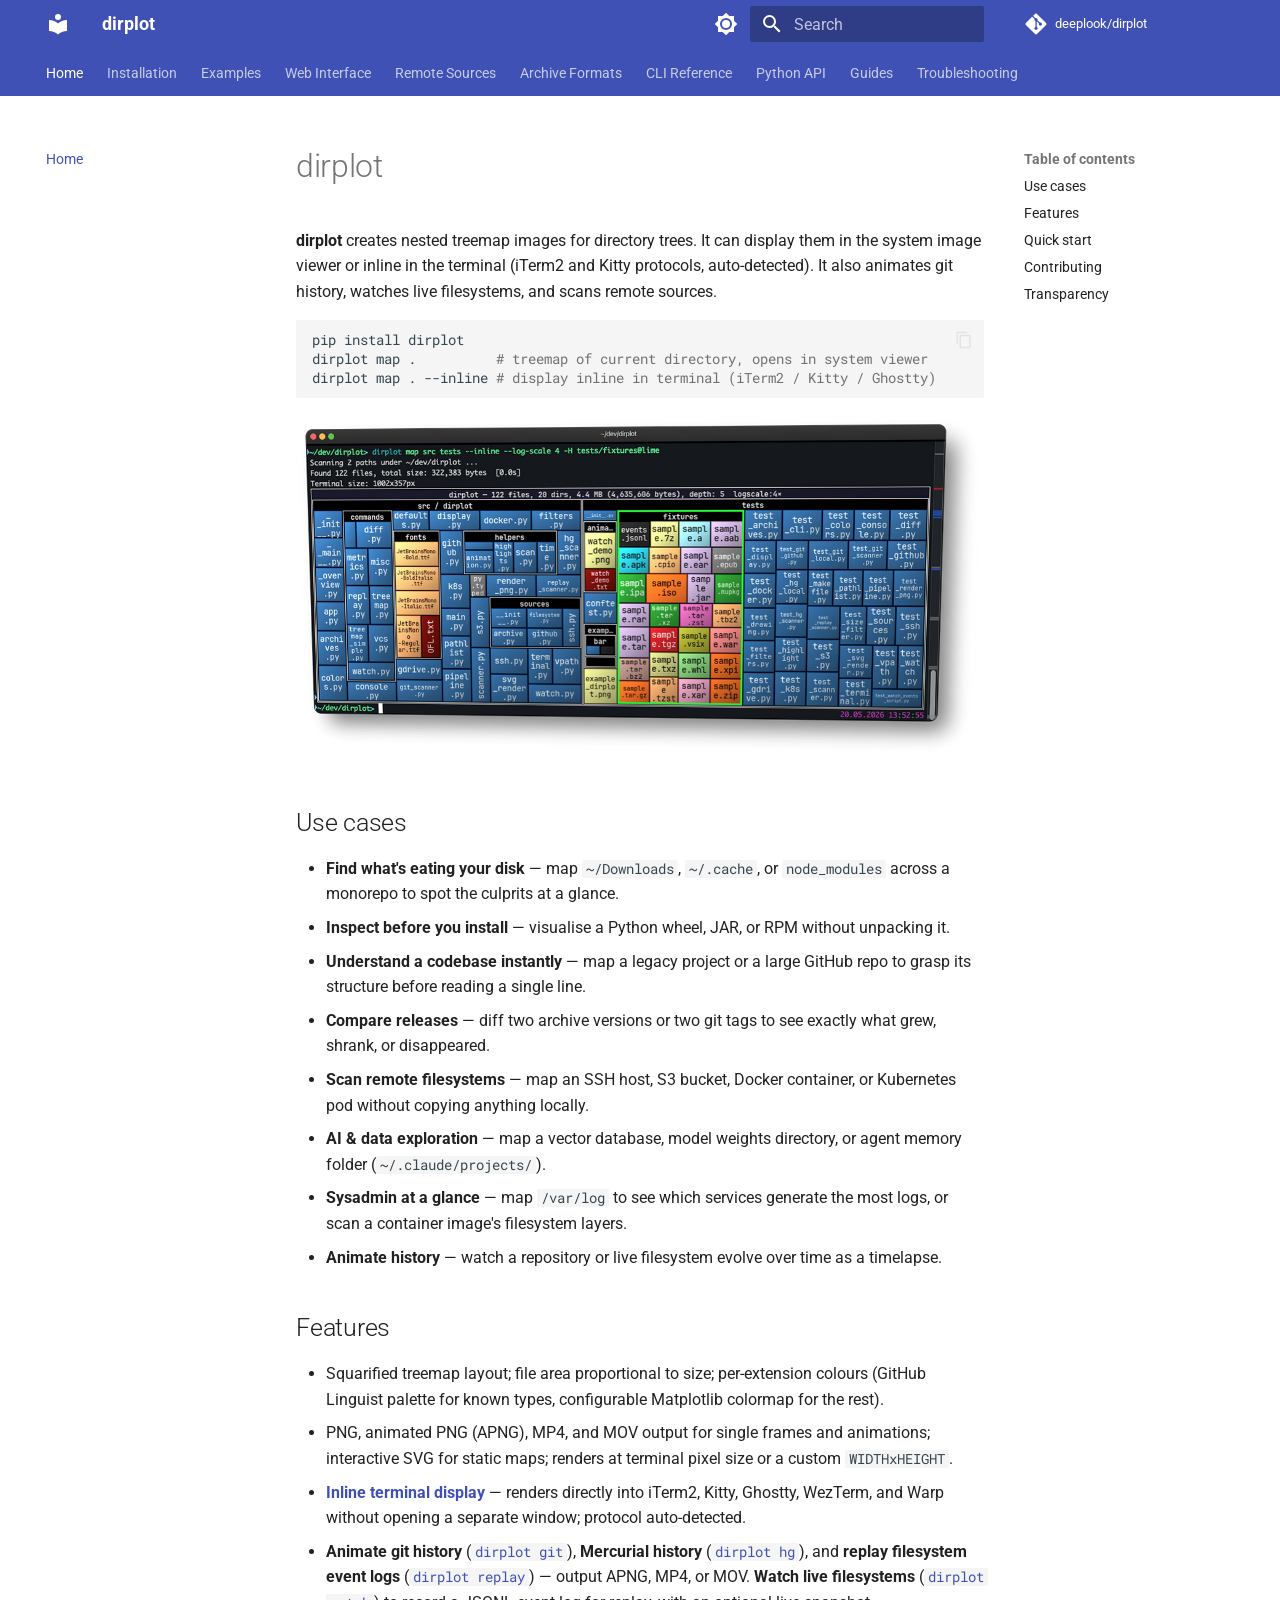
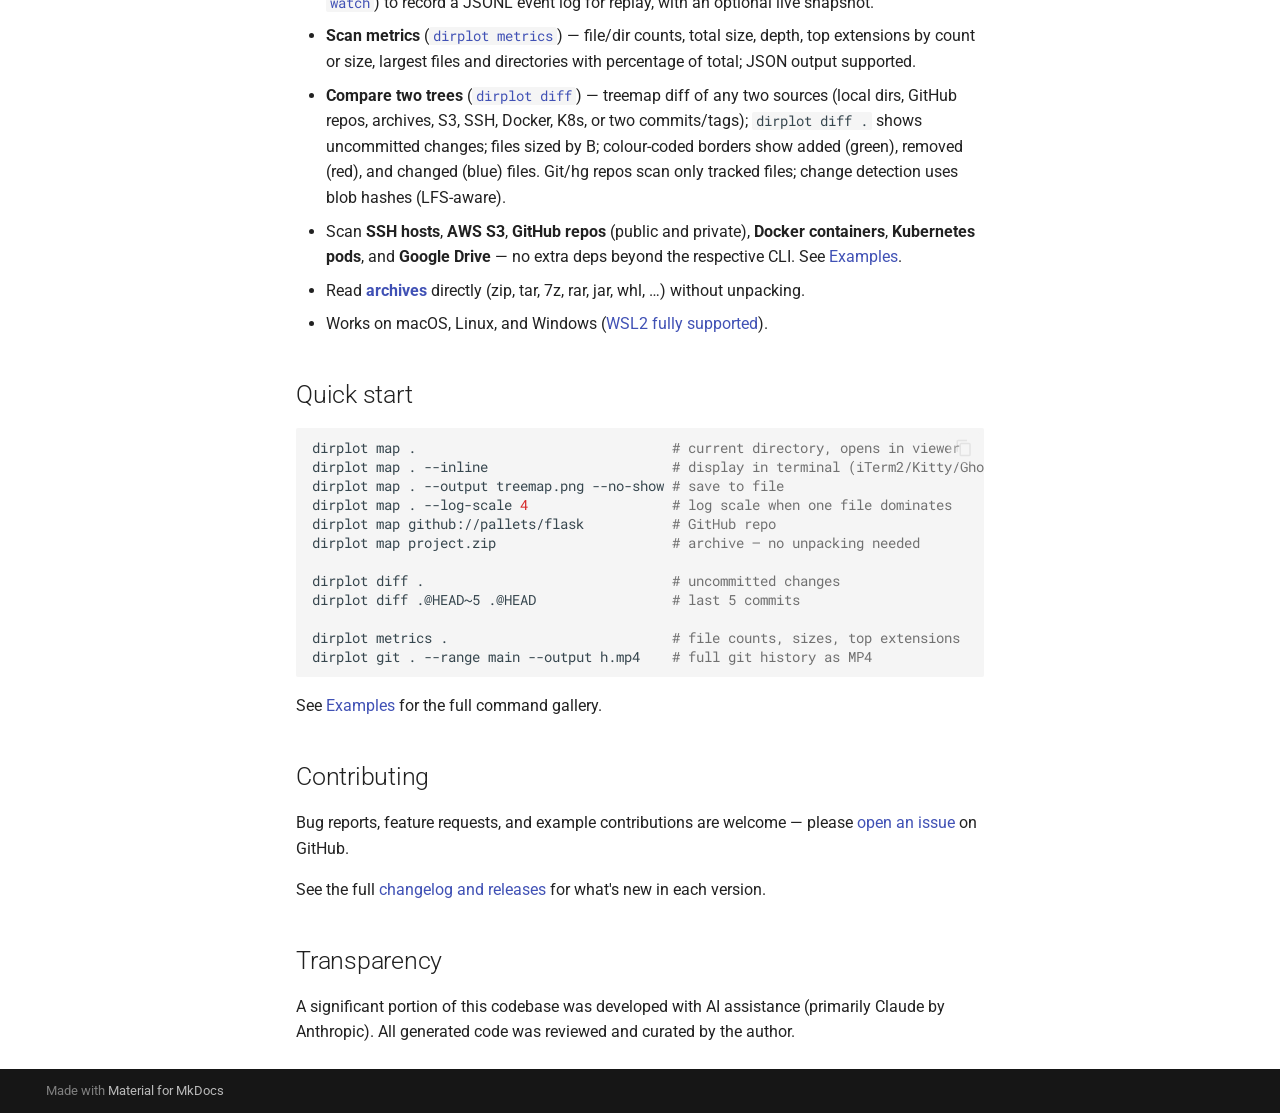
<file: index.html>
<!doctype html>
<html lang="en" class="no-js">
  <head>
    
      <meta charset="utf-8">
      <meta name="viewport" content="width=device-width,initial-scale=1">
      
        <meta name="description" content="Nested treemap visualizations for directory trees and archives">
      
      
      
        <link rel="canonical" href="https://deeplook.github.io/dirplot/">
      
      
      
        <link rel="next" href="installation/">
      
      
        
      
      
      <link rel="icon" href="assets/images/favicon.png">
      <meta name="generator" content="mkdocs-1.6.1, mkdocs-material-9.7.7">
    
    
      
        <title>dirplot</title>
      
    
    
      <link rel="stylesheet" href="assets/stylesheets/main.ec1eaa64.min.css">
      
        
        <link rel="stylesheet" href="assets/stylesheets/palette.ab4e12ef.min.css">
      
      


    
    
      
    
    
      
        
        
        <link rel="preconnect" href="https://fonts.gstatic.com" crossorigin>
        <link rel="stylesheet" href="https://fonts.googleapis.com/css?family=Roboto:300,300i,400,400i,700,700i%7CRoboto+Mono:400,400i,700,700i&display=fallback">
        <style>:root{--md-text-font:"Roboto";--md-code-font:"Roboto Mono"}</style>
      
    
    
    <script>__md_scope=new URL(".",location),__md_hash=e=>[...e].reduce(((e,_)=>(e<<5)-e+_.charCodeAt(0)),0),__md_get=(e,_=localStorage,t=__md_scope)=>JSON.parse(_.getItem(t.pathname+"."+e)),__md_set=(e,_,t=localStorage,a=__md_scope)=>{try{t.setItem(a.pathname+"."+e,JSON.stringify(_))}catch(e){}}</script>
    
      

    
    
  </head>
  
  
    
    
      
    
    
    
    
    <body dir="ltr" data-md-color-scheme="default" data-md-color-primary="indigo" data-md-color-accent="indigo">
  
    
    <input class="md-toggle" data-md-toggle="drawer" type="checkbox" id="__drawer" autocomplete="off">
    <input class="md-toggle" data-md-toggle="search" type="checkbox" id="__search" autocomplete="off">
    <label class="md-overlay" for="__drawer"></label>
    <div data-md-component="skip">
      
        
        <a href="#dirplot" class="md-skip">
          Skip to content
        </a>
      
    </div>
    <div data-md-component="announce">
      
    </div>
    
    
      

<header class="md-header" data-md-component="header">
  <nav class="md-header__inner md-grid" aria-label="Header">
    <a href="." title="dirplot" class="md-header__button md-logo" aria-label="dirplot" data-md-component="logo">
      
  
  <svg xmlns="http://www.w3.org/2000/svg" viewBox="0 0 24 24"><path d="M12 8a3 3 0 0 0 3-3 3 3 0 0 0-3-3 3 3 0 0 0-3 3 3 3 0 0 0 3 3m0 3.54C9.64 9.35 6.5 8 3 8v11c3.5 0 6.64 1.35 9 3.54 2.36-2.19 5.5-3.54 9-3.54V8c-3.5 0-6.64 1.35-9 3.54"/></svg>

    </a>
    <label class="md-header__button md-icon" for="__drawer">
      
      <svg xmlns="http://www.w3.org/2000/svg" viewBox="0 0 24 24"><path d="M3 6h18v2H3zm0 5h18v2H3zm0 5h18v2H3z"/></svg>
    </label>
    <div class="md-header__title" data-md-component="header-title">
      <div class="md-header__ellipsis">
        <div class="md-header__topic">
          <span class="md-ellipsis">
            dirplot
          </span>
        </div>
        <div class="md-header__topic" data-md-component="header-topic">
          <span class="md-ellipsis">
            
              Home
            
          </span>
        </div>
      </div>
    </div>
    
      
        <form class="md-header__option" data-md-component="palette">
  
    
    
    
    <input class="md-option" data-md-color-media="" data-md-color-scheme="default" data-md-color-primary="indigo" data-md-color-accent="indigo"  aria-label="Switch to dark mode"  type="radio" name="__palette" id="__palette_0">
    
      <label class="md-header__button md-icon" title="Switch to dark mode" for="__palette_1" hidden>
        <svg xmlns="http://www.w3.org/2000/svg" viewBox="0 0 24 24"><path d="M12 8a4 4 0 0 0-4 4 4 4 0 0 0 4 4 4 4 0 0 0 4-4 4 4 0 0 0-4-4m0 10a6 6 0 0 1-6-6 6 6 0 0 1 6-6 6 6 0 0 1 6 6 6 6 0 0 1-6 6m8-9.31V4h-4.69L12 .69 8.69 4H4v4.69L.69 12 4 15.31V20h4.69L12 23.31 15.31 20H20v-4.69L23.31 12z"/></svg>
      </label>
    
  
    
    
    
    <input class="md-option" data-md-color-media="" data-md-color-scheme="slate" data-md-color-primary="indigo" data-md-color-accent="indigo"  aria-label="Switch to light mode"  type="radio" name="__palette" id="__palette_1">
    
      <label class="md-header__button md-icon" title="Switch to light mode" for="__palette_0" hidden>
        <svg xmlns="http://www.w3.org/2000/svg" viewBox="0 0 24 24"><path d="M12 18c-.89 0-1.74-.2-2.5-.55C11.56 16.5 13 14.42 13 12s-1.44-4.5-3.5-5.45C10.26 6.2 11.11 6 12 6a6 6 0 0 1 6 6 6 6 0 0 1-6 6m8-9.31V4h-4.69L12 .69 8.69 4H4v4.69L.69 12 4 15.31V20h4.69L12 23.31 15.31 20H20v-4.69L23.31 12z"/></svg>
      </label>
    
  
</form>
      
    
    
      <script>var palette=__md_get("__palette");if(palette&&palette.color){if("(prefers-color-scheme)"===palette.color.media){var media=matchMedia("(prefers-color-scheme: light)"),input=document.querySelector(media.matches?"[data-md-color-media='(prefers-color-scheme: light)']":"[data-md-color-media='(prefers-color-scheme: dark)']");palette.color.media=input.getAttribute("data-md-color-media"),palette.color.scheme=input.getAttribute("data-md-color-scheme"),palette.color.primary=input.getAttribute("data-md-color-primary"),palette.color.accent=input.getAttribute("data-md-color-accent")}for(var[key,value]of Object.entries(palette.color))document.body.setAttribute("data-md-color-"+key,value)}</script>
    
    
    
      
      
        <label class="md-header__button md-icon" for="__search">
          
          <svg xmlns="http://www.w3.org/2000/svg" viewBox="0 0 24 24"><path d="M9.5 3A6.5 6.5 0 0 1 16 9.5c0 1.61-.59 3.09-1.56 4.23l.27.27h.79l5 5-1.5 1.5-5-5v-.79l-.27-.27A6.52 6.52 0 0 1 9.5 16 6.5 6.5 0 0 1 3 9.5 6.5 6.5 0 0 1 9.5 3m0 2C7 5 5 7 5 9.5S7 14 9.5 14 14 12 14 9.5 12 5 9.5 5"/></svg>
        </label>
        <div class="md-search" data-md-component="search" role="dialog">
  <label class="md-search__overlay" for="__search"></label>
  <div class="md-search__inner" role="search">
    <form class="md-search__form" name="search">
      <input type="text" class="md-search__input" name="query" aria-label="Search" placeholder="Search" autocapitalize="off" autocorrect="off" autocomplete="off" spellcheck="false" data-md-component="search-query" required>
      <label class="md-search__icon md-icon" for="__search">
        
        <svg xmlns="http://www.w3.org/2000/svg" viewBox="0 0 24 24"><path d="M9.5 3A6.5 6.5 0 0 1 16 9.5c0 1.61-.59 3.09-1.56 4.23l.27.27h.79l5 5-1.5 1.5-5-5v-.79l-.27-.27A6.52 6.52 0 0 1 9.5 16 6.5 6.5 0 0 1 3 9.5 6.5 6.5 0 0 1 9.5 3m0 2C7 5 5 7 5 9.5S7 14 9.5 14 14 12 14 9.5 12 5 9.5 5"/></svg>
        
        <svg xmlns="http://www.w3.org/2000/svg" viewBox="0 0 24 24"><path d="M20 11v2H8l5.5 5.5-1.42 1.42L4.16 12l7.92-7.92L13.5 5.5 8 11z"/></svg>
      </label>
      <nav class="md-search__options" aria-label="Search">
        
        <button type="reset" class="md-search__icon md-icon" title="Clear" aria-label="Clear" tabindex="-1">
          
          <svg xmlns="http://www.w3.org/2000/svg" viewBox="0 0 24 24"><path d="M19 6.41 17.59 5 12 10.59 6.41 5 5 6.41 10.59 12 5 17.59 6.41 19 12 13.41 17.59 19 19 17.59 13.41 12z"/></svg>
        </button>
      </nav>
      
        <div class="md-search__suggest" data-md-component="search-suggest"></div>
      
    </form>
    <div class="md-search__output">
      <div class="md-search__scrollwrap" tabindex="0" data-md-scrollfix>
        <div class="md-search-result" data-md-component="search-result">
          <div class="md-search-result__meta">
            Initializing search
          </div>
          <ol class="md-search-result__list" role="presentation"></ol>
        </div>
      </div>
    </div>
  </div>
</div>
      
    
    
      <div class="md-header__source">
        <a href="https://github.com/deeplook/dirplot" title="Go to repository" class="md-source" data-md-component="source">
  <div class="md-source__icon md-icon">
    
    <svg xmlns="http://www.w3.org/2000/svg" viewBox="0 0 448 512"><!--! Font Awesome Free 7.1.0 by @fontawesome - https://fontawesome.com License - https://fontawesome.com/license/free (Icons: CC BY 4.0, Fonts: SIL OFL 1.1, Code: MIT License) Copyright 2025 Fonticons, Inc.--><path d="M439.6 236.1 244 40.5c-5.4-5.5-12.8-8.5-20.4-8.5s-15 3-20.4 8.4L162.5 81l51.5 51.5c27.1-9.1 52.7 16.8 43.4 43.7l49.7 49.7c34.2-11.8 61.2 31 35.5 56.7-26.5 26.5-70.2-2.9-56-37.3L240.3 199v121.9c25.3 12.5 22.3 41.8 9.1 55-6.4 6.4-15.2 10.1-24.3 10.1s-17.8-3.6-24.3-10.1c-17.6-17.6-11.1-46.9 11.2-56v-123c-20.8-8.5-24.6-30.7-18.6-45L142.6 101 8.5 235.1C3 240.6 0 247.9 0 255.5s3 15 8.5 20.4l195.6 195.7c5.4 5.4 12.7 8.4 20.4 8.4s15-3 20.4-8.4l194.7-194.7c5.4-5.4 8.4-12.8 8.4-20.4s-3-15-8.4-20.4"/></svg>
  </div>
  <div class="md-source__repository">
    deeplook/dirplot
  </div>
</a>
      </div>
    
  </nav>
  
</header>
    
    <div class="md-container" data-md-component="container">
      
      
        
          
            
<nav class="md-tabs" aria-label="Tabs" data-md-component="tabs">
  <div class="md-grid">
    <ul class="md-tabs__list">
      
        
  
  
  
    
  
  
    <li class="md-tabs__item md-tabs__item--active">
      <a href="." class="md-tabs__link">
        
  
  
    
  
  Home

      </a>
    </li>
  

      
        
  
  
  
  
    <li class="md-tabs__item">
      <a href="installation/" class="md-tabs__link">
        
  
  
    
  
  Installation

      </a>
    </li>
  

      
        
  
  
  
  
    <li class="md-tabs__item">
      <a href="examples/" class="md-tabs__link">
        
  
  
    
  
  Examples

      </a>
    </li>
  

      
        
  
  
  
  
    <li class="md-tabs__item">
      <a href="serve/" class="md-tabs__link">
        
  
  
    
  
  Web Interface

      </a>
    </li>
  

      
        
  
  
  
  
    <li class="md-tabs__item">
      <a href="remote-sources/" class="md-tabs__link">
        
  
  
    
  
  Remote Sources

      </a>
    </li>
  

      
        
  
  
  
  
    <li class="md-tabs__item">
      <a href="archives/" class="md-tabs__link">
        
  
  
    
  
  Archive Formats

      </a>
    </li>
  

      
        
  
  
  
  
    <li class="md-tabs__item">
      <a href="cli/" class="md-tabs__link">
        
  
  
    
  
  CLI Reference

      </a>
    </li>
  

      
        
  
  
  
  
    <li class="md-tabs__item">
      <a href="api/" class="md-tabs__link">
        
  
  
    
  
  Python API

      </a>
    </li>
  

      
        
  
  
  
  
    <li class="md-tabs__item">
      <a href="guides/" class="md-tabs__link">
        
  
  
    
  
  Guides

      </a>
    </li>
  

      
        
  
  
  
  
    <li class="md-tabs__item">
      <a href="troubleshooting/" class="md-tabs__link">
        
  
  
    
  
  Troubleshooting

      </a>
    </li>
  

      
    </ul>
  </div>
</nav>
          
        
      
      <main class="md-main" data-md-component="main">
        <div class="md-main__inner md-grid">
          
            
              
              <div class="md-sidebar md-sidebar--primary" data-md-component="sidebar" data-md-type="navigation" >
                <div class="md-sidebar__scrollwrap">
                  <div class="md-sidebar__inner">
                    


  


<nav class="md-nav md-nav--primary md-nav--lifted" aria-label="Navigation" data-md-level="0">
  <label class="md-nav__title" for="__drawer">
    <a href="." title="dirplot" class="md-nav__button md-logo" aria-label="dirplot" data-md-component="logo">
      
  
  <svg xmlns="http://www.w3.org/2000/svg" viewBox="0 0 24 24"><path d="M12 8a3 3 0 0 0 3-3 3 3 0 0 0-3-3 3 3 0 0 0-3 3 3 3 0 0 0 3 3m0 3.54C9.64 9.35 6.5 8 3 8v11c3.5 0 6.64 1.35 9 3.54 2.36-2.19 5.5-3.54 9-3.54V8c-3.5 0-6.64 1.35-9 3.54"/></svg>

    </a>
    dirplot
  </label>
  
    <div class="md-nav__source">
      <a href="https://github.com/deeplook/dirplot" title="Go to repository" class="md-source" data-md-component="source">
  <div class="md-source__icon md-icon">
    
    <svg xmlns="http://www.w3.org/2000/svg" viewBox="0 0 448 512"><!--! Font Awesome Free 7.1.0 by @fontawesome - https://fontawesome.com License - https://fontawesome.com/license/free (Icons: CC BY 4.0, Fonts: SIL OFL 1.1, Code: MIT License) Copyright 2025 Fonticons, Inc.--><path d="M439.6 236.1 244 40.5c-5.4-5.5-12.8-8.5-20.4-8.5s-15 3-20.4 8.4L162.5 81l51.5 51.5c27.1-9.1 52.7 16.8 43.4 43.7l49.7 49.7c34.2-11.8 61.2 31 35.5 56.7-26.5 26.5-70.2-2.9-56-37.3L240.3 199v121.9c25.3 12.5 22.3 41.8 9.1 55-6.4 6.4-15.2 10.1-24.3 10.1s-17.8-3.6-24.3-10.1c-17.6-17.6-11.1-46.9 11.2-56v-123c-20.8-8.5-24.6-30.7-18.6-45L142.6 101 8.5 235.1C3 240.6 0 247.9 0 255.5s3 15 8.5 20.4l195.6 195.7c5.4 5.4 12.7 8.4 20.4 8.4s15-3 20.4-8.4l194.7-194.7c5.4-5.4 8.4-12.8 8.4-20.4s-3-15-8.4-20.4"/></svg>
  </div>
  <div class="md-source__repository">
    deeplook/dirplot
  </div>
</a>
    </div>
  
  <ul class="md-nav__list" data-md-scrollfix>
    
      
      
  
  
    
  
  
  
    <li class="md-nav__item md-nav__item--active">
      
      <input class="md-nav__toggle md-toggle" type="checkbox" id="__toc">
      
      
        
      
      
        <label class="md-nav__link md-nav__link--active" for="__toc">
          
  
  
  <span class="md-ellipsis">
    
  
    Home
  

    
  </span>
  
  

          <span class="md-nav__icon md-icon"></span>
        </label>
      
      <a href="." class="md-nav__link md-nav__link--active">
        
  
  
  <span class="md-ellipsis">
    
  
    Home
  

    
  </span>
  
  

      </a>
      
        

<nav class="md-nav md-nav--secondary" aria-label="Table of contents">
  
  
  
    
  
  
    <label class="md-nav__title" for="__toc">
      <span class="md-nav__icon md-icon"></span>
      Table of contents
    </label>
    <ul class="md-nav__list" data-md-component="toc" data-md-scrollfix>
      
        <li class="md-nav__item">
  <a href="#use-cases" class="md-nav__link">
    <span class="md-ellipsis">
      
        Use cases
      
    </span>
  </a>
  
</li>
      
        <li class="md-nav__item">
  <a href="#features" class="md-nav__link">
    <span class="md-ellipsis">
      
        Features
      
    </span>
  </a>
  
</li>
      
        <li class="md-nav__item">
  <a href="#quick-start" class="md-nav__link">
    <span class="md-ellipsis">
      
        Quick start
      
    </span>
  </a>
  
</li>
      
        <li class="md-nav__item">
  <a href="#contributing" class="md-nav__link">
    <span class="md-ellipsis">
      
        Contributing
      
    </span>
  </a>
  
</li>
      
        <li class="md-nav__item">
  <a href="#transparency" class="md-nav__link">
    <span class="md-ellipsis">
      
        Transparency
      
    </span>
  </a>
  
</li>
      
    </ul>
  
</nav>
      
    </li>
  

    
      
      
  
  
  
  
    <li class="md-nav__item">
      <a href="installation/" class="md-nav__link">
        
  
  
  <span class="md-ellipsis">
    
  
    Installation
  

    
  </span>
  
  

      </a>
    </li>
  

    
      
      
  
  
  
  
    <li class="md-nav__item">
      <a href="examples/" class="md-nav__link">
        
  
  
  <span class="md-ellipsis">
    
  
    Examples
  

    
  </span>
  
  

      </a>
    </li>
  

    
      
      
  
  
  
  
    <li class="md-nav__item">
      <a href="serve/" class="md-nav__link">
        
  
  
  <span class="md-ellipsis">
    
  
    Web Interface
  

    
  </span>
  
  

      </a>
    </li>
  

    
      
      
  
  
  
  
    <li class="md-nav__item">
      <a href="remote-sources/" class="md-nav__link">
        
  
  
  <span class="md-ellipsis">
    
  
    Remote Sources
  

    
  </span>
  
  

      </a>
    </li>
  

    
      
      
  
  
  
  
    <li class="md-nav__item">
      <a href="archives/" class="md-nav__link">
        
  
  
  <span class="md-ellipsis">
    
  
    Archive Formats
  

    
  </span>
  
  

      </a>
    </li>
  

    
      
      
  
  
  
  
    <li class="md-nav__item">
      <a href="cli/" class="md-nav__link">
        
  
  
  <span class="md-ellipsis">
    
  
    CLI Reference
  

    
  </span>
  
  

      </a>
    </li>
  

    
      
      
  
  
  
  
    <li class="md-nav__item">
      <a href="api/" class="md-nav__link">
        
  
  
  <span class="md-ellipsis">
    
  
    Python API
  

    
  </span>
  
  

      </a>
    </li>
  

    
      
      
  
  
  
  
    <li class="md-nav__item">
      <a href="guides/" class="md-nav__link">
        
  
  
  <span class="md-ellipsis">
    
  
    Guides
  

    
  </span>
  
  

      </a>
    </li>
  

    
      
      
  
  
  
  
    <li class="md-nav__item">
      <a href="troubleshooting/" class="md-nav__link">
        
  
  
  <span class="md-ellipsis">
    
  
    Troubleshooting
  

    
  </span>
  
  

      </a>
    </li>
  

    
  </ul>
</nav>
                  </div>
                </div>
              </div>
            
            
              
              <div class="md-sidebar md-sidebar--secondary" data-md-component="sidebar" data-md-type="toc" >
                <div class="md-sidebar__scrollwrap">
                  <div class="md-sidebar__inner">
                    

<nav class="md-nav md-nav--secondary" aria-label="Table of contents">
  
  
  
    
  
  
    <label class="md-nav__title" for="__toc">
      <span class="md-nav__icon md-icon"></span>
      Table of contents
    </label>
    <ul class="md-nav__list" data-md-component="toc" data-md-scrollfix>
      
        <li class="md-nav__item">
  <a href="#use-cases" class="md-nav__link">
    <span class="md-ellipsis">
      
        Use cases
      
    </span>
  </a>
  
</li>
      
        <li class="md-nav__item">
  <a href="#features" class="md-nav__link">
    <span class="md-ellipsis">
      
        Features
      
    </span>
  </a>
  
</li>
      
        <li class="md-nav__item">
  <a href="#quick-start" class="md-nav__link">
    <span class="md-ellipsis">
      
        Quick start
      
    </span>
  </a>
  
</li>
      
        <li class="md-nav__item">
  <a href="#contributing" class="md-nav__link">
    <span class="md-ellipsis">
      
        Contributing
      
    </span>
  </a>
  
</li>
      
        <li class="md-nav__item">
  <a href="#transparency" class="md-nav__link">
    <span class="md-ellipsis">
      
        Transparency
      
    </span>
  </a>
  
</li>
      
    </ul>
  
</nav>
                  </div>
                </div>
              </div>
            
          
          
            <div class="md-content" data-md-component="content">
              
              <article class="md-content__inner md-typeset">
                
                  


  
  


<h1 id="dirplot">dirplot<a class="headerlink" href="#dirplot" title="Permanent link">&para;</a></h1>
<p><strong>dirplot</strong> creates nested treemap images for directory trees. It can display them in the system image viewer or inline in the terminal (iTerm2 and Kitty protocols, auto-detected). It also animates git history, watches live filesystems, and scans remote sources.</p>
<div class="highlight"><pre><span></span><code><a id="__codelineno-0-1" name="__codelineno-0-1" href="#__codelineno-0-1"></a>pip<span class="w"> </span>install<span class="w"> </span>dirplot
<a id="__codelineno-0-2" name="__codelineno-0-2" href="#__codelineno-0-2"></a>dirplot<span class="w"> </span>map<span class="w"> </span>.<span class="w">          </span><span class="c1"># treemap of current directory, opens in system viewer</span>
<a id="__codelineno-0-3" name="__codelineno-0-3" href="#__codelineno-0-3"></a>dirplot<span class="w"> </span>map<span class="w"> </span>.<span class="w"> </span>--inline<span class="w"> </span><span class="c1"># display inline in terminal (iTerm2 / Kitty / Ghostty)</span>
</code></pre></div>
<p><img alt="dirplot output" src="images/dirplot.png" /></p>
<h2 id="use-cases">Use cases<a class="headerlink" href="#use-cases" title="Permanent link">&para;</a></h2>
<ul>
<li><strong>Find what's eating your disk</strong> — map <code>~/Downloads</code>, <code>~/.cache</code>, or <code>node_modules</code> across a monorepo to spot the culprits at a glance.</li>
<li><strong>Inspect before you install</strong> — visualise a Python wheel, JAR, or RPM without unpacking it.</li>
<li><strong>Understand a codebase instantly</strong> — map a legacy project or a large GitHub repo to grasp its structure before reading a single line.</li>
<li><strong>Compare releases</strong> — diff two archive versions or two git tags to see exactly what grew, shrank, or disappeared.</li>
<li><strong>Scan remote filesystems</strong> — map an SSH host, S3 bucket, Docker container, or Kubernetes pod without copying anything locally.</li>
<li><strong>AI &amp; data exploration</strong> — map a vector database, model weights directory, or agent memory folder (<code>~/.claude/projects/</code>).</li>
<li><strong>Sysadmin at a glance</strong> — map <code>/var/log</code> to see which services generate the most logs, or scan a container image's filesystem layers.</li>
<li><strong>Animate history</strong> — watch a repository or live filesystem evolve over time as a timelapse.</li>
</ul>
<h2 id="features">Features<a class="headerlink" href="#features" title="Permanent link">&para;</a></h2>
<ul>
<li>Squarified treemap layout; file area proportional to size; per-extension colours (GitHub Linguist palette for known types, configurable Matplotlib colormap for the rest).</li>
<li>PNG, animated PNG (APNG), MP4, and MOV output for single frames and animations; interactive SVG for static maps; renders at terminal pixel size or a custom <code>WIDTHxHEIGHT</code>.</li>
<li><strong><a href="guides/#inline-terminal-display">Inline terminal display</a></strong> — renders directly into iTerm2, Kitty, Ghostty, WezTerm, and Warp without opening a separate window; protocol auto-detected.</li>
<li><strong>Animate git history</strong> (<a href="cli/#dirplot-git--git-history-treemap"><code>dirplot git</code></a>), <strong>Mercurial history</strong> (<a href="cli/#dirplot-hg--mercurial-history-treemap"><code>dirplot hg</code></a>), and <strong>replay filesystem event logs</strong> (<a href="cli/#dirplot-replay--event-log-replay"><code>dirplot replay</code></a>) — output APNG, MP4, or MOV. <strong>Watch live filesystems</strong> (<a href="cli/#dirplot-watch--live-watch-mode"><code>dirplot watch</code></a>) to record a JSONL event log for replay, with an optional live snapshot.</li>
<li><strong>Scan metrics</strong> (<a href="cli/#dirplot-metrics--directory-metrics"><code>dirplot metrics</code></a>) — file/dir counts, total size, depth, top extensions by count or size, largest files and directories with percentage of total; JSON output supported.</li>
<li><strong>Compare two trees</strong> (<a href="cli/#dirplot-diff--compare-two-directory-trees"><code>dirplot diff</code></a>) — treemap diff of any two sources (local dirs, GitHub repos, archives, S3, SSH, Docker, K8s, or two commits/tags); <code>dirplot diff .</code> shows uncommitted changes; files sized by B; colour-coded borders show added (green), removed (red), and changed (blue) files. Git/hg repos scan only tracked files; change detection uses blob hashes (LFS-aware).</li>
<li>Scan <strong>SSH hosts</strong>, <strong>AWS S3</strong>, <strong>GitHub repos</strong> (public and private), <strong>Docker containers</strong>, <strong>Kubernetes pods</strong>, and <strong>Google Drive</strong> — no extra deps beyond the respective CLI. See <a href="examples/">Examples</a>.</li>
<li>Read <strong><a href="archives/">archives</a></strong> directly (zip, tar, 7z, rar, jar, whl, …) without unpacking.</li>
<li>Works on macOS, Linux, and Windows (<a href="troubleshooting/#windows--wsl2-notes">WSL2 fully supported</a>).</li>
</ul>
<h2 id="quick-start">Quick start<a class="headerlink" href="#quick-start" title="Permanent link">&para;</a></h2>
<div class="highlight"><pre><span></span><code><a id="__codelineno-1-1" name="__codelineno-1-1" href="#__codelineno-1-1"></a>dirplot<span class="w"> </span>map<span class="w"> </span>.<span class="w">                                </span><span class="c1"># current directory, opens in viewer</span>
<a id="__codelineno-1-2" name="__codelineno-1-2" href="#__codelineno-1-2"></a>dirplot<span class="w"> </span>map<span class="w"> </span>.<span class="w"> </span>--inline<span class="w">                       </span><span class="c1"># display in terminal (iTerm2/Kitty/Ghostty)</span>
<a id="__codelineno-1-3" name="__codelineno-1-3" href="#__codelineno-1-3"></a>dirplot<span class="w"> </span>map<span class="w"> </span>.<span class="w"> </span>--output<span class="w"> </span>treemap.png<span class="w"> </span>--no-show<span class="w"> </span><span class="c1"># save to file</span>
<a id="__codelineno-1-4" name="__codelineno-1-4" href="#__codelineno-1-4"></a>dirplot<span class="w"> </span>map<span class="w"> </span>.<span class="w"> </span>--log-scale<span class="w"> </span><span class="m">4</span><span class="w">                  </span><span class="c1"># log scale when one file dominates</span>
<a id="__codelineno-1-5" name="__codelineno-1-5" href="#__codelineno-1-5"></a>dirplot<span class="w"> </span>map<span class="w"> </span>github://pallets/flask<span class="w">           </span><span class="c1"># GitHub repo</span>
<a id="__codelineno-1-6" name="__codelineno-1-6" href="#__codelineno-1-6"></a>dirplot<span class="w"> </span>map<span class="w"> </span>project.zip<span class="w">                      </span><span class="c1"># archive — no unpacking needed</span>
<a id="__codelineno-1-7" name="__codelineno-1-7" href="#__codelineno-1-7"></a>
<a id="__codelineno-1-8" name="__codelineno-1-8" href="#__codelineno-1-8"></a>dirplot<span class="w"> </span>diff<span class="w"> </span>.<span class="w">                               </span><span class="c1"># uncommitted changes</span>
<a id="__codelineno-1-9" name="__codelineno-1-9" href="#__codelineno-1-9"></a>dirplot<span class="w"> </span>diff<span class="w"> </span>.@HEAD~5<span class="w"> </span>.@HEAD<span class="w">                 </span><span class="c1"># last 5 commits</span>
<a id="__codelineno-1-10" name="__codelineno-1-10" href="#__codelineno-1-10"></a>
<a id="__codelineno-1-11" name="__codelineno-1-11" href="#__codelineno-1-11"></a>dirplot<span class="w"> </span>metrics<span class="w"> </span>.<span class="w">                            </span><span class="c1"># file counts, sizes, top extensions</span>
<a id="__codelineno-1-12" name="__codelineno-1-12" href="#__codelineno-1-12"></a>dirplot<span class="w"> </span>git<span class="w"> </span>.<span class="w"> </span>--range<span class="w"> </span>main<span class="w"> </span>--output<span class="w"> </span>h.mp4<span class="w">    </span><span class="c1"># full git history as MP4</span>
</code></pre></div>
<p>See <a href="examples/">Examples</a> for the full command gallery.</p>
<h2 id="contributing">Contributing<a class="headerlink" href="#contributing" title="Permanent link">&para;</a></h2>
<p>Bug reports, feature requests, and example contributions are welcome — please <a href="https://github.com/deeplook/dirplot/issues">open an issue</a> on GitHub.</p>
<p>See the full <a href="https://github.com/deeplook/dirplot/releases">changelog and releases</a> for what's new in each version.</p>
<h2 id="transparency">Transparency<a class="headerlink" href="#transparency" title="Permanent link">&para;</a></h2>
<p>A significant portion of this codebase was developed with AI assistance (primarily Claude by Anthropic). All generated code was reviewed and curated by the author.</p>












                
              </article>
            </div>
          
          
<script>var target=document.getElementById(location.hash.slice(1));target&&target.name&&(target.checked=target.name.startsWith("__tabbed_"))</script>
        </div>
        
          <button type="button" class="md-top md-icon" data-md-component="top" hidden>
  
  <svg xmlns="http://www.w3.org/2000/svg" viewBox="0 0 24 24"><path d="M13 20h-2V8l-5.5 5.5-1.42-1.42L12 4.16l7.92 7.92-1.42 1.42L13 8z"/></svg>
  Back to top
</button>
        
      </main>
      
        <footer class="md-footer">
  
  <div class="md-footer-meta md-typeset">
    <div class="md-footer-meta__inner md-grid">
      <div class="md-copyright">
  
  
    Made with
    <a href="https://squidfunk.github.io/mkdocs-material/" target="_blank" rel="noopener">
      Material for MkDocs
    </a>
  
</div>
      
    </div>
  </div>
</footer>
      
    </div>
    <div class="md-dialog" data-md-component="dialog">
      <div class="md-dialog__inner md-typeset"></div>
    </div>
    
    
    
      
      
      <script id="__config" type="application/json">{"annotate": null, "base": ".", "features": ["navigation.tabs", "navigation.sections", "navigation.top", "navigation.indexes", "search.highlight", "search.suggest", "content.code.copy"], "search": "assets/javascripts/workers/search.2c215733.min.js", "tags": null, "translations": {"clipboard.copied": "Copied to clipboard", "clipboard.copy": "Copy to clipboard", "search.result.more.one": "1 more on this page", "search.result.more.other": "# more on this page", "search.result.none": "No matching documents", "search.result.one": "1 matching document", "search.result.other": "# matching documents", "search.result.placeholder": "Type to start searching", "search.result.term.missing": "Missing", "select.version": "Select version"}, "version": null}</script>
    
    
      <script src="assets/javascripts/bundle.d7400e89.min.js"></script>
      
    
  </body>
</html>
</file>
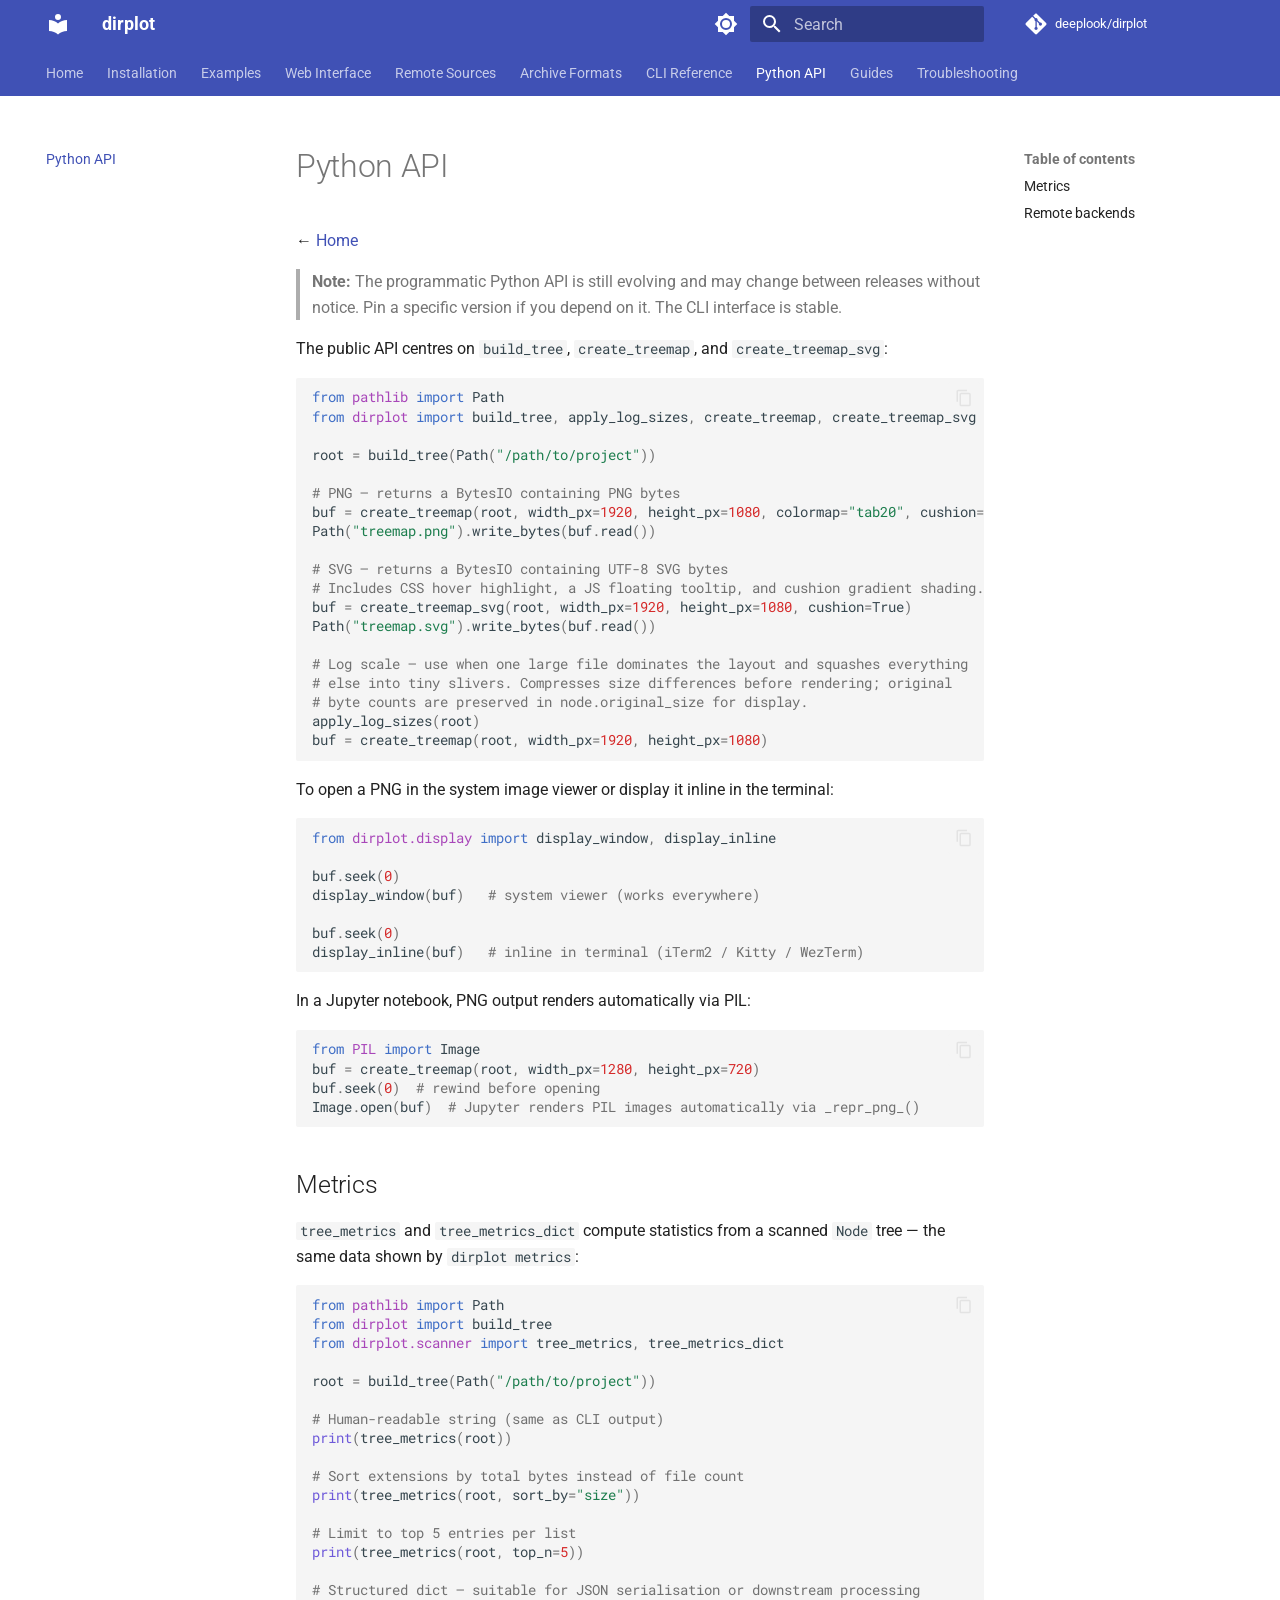
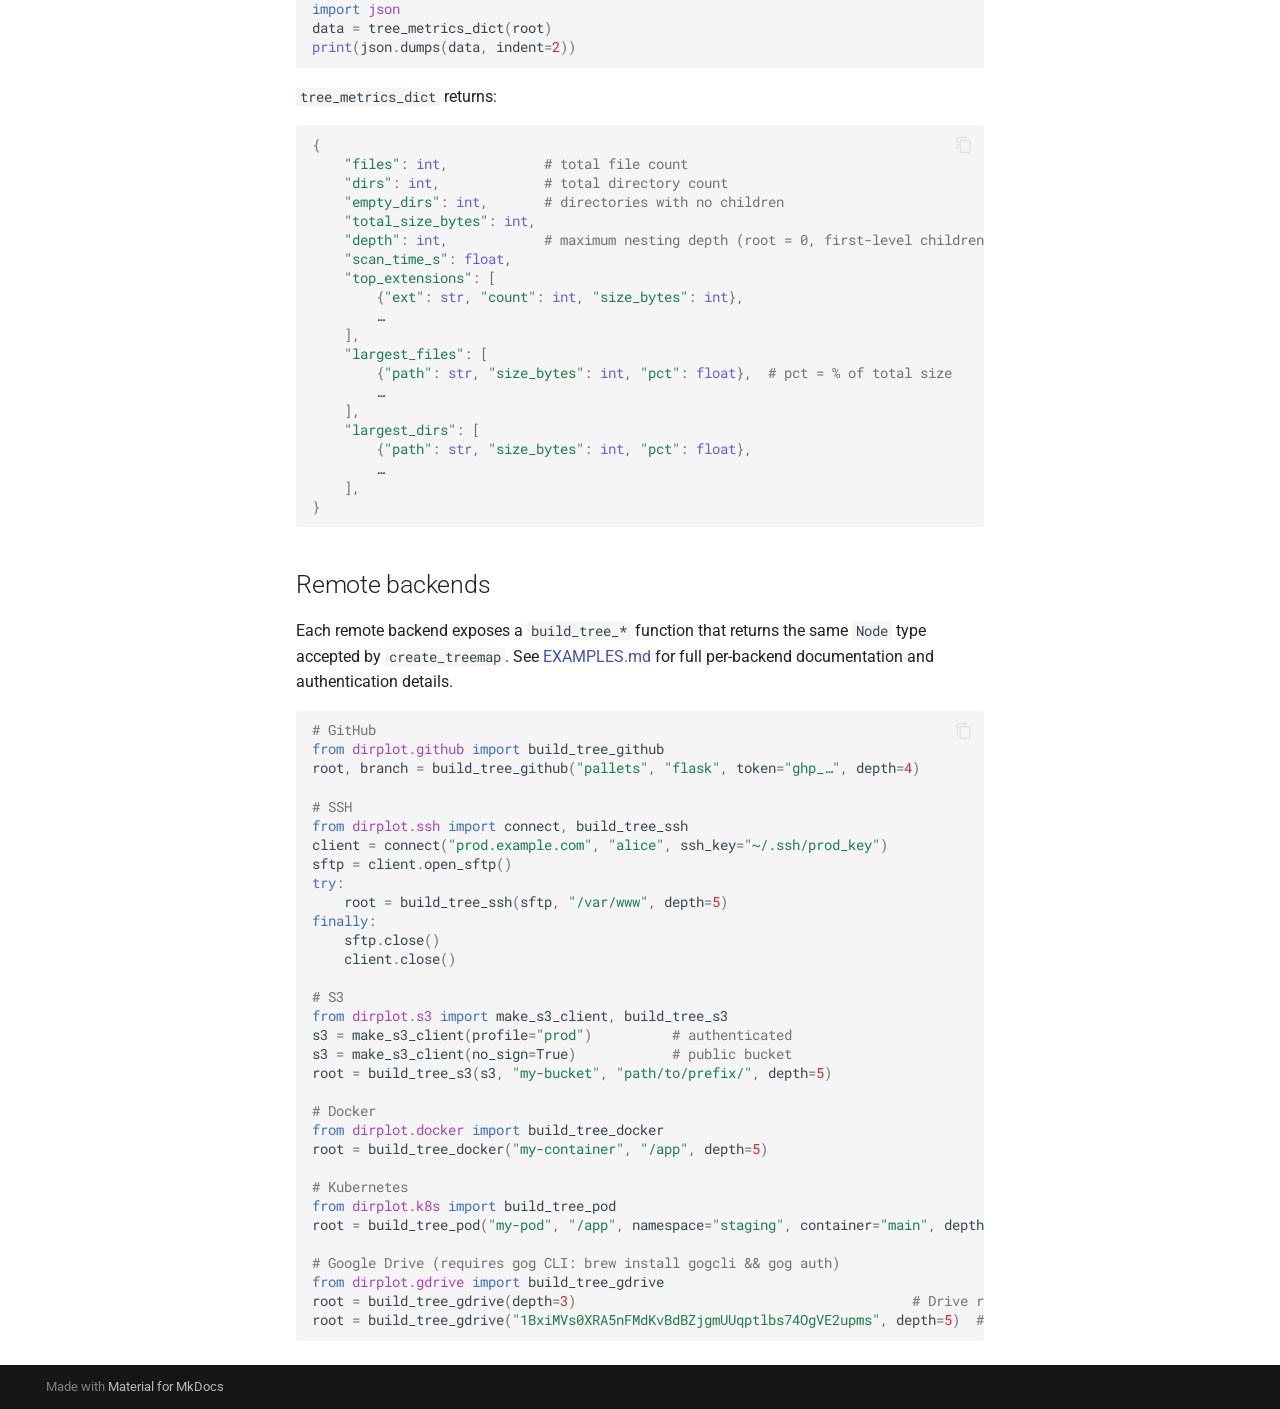
<file: api/index.html>
<!doctype html>
<html lang="en" class="no-js">
  <head>
    
      <meta charset="utf-8">
      <meta name="viewport" content="width=device-width,initial-scale=1">
      
        <meta name="description" content="Nested treemap visualizations for directory trees and archives">
      
      
      
        <link rel="canonical" href="https://deeplook.github.io/dirplot/api/">
      
      
        <link rel="prev" href="../cli/">
      
      
        <link rel="next" href="../guides/">
      
      
        
      
      
      <link rel="icon" href="../assets/images/favicon.png">
      <meta name="generator" content="mkdocs-1.6.1, mkdocs-material-9.7.7">
    
    
      
        <title>Python API - dirplot</title>
      
    
    
      <link rel="stylesheet" href="../assets/stylesheets/main.ec1eaa64.min.css">
      
        
        <link rel="stylesheet" href="../assets/stylesheets/palette.ab4e12ef.min.css">
      
      


    
    
      
    
    
      
        
        
        <link rel="preconnect" href="https://fonts.gstatic.com" crossorigin>
        <link rel="stylesheet" href="https://fonts.googleapis.com/css?family=Roboto:300,300i,400,400i,700,700i%7CRoboto+Mono:400,400i,700,700i&display=fallback">
        <style>:root{--md-text-font:"Roboto";--md-code-font:"Roboto Mono"}</style>
      
    
    
    <script>__md_scope=new URL("..",location),__md_hash=e=>[...e].reduce(((e,_)=>(e<<5)-e+_.charCodeAt(0)),0),__md_get=(e,_=localStorage,t=__md_scope)=>JSON.parse(_.getItem(t.pathname+"."+e)),__md_set=(e,_,t=localStorage,a=__md_scope)=>{try{t.setItem(a.pathname+"."+e,JSON.stringify(_))}catch(e){}}</script>
    
      

    
    
  </head>
  
  
    
    
      
    
    
    
    
    <body dir="ltr" data-md-color-scheme="default" data-md-color-primary="indigo" data-md-color-accent="indigo">
  
    
    <input class="md-toggle" data-md-toggle="drawer" type="checkbox" id="__drawer" autocomplete="off">
    <input class="md-toggle" data-md-toggle="search" type="checkbox" id="__search" autocomplete="off">
    <label class="md-overlay" for="__drawer"></label>
    <div data-md-component="skip">
      
        
        <a href="#python-api" class="md-skip">
          Skip to content
        </a>
      
    </div>
    <div data-md-component="announce">
      
    </div>
    
    
      

<header class="md-header" data-md-component="header">
  <nav class="md-header__inner md-grid" aria-label="Header">
    <a href=".." title="dirplot" class="md-header__button md-logo" aria-label="dirplot" data-md-component="logo">
      
  
  <svg xmlns="http://www.w3.org/2000/svg" viewBox="0 0 24 24"><path d="M12 8a3 3 0 0 0 3-3 3 3 0 0 0-3-3 3 3 0 0 0-3 3 3 3 0 0 0 3 3m0 3.54C9.64 9.35 6.5 8 3 8v11c3.5 0 6.64 1.35 9 3.54 2.36-2.19 5.5-3.54 9-3.54V8c-3.5 0-6.64 1.35-9 3.54"/></svg>

    </a>
    <label class="md-header__button md-icon" for="__drawer">
      
      <svg xmlns="http://www.w3.org/2000/svg" viewBox="0 0 24 24"><path d="M3 6h18v2H3zm0 5h18v2H3zm0 5h18v2H3z"/></svg>
    </label>
    <div class="md-header__title" data-md-component="header-title">
      <div class="md-header__ellipsis">
        <div class="md-header__topic">
          <span class="md-ellipsis">
            dirplot
          </span>
        </div>
        <div class="md-header__topic" data-md-component="header-topic">
          <span class="md-ellipsis">
            
              Python API
            
          </span>
        </div>
      </div>
    </div>
    
      
        <form class="md-header__option" data-md-component="palette">
  
    
    
    
    <input class="md-option" data-md-color-media="" data-md-color-scheme="default" data-md-color-primary="indigo" data-md-color-accent="indigo"  aria-label="Switch to dark mode"  type="radio" name="__palette" id="__palette_0">
    
      <label class="md-header__button md-icon" title="Switch to dark mode" for="__palette_1" hidden>
        <svg xmlns="http://www.w3.org/2000/svg" viewBox="0 0 24 24"><path d="M12 8a4 4 0 0 0-4 4 4 4 0 0 0 4 4 4 4 0 0 0 4-4 4 4 0 0 0-4-4m0 10a6 6 0 0 1-6-6 6 6 0 0 1 6-6 6 6 0 0 1 6 6 6 6 0 0 1-6 6m8-9.31V4h-4.69L12 .69 8.69 4H4v4.69L.69 12 4 15.31V20h4.69L12 23.31 15.31 20H20v-4.69L23.31 12z"/></svg>
      </label>
    
  
    
    
    
    <input class="md-option" data-md-color-media="" data-md-color-scheme="slate" data-md-color-primary="indigo" data-md-color-accent="indigo"  aria-label="Switch to light mode"  type="radio" name="__palette" id="__palette_1">
    
      <label class="md-header__button md-icon" title="Switch to light mode" for="__palette_0" hidden>
        <svg xmlns="http://www.w3.org/2000/svg" viewBox="0 0 24 24"><path d="M12 18c-.89 0-1.74-.2-2.5-.55C11.56 16.5 13 14.42 13 12s-1.44-4.5-3.5-5.45C10.26 6.2 11.11 6 12 6a6 6 0 0 1 6 6 6 6 0 0 1-6 6m8-9.31V4h-4.69L12 .69 8.69 4H4v4.69L.69 12 4 15.31V20h4.69L12 23.31 15.31 20H20v-4.69L23.31 12z"/></svg>
      </label>
    
  
</form>
      
    
    
      <script>var palette=__md_get("__palette");if(palette&&palette.color){if("(prefers-color-scheme)"===palette.color.media){var media=matchMedia("(prefers-color-scheme: light)"),input=document.querySelector(media.matches?"[data-md-color-media='(prefers-color-scheme: light)']":"[data-md-color-media='(prefers-color-scheme: dark)']");palette.color.media=input.getAttribute("data-md-color-media"),palette.color.scheme=input.getAttribute("data-md-color-scheme"),palette.color.primary=input.getAttribute("data-md-color-primary"),palette.color.accent=input.getAttribute("data-md-color-accent")}for(var[key,value]of Object.entries(palette.color))document.body.setAttribute("data-md-color-"+key,value)}</script>
    
    
    
      
      
        <label class="md-header__button md-icon" for="__search">
          
          <svg xmlns="http://www.w3.org/2000/svg" viewBox="0 0 24 24"><path d="M9.5 3A6.5 6.5 0 0 1 16 9.5c0 1.61-.59 3.09-1.56 4.23l.27.27h.79l5 5-1.5 1.5-5-5v-.79l-.27-.27A6.52 6.52 0 0 1 9.5 16 6.5 6.5 0 0 1 3 9.5 6.5 6.5 0 0 1 9.5 3m0 2C7 5 5 7 5 9.5S7 14 9.5 14 14 12 14 9.5 12 5 9.5 5"/></svg>
        </label>
        <div class="md-search" data-md-component="search" role="dialog">
  <label class="md-search__overlay" for="__search"></label>
  <div class="md-search__inner" role="search">
    <form class="md-search__form" name="search">
      <input type="text" class="md-search__input" name="query" aria-label="Search" placeholder="Search" autocapitalize="off" autocorrect="off" autocomplete="off" spellcheck="false" data-md-component="search-query" required>
      <label class="md-search__icon md-icon" for="__search">
        
        <svg xmlns="http://www.w3.org/2000/svg" viewBox="0 0 24 24"><path d="M9.5 3A6.5 6.5 0 0 1 16 9.5c0 1.61-.59 3.09-1.56 4.23l.27.27h.79l5 5-1.5 1.5-5-5v-.79l-.27-.27A6.52 6.52 0 0 1 9.5 16 6.5 6.5 0 0 1 3 9.5 6.5 6.5 0 0 1 9.5 3m0 2C7 5 5 7 5 9.5S7 14 9.5 14 14 12 14 9.5 12 5 9.5 5"/></svg>
        
        <svg xmlns="http://www.w3.org/2000/svg" viewBox="0 0 24 24"><path d="M20 11v2H8l5.5 5.5-1.42 1.42L4.16 12l7.92-7.92L13.5 5.5 8 11z"/></svg>
      </label>
      <nav class="md-search__options" aria-label="Search">
        
        <button type="reset" class="md-search__icon md-icon" title="Clear" aria-label="Clear" tabindex="-1">
          
          <svg xmlns="http://www.w3.org/2000/svg" viewBox="0 0 24 24"><path d="M19 6.41 17.59 5 12 10.59 6.41 5 5 6.41 10.59 12 5 17.59 6.41 19 12 13.41 17.59 19 19 17.59 13.41 12z"/></svg>
        </button>
      </nav>
      
        <div class="md-search__suggest" data-md-component="search-suggest"></div>
      
    </form>
    <div class="md-search__output">
      <div class="md-search__scrollwrap" tabindex="0" data-md-scrollfix>
        <div class="md-search-result" data-md-component="search-result">
          <div class="md-search-result__meta">
            Initializing search
          </div>
          <ol class="md-search-result__list" role="presentation"></ol>
        </div>
      </div>
    </div>
  </div>
</div>
      
    
    
      <div class="md-header__source">
        <a href="https://github.com/deeplook/dirplot" title="Go to repository" class="md-source" data-md-component="source">
  <div class="md-source__icon md-icon">
    
    <svg xmlns="http://www.w3.org/2000/svg" viewBox="0 0 448 512"><!--! Font Awesome Free 7.1.0 by @fontawesome - https://fontawesome.com License - https://fontawesome.com/license/free (Icons: CC BY 4.0, Fonts: SIL OFL 1.1, Code: MIT License) Copyright 2025 Fonticons, Inc.--><path d="M439.6 236.1 244 40.5c-5.4-5.5-12.8-8.5-20.4-8.5s-15 3-20.4 8.4L162.5 81l51.5 51.5c27.1-9.1 52.7 16.8 43.4 43.7l49.7 49.7c34.2-11.8 61.2 31 35.5 56.7-26.5 26.5-70.2-2.9-56-37.3L240.3 199v121.9c25.3 12.5 22.3 41.8 9.1 55-6.4 6.4-15.2 10.1-24.3 10.1s-17.8-3.6-24.3-10.1c-17.6-17.6-11.1-46.9 11.2-56v-123c-20.8-8.5-24.6-30.7-18.6-45L142.6 101 8.5 235.1C3 240.6 0 247.9 0 255.5s3 15 8.5 20.4l195.6 195.7c5.4 5.4 12.7 8.4 20.4 8.4s15-3 20.4-8.4l194.7-194.7c5.4-5.4 8.4-12.8 8.4-20.4s-3-15-8.4-20.4"/></svg>
  </div>
  <div class="md-source__repository">
    deeplook/dirplot
  </div>
</a>
      </div>
    
  </nav>
  
</header>
    
    <div class="md-container" data-md-component="container">
      
      
        
          
            
<nav class="md-tabs" aria-label="Tabs" data-md-component="tabs">
  <div class="md-grid">
    <ul class="md-tabs__list">
      
        
  
  
  
  
    <li class="md-tabs__item">
      <a href=".." class="md-tabs__link">
        
  
  
    
  
  Home

      </a>
    </li>
  

      
        
  
  
  
  
    <li class="md-tabs__item">
      <a href="../installation/" class="md-tabs__link">
        
  
  
    
  
  Installation

      </a>
    </li>
  

      
        
  
  
  
  
    <li class="md-tabs__item">
      <a href="../examples/" class="md-tabs__link">
        
  
  
    
  
  Examples

      </a>
    </li>
  

      
        
  
  
  
  
    <li class="md-tabs__item">
      <a href="../serve/" class="md-tabs__link">
        
  
  
    
  
  Web Interface

      </a>
    </li>
  

      
        
  
  
  
  
    <li class="md-tabs__item">
      <a href="../remote-sources/" class="md-tabs__link">
        
  
  
    
  
  Remote Sources

      </a>
    </li>
  

      
        
  
  
  
  
    <li class="md-tabs__item">
      <a href="../archives/" class="md-tabs__link">
        
  
  
    
  
  Archive Formats

      </a>
    </li>
  

      
        
  
  
  
  
    <li class="md-tabs__item">
      <a href="../cli/" class="md-tabs__link">
        
  
  
    
  
  CLI Reference

      </a>
    </li>
  

      
        
  
  
  
    
  
  
    <li class="md-tabs__item md-tabs__item--active">
      <a href="./" class="md-tabs__link">
        
  
  
    
  
  Python API

      </a>
    </li>
  

      
        
  
  
  
  
    <li class="md-tabs__item">
      <a href="../guides/" class="md-tabs__link">
        
  
  
    
  
  Guides

      </a>
    </li>
  

      
        
  
  
  
  
    <li class="md-tabs__item">
      <a href="../troubleshooting/" class="md-tabs__link">
        
  
  
    
  
  Troubleshooting

      </a>
    </li>
  

      
    </ul>
  </div>
</nav>
          
        
      
      <main class="md-main" data-md-component="main">
        <div class="md-main__inner md-grid">
          
            
              
              <div class="md-sidebar md-sidebar--primary" data-md-component="sidebar" data-md-type="navigation" >
                <div class="md-sidebar__scrollwrap">
                  <div class="md-sidebar__inner">
                    


  


<nav class="md-nav md-nav--primary md-nav--lifted" aria-label="Navigation" data-md-level="0">
  <label class="md-nav__title" for="__drawer">
    <a href=".." title="dirplot" class="md-nav__button md-logo" aria-label="dirplot" data-md-component="logo">
      
  
  <svg xmlns="http://www.w3.org/2000/svg" viewBox="0 0 24 24"><path d="M12 8a3 3 0 0 0 3-3 3 3 0 0 0-3-3 3 3 0 0 0-3 3 3 3 0 0 0 3 3m0 3.54C9.64 9.35 6.5 8 3 8v11c3.5 0 6.64 1.35 9 3.54 2.36-2.19 5.5-3.54 9-3.54V8c-3.5 0-6.64 1.35-9 3.54"/></svg>

    </a>
    dirplot
  </label>
  
    <div class="md-nav__source">
      <a href="https://github.com/deeplook/dirplot" title="Go to repository" class="md-source" data-md-component="source">
  <div class="md-source__icon md-icon">
    
    <svg xmlns="http://www.w3.org/2000/svg" viewBox="0 0 448 512"><!--! Font Awesome Free 7.1.0 by @fontawesome - https://fontawesome.com License - https://fontawesome.com/license/free (Icons: CC BY 4.0, Fonts: SIL OFL 1.1, Code: MIT License) Copyright 2025 Fonticons, Inc.--><path d="M439.6 236.1 244 40.5c-5.4-5.5-12.8-8.5-20.4-8.5s-15 3-20.4 8.4L162.5 81l51.5 51.5c27.1-9.1 52.7 16.8 43.4 43.7l49.7 49.7c34.2-11.8 61.2 31 35.5 56.7-26.5 26.5-70.2-2.9-56-37.3L240.3 199v121.9c25.3 12.5 22.3 41.8 9.1 55-6.4 6.4-15.2 10.1-24.3 10.1s-17.8-3.6-24.3-10.1c-17.6-17.6-11.1-46.9 11.2-56v-123c-20.8-8.5-24.6-30.7-18.6-45L142.6 101 8.5 235.1C3 240.6 0 247.9 0 255.5s3 15 8.5 20.4l195.6 195.7c5.4 5.4 12.7 8.4 20.4 8.4s15-3 20.4-8.4l194.7-194.7c5.4-5.4 8.4-12.8 8.4-20.4s-3-15-8.4-20.4"/></svg>
  </div>
  <div class="md-source__repository">
    deeplook/dirplot
  </div>
</a>
    </div>
  
  <ul class="md-nav__list" data-md-scrollfix>
    
      
      
  
  
  
  
    <li class="md-nav__item">
      <a href=".." class="md-nav__link">
        
  
  
  <span class="md-ellipsis">
    
  
    Home
  

    
  </span>
  
  

      </a>
    </li>
  

    
      
      
  
  
  
  
    <li class="md-nav__item">
      <a href="../installation/" class="md-nav__link">
        
  
  
  <span class="md-ellipsis">
    
  
    Installation
  

    
  </span>
  
  

      </a>
    </li>
  

    
      
      
  
  
  
  
    <li class="md-nav__item">
      <a href="../examples/" class="md-nav__link">
        
  
  
  <span class="md-ellipsis">
    
  
    Examples
  

    
  </span>
  
  

      </a>
    </li>
  

    
      
      
  
  
  
  
    <li class="md-nav__item">
      <a href="../serve/" class="md-nav__link">
        
  
  
  <span class="md-ellipsis">
    
  
    Web Interface
  

    
  </span>
  
  

      </a>
    </li>
  

    
      
      
  
  
  
  
    <li class="md-nav__item">
      <a href="../remote-sources/" class="md-nav__link">
        
  
  
  <span class="md-ellipsis">
    
  
    Remote Sources
  

    
  </span>
  
  

      </a>
    </li>
  

    
      
      
  
  
  
  
    <li class="md-nav__item">
      <a href="../archives/" class="md-nav__link">
        
  
  
  <span class="md-ellipsis">
    
  
    Archive Formats
  

    
  </span>
  
  

      </a>
    </li>
  

    
      
      
  
  
  
  
    <li class="md-nav__item">
      <a href="../cli/" class="md-nav__link">
        
  
  
  <span class="md-ellipsis">
    
  
    CLI Reference
  

    
  </span>
  
  

      </a>
    </li>
  

    
      
      
  
  
    
  
  
  
    <li class="md-nav__item md-nav__item--active">
      
      <input class="md-nav__toggle md-toggle" type="checkbox" id="__toc">
      
      
        
      
      
        <label class="md-nav__link md-nav__link--active" for="__toc">
          
  
  
  <span class="md-ellipsis">
    
  
    Python API
  

    
  </span>
  
  

          <span class="md-nav__icon md-icon"></span>
        </label>
      
      <a href="./" class="md-nav__link md-nav__link--active">
        
  
  
  <span class="md-ellipsis">
    
  
    Python API
  

    
  </span>
  
  

      </a>
      
        

<nav class="md-nav md-nav--secondary" aria-label="Table of contents">
  
  
  
    
  
  
    <label class="md-nav__title" for="__toc">
      <span class="md-nav__icon md-icon"></span>
      Table of contents
    </label>
    <ul class="md-nav__list" data-md-component="toc" data-md-scrollfix>
      
        <li class="md-nav__item">
  <a href="#metrics" class="md-nav__link">
    <span class="md-ellipsis">
      
        Metrics
      
    </span>
  </a>
  
</li>
      
        <li class="md-nav__item">
  <a href="#remote-backends" class="md-nav__link">
    <span class="md-ellipsis">
      
        Remote backends
      
    </span>
  </a>
  
</li>
      
    </ul>
  
</nav>
      
    </li>
  

    
      
      
  
  
  
  
    <li class="md-nav__item">
      <a href="../guides/" class="md-nav__link">
        
  
  
  <span class="md-ellipsis">
    
  
    Guides
  

    
  </span>
  
  

      </a>
    </li>
  

    
      
      
  
  
  
  
    <li class="md-nav__item">
      <a href="../troubleshooting/" class="md-nav__link">
        
  
  
  <span class="md-ellipsis">
    
  
    Troubleshooting
  

    
  </span>
  
  

      </a>
    </li>
  

    
  </ul>
</nav>
                  </div>
                </div>
              </div>
            
            
              
              <div class="md-sidebar md-sidebar--secondary" data-md-component="sidebar" data-md-type="toc" >
                <div class="md-sidebar__scrollwrap">
                  <div class="md-sidebar__inner">
                    

<nav class="md-nav md-nav--secondary" aria-label="Table of contents">
  
  
  
    
  
  
    <label class="md-nav__title" for="__toc">
      <span class="md-nav__icon md-icon"></span>
      Table of contents
    </label>
    <ul class="md-nav__list" data-md-component="toc" data-md-scrollfix>
      
        <li class="md-nav__item">
  <a href="#metrics" class="md-nav__link">
    <span class="md-ellipsis">
      
        Metrics
      
    </span>
  </a>
  
</li>
      
        <li class="md-nav__item">
  <a href="#remote-backends" class="md-nav__link">
    <span class="md-ellipsis">
      
        Remote backends
      
    </span>
  </a>
  
</li>
      
    </ul>
  
</nav>
                  </div>
                </div>
              </div>
            
          
          
            <div class="md-content" data-md-component="content">
              
              <article class="md-content__inner md-typeset">
                
                  


  
  


<h1 id="python-api">Python API<a class="headerlink" href="#python-api" title="Permanent link">&para;</a></h1>
<p>← <a href="../">Home</a></p>
<blockquote>
<p><strong>Note:</strong> The programmatic Python API is still evolving and may change between releases without notice. Pin a specific version if you depend on it. The CLI interface is stable.</p>
</blockquote>
<p>The public API centres on <code>build_tree</code>, <code>create_treemap</code>, and <code>create_treemap_svg</code>:</p>
<div class="highlight"><pre><span></span><code><a id="__codelineno-0-1" name="__codelineno-0-1" href="#__codelineno-0-1"></a><span class="kn">from</span><span class="w"> </span><span class="nn">pathlib</span><span class="w"> </span><span class="kn">import</span> <span class="n">Path</span>
<a id="__codelineno-0-2" name="__codelineno-0-2" href="#__codelineno-0-2"></a><span class="kn">from</span><span class="w"> </span><span class="nn">dirplot</span><span class="w"> </span><span class="kn">import</span> <span class="n">build_tree</span><span class="p">,</span> <span class="n">apply_log_sizes</span><span class="p">,</span> <span class="n">create_treemap</span><span class="p">,</span> <span class="n">create_treemap_svg</span>
<a id="__codelineno-0-3" name="__codelineno-0-3" href="#__codelineno-0-3"></a>
<a id="__codelineno-0-4" name="__codelineno-0-4" href="#__codelineno-0-4"></a><span class="n">root</span> <span class="o">=</span> <span class="n">build_tree</span><span class="p">(</span><span class="n">Path</span><span class="p">(</span><span class="s2">"/path/to/project"</span><span class="p">))</span>
<a id="__codelineno-0-5" name="__codelineno-0-5" href="#__codelineno-0-5"></a>
<a id="__codelineno-0-6" name="__codelineno-0-6" href="#__codelineno-0-6"></a><span class="c1"># PNG — returns a BytesIO containing PNG bytes</span>
<a id="__codelineno-0-7" name="__codelineno-0-7" href="#__codelineno-0-7"></a><span class="n">buf</span> <span class="o">=</span> <span class="n">create_treemap</span><span class="p">(</span><span class="n">root</span><span class="p">,</span> <span class="n">width_px</span><span class="o">=</span><span class="mi">1920</span><span class="p">,</span> <span class="n">height_px</span><span class="o">=</span><span class="mi">1080</span><span class="p">,</span> <span class="n">colormap</span><span class="o">=</span><span class="s2">"tab20"</span><span class="p">,</span> <span class="n">cushion</span><span class="o">=</span><span class="kc">True</span><span class="p">)</span>
<a id="__codelineno-0-8" name="__codelineno-0-8" href="#__codelineno-0-8"></a><span class="n">Path</span><span class="p">(</span><span class="s2">"treemap.png"</span><span class="p">)</span><span class="o">.</span><span class="n">write_bytes</span><span class="p">(</span><span class="n">buf</span><span class="o">.</span><span class="n">read</span><span class="p">())</span>
<a id="__codelineno-0-9" name="__codelineno-0-9" href="#__codelineno-0-9"></a>
<a id="__codelineno-0-10" name="__codelineno-0-10" href="#__codelineno-0-10"></a><span class="c1"># SVG — returns a BytesIO containing UTF-8 SVG bytes</span>
<a id="__codelineno-0-11" name="__codelineno-0-11" href="#__codelineno-0-11"></a><span class="c1"># Includes CSS hover highlight, a JS floating tooltip, and cushion gradient shading.</span>
<a id="__codelineno-0-12" name="__codelineno-0-12" href="#__codelineno-0-12"></a><span class="n">buf</span> <span class="o">=</span> <span class="n">create_treemap_svg</span><span class="p">(</span><span class="n">root</span><span class="p">,</span> <span class="n">width_px</span><span class="o">=</span><span class="mi">1920</span><span class="p">,</span> <span class="n">height_px</span><span class="o">=</span><span class="mi">1080</span><span class="p">,</span> <span class="n">cushion</span><span class="o">=</span><span class="kc">True</span><span class="p">)</span>
<a id="__codelineno-0-13" name="__codelineno-0-13" href="#__codelineno-0-13"></a><span class="n">Path</span><span class="p">(</span><span class="s2">"treemap.svg"</span><span class="p">)</span><span class="o">.</span><span class="n">write_bytes</span><span class="p">(</span><span class="n">buf</span><span class="o">.</span><span class="n">read</span><span class="p">())</span>
<a id="__codelineno-0-14" name="__codelineno-0-14" href="#__codelineno-0-14"></a>
<a id="__codelineno-0-15" name="__codelineno-0-15" href="#__codelineno-0-15"></a><span class="c1"># Log scale — use when one large file dominates the layout and squashes everything</span>
<a id="__codelineno-0-16" name="__codelineno-0-16" href="#__codelineno-0-16"></a><span class="c1"># else into tiny slivers. Compresses size differences before rendering; original</span>
<a id="__codelineno-0-17" name="__codelineno-0-17" href="#__codelineno-0-17"></a><span class="c1"># byte counts are preserved in node.original_size for display.</span>
<a id="__codelineno-0-18" name="__codelineno-0-18" href="#__codelineno-0-18"></a><span class="n">apply_log_sizes</span><span class="p">(</span><span class="n">root</span><span class="p">)</span>
<a id="__codelineno-0-19" name="__codelineno-0-19" href="#__codelineno-0-19"></a><span class="n">buf</span> <span class="o">=</span> <span class="n">create_treemap</span><span class="p">(</span><span class="n">root</span><span class="p">,</span> <span class="n">width_px</span><span class="o">=</span><span class="mi">1920</span><span class="p">,</span> <span class="n">height_px</span><span class="o">=</span><span class="mi">1080</span><span class="p">)</span>
</code></pre></div>
<p>To open a PNG in the system image viewer or display it inline in the terminal:</p>
<div class="highlight"><pre><span></span><code><a id="__codelineno-1-1" name="__codelineno-1-1" href="#__codelineno-1-1"></a><span class="kn">from</span><span class="w"> </span><span class="nn">dirplot.display</span><span class="w"> </span><span class="kn">import</span> <span class="n">display_window</span><span class="p">,</span> <span class="n">display_inline</span>
<a id="__codelineno-1-2" name="__codelineno-1-2" href="#__codelineno-1-2"></a>
<a id="__codelineno-1-3" name="__codelineno-1-3" href="#__codelineno-1-3"></a><span class="n">buf</span><span class="o">.</span><span class="n">seek</span><span class="p">(</span><span class="mi">0</span><span class="p">)</span>
<a id="__codelineno-1-4" name="__codelineno-1-4" href="#__codelineno-1-4"></a><span class="n">display_window</span><span class="p">(</span><span class="n">buf</span><span class="p">)</span>   <span class="c1"># system viewer (works everywhere)</span>
<a id="__codelineno-1-5" name="__codelineno-1-5" href="#__codelineno-1-5"></a>
<a id="__codelineno-1-6" name="__codelineno-1-6" href="#__codelineno-1-6"></a><span class="n">buf</span><span class="o">.</span><span class="n">seek</span><span class="p">(</span><span class="mi">0</span><span class="p">)</span>
<a id="__codelineno-1-7" name="__codelineno-1-7" href="#__codelineno-1-7"></a><span class="n">display_inline</span><span class="p">(</span><span class="n">buf</span><span class="p">)</span>   <span class="c1"># inline in terminal (iTerm2 / Kitty / WezTerm)</span>
</code></pre></div>
<p>In a Jupyter notebook, PNG output renders automatically via PIL:</p>
<div class="highlight"><pre><span></span><code><a id="__codelineno-2-1" name="__codelineno-2-1" href="#__codelineno-2-1"></a><span class="kn">from</span><span class="w"> </span><span class="nn">PIL</span><span class="w"> </span><span class="kn">import</span> <span class="n">Image</span>
<a id="__codelineno-2-2" name="__codelineno-2-2" href="#__codelineno-2-2"></a><span class="n">buf</span> <span class="o">=</span> <span class="n">create_treemap</span><span class="p">(</span><span class="n">root</span><span class="p">,</span> <span class="n">width_px</span><span class="o">=</span><span class="mi">1280</span><span class="p">,</span> <span class="n">height_px</span><span class="o">=</span><span class="mi">720</span><span class="p">)</span>
<a id="__codelineno-2-3" name="__codelineno-2-3" href="#__codelineno-2-3"></a><span class="n">buf</span><span class="o">.</span><span class="n">seek</span><span class="p">(</span><span class="mi">0</span><span class="p">)</span>  <span class="c1"># rewind before opening</span>
<a id="__codelineno-2-4" name="__codelineno-2-4" href="#__codelineno-2-4"></a><span class="n">Image</span><span class="o">.</span><span class="n">open</span><span class="p">(</span><span class="n">buf</span><span class="p">)</span>  <span class="c1"># Jupyter renders PIL images automatically via _repr_png_()</span>
</code></pre></div>
<h2 id="metrics">Metrics<a class="headerlink" href="#metrics" title="Permanent link">&para;</a></h2>
<p><code>tree_metrics</code> and <code>tree_metrics_dict</code> compute statistics from a scanned <code>Node</code> tree — the same data shown by <code>dirplot metrics</code>:</p>
<div class="highlight"><pre><span></span><code><a id="__codelineno-3-1" name="__codelineno-3-1" href="#__codelineno-3-1"></a><span class="kn">from</span><span class="w"> </span><span class="nn">pathlib</span><span class="w"> </span><span class="kn">import</span> <span class="n">Path</span>
<a id="__codelineno-3-2" name="__codelineno-3-2" href="#__codelineno-3-2"></a><span class="kn">from</span><span class="w"> </span><span class="nn">dirplot</span><span class="w"> </span><span class="kn">import</span> <span class="n">build_tree</span>
<a id="__codelineno-3-3" name="__codelineno-3-3" href="#__codelineno-3-3"></a><span class="kn">from</span><span class="w"> </span><span class="nn">dirplot.scanner</span><span class="w"> </span><span class="kn">import</span> <span class="n">tree_metrics</span><span class="p">,</span> <span class="n">tree_metrics_dict</span>
<a id="__codelineno-3-4" name="__codelineno-3-4" href="#__codelineno-3-4"></a>
<a id="__codelineno-3-5" name="__codelineno-3-5" href="#__codelineno-3-5"></a><span class="n">root</span> <span class="o">=</span> <span class="n">build_tree</span><span class="p">(</span><span class="n">Path</span><span class="p">(</span><span class="s2">"/path/to/project"</span><span class="p">))</span>
<a id="__codelineno-3-6" name="__codelineno-3-6" href="#__codelineno-3-6"></a>
<a id="__codelineno-3-7" name="__codelineno-3-7" href="#__codelineno-3-7"></a><span class="c1"># Human-readable string (same as CLI output)</span>
<a id="__codelineno-3-8" name="__codelineno-3-8" href="#__codelineno-3-8"></a><span class="nb">print</span><span class="p">(</span><span class="n">tree_metrics</span><span class="p">(</span><span class="n">root</span><span class="p">))</span>
<a id="__codelineno-3-9" name="__codelineno-3-9" href="#__codelineno-3-9"></a>
<a id="__codelineno-3-10" name="__codelineno-3-10" href="#__codelineno-3-10"></a><span class="c1"># Sort extensions by total bytes instead of file count</span>
<a id="__codelineno-3-11" name="__codelineno-3-11" href="#__codelineno-3-11"></a><span class="nb">print</span><span class="p">(</span><span class="n">tree_metrics</span><span class="p">(</span><span class="n">root</span><span class="p">,</span> <span class="n">sort_by</span><span class="o">=</span><span class="s2">"size"</span><span class="p">))</span>
<a id="__codelineno-3-12" name="__codelineno-3-12" href="#__codelineno-3-12"></a>
<a id="__codelineno-3-13" name="__codelineno-3-13" href="#__codelineno-3-13"></a><span class="c1"># Limit to top 5 entries per list</span>
<a id="__codelineno-3-14" name="__codelineno-3-14" href="#__codelineno-3-14"></a><span class="nb">print</span><span class="p">(</span><span class="n">tree_metrics</span><span class="p">(</span><span class="n">root</span><span class="p">,</span> <span class="n">top_n</span><span class="o">=</span><span class="mi">5</span><span class="p">))</span>
<a id="__codelineno-3-15" name="__codelineno-3-15" href="#__codelineno-3-15"></a>
<a id="__codelineno-3-16" name="__codelineno-3-16" href="#__codelineno-3-16"></a><span class="c1"># Structured dict — suitable for JSON serialisation or downstream processing</span>
<a id="__codelineno-3-17" name="__codelineno-3-17" href="#__codelineno-3-17"></a><span class="kn">import</span><span class="w"> </span><span class="nn">json</span>
<a id="__codelineno-3-18" name="__codelineno-3-18" href="#__codelineno-3-18"></a><span class="n">data</span> <span class="o">=</span> <span class="n">tree_metrics_dict</span><span class="p">(</span><span class="n">root</span><span class="p">)</span>
<a id="__codelineno-3-19" name="__codelineno-3-19" href="#__codelineno-3-19"></a><span class="nb">print</span><span class="p">(</span><span class="n">json</span><span class="o">.</span><span class="n">dumps</span><span class="p">(</span><span class="n">data</span><span class="p">,</span> <span class="n">indent</span><span class="o">=</span><span class="mi">2</span><span class="p">))</span>
</code></pre></div>
<p><code>tree_metrics_dict</code> returns:</p>
<div class="highlight"><pre><span></span><code><a id="__codelineno-4-1" name="__codelineno-4-1" href="#__codelineno-4-1"></a><span class="p">{</span>
<a id="__codelineno-4-2" name="__codelineno-4-2" href="#__codelineno-4-2"></a>    <span class="s2">"files"</span><span class="p">:</span> <span class="nb">int</span><span class="p">,</span>            <span class="c1"># total file count</span>
<a id="__codelineno-4-3" name="__codelineno-4-3" href="#__codelineno-4-3"></a>    <span class="s2">"dirs"</span><span class="p">:</span> <span class="nb">int</span><span class="p">,</span>             <span class="c1"># total directory count</span>
<a id="__codelineno-4-4" name="__codelineno-4-4" href="#__codelineno-4-4"></a>    <span class="s2">"empty_dirs"</span><span class="p">:</span> <span class="nb">int</span><span class="p">,</span>       <span class="c1"># directories with no children</span>
<a id="__codelineno-4-5" name="__codelineno-4-5" href="#__codelineno-4-5"></a>    <span class="s2">"total_size_bytes"</span><span class="p">:</span> <span class="nb">int</span><span class="p">,</span>
<a id="__codelineno-4-6" name="__codelineno-4-6" href="#__codelineno-4-6"></a>    <span class="s2">"depth"</span><span class="p">:</span> <span class="nb">int</span><span class="p">,</span>            <span class="c1"># maximum nesting depth (root = 0, first-level children = 1, …)</span>
<a id="__codelineno-4-7" name="__codelineno-4-7" href="#__codelineno-4-7"></a>    <span class="s2">"scan_time_s"</span><span class="p">:</span> <span class="nb">float</span><span class="p">,</span>
<a id="__codelineno-4-8" name="__codelineno-4-8" href="#__codelineno-4-8"></a>    <span class="s2">"top_extensions"</span><span class="p">:</span> <span class="p">[</span>
<a id="__codelineno-4-9" name="__codelineno-4-9" href="#__codelineno-4-9"></a>        <span class="p">{</span><span class="s2">"ext"</span><span class="p">:</span> <span class="nb">str</span><span class="p">,</span> <span class="s2">"count"</span><span class="p">:</span> <span class="nb">int</span><span class="p">,</span> <span class="s2">"size_bytes"</span><span class="p">:</span> <span class="nb">int</span><span class="p">},</span>
<a id="__codelineno-4-10" name="__codelineno-4-10" href="#__codelineno-4-10"></a>        <span class="err">…</span>
<a id="__codelineno-4-11" name="__codelineno-4-11" href="#__codelineno-4-11"></a>    <span class="p">],</span>
<a id="__codelineno-4-12" name="__codelineno-4-12" href="#__codelineno-4-12"></a>    <span class="s2">"largest_files"</span><span class="p">:</span> <span class="p">[</span>
<a id="__codelineno-4-13" name="__codelineno-4-13" href="#__codelineno-4-13"></a>        <span class="p">{</span><span class="s2">"path"</span><span class="p">:</span> <span class="nb">str</span><span class="p">,</span> <span class="s2">"size_bytes"</span><span class="p">:</span> <span class="nb">int</span><span class="p">,</span> <span class="s2">"pct"</span><span class="p">:</span> <span class="nb">float</span><span class="p">},</span>  <span class="c1"># pct = % of total size</span>
<a id="__codelineno-4-14" name="__codelineno-4-14" href="#__codelineno-4-14"></a>        <span class="err">…</span>
<a id="__codelineno-4-15" name="__codelineno-4-15" href="#__codelineno-4-15"></a>    <span class="p">],</span>
<a id="__codelineno-4-16" name="__codelineno-4-16" href="#__codelineno-4-16"></a>    <span class="s2">"largest_dirs"</span><span class="p">:</span> <span class="p">[</span>
<a id="__codelineno-4-17" name="__codelineno-4-17" href="#__codelineno-4-17"></a>        <span class="p">{</span><span class="s2">"path"</span><span class="p">:</span> <span class="nb">str</span><span class="p">,</span> <span class="s2">"size_bytes"</span><span class="p">:</span> <span class="nb">int</span><span class="p">,</span> <span class="s2">"pct"</span><span class="p">:</span> <span class="nb">float</span><span class="p">},</span>
<a id="__codelineno-4-18" name="__codelineno-4-18" href="#__codelineno-4-18"></a>        <span class="err">…</span>
<a id="__codelineno-4-19" name="__codelineno-4-19" href="#__codelineno-4-19"></a>    <span class="p">],</span>
<a id="__codelineno-4-20" name="__codelineno-4-20" href="#__codelineno-4-20"></a><span class="p">}</span>
</code></pre></div>
<h2 id="remote-backends">Remote backends<a class="headerlink" href="#remote-backends" title="Permanent link">&para;</a></h2>
<p>Each remote backend exposes a <code>build_tree_*</code> function that returns the same <code>Node</code> type accepted by <code>create_treemap</code>. See <a href="../examples/">EXAMPLES.md</a> for full per-backend documentation and authentication details.</p>
<div class="highlight"><pre><span></span><code><a id="__codelineno-5-1" name="__codelineno-5-1" href="#__codelineno-5-1"></a><span class="c1"># GitHub</span>
<a id="__codelineno-5-2" name="__codelineno-5-2" href="#__codelineno-5-2"></a><span class="kn">from</span><span class="w"> </span><span class="nn">dirplot.github</span><span class="w"> </span><span class="kn">import</span> <span class="n">build_tree_github</span>
<a id="__codelineno-5-3" name="__codelineno-5-3" href="#__codelineno-5-3"></a><span class="n">root</span><span class="p">,</span> <span class="n">branch</span> <span class="o">=</span> <span class="n">build_tree_github</span><span class="p">(</span><span class="s2">"pallets"</span><span class="p">,</span> <span class="s2">"flask"</span><span class="p">,</span> <span class="n">token</span><span class="o">=</span><span class="s2">"ghp_…"</span><span class="p">,</span> <span class="n">depth</span><span class="o">=</span><span class="mi">4</span><span class="p">)</span>
<a id="__codelineno-5-4" name="__codelineno-5-4" href="#__codelineno-5-4"></a>
<a id="__codelineno-5-5" name="__codelineno-5-5" href="#__codelineno-5-5"></a><span class="c1"># SSH</span>
<a id="__codelineno-5-6" name="__codelineno-5-6" href="#__codelineno-5-6"></a><span class="kn">from</span><span class="w"> </span><span class="nn">dirplot.ssh</span><span class="w"> </span><span class="kn">import</span> <span class="n">connect</span><span class="p">,</span> <span class="n">build_tree_ssh</span>
<a id="__codelineno-5-7" name="__codelineno-5-7" href="#__codelineno-5-7"></a><span class="n">client</span> <span class="o">=</span> <span class="n">connect</span><span class="p">(</span><span class="s2">"prod.example.com"</span><span class="p">,</span> <span class="s2">"alice"</span><span class="p">,</span> <span class="n">ssh_key</span><span class="o">=</span><span class="s2">"~/.ssh/prod_key"</span><span class="p">)</span>
<a id="__codelineno-5-8" name="__codelineno-5-8" href="#__codelineno-5-8"></a><span class="n">sftp</span> <span class="o">=</span> <span class="n">client</span><span class="o">.</span><span class="n">open_sftp</span><span class="p">()</span>
<a id="__codelineno-5-9" name="__codelineno-5-9" href="#__codelineno-5-9"></a><span class="k">try</span><span class="p">:</span>
<a id="__codelineno-5-10" name="__codelineno-5-10" href="#__codelineno-5-10"></a>    <span class="n">root</span> <span class="o">=</span> <span class="n">build_tree_ssh</span><span class="p">(</span><span class="n">sftp</span><span class="p">,</span> <span class="s2">"/var/www"</span><span class="p">,</span> <span class="n">depth</span><span class="o">=</span><span class="mi">5</span><span class="p">)</span>
<a id="__codelineno-5-11" name="__codelineno-5-11" href="#__codelineno-5-11"></a><span class="k">finally</span><span class="p">:</span>
<a id="__codelineno-5-12" name="__codelineno-5-12" href="#__codelineno-5-12"></a>    <span class="n">sftp</span><span class="o">.</span><span class="n">close</span><span class="p">()</span>
<a id="__codelineno-5-13" name="__codelineno-5-13" href="#__codelineno-5-13"></a>    <span class="n">client</span><span class="o">.</span><span class="n">close</span><span class="p">()</span>
<a id="__codelineno-5-14" name="__codelineno-5-14" href="#__codelineno-5-14"></a>
<a id="__codelineno-5-15" name="__codelineno-5-15" href="#__codelineno-5-15"></a><span class="c1"># S3</span>
<a id="__codelineno-5-16" name="__codelineno-5-16" href="#__codelineno-5-16"></a><span class="kn">from</span><span class="w"> </span><span class="nn">dirplot.s3</span><span class="w"> </span><span class="kn">import</span> <span class="n">make_s3_client</span><span class="p">,</span> <span class="n">build_tree_s3</span>
<a id="__codelineno-5-17" name="__codelineno-5-17" href="#__codelineno-5-17"></a><span class="n">s3</span> <span class="o">=</span> <span class="n">make_s3_client</span><span class="p">(</span><span class="n">profile</span><span class="o">=</span><span class="s2">"prod"</span><span class="p">)</span>          <span class="c1"># authenticated</span>
<a id="__codelineno-5-18" name="__codelineno-5-18" href="#__codelineno-5-18"></a><span class="n">s3</span> <span class="o">=</span> <span class="n">make_s3_client</span><span class="p">(</span><span class="n">no_sign</span><span class="o">=</span><span class="kc">True</span><span class="p">)</span>            <span class="c1"># public bucket</span>
<a id="__codelineno-5-19" name="__codelineno-5-19" href="#__codelineno-5-19"></a><span class="n">root</span> <span class="o">=</span> <span class="n">build_tree_s3</span><span class="p">(</span><span class="n">s3</span><span class="p">,</span> <span class="s2">"my-bucket"</span><span class="p">,</span> <span class="s2">"path/to/prefix/"</span><span class="p">,</span> <span class="n">depth</span><span class="o">=</span><span class="mi">5</span><span class="p">)</span>
<a id="__codelineno-5-20" name="__codelineno-5-20" href="#__codelineno-5-20"></a>
<a id="__codelineno-5-21" name="__codelineno-5-21" href="#__codelineno-5-21"></a><span class="c1"># Docker</span>
<a id="__codelineno-5-22" name="__codelineno-5-22" href="#__codelineno-5-22"></a><span class="kn">from</span><span class="w"> </span><span class="nn">dirplot.docker</span><span class="w"> </span><span class="kn">import</span> <span class="n">build_tree_docker</span>
<a id="__codelineno-5-23" name="__codelineno-5-23" href="#__codelineno-5-23"></a><span class="n">root</span> <span class="o">=</span> <span class="n">build_tree_docker</span><span class="p">(</span><span class="s2">"my-container"</span><span class="p">,</span> <span class="s2">"/app"</span><span class="p">,</span> <span class="n">depth</span><span class="o">=</span><span class="mi">5</span><span class="p">)</span>
<a id="__codelineno-5-24" name="__codelineno-5-24" href="#__codelineno-5-24"></a>
<a id="__codelineno-5-25" name="__codelineno-5-25" href="#__codelineno-5-25"></a><span class="c1"># Kubernetes</span>
<a id="__codelineno-5-26" name="__codelineno-5-26" href="#__codelineno-5-26"></a><span class="kn">from</span><span class="w"> </span><span class="nn">dirplot.k8s</span><span class="w"> </span><span class="kn">import</span> <span class="n">build_tree_pod</span>
<a id="__codelineno-5-27" name="__codelineno-5-27" href="#__codelineno-5-27"></a><span class="n">root</span> <span class="o">=</span> <span class="n">build_tree_pod</span><span class="p">(</span><span class="s2">"my-pod"</span><span class="p">,</span> <span class="s2">"/app"</span><span class="p">,</span> <span class="n">namespace</span><span class="o">=</span><span class="s2">"staging"</span><span class="p">,</span> <span class="n">container</span><span class="o">=</span><span class="s2">"main"</span><span class="p">,</span> <span class="n">depth</span><span class="o">=</span><span class="mi">5</span><span class="p">)</span>
<a id="__codelineno-5-28" name="__codelineno-5-28" href="#__codelineno-5-28"></a>
<a id="__codelineno-5-29" name="__codelineno-5-29" href="#__codelineno-5-29"></a><span class="c1"># Google Drive (requires gog CLI: brew install gogcli &amp;&amp; gog auth)</span>
<a id="__codelineno-5-30" name="__codelineno-5-30" href="#__codelineno-5-30"></a><span class="kn">from</span><span class="w"> </span><span class="nn">dirplot.gdrive</span><span class="w"> </span><span class="kn">import</span> <span class="n">build_tree_gdrive</span>
<a id="__codelineno-5-31" name="__codelineno-5-31" href="#__codelineno-5-31"></a><span class="n">root</span> <span class="o">=</span> <span class="n">build_tree_gdrive</span><span class="p">(</span><span class="n">depth</span><span class="o">=</span><span class="mi">3</span><span class="p">)</span>                                          <span class="c1"># Drive root</span>
<a id="__codelineno-5-32" name="__codelineno-5-32" href="#__codelineno-5-32"></a><span class="n">root</span> <span class="o">=</span> <span class="n">build_tree_gdrive</span><span class="p">(</span><span class="s2">"1BxiMVs0XRA5nFMdKvBdBZjgmUUqptlbs74OgVE2upms"</span><span class="p">,</span> <span class="n">depth</span><span class="o">=</span><span class="mi">5</span><span class="p">)</span>  <span class="c1"># specific folder</span>
</code></pre></div>












                
              </article>
            </div>
          
          
<script>var target=document.getElementById(location.hash.slice(1));target&&target.name&&(target.checked=target.name.startsWith("__tabbed_"))</script>
        </div>
        
          <button type="button" class="md-top md-icon" data-md-component="top" hidden>
  
  <svg xmlns="http://www.w3.org/2000/svg" viewBox="0 0 24 24"><path d="M13 20h-2V8l-5.5 5.5-1.42-1.42L12 4.16l7.92 7.92-1.42 1.42L13 8z"/></svg>
  Back to top
</button>
        
      </main>
      
        <footer class="md-footer">
  
  <div class="md-footer-meta md-typeset">
    <div class="md-footer-meta__inner md-grid">
      <div class="md-copyright">
  
  
    Made with
    <a href="https://squidfunk.github.io/mkdocs-material/" target="_blank" rel="noopener">
      Material for MkDocs
    </a>
  
</div>
      
    </div>
  </div>
</footer>
      
    </div>
    <div class="md-dialog" data-md-component="dialog">
      <div class="md-dialog__inner md-typeset"></div>
    </div>
    
    
    
      
      
      <script id="__config" type="application/json">{"annotate": null, "base": "..", "features": ["navigation.tabs", "navigation.sections", "navigation.top", "navigation.indexes", "search.highlight", "search.suggest", "content.code.copy"], "search": "../assets/javascripts/workers/search.2c215733.min.js", "tags": null, "translations": {"clipboard.copied": "Copied to clipboard", "clipboard.copy": "Copy to clipboard", "search.result.more.one": "1 more on this page", "search.result.more.other": "# more on this page", "search.result.none": "No matching documents", "search.result.one": "1 matching document", "search.result.other": "# matching documents", "search.result.placeholder": "Type to start searching", "search.result.term.missing": "Missing", "select.version": "Select version"}, "version": null}</script>
    
    
      <script src="../assets/javascripts/bundle.d7400e89.min.js"></script>
      
    
  </body>
</html>
</file>
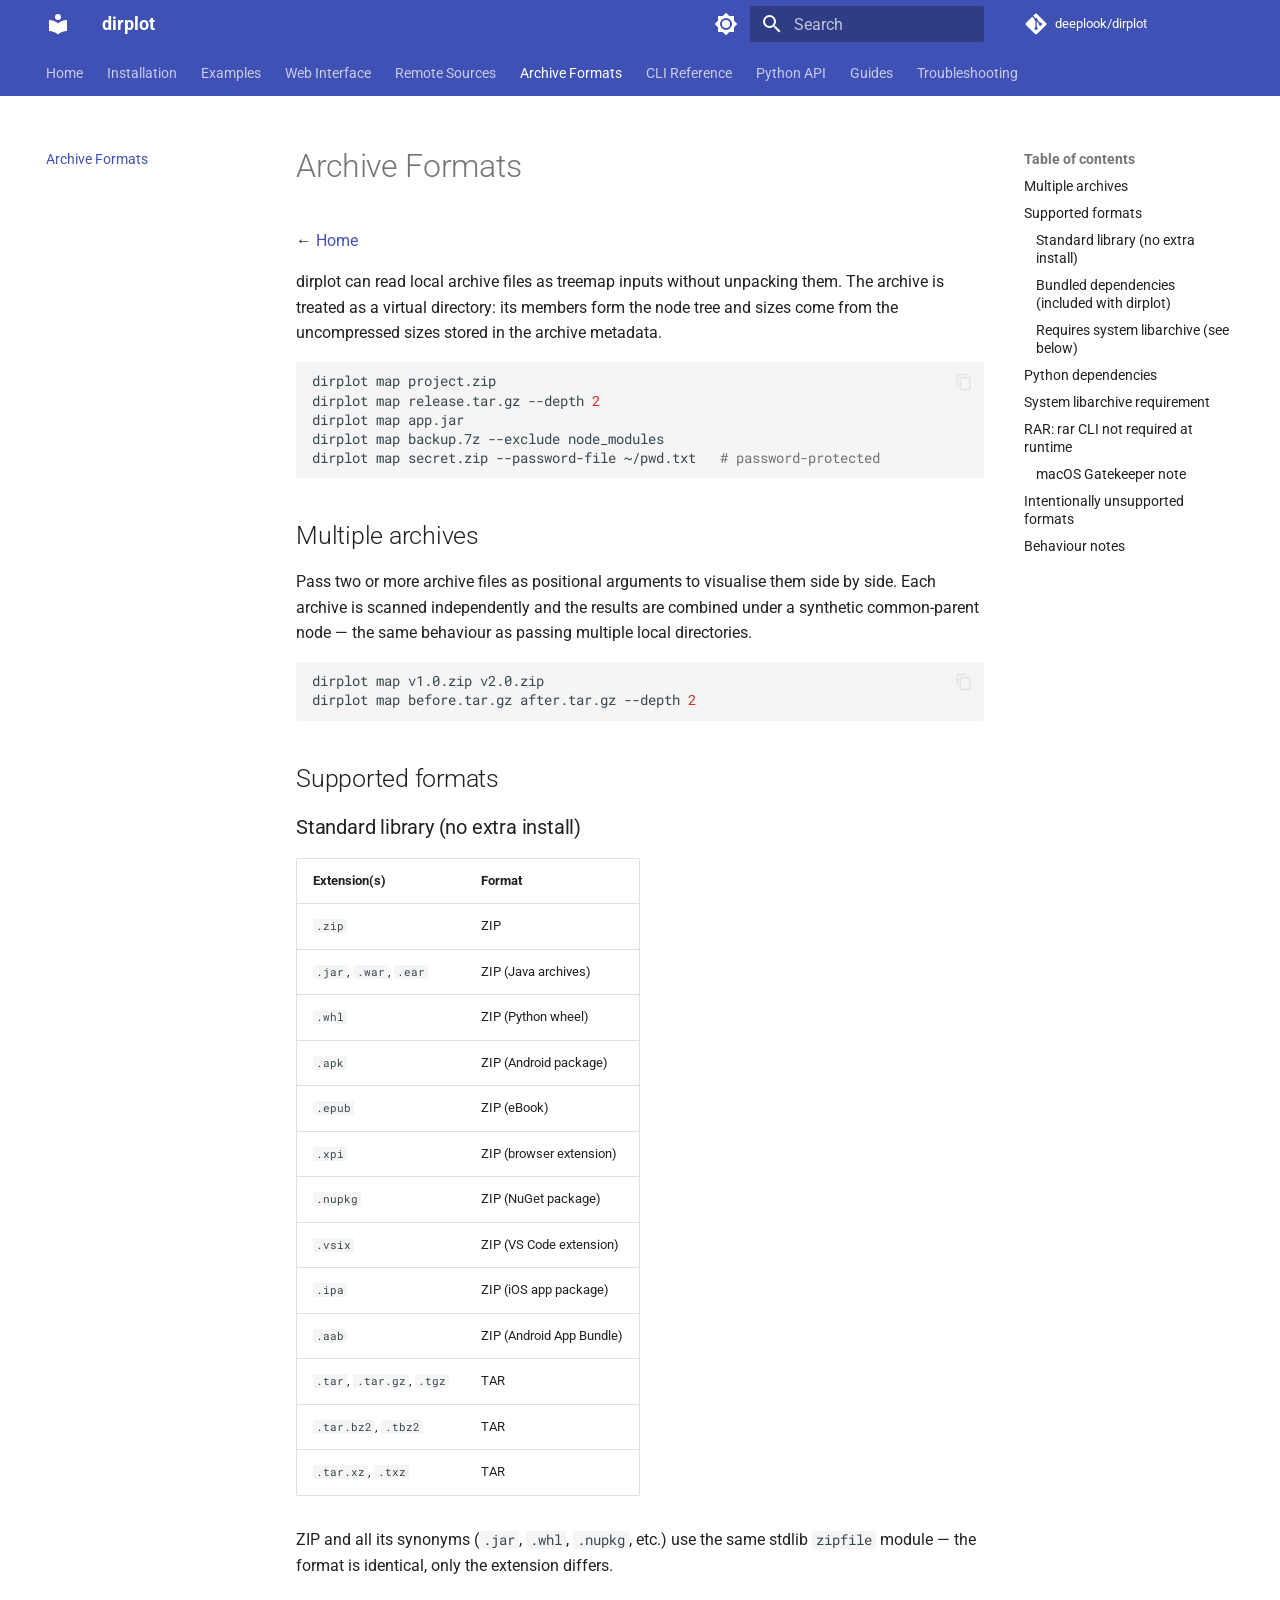
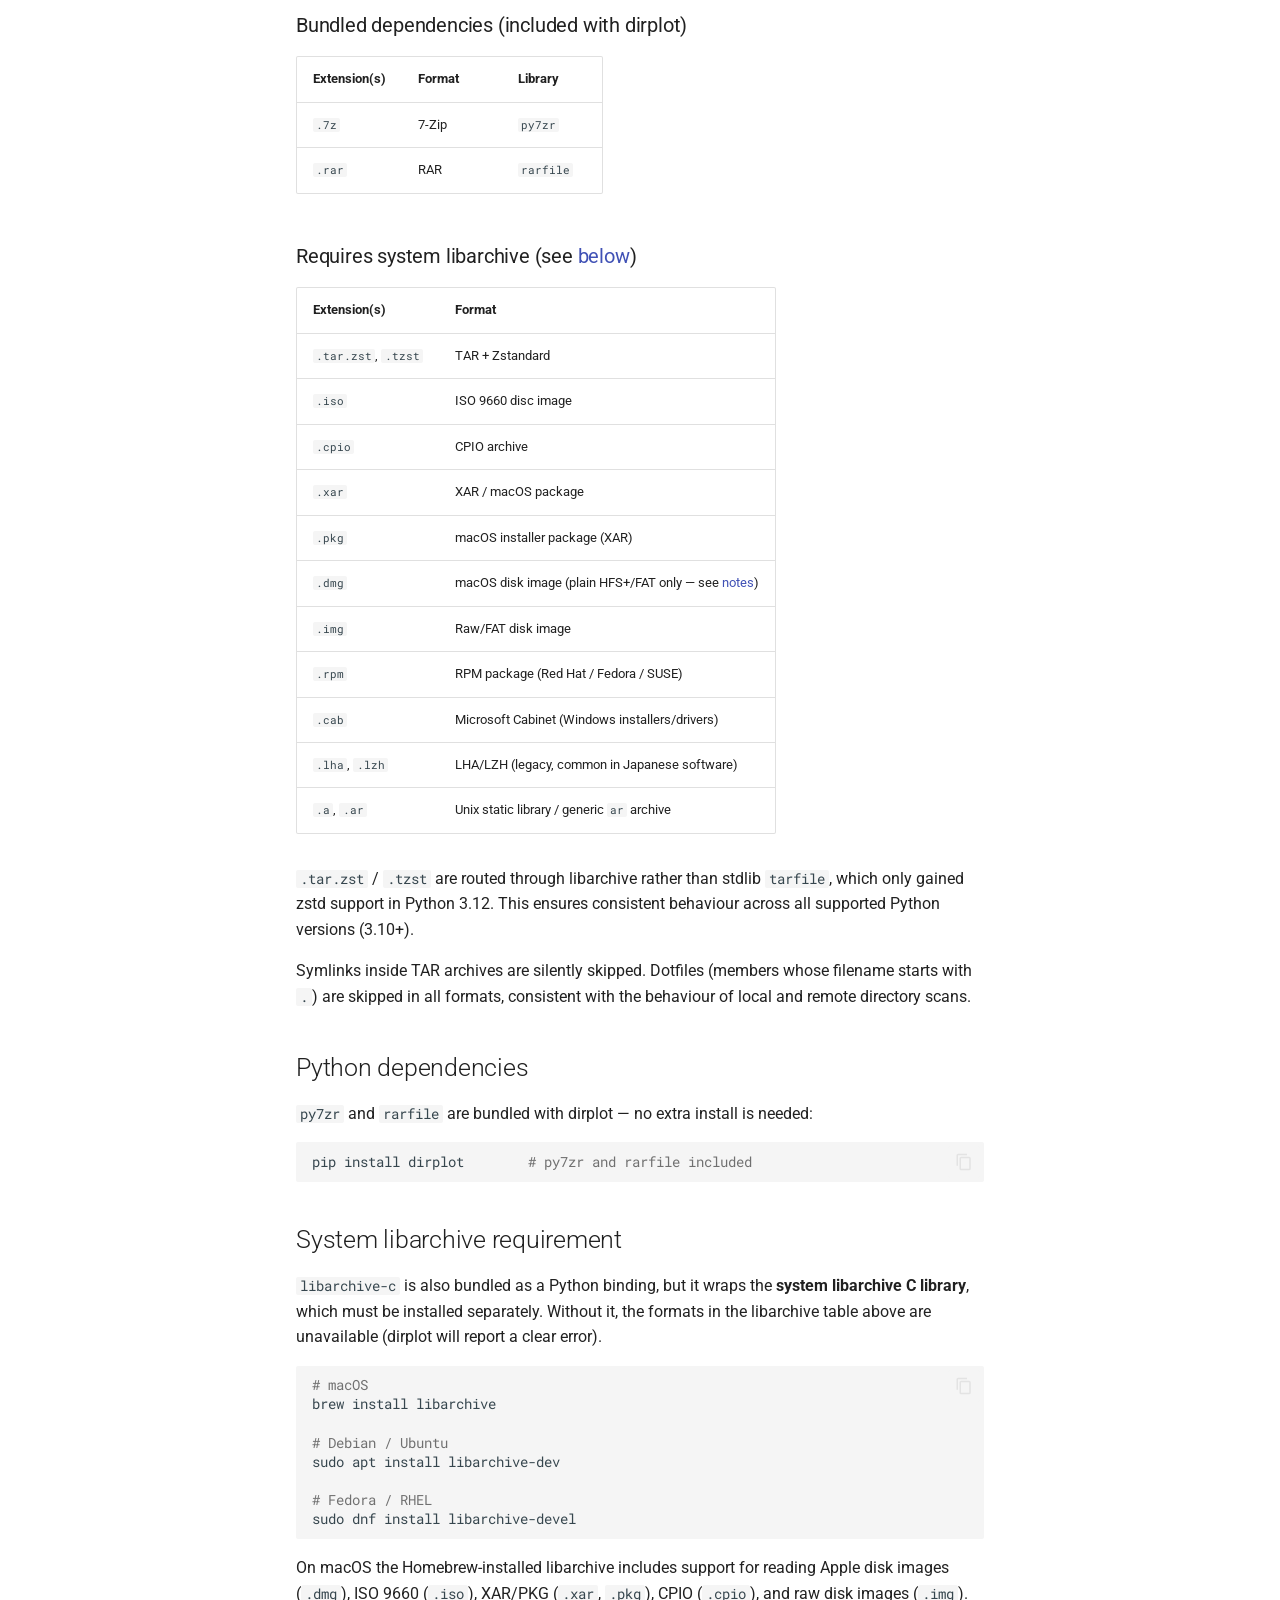
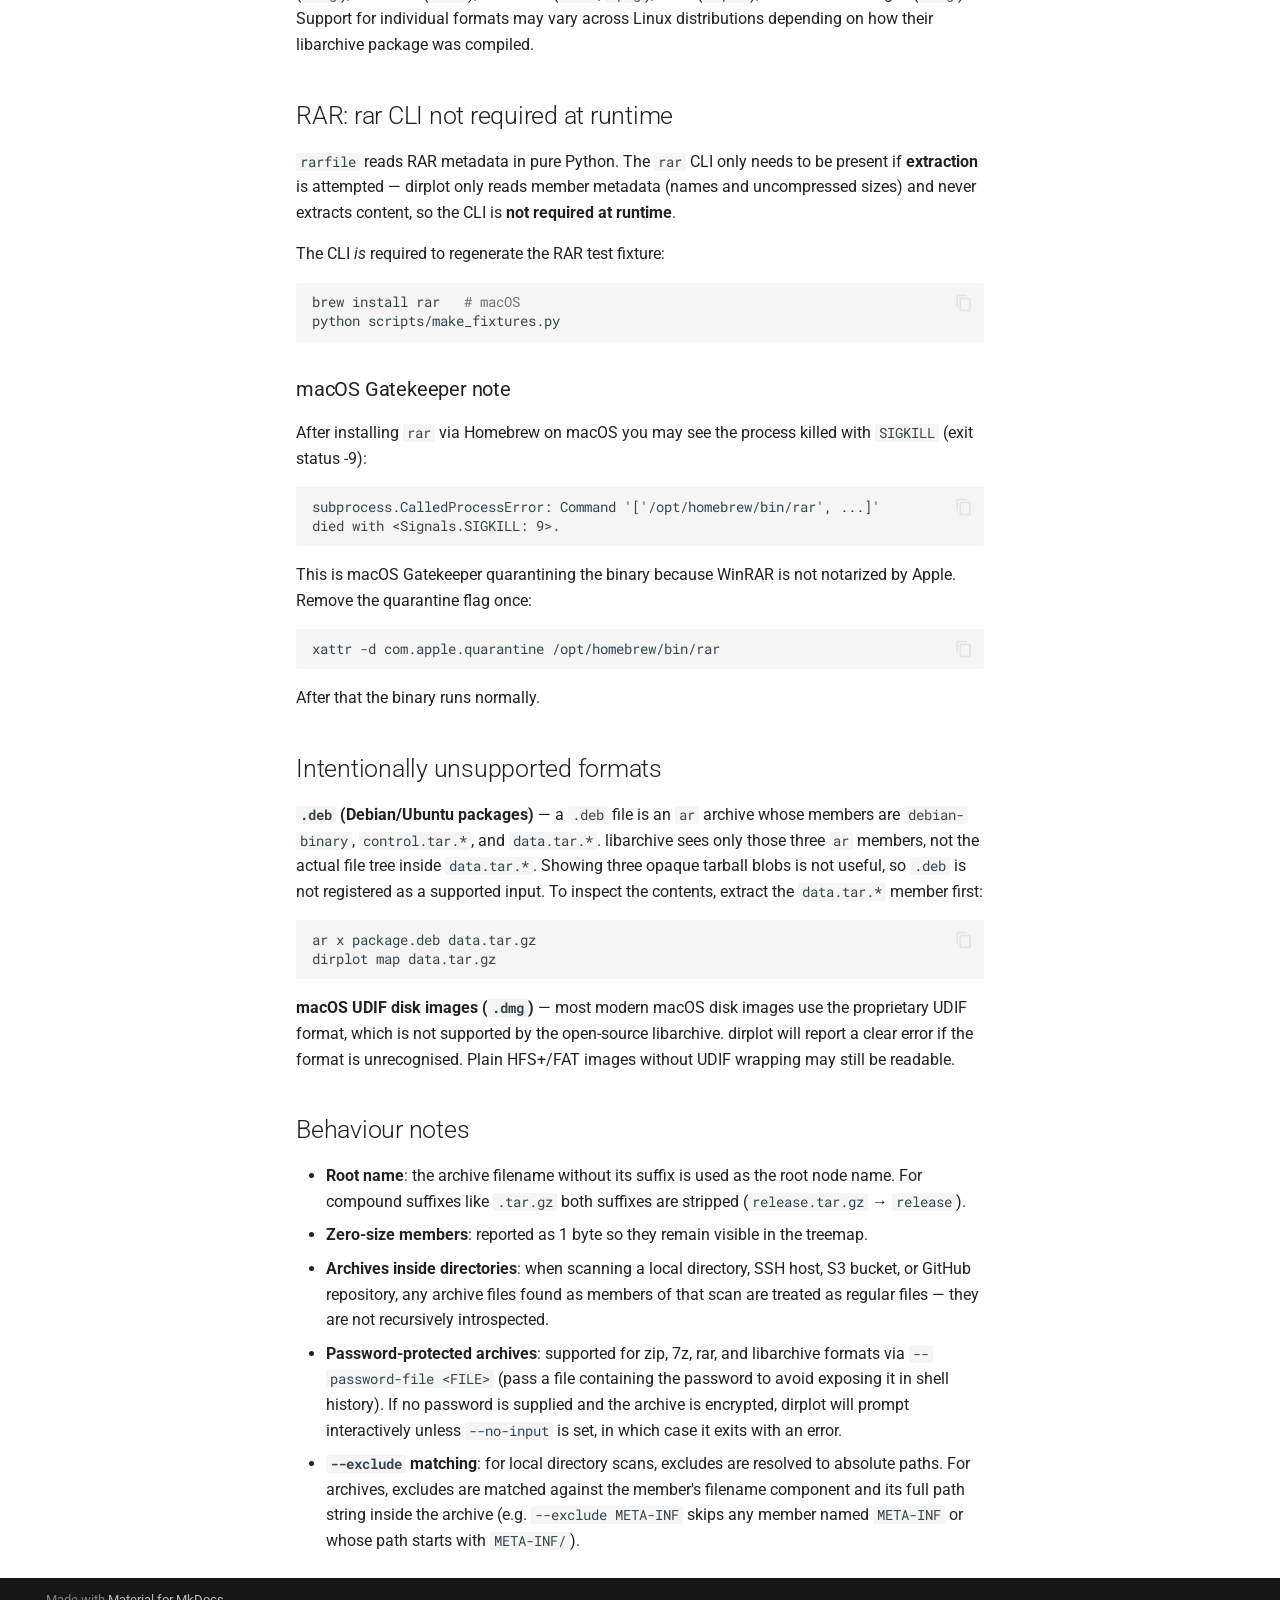
<file: archives/index.html>
<!doctype html>
<html lang="en" class="no-js">
  <head>
    
      <meta charset="utf-8">
      <meta name="viewport" content="width=device-width,initial-scale=1">
      
        <meta name="description" content="Nested treemap visualizations for directory trees and archives">
      
      
      
        <link rel="canonical" href="https://deeplook.github.io/dirplot/archives/">
      
      
        <link rel="prev" href="../remote-sources/">
      
      
        <link rel="next" href="../cli/">
      
      
        
      
      
      <link rel="icon" href="../assets/images/favicon.png">
      <meta name="generator" content="mkdocs-1.6.1, mkdocs-material-9.7.7">
    
    
      
        <title>Archive Formats - dirplot</title>
      
    
    
      <link rel="stylesheet" href="../assets/stylesheets/main.ec1eaa64.min.css">
      
        
        <link rel="stylesheet" href="../assets/stylesheets/palette.ab4e12ef.min.css">
      
      


    
    
      
    
    
      
        
        
        <link rel="preconnect" href="https://fonts.gstatic.com" crossorigin>
        <link rel="stylesheet" href="https://fonts.googleapis.com/css?family=Roboto:300,300i,400,400i,700,700i%7CRoboto+Mono:400,400i,700,700i&display=fallback">
        <style>:root{--md-text-font:"Roboto";--md-code-font:"Roboto Mono"}</style>
      
    
    
    <script>__md_scope=new URL("..",location),__md_hash=e=>[...e].reduce(((e,_)=>(e<<5)-e+_.charCodeAt(0)),0),__md_get=(e,_=localStorage,t=__md_scope)=>JSON.parse(_.getItem(t.pathname+"."+e)),__md_set=(e,_,t=localStorage,a=__md_scope)=>{try{t.setItem(a.pathname+"."+e,JSON.stringify(_))}catch(e){}}</script>
    
      

    
    
  </head>
  
  
    
    
      
    
    
    
    
    <body dir="ltr" data-md-color-scheme="default" data-md-color-primary="indigo" data-md-color-accent="indigo">
  
    
    <input class="md-toggle" data-md-toggle="drawer" type="checkbox" id="__drawer" autocomplete="off">
    <input class="md-toggle" data-md-toggle="search" type="checkbox" id="__search" autocomplete="off">
    <label class="md-overlay" for="__drawer"></label>
    <div data-md-component="skip">
      
        
        <a href="#archive-formats" class="md-skip">
          Skip to content
        </a>
      
    </div>
    <div data-md-component="announce">
      
    </div>
    
    
      

<header class="md-header" data-md-component="header">
  <nav class="md-header__inner md-grid" aria-label="Header">
    <a href=".." title="dirplot" class="md-header__button md-logo" aria-label="dirplot" data-md-component="logo">
      
  
  <svg xmlns="http://www.w3.org/2000/svg" viewBox="0 0 24 24"><path d="M12 8a3 3 0 0 0 3-3 3 3 0 0 0-3-3 3 3 0 0 0-3 3 3 3 0 0 0 3 3m0 3.54C9.64 9.35 6.5 8 3 8v11c3.5 0 6.64 1.35 9 3.54 2.36-2.19 5.5-3.54 9-3.54V8c-3.5 0-6.64 1.35-9 3.54"/></svg>

    </a>
    <label class="md-header__button md-icon" for="__drawer">
      
      <svg xmlns="http://www.w3.org/2000/svg" viewBox="0 0 24 24"><path d="M3 6h18v2H3zm0 5h18v2H3zm0 5h18v2H3z"/></svg>
    </label>
    <div class="md-header__title" data-md-component="header-title">
      <div class="md-header__ellipsis">
        <div class="md-header__topic">
          <span class="md-ellipsis">
            dirplot
          </span>
        </div>
        <div class="md-header__topic" data-md-component="header-topic">
          <span class="md-ellipsis">
            
              Archive Formats
            
          </span>
        </div>
      </div>
    </div>
    
      
        <form class="md-header__option" data-md-component="palette">
  
    
    
    
    <input class="md-option" data-md-color-media="" data-md-color-scheme="default" data-md-color-primary="indigo" data-md-color-accent="indigo"  aria-label="Switch to dark mode"  type="radio" name="__palette" id="__palette_0">
    
      <label class="md-header__button md-icon" title="Switch to dark mode" for="__palette_1" hidden>
        <svg xmlns="http://www.w3.org/2000/svg" viewBox="0 0 24 24"><path d="M12 8a4 4 0 0 0-4 4 4 4 0 0 0 4 4 4 4 0 0 0 4-4 4 4 0 0 0-4-4m0 10a6 6 0 0 1-6-6 6 6 0 0 1 6-6 6 6 0 0 1 6 6 6 6 0 0 1-6 6m8-9.31V4h-4.69L12 .69 8.69 4H4v4.69L.69 12 4 15.31V20h4.69L12 23.31 15.31 20H20v-4.69L23.31 12z"/></svg>
      </label>
    
  
    
    
    
    <input class="md-option" data-md-color-media="" data-md-color-scheme="slate" data-md-color-primary="indigo" data-md-color-accent="indigo"  aria-label="Switch to light mode"  type="radio" name="__palette" id="__palette_1">
    
      <label class="md-header__button md-icon" title="Switch to light mode" for="__palette_0" hidden>
        <svg xmlns="http://www.w3.org/2000/svg" viewBox="0 0 24 24"><path d="M12 18c-.89 0-1.74-.2-2.5-.55C11.56 16.5 13 14.42 13 12s-1.44-4.5-3.5-5.45C10.26 6.2 11.11 6 12 6a6 6 0 0 1 6 6 6 6 0 0 1-6 6m8-9.31V4h-4.69L12 .69 8.69 4H4v4.69L.69 12 4 15.31V20h4.69L12 23.31 15.31 20H20v-4.69L23.31 12z"/></svg>
      </label>
    
  
</form>
      
    
    
      <script>var palette=__md_get("__palette");if(palette&&palette.color){if("(prefers-color-scheme)"===palette.color.media){var media=matchMedia("(prefers-color-scheme: light)"),input=document.querySelector(media.matches?"[data-md-color-media='(prefers-color-scheme: light)']":"[data-md-color-media='(prefers-color-scheme: dark)']");palette.color.media=input.getAttribute("data-md-color-media"),palette.color.scheme=input.getAttribute("data-md-color-scheme"),palette.color.primary=input.getAttribute("data-md-color-primary"),palette.color.accent=input.getAttribute("data-md-color-accent")}for(var[key,value]of Object.entries(palette.color))document.body.setAttribute("data-md-color-"+key,value)}</script>
    
    
    
      
      
        <label class="md-header__button md-icon" for="__search">
          
          <svg xmlns="http://www.w3.org/2000/svg" viewBox="0 0 24 24"><path d="M9.5 3A6.5 6.5 0 0 1 16 9.5c0 1.61-.59 3.09-1.56 4.23l.27.27h.79l5 5-1.5 1.5-5-5v-.79l-.27-.27A6.52 6.52 0 0 1 9.5 16 6.5 6.5 0 0 1 3 9.5 6.5 6.5 0 0 1 9.5 3m0 2C7 5 5 7 5 9.5S7 14 9.5 14 14 12 14 9.5 12 5 9.5 5"/></svg>
        </label>
        <div class="md-search" data-md-component="search" role="dialog">
  <label class="md-search__overlay" for="__search"></label>
  <div class="md-search__inner" role="search">
    <form class="md-search__form" name="search">
      <input type="text" class="md-search__input" name="query" aria-label="Search" placeholder="Search" autocapitalize="off" autocorrect="off" autocomplete="off" spellcheck="false" data-md-component="search-query" required>
      <label class="md-search__icon md-icon" for="__search">
        
        <svg xmlns="http://www.w3.org/2000/svg" viewBox="0 0 24 24"><path d="M9.5 3A6.5 6.5 0 0 1 16 9.5c0 1.61-.59 3.09-1.56 4.23l.27.27h.79l5 5-1.5 1.5-5-5v-.79l-.27-.27A6.52 6.52 0 0 1 9.5 16 6.5 6.5 0 0 1 3 9.5 6.5 6.5 0 0 1 9.5 3m0 2C7 5 5 7 5 9.5S7 14 9.5 14 14 12 14 9.5 12 5 9.5 5"/></svg>
        
        <svg xmlns="http://www.w3.org/2000/svg" viewBox="0 0 24 24"><path d="M20 11v2H8l5.5 5.5-1.42 1.42L4.16 12l7.92-7.92L13.5 5.5 8 11z"/></svg>
      </label>
      <nav class="md-search__options" aria-label="Search">
        
        <button type="reset" class="md-search__icon md-icon" title="Clear" aria-label="Clear" tabindex="-1">
          
          <svg xmlns="http://www.w3.org/2000/svg" viewBox="0 0 24 24"><path d="M19 6.41 17.59 5 12 10.59 6.41 5 5 6.41 10.59 12 5 17.59 6.41 19 12 13.41 17.59 19 19 17.59 13.41 12z"/></svg>
        </button>
      </nav>
      
        <div class="md-search__suggest" data-md-component="search-suggest"></div>
      
    </form>
    <div class="md-search__output">
      <div class="md-search__scrollwrap" tabindex="0" data-md-scrollfix>
        <div class="md-search-result" data-md-component="search-result">
          <div class="md-search-result__meta">
            Initializing search
          </div>
          <ol class="md-search-result__list" role="presentation"></ol>
        </div>
      </div>
    </div>
  </div>
</div>
      
    
    
      <div class="md-header__source">
        <a href="https://github.com/deeplook/dirplot" title="Go to repository" class="md-source" data-md-component="source">
  <div class="md-source__icon md-icon">
    
    <svg xmlns="http://www.w3.org/2000/svg" viewBox="0 0 448 512"><!--! Font Awesome Free 7.1.0 by @fontawesome - https://fontawesome.com License - https://fontawesome.com/license/free (Icons: CC BY 4.0, Fonts: SIL OFL 1.1, Code: MIT License) Copyright 2025 Fonticons, Inc.--><path d="M439.6 236.1 244 40.5c-5.4-5.5-12.8-8.5-20.4-8.5s-15 3-20.4 8.4L162.5 81l51.5 51.5c27.1-9.1 52.7 16.8 43.4 43.7l49.7 49.7c34.2-11.8 61.2 31 35.5 56.7-26.5 26.5-70.2-2.9-56-37.3L240.3 199v121.9c25.3 12.5 22.3 41.8 9.1 55-6.4 6.4-15.2 10.1-24.3 10.1s-17.8-3.6-24.3-10.1c-17.6-17.6-11.1-46.9 11.2-56v-123c-20.8-8.5-24.6-30.7-18.6-45L142.6 101 8.5 235.1C3 240.6 0 247.9 0 255.5s3 15 8.5 20.4l195.6 195.7c5.4 5.4 12.7 8.4 20.4 8.4s15-3 20.4-8.4l194.7-194.7c5.4-5.4 8.4-12.8 8.4-20.4s-3-15-8.4-20.4"/></svg>
  </div>
  <div class="md-source__repository">
    deeplook/dirplot
  </div>
</a>
      </div>
    
  </nav>
  
</header>
    
    <div class="md-container" data-md-component="container">
      
      
        
          
            
<nav class="md-tabs" aria-label="Tabs" data-md-component="tabs">
  <div class="md-grid">
    <ul class="md-tabs__list">
      
        
  
  
  
  
    <li class="md-tabs__item">
      <a href=".." class="md-tabs__link">
        
  
  
    
  
  Home

      </a>
    </li>
  

      
        
  
  
  
  
    <li class="md-tabs__item">
      <a href="../installation/" class="md-tabs__link">
        
  
  
    
  
  Installation

      </a>
    </li>
  

      
        
  
  
  
  
    <li class="md-tabs__item">
      <a href="../examples/" class="md-tabs__link">
        
  
  
    
  
  Examples

      </a>
    </li>
  

      
        
  
  
  
  
    <li class="md-tabs__item">
      <a href="../serve/" class="md-tabs__link">
        
  
  
    
  
  Web Interface

      </a>
    </li>
  

      
        
  
  
  
  
    <li class="md-tabs__item">
      <a href="../remote-sources/" class="md-tabs__link">
        
  
  
    
  
  Remote Sources

      </a>
    </li>
  

      
        
  
  
  
    
  
  
    <li class="md-tabs__item md-tabs__item--active">
      <a href="./" class="md-tabs__link">
        
  
  
    
  
  Archive Formats

      </a>
    </li>
  

      
        
  
  
  
  
    <li class="md-tabs__item">
      <a href="../cli/" class="md-tabs__link">
        
  
  
    
  
  CLI Reference

      </a>
    </li>
  

      
        
  
  
  
  
    <li class="md-tabs__item">
      <a href="../api/" class="md-tabs__link">
        
  
  
    
  
  Python API

      </a>
    </li>
  

      
        
  
  
  
  
    <li class="md-tabs__item">
      <a href="../guides/" class="md-tabs__link">
        
  
  
    
  
  Guides

      </a>
    </li>
  

      
        
  
  
  
  
    <li class="md-tabs__item">
      <a href="../troubleshooting/" class="md-tabs__link">
        
  
  
    
  
  Troubleshooting

      </a>
    </li>
  

      
    </ul>
  </div>
</nav>
          
        
      
      <main class="md-main" data-md-component="main">
        <div class="md-main__inner md-grid">
          
            
              
              <div class="md-sidebar md-sidebar--primary" data-md-component="sidebar" data-md-type="navigation" >
                <div class="md-sidebar__scrollwrap">
                  <div class="md-sidebar__inner">
                    


  


<nav class="md-nav md-nav--primary md-nav--lifted" aria-label="Navigation" data-md-level="0">
  <label class="md-nav__title" for="__drawer">
    <a href=".." title="dirplot" class="md-nav__button md-logo" aria-label="dirplot" data-md-component="logo">
      
  
  <svg xmlns="http://www.w3.org/2000/svg" viewBox="0 0 24 24"><path d="M12 8a3 3 0 0 0 3-3 3 3 0 0 0-3-3 3 3 0 0 0-3 3 3 3 0 0 0 3 3m0 3.54C9.64 9.35 6.5 8 3 8v11c3.5 0 6.64 1.35 9 3.54 2.36-2.19 5.5-3.54 9-3.54V8c-3.5 0-6.64 1.35-9 3.54"/></svg>

    </a>
    dirplot
  </label>
  
    <div class="md-nav__source">
      <a href="https://github.com/deeplook/dirplot" title="Go to repository" class="md-source" data-md-component="source">
  <div class="md-source__icon md-icon">
    
    <svg xmlns="http://www.w3.org/2000/svg" viewBox="0 0 448 512"><!--! Font Awesome Free 7.1.0 by @fontawesome - https://fontawesome.com License - https://fontawesome.com/license/free (Icons: CC BY 4.0, Fonts: SIL OFL 1.1, Code: MIT License) Copyright 2025 Fonticons, Inc.--><path d="M439.6 236.1 244 40.5c-5.4-5.5-12.8-8.5-20.4-8.5s-15 3-20.4 8.4L162.5 81l51.5 51.5c27.1-9.1 52.7 16.8 43.4 43.7l49.7 49.7c34.2-11.8 61.2 31 35.5 56.7-26.5 26.5-70.2-2.9-56-37.3L240.3 199v121.9c25.3 12.5 22.3 41.8 9.1 55-6.4 6.4-15.2 10.1-24.3 10.1s-17.8-3.6-24.3-10.1c-17.6-17.6-11.1-46.9 11.2-56v-123c-20.8-8.5-24.6-30.7-18.6-45L142.6 101 8.5 235.1C3 240.6 0 247.9 0 255.5s3 15 8.5 20.4l195.6 195.7c5.4 5.4 12.7 8.4 20.4 8.4s15-3 20.4-8.4l194.7-194.7c5.4-5.4 8.4-12.8 8.4-20.4s-3-15-8.4-20.4"/></svg>
  </div>
  <div class="md-source__repository">
    deeplook/dirplot
  </div>
</a>
    </div>
  
  <ul class="md-nav__list" data-md-scrollfix>
    
      
      
  
  
  
  
    <li class="md-nav__item">
      <a href=".." class="md-nav__link">
        
  
  
  <span class="md-ellipsis">
    
  
    Home
  

    
  </span>
  
  

      </a>
    </li>
  

    
      
      
  
  
  
  
    <li class="md-nav__item">
      <a href="../installation/" class="md-nav__link">
        
  
  
  <span class="md-ellipsis">
    
  
    Installation
  

    
  </span>
  
  

      </a>
    </li>
  

    
      
      
  
  
  
  
    <li class="md-nav__item">
      <a href="../examples/" class="md-nav__link">
        
  
  
  <span class="md-ellipsis">
    
  
    Examples
  

    
  </span>
  
  

      </a>
    </li>
  

    
      
      
  
  
  
  
    <li class="md-nav__item">
      <a href="../serve/" class="md-nav__link">
        
  
  
  <span class="md-ellipsis">
    
  
    Web Interface
  

    
  </span>
  
  

      </a>
    </li>
  

    
      
      
  
  
  
  
    <li class="md-nav__item">
      <a href="../remote-sources/" class="md-nav__link">
        
  
  
  <span class="md-ellipsis">
    
  
    Remote Sources
  

    
  </span>
  
  

      </a>
    </li>
  

    
      
      
  
  
    
  
  
  
    <li class="md-nav__item md-nav__item--active">
      
      <input class="md-nav__toggle md-toggle" type="checkbox" id="__toc">
      
      
        
      
      
        <label class="md-nav__link md-nav__link--active" for="__toc">
          
  
  
  <span class="md-ellipsis">
    
  
    Archive Formats
  

    
  </span>
  
  

          <span class="md-nav__icon md-icon"></span>
        </label>
      
      <a href="./" class="md-nav__link md-nav__link--active">
        
  
  
  <span class="md-ellipsis">
    
  
    Archive Formats
  

    
  </span>
  
  

      </a>
      
        

<nav class="md-nav md-nav--secondary" aria-label="Table of contents">
  
  
  
    
  
  
    <label class="md-nav__title" for="__toc">
      <span class="md-nav__icon md-icon"></span>
      Table of contents
    </label>
    <ul class="md-nav__list" data-md-component="toc" data-md-scrollfix>
      
        <li class="md-nav__item">
  <a href="#multiple-archives" class="md-nav__link">
    <span class="md-ellipsis">
      
        Multiple archives
      
    </span>
  </a>
  
</li>
      
        <li class="md-nav__item">
  <a href="#supported-formats" class="md-nav__link">
    <span class="md-ellipsis">
      
        Supported formats
      
    </span>
  </a>
  
    <nav class="md-nav" aria-label="Supported formats">
      <ul class="md-nav__list">
        
          <li class="md-nav__item">
  <a href="#standard-library-no-extra-install" class="md-nav__link">
    <span class="md-ellipsis">
      
        Standard library (no extra install)
      
    </span>
  </a>
  
</li>
        
          <li class="md-nav__item">
  <a href="#bundled-dependencies-included-with-dirplot" class="md-nav__link">
    <span class="md-ellipsis">
      
        Bundled dependencies (included with dirplot)
      
    </span>
  </a>
  
</li>
        
          <li class="md-nav__item">
  <a href="#requires-system-libarchive-see-below" class="md-nav__link">
    <span class="md-ellipsis">
      
        Requires system libarchive (see below)
      
    </span>
  </a>
  
</li>
        
      </ul>
    </nav>
  
</li>
      
        <li class="md-nav__item">
  <a href="#python-dependencies" class="md-nav__link">
    <span class="md-ellipsis">
      
        Python dependencies
      
    </span>
  </a>
  
</li>
      
        <li class="md-nav__item">
  <a href="#system-libarchive-requirement" class="md-nav__link">
    <span class="md-ellipsis">
      
        System libarchive requirement
      
    </span>
  </a>
  
</li>
      
        <li class="md-nav__item">
  <a href="#rar-rar-cli-not-required-at-runtime" class="md-nav__link">
    <span class="md-ellipsis">
      
        RAR: rar CLI not required at runtime
      
    </span>
  </a>
  
    <nav class="md-nav" aria-label="RAR: rar CLI not required at runtime">
      <ul class="md-nav__list">
        
          <li class="md-nav__item">
  <a href="#macos-gatekeeper-note" class="md-nav__link">
    <span class="md-ellipsis">
      
        macOS Gatekeeper note
      
    </span>
  </a>
  
</li>
        
      </ul>
    </nav>
  
</li>
      
        <li class="md-nav__item">
  <a href="#intentionally-unsupported-formats" class="md-nav__link">
    <span class="md-ellipsis">
      
        Intentionally unsupported formats
      
    </span>
  </a>
  
</li>
      
        <li class="md-nav__item">
  <a href="#behaviour-notes" class="md-nav__link">
    <span class="md-ellipsis">
      
        Behaviour notes
      
    </span>
  </a>
  
</li>
      
    </ul>
  
</nav>
      
    </li>
  

    
      
      
  
  
  
  
    <li class="md-nav__item">
      <a href="../cli/" class="md-nav__link">
        
  
  
  <span class="md-ellipsis">
    
  
    CLI Reference
  

    
  </span>
  
  

      </a>
    </li>
  

    
      
      
  
  
  
  
    <li class="md-nav__item">
      <a href="../api/" class="md-nav__link">
        
  
  
  <span class="md-ellipsis">
    
  
    Python API
  

    
  </span>
  
  

      </a>
    </li>
  

    
      
      
  
  
  
  
    <li class="md-nav__item">
      <a href="../guides/" class="md-nav__link">
        
  
  
  <span class="md-ellipsis">
    
  
    Guides
  

    
  </span>
  
  

      </a>
    </li>
  

    
      
      
  
  
  
  
    <li class="md-nav__item">
      <a href="../troubleshooting/" class="md-nav__link">
        
  
  
  <span class="md-ellipsis">
    
  
    Troubleshooting
  

    
  </span>
  
  

      </a>
    </li>
  

    
  </ul>
</nav>
                  </div>
                </div>
              </div>
            
            
              
              <div class="md-sidebar md-sidebar--secondary" data-md-component="sidebar" data-md-type="toc" >
                <div class="md-sidebar__scrollwrap">
                  <div class="md-sidebar__inner">
                    

<nav class="md-nav md-nav--secondary" aria-label="Table of contents">
  
  
  
    
  
  
    <label class="md-nav__title" for="__toc">
      <span class="md-nav__icon md-icon"></span>
      Table of contents
    </label>
    <ul class="md-nav__list" data-md-component="toc" data-md-scrollfix>
      
        <li class="md-nav__item">
  <a href="#multiple-archives" class="md-nav__link">
    <span class="md-ellipsis">
      
        Multiple archives
      
    </span>
  </a>
  
</li>
      
        <li class="md-nav__item">
  <a href="#supported-formats" class="md-nav__link">
    <span class="md-ellipsis">
      
        Supported formats
      
    </span>
  </a>
  
    <nav class="md-nav" aria-label="Supported formats">
      <ul class="md-nav__list">
        
          <li class="md-nav__item">
  <a href="#standard-library-no-extra-install" class="md-nav__link">
    <span class="md-ellipsis">
      
        Standard library (no extra install)
      
    </span>
  </a>
  
</li>
        
          <li class="md-nav__item">
  <a href="#bundled-dependencies-included-with-dirplot" class="md-nav__link">
    <span class="md-ellipsis">
      
        Bundled dependencies (included with dirplot)
      
    </span>
  </a>
  
</li>
        
          <li class="md-nav__item">
  <a href="#requires-system-libarchive-see-below" class="md-nav__link">
    <span class="md-ellipsis">
      
        Requires system libarchive (see below)
      
    </span>
  </a>
  
</li>
        
      </ul>
    </nav>
  
</li>
      
        <li class="md-nav__item">
  <a href="#python-dependencies" class="md-nav__link">
    <span class="md-ellipsis">
      
        Python dependencies
      
    </span>
  </a>
  
</li>
      
        <li class="md-nav__item">
  <a href="#system-libarchive-requirement" class="md-nav__link">
    <span class="md-ellipsis">
      
        System libarchive requirement
      
    </span>
  </a>
  
</li>
      
        <li class="md-nav__item">
  <a href="#rar-rar-cli-not-required-at-runtime" class="md-nav__link">
    <span class="md-ellipsis">
      
        RAR: rar CLI not required at runtime
      
    </span>
  </a>
  
    <nav class="md-nav" aria-label="RAR: rar CLI not required at runtime">
      <ul class="md-nav__list">
        
          <li class="md-nav__item">
  <a href="#macos-gatekeeper-note" class="md-nav__link">
    <span class="md-ellipsis">
      
        macOS Gatekeeper note
      
    </span>
  </a>
  
</li>
        
      </ul>
    </nav>
  
</li>
      
        <li class="md-nav__item">
  <a href="#intentionally-unsupported-formats" class="md-nav__link">
    <span class="md-ellipsis">
      
        Intentionally unsupported formats
      
    </span>
  </a>
  
</li>
      
        <li class="md-nav__item">
  <a href="#behaviour-notes" class="md-nav__link">
    <span class="md-ellipsis">
      
        Behaviour notes
      
    </span>
  </a>
  
</li>
      
    </ul>
  
</nav>
                  </div>
                </div>
              </div>
            
          
          
            <div class="md-content" data-md-component="content">
              
              <article class="md-content__inner md-typeset">
                
                  


  
  


<h1 id="archive-formats">Archive Formats<a class="headerlink" href="#archive-formats" title="Permanent link">&para;</a></h1>
<p>← <a href="../">Home</a></p>
<p>dirplot can read local archive files as treemap inputs without unpacking them.
The archive is treated as a virtual directory: its members form the node tree
and sizes come from the uncompressed sizes stored in the archive metadata.</p>
<div class="highlight"><pre><span></span><code><a id="__codelineno-0-1" name="__codelineno-0-1" href="#__codelineno-0-1"></a>dirplot<span class="w"> </span>map<span class="w"> </span>project.zip
<a id="__codelineno-0-2" name="__codelineno-0-2" href="#__codelineno-0-2"></a>dirplot<span class="w"> </span>map<span class="w"> </span>release.tar.gz<span class="w"> </span>--depth<span class="w"> </span><span class="m">2</span>
<a id="__codelineno-0-3" name="__codelineno-0-3" href="#__codelineno-0-3"></a>dirplot<span class="w"> </span>map<span class="w"> </span>app.jar
<a id="__codelineno-0-4" name="__codelineno-0-4" href="#__codelineno-0-4"></a>dirplot<span class="w"> </span>map<span class="w"> </span>backup.7z<span class="w"> </span>--exclude<span class="w"> </span>node_modules
<a id="__codelineno-0-5" name="__codelineno-0-5" href="#__codelineno-0-5"></a>dirplot<span class="w"> </span>map<span class="w"> </span>secret.zip<span class="w"> </span>--password-file<span class="w"> </span>~/pwd.txt<span class="w">   </span><span class="c1"># password-protected</span>
</code></pre></div>
<h2 id="multiple-archives">Multiple archives<a class="headerlink" href="#multiple-archives" title="Permanent link">&para;</a></h2>
<p>Pass two or more archive files as positional arguments to visualise them side by side.
Each archive is scanned independently and the results are combined under a synthetic
common-parent node — the same behaviour as passing multiple local directories.</p>
<div class="highlight"><pre><span></span><code><a id="__codelineno-1-1" name="__codelineno-1-1" href="#__codelineno-1-1"></a>dirplot<span class="w"> </span>map<span class="w"> </span>v1.0.zip<span class="w"> </span>v2.0.zip
<a id="__codelineno-1-2" name="__codelineno-1-2" href="#__codelineno-1-2"></a>dirplot<span class="w"> </span>map<span class="w"> </span>before.tar.gz<span class="w"> </span>after.tar.gz<span class="w"> </span>--depth<span class="w"> </span><span class="m">2</span>
</code></pre></div>
<h2 id="supported-formats">Supported formats<a class="headerlink" href="#supported-formats" title="Permanent link">&para;</a></h2>
<h3 id="standard-library-no-extra-install">Standard library (no extra install)<a class="headerlink" href="#standard-library-no-extra-install" title="Permanent link">&para;</a></h3>
<table>
<thead>
<tr>
<th>Extension(s)</th>
<th>Format</th>
</tr>
</thead>
<tbody>
<tr>
<td><code>.zip</code></td>
<td>ZIP</td>
</tr>
<tr>
<td><code>.jar</code>, <code>.war</code>, <code>.ear</code></td>
<td>ZIP (Java archives)</td>
</tr>
<tr>
<td><code>.whl</code></td>
<td>ZIP (Python wheel)</td>
</tr>
<tr>
<td><code>.apk</code></td>
<td>ZIP (Android package)</td>
</tr>
<tr>
<td><code>.epub</code></td>
<td>ZIP (eBook)</td>
</tr>
<tr>
<td><code>.xpi</code></td>
<td>ZIP (browser extension)</td>
</tr>
<tr>
<td><code>.nupkg</code></td>
<td>ZIP (NuGet package)</td>
</tr>
<tr>
<td><code>.vsix</code></td>
<td>ZIP (VS Code extension)</td>
</tr>
<tr>
<td><code>.ipa</code></td>
<td>ZIP (iOS app package)</td>
</tr>
<tr>
<td><code>.aab</code></td>
<td>ZIP (Android App Bundle)</td>
</tr>
<tr>
<td><code>.tar</code>, <code>.tar.gz</code>, <code>.tgz</code></td>
<td>TAR</td>
</tr>
<tr>
<td><code>.tar.bz2</code>, <code>.tbz2</code></td>
<td>TAR</td>
</tr>
<tr>
<td><code>.tar.xz</code>, <code>.txz</code></td>
<td>TAR</td>
</tr>
</tbody>
</table>
<p>ZIP and all its synonyms (<code>.jar</code>, <code>.whl</code>, <code>.nupkg</code>, etc.) use the same stdlib <code>zipfile</code> module — the format is identical, only the extension differs.</p>
<h3 id="bundled-dependencies-included-with-dirplot">Bundled dependencies (included with dirplot)<a class="headerlink" href="#bundled-dependencies-included-with-dirplot" title="Permanent link">&para;</a></h3>
<table>
<thead>
<tr>
<th>Extension(s)</th>
<th>Format</th>
<th>Library</th>
</tr>
</thead>
<tbody>
<tr>
<td><code>.7z</code></td>
<td>7-Zip</td>
<td><code>py7zr</code></td>
</tr>
<tr>
<td><code>.rar</code></td>
<td>RAR</td>
<td><code>rarfile</code></td>
</tr>
</tbody>
</table>
<h3 id="requires-system-libarchive-see-below">Requires system libarchive (see <a href="#system-libarchive-requirement">below</a>)<a class="headerlink" href="#requires-system-libarchive-see-below" title="Permanent link">&para;</a></h3>
<table>
<thead>
<tr>
<th>Extension(s)</th>
<th>Format</th>
</tr>
</thead>
<tbody>
<tr>
<td><code>.tar.zst</code>, <code>.tzst</code></td>
<td>TAR + Zstandard</td>
</tr>
<tr>
<td><code>.iso</code></td>
<td>ISO 9660 disc image</td>
</tr>
<tr>
<td><code>.cpio</code></td>
<td>CPIO archive</td>
</tr>
<tr>
<td><code>.xar</code></td>
<td>XAR / macOS package</td>
</tr>
<tr>
<td><code>.pkg</code></td>
<td>macOS installer package (XAR)</td>
</tr>
<tr>
<td><code>.dmg</code></td>
<td>macOS disk image (plain HFS+/FAT only — see <a href="#intentionally-unsupported-formats">notes</a>)</td>
</tr>
<tr>
<td><code>.img</code></td>
<td>Raw/FAT disk image</td>
</tr>
<tr>
<td><code>.rpm</code></td>
<td>RPM package (Red Hat / Fedora / SUSE)</td>
</tr>
<tr>
<td><code>.cab</code></td>
<td>Microsoft Cabinet (Windows installers/drivers)</td>
</tr>
<tr>
<td><code>.lha</code>, <code>.lzh</code></td>
<td>LHA/LZH (legacy, common in Japanese software)</td>
</tr>
<tr>
<td><code>.a</code>, <code>.ar</code></td>
<td>Unix static library / generic <code>ar</code> archive</td>
</tr>
</tbody>
</table>
<p><code>.tar.zst</code> / <code>.tzst</code> are routed through libarchive rather than stdlib <code>tarfile</code>, which only gained zstd support in Python 3.12. This ensures consistent behaviour across all supported Python versions (3.10+).</p>
<p>Symlinks inside TAR archives are silently skipped. Dotfiles (members whose filename starts with <code>.</code>) are skipped in all formats, consistent with the behaviour of local and remote directory scans.</p>
<h2 id="python-dependencies">Python dependencies<a class="headerlink" href="#python-dependencies" title="Permanent link">&para;</a></h2>
<p><code>py7zr</code> and <code>rarfile</code> are bundled with dirplot — no extra install is needed:</p>
<div class="highlight"><pre><span></span><code><a id="__codelineno-2-1" name="__codelineno-2-1" href="#__codelineno-2-1"></a>pip<span class="w"> </span>install<span class="w"> </span>dirplot<span class="w">        </span><span class="c1"># py7zr and rarfile included</span>
</code></pre></div>
<h2 id="system-libarchive-requirement">System libarchive requirement<a class="headerlink" href="#system-libarchive-requirement" title="Permanent link">&para;</a></h2>
<p><code>libarchive-c</code> is also bundled as a Python binding, but it wraps the <strong>system libarchive C library</strong>, which must be installed separately. Without it, the formats in the libarchive table above are unavailable (dirplot will report a clear error).</p>
<div class="highlight"><pre><span></span><code><a id="__codelineno-3-1" name="__codelineno-3-1" href="#__codelineno-3-1"></a><span class="c1"># macOS</span>
<a id="__codelineno-3-2" name="__codelineno-3-2" href="#__codelineno-3-2"></a>brew<span class="w"> </span>install<span class="w"> </span>libarchive
<a id="__codelineno-3-3" name="__codelineno-3-3" href="#__codelineno-3-3"></a>
<a id="__codelineno-3-4" name="__codelineno-3-4" href="#__codelineno-3-4"></a><span class="c1"># Debian / Ubuntu</span>
<a id="__codelineno-3-5" name="__codelineno-3-5" href="#__codelineno-3-5"></a>sudo<span class="w"> </span>apt<span class="w"> </span>install<span class="w"> </span>libarchive-dev
<a id="__codelineno-3-6" name="__codelineno-3-6" href="#__codelineno-3-6"></a>
<a id="__codelineno-3-7" name="__codelineno-3-7" href="#__codelineno-3-7"></a><span class="c1"># Fedora / RHEL</span>
<a id="__codelineno-3-8" name="__codelineno-3-8" href="#__codelineno-3-8"></a>sudo<span class="w"> </span>dnf<span class="w"> </span>install<span class="w"> </span>libarchive-devel
</code></pre></div>
<p>On macOS the Homebrew-installed libarchive includes support for reading Apple
disk images (<code>.dmg</code>), ISO 9660 (<code>.iso</code>), XAR/PKG (<code>.xar</code>, <code>.pkg</code>), CPIO
(<code>.cpio</code>), and raw disk images (<code>.img</code>). Support for individual formats may
vary across Linux distributions depending on how their libarchive package was
compiled.</p>
<h2 id="rar-rar-cli-not-required-at-runtime">RAR: rar CLI not required at runtime<a class="headerlink" href="#rar-rar-cli-not-required-at-runtime" title="Permanent link">&para;</a></h2>
<p><code>rarfile</code> reads RAR metadata in pure Python. The <code>rar</code> CLI only needs to be
present if <strong>extraction</strong> is attempted — dirplot only reads member metadata
(names and uncompressed sizes) and never extracts content, so the CLI is
<strong>not required at runtime</strong>.</p>
<p>The CLI <em>is</em> required to regenerate the RAR test fixture:</p>
<div class="highlight"><pre><span></span><code><a id="__codelineno-4-1" name="__codelineno-4-1" href="#__codelineno-4-1"></a>brew<span class="w"> </span>install<span class="w"> </span>rar<span class="w">   </span><span class="c1"># macOS</span>
<a id="__codelineno-4-2" name="__codelineno-4-2" href="#__codelineno-4-2"></a>python<span class="w"> </span>scripts/make_fixtures.py
</code></pre></div>
<h3 id="macos-gatekeeper-note">macOS Gatekeeper note<a class="headerlink" href="#macos-gatekeeper-note" title="Permanent link">&para;</a></h3>
<p>After installing <code>rar</code> via Homebrew on macOS you may see the process killed
with <code>SIGKILL</code> (exit status -9):</p>
<div class="highlight"><pre><span></span><code><a id="__codelineno-5-1" name="__codelineno-5-1" href="#__codelineno-5-1"></a>subprocess.CalledProcessError: Command '['/opt/homebrew/bin/rar', ...]'
<a id="__codelineno-5-2" name="__codelineno-5-2" href="#__codelineno-5-2"></a>died with &lt;Signals.SIGKILL: 9&gt;.
</code></pre></div>
<p>This is macOS Gatekeeper quarantining the binary because WinRAR is not
notarized by Apple. Remove the quarantine flag once:</p>
<div class="highlight"><pre><span></span><code><a id="__codelineno-6-1" name="__codelineno-6-1" href="#__codelineno-6-1"></a>xattr<span class="w"> </span>-d<span class="w"> </span>com.apple.quarantine<span class="w"> </span>/opt/homebrew/bin/rar
</code></pre></div>
<p>After that the binary runs normally.</p>
<h2 id="intentionally-unsupported-formats">Intentionally unsupported formats<a class="headerlink" href="#intentionally-unsupported-formats" title="Permanent link">&para;</a></h2>
<p><strong><code>.deb</code> (Debian/Ubuntu packages)</strong> — a <code>.deb</code> file is an <code>ar</code> archive whose
members are <code>debian-binary</code>, <code>control.tar.*</code>, and <code>data.tar.*</code>. libarchive
sees only those three <code>ar</code> members, not the actual file tree inside
<code>data.tar.*</code>. Showing three opaque tarball blobs is not useful, so <code>.deb</code> is
not registered as a supported input. To inspect the contents, extract the
<code>data.tar.*</code> member first:</p>
<div class="highlight"><pre><span></span><code><a id="__codelineno-7-1" name="__codelineno-7-1" href="#__codelineno-7-1"></a>ar<span class="w"> </span>x<span class="w"> </span>package.deb<span class="w"> </span>data.tar.gz
<a id="__codelineno-7-2" name="__codelineno-7-2" href="#__codelineno-7-2"></a>dirplot<span class="w"> </span>map<span class="w"> </span>data.tar.gz
</code></pre></div>
<p><strong>macOS UDIF disk images (<code>.dmg</code>)</strong> — most modern macOS disk images use the
proprietary UDIF format, which is not supported by the open-source libarchive.
dirplot will report a clear error if the format is unrecognised. Plain
HFS+/FAT images without UDIF wrapping may still be readable.</p>
<h2 id="behaviour-notes">Behaviour notes<a class="headerlink" href="#behaviour-notes" title="Permanent link">&para;</a></h2>
<ul>
<li><strong>Root name</strong>: the archive filename without its suffix is used as the root
  node name. For compound suffixes like <code>.tar.gz</code> both suffixes are stripped
  (<code>release.tar.gz</code> → <code>release</code>).</li>
<li><strong>Zero-size members</strong>: reported as 1 byte so they remain visible in the
  treemap.</li>
<li><strong>Archives inside directories</strong>: when scanning a local directory, SSH host,
  S3 bucket, or GitHub repository, any archive files found as members of that
  scan are treated as regular files — they are not recursively introspected.</li>
<li><strong>Password-protected archives</strong>: supported for zip, 7z, rar, and libarchive
  formats via <code>--password-file &lt;FILE&gt;</code> (pass a file containing the password to
  avoid exposing it in shell history). If no password is supplied and the
  archive is encrypted, dirplot will prompt interactively unless <code>--no-input</code>
  is set, in which case it exits with an error.</li>
<li><strong><code>--exclude</code> matching</strong>: for local directory scans, excludes are resolved
  to absolute paths. For archives, excludes are matched against the member's
  filename component and its full path string inside the archive (e.g.
  <code>--exclude META-INF</code> skips any member named <code>META-INF</code> or whose path starts
  with <code>META-INF/</code>).</li>
</ul>












                
              </article>
            </div>
          
          
<script>var target=document.getElementById(location.hash.slice(1));target&&target.name&&(target.checked=target.name.startsWith("__tabbed_"))</script>
        </div>
        
          <button type="button" class="md-top md-icon" data-md-component="top" hidden>
  
  <svg xmlns="http://www.w3.org/2000/svg" viewBox="0 0 24 24"><path d="M13 20h-2V8l-5.5 5.5-1.42-1.42L12 4.16l7.92 7.92-1.42 1.42L13 8z"/></svg>
  Back to top
</button>
        
      </main>
      
        <footer class="md-footer">
  
  <div class="md-footer-meta md-typeset">
    <div class="md-footer-meta__inner md-grid">
      <div class="md-copyright">
  
  
    Made with
    <a href="https://squidfunk.github.io/mkdocs-material/" target="_blank" rel="noopener">
      Material for MkDocs
    </a>
  
</div>
      
    </div>
  </div>
</footer>
      
    </div>
    <div class="md-dialog" data-md-component="dialog">
      <div class="md-dialog__inner md-typeset"></div>
    </div>
    
    
    
      
      
      <script id="__config" type="application/json">{"annotate": null, "base": "..", "features": ["navigation.tabs", "navigation.sections", "navigation.top", "navigation.indexes", "search.highlight", "search.suggest", "content.code.copy"], "search": "../assets/javascripts/workers/search.2c215733.min.js", "tags": null, "translations": {"clipboard.copied": "Copied to clipboard", "clipboard.copy": "Copy to clipboard", "search.result.more.one": "1 more on this page", "search.result.more.other": "# more on this page", "search.result.none": "No matching documents", "search.result.one": "1 matching document", "search.result.other": "# matching documents", "search.result.placeholder": "Type to start searching", "search.result.term.missing": "Missing", "select.version": "Select version"}, "version": null}</script>
    
    
      <script src="../assets/javascripts/bundle.d7400e89.min.js"></script>
      
    
  </body>
</html>
</file>
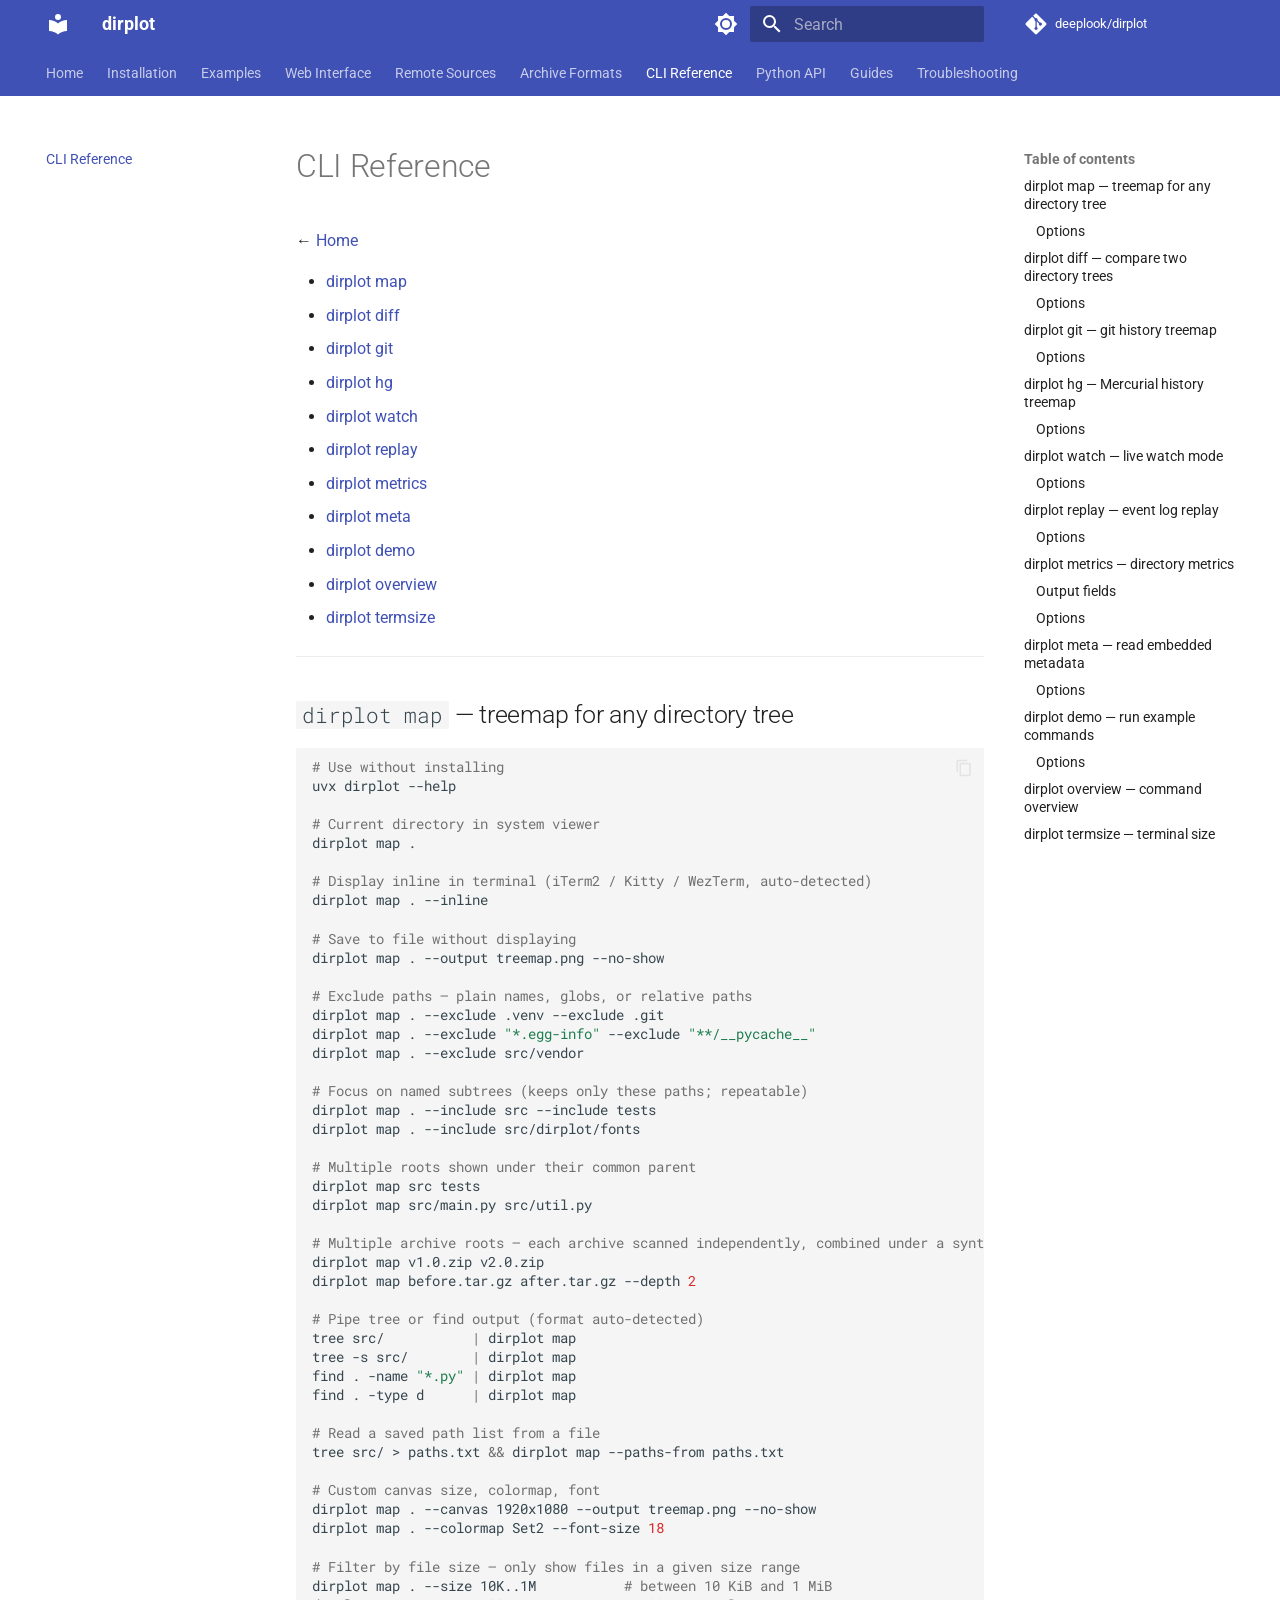
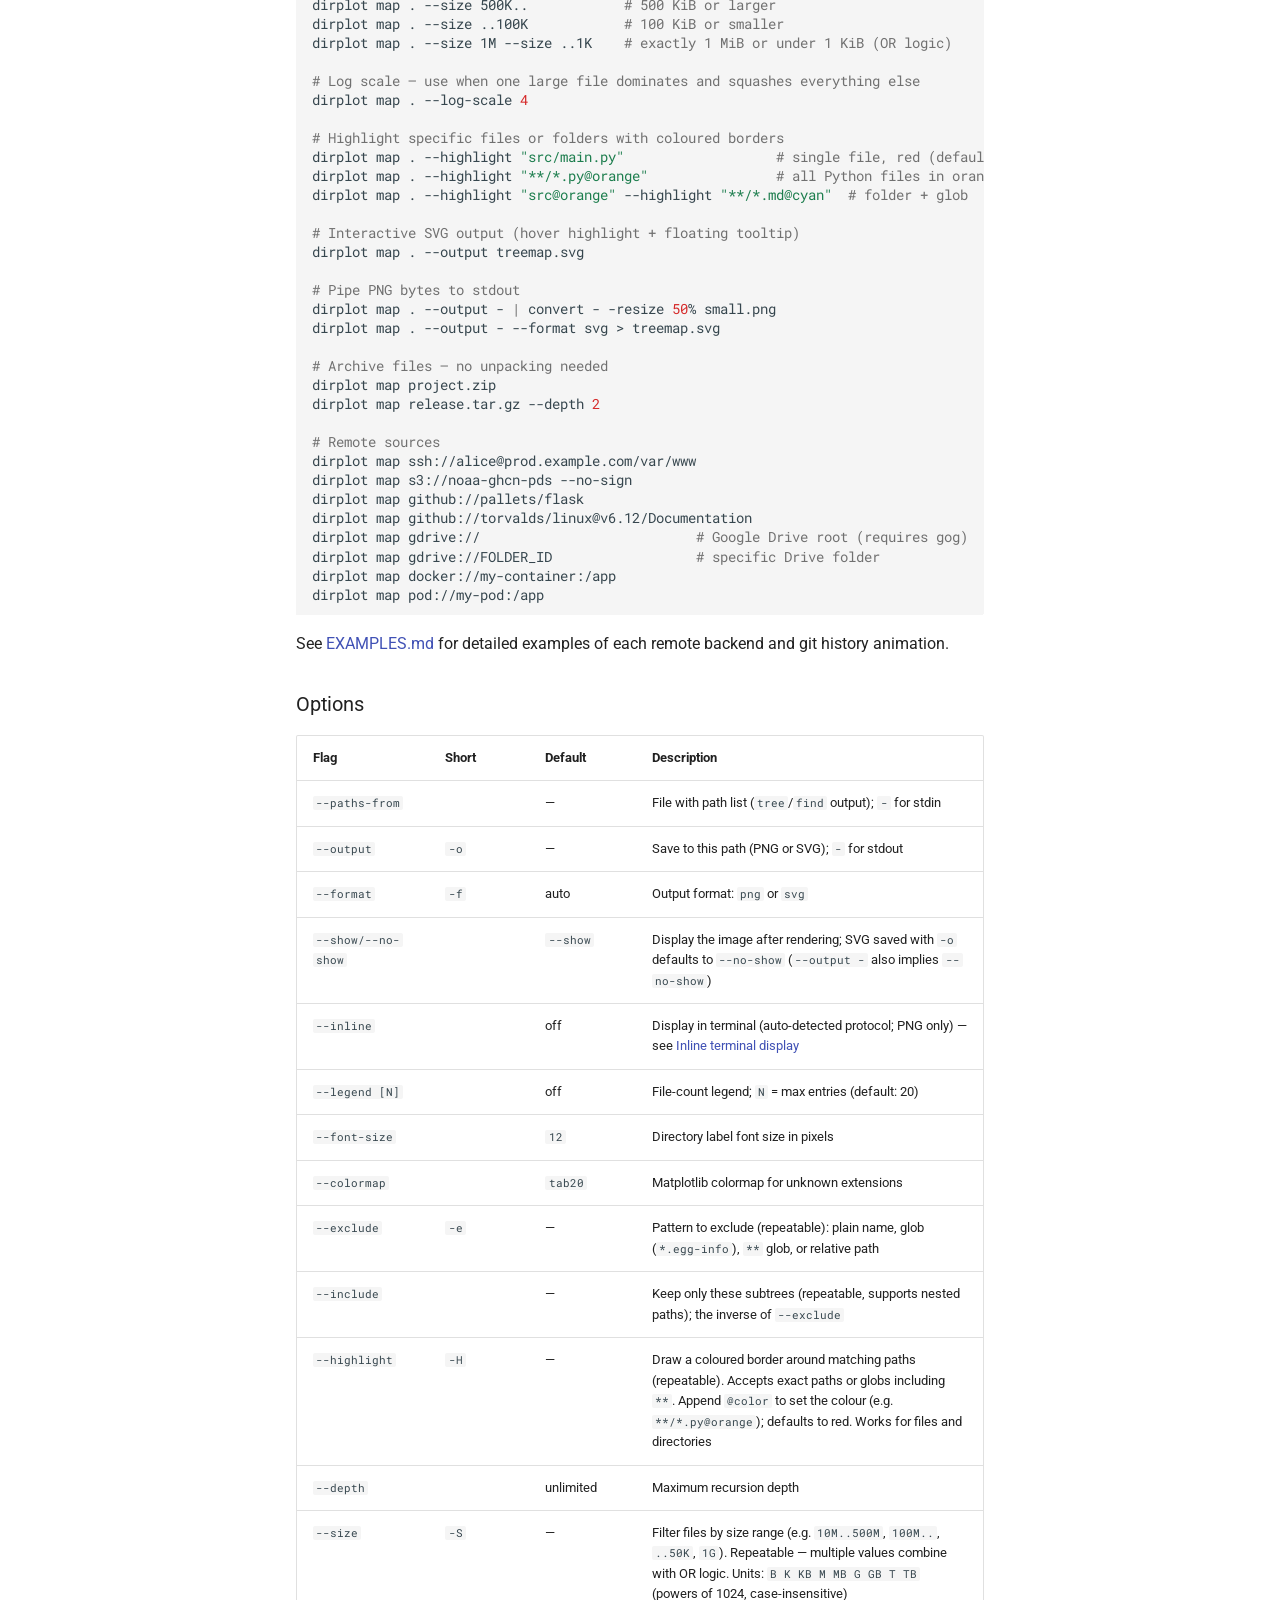
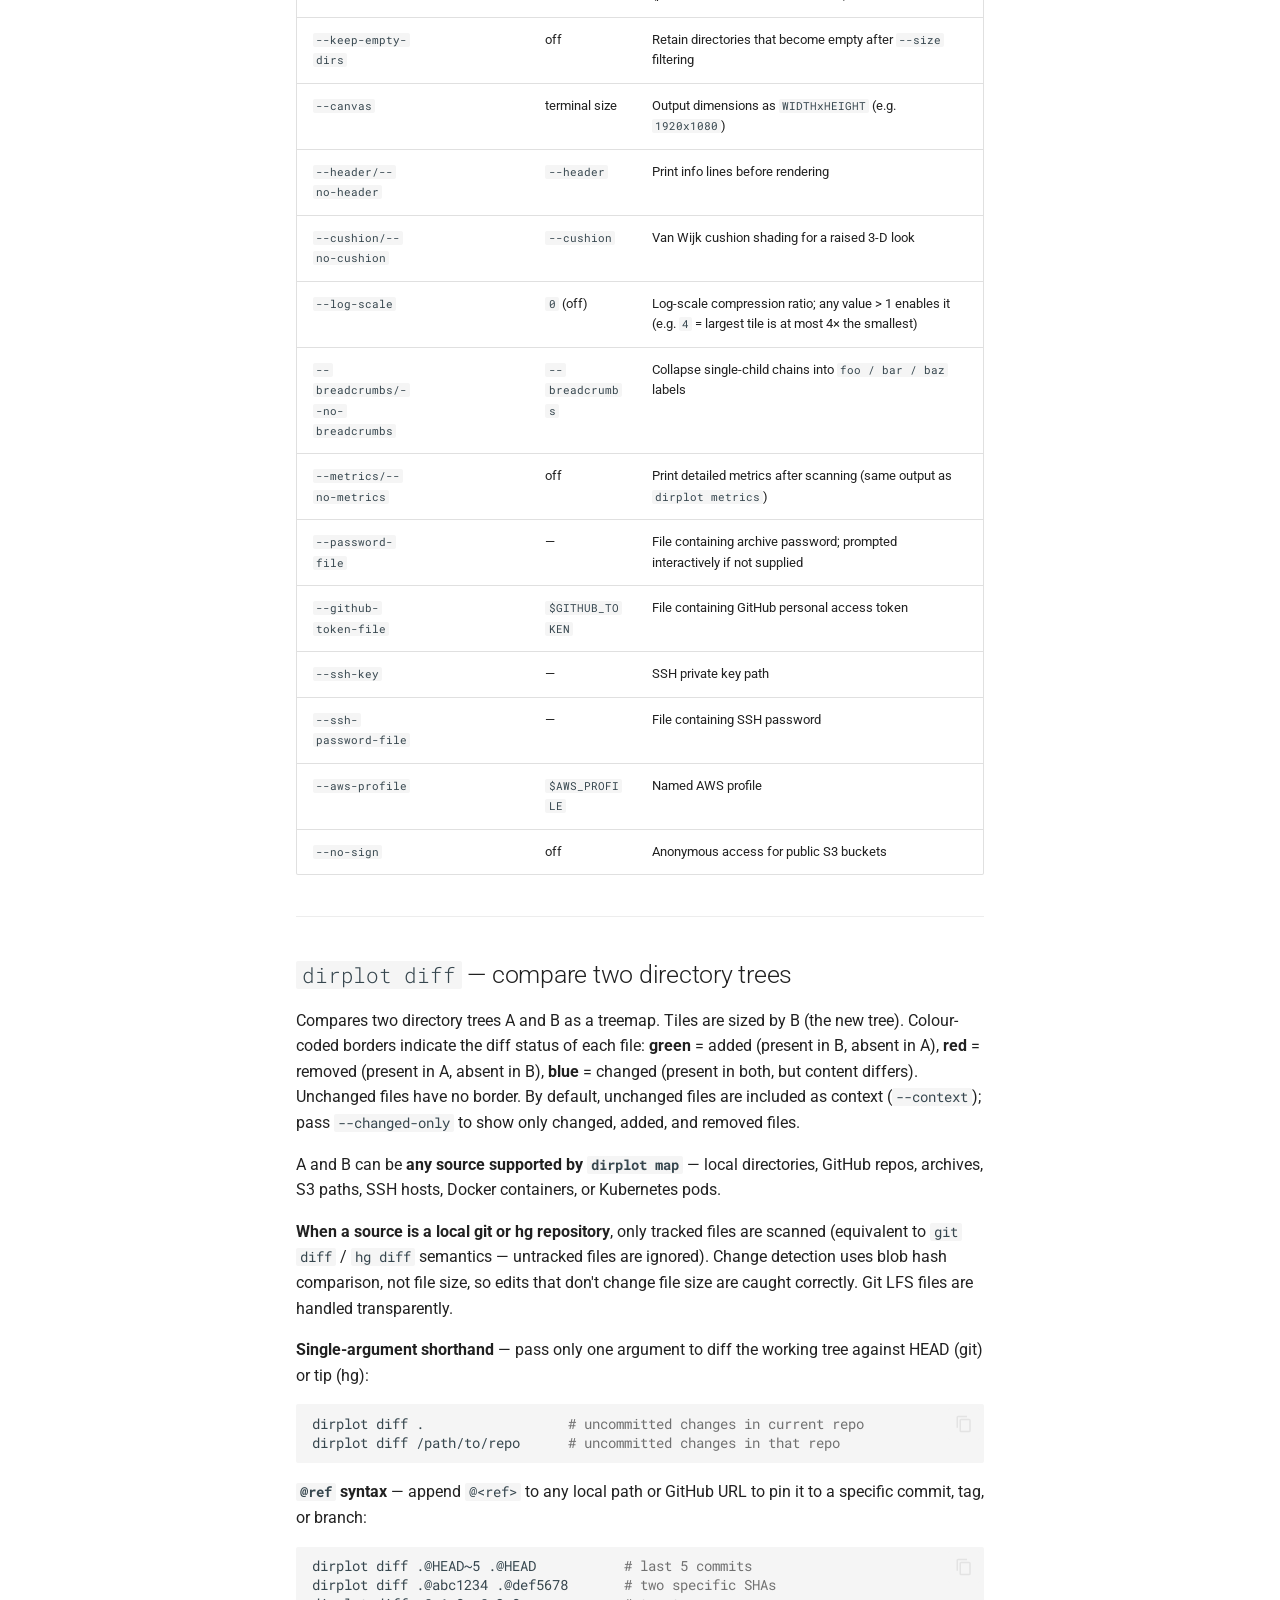
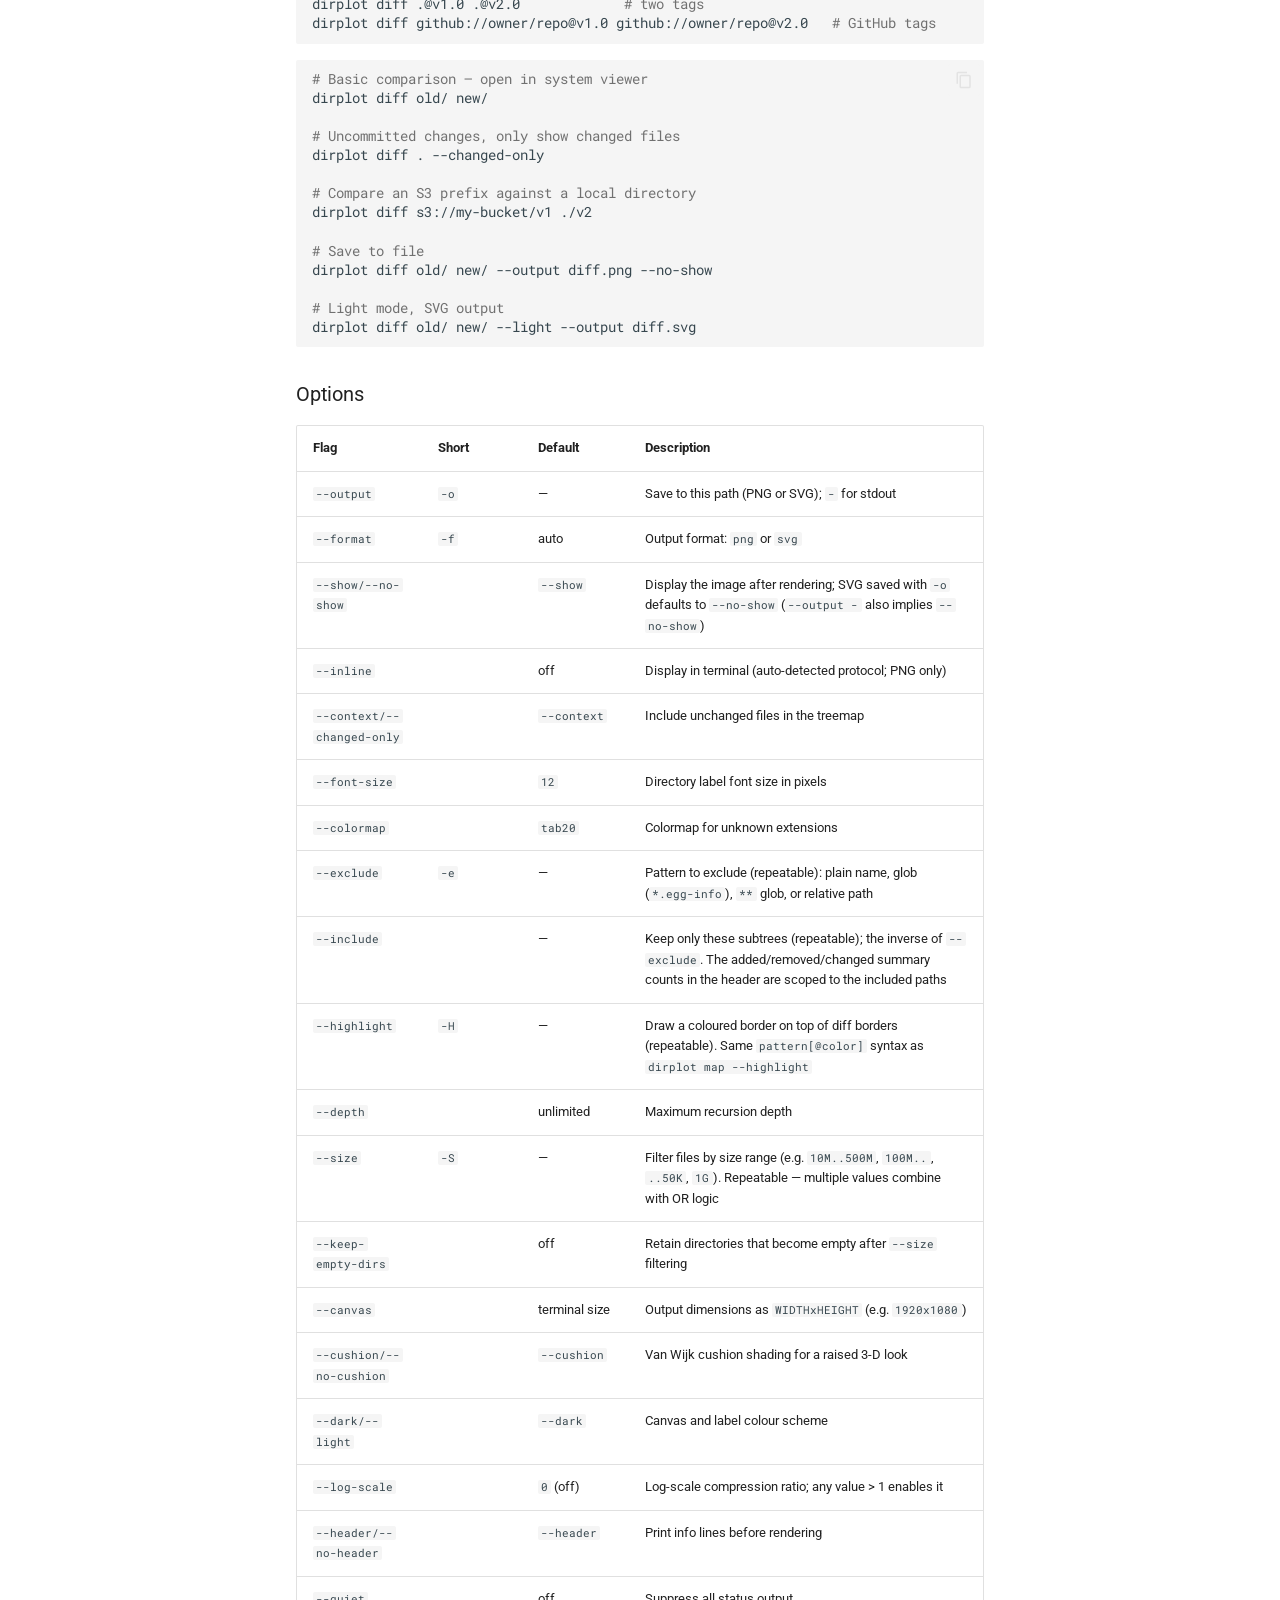
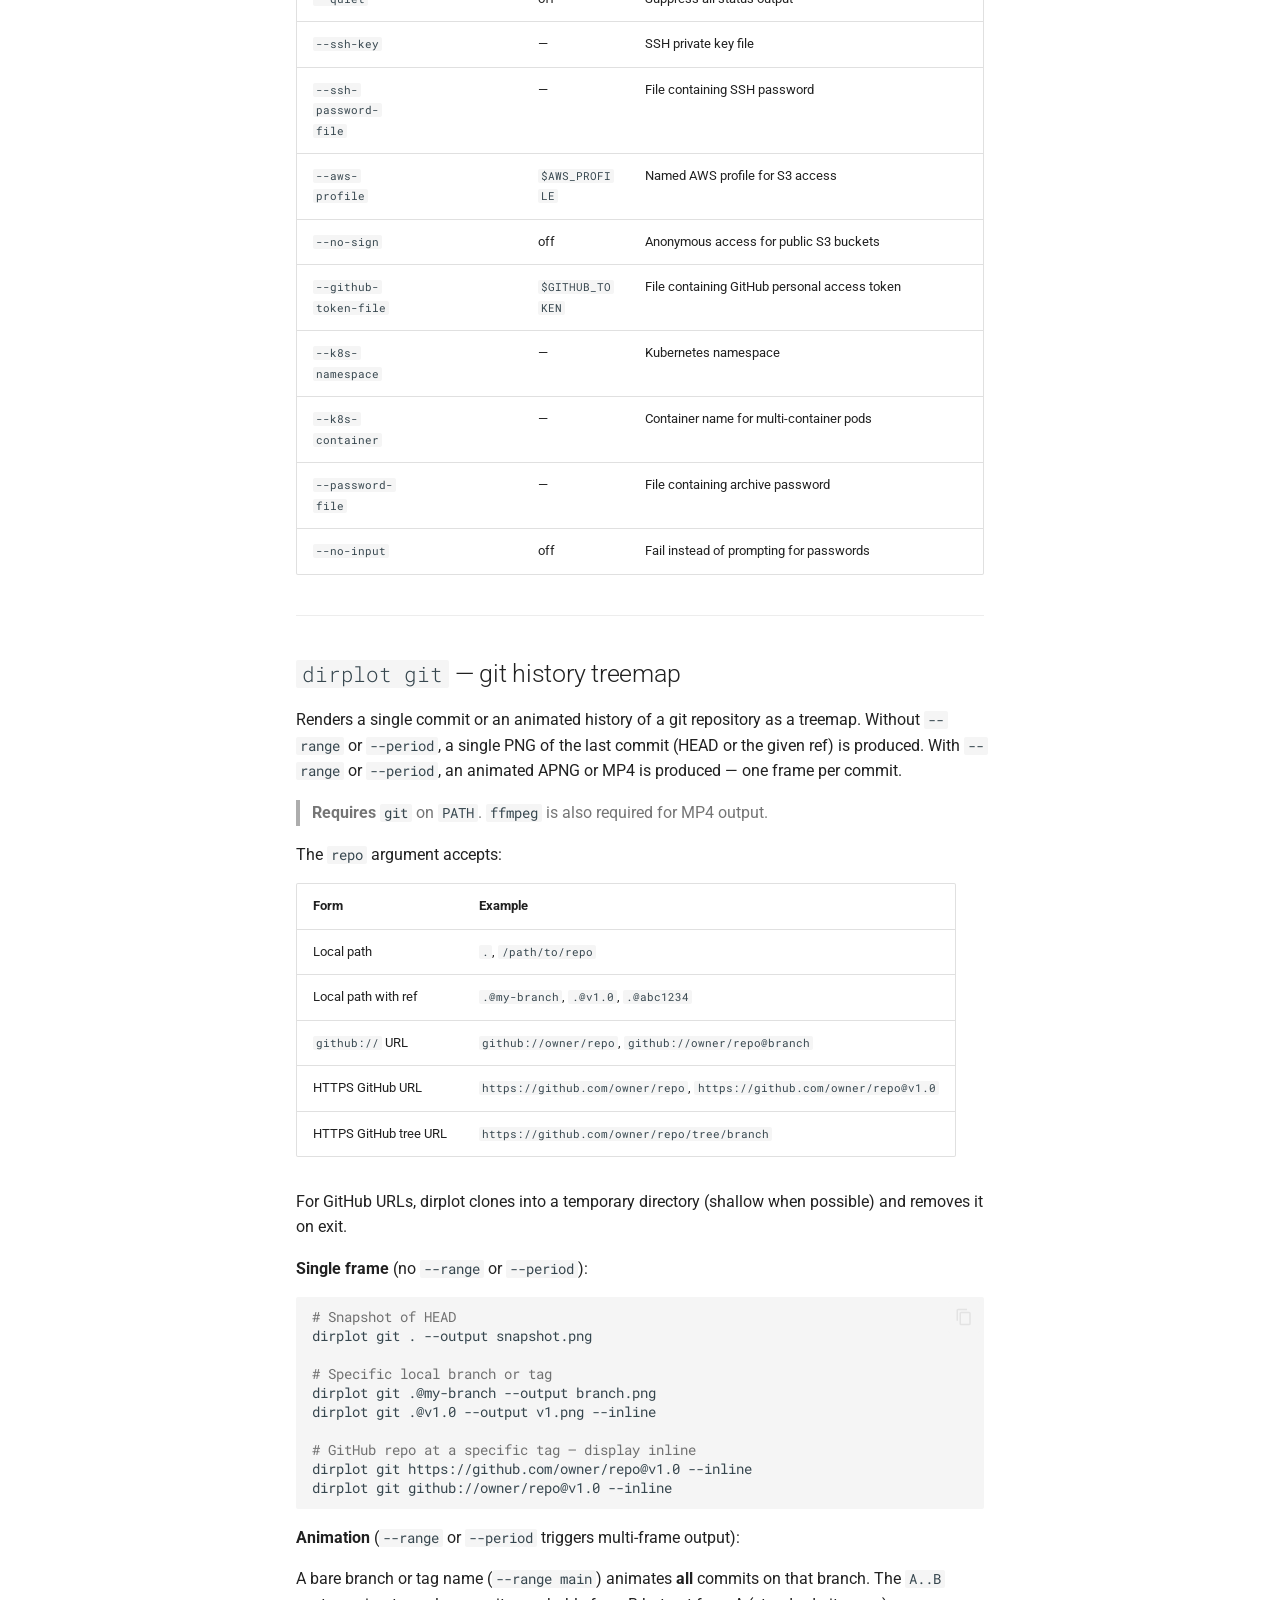
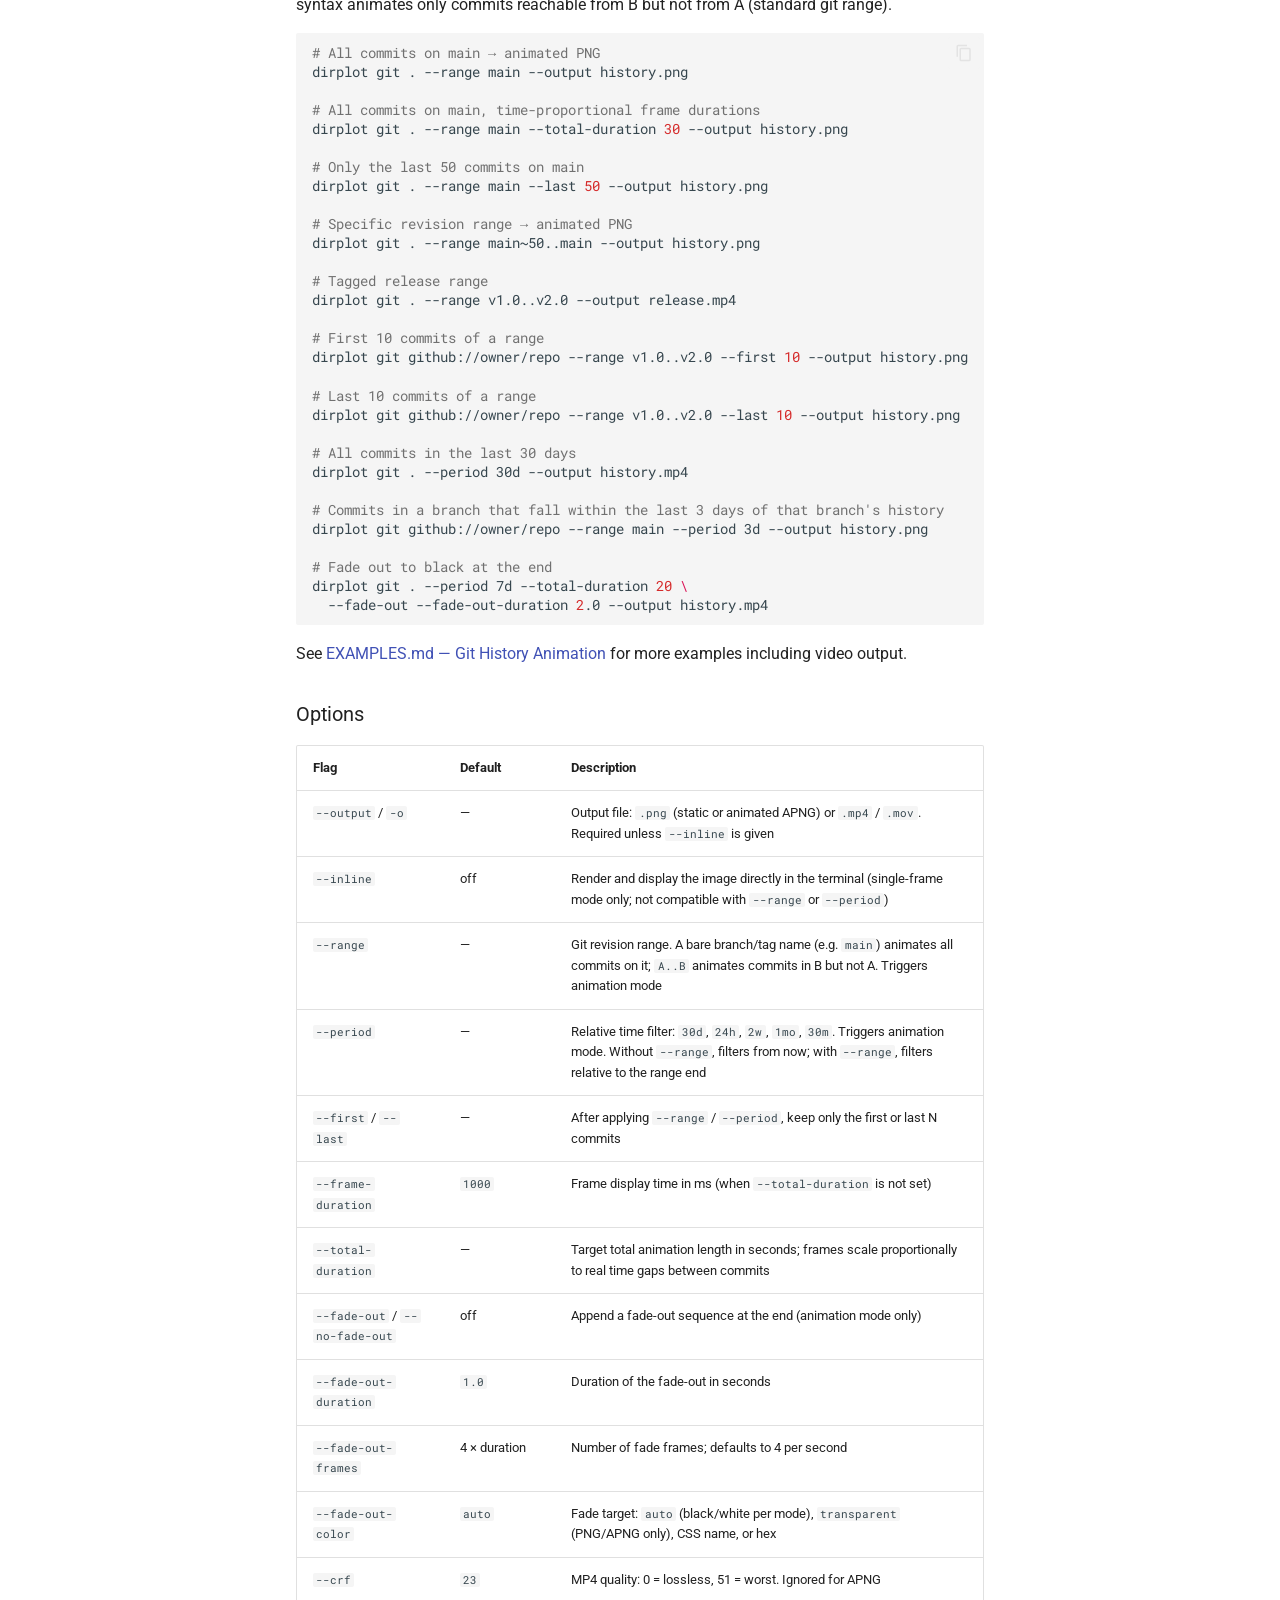
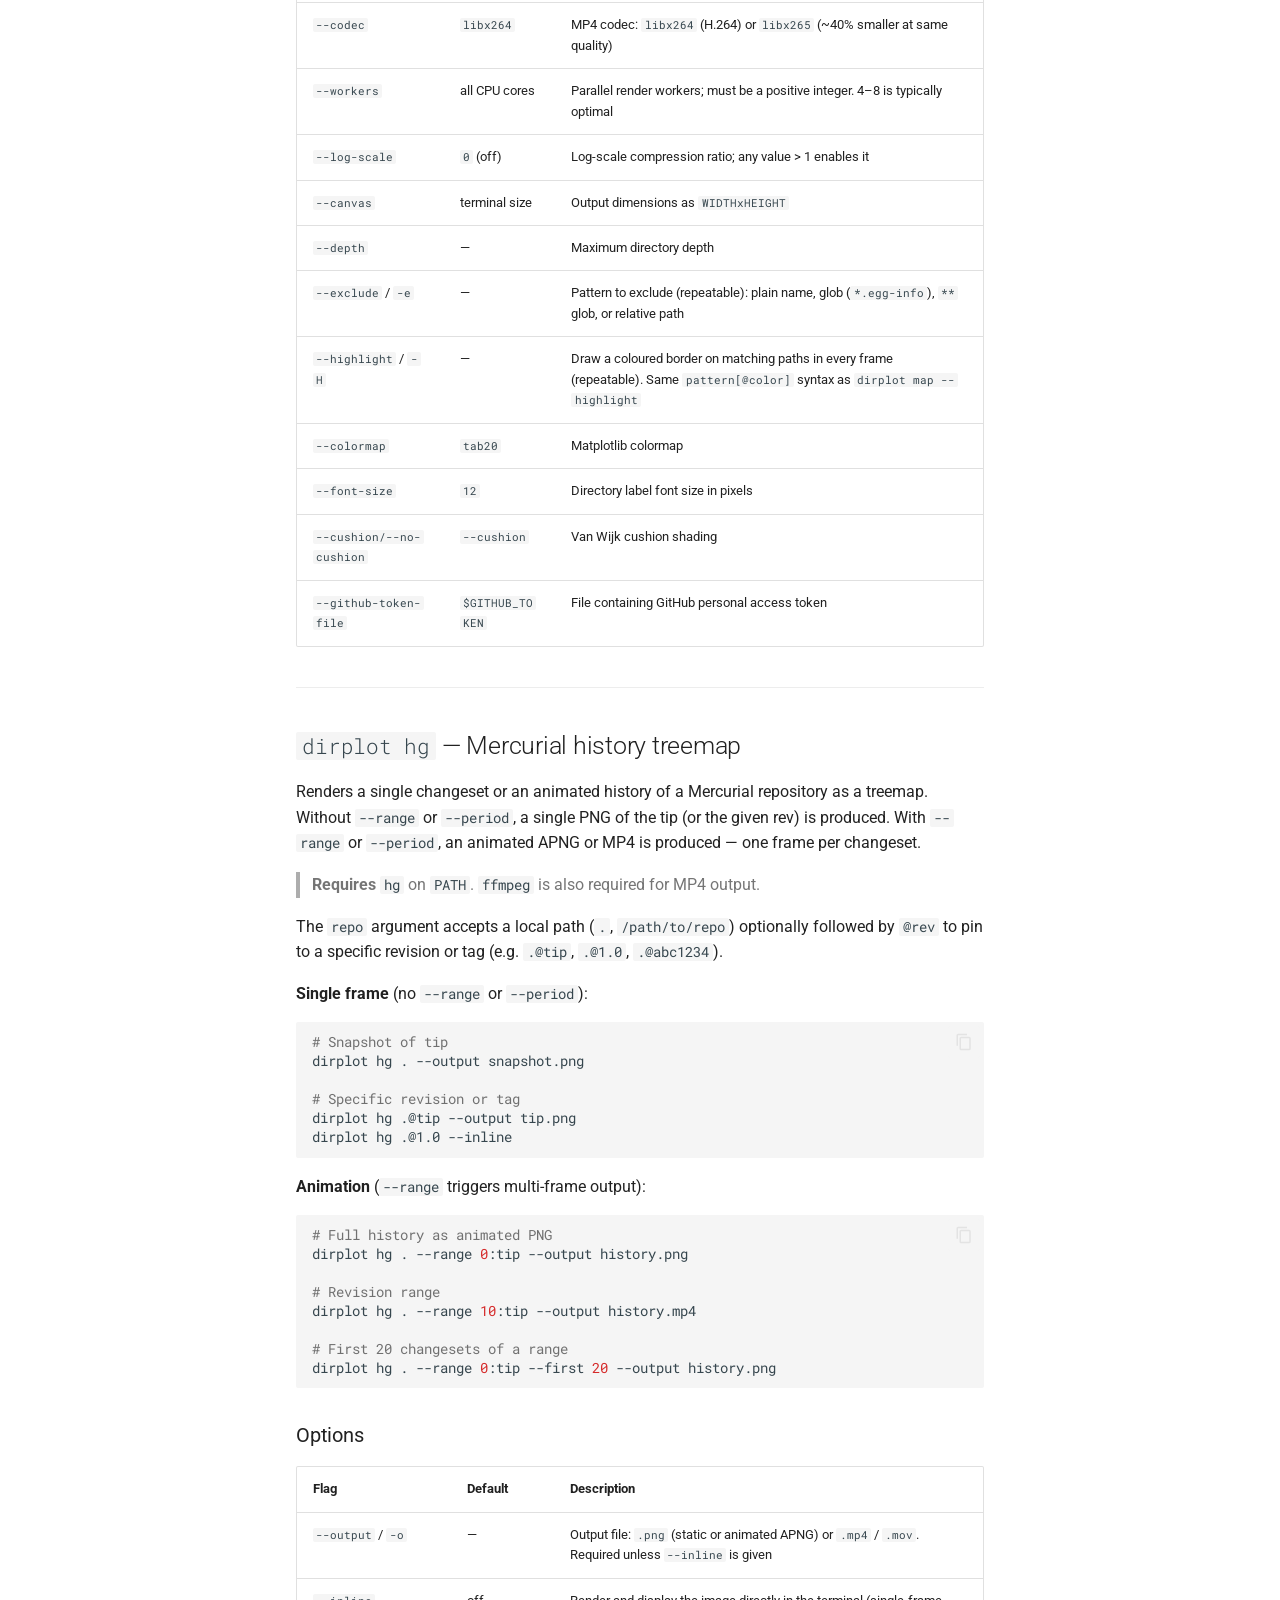
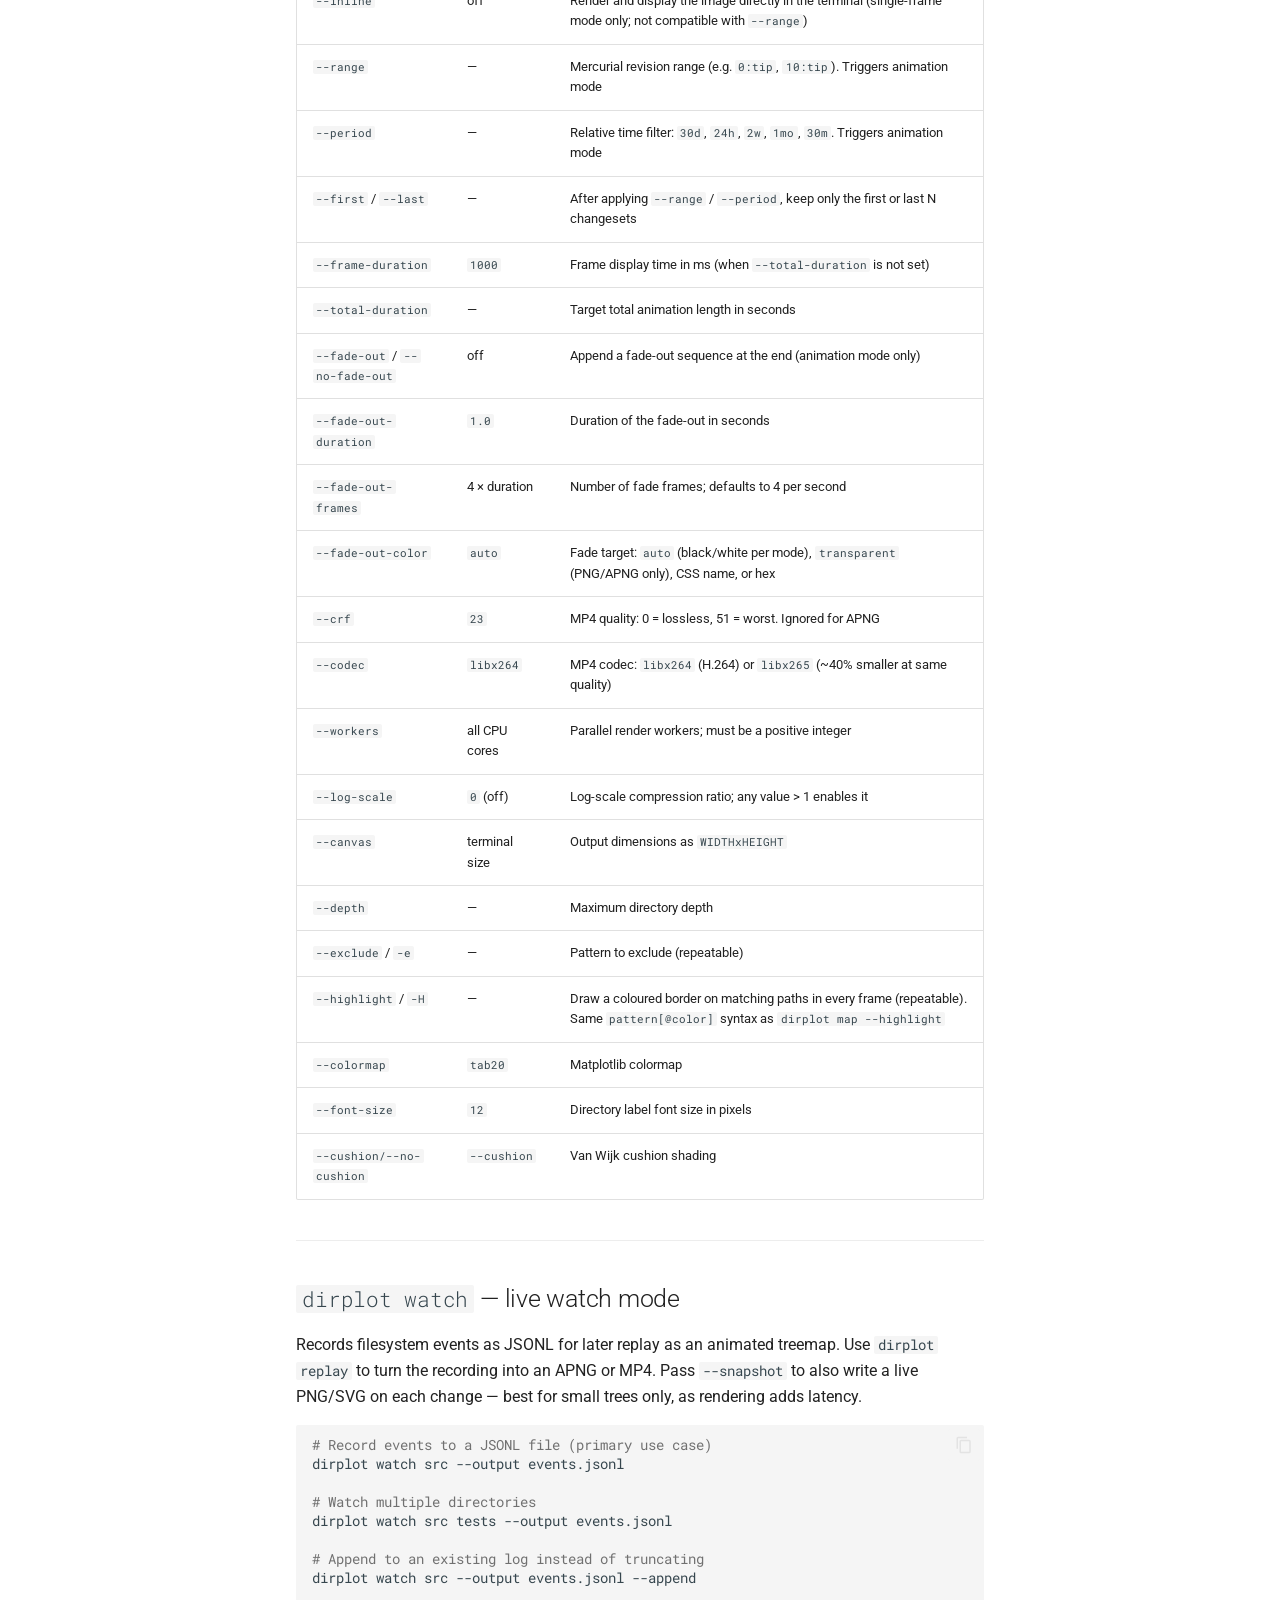
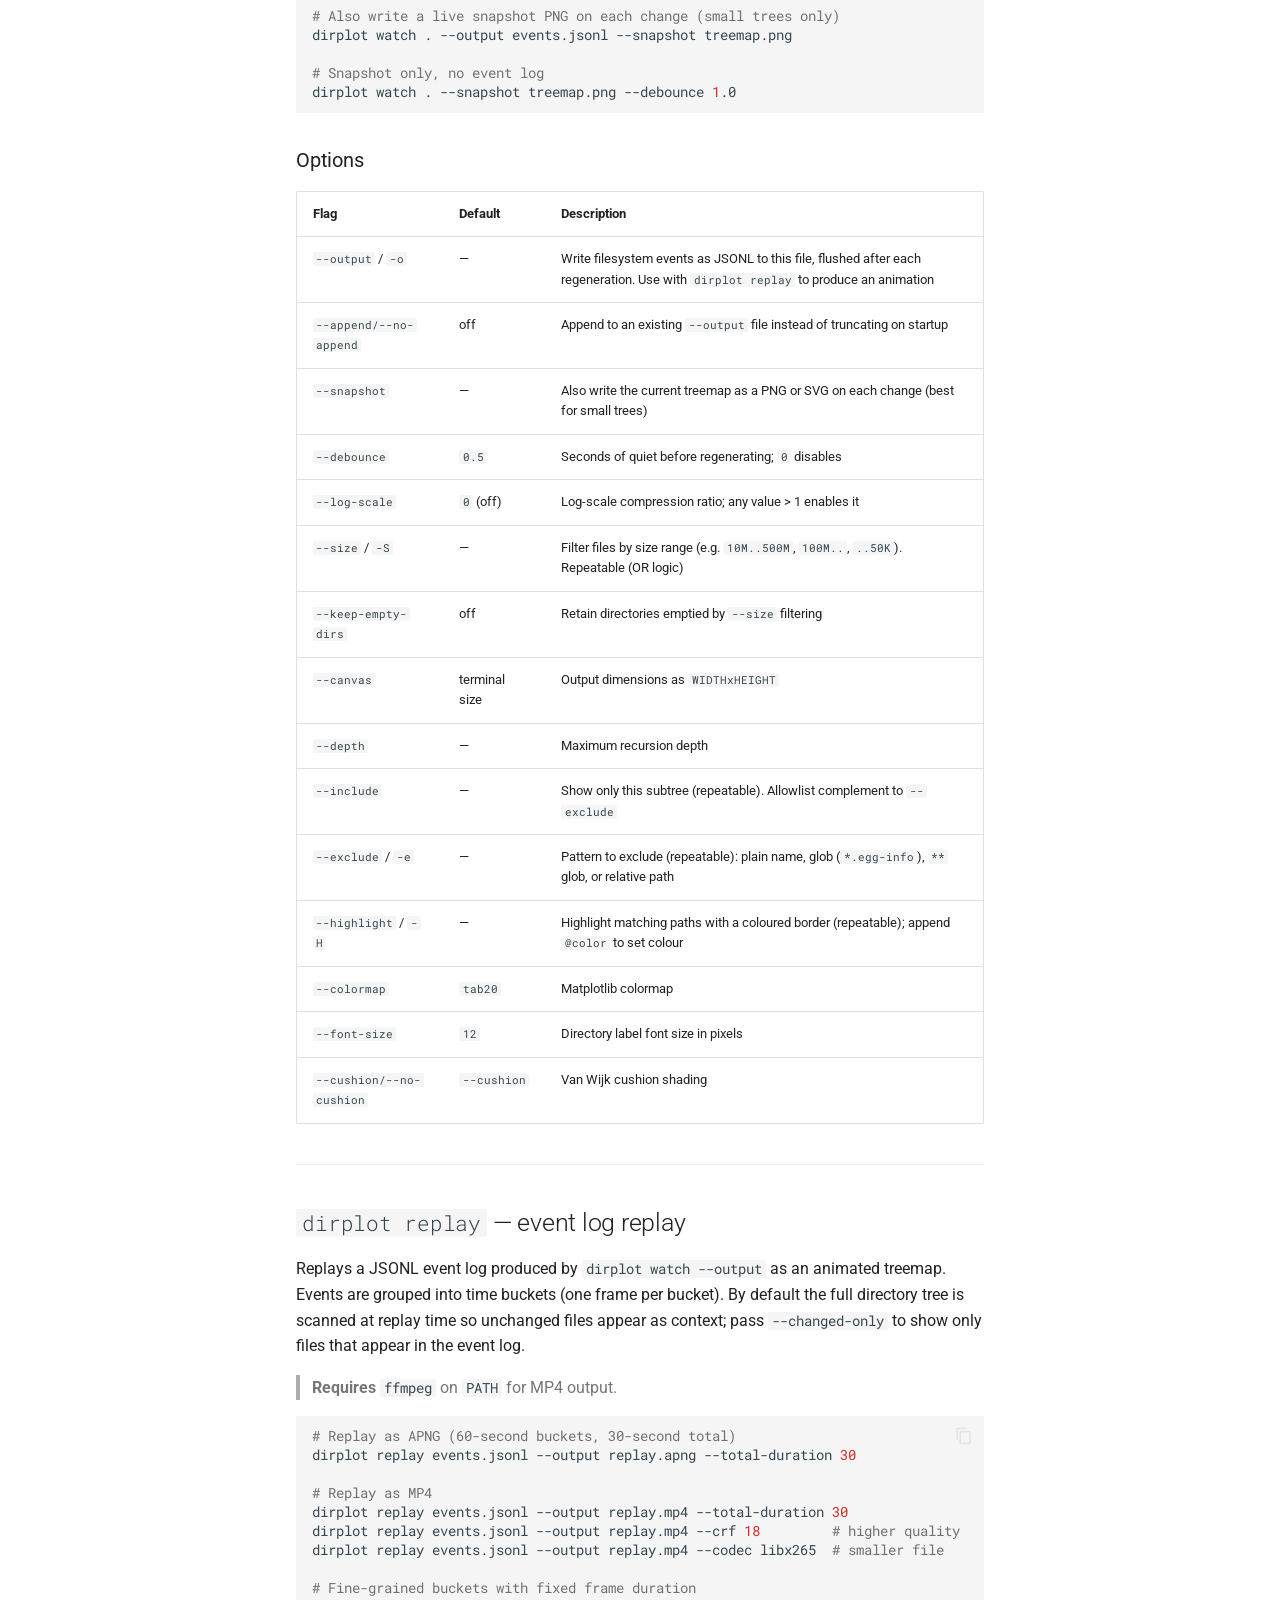
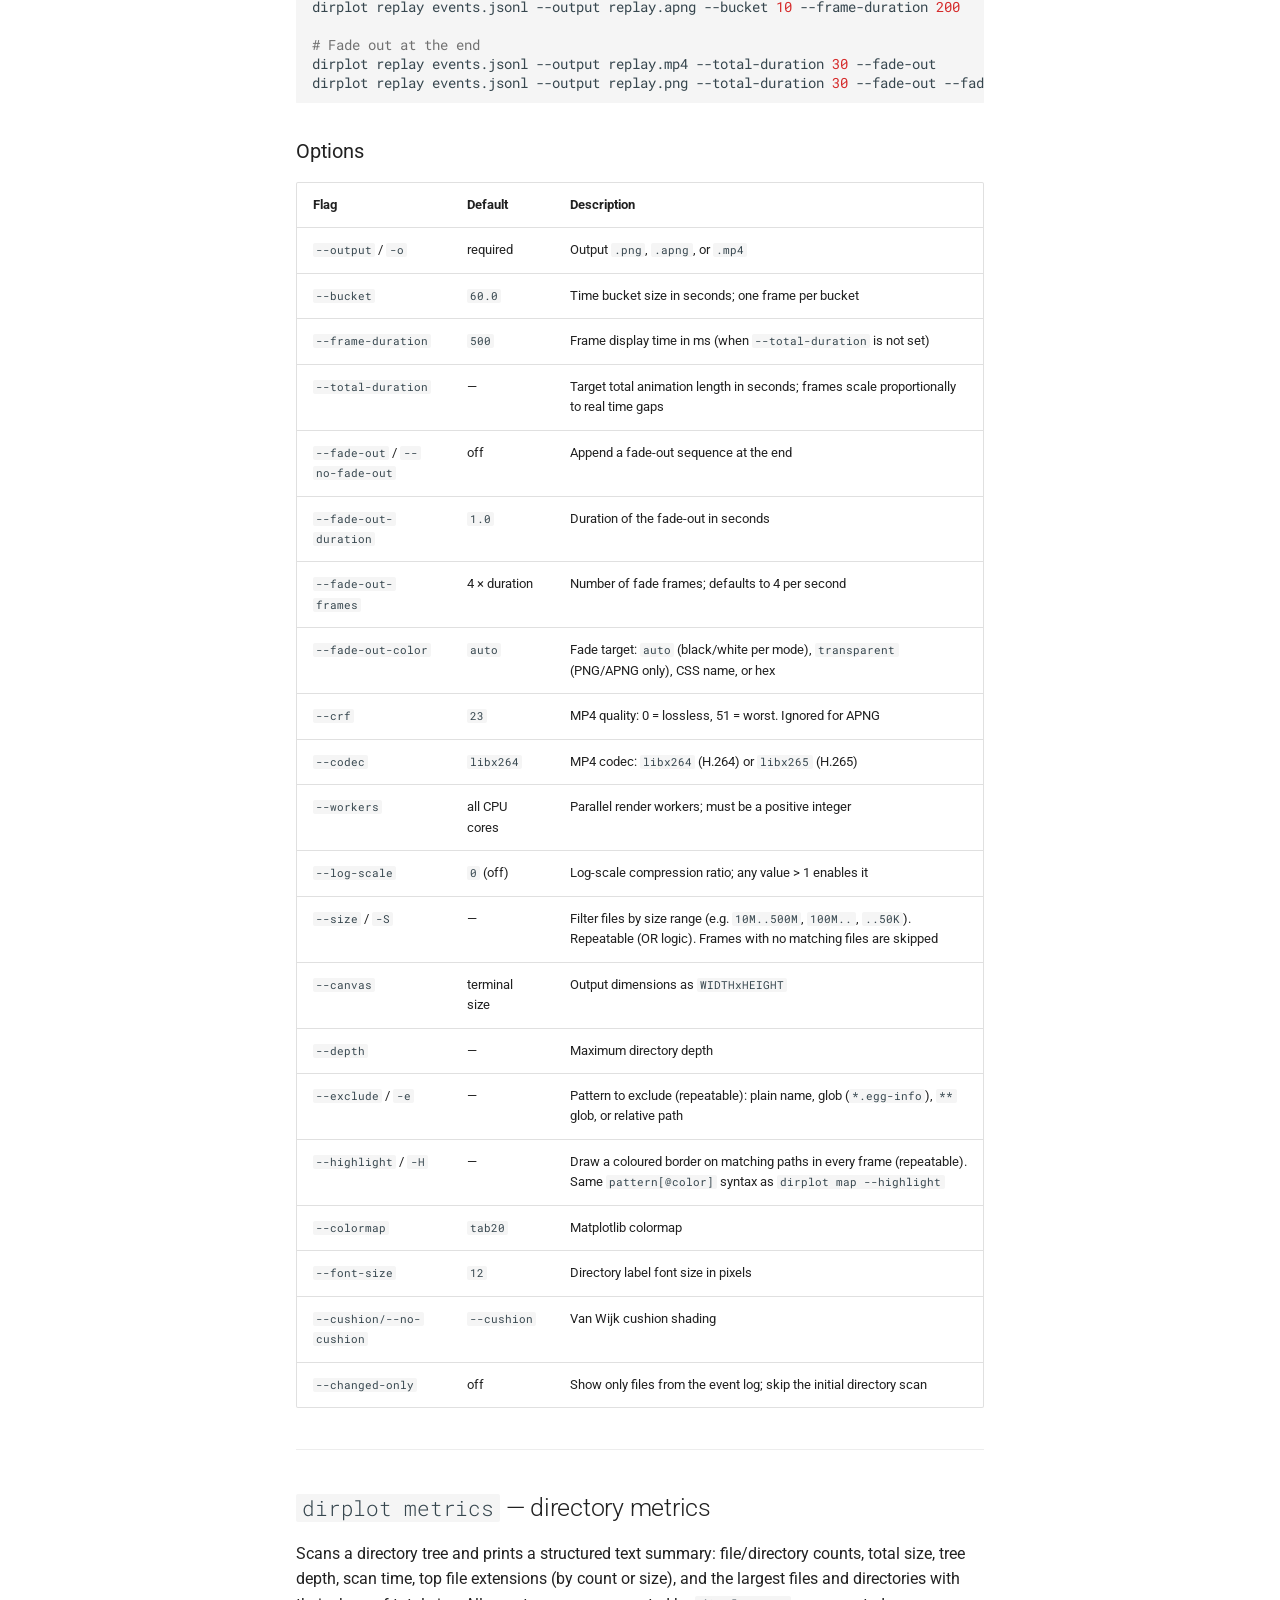
<file: cli/index.html>
<!doctype html>
<html lang="en" class="no-js">
  <head>
    
      <meta charset="utf-8">
      <meta name="viewport" content="width=device-width,initial-scale=1">
      
        <meta name="description" content="Nested treemap visualizations for directory trees and archives">
      
      
      
        <link rel="canonical" href="https://deeplook.github.io/dirplot/cli/">
      
      
        <link rel="prev" href="../archives/">
      
      
        <link rel="next" href="../api/">
      
      
        
      
      
      <link rel="icon" href="../assets/images/favicon.png">
      <meta name="generator" content="mkdocs-1.6.1, mkdocs-material-9.7.7">
    
    
      
        <title>CLI Reference - dirplot</title>
      
    
    
      <link rel="stylesheet" href="../assets/stylesheets/main.ec1eaa64.min.css">
      
        
        <link rel="stylesheet" href="../assets/stylesheets/palette.ab4e12ef.min.css">
      
      


    
    
      
    
    
      
        
        
        <link rel="preconnect" href="https://fonts.gstatic.com" crossorigin>
        <link rel="stylesheet" href="https://fonts.googleapis.com/css?family=Roboto:300,300i,400,400i,700,700i%7CRoboto+Mono:400,400i,700,700i&display=fallback">
        <style>:root{--md-text-font:"Roboto";--md-code-font:"Roboto Mono"}</style>
      
    
    
    <script>__md_scope=new URL("..",location),__md_hash=e=>[...e].reduce(((e,_)=>(e<<5)-e+_.charCodeAt(0)),0),__md_get=(e,_=localStorage,t=__md_scope)=>JSON.parse(_.getItem(t.pathname+"."+e)),__md_set=(e,_,t=localStorage,a=__md_scope)=>{try{t.setItem(a.pathname+"."+e,JSON.stringify(_))}catch(e){}}</script>
    
      

    
    
  </head>
  
  
    
    
      
    
    
    
    
    <body dir="ltr" data-md-color-scheme="default" data-md-color-primary="indigo" data-md-color-accent="indigo">
  
    
    <input class="md-toggle" data-md-toggle="drawer" type="checkbox" id="__drawer" autocomplete="off">
    <input class="md-toggle" data-md-toggle="search" type="checkbox" id="__search" autocomplete="off">
    <label class="md-overlay" for="__drawer"></label>
    <div data-md-component="skip">
      
        
        <a href="#cli-reference" class="md-skip">
          Skip to content
        </a>
      
    </div>
    <div data-md-component="announce">
      
    </div>
    
    
      

<header class="md-header" data-md-component="header">
  <nav class="md-header__inner md-grid" aria-label="Header">
    <a href=".." title="dirplot" class="md-header__button md-logo" aria-label="dirplot" data-md-component="logo">
      
  
  <svg xmlns="http://www.w3.org/2000/svg" viewBox="0 0 24 24"><path d="M12 8a3 3 0 0 0 3-3 3 3 0 0 0-3-3 3 3 0 0 0-3 3 3 3 0 0 0 3 3m0 3.54C9.64 9.35 6.5 8 3 8v11c3.5 0 6.64 1.35 9 3.54 2.36-2.19 5.5-3.54 9-3.54V8c-3.5 0-6.64 1.35-9 3.54"/></svg>

    </a>
    <label class="md-header__button md-icon" for="__drawer">
      
      <svg xmlns="http://www.w3.org/2000/svg" viewBox="0 0 24 24"><path d="M3 6h18v2H3zm0 5h18v2H3zm0 5h18v2H3z"/></svg>
    </label>
    <div class="md-header__title" data-md-component="header-title">
      <div class="md-header__ellipsis">
        <div class="md-header__topic">
          <span class="md-ellipsis">
            dirplot
          </span>
        </div>
        <div class="md-header__topic" data-md-component="header-topic">
          <span class="md-ellipsis">
            
              CLI Reference
            
          </span>
        </div>
      </div>
    </div>
    
      
        <form class="md-header__option" data-md-component="palette">
  
    
    
    
    <input class="md-option" data-md-color-media="" data-md-color-scheme="default" data-md-color-primary="indigo" data-md-color-accent="indigo"  aria-label="Switch to dark mode"  type="radio" name="__palette" id="__palette_0">
    
      <label class="md-header__button md-icon" title="Switch to dark mode" for="__palette_1" hidden>
        <svg xmlns="http://www.w3.org/2000/svg" viewBox="0 0 24 24"><path d="M12 8a4 4 0 0 0-4 4 4 4 0 0 0 4 4 4 4 0 0 0 4-4 4 4 0 0 0-4-4m0 10a6 6 0 0 1-6-6 6 6 0 0 1 6-6 6 6 0 0 1 6 6 6 6 0 0 1-6 6m8-9.31V4h-4.69L12 .69 8.69 4H4v4.69L.69 12 4 15.31V20h4.69L12 23.31 15.31 20H20v-4.69L23.31 12z"/></svg>
      </label>
    
  
    
    
    
    <input class="md-option" data-md-color-media="" data-md-color-scheme="slate" data-md-color-primary="indigo" data-md-color-accent="indigo"  aria-label="Switch to light mode"  type="radio" name="__palette" id="__palette_1">
    
      <label class="md-header__button md-icon" title="Switch to light mode" for="__palette_0" hidden>
        <svg xmlns="http://www.w3.org/2000/svg" viewBox="0 0 24 24"><path d="M12 18c-.89 0-1.74-.2-2.5-.55C11.56 16.5 13 14.42 13 12s-1.44-4.5-3.5-5.45C10.26 6.2 11.11 6 12 6a6 6 0 0 1 6 6 6 6 0 0 1-6 6m8-9.31V4h-4.69L12 .69 8.69 4H4v4.69L.69 12 4 15.31V20h4.69L12 23.31 15.31 20H20v-4.69L23.31 12z"/></svg>
      </label>
    
  
</form>
      
    
    
      <script>var palette=__md_get("__palette");if(palette&&palette.color){if("(prefers-color-scheme)"===palette.color.media){var media=matchMedia("(prefers-color-scheme: light)"),input=document.querySelector(media.matches?"[data-md-color-media='(prefers-color-scheme: light)']":"[data-md-color-media='(prefers-color-scheme: dark)']");palette.color.media=input.getAttribute("data-md-color-media"),palette.color.scheme=input.getAttribute("data-md-color-scheme"),palette.color.primary=input.getAttribute("data-md-color-primary"),palette.color.accent=input.getAttribute("data-md-color-accent")}for(var[key,value]of Object.entries(palette.color))document.body.setAttribute("data-md-color-"+key,value)}</script>
    
    
    
      
      
        <label class="md-header__button md-icon" for="__search">
          
          <svg xmlns="http://www.w3.org/2000/svg" viewBox="0 0 24 24"><path d="M9.5 3A6.5 6.5 0 0 1 16 9.5c0 1.61-.59 3.09-1.56 4.23l.27.27h.79l5 5-1.5 1.5-5-5v-.79l-.27-.27A6.52 6.52 0 0 1 9.5 16 6.5 6.5 0 0 1 3 9.5 6.5 6.5 0 0 1 9.5 3m0 2C7 5 5 7 5 9.5S7 14 9.5 14 14 12 14 9.5 12 5 9.5 5"/></svg>
        </label>
        <div class="md-search" data-md-component="search" role="dialog">
  <label class="md-search__overlay" for="__search"></label>
  <div class="md-search__inner" role="search">
    <form class="md-search__form" name="search">
      <input type="text" class="md-search__input" name="query" aria-label="Search" placeholder="Search" autocapitalize="off" autocorrect="off" autocomplete="off" spellcheck="false" data-md-component="search-query" required>
      <label class="md-search__icon md-icon" for="__search">
        
        <svg xmlns="http://www.w3.org/2000/svg" viewBox="0 0 24 24"><path d="M9.5 3A6.5 6.5 0 0 1 16 9.5c0 1.61-.59 3.09-1.56 4.23l.27.27h.79l5 5-1.5 1.5-5-5v-.79l-.27-.27A6.52 6.52 0 0 1 9.5 16 6.5 6.5 0 0 1 3 9.5 6.5 6.5 0 0 1 9.5 3m0 2C7 5 5 7 5 9.5S7 14 9.5 14 14 12 14 9.5 12 5 9.5 5"/></svg>
        
        <svg xmlns="http://www.w3.org/2000/svg" viewBox="0 0 24 24"><path d="M20 11v2H8l5.5 5.5-1.42 1.42L4.16 12l7.92-7.92L13.5 5.5 8 11z"/></svg>
      </label>
      <nav class="md-search__options" aria-label="Search">
        
        <button type="reset" class="md-search__icon md-icon" title="Clear" aria-label="Clear" tabindex="-1">
          
          <svg xmlns="http://www.w3.org/2000/svg" viewBox="0 0 24 24"><path d="M19 6.41 17.59 5 12 10.59 6.41 5 5 6.41 10.59 12 5 17.59 6.41 19 12 13.41 17.59 19 19 17.59 13.41 12z"/></svg>
        </button>
      </nav>
      
        <div class="md-search__suggest" data-md-component="search-suggest"></div>
      
    </form>
    <div class="md-search__output">
      <div class="md-search__scrollwrap" tabindex="0" data-md-scrollfix>
        <div class="md-search-result" data-md-component="search-result">
          <div class="md-search-result__meta">
            Initializing search
          </div>
          <ol class="md-search-result__list" role="presentation"></ol>
        </div>
      </div>
    </div>
  </div>
</div>
      
    
    
      <div class="md-header__source">
        <a href="https://github.com/deeplook/dirplot" title="Go to repository" class="md-source" data-md-component="source">
  <div class="md-source__icon md-icon">
    
    <svg xmlns="http://www.w3.org/2000/svg" viewBox="0 0 448 512"><!--! Font Awesome Free 7.1.0 by @fontawesome - https://fontawesome.com License - https://fontawesome.com/license/free (Icons: CC BY 4.0, Fonts: SIL OFL 1.1, Code: MIT License) Copyright 2025 Fonticons, Inc.--><path d="M439.6 236.1 244 40.5c-5.4-5.5-12.8-8.5-20.4-8.5s-15 3-20.4 8.4L162.5 81l51.5 51.5c27.1-9.1 52.7 16.8 43.4 43.7l49.7 49.7c34.2-11.8 61.2 31 35.5 56.7-26.5 26.5-70.2-2.9-56-37.3L240.3 199v121.9c25.3 12.5 22.3 41.8 9.1 55-6.4 6.4-15.2 10.1-24.3 10.1s-17.8-3.6-24.3-10.1c-17.6-17.6-11.1-46.9 11.2-56v-123c-20.8-8.5-24.6-30.7-18.6-45L142.6 101 8.5 235.1C3 240.6 0 247.9 0 255.5s3 15 8.5 20.4l195.6 195.7c5.4 5.4 12.7 8.4 20.4 8.4s15-3 20.4-8.4l194.7-194.7c5.4-5.4 8.4-12.8 8.4-20.4s-3-15-8.4-20.4"/></svg>
  </div>
  <div class="md-source__repository">
    deeplook/dirplot
  </div>
</a>
      </div>
    
  </nav>
  
</header>
    
    <div class="md-container" data-md-component="container">
      
      
        
          
            
<nav class="md-tabs" aria-label="Tabs" data-md-component="tabs">
  <div class="md-grid">
    <ul class="md-tabs__list">
      
        
  
  
  
  
    <li class="md-tabs__item">
      <a href=".." class="md-tabs__link">
        
  
  
    
  
  Home

      </a>
    </li>
  

      
        
  
  
  
  
    <li class="md-tabs__item">
      <a href="../installation/" class="md-tabs__link">
        
  
  
    
  
  Installation

      </a>
    </li>
  

      
        
  
  
  
  
    <li class="md-tabs__item">
      <a href="../examples/" class="md-tabs__link">
        
  
  
    
  
  Examples

      </a>
    </li>
  

      
        
  
  
  
  
    <li class="md-tabs__item">
      <a href="../serve/" class="md-tabs__link">
        
  
  
    
  
  Web Interface

      </a>
    </li>
  

      
        
  
  
  
  
    <li class="md-tabs__item">
      <a href="../remote-sources/" class="md-tabs__link">
        
  
  
    
  
  Remote Sources

      </a>
    </li>
  

      
        
  
  
  
  
    <li class="md-tabs__item">
      <a href="../archives/" class="md-tabs__link">
        
  
  
    
  
  Archive Formats

      </a>
    </li>
  

      
        
  
  
  
    
  
  
    <li class="md-tabs__item md-tabs__item--active">
      <a href="./" class="md-tabs__link">
        
  
  
    
  
  CLI Reference

      </a>
    </li>
  

      
        
  
  
  
  
    <li class="md-tabs__item">
      <a href="../api/" class="md-tabs__link">
        
  
  
    
  
  Python API

      </a>
    </li>
  

      
        
  
  
  
  
    <li class="md-tabs__item">
      <a href="../guides/" class="md-tabs__link">
        
  
  
    
  
  Guides

      </a>
    </li>
  

      
        
  
  
  
  
    <li class="md-tabs__item">
      <a href="../troubleshooting/" class="md-tabs__link">
        
  
  
    
  
  Troubleshooting

      </a>
    </li>
  

      
    </ul>
  </div>
</nav>
          
        
      
      <main class="md-main" data-md-component="main">
        <div class="md-main__inner md-grid">
          
            
              
              <div class="md-sidebar md-sidebar--primary" data-md-component="sidebar" data-md-type="navigation" >
                <div class="md-sidebar__scrollwrap">
                  <div class="md-sidebar__inner">
                    


  


<nav class="md-nav md-nav--primary md-nav--lifted" aria-label="Navigation" data-md-level="0">
  <label class="md-nav__title" for="__drawer">
    <a href=".." title="dirplot" class="md-nav__button md-logo" aria-label="dirplot" data-md-component="logo">
      
  
  <svg xmlns="http://www.w3.org/2000/svg" viewBox="0 0 24 24"><path d="M12 8a3 3 0 0 0 3-3 3 3 0 0 0-3-3 3 3 0 0 0-3 3 3 3 0 0 0 3 3m0 3.54C9.64 9.35 6.5 8 3 8v11c3.5 0 6.64 1.35 9 3.54 2.36-2.19 5.5-3.54 9-3.54V8c-3.5 0-6.64 1.35-9 3.54"/></svg>

    </a>
    dirplot
  </label>
  
    <div class="md-nav__source">
      <a href="https://github.com/deeplook/dirplot" title="Go to repository" class="md-source" data-md-component="source">
  <div class="md-source__icon md-icon">
    
    <svg xmlns="http://www.w3.org/2000/svg" viewBox="0 0 448 512"><!--! Font Awesome Free 7.1.0 by @fontawesome - https://fontawesome.com License - https://fontawesome.com/license/free (Icons: CC BY 4.0, Fonts: SIL OFL 1.1, Code: MIT License) Copyright 2025 Fonticons, Inc.--><path d="M439.6 236.1 244 40.5c-5.4-5.5-12.8-8.5-20.4-8.5s-15 3-20.4 8.4L162.5 81l51.5 51.5c27.1-9.1 52.7 16.8 43.4 43.7l49.7 49.7c34.2-11.8 61.2 31 35.5 56.7-26.5 26.5-70.2-2.9-56-37.3L240.3 199v121.9c25.3 12.5 22.3 41.8 9.1 55-6.4 6.4-15.2 10.1-24.3 10.1s-17.8-3.6-24.3-10.1c-17.6-17.6-11.1-46.9 11.2-56v-123c-20.8-8.5-24.6-30.7-18.6-45L142.6 101 8.5 235.1C3 240.6 0 247.9 0 255.5s3 15 8.5 20.4l195.6 195.7c5.4 5.4 12.7 8.4 20.4 8.4s15-3 20.4-8.4l194.7-194.7c5.4-5.4 8.4-12.8 8.4-20.4s-3-15-8.4-20.4"/></svg>
  </div>
  <div class="md-source__repository">
    deeplook/dirplot
  </div>
</a>
    </div>
  
  <ul class="md-nav__list" data-md-scrollfix>
    
      
      
  
  
  
  
    <li class="md-nav__item">
      <a href=".." class="md-nav__link">
        
  
  
  <span class="md-ellipsis">
    
  
    Home
  

    
  </span>
  
  

      </a>
    </li>
  

    
      
      
  
  
  
  
    <li class="md-nav__item">
      <a href="../installation/" class="md-nav__link">
        
  
  
  <span class="md-ellipsis">
    
  
    Installation
  

    
  </span>
  
  

      </a>
    </li>
  

    
      
      
  
  
  
  
    <li class="md-nav__item">
      <a href="../examples/" class="md-nav__link">
        
  
  
  <span class="md-ellipsis">
    
  
    Examples
  

    
  </span>
  
  

      </a>
    </li>
  

    
      
      
  
  
  
  
    <li class="md-nav__item">
      <a href="../serve/" class="md-nav__link">
        
  
  
  <span class="md-ellipsis">
    
  
    Web Interface
  

    
  </span>
  
  

      </a>
    </li>
  

    
      
      
  
  
  
  
    <li class="md-nav__item">
      <a href="../remote-sources/" class="md-nav__link">
        
  
  
  <span class="md-ellipsis">
    
  
    Remote Sources
  

    
  </span>
  
  

      </a>
    </li>
  

    
      
      
  
  
  
  
    <li class="md-nav__item">
      <a href="../archives/" class="md-nav__link">
        
  
  
  <span class="md-ellipsis">
    
  
    Archive Formats
  

    
  </span>
  
  

      </a>
    </li>
  

    
      
      
  
  
    
  
  
  
    <li class="md-nav__item md-nav__item--active">
      
      <input class="md-nav__toggle md-toggle" type="checkbox" id="__toc">
      
      
        
      
      
        <label class="md-nav__link md-nav__link--active" for="__toc">
          
  
  
  <span class="md-ellipsis">
    
  
    CLI Reference
  

    
  </span>
  
  

          <span class="md-nav__icon md-icon"></span>
        </label>
      
      <a href="./" class="md-nav__link md-nav__link--active">
        
  
  
  <span class="md-ellipsis">
    
  
    CLI Reference
  

    
  </span>
  
  

      </a>
      
        

<nav class="md-nav md-nav--secondary" aria-label="Table of contents">
  
  
  
    
  
  
    <label class="md-nav__title" for="__toc">
      <span class="md-nav__icon md-icon"></span>
      Table of contents
    </label>
    <ul class="md-nav__list" data-md-component="toc" data-md-scrollfix>
      
        <li class="md-nav__item">
  <a href="#dirplot-map-treemap-for-any-directory-tree" class="md-nav__link">
    <span class="md-ellipsis">
      
        dirplot map — treemap for any directory tree
      
    </span>
  </a>
  
    <nav class="md-nav" aria-label="dirplot map — treemap for any directory tree">
      <ul class="md-nav__list">
        
          <li class="md-nav__item">
  <a href="#options" class="md-nav__link">
    <span class="md-ellipsis">
      
        Options
      
    </span>
  </a>
  
</li>
        
      </ul>
    </nav>
  
</li>
      
        <li class="md-nav__item">
  <a href="#dirplot-diff-compare-two-directory-trees" class="md-nav__link">
    <span class="md-ellipsis">
      
        dirplot diff — compare two directory trees
      
    </span>
  </a>
  
    <nav class="md-nav" aria-label="dirplot diff — compare two directory trees">
      <ul class="md-nav__list">
        
          <li class="md-nav__item">
  <a href="#options_1" class="md-nav__link">
    <span class="md-ellipsis">
      
        Options
      
    </span>
  </a>
  
</li>
        
      </ul>
    </nav>
  
</li>
      
        <li class="md-nav__item">
  <a href="#dirplot-git-git-history-treemap" class="md-nav__link">
    <span class="md-ellipsis">
      
        dirplot git — git history treemap
      
    </span>
  </a>
  
    <nav class="md-nav" aria-label="dirplot git — git history treemap">
      <ul class="md-nav__list">
        
          <li class="md-nav__item">
  <a href="#options_2" class="md-nav__link">
    <span class="md-ellipsis">
      
        Options
      
    </span>
  </a>
  
</li>
        
      </ul>
    </nav>
  
</li>
      
        <li class="md-nav__item">
  <a href="#dirplot-hg-mercurial-history-treemap" class="md-nav__link">
    <span class="md-ellipsis">
      
        dirplot hg — Mercurial history treemap
      
    </span>
  </a>
  
    <nav class="md-nav" aria-label="dirplot hg — Mercurial history treemap">
      <ul class="md-nav__list">
        
          <li class="md-nav__item">
  <a href="#options_3" class="md-nav__link">
    <span class="md-ellipsis">
      
        Options
      
    </span>
  </a>
  
</li>
        
      </ul>
    </nav>
  
</li>
      
        <li class="md-nav__item">
  <a href="#dirplot-watch-live-watch-mode" class="md-nav__link">
    <span class="md-ellipsis">
      
        dirplot watch — live watch mode
      
    </span>
  </a>
  
    <nav class="md-nav" aria-label="dirplot watch — live watch mode">
      <ul class="md-nav__list">
        
          <li class="md-nav__item">
  <a href="#options_4" class="md-nav__link">
    <span class="md-ellipsis">
      
        Options
      
    </span>
  </a>
  
</li>
        
      </ul>
    </nav>
  
</li>
      
        <li class="md-nav__item">
  <a href="#dirplot-replay-event-log-replay" class="md-nav__link">
    <span class="md-ellipsis">
      
        dirplot replay — event log replay
      
    </span>
  </a>
  
    <nav class="md-nav" aria-label="dirplot replay — event log replay">
      <ul class="md-nav__list">
        
          <li class="md-nav__item">
  <a href="#options_5" class="md-nav__link">
    <span class="md-ellipsis">
      
        Options
      
    </span>
  </a>
  
</li>
        
      </ul>
    </nav>
  
</li>
      
        <li class="md-nav__item">
  <a href="#dirplot-metrics-directory-metrics" class="md-nav__link">
    <span class="md-ellipsis">
      
        dirplot metrics — directory metrics
      
    </span>
  </a>
  
    <nav class="md-nav" aria-label="dirplot metrics — directory metrics">
      <ul class="md-nav__list">
        
          <li class="md-nav__item">
  <a href="#output-fields" class="md-nav__link">
    <span class="md-ellipsis">
      
        Output fields
      
    </span>
  </a>
  
</li>
        
          <li class="md-nav__item">
  <a href="#options_6" class="md-nav__link">
    <span class="md-ellipsis">
      
        Options
      
    </span>
  </a>
  
</li>
        
      </ul>
    </nav>
  
</li>
      
        <li class="md-nav__item">
  <a href="#dirplot-meta-read-embedded-metadata" class="md-nav__link">
    <span class="md-ellipsis">
      
        dirplot meta — read embedded metadata
      
    </span>
  </a>
  
    <nav class="md-nav" aria-label="dirplot meta — read embedded metadata">
      <ul class="md-nav__list">
        
          <li class="md-nav__item">
  <a href="#options_7" class="md-nav__link">
    <span class="md-ellipsis">
      
        Options
      
    </span>
  </a>
  
</li>
        
      </ul>
    </nav>
  
</li>
      
        <li class="md-nav__item">
  <a href="#dirplot-demo-run-example-commands" class="md-nav__link">
    <span class="md-ellipsis">
      
        dirplot demo — run example commands
      
    </span>
  </a>
  
    <nav class="md-nav" aria-label="dirplot demo — run example commands">
      <ul class="md-nav__list">
        
          <li class="md-nav__item">
  <a href="#options_8" class="md-nav__link">
    <span class="md-ellipsis">
      
        Options
      
    </span>
  </a>
  
</li>
        
      </ul>
    </nav>
  
</li>
      
        <li class="md-nav__item">
  <a href="#dirplot-overview-command-overview" class="md-nav__link">
    <span class="md-ellipsis">
      
        dirplot overview — command overview
      
    </span>
  </a>
  
</li>
      
        <li class="md-nav__item">
  <a href="#dirplot-termsize-terminal-size" class="md-nav__link">
    <span class="md-ellipsis">
      
        dirplot termsize — terminal size
      
    </span>
  </a>
  
</li>
      
    </ul>
  
</nav>
      
    </li>
  

    
      
      
  
  
  
  
    <li class="md-nav__item">
      <a href="../api/" class="md-nav__link">
        
  
  
  <span class="md-ellipsis">
    
  
    Python API
  

    
  </span>
  
  

      </a>
    </li>
  

    
      
      
  
  
  
  
    <li class="md-nav__item">
      <a href="../guides/" class="md-nav__link">
        
  
  
  <span class="md-ellipsis">
    
  
    Guides
  

    
  </span>
  
  

      </a>
    </li>
  

    
      
      
  
  
  
  
    <li class="md-nav__item">
      <a href="../troubleshooting/" class="md-nav__link">
        
  
  
  <span class="md-ellipsis">
    
  
    Troubleshooting
  

    
  </span>
  
  

      </a>
    </li>
  

    
  </ul>
</nav>
                  </div>
                </div>
              </div>
            
            
              
              <div class="md-sidebar md-sidebar--secondary" data-md-component="sidebar" data-md-type="toc" >
                <div class="md-sidebar__scrollwrap">
                  <div class="md-sidebar__inner">
                    

<nav class="md-nav md-nav--secondary" aria-label="Table of contents">
  
  
  
    
  
  
    <label class="md-nav__title" for="__toc">
      <span class="md-nav__icon md-icon"></span>
      Table of contents
    </label>
    <ul class="md-nav__list" data-md-component="toc" data-md-scrollfix>
      
        <li class="md-nav__item">
  <a href="#dirplot-map-treemap-for-any-directory-tree" class="md-nav__link">
    <span class="md-ellipsis">
      
        dirplot map — treemap for any directory tree
      
    </span>
  </a>
  
    <nav class="md-nav" aria-label="dirplot map — treemap for any directory tree">
      <ul class="md-nav__list">
        
          <li class="md-nav__item">
  <a href="#options" class="md-nav__link">
    <span class="md-ellipsis">
      
        Options
      
    </span>
  </a>
  
</li>
        
      </ul>
    </nav>
  
</li>
      
        <li class="md-nav__item">
  <a href="#dirplot-diff-compare-two-directory-trees" class="md-nav__link">
    <span class="md-ellipsis">
      
        dirplot diff — compare two directory trees
      
    </span>
  </a>
  
    <nav class="md-nav" aria-label="dirplot diff — compare two directory trees">
      <ul class="md-nav__list">
        
          <li class="md-nav__item">
  <a href="#options_1" class="md-nav__link">
    <span class="md-ellipsis">
      
        Options
      
    </span>
  </a>
  
</li>
        
      </ul>
    </nav>
  
</li>
      
        <li class="md-nav__item">
  <a href="#dirplot-git-git-history-treemap" class="md-nav__link">
    <span class="md-ellipsis">
      
        dirplot git — git history treemap
      
    </span>
  </a>
  
    <nav class="md-nav" aria-label="dirplot git — git history treemap">
      <ul class="md-nav__list">
        
          <li class="md-nav__item">
  <a href="#options_2" class="md-nav__link">
    <span class="md-ellipsis">
      
        Options
      
    </span>
  </a>
  
</li>
        
      </ul>
    </nav>
  
</li>
      
        <li class="md-nav__item">
  <a href="#dirplot-hg-mercurial-history-treemap" class="md-nav__link">
    <span class="md-ellipsis">
      
        dirplot hg — Mercurial history treemap
      
    </span>
  </a>
  
    <nav class="md-nav" aria-label="dirplot hg — Mercurial history treemap">
      <ul class="md-nav__list">
        
          <li class="md-nav__item">
  <a href="#options_3" class="md-nav__link">
    <span class="md-ellipsis">
      
        Options
      
    </span>
  </a>
  
</li>
        
      </ul>
    </nav>
  
</li>
      
        <li class="md-nav__item">
  <a href="#dirplot-watch-live-watch-mode" class="md-nav__link">
    <span class="md-ellipsis">
      
        dirplot watch — live watch mode
      
    </span>
  </a>
  
    <nav class="md-nav" aria-label="dirplot watch — live watch mode">
      <ul class="md-nav__list">
        
          <li class="md-nav__item">
  <a href="#options_4" class="md-nav__link">
    <span class="md-ellipsis">
      
        Options
      
    </span>
  </a>
  
</li>
        
      </ul>
    </nav>
  
</li>
      
        <li class="md-nav__item">
  <a href="#dirplot-replay-event-log-replay" class="md-nav__link">
    <span class="md-ellipsis">
      
        dirplot replay — event log replay
      
    </span>
  </a>
  
    <nav class="md-nav" aria-label="dirplot replay — event log replay">
      <ul class="md-nav__list">
        
          <li class="md-nav__item">
  <a href="#options_5" class="md-nav__link">
    <span class="md-ellipsis">
      
        Options
      
    </span>
  </a>
  
</li>
        
      </ul>
    </nav>
  
</li>
      
        <li class="md-nav__item">
  <a href="#dirplot-metrics-directory-metrics" class="md-nav__link">
    <span class="md-ellipsis">
      
        dirplot metrics — directory metrics
      
    </span>
  </a>
  
    <nav class="md-nav" aria-label="dirplot metrics — directory metrics">
      <ul class="md-nav__list">
        
          <li class="md-nav__item">
  <a href="#output-fields" class="md-nav__link">
    <span class="md-ellipsis">
      
        Output fields
      
    </span>
  </a>
  
</li>
        
          <li class="md-nav__item">
  <a href="#options_6" class="md-nav__link">
    <span class="md-ellipsis">
      
        Options
      
    </span>
  </a>
  
</li>
        
      </ul>
    </nav>
  
</li>
      
        <li class="md-nav__item">
  <a href="#dirplot-meta-read-embedded-metadata" class="md-nav__link">
    <span class="md-ellipsis">
      
        dirplot meta — read embedded metadata
      
    </span>
  </a>
  
    <nav class="md-nav" aria-label="dirplot meta — read embedded metadata">
      <ul class="md-nav__list">
        
          <li class="md-nav__item">
  <a href="#options_7" class="md-nav__link">
    <span class="md-ellipsis">
      
        Options
      
    </span>
  </a>
  
</li>
        
      </ul>
    </nav>
  
</li>
      
        <li class="md-nav__item">
  <a href="#dirplot-demo-run-example-commands" class="md-nav__link">
    <span class="md-ellipsis">
      
        dirplot demo — run example commands
      
    </span>
  </a>
  
    <nav class="md-nav" aria-label="dirplot demo — run example commands">
      <ul class="md-nav__list">
        
          <li class="md-nav__item">
  <a href="#options_8" class="md-nav__link">
    <span class="md-ellipsis">
      
        Options
      
    </span>
  </a>
  
</li>
        
      </ul>
    </nav>
  
</li>
      
        <li class="md-nav__item">
  <a href="#dirplot-overview-command-overview" class="md-nav__link">
    <span class="md-ellipsis">
      
        dirplot overview — command overview
      
    </span>
  </a>
  
</li>
      
        <li class="md-nav__item">
  <a href="#dirplot-termsize-terminal-size" class="md-nav__link">
    <span class="md-ellipsis">
      
        dirplot termsize — terminal size
      
    </span>
  </a>
  
</li>
      
    </ul>
  
</nav>
                  </div>
                </div>
              </div>
            
          
          
            <div class="md-content" data-md-component="content">
              
              <article class="md-content__inner md-typeset">
                
                  


  
  


<h1 id="cli-reference">CLI Reference<a class="headerlink" href="#cli-reference" title="Permanent link">&para;</a></h1>
<p>← <a href="../">Home</a></p>
<ul>
<li><a href="#dirplot-map-treemap-for-any-directory-tree">dirplot map</a></li>
<li><a href="#dirplot-diff-compare-two-directory-trees">dirplot diff</a></li>
<li><a href="#dirplot-git-git-history-treemap">dirplot git</a></li>
<li><a href="#dirplot-hg-mercurial-history-treemap">dirplot hg</a></li>
<li><a href="#dirplot-watch-live-watch-mode">dirplot watch</a></li>
<li><a href="#dirplot-replay-event-log-replay">dirplot replay</a></li>
<li><a href="#dirplot-metrics-directory-metrics">dirplot metrics</a></li>
<li><a href="#dirplot-meta-read-embedded-metadata">dirplot meta</a></li>
<li><a href="#dirplot-demo-run-example-commands">dirplot demo</a></li>
<li><a href="#dirplot-overview-command-overview">dirplot overview</a></li>
<li><a href="#dirplot-termsize-terminal-size">dirplot termsize</a></li>
</ul>
<hr />
<h2 id="dirplot-map-treemap-for-any-directory-tree"><code>dirplot map</code> — treemap for any directory tree<a class="headerlink" href="#dirplot-map-treemap-for-any-directory-tree" title="Permanent link">&para;</a></h2>
<div class="highlight"><pre><span></span><code><a id="__codelineno-0-1" name="__codelineno-0-1" href="#__codelineno-0-1"></a><span class="c1"># Use without installing</span>
<a id="__codelineno-0-2" name="__codelineno-0-2" href="#__codelineno-0-2"></a>uvx<span class="w"> </span>dirplot<span class="w"> </span>--help
<a id="__codelineno-0-3" name="__codelineno-0-3" href="#__codelineno-0-3"></a>
<a id="__codelineno-0-4" name="__codelineno-0-4" href="#__codelineno-0-4"></a><span class="c1"># Current directory in system viewer</span>
<a id="__codelineno-0-5" name="__codelineno-0-5" href="#__codelineno-0-5"></a>dirplot<span class="w"> </span>map<span class="w"> </span>.
<a id="__codelineno-0-6" name="__codelineno-0-6" href="#__codelineno-0-6"></a>
<a id="__codelineno-0-7" name="__codelineno-0-7" href="#__codelineno-0-7"></a><span class="c1"># Display inline in terminal (iTerm2 / Kitty / WezTerm, auto-detected)</span>
<a id="__codelineno-0-8" name="__codelineno-0-8" href="#__codelineno-0-8"></a>dirplot<span class="w"> </span>map<span class="w"> </span>.<span class="w"> </span>--inline
<a id="__codelineno-0-9" name="__codelineno-0-9" href="#__codelineno-0-9"></a>
<a id="__codelineno-0-10" name="__codelineno-0-10" href="#__codelineno-0-10"></a><span class="c1"># Save to file without displaying</span>
<a id="__codelineno-0-11" name="__codelineno-0-11" href="#__codelineno-0-11"></a>dirplot<span class="w"> </span>map<span class="w"> </span>.<span class="w"> </span>--output<span class="w"> </span>treemap.png<span class="w"> </span>--no-show
<a id="__codelineno-0-12" name="__codelineno-0-12" href="#__codelineno-0-12"></a>
<a id="__codelineno-0-13" name="__codelineno-0-13" href="#__codelineno-0-13"></a><span class="c1"># Exclude paths — plain names, globs, or relative paths</span>
<a id="__codelineno-0-14" name="__codelineno-0-14" href="#__codelineno-0-14"></a>dirplot<span class="w"> </span>map<span class="w"> </span>.<span class="w"> </span>--exclude<span class="w"> </span>.venv<span class="w"> </span>--exclude<span class="w"> </span>.git
<a id="__codelineno-0-15" name="__codelineno-0-15" href="#__codelineno-0-15"></a>dirplot<span class="w"> </span>map<span class="w"> </span>.<span class="w"> </span>--exclude<span class="w"> </span><span class="s2">"*.egg-info"</span><span class="w"> </span>--exclude<span class="w"> </span><span class="s2">"**/__pycache__"</span>
<a id="__codelineno-0-16" name="__codelineno-0-16" href="#__codelineno-0-16"></a>dirplot<span class="w"> </span>map<span class="w"> </span>.<span class="w"> </span>--exclude<span class="w"> </span>src/vendor
<a id="__codelineno-0-17" name="__codelineno-0-17" href="#__codelineno-0-17"></a>
<a id="__codelineno-0-18" name="__codelineno-0-18" href="#__codelineno-0-18"></a><span class="c1"># Focus on named subtrees (keeps only these paths; repeatable)</span>
<a id="__codelineno-0-19" name="__codelineno-0-19" href="#__codelineno-0-19"></a>dirplot<span class="w"> </span>map<span class="w"> </span>.<span class="w"> </span>--include<span class="w"> </span>src<span class="w"> </span>--include<span class="w"> </span>tests
<a id="__codelineno-0-20" name="__codelineno-0-20" href="#__codelineno-0-20"></a>dirplot<span class="w"> </span>map<span class="w"> </span>.<span class="w"> </span>--include<span class="w"> </span>src/dirplot/fonts
<a id="__codelineno-0-21" name="__codelineno-0-21" href="#__codelineno-0-21"></a>
<a id="__codelineno-0-22" name="__codelineno-0-22" href="#__codelineno-0-22"></a><span class="c1"># Multiple roots shown under their common parent</span>
<a id="__codelineno-0-23" name="__codelineno-0-23" href="#__codelineno-0-23"></a>dirplot<span class="w"> </span>map<span class="w"> </span>src<span class="w"> </span>tests
<a id="__codelineno-0-24" name="__codelineno-0-24" href="#__codelineno-0-24"></a>dirplot<span class="w"> </span>map<span class="w"> </span>src/main.py<span class="w"> </span>src/util.py
<a id="__codelineno-0-25" name="__codelineno-0-25" href="#__codelineno-0-25"></a>
<a id="__codelineno-0-26" name="__codelineno-0-26" href="#__codelineno-0-26"></a><span class="c1"># Multiple archive roots — each archive scanned independently, combined under a synthetic parent</span>
<a id="__codelineno-0-27" name="__codelineno-0-27" href="#__codelineno-0-27"></a>dirplot<span class="w"> </span>map<span class="w"> </span>v1.0.zip<span class="w"> </span>v2.0.zip
<a id="__codelineno-0-28" name="__codelineno-0-28" href="#__codelineno-0-28"></a>dirplot<span class="w"> </span>map<span class="w"> </span>before.tar.gz<span class="w"> </span>after.tar.gz<span class="w"> </span>--depth<span class="w"> </span><span class="m">2</span>
<a id="__codelineno-0-29" name="__codelineno-0-29" href="#__codelineno-0-29"></a>
<a id="__codelineno-0-30" name="__codelineno-0-30" href="#__codelineno-0-30"></a><span class="c1"># Pipe tree or find output (format auto-detected)</span>
<a id="__codelineno-0-31" name="__codelineno-0-31" href="#__codelineno-0-31"></a>tree<span class="w"> </span>src/<span class="w">           </span><span class="p">|</span><span class="w"> </span>dirplot<span class="w"> </span>map
<a id="__codelineno-0-32" name="__codelineno-0-32" href="#__codelineno-0-32"></a>tree<span class="w"> </span>-s<span class="w"> </span>src/<span class="w">        </span><span class="p">|</span><span class="w"> </span>dirplot<span class="w"> </span>map
<a id="__codelineno-0-33" name="__codelineno-0-33" href="#__codelineno-0-33"></a>find<span class="w"> </span>.<span class="w"> </span>-name<span class="w"> </span><span class="s2">"*.py"</span><span class="w"> </span><span class="p">|</span><span class="w"> </span>dirplot<span class="w"> </span>map
<a id="__codelineno-0-34" name="__codelineno-0-34" href="#__codelineno-0-34"></a>find<span class="w"> </span>.<span class="w"> </span>-type<span class="w"> </span>d<span class="w">      </span><span class="p">|</span><span class="w"> </span>dirplot<span class="w"> </span>map
<a id="__codelineno-0-35" name="__codelineno-0-35" href="#__codelineno-0-35"></a>
<a id="__codelineno-0-36" name="__codelineno-0-36" href="#__codelineno-0-36"></a><span class="c1"># Read a saved path list from a file</span>
<a id="__codelineno-0-37" name="__codelineno-0-37" href="#__codelineno-0-37"></a>tree<span class="w"> </span>src/<span class="w"> </span>&gt;<span class="w"> </span>paths.txt<span class="w"> </span><span class="o">&amp;&amp;</span><span class="w"> </span>dirplot<span class="w"> </span>map<span class="w"> </span>--paths-from<span class="w"> </span>paths.txt
<a id="__codelineno-0-38" name="__codelineno-0-38" href="#__codelineno-0-38"></a>
<a id="__codelineno-0-39" name="__codelineno-0-39" href="#__codelineno-0-39"></a><span class="c1"># Custom canvas size, colormap, font</span>
<a id="__codelineno-0-40" name="__codelineno-0-40" href="#__codelineno-0-40"></a>dirplot<span class="w"> </span>map<span class="w"> </span>.<span class="w"> </span>--canvas<span class="w"> </span>1920x1080<span class="w"> </span>--output<span class="w"> </span>treemap.png<span class="w"> </span>--no-show
<a id="__codelineno-0-41" name="__codelineno-0-41" href="#__codelineno-0-41"></a>dirplot<span class="w"> </span>map<span class="w"> </span>.<span class="w"> </span>--colormap<span class="w"> </span>Set2<span class="w"> </span>--font-size<span class="w"> </span><span class="m">18</span>
<a id="__codelineno-0-42" name="__codelineno-0-42" href="#__codelineno-0-42"></a>
<a id="__codelineno-0-43" name="__codelineno-0-43" href="#__codelineno-0-43"></a><span class="c1"># Filter by file size — only show files in a given size range</span>
<a id="__codelineno-0-44" name="__codelineno-0-44" href="#__codelineno-0-44"></a>dirplot<span class="w"> </span>map<span class="w"> </span>.<span class="w"> </span>--size<span class="w"> </span>10K..1M<span class="w">           </span><span class="c1"># between 10 KiB and 1 MiB</span>
<a id="__codelineno-0-45" name="__codelineno-0-45" href="#__codelineno-0-45"></a>dirplot<span class="w"> </span>map<span class="w"> </span>.<span class="w"> </span>--size<span class="w"> </span>500K..<span class="w">            </span><span class="c1"># 500 KiB or larger</span>
<a id="__codelineno-0-46" name="__codelineno-0-46" href="#__codelineno-0-46"></a>dirplot<span class="w"> </span>map<span class="w"> </span>.<span class="w"> </span>--size<span class="w"> </span>..100K<span class="w">            </span><span class="c1"># 100 KiB or smaller</span>
<a id="__codelineno-0-47" name="__codelineno-0-47" href="#__codelineno-0-47"></a>dirplot<span class="w"> </span>map<span class="w"> </span>.<span class="w"> </span>--size<span class="w"> </span>1M<span class="w"> </span>--size<span class="w"> </span>..1K<span class="w">    </span><span class="c1"># exactly 1 MiB or under 1 KiB (OR logic)</span>
<a id="__codelineno-0-48" name="__codelineno-0-48" href="#__codelineno-0-48"></a>
<a id="__codelineno-0-49" name="__codelineno-0-49" href="#__codelineno-0-49"></a><span class="c1"># Log scale — use when one large file dominates and squashes everything else</span>
<a id="__codelineno-0-50" name="__codelineno-0-50" href="#__codelineno-0-50"></a>dirplot<span class="w"> </span>map<span class="w"> </span>.<span class="w"> </span>--log-scale<span class="w"> </span><span class="m">4</span>
<a id="__codelineno-0-51" name="__codelineno-0-51" href="#__codelineno-0-51"></a>
<a id="__codelineno-0-52" name="__codelineno-0-52" href="#__codelineno-0-52"></a><span class="c1"># Highlight specific files or folders with coloured borders</span>
<a id="__codelineno-0-53" name="__codelineno-0-53" href="#__codelineno-0-53"></a>dirplot<span class="w"> </span>map<span class="w"> </span>.<span class="w"> </span>--highlight<span class="w"> </span><span class="s2">"src/main.py"</span><span class="w">                   </span><span class="c1"># single file, red (default)</span>
<a id="__codelineno-0-54" name="__codelineno-0-54" href="#__codelineno-0-54"></a>dirplot<span class="w"> </span>map<span class="w"> </span>.<span class="w"> </span>--highlight<span class="w"> </span><span class="s2">"**/*.py@orange"</span><span class="w">                </span><span class="c1"># all Python files in orange</span>
<a id="__codelineno-0-55" name="__codelineno-0-55" href="#__codelineno-0-55"></a>dirplot<span class="w"> </span>map<span class="w"> </span>.<span class="w"> </span>--highlight<span class="w"> </span><span class="s2">"src@orange"</span><span class="w"> </span>--highlight<span class="w"> </span><span class="s2">"**/*.md@cyan"</span><span class="w">  </span><span class="c1"># folder + glob</span>
<a id="__codelineno-0-56" name="__codelineno-0-56" href="#__codelineno-0-56"></a>
<a id="__codelineno-0-57" name="__codelineno-0-57" href="#__codelineno-0-57"></a><span class="c1"># Interactive SVG output (hover highlight + floating tooltip)</span>
<a id="__codelineno-0-58" name="__codelineno-0-58" href="#__codelineno-0-58"></a>dirplot<span class="w"> </span>map<span class="w"> </span>.<span class="w"> </span>--output<span class="w"> </span>treemap.svg
<a id="__codelineno-0-59" name="__codelineno-0-59" href="#__codelineno-0-59"></a>
<a id="__codelineno-0-60" name="__codelineno-0-60" href="#__codelineno-0-60"></a><span class="c1"># Pipe PNG bytes to stdout</span>
<a id="__codelineno-0-61" name="__codelineno-0-61" href="#__codelineno-0-61"></a>dirplot<span class="w"> </span>map<span class="w"> </span>.<span class="w"> </span>--output<span class="w"> </span>-<span class="w"> </span><span class="p">|</span><span class="w"> </span>convert<span class="w"> </span>-<span class="w"> </span>-resize<span class="w"> </span><span class="m">50</span>%<span class="w"> </span>small.png
<a id="__codelineno-0-62" name="__codelineno-0-62" href="#__codelineno-0-62"></a>dirplot<span class="w"> </span>map<span class="w"> </span>.<span class="w"> </span>--output<span class="w"> </span>-<span class="w"> </span>--format<span class="w"> </span>svg<span class="w"> </span>&gt;<span class="w"> </span>treemap.svg
<a id="__codelineno-0-63" name="__codelineno-0-63" href="#__codelineno-0-63"></a>
<a id="__codelineno-0-64" name="__codelineno-0-64" href="#__codelineno-0-64"></a><span class="c1"># Archive files — no unpacking needed</span>
<a id="__codelineno-0-65" name="__codelineno-0-65" href="#__codelineno-0-65"></a>dirplot<span class="w"> </span>map<span class="w"> </span>project.zip
<a id="__codelineno-0-66" name="__codelineno-0-66" href="#__codelineno-0-66"></a>dirplot<span class="w"> </span>map<span class="w"> </span>release.tar.gz<span class="w"> </span>--depth<span class="w"> </span><span class="m">2</span>
<a id="__codelineno-0-67" name="__codelineno-0-67" href="#__codelineno-0-67"></a>
<a id="__codelineno-0-68" name="__codelineno-0-68" href="#__codelineno-0-68"></a><span class="c1"># Remote sources</span>
<a id="__codelineno-0-69" name="__codelineno-0-69" href="#__codelineno-0-69"></a>dirplot<span class="w"> </span>map<span class="w"> </span>ssh://alice@prod.example.com/var/www
<a id="__codelineno-0-70" name="__codelineno-0-70" href="#__codelineno-0-70"></a>dirplot<span class="w"> </span>map<span class="w"> </span>s3://noaa-ghcn-pds<span class="w"> </span>--no-sign
<a id="__codelineno-0-71" name="__codelineno-0-71" href="#__codelineno-0-71"></a>dirplot<span class="w"> </span>map<span class="w"> </span>github://pallets/flask
<a id="__codelineno-0-72" name="__codelineno-0-72" href="#__codelineno-0-72"></a>dirplot<span class="w"> </span>map<span class="w"> </span>github://torvalds/linux@v6.12/Documentation
<a id="__codelineno-0-73" name="__codelineno-0-73" href="#__codelineno-0-73"></a>dirplot<span class="w"> </span>map<span class="w"> </span>gdrive://<span class="w">                           </span><span class="c1"># Google Drive root (requires gog)</span>
<a id="__codelineno-0-74" name="__codelineno-0-74" href="#__codelineno-0-74"></a>dirplot<span class="w"> </span>map<span class="w"> </span>gdrive://FOLDER_ID<span class="w">                  </span><span class="c1"># specific Drive folder</span>
<a id="__codelineno-0-75" name="__codelineno-0-75" href="#__codelineno-0-75"></a>dirplot<span class="w"> </span>map<span class="w"> </span>docker://my-container:/app
<a id="__codelineno-0-76" name="__codelineno-0-76" href="#__codelineno-0-76"></a>dirplot<span class="w"> </span>map<span class="w"> </span>pod://my-pod:/app
</code></pre></div>
<p>See <a href="../examples/">EXAMPLES.md</a> for detailed examples of each remote backend and git history animation.</p>
<h3 id="options">Options<a class="headerlink" href="#options" title="Permanent link">&para;</a></h3>
<table>
<thead>
<tr>
<th>Flag</th>
<th>Short</th>
<th>Default</th>
<th>Description</th>
</tr>
</thead>
<tbody>
<tr>
<td><code>--paths-from</code></td>
<td></td>
<td>—</td>
<td>File with path list (<code>tree</code>/<code>find</code> output); <code>-</code> for stdin</td>
</tr>
<tr>
<td><code>--output</code></td>
<td><code>-o</code></td>
<td>—</td>
<td>Save to this path (PNG or SVG); <code>-</code> for stdout</td>
</tr>
<tr>
<td><code>--format</code></td>
<td><code>-f</code></td>
<td>auto</td>
<td>Output format: <code>png</code> or <code>svg</code></td>
</tr>
<tr>
<td><code>--show/--no-show</code></td>
<td></td>
<td><code>--show</code></td>
<td>Display the image after rendering; SVG saved with <code>-o</code> defaults to <code>--no-show</code> (<code>--output -</code> also implies <code>--no-show</code>)</td>
</tr>
<tr>
<td><code>--inline</code></td>
<td></td>
<td>off</td>
<td>Display in terminal (auto-detected protocol; PNG only) — see <a href="../guides/#inline-terminal-display">Inline terminal display</a></td>
</tr>
<tr>
<td><code>--legend [N]</code></td>
<td></td>
<td>off</td>
<td>File-count legend; <code>N</code> = max entries (default: 20)</td>
</tr>
<tr>
<td><code>--font-size</code></td>
<td></td>
<td><code>12</code></td>
<td>Directory label font size in pixels</td>
</tr>
<tr>
<td><code>--colormap</code></td>
<td></td>
<td><code>tab20</code></td>
<td>Matplotlib colormap for unknown extensions</td>
</tr>
<tr>
<td><code>--exclude</code></td>
<td><code>-e</code></td>
<td>—</td>
<td>Pattern to exclude (repeatable): plain name, glob (<code>*.egg-info</code>), <code>**</code> glob, or relative path</td>
</tr>
<tr>
<td><code>--include</code></td>
<td></td>
<td>—</td>
<td>Keep only these subtrees (repeatable, supports nested paths); the inverse of <code>--exclude</code></td>
</tr>
<tr>
<td><code>--highlight</code></td>
<td><code>-H</code></td>
<td>—</td>
<td>Draw a coloured border around matching paths (repeatable). Accepts exact paths or globs including <code>**</code>. Append <code>@color</code> to set the colour (e.g. <code>**/*.py@orange</code>); defaults to red. Works for files and directories</td>
</tr>
<tr>
<td><code>--depth</code></td>
<td></td>
<td>unlimited</td>
<td>Maximum recursion depth</td>
</tr>
<tr>
<td><code>--size</code></td>
<td><code>-S</code></td>
<td>—</td>
<td>Filter files by size range (e.g. <code>10M..500M</code>, <code>100M..</code>, <code>..50K</code>, <code>1G</code>). Repeatable — multiple values combine with OR logic. Units: <code>B K KB M MB G GB T TB</code> (powers of 1024, case-insensitive)</td>
</tr>
<tr>
<td><code>--keep-empty-dirs</code></td>
<td></td>
<td>off</td>
<td>Retain directories that become empty after <code>--size</code> filtering</td>
</tr>
<tr>
<td><code>--canvas</code></td>
<td></td>
<td>terminal size</td>
<td>Output dimensions as <code>WIDTHxHEIGHT</code> (e.g. <code>1920x1080</code>)</td>
</tr>
<tr>
<td><code>--header/--no-header</code></td>
<td></td>
<td><code>--header</code></td>
<td>Print info lines before rendering</td>
</tr>
<tr>
<td><code>--cushion/--no-cushion</code></td>
<td></td>
<td><code>--cushion</code></td>
<td>Van Wijk cushion shading for a raised 3-D look</td>
</tr>
<tr>
<td><code>--log-scale</code></td>
<td></td>
<td><code>0</code> (off)</td>
<td>Log-scale compression ratio; any value &gt; 1 enables it (e.g. <code>4</code> = largest tile is at most 4× the smallest)</td>
</tr>
<tr>
<td><code>--breadcrumbs/--no-breadcrumbs</code></td>
<td></td>
<td><code>--breadcrumbs</code></td>
<td>Collapse single-child chains into <code>foo / bar / baz</code> labels</td>
</tr>
<tr>
<td><code>--metrics/--no-metrics</code></td>
<td></td>
<td>off</td>
<td>Print detailed metrics after scanning (same output as <code>dirplot metrics</code>)</td>
</tr>
<tr>
<td><code>--password-file</code></td>
<td></td>
<td>—</td>
<td>File containing archive password; prompted interactively if not supplied</td>
</tr>
<tr>
<td><code>--github-token-file</code></td>
<td></td>
<td><code>$GITHUB_TOKEN</code></td>
<td>File containing GitHub personal access token</td>
</tr>
<tr>
<td><code>--ssh-key</code></td>
<td></td>
<td>—</td>
<td>SSH private key path</td>
</tr>
<tr>
<td><code>--ssh-password-file</code></td>
<td></td>
<td>—</td>
<td>File containing SSH password</td>
</tr>
<tr>
<td><code>--aws-profile</code></td>
<td></td>
<td><code>$AWS_PROFILE</code></td>
<td>Named AWS profile</td>
</tr>
<tr>
<td><code>--no-sign</code></td>
<td></td>
<td>off</td>
<td>Anonymous access for public S3 buckets</td>
</tr>
</tbody>
</table>
<hr />
<h2 id="dirplot-diff-compare-two-directory-trees"><code>dirplot diff</code> — compare two directory trees<a class="headerlink" href="#dirplot-diff-compare-two-directory-trees" title="Permanent link">&para;</a></h2>
<p>Compares two directory trees A and B as a treemap. Tiles are sized by B (the new tree). Colour-coded borders indicate the diff status of each file: <strong>green</strong> = added (present in B, absent in A), <strong>red</strong> = removed (present in A, absent in B), <strong>blue</strong> = changed (present in both, but content differs). Unchanged files have no border. By default, unchanged files are included as context (<code>--context</code>); pass <code>--changed-only</code> to show only changed, added, and removed files.</p>
<p>A and B can be <strong>any source supported by <code>dirplot map</code></strong> — local directories, GitHub repos, archives, S3 paths, SSH hosts, Docker containers, or Kubernetes pods.</p>
<p><strong>When a source is a local git or hg repository</strong>, only tracked files are scanned (equivalent to <code>git diff</code> / <code>hg diff</code> semantics — untracked files are ignored). Change detection uses blob hash comparison, not file size, so edits that don't change file size are caught correctly. Git LFS files are handled transparently.</p>
<p><strong>Single-argument shorthand</strong> — pass only one argument to diff the working tree against HEAD (git) or tip (hg):</p>
<div class="highlight"><pre><span></span><code><a id="__codelineno-1-1" name="__codelineno-1-1" href="#__codelineno-1-1"></a>dirplot<span class="w"> </span>diff<span class="w"> </span>.<span class="w">                  </span><span class="c1"># uncommitted changes in current repo</span>
<a id="__codelineno-1-2" name="__codelineno-1-2" href="#__codelineno-1-2"></a>dirplot<span class="w"> </span>diff<span class="w"> </span>/path/to/repo<span class="w">      </span><span class="c1"># uncommitted changes in that repo</span>
</code></pre></div>
<p><strong><code>@ref</code> syntax</strong> — append <code>@&lt;ref&gt;</code> to any local path or GitHub URL to pin it to a specific commit, tag, or branch:</p>
<div class="highlight"><pre><span></span><code><a id="__codelineno-2-1" name="__codelineno-2-1" href="#__codelineno-2-1"></a>dirplot<span class="w"> </span>diff<span class="w"> </span>.@HEAD~5<span class="w"> </span>.@HEAD<span class="w">           </span><span class="c1"># last 5 commits</span>
<a id="__codelineno-2-2" name="__codelineno-2-2" href="#__codelineno-2-2"></a>dirplot<span class="w"> </span>diff<span class="w"> </span>.@abc1234<span class="w"> </span>.@def5678<span class="w">       </span><span class="c1"># two specific SHAs</span>
<a id="__codelineno-2-3" name="__codelineno-2-3" href="#__codelineno-2-3"></a>dirplot<span class="w"> </span>diff<span class="w"> </span>.@v1.0<span class="w"> </span>.@v2.0<span class="w">             </span><span class="c1"># two tags</span>
<a id="__codelineno-2-4" name="__codelineno-2-4" href="#__codelineno-2-4"></a>dirplot<span class="w"> </span>diff<span class="w"> </span>github://owner/repo@v1.0<span class="w"> </span>github://owner/repo@v2.0<span class="w">   </span><span class="c1"># GitHub tags</span>
</code></pre></div>
<div class="highlight"><pre><span></span><code><a id="__codelineno-3-1" name="__codelineno-3-1" href="#__codelineno-3-1"></a><span class="c1"># Basic comparison — open in system viewer</span>
<a id="__codelineno-3-2" name="__codelineno-3-2" href="#__codelineno-3-2"></a>dirplot<span class="w"> </span>diff<span class="w"> </span>old/<span class="w"> </span>new/
<a id="__codelineno-3-3" name="__codelineno-3-3" href="#__codelineno-3-3"></a>
<a id="__codelineno-3-4" name="__codelineno-3-4" href="#__codelineno-3-4"></a><span class="c1"># Uncommitted changes, only show changed files</span>
<a id="__codelineno-3-5" name="__codelineno-3-5" href="#__codelineno-3-5"></a>dirplot<span class="w"> </span>diff<span class="w"> </span>.<span class="w"> </span>--changed-only
<a id="__codelineno-3-6" name="__codelineno-3-6" href="#__codelineno-3-6"></a>
<a id="__codelineno-3-7" name="__codelineno-3-7" href="#__codelineno-3-7"></a><span class="c1"># Compare an S3 prefix against a local directory</span>
<a id="__codelineno-3-8" name="__codelineno-3-8" href="#__codelineno-3-8"></a>dirplot<span class="w"> </span>diff<span class="w"> </span>s3://my-bucket/v1<span class="w"> </span>./v2
<a id="__codelineno-3-9" name="__codelineno-3-9" href="#__codelineno-3-9"></a>
<a id="__codelineno-3-10" name="__codelineno-3-10" href="#__codelineno-3-10"></a><span class="c1"># Save to file</span>
<a id="__codelineno-3-11" name="__codelineno-3-11" href="#__codelineno-3-11"></a>dirplot<span class="w"> </span>diff<span class="w"> </span>old/<span class="w"> </span>new/<span class="w"> </span>--output<span class="w"> </span>diff.png<span class="w"> </span>--no-show
<a id="__codelineno-3-12" name="__codelineno-3-12" href="#__codelineno-3-12"></a>
<a id="__codelineno-3-13" name="__codelineno-3-13" href="#__codelineno-3-13"></a><span class="c1"># Light mode, SVG output</span>
<a id="__codelineno-3-14" name="__codelineno-3-14" href="#__codelineno-3-14"></a>dirplot<span class="w"> </span>diff<span class="w"> </span>old/<span class="w"> </span>new/<span class="w"> </span>--light<span class="w"> </span>--output<span class="w"> </span>diff.svg
</code></pre></div>
<h3 id="options_1">Options<a class="headerlink" href="#options_1" title="Permanent link">&para;</a></h3>
<table>
<thead>
<tr>
<th>Flag</th>
<th>Short</th>
<th>Default</th>
<th>Description</th>
</tr>
</thead>
<tbody>
<tr>
<td><code>--output</code></td>
<td><code>-o</code></td>
<td>—</td>
<td>Save to this path (PNG or SVG); <code>-</code> for stdout</td>
</tr>
<tr>
<td><code>--format</code></td>
<td><code>-f</code></td>
<td>auto</td>
<td>Output format: <code>png</code> or <code>svg</code></td>
</tr>
<tr>
<td><code>--show/--no-show</code></td>
<td></td>
<td><code>--show</code></td>
<td>Display the image after rendering; SVG saved with <code>-o</code> defaults to <code>--no-show</code> (<code>--output -</code> also implies <code>--no-show</code>)</td>
</tr>
<tr>
<td><code>--inline</code></td>
<td></td>
<td>off</td>
<td>Display in terminal (auto-detected protocol; PNG only)</td>
</tr>
<tr>
<td><code>--context/--changed-only</code></td>
<td></td>
<td><code>--context</code></td>
<td>Include unchanged files in the treemap</td>
</tr>
<tr>
<td><code>--font-size</code></td>
<td></td>
<td><code>12</code></td>
<td>Directory label font size in pixels</td>
</tr>
<tr>
<td><code>--colormap</code></td>
<td></td>
<td><code>tab20</code></td>
<td>Colormap for unknown extensions</td>
</tr>
<tr>
<td><code>--exclude</code></td>
<td><code>-e</code></td>
<td>—</td>
<td>Pattern to exclude (repeatable): plain name, glob (<code>*.egg-info</code>), <code>**</code> glob, or relative path</td>
</tr>
<tr>
<td><code>--include</code></td>
<td></td>
<td>—</td>
<td>Keep only these subtrees (repeatable); the inverse of <code>--exclude</code>. The added/removed/changed summary counts in the header are scoped to the included paths</td>
</tr>
<tr>
<td><code>--highlight</code></td>
<td><code>-H</code></td>
<td>—</td>
<td>Draw a coloured border on top of diff borders (repeatable). Same <code>pattern[@color]</code> syntax as <code>dirplot map --highlight</code></td>
</tr>
<tr>
<td><code>--depth</code></td>
<td></td>
<td>unlimited</td>
<td>Maximum recursion depth</td>
</tr>
<tr>
<td><code>--size</code></td>
<td><code>-S</code></td>
<td>—</td>
<td>Filter files by size range (e.g. <code>10M..500M</code>, <code>100M..</code>, <code>..50K</code>, <code>1G</code>). Repeatable — multiple values combine with OR logic</td>
</tr>
<tr>
<td><code>--keep-empty-dirs</code></td>
<td></td>
<td>off</td>
<td>Retain directories that become empty after <code>--size</code> filtering</td>
</tr>
<tr>
<td><code>--canvas</code></td>
<td></td>
<td>terminal size</td>
<td>Output dimensions as <code>WIDTHxHEIGHT</code> (e.g. <code>1920x1080</code>)</td>
</tr>
<tr>
<td><code>--cushion/--no-cushion</code></td>
<td></td>
<td><code>--cushion</code></td>
<td>Van Wijk cushion shading for a raised 3-D look</td>
</tr>
<tr>
<td><code>--dark/--light</code></td>
<td></td>
<td><code>--dark</code></td>
<td>Canvas and label colour scheme</td>
</tr>
<tr>
<td><code>--log-scale</code></td>
<td></td>
<td><code>0</code> (off)</td>
<td>Log-scale compression ratio; any value &gt; 1 enables it</td>
</tr>
<tr>
<td><code>--header/--no-header</code></td>
<td></td>
<td><code>--header</code></td>
<td>Print info lines before rendering</td>
</tr>
<tr>
<td><code>--quiet</code></td>
<td></td>
<td>off</td>
<td>Suppress all status output</td>
</tr>
<tr>
<td><code>--ssh-key</code></td>
<td></td>
<td>—</td>
<td>SSH private key file</td>
</tr>
<tr>
<td><code>--ssh-password-file</code></td>
<td></td>
<td>—</td>
<td>File containing SSH password</td>
</tr>
<tr>
<td><code>--aws-profile</code></td>
<td></td>
<td><code>$AWS_PROFILE</code></td>
<td>Named AWS profile for S3 access</td>
</tr>
<tr>
<td><code>--no-sign</code></td>
<td></td>
<td>off</td>
<td>Anonymous access for public S3 buckets</td>
</tr>
<tr>
<td><code>--github-token-file</code></td>
<td></td>
<td><code>$GITHUB_TOKEN</code></td>
<td>File containing GitHub personal access token</td>
</tr>
<tr>
<td><code>--k8s-namespace</code></td>
<td></td>
<td>—</td>
<td>Kubernetes namespace</td>
</tr>
<tr>
<td><code>--k8s-container</code></td>
<td></td>
<td>—</td>
<td>Container name for multi-container pods</td>
</tr>
<tr>
<td><code>--password-file</code></td>
<td></td>
<td>—</td>
<td>File containing archive password</td>
</tr>
<tr>
<td><code>--no-input</code></td>
<td></td>
<td>off</td>
<td>Fail instead of prompting for passwords</td>
</tr>
</tbody>
</table>
<hr />
<h2 id="dirplot-git-git-history-treemap"><code>dirplot git</code> — git history treemap<a class="headerlink" href="#dirplot-git-git-history-treemap" title="Permanent link">&para;</a></h2>
<p>Renders a single commit or an animated history of a git repository as a treemap. Without <code>--range</code> or <code>--period</code>, a single PNG of the last commit (HEAD or the given ref) is produced. With <code>--range</code> or <code>--period</code>, an animated APNG or MP4 is produced — one frame per commit.</p>
<blockquote>
<p><strong>Requires</strong> <code>git</code> on <code>PATH</code>. <code>ffmpeg</code> is also required for MP4 output.</p>
</blockquote>
<p>The <code>repo</code> argument accepts:</p>
<table>
<thead>
<tr>
<th>Form</th>
<th>Example</th>
</tr>
</thead>
<tbody>
<tr>
<td>Local path</td>
<td><code>.</code>, <code>/path/to/repo</code></td>
</tr>
<tr>
<td>Local path with ref</td>
<td><code>.@my-branch</code>, <code>.@v1.0</code>, <code>.@abc1234</code></td>
</tr>
<tr>
<td><code>github://</code> URL</td>
<td><code>github://owner/repo</code>, <code>github://owner/repo@branch</code></td>
</tr>
<tr>
<td>HTTPS GitHub URL</td>
<td><code>https://github.com/owner/repo</code>, <code>https://github.com/owner/repo@v1.0</code></td>
</tr>
<tr>
<td>HTTPS GitHub tree URL</td>
<td><code>https://github.com/owner/repo/tree/branch</code></td>
</tr>
</tbody>
</table>
<p>For GitHub URLs, dirplot clones into a temporary directory (shallow when possible) and removes it on exit.</p>
<p><strong>Single frame</strong> (no <code>--range</code> or <code>--period</code>):</p>
<div class="highlight"><pre><span></span><code><a id="__codelineno-4-1" name="__codelineno-4-1" href="#__codelineno-4-1"></a><span class="c1"># Snapshot of HEAD</span>
<a id="__codelineno-4-2" name="__codelineno-4-2" href="#__codelineno-4-2"></a>dirplot<span class="w"> </span>git<span class="w"> </span>.<span class="w"> </span>--output<span class="w"> </span>snapshot.png
<a id="__codelineno-4-3" name="__codelineno-4-3" href="#__codelineno-4-3"></a>
<a id="__codelineno-4-4" name="__codelineno-4-4" href="#__codelineno-4-4"></a><span class="c1"># Specific local branch or tag</span>
<a id="__codelineno-4-5" name="__codelineno-4-5" href="#__codelineno-4-5"></a>dirplot<span class="w"> </span>git<span class="w"> </span>.@my-branch<span class="w"> </span>--output<span class="w"> </span>branch.png
<a id="__codelineno-4-6" name="__codelineno-4-6" href="#__codelineno-4-6"></a>dirplot<span class="w"> </span>git<span class="w"> </span>.@v1.0<span class="w"> </span>--output<span class="w"> </span>v1.png<span class="w"> </span>--inline
<a id="__codelineno-4-7" name="__codelineno-4-7" href="#__codelineno-4-7"></a>
<a id="__codelineno-4-8" name="__codelineno-4-8" href="#__codelineno-4-8"></a><span class="c1"># GitHub repo at a specific tag — display inline</span>
<a id="__codelineno-4-9" name="__codelineno-4-9" href="#__codelineno-4-9"></a>dirplot<span class="w"> </span>git<span class="w"> </span>https://github.com/owner/repo@v1.0<span class="w"> </span>--inline
<a id="__codelineno-4-10" name="__codelineno-4-10" href="#__codelineno-4-10"></a>dirplot<span class="w"> </span>git<span class="w"> </span>github://owner/repo@v1.0<span class="w"> </span>--inline
</code></pre></div>
<p><strong>Animation</strong> (<code>--range</code> or <code>--period</code> triggers multi-frame output):</p>
<p>A bare branch or tag name (<code>--range main</code>) animates <strong>all</strong> commits on that branch.
The <code>A..B</code> syntax animates only commits reachable from B but not from A (standard git range).</p>
<div class="highlight"><pre><span></span><code><a id="__codelineno-5-1" name="__codelineno-5-1" href="#__codelineno-5-1"></a><span class="c1"># All commits on main → animated PNG</span>
<a id="__codelineno-5-2" name="__codelineno-5-2" href="#__codelineno-5-2"></a>dirplot<span class="w"> </span>git<span class="w"> </span>.<span class="w"> </span>--range<span class="w"> </span>main<span class="w"> </span>--output<span class="w"> </span>history.png
<a id="__codelineno-5-3" name="__codelineno-5-3" href="#__codelineno-5-3"></a>
<a id="__codelineno-5-4" name="__codelineno-5-4" href="#__codelineno-5-4"></a><span class="c1"># All commits on main, time-proportional frame durations</span>
<a id="__codelineno-5-5" name="__codelineno-5-5" href="#__codelineno-5-5"></a>dirplot<span class="w"> </span>git<span class="w"> </span>.<span class="w"> </span>--range<span class="w"> </span>main<span class="w"> </span>--total-duration<span class="w"> </span><span class="m">30</span><span class="w"> </span>--output<span class="w"> </span>history.png
<a id="__codelineno-5-6" name="__codelineno-5-6" href="#__codelineno-5-6"></a>
<a id="__codelineno-5-7" name="__codelineno-5-7" href="#__codelineno-5-7"></a><span class="c1"># Only the last 50 commits on main</span>
<a id="__codelineno-5-8" name="__codelineno-5-8" href="#__codelineno-5-8"></a>dirplot<span class="w"> </span>git<span class="w"> </span>.<span class="w"> </span>--range<span class="w"> </span>main<span class="w"> </span>--last<span class="w"> </span><span class="m">50</span><span class="w"> </span>--output<span class="w"> </span>history.png
<a id="__codelineno-5-9" name="__codelineno-5-9" href="#__codelineno-5-9"></a>
<a id="__codelineno-5-10" name="__codelineno-5-10" href="#__codelineno-5-10"></a><span class="c1"># Specific revision range → animated PNG</span>
<a id="__codelineno-5-11" name="__codelineno-5-11" href="#__codelineno-5-11"></a>dirplot<span class="w"> </span>git<span class="w"> </span>.<span class="w"> </span>--range<span class="w"> </span>main~50..main<span class="w"> </span>--output<span class="w"> </span>history.png
<a id="__codelineno-5-12" name="__codelineno-5-12" href="#__codelineno-5-12"></a>
<a id="__codelineno-5-13" name="__codelineno-5-13" href="#__codelineno-5-13"></a><span class="c1"># Tagged release range</span>
<a id="__codelineno-5-14" name="__codelineno-5-14" href="#__codelineno-5-14"></a>dirplot<span class="w"> </span>git<span class="w"> </span>.<span class="w"> </span>--range<span class="w"> </span>v1.0..v2.0<span class="w"> </span>--output<span class="w"> </span>release.mp4
<a id="__codelineno-5-15" name="__codelineno-5-15" href="#__codelineno-5-15"></a>
<a id="__codelineno-5-16" name="__codelineno-5-16" href="#__codelineno-5-16"></a><span class="c1"># First 10 commits of a range</span>
<a id="__codelineno-5-17" name="__codelineno-5-17" href="#__codelineno-5-17"></a>dirplot<span class="w"> </span>git<span class="w"> </span>github://owner/repo<span class="w"> </span>--range<span class="w"> </span>v1.0..v2.0<span class="w"> </span>--first<span class="w"> </span><span class="m">10</span><span class="w"> </span>--output<span class="w"> </span>history.png
<a id="__codelineno-5-18" name="__codelineno-5-18" href="#__codelineno-5-18"></a>
<a id="__codelineno-5-19" name="__codelineno-5-19" href="#__codelineno-5-19"></a><span class="c1"># Last 10 commits of a range</span>
<a id="__codelineno-5-20" name="__codelineno-5-20" href="#__codelineno-5-20"></a>dirplot<span class="w"> </span>git<span class="w"> </span>github://owner/repo<span class="w"> </span>--range<span class="w"> </span>v1.0..v2.0<span class="w"> </span>--last<span class="w"> </span><span class="m">10</span><span class="w"> </span>--output<span class="w"> </span>history.png
<a id="__codelineno-5-21" name="__codelineno-5-21" href="#__codelineno-5-21"></a>
<a id="__codelineno-5-22" name="__codelineno-5-22" href="#__codelineno-5-22"></a><span class="c1"># All commits in the last 30 days</span>
<a id="__codelineno-5-23" name="__codelineno-5-23" href="#__codelineno-5-23"></a>dirplot<span class="w"> </span>git<span class="w"> </span>.<span class="w"> </span>--period<span class="w"> </span>30d<span class="w"> </span>--output<span class="w"> </span>history.mp4
<a id="__codelineno-5-24" name="__codelineno-5-24" href="#__codelineno-5-24"></a>
<a id="__codelineno-5-25" name="__codelineno-5-25" href="#__codelineno-5-25"></a><span class="c1"># Commits in a branch that fall within the last 3 days of that branch's history</span>
<a id="__codelineno-5-26" name="__codelineno-5-26" href="#__codelineno-5-26"></a>dirplot<span class="w"> </span>git<span class="w"> </span>github://owner/repo<span class="w"> </span>--range<span class="w"> </span>main<span class="w"> </span>--period<span class="w"> </span>3d<span class="w"> </span>--output<span class="w"> </span>history.png
<a id="__codelineno-5-27" name="__codelineno-5-27" href="#__codelineno-5-27"></a>
<a id="__codelineno-5-28" name="__codelineno-5-28" href="#__codelineno-5-28"></a><span class="c1"># Fade out to black at the end</span>
<a id="__codelineno-5-29" name="__codelineno-5-29" href="#__codelineno-5-29"></a>dirplot<span class="w"> </span>git<span class="w"> </span>.<span class="w"> </span>--period<span class="w"> </span>7d<span class="w"> </span>--total-duration<span class="w"> </span><span class="m">20</span><span class="w"> </span><span class="se">\</span>
<a id="__codelineno-5-30" name="__codelineno-5-30" href="#__codelineno-5-30"></a><span class="w">  </span>--fade-out<span class="w"> </span>--fade-out-duration<span class="w"> </span><span class="m">2</span>.0<span class="w"> </span>--output<span class="w"> </span>history.mp4
</code></pre></div>
<p>See <a href="../examples/#git-history-animation">EXAMPLES.md — Git History Animation</a> for more examples including video output.</p>
<h3 id="options_2">Options<a class="headerlink" href="#options_2" title="Permanent link">&para;</a></h3>
<table>
<thead>
<tr>
<th>Flag</th>
<th>Default</th>
<th>Description</th>
</tr>
</thead>
<tbody>
<tr>
<td><code>--output</code> / <code>-o</code></td>
<td>—</td>
<td>Output file: <code>.png</code> (static or animated APNG) or <code>.mp4</code> / <code>.mov</code>. Required unless <code>--inline</code> is given</td>
</tr>
<tr>
<td><code>--inline</code></td>
<td>off</td>
<td>Render and display the image directly in the terminal (single-frame mode only; not compatible with <code>--range</code> or <code>--period</code>)</td>
</tr>
<tr>
<td><code>--range</code></td>
<td>—</td>
<td>Git revision range. A bare branch/tag name (e.g. <code>main</code>) animates all commits on it; <code>A..B</code> animates commits in B but not A. Triggers animation mode</td>
</tr>
<tr>
<td><code>--period</code></td>
<td>—</td>
<td>Relative time filter: <code>30d</code>, <code>24h</code>, <code>2w</code>, <code>1mo</code>, <code>30m</code>. Triggers animation mode. Without <code>--range</code>, filters from now; with <code>--range</code>, filters relative to the range end</td>
</tr>
<tr>
<td><code>--first</code> / <code>--last</code></td>
<td>—</td>
<td>After applying <code>--range</code> / <code>--period</code>, keep only the first or last N commits</td>
</tr>
<tr>
<td><code>--frame-duration</code></td>
<td><code>1000</code></td>
<td>Frame display time in ms (when <code>--total-duration</code> is not set)</td>
</tr>
<tr>
<td><code>--total-duration</code></td>
<td>—</td>
<td>Target total animation length in seconds; frames scale proportionally to real time gaps between commits</td>
</tr>
<tr>
<td><code>--fade-out</code> / <code>--no-fade-out</code></td>
<td>off</td>
<td>Append a fade-out sequence at the end (animation mode only)</td>
</tr>
<tr>
<td><code>--fade-out-duration</code></td>
<td><code>1.0</code></td>
<td>Duration of the fade-out in seconds</td>
</tr>
<tr>
<td><code>--fade-out-frames</code></td>
<td>4 × duration</td>
<td>Number of fade frames; defaults to 4 per second</td>
</tr>
<tr>
<td><code>--fade-out-color</code></td>
<td><code>auto</code></td>
<td>Fade target: <code>auto</code> (black/white per mode), <code>transparent</code> (PNG/APNG only), CSS name, or hex</td>
</tr>
<tr>
<td><code>--crf</code></td>
<td><code>23</code></td>
<td>MP4 quality: 0 = lossless, 51 = worst. Ignored for APNG</td>
</tr>
<tr>
<td><code>--codec</code></td>
<td><code>libx264</code></td>
<td>MP4 codec: <code>libx264</code> (H.264) or <code>libx265</code> (~40% smaller at same quality)</td>
</tr>
<tr>
<td><code>--workers</code></td>
<td>all CPU cores</td>
<td>Parallel render workers; must be a positive integer. 4–8 is typically optimal</td>
</tr>
<tr>
<td><code>--log-scale</code></td>
<td><code>0</code> (off)</td>
<td>Log-scale compression ratio; any value &gt; 1 enables it</td>
</tr>
<tr>
<td><code>--canvas</code></td>
<td>terminal size</td>
<td>Output dimensions as <code>WIDTHxHEIGHT</code></td>
</tr>
<tr>
<td><code>--depth</code></td>
<td>—</td>
<td>Maximum directory depth</td>
</tr>
<tr>
<td><code>--exclude</code> / <code>-e</code></td>
<td>—</td>
<td>Pattern to exclude (repeatable): plain name, glob (<code>*.egg-info</code>), <code>**</code> glob, or relative path</td>
</tr>
<tr>
<td><code>--highlight</code> / <code>-H</code></td>
<td>—</td>
<td>Draw a coloured border on matching paths in every frame (repeatable). Same <code>pattern[@color]</code> syntax as <code>dirplot map --highlight</code></td>
</tr>
<tr>
<td><code>--colormap</code></td>
<td><code>tab20</code></td>
<td>Matplotlib colormap</td>
</tr>
<tr>
<td><code>--font-size</code></td>
<td><code>12</code></td>
<td>Directory label font size in pixels</td>
</tr>
<tr>
<td><code>--cushion/--no-cushion</code></td>
<td><code>--cushion</code></td>
<td>Van Wijk cushion shading</td>
</tr>
<tr>
<td><code>--github-token-file</code></td>
<td><code>$GITHUB_TOKEN</code></td>
<td>File containing GitHub personal access token</td>
</tr>
</tbody>
</table>
<hr />
<h2 id="dirplot-hg-mercurial-history-treemap"><code>dirplot hg</code> — Mercurial history treemap<a class="headerlink" href="#dirplot-hg-mercurial-history-treemap" title="Permanent link">&para;</a></h2>
<p>Renders a single changeset or an animated history of a Mercurial repository as a treemap. Without <code>--range</code> or <code>--period</code>, a single PNG of the tip (or the given rev) is produced. With <code>--range</code> or <code>--period</code>, an animated APNG or MP4 is produced — one frame per changeset.</p>
<blockquote>
<p><strong>Requires</strong> <code>hg</code> on <code>PATH</code>. <code>ffmpeg</code> is also required for MP4 output.</p>
</blockquote>
<p>The <code>repo</code> argument accepts a local path (<code>.</code>, <code>/path/to/repo</code>) optionally followed by <code>@rev</code> to pin to a specific revision or tag (e.g. <code>.@tip</code>, <code>.@1.0</code>, <code>.@abc1234</code>).</p>
<p><strong>Single frame</strong> (no <code>--range</code> or <code>--period</code>):</p>
<div class="highlight"><pre><span></span><code><a id="__codelineno-6-1" name="__codelineno-6-1" href="#__codelineno-6-1"></a><span class="c1"># Snapshot of tip</span>
<a id="__codelineno-6-2" name="__codelineno-6-2" href="#__codelineno-6-2"></a>dirplot<span class="w"> </span>hg<span class="w"> </span>.<span class="w"> </span>--output<span class="w"> </span>snapshot.png
<a id="__codelineno-6-3" name="__codelineno-6-3" href="#__codelineno-6-3"></a>
<a id="__codelineno-6-4" name="__codelineno-6-4" href="#__codelineno-6-4"></a><span class="c1"># Specific revision or tag</span>
<a id="__codelineno-6-5" name="__codelineno-6-5" href="#__codelineno-6-5"></a>dirplot<span class="w"> </span>hg<span class="w"> </span>.@tip<span class="w"> </span>--output<span class="w"> </span>tip.png
<a id="__codelineno-6-6" name="__codelineno-6-6" href="#__codelineno-6-6"></a>dirplot<span class="w"> </span>hg<span class="w"> </span>.@1.0<span class="w"> </span>--inline
</code></pre></div>
<p><strong>Animation</strong> (<code>--range</code> triggers multi-frame output):</p>
<div class="highlight"><pre><span></span><code><a id="__codelineno-7-1" name="__codelineno-7-1" href="#__codelineno-7-1"></a><span class="c1"># Full history as animated PNG</span>
<a id="__codelineno-7-2" name="__codelineno-7-2" href="#__codelineno-7-2"></a>dirplot<span class="w"> </span>hg<span class="w"> </span>.<span class="w"> </span>--range<span class="w"> </span><span class="m">0</span>:tip<span class="w"> </span>--output<span class="w"> </span>history.png
<a id="__codelineno-7-3" name="__codelineno-7-3" href="#__codelineno-7-3"></a>
<a id="__codelineno-7-4" name="__codelineno-7-4" href="#__codelineno-7-4"></a><span class="c1"># Revision range</span>
<a id="__codelineno-7-5" name="__codelineno-7-5" href="#__codelineno-7-5"></a>dirplot<span class="w"> </span>hg<span class="w"> </span>.<span class="w"> </span>--range<span class="w"> </span><span class="m">10</span>:tip<span class="w"> </span>--output<span class="w"> </span>history.mp4
<a id="__codelineno-7-6" name="__codelineno-7-6" href="#__codelineno-7-6"></a>
<a id="__codelineno-7-7" name="__codelineno-7-7" href="#__codelineno-7-7"></a><span class="c1"># First 20 changesets of a range</span>
<a id="__codelineno-7-8" name="__codelineno-7-8" href="#__codelineno-7-8"></a>dirplot<span class="w"> </span>hg<span class="w"> </span>.<span class="w"> </span>--range<span class="w"> </span><span class="m">0</span>:tip<span class="w"> </span>--first<span class="w"> </span><span class="m">20</span><span class="w"> </span>--output<span class="w"> </span>history.png
</code></pre></div>
<h3 id="options_3">Options<a class="headerlink" href="#options_3" title="Permanent link">&para;</a></h3>
<table>
<thead>
<tr>
<th>Flag</th>
<th>Default</th>
<th>Description</th>
</tr>
</thead>
<tbody>
<tr>
<td><code>--output</code> / <code>-o</code></td>
<td>—</td>
<td>Output file: <code>.png</code> (static or animated APNG) or <code>.mp4</code> / <code>.mov</code>. Required unless <code>--inline</code> is given</td>
</tr>
<tr>
<td><code>--inline</code></td>
<td>off</td>
<td>Render and display the image directly in the terminal (single-frame mode only; not compatible with <code>--range</code>)</td>
</tr>
<tr>
<td><code>--range</code></td>
<td>—</td>
<td>Mercurial revision range (e.g. <code>0:tip</code>, <code>10:tip</code>). Triggers animation mode</td>
</tr>
<tr>
<td><code>--period</code></td>
<td>—</td>
<td>Relative time filter: <code>30d</code>, <code>24h</code>, <code>2w</code>, <code>1mo</code>, <code>30m</code>. Triggers animation mode</td>
</tr>
<tr>
<td><code>--first</code> / <code>--last</code></td>
<td>—</td>
<td>After applying <code>--range</code> / <code>--period</code>, keep only the first or last N changesets</td>
</tr>
<tr>
<td><code>--frame-duration</code></td>
<td><code>1000</code></td>
<td>Frame display time in ms (when <code>--total-duration</code> is not set)</td>
</tr>
<tr>
<td><code>--total-duration</code></td>
<td>—</td>
<td>Target total animation length in seconds</td>
</tr>
<tr>
<td><code>--fade-out</code> / <code>--no-fade-out</code></td>
<td>off</td>
<td>Append a fade-out sequence at the end (animation mode only)</td>
</tr>
<tr>
<td><code>--fade-out-duration</code></td>
<td><code>1.0</code></td>
<td>Duration of the fade-out in seconds</td>
</tr>
<tr>
<td><code>--fade-out-frames</code></td>
<td>4 × duration</td>
<td>Number of fade frames; defaults to 4 per second</td>
</tr>
<tr>
<td><code>--fade-out-color</code></td>
<td><code>auto</code></td>
<td>Fade target: <code>auto</code> (black/white per mode), <code>transparent</code> (PNG/APNG only), CSS name, or hex</td>
</tr>
<tr>
<td><code>--crf</code></td>
<td><code>23</code></td>
<td>MP4 quality: 0 = lossless, 51 = worst. Ignored for APNG</td>
</tr>
<tr>
<td><code>--codec</code></td>
<td><code>libx264</code></td>
<td>MP4 codec: <code>libx264</code> (H.264) or <code>libx265</code> (~40% smaller at same quality)</td>
</tr>
<tr>
<td><code>--workers</code></td>
<td>all CPU cores</td>
<td>Parallel render workers; must be a positive integer</td>
</tr>
<tr>
<td><code>--log-scale</code></td>
<td><code>0</code> (off)</td>
<td>Log-scale compression ratio; any value &gt; 1 enables it</td>
</tr>
<tr>
<td><code>--canvas</code></td>
<td>terminal size</td>
<td>Output dimensions as <code>WIDTHxHEIGHT</code></td>
</tr>
<tr>
<td><code>--depth</code></td>
<td>—</td>
<td>Maximum directory depth</td>
</tr>
<tr>
<td><code>--exclude</code> / <code>-e</code></td>
<td>—</td>
<td>Pattern to exclude (repeatable)</td>
</tr>
<tr>
<td><code>--highlight</code> / <code>-H</code></td>
<td>—</td>
<td>Draw a coloured border on matching paths in every frame (repeatable). Same <code>pattern[@color]</code> syntax as <code>dirplot map --highlight</code></td>
</tr>
<tr>
<td><code>--colormap</code></td>
<td><code>tab20</code></td>
<td>Matplotlib colormap</td>
</tr>
<tr>
<td><code>--font-size</code></td>
<td><code>12</code></td>
<td>Directory label font size in pixels</td>
</tr>
<tr>
<td><code>--cushion/--no-cushion</code></td>
<td><code>--cushion</code></td>
<td>Van Wijk cushion shading</td>
</tr>
</tbody>
</table>
<hr />
<h2 id="dirplot-watch-live-watch-mode"><code>dirplot watch</code> — live watch mode<a class="headerlink" href="#dirplot-watch-live-watch-mode" title="Permanent link">&para;</a></h2>
<p>Records filesystem events as JSONL for later replay as an animated treemap. Use <code>dirplot replay</code> to turn the recording into an APNG or MP4. Pass <code>--snapshot</code> to also write a live PNG/SVG on each change — best for small trees only, as rendering adds latency.</p>
<div class="highlight"><pre><span></span><code><a id="__codelineno-8-1" name="__codelineno-8-1" href="#__codelineno-8-1"></a><span class="c1"># Record events to a JSONL file (primary use case)</span>
<a id="__codelineno-8-2" name="__codelineno-8-2" href="#__codelineno-8-2"></a>dirplot<span class="w"> </span>watch<span class="w"> </span>src<span class="w"> </span>--output<span class="w"> </span>events.jsonl
<a id="__codelineno-8-3" name="__codelineno-8-3" href="#__codelineno-8-3"></a>
<a id="__codelineno-8-4" name="__codelineno-8-4" href="#__codelineno-8-4"></a><span class="c1"># Watch multiple directories</span>
<a id="__codelineno-8-5" name="__codelineno-8-5" href="#__codelineno-8-5"></a>dirplot<span class="w"> </span>watch<span class="w"> </span>src<span class="w"> </span>tests<span class="w"> </span>--output<span class="w"> </span>events.jsonl
<a id="__codelineno-8-6" name="__codelineno-8-6" href="#__codelineno-8-6"></a>
<a id="__codelineno-8-7" name="__codelineno-8-7" href="#__codelineno-8-7"></a><span class="c1"># Append to an existing log instead of truncating</span>
<a id="__codelineno-8-8" name="__codelineno-8-8" href="#__codelineno-8-8"></a>dirplot<span class="w"> </span>watch<span class="w"> </span>src<span class="w"> </span>--output<span class="w"> </span>events.jsonl<span class="w"> </span>--append
<a id="__codelineno-8-9" name="__codelineno-8-9" href="#__codelineno-8-9"></a>
<a id="__codelineno-8-10" name="__codelineno-8-10" href="#__codelineno-8-10"></a><span class="c1"># Also write a live snapshot PNG on each change (small trees only)</span>
<a id="__codelineno-8-11" name="__codelineno-8-11" href="#__codelineno-8-11"></a>dirplot<span class="w"> </span>watch<span class="w"> </span>.<span class="w"> </span>--output<span class="w"> </span>events.jsonl<span class="w"> </span>--snapshot<span class="w"> </span>treemap.png
<a id="__codelineno-8-12" name="__codelineno-8-12" href="#__codelineno-8-12"></a>
<a id="__codelineno-8-13" name="__codelineno-8-13" href="#__codelineno-8-13"></a><span class="c1"># Snapshot only, no event log</span>
<a id="__codelineno-8-14" name="__codelineno-8-14" href="#__codelineno-8-14"></a>dirplot<span class="w"> </span>watch<span class="w"> </span>.<span class="w"> </span>--snapshot<span class="w"> </span>treemap.png<span class="w"> </span>--debounce<span class="w"> </span><span class="m">1</span>.0
</code></pre></div>
<h3 id="options_4">Options<a class="headerlink" href="#options_4" title="Permanent link">&para;</a></h3>
<table>
<thead>
<tr>
<th>Flag</th>
<th>Default</th>
<th>Description</th>
</tr>
</thead>
<tbody>
<tr>
<td><code>--output</code> / <code>-o</code></td>
<td>—</td>
<td>Write filesystem events as JSONL to this file, flushed after each regeneration. Use with <code>dirplot replay</code> to produce an animation</td>
</tr>
<tr>
<td><code>--append/--no-append</code></td>
<td>off</td>
<td>Append to an existing <code>--output</code> file instead of truncating on startup</td>
</tr>
<tr>
<td><code>--snapshot</code></td>
<td>—</td>
<td>Also write the current treemap as a PNG or SVG on each change (best for small trees)</td>
</tr>
<tr>
<td><code>--debounce</code></td>
<td><code>0.5</code></td>
<td>Seconds of quiet before regenerating; <code>0</code> disables</td>
</tr>
<tr>
<td><code>--log-scale</code></td>
<td><code>0</code> (off)</td>
<td>Log-scale compression ratio; any value &gt; 1 enables it</td>
</tr>
<tr>
<td><code>--size</code> / <code>-S</code></td>
<td>—</td>
<td>Filter files by size range (e.g. <code>10M..500M</code>, <code>100M..</code>, <code>..50K</code>). Repeatable (OR logic)</td>
</tr>
<tr>
<td><code>--keep-empty-dirs</code></td>
<td>off</td>
<td>Retain directories emptied by <code>--size</code> filtering</td>
</tr>
<tr>
<td><code>--canvas</code></td>
<td>terminal size</td>
<td>Output dimensions as <code>WIDTHxHEIGHT</code></td>
</tr>
<tr>
<td><code>--depth</code></td>
<td>—</td>
<td>Maximum recursion depth</td>
</tr>
<tr>
<td><code>--include</code></td>
<td>—</td>
<td>Show only this subtree (repeatable). Allowlist complement to <code>--exclude</code></td>
</tr>
<tr>
<td><code>--exclude</code> / <code>-e</code></td>
<td>—</td>
<td>Pattern to exclude (repeatable): plain name, glob (<code>*.egg-info</code>), <code>**</code> glob, or relative path</td>
</tr>
<tr>
<td><code>--highlight</code> / <code>-H</code></td>
<td>—</td>
<td>Highlight matching paths with a coloured border (repeatable); append <code>@color</code> to set colour</td>
</tr>
<tr>
<td><code>--colormap</code></td>
<td><code>tab20</code></td>
<td>Matplotlib colormap</td>
</tr>
<tr>
<td><code>--font-size</code></td>
<td><code>12</code></td>
<td>Directory label font size in pixels</td>
</tr>
<tr>
<td><code>--cushion/--no-cushion</code></td>
<td><code>--cushion</code></td>
<td>Van Wijk cushion shading</td>
</tr>
</tbody>
</table>
<hr />
<h2 id="dirplot-replay-event-log-replay"><code>dirplot replay</code> — event log replay<a class="headerlink" href="#dirplot-replay-event-log-replay" title="Permanent link">&para;</a></h2>
<p>Replays a JSONL event log produced by <code>dirplot watch --output</code> as an animated treemap. Events are grouped into time buckets (one frame per bucket). By default the full directory tree is scanned at replay time so unchanged files appear as context; pass <code>--changed-only</code> to show only files that appear in the event log.</p>
<blockquote>
<p><strong>Requires</strong> <code>ffmpeg</code> on <code>PATH</code> for MP4 output.</p>
</blockquote>
<div class="highlight"><pre><span></span><code><a id="__codelineno-9-1" name="__codelineno-9-1" href="#__codelineno-9-1"></a><span class="c1"># Replay as APNG (60-second buckets, 30-second total)</span>
<a id="__codelineno-9-2" name="__codelineno-9-2" href="#__codelineno-9-2"></a>dirplot<span class="w"> </span>replay<span class="w"> </span>events.jsonl<span class="w"> </span>--output<span class="w"> </span>replay.apng<span class="w"> </span>--total-duration<span class="w"> </span><span class="m">30</span>
<a id="__codelineno-9-3" name="__codelineno-9-3" href="#__codelineno-9-3"></a>
<a id="__codelineno-9-4" name="__codelineno-9-4" href="#__codelineno-9-4"></a><span class="c1"># Replay as MP4</span>
<a id="__codelineno-9-5" name="__codelineno-9-5" href="#__codelineno-9-5"></a>dirplot<span class="w"> </span>replay<span class="w"> </span>events.jsonl<span class="w"> </span>--output<span class="w"> </span>replay.mp4<span class="w"> </span>--total-duration<span class="w"> </span><span class="m">30</span>
<a id="__codelineno-9-6" name="__codelineno-9-6" href="#__codelineno-9-6"></a>dirplot<span class="w"> </span>replay<span class="w"> </span>events.jsonl<span class="w"> </span>--output<span class="w"> </span>replay.mp4<span class="w"> </span>--crf<span class="w"> </span><span class="m">18</span><span class="w">         </span><span class="c1"># higher quality</span>
<a id="__codelineno-9-7" name="__codelineno-9-7" href="#__codelineno-9-7"></a>dirplot<span class="w"> </span>replay<span class="w"> </span>events.jsonl<span class="w"> </span>--output<span class="w"> </span>replay.mp4<span class="w"> </span>--codec<span class="w"> </span>libx265<span class="w">  </span><span class="c1"># smaller file</span>
<a id="__codelineno-9-8" name="__codelineno-9-8" href="#__codelineno-9-8"></a>
<a id="__codelineno-9-9" name="__codelineno-9-9" href="#__codelineno-9-9"></a><span class="c1"># Fine-grained buckets with fixed frame duration</span>
<a id="__codelineno-9-10" name="__codelineno-9-10" href="#__codelineno-9-10"></a>dirplot<span class="w"> </span>replay<span class="w"> </span>events.jsonl<span class="w"> </span>--output<span class="w"> </span>replay.apng<span class="w"> </span>--bucket<span class="w"> </span><span class="m">10</span><span class="w"> </span>--frame-duration<span class="w"> </span><span class="m">200</span>
<a id="__codelineno-9-11" name="__codelineno-9-11" href="#__codelineno-9-11"></a>
<a id="__codelineno-9-12" name="__codelineno-9-12" href="#__codelineno-9-12"></a><span class="c1"># Fade out at the end</span>
<a id="__codelineno-9-13" name="__codelineno-9-13" href="#__codelineno-9-13"></a>dirplot<span class="w"> </span>replay<span class="w"> </span>events.jsonl<span class="w"> </span>--output<span class="w"> </span>replay.mp4<span class="w"> </span>--total-duration<span class="w"> </span><span class="m">30</span><span class="w"> </span>--fade-out
<a id="__codelineno-9-14" name="__codelineno-9-14" href="#__codelineno-9-14"></a>dirplot<span class="w"> </span>replay<span class="w"> </span>events.jsonl<span class="w"> </span>--output<span class="w"> </span>replay.png<span class="w"> </span>--total-duration<span class="w"> </span><span class="m">30</span><span class="w"> </span>--fade-out<span class="w"> </span>--fade-out-color<span class="w"> </span>white
</code></pre></div>
<h3 id="options_5">Options<a class="headerlink" href="#options_5" title="Permanent link">&para;</a></h3>
<table>
<thead>
<tr>
<th>Flag</th>
<th>Default</th>
<th>Description</th>
</tr>
</thead>
<tbody>
<tr>
<td><code>--output</code> / <code>-o</code></td>
<td>required</td>
<td>Output <code>.png</code>, <code>.apng</code>, or <code>.mp4</code></td>
</tr>
<tr>
<td><code>--bucket</code></td>
<td><code>60.0</code></td>
<td>Time bucket size in seconds; one frame per bucket</td>
</tr>
<tr>
<td><code>--frame-duration</code></td>
<td><code>500</code></td>
<td>Frame display time in ms (when <code>--total-duration</code> is not set)</td>
</tr>
<tr>
<td><code>--total-duration</code></td>
<td>—</td>
<td>Target total animation length in seconds; frames scale proportionally to real time gaps</td>
</tr>
<tr>
<td><code>--fade-out</code> / <code>--no-fade-out</code></td>
<td>off</td>
<td>Append a fade-out sequence at the end</td>
</tr>
<tr>
<td><code>--fade-out-duration</code></td>
<td><code>1.0</code></td>
<td>Duration of the fade-out in seconds</td>
</tr>
<tr>
<td><code>--fade-out-frames</code></td>
<td>4 × duration</td>
<td>Number of fade frames; defaults to 4 per second</td>
</tr>
<tr>
<td><code>--fade-out-color</code></td>
<td><code>auto</code></td>
<td>Fade target: <code>auto</code> (black/white per mode), <code>transparent</code> (PNG/APNG only), CSS name, or hex</td>
</tr>
<tr>
<td><code>--crf</code></td>
<td><code>23</code></td>
<td>MP4 quality: 0 = lossless, 51 = worst. Ignored for APNG</td>
</tr>
<tr>
<td><code>--codec</code></td>
<td><code>libx264</code></td>
<td>MP4 codec: <code>libx264</code> (H.264) or <code>libx265</code> (H.265)</td>
</tr>
<tr>
<td><code>--workers</code></td>
<td>all CPU cores</td>
<td>Parallel render workers; must be a positive integer</td>
</tr>
<tr>
<td><code>--log-scale</code></td>
<td><code>0</code> (off)</td>
<td>Log-scale compression ratio; any value &gt; 1 enables it</td>
</tr>
<tr>
<td><code>--size</code> / <code>-S</code></td>
<td>—</td>
<td>Filter files by size range (e.g. <code>10M..500M</code>, <code>100M..</code>, <code>..50K</code>). Repeatable (OR logic). Frames with no matching files are skipped</td>
</tr>
<tr>
<td><code>--canvas</code></td>
<td>terminal size</td>
<td>Output dimensions as <code>WIDTHxHEIGHT</code></td>
</tr>
<tr>
<td><code>--depth</code></td>
<td>—</td>
<td>Maximum directory depth</td>
</tr>
<tr>
<td><code>--exclude</code> / <code>-e</code></td>
<td>—</td>
<td>Pattern to exclude (repeatable): plain name, glob (<code>*.egg-info</code>), <code>**</code> glob, or relative path</td>
</tr>
<tr>
<td><code>--highlight</code> / <code>-H</code></td>
<td>—</td>
<td>Draw a coloured border on matching paths in every frame (repeatable). Same <code>pattern[@color]</code> syntax as <code>dirplot map --highlight</code></td>
</tr>
<tr>
<td><code>--colormap</code></td>
<td><code>tab20</code></td>
<td>Matplotlib colormap</td>
</tr>
<tr>
<td><code>--font-size</code></td>
<td><code>12</code></td>
<td>Directory label font size in pixels</td>
</tr>
<tr>
<td><code>--cushion/--no-cushion</code></td>
<td><code>--cushion</code></td>
<td>Van Wijk cushion shading</td>
</tr>
<tr>
<td><code>--changed-only</code></td>
<td>off</td>
<td>Show only files from the event log; skip the initial directory scan</td>
</tr>
</tbody>
</table>
<hr />
<h2 id="dirplot-metrics-directory-metrics"><code>dirplot metrics</code> — directory metrics<a class="headerlink" href="#dirplot-metrics-directory-metrics" title="Permanent link">&para;</a></h2>
<p>Scans a directory tree and prints a structured text summary: file/directory counts, total size, tree depth, scan time, top file extensions (by count or size), and the largest files and directories with their share of total size. All remote sources supported by <code>dirplot map</code> are accepted.</p>
<div class="highlight"><pre><span></span><code><a id="__codelineno-10-1" name="__codelineno-10-1" href="#__codelineno-10-1"></a><span class="c1"># Basic metrics for the current directory</span>
<a id="__codelineno-10-2" name="__codelineno-10-2" href="#__codelineno-10-2"></a>dirplot<span class="w"> </span>metrics<span class="w"> </span>.
<a id="__codelineno-10-3" name="__codelineno-10-3" href="#__codelineno-10-3"></a>
<a id="__codelineno-10-4" name="__codelineno-10-4" href="#__codelineno-10-4"></a><span class="c1"># Remote sources work identically to `dirplot map`</span>
<a id="__codelineno-10-5" name="__codelineno-10-5" href="#__codelineno-10-5"></a>dirplot<span class="w"> </span>metrics<span class="w"> </span>github://pallets/flask
<a id="__codelineno-10-6" name="__codelineno-10-6" href="#__codelineno-10-6"></a>dirplot<span class="w"> </span>metrics<span class="w"> </span>s3://my-bucket<span class="w"> </span>--no-sign
<a id="__codelineno-10-7" name="__codelineno-10-7" href="#__codelineno-10-7"></a>dirplot<span class="w"> </span>metrics<span class="w"> </span>project.zip
<a id="__codelineno-10-8" name="__codelineno-10-8" href="#__codelineno-10-8"></a>
<a id="__codelineno-10-9" name="__codelineno-10-9" href="#__codelineno-10-9"></a><span class="c1"># Sort top extensions by total bytes instead of file count</span>
<a id="__codelineno-10-10" name="__codelineno-10-10" href="#__codelineno-10-10"></a>dirplot<span class="w"> </span>metrics<span class="w"> </span>.<span class="w"> </span>--sort-by<span class="w"> </span>size
<a id="__codelineno-10-11" name="__codelineno-10-11" href="#__codelineno-10-11"></a>
<a id="__codelineno-10-12" name="__codelineno-10-12" href="#__codelineno-10-12"></a><span class="c1"># Show only top 5 entries in each list</span>
<a id="__codelineno-10-13" name="__codelineno-10-13" href="#__codelineno-10-13"></a>dirplot<span class="w"> </span>metrics<span class="w"> </span>.<span class="w"> </span>--top<span class="w"> </span><span class="m">5</span>
<a id="__codelineno-10-14" name="__codelineno-10-14" href="#__codelineno-10-14"></a>
<a id="__codelineno-10-15" name="__codelineno-10-15" href="#__codelineno-10-15"></a><span class="c1"># JSON output — pipe into jq, scripts, or monitoring tools</span>
<a id="__codelineno-10-16" name="__codelineno-10-16" href="#__codelineno-10-16"></a>dirplot<span class="w"> </span>metrics<span class="w"> </span>.<span class="w"> </span>--json
<a id="__codelineno-10-17" name="__codelineno-10-17" href="#__codelineno-10-17"></a>dirplot<span class="w"> </span>metrics<span class="w"> </span>.<span class="w"> </span>--json<span class="w"> </span><span class="p">|</span><span class="w"> </span>jq<span class="w"> </span><span class="s1">'.largest_files[0]'</span>
<a id="__codelineno-10-18" name="__codelineno-10-18" href="#__codelineno-10-18"></a>
<a id="__codelineno-10-19" name="__codelineno-10-19" href="#__codelineno-10-19"></a><span class="c1"># Combine with map to get treemap + metrics in one pass</span>
<a id="__codelineno-10-20" name="__codelineno-10-20" href="#__codelineno-10-20"></a>dirplot<span class="w"> </span>map<span class="w"> </span>.<span class="w"> </span>--metrics<span class="w"> </span>--no-show
</code></pre></div>
<h3 id="output-fields">Output fields<a class="headerlink" href="#output-fields" title="Permanent link">&para;</a></h3>
<div class="highlight"><pre><span></span><code><a id="__codelineno-11-1" name="__codelineno-11-1" href="#__codelineno-11-1"></a>  Files:      1,011
<a id="__codelineno-11-2" name="__codelineno-11-2" href="#__codelineno-11-2"></a>  Dirs:       70  (0 empty)
<a id="__codelineno-11-3" name="__codelineno-11-3" href="#__codelineno-11-3"></a>  Total size: 4.5 MB
<a id="__codelineno-11-4" name="__codelineno-11-4" href="#__codelineno-11-4"></a>  Depth:      7          ← maximum nesting level in the tree
<a id="__codelineno-11-5" name="__codelineno-11-5" href="#__codelineno-11-5"></a>  Scan time:  1.28s
<a id="__codelineno-11-6" name="__codelineno-11-6" href="#__codelineno-11-6"></a>  Top extensions (10) [by count]:
<a id="__codelineno-11-7" name="__codelineno-11-7" href="#__codelineno-11-7"></a>    .py                    962    2.3 MB
<a id="__codelineno-11-8" name="__codelineno-11-8" href="#__codelineno-11-8"></a>    .json                   19    48.2 KB
<a id="__codelineno-11-9" name="__codelineno-11-9" href="#__codelineno-11-9"></a>    …
<a id="__codelineno-11-10" name="__codelineno-11-10" href="#__codelineno-11-10"></a>  Largest files:
<a id="__codelineno-11-11" name="__codelineno-11-11" href="#__codelineno-11-11"></a>    671.6 KB     14.9%  uv.lock
<a id="__codelineno-11-12" name="__codelineno-11-12" href="#__codelineno-11-12"></a>    191.8 KB      4.3%  CHANGELOG.md
<a id="__codelineno-11-13" name="__codelineno-11-13" href="#__codelineno-11-13"></a>    …
<a id="__codelineno-11-14" name="__codelineno-11-14" href="#__codelineno-11-14"></a>  Largest dirs:
<a id="__codelineno-11-15" name="__codelineno-11-15" href="#__codelineno-11-15"></a>    2.3 MB       51.1%  src
<a id="__codelineno-11-16" name="__codelineno-11-16" href="#__codelineno-11-16"></a>    …
</code></pre></div>
<h3 id="options_6">Options<a class="headerlink" href="#options_6" title="Permanent link">&para;</a></h3>
<table>
<thead>
<tr>
<th>Flag</th>
<th>Short</th>
<th>Default</th>
<th>Description</th>
</tr>
</thead>
<tbody>
<tr>
<td><code>--top</code></td>
<td></td>
<td><code>10</code></td>
<td>Number of entries to show in each list</td>
</tr>
<tr>
<td><code>--sort-by</code></td>
<td></td>
<td><code>count</code></td>
<td>Sort top extensions by <code>count</code> (files) or <code>size</code> (bytes)</td>
</tr>
<tr>
<td><code>--json</code> / <code>--no-json</code></td>
<td></td>
<td>off</td>
<td>Output all metrics as JSON</td>
</tr>
<tr>
<td><code>--exclude</code></td>
<td><code>-e</code></td>
<td>—</td>
<td>Pattern to exclude (repeatable): plain name, glob (<code>*.egg-info</code>), <code>**</code> glob, or relative path</td>
</tr>
<tr>
<td><code>--include</code></td>
<td></td>
<td>—</td>
<td>Keep only these subtrees (repeatable); the inverse of <code>--exclude</code></td>
</tr>
<tr>
<td><code>--depth</code></td>
<td></td>
<td>unlimited</td>
<td>Maximum recursion depth</td>
</tr>
<tr>
<td><code>--paths-from</code></td>
<td></td>
<td>—</td>
<td>File with path list (<code>tree</code>/<code>find</code> output); <code>-</code> for stdin</td>
</tr>
<tr>
<td><code>--password-file</code></td>
<td></td>
<td>—</td>
<td>File containing archive password; prompted interactively if needed</td>
</tr>
<tr>
<td><code>--github-token-file</code></td>
<td></td>
<td><code>$GITHUB_TOKEN</code></td>
<td>File containing GitHub personal access token</td>
</tr>
<tr>
<td><code>--ssh-key</code></td>
<td></td>
<td>—</td>
<td>SSH private key path</td>
</tr>
<tr>
<td><code>--ssh-password-file</code></td>
<td></td>
<td>—</td>
<td>File containing SSH password</td>
</tr>
<tr>
<td><code>--aws-profile</code></td>
<td></td>
<td><code>$AWS_PROFILE</code></td>
<td>Named AWS profile</td>
</tr>
<tr>
<td><code>--no-sign</code></td>
<td></td>
<td>off</td>
<td>Anonymous access for public S3 buckets</td>
</tr>
<tr>
<td><code>--k8s-namespace</code></td>
<td></td>
<td>—</td>
<td>Kubernetes namespace</td>
</tr>
<tr>
<td><code>--k8s-container</code></td>
<td></td>
<td>—</td>
<td>Container name for multi-container pods</td>
</tr>
</tbody>
</table>
<hr />
<h2 id="dirplot-meta-read-embedded-metadata"><code>dirplot meta</code> — read embedded metadata<a class="headerlink" href="#dirplot-meta-read-embedded-metadata" title="Permanent link">&para;</a></h2>
<p>Reads dirplot metadata (date, software version, OS, Python version, executed command) embedded in a PNG, SVG, or MP4/MOV output file.</p>
<blockquote>
<p><strong>Requires</strong> <code>ffprobe</code> on <code>PATH</code> (bundled with <a href="https://ffmpeg.org/">ffmpeg</a>) to read metadata from <code>.mp4</code> / <code>.mov</code> files.</p>
</blockquote>
<div class="highlight"><pre><span></span><code><a id="__codelineno-12-1" name="__codelineno-12-1" href="#__codelineno-12-1"></a>dirplot<span class="w"> </span>meta<span class="w"> </span>treemap.png
<a id="__codelineno-12-2" name="__codelineno-12-2" href="#__codelineno-12-2"></a>dirplot<span class="w"> </span>meta<span class="w"> </span>treemap.svg
<a id="__codelineno-12-3" name="__codelineno-12-3" href="#__codelineno-12-3"></a>dirplot<span class="w"> </span>meta<span class="w"> </span>history.mp4
<a id="__codelineno-12-4" name="__codelineno-12-4" href="#__codelineno-12-4"></a>dirplot<span class="w"> </span>meta<span class="w"> </span>a.png<span class="w"> </span>b.png<span class="w"> </span>c.svg<span class="w">   </span><span class="c1"># multiple files</span>
<a id="__codelineno-12-5" name="__codelineno-12-5" href="#__codelineno-12-5"></a>dirplot<span class="w"> </span>meta<span class="w"> </span>--json<span class="w"> </span>treemap.png<span class="w">  </span><span class="c1"># structured JSON output</span>
</code></pre></div>
<h3 id="options_7">Options<a class="headerlink" href="#options_7" title="Permanent link">&para;</a></h3>
<table>
<thead>
<tr>
<th>Flag</th>
<th>Default</th>
<th>Description</th>
</tr>
</thead>
<tbody>
<tr>
<td><code>--json</code></td>
<td>off</td>
<td>Output metadata as structured JSON</td>
</tr>
</tbody>
</table>
<p>When <code>--json</code> is used, each file produces an object with: <code>file</code>, <code>has_metadata</code>, <code>created</code>, <code>version</code>, <code>command</code>, <code>os</code>, <code>python</code>. Multiple files return a JSON array.</p>
<hr />
<h2 id="dirplot-demo-run-example-commands"><code>dirplot demo</code> — run example commands<a class="headerlink" href="#dirplot-demo-run-example-commands" title="Permanent link">&para;</a></h2>
<p>Runs a curated set of example commands covering each subcommand and saves outputs to a folder. Useful for a first-time walkthrough or to verify that everything works in your environment.</p>
<div class="highlight"><pre><span></span><code><a id="__codelineno-13-1" name="__codelineno-13-1" href="#__codelineno-13-1"></a><span class="c1"># Run all examples with defaults (saves to ./demo/)</span>
<a id="__codelineno-13-2" name="__codelineno-13-2" href="#__codelineno-13-2"></a>dirplot<span class="w"> </span>demo
<a id="__codelineno-13-3" name="__codelineno-13-3" href="#__codelineno-13-3"></a>
<a id="__codelineno-13-4" name="__codelineno-13-4" href="#__codelineno-13-4"></a><span class="c1"># Custom output folder and repo</span>
<a id="__codelineno-13-5" name="__codelineno-13-5" href="#__codelineno-13-5"></a>dirplot<span class="w"> </span>demo<span class="w"> </span>--output<span class="w"> </span>~/dirplot-demo<span class="w"> </span>--github-url<span class="w"> </span>https://github.com/pallets/flask
<a id="__codelineno-13-6" name="__codelineno-13-6" href="#__codelineno-13-6"></a>
<a id="__codelineno-13-7" name="__codelineno-13-7" href="#__codelineno-13-7"></a><span class="c1"># Step through commands one by one</span>
<a id="__codelineno-13-8" name="__codelineno-13-8" href="#__codelineno-13-8"></a>dirplot<span class="w"> </span>demo<span class="w"> </span>--interactive
</code></pre></div>
<p>Examples produced:</p>
<table>
<thead>
<tr>
<th>Output file</th>
<th>Command</th>
</tr>
</thead>
<tbody>
<tr>
<td><em>(stdout)</em></td>
<td><code>dirplot termsize</code></td>
</tr>
<tr>
<td><code>map-local.png</code></td>
<td><code>dirplot map .</code> (dark mode, PNG)</td>
</tr>
<tr>
<td><code>map-highlight.png</code></td>
<td><code>dirplot map tests --highlight "tests/conftest.py@red" --highlight "**/test_git*.py@cyan" --highlight "tests/fixtures@lime"</code></td>
</tr>
<tr>
<td><code>map-github.png</code></td>
<td><code>dirplot map github://owner/repo</code> (dark mode, PNG)</td>
</tr>
<tr>
<td><code>map-local.svg</code></td>
<td><code>dirplot map .</code> (light mode, SVG)</td>
</tr>
<tr>
<td><code>git-static.png</code></td>
<td><code>dirplot git github://owner/repo --first 1</code> (static PNG of latest commit)</td>
</tr>
<tr>
<td><code>git.mp4</code></td>
<td><code>dirplot git github://owner/repo --range main --first 10 --total-duration 20</code></td>
</tr>
<tr>
<td><code>git-animated.png</code></td>
<td><code>dirplot git github://owner/repo --range main --first 10 --total-duration 20 --fade-out</code></td>
</tr>
<tr>
<td><em>(stdout)</em></td>
<td><code>dirplot meta map-local.png</code></td>
</tr>
</tbody>
</table>
<p><code>dirplot watch</code> and <code>dirplot replay</code> are listed but skipped with an explanatory note — both require interactive or pre-recorded input.</p>
<h3 id="options_8">Options<a class="headerlink" href="#options_8" title="Permanent link">&para;</a></h3>
<table>
<thead>
<tr>
<th>Flag</th>
<th>Short</th>
<th>Default</th>
<th>Description</th>
</tr>
</thead>
<tbody>
<tr>
<td><code>--output</code></td>
<td><code>-o</code></td>
<td><code>demo</code></td>
<td>Folder for generated output files</td>
</tr>
<tr>
<td><code>--github-url</code></td>
<td></td>
<td><code>https://github.com/deeplook/dirplot</code></td>
<td>GitHub repository URL for remote examples</td>
</tr>
<tr>
<td><code>--interactive</code></td>
<td><code>-i</code></td>
<td>off</td>
<td>Ask for confirmation before each command is run</td>
</tr>
</tbody>
</table>
<hr />
<h2 id="dirplot-overview-command-overview"><code>dirplot overview</code> — command overview<a class="headerlink" href="#dirplot-overview-command-overview" title="Permanent link">&para;</a></h2>
<p>Prints a structured overview of all commands, their arguments, options, and default values. Useful as a quick reference without leaving the terminal.</p>
<div class="highlight"><pre><span></span><code><a id="__codelineno-14-1" name="__codelineno-14-1" href="#__codelineno-14-1"></a>dirplot<span class="w"> </span>overview
</code></pre></div>
<p>There are no options beyond <code>--help</code>.</p>
<hr />
<h2 id="dirplot-termsize-terminal-size"><code>dirplot termsize</code> — terminal size<a class="headerlink" href="#dirplot-termsize-terminal-size" title="Permanent link">&para;</a></h2>
<p>Shows the current terminal size in characters and pixels. Run this before <code>dirplot map</code> to check what canvas size dirplot will use by default.</p>
<div class="highlight"><pre><span></span><code><a id="__codelineno-15-1" name="__codelineno-15-1" href="#__codelineno-15-1"></a>dirplot<span class="w"> </span>termsize
</code></pre></div>
<p>Example output:</p>
<div class="highlight"><pre><span></span><code><a id="__codelineno-16-1" name="__codelineno-16-1" href="#__codelineno-16-1"></a>Characters : 160 cols × 45 rows
<a id="__codelineno-16-2" name="__codelineno-16-2" href="#__codelineno-16-2"></a>Pixels     : 1280 × 720
</code></pre></div>
<p>There are no options beyond <code>--help</code>.</p>
<hr />












                
              </article>
            </div>
          
          
<script>var target=document.getElementById(location.hash.slice(1));target&&target.name&&(target.checked=target.name.startsWith("__tabbed_"))</script>
        </div>
        
          <button type="button" class="md-top md-icon" data-md-component="top" hidden>
  
  <svg xmlns="http://www.w3.org/2000/svg" viewBox="0 0 24 24"><path d="M13 20h-2V8l-5.5 5.5-1.42-1.42L12 4.16l7.92 7.92-1.42 1.42L13 8z"/></svg>
  Back to top
</button>
        
      </main>
      
        <footer class="md-footer">
  
  <div class="md-footer-meta md-typeset">
    <div class="md-footer-meta__inner md-grid">
      <div class="md-copyright">
  
  
    Made with
    <a href="https://squidfunk.github.io/mkdocs-material/" target="_blank" rel="noopener">
      Material for MkDocs
    </a>
  
</div>
      
    </div>
  </div>
</footer>
      
    </div>
    <div class="md-dialog" data-md-component="dialog">
      <div class="md-dialog__inner md-typeset"></div>
    </div>
    
    
    
      
      
      <script id="__config" type="application/json">{"annotate": null, "base": "..", "features": ["navigation.tabs", "navigation.sections", "navigation.top", "navigation.indexes", "search.highlight", "search.suggest", "content.code.copy"], "search": "../assets/javascripts/workers/search.2c215733.min.js", "tags": null, "translations": {"clipboard.copied": "Copied to clipboard", "clipboard.copy": "Copy to clipboard", "search.result.more.one": "1 more on this page", "search.result.more.other": "# more on this page", "search.result.none": "No matching documents", "search.result.one": "1 matching document", "search.result.other": "# matching documents", "search.result.placeholder": "Type to start searching", "search.result.term.missing": "Missing", "select.version": "Select version"}, "version": null}</script>
    
    
      <script src="../assets/javascripts/bundle.d7400e89.min.js"></script>
      
    
  </body>
</html>
</file>
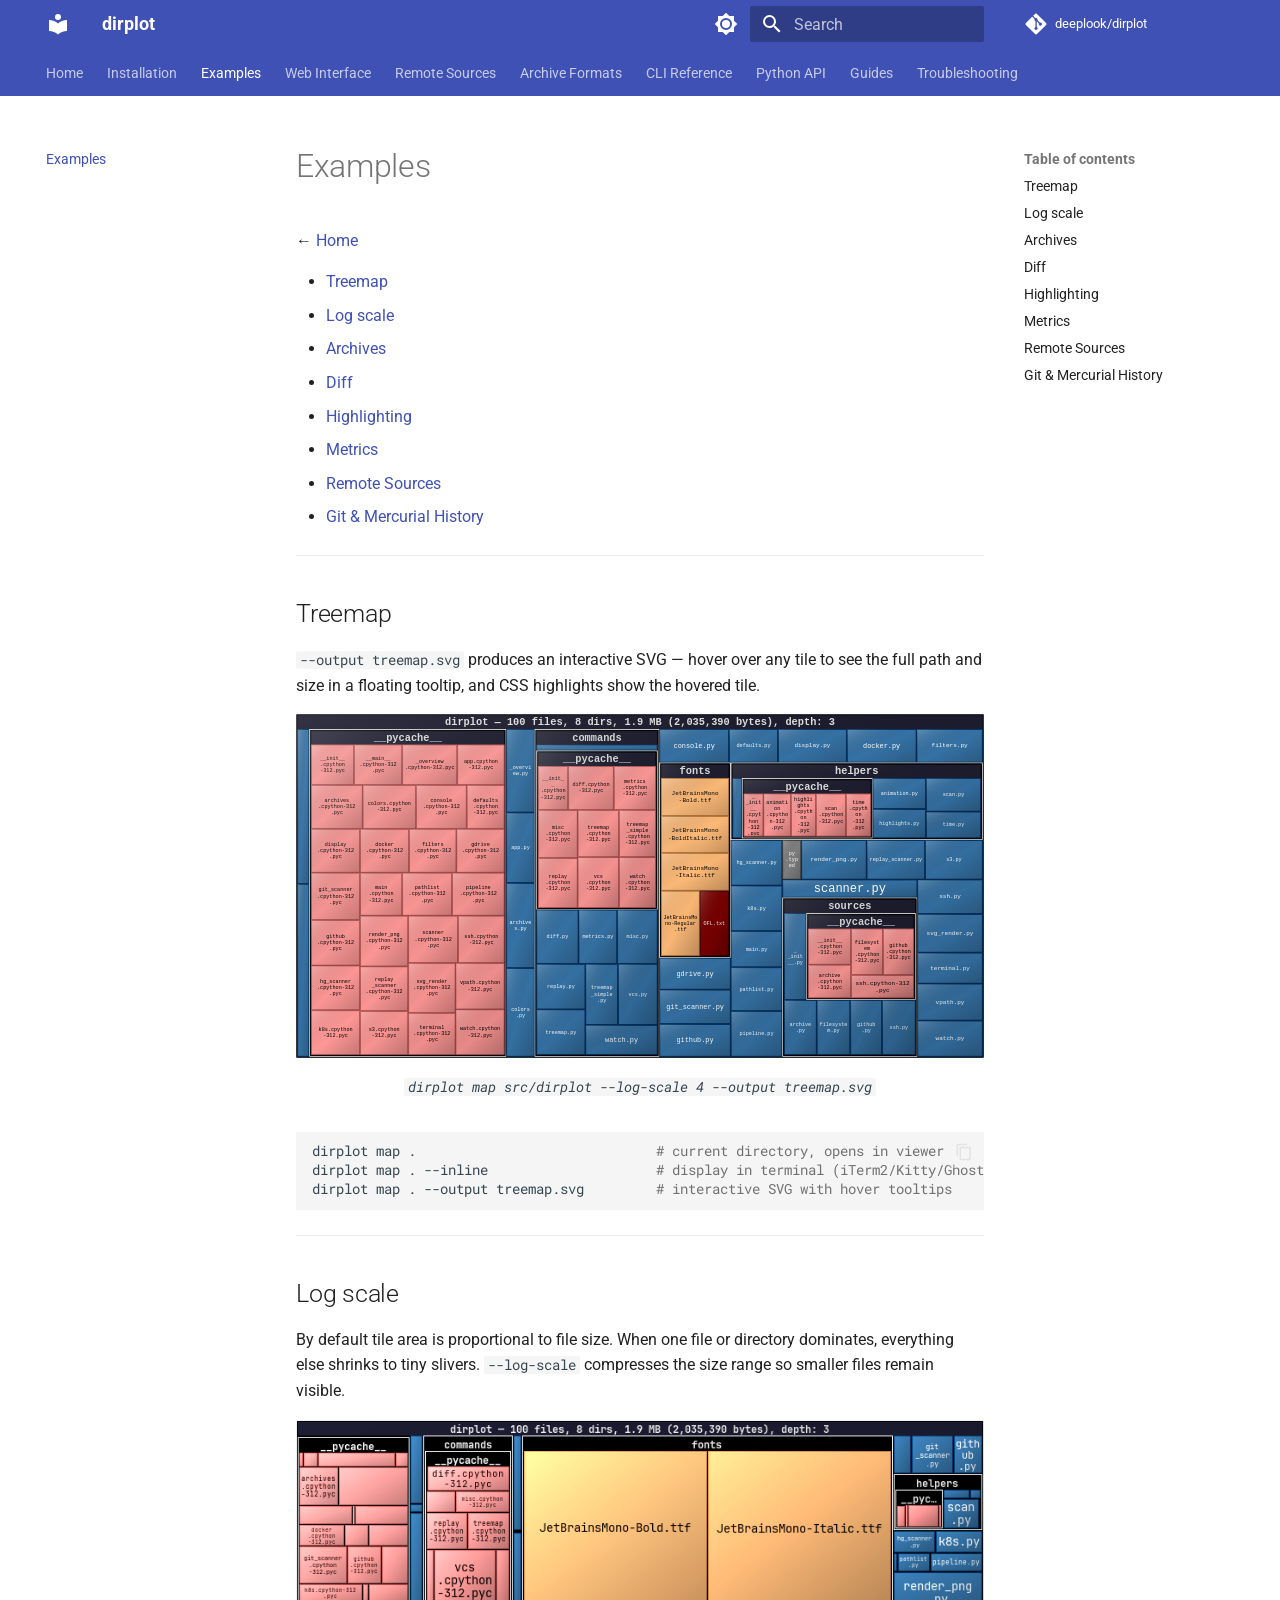
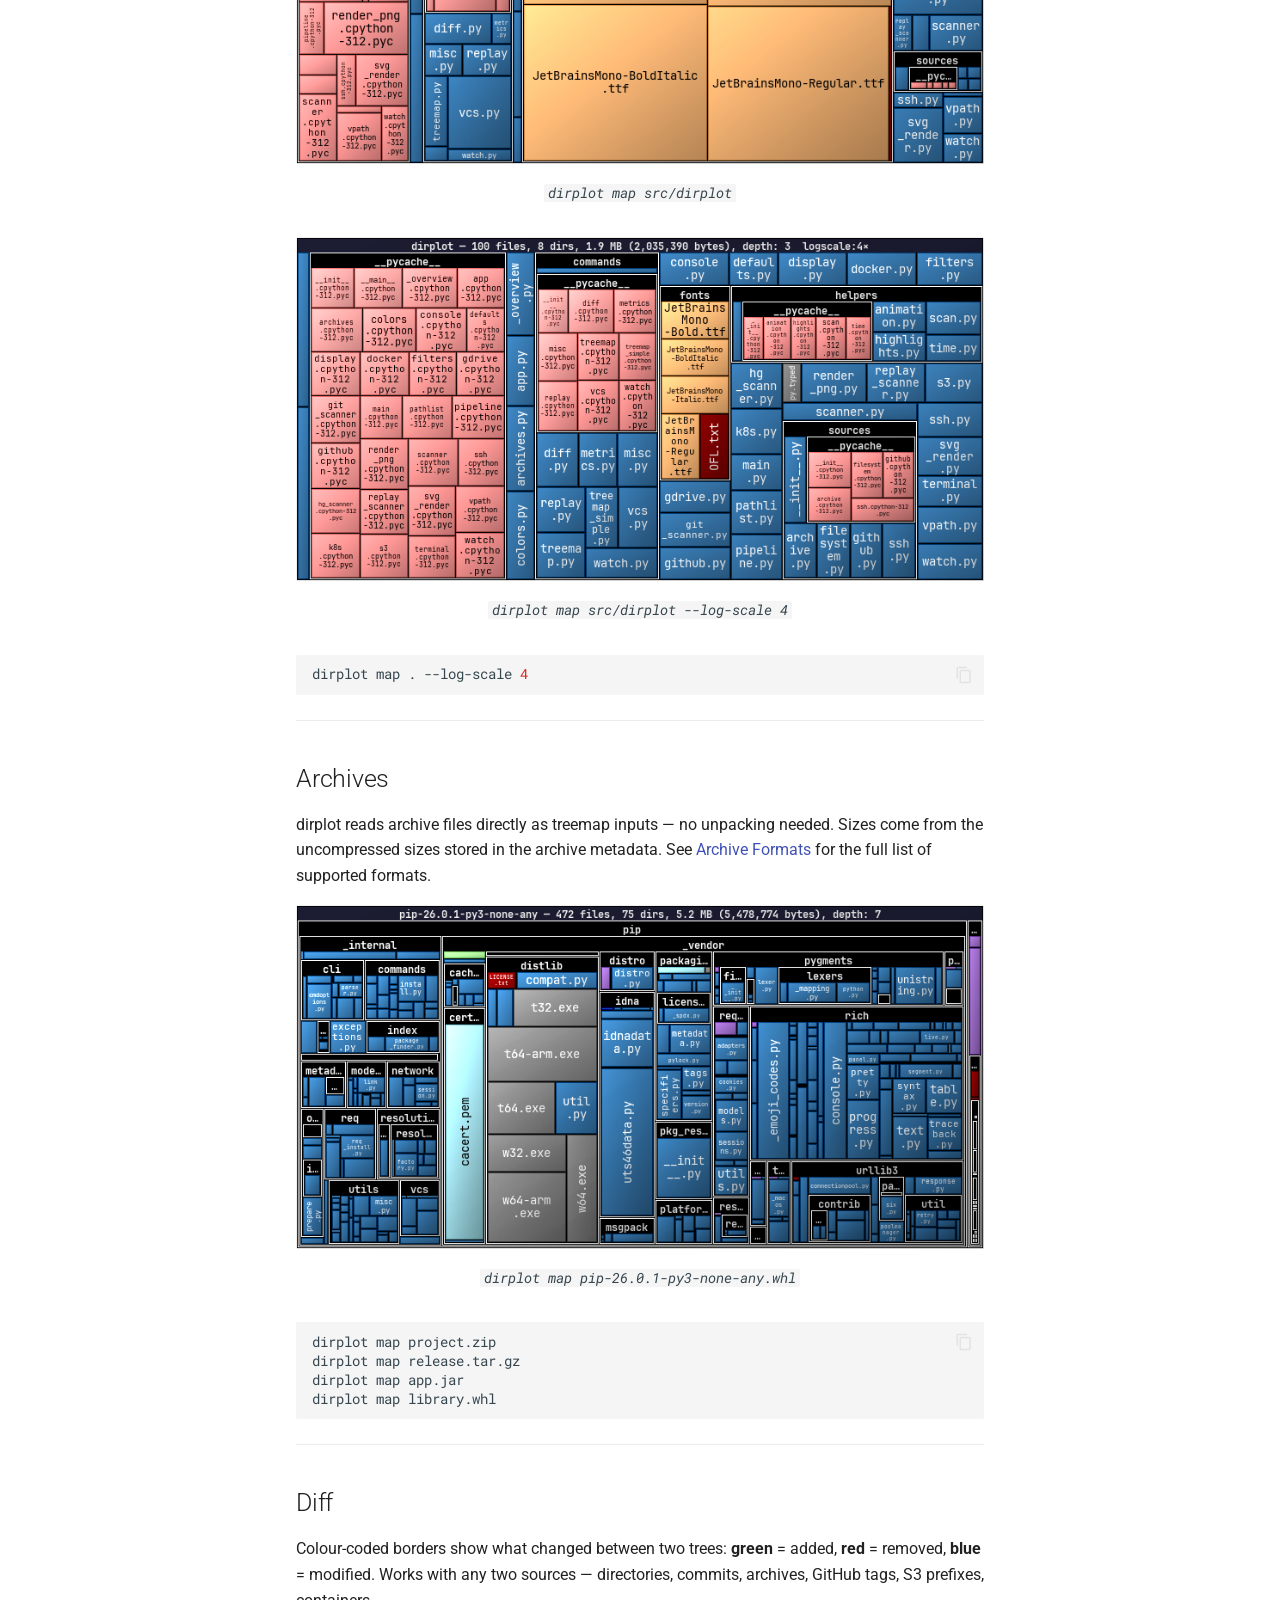
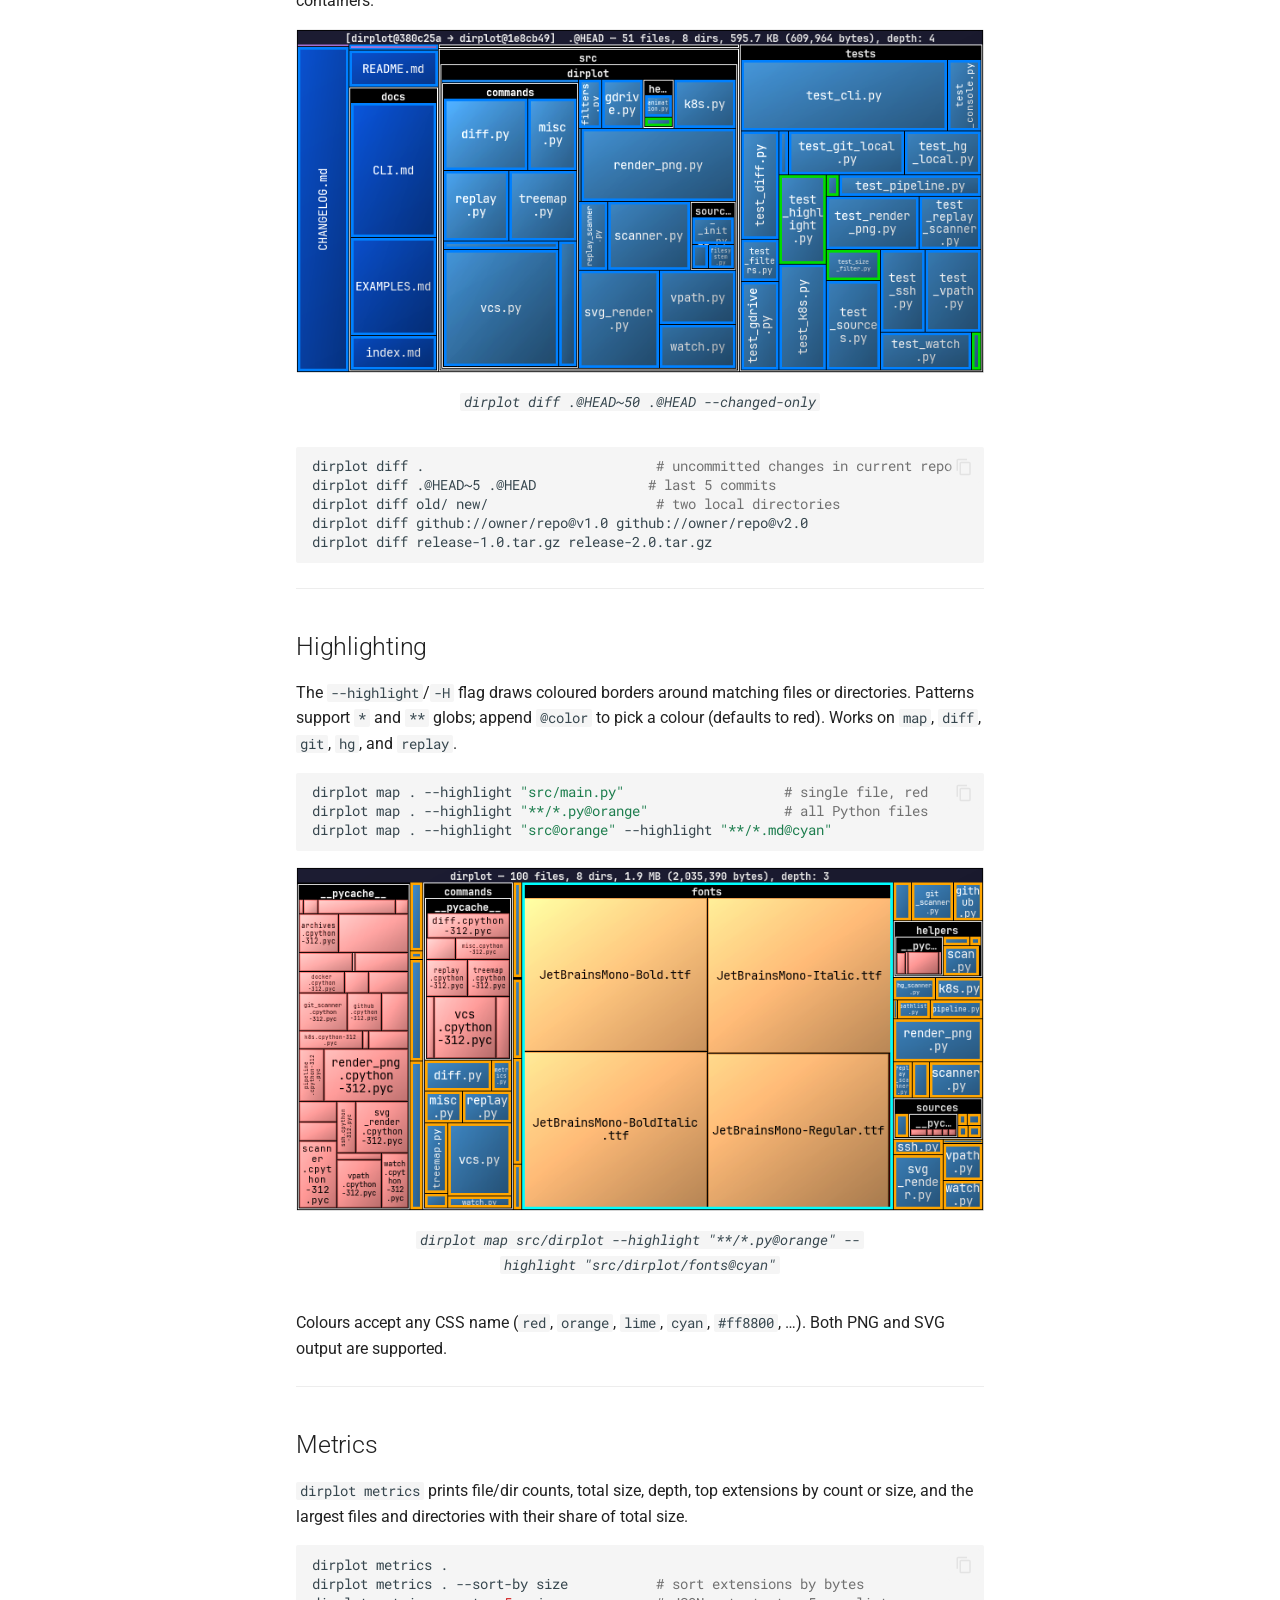
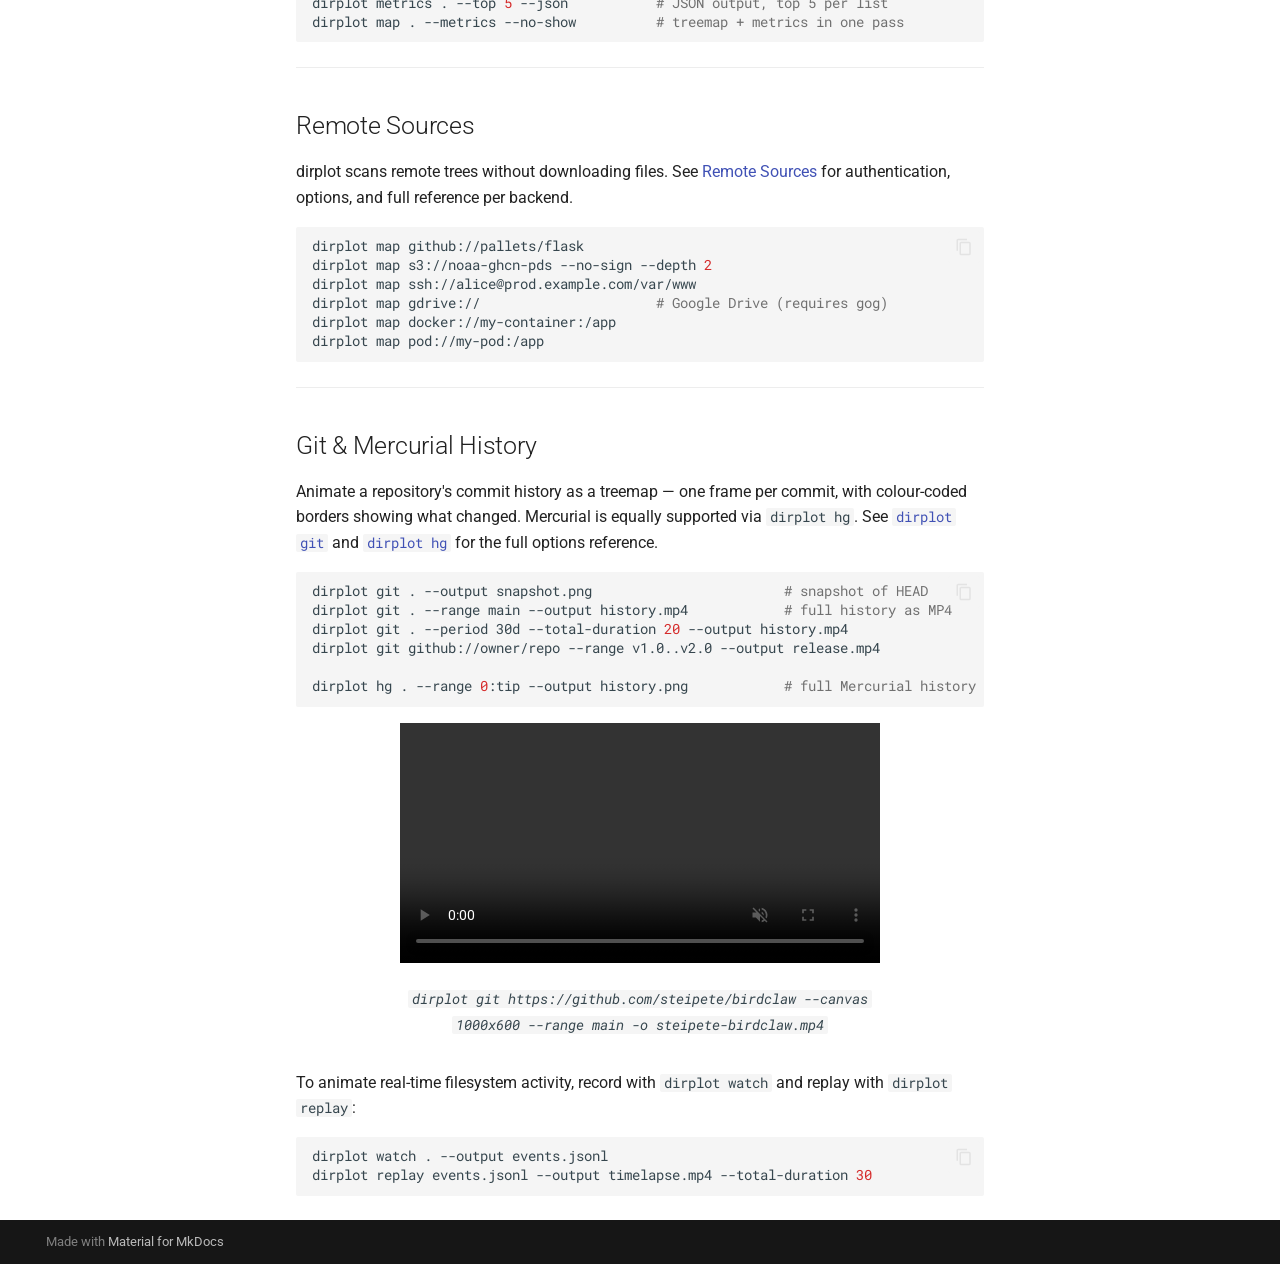
<file: examples/index.html>
<!doctype html>
<html lang="en" class="no-js">
  <head>
    
      <meta charset="utf-8">
      <meta name="viewport" content="width=device-width,initial-scale=1">
      
        <meta name="description" content="Nested treemap visualizations for directory trees and archives">
      
      
      
        <link rel="canonical" href="https://deeplook.github.io/dirplot/examples/">
      
      
        <link rel="prev" href="../installation/">
      
      
        <link rel="next" href="../serve/">
      
      
        
      
      
      <link rel="icon" href="../assets/images/favicon.png">
      <meta name="generator" content="mkdocs-1.6.1, mkdocs-material-9.7.7">
    
    
      
        <title>Examples - dirplot</title>
      
    
    
      <link rel="stylesheet" href="../assets/stylesheets/main.ec1eaa64.min.css">
      
        
        <link rel="stylesheet" href="../assets/stylesheets/palette.ab4e12ef.min.css">
      
      


    
    
      
    
    
      
        
        
        <link rel="preconnect" href="https://fonts.gstatic.com" crossorigin>
        <link rel="stylesheet" href="https://fonts.googleapis.com/css?family=Roboto:300,300i,400,400i,700,700i%7CRoboto+Mono:400,400i,700,700i&display=fallback">
        <style>:root{--md-text-font:"Roboto";--md-code-font:"Roboto Mono"}</style>
      
    
    
    <script>__md_scope=new URL("..",location),__md_hash=e=>[...e].reduce(((e,_)=>(e<<5)-e+_.charCodeAt(0)),0),__md_get=(e,_=localStorage,t=__md_scope)=>JSON.parse(_.getItem(t.pathname+"."+e)),__md_set=(e,_,t=localStorage,a=__md_scope)=>{try{t.setItem(a.pathname+"."+e,JSON.stringify(_))}catch(e){}}</script>
    
      

    
    
  </head>
  
  
    
    
      
    
    
    
    
    <body dir="ltr" data-md-color-scheme="default" data-md-color-primary="indigo" data-md-color-accent="indigo">
  
    
    <input class="md-toggle" data-md-toggle="drawer" type="checkbox" id="__drawer" autocomplete="off">
    <input class="md-toggle" data-md-toggle="search" type="checkbox" id="__search" autocomplete="off">
    <label class="md-overlay" for="__drawer"></label>
    <div data-md-component="skip">
      
        
        <a href="#examples" class="md-skip">
          Skip to content
        </a>
      
    </div>
    <div data-md-component="announce">
      
    </div>
    
    
      

<header class="md-header" data-md-component="header">
  <nav class="md-header__inner md-grid" aria-label="Header">
    <a href=".." title="dirplot" class="md-header__button md-logo" aria-label="dirplot" data-md-component="logo">
      
  
  <svg xmlns="http://www.w3.org/2000/svg" viewBox="0 0 24 24"><path d="M12 8a3 3 0 0 0 3-3 3 3 0 0 0-3-3 3 3 0 0 0-3 3 3 3 0 0 0 3 3m0 3.54C9.64 9.35 6.5 8 3 8v11c3.5 0 6.64 1.35 9 3.54 2.36-2.19 5.5-3.54 9-3.54V8c-3.5 0-6.64 1.35-9 3.54"/></svg>

    </a>
    <label class="md-header__button md-icon" for="__drawer">
      
      <svg xmlns="http://www.w3.org/2000/svg" viewBox="0 0 24 24"><path d="M3 6h18v2H3zm0 5h18v2H3zm0 5h18v2H3z"/></svg>
    </label>
    <div class="md-header__title" data-md-component="header-title">
      <div class="md-header__ellipsis">
        <div class="md-header__topic">
          <span class="md-ellipsis">
            dirplot
          </span>
        </div>
        <div class="md-header__topic" data-md-component="header-topic">
          <span class="md-ellipsis">
            
              Examples
            
          </span>
        </div>
      </div>
    </div>
    
      
        <form class="md-header__option" data-md-component="palette">
  
    
    
    
    <input class="md-option" data-md-color-media="" data-md-color-scheme="default" data-md-color-primary="indigo" data-md-color-accent="indigo"  aria-label="Switch to dark mode"  type="radio" name="__palette" id="__palette_0">
    
      <label class="md-header__button md-icon" title="Switch to dark mode" for="__palette_1" hidden>
        <svg xmlns="http://www.w3.org/2000/svg" viewBox="0 0 24 24"><path d="M12 8a4 4 0 0 0-4 4 4 4 0 0 0 4 4 4 4 0 0 0 4-4 4 4 0 0 0-4-4m0 10a6 6 0 0 1-6-6 6 6 0 0 1 6-6 6 6 0 0 1 6 6 6 6 0 0 1-6 6m8-9.31V4h-4.69L12 .69 8.69 4H4v4.69L.69 12 4 15.31V20h4.69L12 23.31 15.31 20H20v-4.69L23.31 12z"/></svg>
      </label>
    
  
    
    
    
    <input class="md-option" data-md-color-media="" data-md-color-scheme="slate" data-md-color-primary="indigo" data-md-color-accent="indigo"  aria-label="Switch to light mode"  type="radio" name="__palette" id="__palette_1">
    
      <label class="md-header__button md-icon" title="Switch to light mode" for="__palette_0" hidden>
        <svg xmlns="http://www.w3.org/2000/svg" viewBox="0 0 24 24"><path d="M12 18c-.89 0-1.74-.2-2.5-.55C11.56 16.5 13 14.42 13 12s-1.44-4.5-3.5-5.45C10.26 6.2 11.11 6 12 6a6 6 0 0 1 6 6 6 6 0 0 1-6 6m8-9.31V4h-4.69L12 .69 8.69 4H4v4.69L.69 12 4 15.31V20h4.69L12 23.31 15.31 20H20v-4.69L23.31 12z"/></svg>
      </label>
    
  
</form>
      
    
    
      <script>var palette=__md_get("__palette");if(palette&&palette.color){if("(prefers-color-scheme)"===palette.color.media){var media=matchMedia("(prefers-color-scheme: light)"),input=document.querySelector(media.matches?"[data-md-color-media='(prefers-color-scheme: light)']":"[data-md-color-media='(prefers-color-scheme: dark)']");palette.color.media=input.getAttribute("data-md-color-media"),palette.color.scheme=input.getAttribute("data-md-color-scheme"),palette.color.primary=input.getAttribute("data-md-color-primary"),palette.color.accent=input.getAttribute("data-md-color-accent")}for(var[key,value]of Object.entries(palette.color))document.body.setAttribute("data-md-color-"+key,value)}</script>
    
    
    
      
      
        <label class="md-header__button md-icon" for="__search">
          
          <svg xmlns="http://www.w3.org/2000/svg" viewBox="0 0 24 24"><path d="M9.5 3A6.5 6.5 0 0 1 16 9.5c0 1.61-.59 3.09-1.56 4.23l.27.27h.79l5 5-1.5 1.5-5-5v-.79l-.27-.27A6.52 6.52 0 0 1 9.5 16 6.5 6.5 0 0 1 3 9.5 6.5 6.5 0 0 1 9.5 3m0 2C7 5 5 7 5 9.5S7 14 9.5 14 14 12 14 9.5 12 5 9.5 5"/></svg>
        </label>
        <div class="md-search" data-md-component="search" role="dialog">
  <label class="md-search__overlay" for="__search"></label>
  <div class="md-search__inner" role="search">
    <form class="md-search__form" name="search">
      <input type="text" class="md-search__input" name="query" aria-label="Search" placeholder="Search" autocapitalize="off" autocorrect="off" autocomplete="off" spellcheck="false" data-md-component="search-query" required>
      <label class="md-search__icon md-icon" for="__search">
        
        <svg xmlns="http://www.w3.org/2000/svg" viewBox="0 0 24 24"><path d="M9.5 3A6.5 6.5 0 0 1 16 9.5c0 1.61-.59 3.09-1.56 4.23l.27.27h.79l5 5-1.5 1.5-5-5v-.79l-.27-.27A6.52 6.52 0 0 1 9.5 16 6.5 6.5 0 0 1 3 9.5 6.5 6.5 0 0 1 9.5 3m0 2C7 5 5 7 5 9.5S7 14 9.5 14 14 12 14 9.5 12 5 9.5 5"/></svg>
        
        <svg xmlns="http://www.w3.org/2000/svg" viewBox="0 0 24 24"><path d="M20 11v2H8l5.5 5.5-1.42 1.42L4.16 12l7.92-7.92L13.5 5.5 8 11z"/></svg>
      </label>
      <nav class="md-search__options" aria-label="Search">
        
        <button type="reset" class="md-search__icon md-icon" title="Clear" aria-label="Clear" tabindex="-1">
          
          <svg xmlns="http://www.w3.org/2000/svg" viewBox="0 0 24 24"><path d="M19 6.41 17.59 5 12 10.59 6.41 5 5 6.41 10.59 12 5 17.59 6.41 19 12 13.41 17.59 19 19 17.59 13.41 12z"/></svg>
        </button>
      </nav>
      
        <div class="md-search__suggest" data-md-component="search-suggest"></div>
      
    </form>
    <div class="md-search__output">
      <div class="md-search__scrollwrap" tabindex="0" data-md-scrollfix>
        <div class="md-search-result" data-md-component="search-result">
          <div class="md-search-result__meta">
            Initializing search
          </div>
          <ol class="md-search-result__list" role="presentation"></ol>
        </div>
      </div>
    </div>
  </div>
</div>
      
    
    
      <div class="md-header__source">
        <a href="https://github.com/deeplook/dirplot" title="Go to repository" class="md-source" data-md-component="source">
  <div class="md-source__icon md-icon">
    
    <svg xmlns="http://www.w3.org/2000/svg" viewBox="0 0 448 512"><!--! Font Awesome Free 7.1.0 by @fontawesome - https://fontawesome.com License - https://fontawesome.com/license/free (Icons: CC BY 4.0, Fonts: SIL OFL 1.1, Code: MIT License) Copyright 2025 Fonticons, Inc.--><path d="M439.6 236.1 244 40.5c-5.4-5.5-12.8-8.5-20.4-8.5s-15 3-20.4 8.4L162.5 81l51.5 51.5c27.1-9.1 52.7 16.8 43.4 43.7l49.7 49.7c34.2-11.8 61.2 31 35.5 56.7-26.5 26.5-70.2-2.9-56-37.3L240.3 199v121.9c25.3 12.5 22.3 41.8 9.1 55-6.4 6.4-15.2 10.1-24.3 10.1s-17.8-3.6-24.3-10.1c-17.6-17.6-11.1-46.9 11.2-56v-123c-20.8-8.5-24.6-30.7-18.6-45L142.6 101 8.5 235.1C3 240.6 0 247.9 0 255.5s3 15 8.5 20.4l195.6 195.7c5.4 5.4 12.7 8.4 20.4 8.4s15-3 20.4-8.4l194.7-194.7c5.4-5.4 8.4-12.8 8.4-20.4s-3-15-8.4-20.4"/></svg>
  </div>
  <div class="md-source__repository">
    deeplook/dirplot
  </div>
</a>
      </div>
    
  </nav>
  
</header>
    
    <div class="md-container" data-md-component="container">
      
      
        
          
            
<nav class="md-tabs" aria-label="Tabs" data-md-component="tabs">
  <div class="md-grid">
    <ul class="md-tabs__list">
      
        
  
  
  
  
    <li class="md-tabs__item">
      <a href=".." class="md-tabs__link">
        
  
  
    
  
  Home

      </a>
    </li>
  

      
        
  
  
  
  
    <li class="md-tabs__item">
      <a href="../installation/" class="md-tabs__link">
        
  
  
    
  
  Installation

      </a>
    </li>
  

      
        
  
  
  
    
  
  
    <li class="md-tabs__item md-tabs__item--active">
      <a href="./" class="md-tabs__link">
        
  
  
    
  
  Examples

      </a>
    </li>
  

      
        
  
  
  
  
    <li class="md-tabs__item">
      <a href="../serve/" class="md-tabs__link">
        
  
  
    
  
  Web Interface

      </a>
    </li>
  

      
        
  
  
  
  
    <li class="md-tabs__item">
      <a href="../remote-sources/" class="md-tabs__link">
        
  
  
    
  
  Remote Sources

      </a>
    </li>
  

      
        
  
  
  
  
    <li class="md-tabs__item">
      <a href="../archives/" class="md-tabs__link">
        
  
  
    
  
  Archive Formats

      </a>
    </li>
  

      
        
  
  
  
  
    <li class="md-tabs__item">
      <a href="../cli/" class="md-tabs__link">
        
  
  
    
  
  CLI Reference

      </a>
    </li>
  

      
        
  
  
  
  
    <li class="md-tabs__item">
      <a href="../api/" class="md-tabs__link">
        
  
  
    
  
  Python API

      </a>
    </li>
  

      
        
  
  
  
  
    <li class="md-tabs__item">
      <a href="../guides/" class="md-tabs__link">
        
  
  
    
  
  Guides

      </a>
    </li>
  

      
        
  
  
  
  
    <li class="md-tabs__item">
      <a href="../troubleshooting/" class="md-tabs__link">
        
  
  
    
  
  Troubleshooting

      </a>
    </li>
  

      
    </ul>
  </div>
</nav>
          
        
      
      <main class="md-main" data-md-component="main">
        <div class="md-main__inner md-grid">
          
            
              
              <div class="md-sidebar md-sidebar--primary" data-md-component="sidebar" data-md-type="navigation" >
                <div class="md-sidebar__scrollwrap">
                  <div class="md-sidebar__inner">
                    


  


<nav class="md-nav md-nav--primary md-nav--lifted" aria-label="Navigation" data-md-level="0">
  <label class="md-nav__title" for="__drawer">
    <a href=".." title="dirplot" class="md-nav__button md-logo" aria-label="dirplot" data-md-component="logo">
      
  
  <svg xmlns="http://www.w3.org/2000/svg" viewBox="0 0 24 24"><path d="M12 8a3 3 0 0 0 3-3 3 3 0 0 0-3-3 3 3 0 0 0-3 3 3 3 0 0 0 3 3m0 3.54C9.64 9.35 6.5 8 3 8v11c3.5 0 6.64 1.35 9 3.54 2.36-2.19 5.5-3.54 9-3.54V8c-3.5 0-6.64 1.35-9 3.54"/></svg>

    </a>
    dirplot
  </label>
  
    <div class="md-nav__source">
      <a href="https://github.com/deeplook/dirplot" title="Go to repository" class="md-source" data-md-component="source">
  <div class="md-source__icon md-icon">
    
    <svg xmlns="http://www.w3.org/2000/svg" viewBox="0 0 448 512"><!--! Font Awesome Free 7.1.0 by @fontawesome - https://fontawesome.com License - https://fontawesome.com/license/free (Icons: CC BY 4.0, Fonts: SIL OFL 1.1, Code: MIT License) Copyright 2025 Fonticons, Inc.--><path d="M439.6 236.1 244 40.5c-5.4-5.5-12.8-8.5-20.4-8.5s-15 3-20.4 8.4L162.5 81l51.5 51.5c27.1-9.1 52.7 16.8 43.4 43.7l49.7 49.7c34.2-11.8 61.2 31 35.5 56.7-26.5 26.5-70.2-2.9-56-37.3L240.3 199v121.9c25.3 12.5 22.3 41.8 9.1 55-6.4 6.4-15.2 10.1-24.3 10.1s-17.8-3.6-24.3-10.1c-17.6-17.6-11.1-46.9 11.2-56v-123c-20.8-8.5-24.6-30.7-18.6-45L142.6 101 8.5 235.1C3 240.6 0 247.9 0 255.5s3 15 8.5 20.4l195.6 195.7c5.4 5.4 12.7 8.4 20.4 8.4s15-3 20.4-8.4l194.7-194.7c5.4-5.4 8.4-12.8 8.4-20.4s-3-15-8.4-20.4"/></svg>
  </div>
  <div class="md-source__repository">
    deeplook/dirplot
  </div>
</a>
    </div>
  
  <ul class="md-nav__list" data-md-scrollfix>
    
      
      
  
  
  
  
    <li class="md-nav__item">
      <a href=".." class="md-nav__link">
        
  
  
  <span class="md-ellipsis">
    
  
    Home
  

    
  </span>
  
  

      </a>
    </li>
  

    
      
      
  
  
  
  
    <li class="md-nav__item">
      <a href="../installation/" class="md-nav__link">
        
  
  
  <span class="md-ellipsis">
    
  
    Installation
  

    
  </span>
  
  

      </a>
    </li>
  

    
      
      
  
  
    
  
  
  
    <li class="md-nav__item md-nav__item--active">
      
      <input class="md-nav__toggle md-toggle" type="checkbox" id="__toc">
      
      
        
      
      
        <label class="md-nav__link md-nav__link--active" for="__toc">
          
  
  
  <span class="md-ellipsis">
    
  
    Examples
  

    
  </span>
  
  

          <span class="md-nav__icon md-icon"></span>
        </label>
      
      <a href="./" class="md-nav__link md-nav__link--active">
        
  
  
  <span class="md-ellipsis">
    
  
    Examples
  

    
  </span>
  
  

      </a>
      
        

<nav class="md-nav md-nav--secondary" aria-label="Table of contents">
  
  
  
    
  
  
    <label class="md-nav__title" for="__toc">
      <span class="md-nav__icon md-icon"></span>
      Table of contents
    </label>
    <ul class="md-nav__list" data-md-component="toc" data-md-scrollfix>
      
        <li class="md-nav__item">
  <a href="#treemap" class="md-nav__link">
    <span class="md-ellipsis">
      
        Treemap
      
    </span>
  </a>
  
</li>
      
        <li class="md-nav__item">
  <a href="#log-scale" class="md-nav__link">
    <span class="md-ellipsis">
      
        Log scale
      
    </span>
  </a>
  
</li>
      
        <li class="md-nav__item">
  <a href="#archives" class="md-nav__link">
    <span class="md-ellipsis">
      
        Archives
      
    </span>
  </a>
  
</li>
      
        <li class="md-nav__item">
  <a href="#diff" class="md-nav__link">
    <span class="md-ellipsis">
      
        Diff
      
    </span>
  </a>
  
</li>
      
        <li class="md-nav__item">
  <a href="#highlighting" class="md-nav__link">
    <span class="md-ellipsis">
      
        Highlighting
      
    </span>
  </a>
  
</li>
      
        <li class="md-nav__item">
  <a href="#metrics" class="md-nav__link">
    <span class="md-ellipsis">
      
        Metrics
      
    </span>
  </a>
  
</li>
      
        <li class="md-nav__item">
  <a href="#remote-sources" class="md-nav__link">
    <span class="md-ellipsis">
      
        Remote Sources
      
    </span>
  </a>
  
</li>
      
        <li class="md-nav__item">
  <a href="#git-mercurial-history" class="md-nav__link">
    <span class="md-ellipsis">
      
        Git &amp; Mercurial History
      
    </span>
  </a>
  
</li>
      
    </ul>
  
</nav>
      
    </li>
  

    
      
      
  
  
  
  
    <li class="md-nav__item">
      <a href="../serve/" class="md-nav__link">
        
  
  
  <span class="md-ellipsis">
    
  
    Web Interface
  

    
  </span>
  
  

      </a>
    </li>
  

    
      
      
  
  
  
  
    <li class="md-nav__item">
      <a href="../remote-sources/" class="md-nav__link">
        
  
  
  <span class="md-ellipsis">
    
  
    Remote Sources
  

    
  </span>
  
  

      </a>
    </li>
  

    
      
      
  
  
  
  
    <li class="md-nav__item">
      <a href="../archives/" class="md-nav__link">
        
  
  
  <span class="md-ellipsis">
    
  
    Archive Formats
  

    
  </span>
  
  

      </a>
    </li>
  

    
      
      
  
  
  
  
    <li class="md-nav__item">
      <a href="../cli/" class="md-nav__link">
        
  
  
  <span class="md-ellipsis">
    
  
    CLI Reference
  

    
  </span>
  
  

      </a>
    </li>
  

    
      
      
  
  
  
  
    <li class="md-nav__item">
      <a href="../api/" class="md-nav__link">
        
  
  
  <span class="md-ellipsis">
    
  
    Python API
  

    
  </span>
  
  

      </a>
    </li>
  

    
      
      
  
  
  
  
    <li class="md-nav__item">
      <a href="../guides/" class="md-nav__link">
        
  
  
  <span class="md-ellipsis">
    
  
    Guides
  

    
  </span>
  
  

      </a>
    </li>
  

    
      
      
  
  
  
  
    <li class="md-nav__item">
      <a href="../troubleshooting/" class="md-nav__link">
        
  
  
  <span class="md-ellipsis">
    
  
    Troubleshooting
  

    
  </span>
  
  

      </a>
    </li>
  

    
  </ul>
</nav>
                  </div>
                </div>
              </div>
            
            
              
              <div class="md-sidebar md-sidebar--secondary" data-md-component="sidebar" data-md-type="toc" >
                <div class="md-sidebar__scrollwrap">
                  <div class="md-sidebar__inner">
                    

<nav class="md-nav md-nav--secondary" aria-label="Table of contents">
  
  
  
    
  
  
    <label class="md-nav__title" for="__toc">
      <span class="md-nav__icon md-icon"></span>
      Table of contents
    </label>
    <ul class="md-nav__list" data-md-component="toc" data-md-scrollfix>
      
        <li class="md-nav__item">
  <a href="#treemap" class="md-nav__link">
    <span class="md-ellipsis">
      
        Treemap
      
    </span>
  </a>
  
</li>
      
        <li class="md-nav__item">
  <a href="#log-scale" class="md-nav__link">
    <span class="md-ellipsis">
      
        Log scale
      
    </span>
  </a>
  
</li>
      
        <li class="md-nav__item">
  <a href="#archives" class="md-nav__link">
    <span class="md-ellipsis">
      
        Archives
      
    </span>
  </a>
  
</li>
      
        <li class="md-nav__item">
  <a href="#diff" class="md-nav__link">
    <span class="md-ellipsis">
      
        Diff
      
    </span>
  </a>
  
</li>
      
        <li class="md-nav__item">
  <a href="#highlighting" class="md-nav__link">
    <span class="md-ellipsis">
      
        Highlighting
      
    </span>
  </a>
  
</li>
      
        <li class="md-nav__item">
  <a href="#metrics" class="md-nav__link">
    <span class="md-ellipsis">
      
        Metrics
      
    </span>
  </a>
  
</li>
      
        <li class="md-nav__item">
  <a href="#remote-sources" class="md-nav__link">
    <span class="md-ellipsis">
      
        Remote Sources
      
    </span>
  </a>
  
</li>
      
        <li class="md-nav__item">
  <a href="#git-mercurial-history" class="md-nav__link">
    <span class="md-ellipsis">
      
        Git &amp; Mercurial History
      
    </span>
  </a>
  
</li>
      
    </ul>
  
</nav>
                  </div>
                </div>
              </div>
            
          
          
            <div class="md-content" data-md-component="content">
              
              <article class="md-content__inner md-typeset">
                
                  


  
  


<h1 id="examples">Examples<a class="headerlink" href="#examples" title="Permanent link">&para;</a></h1>
<p>← <a href="../">Home</a></p>
<ul>
<li><a href="#treemap">Treemap</a></li>
<li><a href="#log-scale">Log scale</a></li>
<li><a href="#archives">Archives</a></li>
<li><a href="#diff">Diff</a></li>
<li><a href="#highlighting">Highlighting</a></li>
<li><a href="#metrics">Metrics</a></li>
<li><a href="#remote-sources">Remote Sources</a></li>
<li><a href="#git--mercurial-history">Git &amp; Mercurial History</a></li>
</ul>
<hr />
<h2 id="treemap">Treemap<a class="headerlink" href="#treemap" title="Permanent link">&para;</a></h2>
<p><code>--output treemap.svg</code> produces an interactive SVG — hover over any tile to see the full path and size in a floating tooltip, and CSS highlights show the hovered tile.</p>
<figure>
  <object data="../images/treemap.svg" type="image/svg+xml" width="100%" style="display:block;aspect-ratio:2/1;"></object>
  <figcaption><code>dirplot map src/dirplot --log-scale 4 --output treemap.svg</code></figcaption>
</figure>

<div class="highlight"><pre><span></span><code><a id="__codelineno-0-1" name="__codelineno-0-1" href="#__codelineno-0-1"></a>dirplot<span class="w"> </span>map<span class="w"> </span>.<span class="w">                              </span><span class="c1"># current directory, opens in viewer</span>
<a id="__codelineno-0-2" name="__codelineno-0-2" href="#__codelineno-0-2"></a>dirplot<span class="w"> </span>map<span class="w"> </span>.<span class="w"> </span>--inline<span class="w">                     </span><span class="c1"># display in terminal (iTerm2/Kitty/Ghostty)</span>
<a id="__codelineno-0-3" name="__codelineno-0-3" href="#__codelineno-0-3"></a>dirplot<span class="w"> </span>map<span class="w"> </span>.<span class="w"> </span>--output<span class="w"> </span>treemap.svg<span class="w">         </span><span class="c1"># interactive SVG with hover tooltips</span>
</code></pre></div>
<hr />
<h2 id="log-scale">Log scale<a class="headerlink" href="#log-scale" title="Permanent link">&para;</a></h2>
<p>By default tile area is proportional to file size. When one file or directory dominates, everything else shrinks to tiny slivers. <code>--log-scale</code> compresses the size range so smaller files remain visible.</p>
<figure>
  <img src="../images/nologscale.png" alt="treemap without log scale">
  <figcaption><code>dirplot map src/dirplot</code></figcaption>
</figure>

<figure>
  <img src="../images/logscale.png" alt="treemap with log scale 4">
  <figcaption><code>dirplot map src/dirplot --log-scale 4</code></figcaption>
</figure>

<div class="highlight"><pre><span></span><code><a id="__codelineno-1-1" name="__codelineno-1-1" href="#__codelineno-1-1"></a>dirplot<span class="w"> </span>map<span class="w"> </span>.<span class="w"> </span>--log-scale<span class="w"> </span><span class="m">4</span>
</code></pre></div>
<hr />
<h2 id="archives">Archives<a class="headerlink" href="#archives" title="Permanent link">&para;</a></h2>
<p>dirplot reads archive files directly as treemap inputs — no unpacking needed. Sizes come from the uncompressed sizes stored in the archive metadata. See <a href="../archives/">Archive Formats</a> for the full list of supported formats.</p>
<figure>
  <img src="../images/archive.png" alt="pip wheel treemap">
  <figcaption><code>dirplot map pip-26.0.1-py3-none-any.whl</code></figcaption>
</figure>

<div class="highlight"><pre><span></span><code><a id="__codelineno-2-1" name="__codelineno-2-1" href="#__codelineno-2-1"></a>dirplot<span class="w"> </span>map<span class="w"> </span>project.zip
<a id="__codelineno-2-2" name="__codelineno-2-2" href="#__codelineno-2-2"></a>dirplot<span class="w"> </span>map<span class="w"> </span>release.tar.gz
<a id="__codelineno-2-3" name="__codelineno-2-3" href="#__codelineno-2-3"></a>dirplot<span class="w"> </span>map<span class="w"> </span>app.jar
<a id="__codelineno-2-4" name="__codelineno-2-4" href="#__codelineno-2-4"></a>dirplot<span class="w"> </span>map<span class="w"> </span>library.whl
</code></pre></div>
<hr />
<h2 id="diff">Diff<a class="headerlink" href="#diff" title="Permanent link">&para;</a></h2>
<p>Colour-coded borders show what changed between two trees: <strong>green</strong> = added, <strong>red</strong> = removed, <strong>blue</strong> = modified. Works with any two sources — directories, commits, archives, GitHub tags, S3 prefixes, containers.</p>
<figure>
  <img src="../images/diff.png" alt="dirplot diff output">
  <figcaption><code>dirplot diff .@HEAD~50 .@HEAD --changed-only</code></figcaption>
</figure>

<div class="highlight"><pre><span></span><code><a id="__codelineno-3-1" name="__codelineno-3-1" href="#__codelineno-3-1"></a>dirplot<span class="w"> </span>diff<span class="w"> </span>.<span class="w">                             </span><span class="c1"># uncommitted changes in current repo</span>
<a id="__codelineno-3-2" name="__codelineno-3-2" href="#__codelineno-3-2"></a>dirplot<span class="w"> </span>diff<span class="w"> </span>.@HEAD~5<span class="w"> </span>.@HEAD<span class="w">              </span><span class="c1"># last 5 commits</span>
<a id="__codelineno-3-3" name="__codelineno-3-3" href="#__codelineno-3-3"></a>dirplot<span class="w"> </span>diff<span class="w"> </span>old/<span class="w"> </span>new/<span class="w">                     </span><span class="c1"># two local directories</span>
<a id="__codelineno-3-4" name="__codelineno-3-4" href="#__codelineno-3-4"></a>dirplot<span class="w"> </span>diff<span class="w"> </span>github://owner/repo@v1.0<span class="w"> </span>github://owner/repo@v2.0
<a id="__codelineno-3-5" name="__codelineno-3-5" href="#__codelineno-3-5"></a>dirplot<span class="w"> </span>diff<span class="w"> </span>release-1.0.tar.gz<span class="w"> </span>release-2.0.tar.gz
</code></pre></div>
<hr />
<h2 id="highlighting">Highlighting<a class="headerlink" href="#highlighting" title="Permanent link">&para;</a></h2>
<p>The <code>--highlight</code>/<code>-H</code> flag draws coloured borders around matching files or directories. Patterns support <code>*</code> and <code>**</code> globs; append <code>@color</code> to pick a colour (defaults to red). Works on <code>map</code>, <code>diff</code>, <code>git</code>, <code>hg</code>, and <code>replay</code>.</p>
<div class="highlight"><pre><span></span><code><a id="__codelineno-4-1" name="__codelineno-4-1" href="#__codelineno-4-1"></a>dirplot<span class="w"> </span>map<span class="w"> </span>.<span class="w"> </span>--highlight<span class="w"> </span><span class="s2">"src/main.py"</span><span class="w">                    </span><span class="c1"># single file, red</span>
<a id="__codelineno-4-2" name="__codelineno-4-2" href="#__codelineno-4-2"></a>dirplot<span class="w"> </span>map<span class="w"> </span>.<span class="w"> </span>--highlight<span class="w"> </span><span class="s2">"**/*.py@orange"</span><span class="w">                 </span><span class="c1"># all Python files</span>
<a id="__codelineno-4-3" name="__codelineno-4-3" href="#__codelineno-4-3"></a>dirplot<span class="w"> </span>map<span class="w"> </span>.<span class="w"> </span>--highlight<span class="w"> </span><span class="s2">"src@orange"</span><span class="w"> </span>--highlight<span class="w"> </span><span class="s2">"**/*.md@cyan"</span>
</code></pre></div>
<figure>
  <img src="../images/highlight.png" alt="dirplot map with highlights">
  <figcaption><code>dirplot map src/dirplot --highlight "**/*.py@orange" --highlight "src/dirplot/fonts@cyan"</code></figcaption>
</figure>

<p>Colours accept any CSS name (<code>red</code>, <code>orange</code>, <code>lime</code>, <code>cyan</code>, <code>#ff8800</code>, …). Both PNG and SVG output are supported.</p>
<hr />
<h2 id="metrics">Metrics<a class="headerlink" href="#metrics" title="Permanent link">&para;</a></h2>
<p><code>dirplot metrics</code> prints file/dir counts, total size, depth, top extensions by count or size, and the largest files and directories with their share of total size.</p>
<div class="highlight"><pre><span></span><code><a id="__codelineno-5-1" name="__codelineno-5-1" href="#__codelineno-5-1"></a>dirplot<span class="w"> </span>metrics<span class="w"> </span>.
<a id="__codelineno-5-2" name="__codelineno-5-2" href="#__codelineno-5-2"></a>dirplot<span class="w"> </span>metrics<span class="w"> </span>.<span class="w"> </span>--sort-by<span class="w"> </span>size<span class="w">           </span><span class="c1"># sort extensions by bytes</span>
<a id="__codelineno-5-3" name="__codelineno-5-3" href="#__codelineno-5-3"></a>dirplot<span class="w"> </span>metrics<span class="w"> </span>.<span class="w"> </span>--top<span class="w"> </span><span class="m">5</span><span class="w"> </span>--json<span class="w">           </span><span class="c1"># JSON output, top 5 per list</span>
<a id="__codelineno-5-4" name="__codelineno-5-4" href="#__codelineno-5-4"></a>dirplot<span class="w"> </span>map<span class="w"> </span>.<span class="w"> </span>--metrics<span class="w"> </span>--no-show<span class="w">          </span><span class="c1"># treemap + metrics in one pass</span>
</code></pre></div>
<hr />
<h2 id="remote-sources">Remote Sources<a class="headerlink" href="#remote-sources" title="Permanent link">&para;</a></h2>
<p>dirplot scans remote trees without downloading files. See <a href="../remote-sources/">Remote Sources</a> for authentication, options, and full reference per backend.</p>
<div class="highlight"><pre><span></span><code><a id="__codelineno-6-1" name="__codelineno-6-1" href="#__codelineno-6-1"></a>dirplot<span class="w"> </span>map<span class="w"> </span>github://pallets/flask
<a id="__codelineno-6-2" name="__codelineno-6-2" href="#__codelineno-6-2"></a>dirplot<span class="w"> </span>map<span class="w"> </span>s3://noaa-ghcn-pds<span class="w"> </span>--no-sign<span class="w"> </span>--depth<span class="w"> </span><span class="m">2</span>
<a id="__codelineno-6-3" name="__codelineno-6-3" href="#__codelineno-6-3"></a>dirplot<span class="w"> </span>map<span class="w"> </span>ssh://alice@prod.example.com/var/www
<a id="__codelineno-6-4" name="__codelineno-6-4" href="#__codelineno-6-4"></a>dirplot<span class="w"> </span>map<span class="w"> </span>gdrive://<span class="w">                      </span><span class="c1"># Google Drive (requires gog)</span>
<a id="__codelineno-6-5" name="__codelineno-6-5" href="#__codelineno-6-5"></a>dirplot<span class="w"> </span>map<span class="w"> </span>docker://my-container:/app
<a id="__codelineno-6-6" name="__codelineno-6-6" href="#__codelineno-6-6"></a>dirplot<span class="w"> </span>map<span class="w"> </span>pod://my-pod:/app
</code></pre></div>
<hr />
<h2 id="git-mercurial-history">Git &amp; Mercurial History<a class="headerlink" href="#git-mercurial-history" title="Permanent link">&para;</a></h2>
<p>Animate a repository's commit history as a treemap — one frame per commit, with colour-coded borders showing what changed. Mercurial is equally supported via <code>dirplot hg</code>. See <a href="../cli/#dirplot-git--git-history-treemap"><code>dirplot git</code></a> and <a href="../cli/#dirplot-hg--mercurial-history-treemap"><code>dirplot hg</code></a> for the full options reference.</p>
<div class="highlight"><pre><span></span><code><a id="__codelineno-7-1" name="__codelineno-7-1" href="#__codelineno-7-1"></a>dirplot<span class="w"> </span>git<span class="w"> </span>.<span class="w"> </span>--output<span class="w"> </span>snapshot.png<span class="w">                        </span><span class="c1"># snapshot of HEAD</span>
<a id="__codelineno-7-2" name="__codelineno-7-2" href="#__codelineno-7-2"></a>dirplot<span class="w"> </span>git<span class="w"> </span>.<span class="w"> </span>--range<span class="w"> </span>main<span class="w"> </span>--output<span class="w"> </span>history.mp4<span class="w">            </span><span class="c1"># full history as MP4</span>
<a id="__codelineno-7-3" name="__codelineno-7-3" href="#__codelineno-7-3"></a>dirplot<span class="w"> </span>git<span class="w"> </span>.<span class="w"> </span>--period<span class="w"> </span>30d<span class="w"> </span>--total-duration<span class="w"> </span><span class="m">20</span><span class="w"> </span>--output<span class="w"> </span>history.mp4
<a id="__codelineno-7-4" name="__codelineno-7-4" href="#__codelineno-7-4"></a>dirplot<span class="w"> </span>git<span class="w"> </span>github://owner/repo<span class="w"> </span>--range<span class="w"> </span>v1.0..v2.0<span class="w"> </span>--output<span class="w"> </span>release.mp4
<a id="__codelineno-7-5" name="__codelineno-7-5" href="#__codelineno-7-5"></a>
<a id="__codelineno-7-6" name="__codelineno-7-6" href="#__codelineno-7-6"></a>dirplot<span class="w"> </span>hg<span class="w"> </span>.<span class="w"> </span>--range<span class="w"> </span><span class="m">0</span>:tip<span class="w"> </span>--output<span class="w"> </span>history.png<span class="w">            </span><span class="c1"># full Mercurial history</span>
</code></pre></div>
<figure>
  <video src="../images/steipete-birdclaw.mp4#t=12" controls loop muted playsinline width="100%"></video>
  <figcaption><code>dirplot git https://github.com/steipete/birdclaw --canvas 1000x600 --range main -o steipete-birdclaw.mp4</code></figcaption>
</figure>

<p>To animate real-time filesystem activity, record with <code>dirplot watch</code> and replay with <code>dirplot replay</code>:</p>
<div class="highlight"><pre><span></span><code><a id="__codelineno-8-1" name="__codelineno-8-1" href="#__codelineno-8-1"></a>dirplot<span class="w"> </span>watch<span class="w"> </span>.<span class="w"> </span>--output<span class="w"> </span>events.jsonl
<a id="__codelineno-8-2" name="__codelineno-8-2" href="#__codelineno-8-2"></a>dirplot<span class="w"> </span>replay<span class="w"> </span>events.jsonl<span class="w"> </span>--output<span class="w"> </span>timelapse.mp4<span class="w"> </span>--total-duration<span class="w"> </span><span class="m">30</span>
</code></pre></div>












                
              </article>
            </div>
          
          
<script>var target=document.getElementById(location.hash.slice(1));target&&target.name&&(target.checked=target.name.startsWith("__tabbed_"))</script>
        </div>
        
          <button type="button" class="md-top md-icon" data-md-component="top" hidden>
  
  <svg xmlns="http://www.w3.org/2000/svg" viewBox="0 0 24 24"><path d="M13 20h-2V8l-5.5 5.5-1.42-1.42L12 4.16l7.92 7.92-1.42 1.42L13 8z"/></svg>
  Back to top
</button>
        
      </main>
      
        <footer class="md-footer">
  
  <div class="md-footer-meta md-typeset">
    <div class="md-footer-meta__inner md-grid">
      <div class="md-copyright">
  
  
    Made with
    <a href="https://squidfunk.github.io/mkdocs-material/" target="_blank" rel="noopener">
      Material for MkDocs
    </a>
  
</div>
      
    </div>
  </div>
</footer>
      
    </div>
    <div class="md-dialog" data-md-component="dialog">
      <div class="md-dialog__inner md-typeset"></div>
    </div>
    
    
    
      
      
      <script id="__config" type="application/json">{"annotate": null, "base": "..", "features": ["navigation.tabs", "navigation.sections", "navigation.top", "navigation.indexes", "search.highlight", "search.suggest", "content.code.copy"], "search": "../assets/javascripts/workers/search.2c215733.min.js", "tags": null, "translations": {"clipboard.copied": "Copied to clipboard", "clipboard.copy": "Copy to clipboard", "search.result.more.one": "1 more on this page", "search.result.more.other": "# more on this page", "search.result.none": "No matching documents", "search.result.one": "1 matching document", "search.result.other": "# matching documents", "search.result.placeholder": "Type to start searching", "search.result.term.missing": "Missing", "select.version": "Select version"}, "version": null}</script>
    
    
      <script src="../assets/javascripts/bundle.d7400e89.min.js"></script>
      
    
  </body>
</html>
</file>
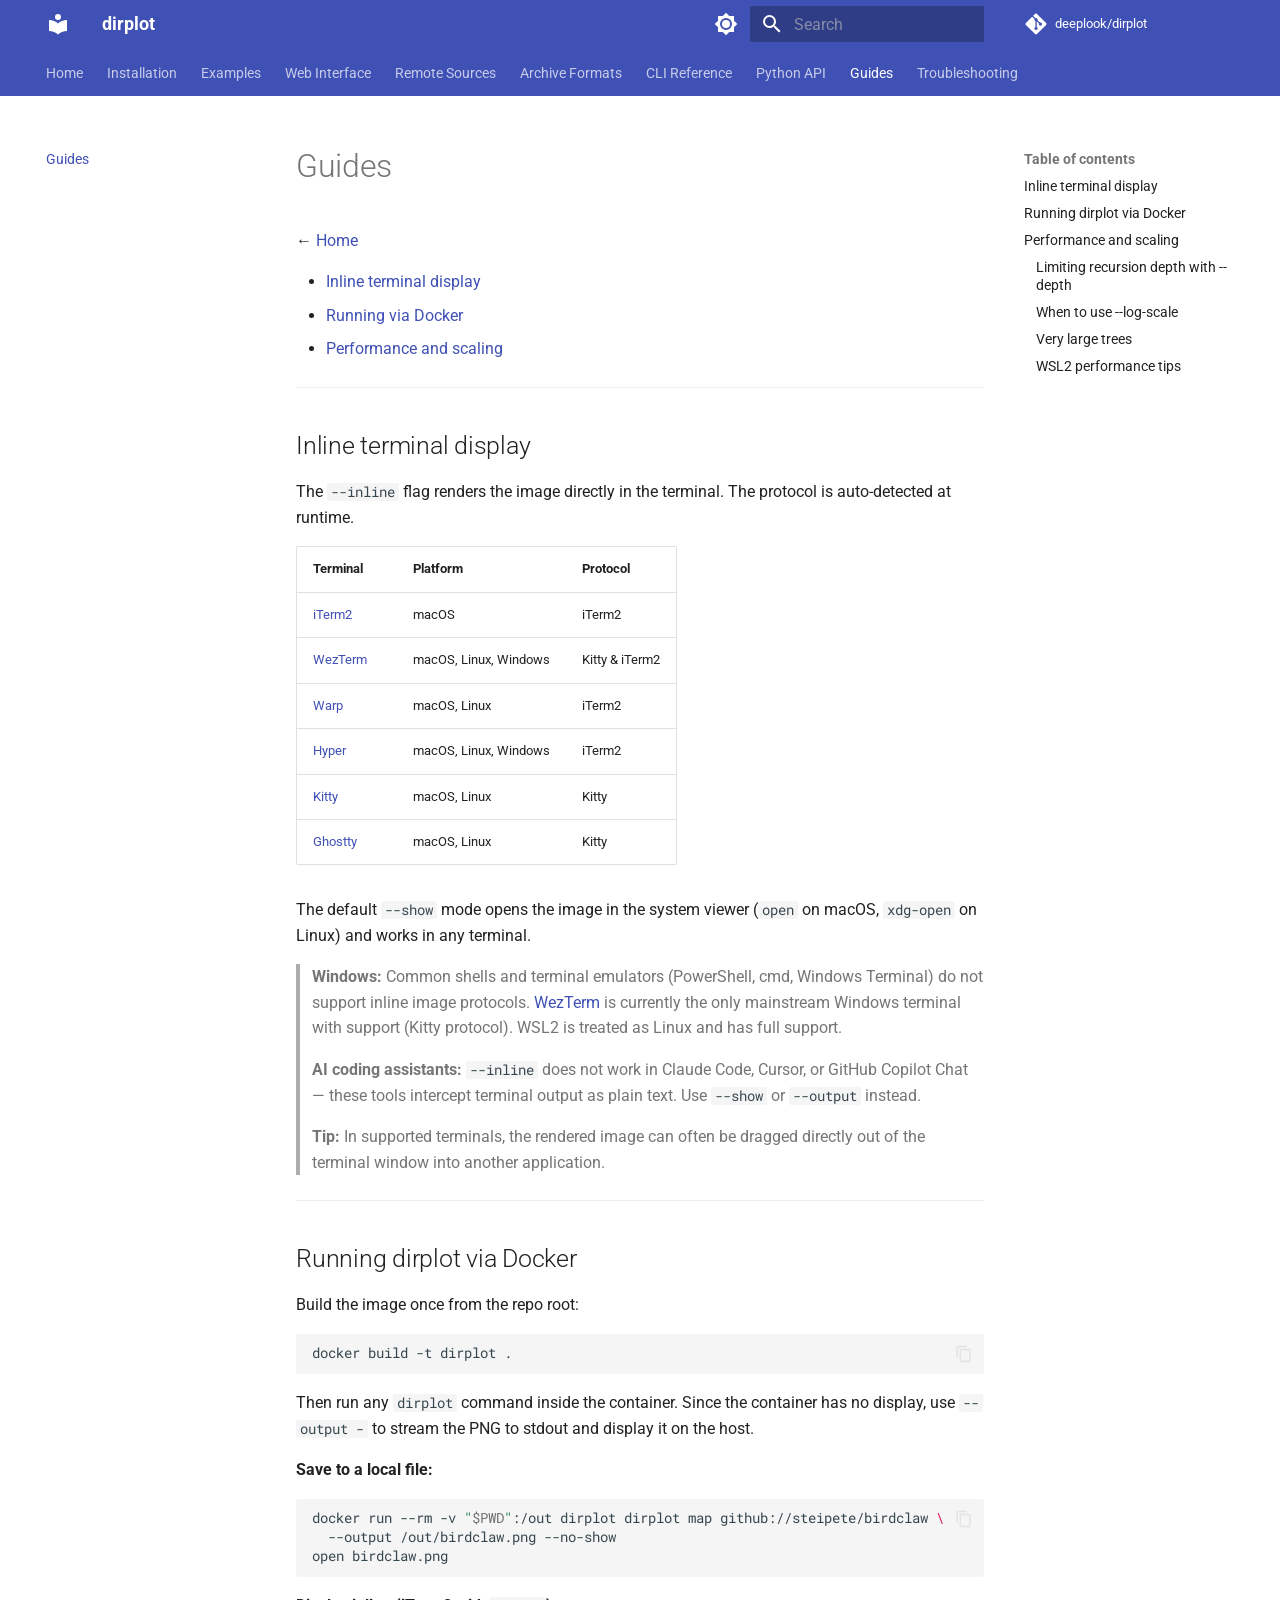
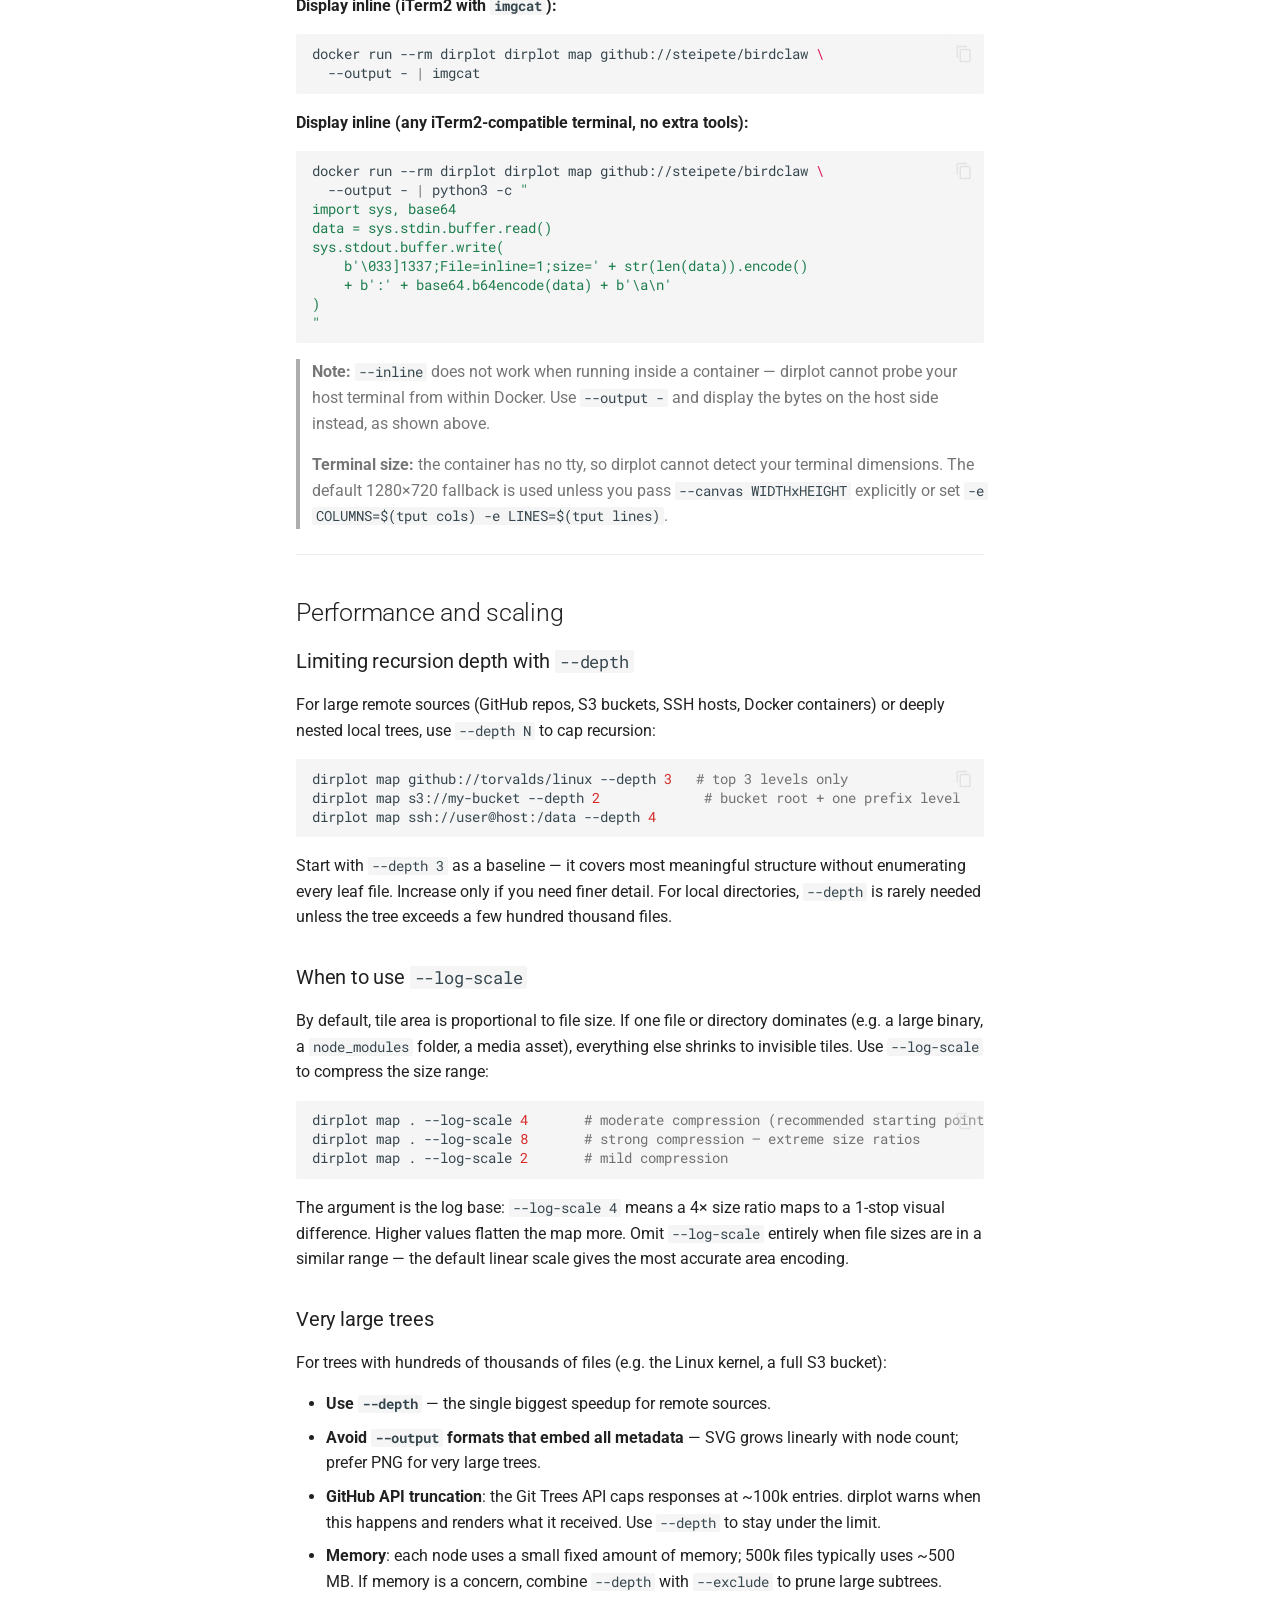
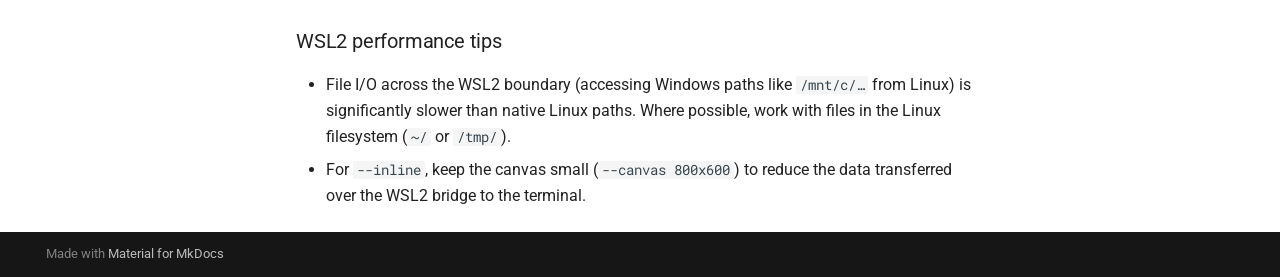
<file: guides/index.html>
<!doctype html>
<html lang="en" class="no-js">
  <head>
    
      <meta charset="utf-8">
      <meta name="viewport" content="width=device-width,initial-scale=1">
      
        <meta name="description" content="Nested treemap visualizations for directory trees and archives">
      
      
      
        <link rel="canonical" href="https://deeplook.github.io/dirplot/guides/">
      
      
        <link rel="prev" href="../api/">
      
      
        <link rel="next" href="../troubleshooting/">
      
      
        
      
      
      <link rel="icon" href="../assets/images/favicon.png">
      <meta name="generator" content="mkdocs-1.6.1, mkdocs-material-9.7.7">
    
    
      
        <title>Guides - dirplot</title>
      
    
    
      <link rel="stylesheet" href="../assets/stylesheets/main.ec1eaa64.min.css">
      
        
        <link rel="stylesheet" href="../assets/stylesheets/palette.ab4e12ef.min.css">
      
      


    
    
      
    
    
      
        
        
        <link rel="preconnect" href="https://fonts.gstatic.com" crossorigin>
        <link rel="stylesheet" href="https://fonts.googleapis.com/css?family=Roboto:300,300i,400,400i,700,700i%7CRoboto+Mono:400,400i,700,700i&display=fallback">
        <style>:root{--md-text-font:"Roboto";--md-code-font:"Roboto Mono"}</style>
      
    
    
    <script>__md_scope=new URL("..",location),__md_hash=e=>[...e].reduce(((e,_)=>(e<<5)-e+_.charCodeAt(0)),0),__md_get=(e,_=localStorage,t=__md_scope)=>JSON.parse(_.getItem(t.pathname+"."+e)),__md_set=(e,_,t=localStorage,a=__md_scope)=>{try{t.setItem(a.pathname+"."+e,JSON.stringify(_))}catch(e){}}</script>
    
      

    
    
  </head>
  
  
    
    
      
    
    
    
    
    <body dir="ltr" data-md-color-scheme="default" data-md-color-primary="indigo" data-md-color-accent="indigo">
  
    
    <input class="md-toggle" data-md-toggle="drawer" type="checkbox" id="__drawer" autocomplete="off">
    <input class="md-toggle" data-md-toggle="search" type="checkbox" id="__search" autocomplete="off">
    <label class="md-overlay" for="__drawer"></label>
    <div data-md-component="skip">
      
        
        <a href="#guides" class="md-skip">
          Skip to content
        </a>
      
    </div>
    <div data-md-component="announce">
      
    </div>
    
    
      

<header class="md-header" data-md-component="header">
  <nav class="md-header__inner md-grid" aria-label="Header">
    <a href=".." title="dirplot" class="md-header__button md-logo" aria-label="dirplot" data-md-component="logo">
      
  
  <svg xmlns="http://www.w3.org/2000/svg" viewBox="0 0 24 24"><path d="M12 8a3 3 0 0 0 3-3 3 3 0 0 0-3-3 3 3 0 0 0-3 3 3 3 0 0 0 3 3m0 3.54C9.64 9.35 6.5 8 3 8v11c3.5 0 6.64 1.35 9 3.54 2.36-2.19 5.5-3.54 9-3.54V8c-3.5 0-6.64 1.35-9 3.54"/></svg>

    </a>
    <label class="md-header__button md-icon" for="__drawer">
      
      <svg xmlns="http://www.w3.org/2000/svg" viewBox="0 0 24 24"><path d="M3 6h18v2H3zm0 5h18v2H3zm0 5h18v2H3z"/></svg>
    </label>
    <div class="md-header__title" data-md-component="header-title">
      <div class="md-header__ellipsis">
        <div class="md-header__topic">
          <span class="md-ellipsis">
            dirplot
          </span>
        </div>
        <div class="md-header__topic" data-md-component="header-topic">
          <span class="md-ellipsis">
            
              Guides
            
          </span>
        </div>
      </div>
    </div>
    
      
        <form class="md-header__option" data-md-component="palette">
  
    
    
    
    <input class="md-option" data-md-color-media="" data-md-color-scheme="default" data-md-color-primary="indigo" data-md-color-accent="indigo"  aria-label="Switch to dark mode"  type="radio" name="__palette" id="__palette_0">
    
      <label class="md-header__button md-icon" title="Switch to dark mode" for="__palette_1" hidden>
        <svg xmlns="http://www.w3.org/2000/svg" viewBox="0 0 24 24"><path d="M12 8a4 4 0 0 0-4 4 4 4 0 0 0 4 4 4 4 0 0 0 4-4 4 4 0 0 0-4-4m0 10a6 6 0 0 1-6-6 6 6 0 0 1 6-6 6 6 0 0 1 6 6 6 6 0 0 1-6 6m8-9.31V4h-4.69L12 .69 8.69 4H4v4.69L.69 12 4 15.31V20h4.69L12 23.31 15.31 20H20v-4.69L23.31 12z"/></svg>
      </label>
    
  
    
    
    
    <input class="md-option" data-md-color-media="" data-md-color-scheme="slate" data-md-color-primary="indigo" data-md-color-accent="indigo"  aria-label="Switch to light mode"  type="radio" name="__palette" id="__palette_1">
    
      <label class="md-header__button md-icon" title="Switch to light mode" for="__palette_0" hidden>
        <svg xmlns="http://www.w3.org/2000/svg" viewBox="0 0 24 24"><path d="M12 18c-.89 0-1.74-.2-2.5-.55C11.56 16.5 13 14.42 13 12s-1.44-4.5-3.5-5.45C10.26 6.2 11.11 6 12 6a6 6 0 0 1 6 6 6 6 0 0 1-6 6m8-9.31V4h-4.69L12 .69 8.69 4H4v4.69L.69 12 4 15.31V20h4.69L12 23.31 15.31 20H20v-4.69L23.31 12z"/></svg>
      </label>
    
  
</form>
      
    
    
      <script>var palette=__md_get("__palette");if(palette&&palette.color){if("(prefers-color-scheme)"===palette.color.media){var media=matchMedia("(prefers-color-scheme: light)"),input=document.querySelector(media.matches?"[data-md-color-media='(prefers-color-scheme: light)']":"[data-md-color-media='(prefers-color-scheme: dark)']");palette.color.media=input.getAttribute("data-md-color-media"),palette.color.scheme=input.getAttribute("data-md-color-scheme"),palette.color.primary=input.getAttribute("data-md-color-primary"),palette.color.accent=input.getAttribute("data-md-color-accent")}for(var[key,value]of Object.entries(palette.color))document.body.setAttribute("data-md-color-"+key,value)}</script>
    
    
    
      
      
        <label class="md-header__button md-icon" for="__search">
          
          <svg xmlns="http://www.w3.org/2000/svg" viewBox="0 0 24 24"><path d="M9.5 3A6.5 6.5 0 0 1 16 9.5c0 1.61-.59 3.09-1.56 4.23l.27.27h.79l5 5-1.5 1.5-5-5v-.79l-.27-.27A6.52 6.52 0 0 1 9.5 16 6.5 6.5 0 0 1 3 9.5 6.5 6.5 0 0 1 9.5 3m0 2C7 5 5 7 5 9.5S7 14 9.5 14 14 12 14 9.5 12 5 9.5 5"/></svg>
        </label>
        <div class="md-search" data-md-component="search" role="dialog">
  <label class="md-search__overlay" for="__search"></label>
  <div class="md-search__inner" role="search">
    <form class="md-search__form" name="search">
      <input type="text" class="md-search__input" name="query" aria-label="Search" placeholder="Search" autocapitalize="off" autocorrect="off" autocomplete="off" spellcheck="false" data-md-component="search-query" required>
      <label class="md-search__icon md-icon" for="__search">
        
        <svg xmlns="http://www.w3.org/2000/svg" viewBox="0 0 24 24"><path d="M9.5 3A6.5 6.5 0 0 1 16 9.5c0 1.61-.59 3.09-1.56 4.23l.27.27h.79l5 5-1.5 1.5-5-5v-.79l-.27-.27A6.52 6.52 0 0 1 9.5 16 6.5 6.5 0 0 1 3 9.5 6.5 6.5 0 0 1 9.5 3m0 2C7 5 5 7 5 9.5S7 14 9.5 14 14 12 14 9.5 12 5 9.5 5"/></svg>
        
        <svg xmlns="http://www.w3.org/2000/svg" viewBox="0 0 24 24"><path d="M20 11v2H8l5.5 5.5-1.42 1.42L4.16 12l7.92-7.92L13.5 5.5 8 11z"/></svg>
      </label>
      <nav class="md-search__options" aria-label="Search">
        
        <button type="reset" class="md-search__icon md-icon" title="Clear" aria-label="Clear" tabindex="-1">
          
          <svg xmlns="http://www.w3.org/2000/svg" viewBox="0 0 24 24"><path d="M19 6.41 17.59 5 12 10.59 6.41 5 5 6.41 10.59 12 5 17.59 6.41 19 12 13.41 17.59 19 19 17.59 13.41 12z"/></svg>
        </button>
      </nav>
      
        <div class="md-search__suggest" data-md-component="search-suggest"></div>
      
    </form>
    <div class="md-search__output">
      <div class="md-search__scrollwrap" tabindex="0" data-md-scrollfix>
        <div class="md-search-result" data-md-component="search-result">
          <div class="md-search-result__meta">
            Initializing search
          </div>
          <ol class="md-search-result__list" role="presentation"></ol>
        </div>
      </div>
    </div>
  </div>
</div>
      
    
    
      <div class="md-header__source">
        <a href="https://github.com/deeplook/dirplot" title="Go to repository" class="md-source" data-md-component="source">
  <div class="md-source__icon md-icon">
    
    <svg xmlns="http://www.w3.org/2000/svg" viewBox="0 0 448 512"><!--! Font Awesome Free 7.1.0 by @fontawesome - https://fontawesome.com License - https://fontawesome.com/license/free (Icons: CC BY 4.0, Fonts: SIL OFL 1.1, Code: MIT License) Copyright 2025 Fonticons, Inc.--><path d="M439.6 236.1 244 40.5c-5.4-5.5-12.8-8.5-20.4-8.5s-15 3-20.4 8.4L162.5 81l51.5 51.5c27.1-9.1 52.7 16.8 43.4 43.7l49.7 49.7c34.2-11.8 61.2 31 35.5 56.7-26.5 26.5-70.2-2.9-56-37.3L240.3 199v121.9c25.3 12.5 22.3 41.8 9.1 55-6.4 6.4-15.2 10.1-24.3 10.1s-17.8-3.6-24.3-10.1c-17.6-17.6-11.1-46.9 11.2-56v-123c-20.8-8.5-24.6-30.7-18.6-45L142.6 101 8.5 235.1C3 240.6 0 247.9 0 255.5s3 15 8.5 20.4l195.6 195.7c5.4 5.4 12.7 8.4 20.4 8.4s15-3 20.4-8.4l194.7-194.7c5.4-5.4 8.4-12.8 8.4-20.4s-3-15-8.4-20.4"/></svg>
  </div>
  <div class="md-source__repository">
    deeplook/dirplot
  </div>
</a>
      </div>
    
  </nav>
  
</header>
    
    <div class="md-container" data-md-component="container">
      
      
        
          
            
<nav class="md-tabs" aria-label="Tabs" data-md-component="tabs">
  <div class="md-grid">
    <ul class="md-tabs__list">
      
        
  
  
  
  
    <li class="md-tabs__item">
      <a href=".." class="md-tabs__link">
        
  
  
    
  
  Home

      </a>
    </li>
  

      
        
  
  
  
  
    <li class="md-tabs__item">
      <a href="../installation/" class="md-tabs__link">
        
  
  
    
  
  Installation

      </a>
    </li>
  

      
        
  
  
  
  
    <li class="md-tabs__item">
      <a href="../examples/" class="md-tabs__link">
        
  
  
    
  
  Examples

      </a>
    </li>
  

      
        
  
  
  
  
    <li class="md-tabs__item">
      <a href="../serve/" class="md-tabs__link">
        
  
  
    
  
  Web Interface

      </a>
    </li>
  

      
        
  
  
  
  
    <li class="md-tabs__item">
      <a href="../remote-sources/" class="md-tabs__link">
        
  
  
    
  
  Remote Sources

      </a>
    </li>
  

      
        
  
  
  
  
    <li class="md-tabs__item">
      <a href="../archives/" class="md-tabs__link">
        
  
  
    
  
  Archive Formats

      </a>
    </li>
  

      
        
  
  
  
  
    <li class="md-tabs__item">
      <a href="../cli/" class="md-tabs__link">
        
  
  
    
  
  CLI Reference

      </a>
    </li>
  

      
        
  
  
  
  
    <li class="md-tabs__item">
      <a href="../api/" class="md-tabs__link">
        
  
  
    
  
  Python API

      </a>
    </li>
  

      
        
  
  
  
    
  
  
    <li class="md-tabs__item md-tabs__item--active">
      <a href="./" class="md-tabs__link">
        
  
  
    
  
  Guides

      </a>
    </li>
  

      
        
  
  
  
  
    <li class="md-tabs__item">
      <a href="../troubleshooting/" class="md-tabs__link">
        
  
  
    
  
  Troubleshooting

      </a>
    </li>
  

      
    </ul>
  </div>
</nav>
          
        
      
      <main class="md-main" data-md-component="main">
        <div class="md-main__inner md-grid">
          
            
              
              <div class="md-sidebar md-sidebar--primary" data-md-component="sidebar" data-md-type="navigation" >
                <div class="md-sidebar__scrollwrap">
                  <div class="md-sidebar__inner">
                    


  


<nav class="md-nav md-nav--primary md-nav--lifted" aria-label="Navigation" data-md-level="0">
  <label class="md-nav__title" for="__drawer">
    <a href=".." title="dirplot" class="md-nav__button md-logo" aria-label="dirplot" data-md-component="logo">
      
  
  <svg xmlns="http://www.w3.org/2000/svg" viewBox="0 0 24 24"><path d="M12 8a3 3 0 0 0 3-3 3 3 0 0 0-3-3 3 3 0 0 0-3 3 3 3 0 0 0 3 3m0 3.54C9.64 9.35 6.5 8 3 8v11c3.5 0 6.64 1.35 9 3.54 2.36-2.19 5.5-3.54 9-3.54V8c-3.5 0-6.64 1.35-9 3.54"/></svg>

    </a>
    dirplot
  </label>
  
    <div class="md-nav__source">
      <a href="https://github.com/deeplook/dirplot" title="Go to repository" class="md-source" data-md-component="source">
  <div class="md-source__icon md-icon">
    
    <svg xmlns="http://www.w3.org/2000/svg" viewBox="0 0 448 512"><!--! Font Awesome Free 7.1.0 by @fontawesome - https://fontawesome.com License - https://fontawesome.com/license/free (Icons: CC BY 4.0, Fonts: SIL OFL 1.1, Code: MIT License) Copyright 2025 Fonticons, Inc.--><path d="M439.6 236.1 244 40.5c-5.4-5.5-12.8-8.5-20.4-8.5s-15 3-20.4 8.4L162.5 81l51.5 51.5c27.1-9.1 52.7 16.8 43.4 43.7l49.7 49.7c34.2-11.8 61.2 31 35.5 56.7-26.5 26.5-70.2-2.9-56-37.3L240.3 199v121.9c25.3 12.5 22.3 41.8 9.1 55-6.4 6.4-15.2 10.1-24.3 10.1s-17.8-3.6-24.3-10.1c-17.6-17.6-11.1-46.9 11.2-56v-123c-20.8-8.5-24.6-30.7-18.6-45L142.6 101 8.5 235.1C3 240.6 0 247.9 0 255.5s3 15 8.5 20.4l195.6 195.7c5.4 5.4 12.7 8.4 20.4 8.4s15-3 20.4-8.4l194.7-194.7c5.4-5.4 8.4-12.8 8.4-20.4s-3-15-8.4-20.4"/></svg>
  </div>
  <div class="md-source__repository">
    deeplook/dirplot
  </div>
</a>
    </div>
  
  <ul class="md-nav__list" data-md-scrollfix>
    
      
      
  
  
  
  
    <li class="md-nav__item">
      <a href=".." class="md-nav__link">
        
  
  
  <span class="md-ellipsis">
    
  
    Home
  

    
  </span>
  
  

      </a>
    </li>
  

    
      
      
  
  
  
  
    <li class="md-nav__item">
      <a href="../installation/" class="md-nav__link">
        
  
  
  <span class="md-ellipsis">
    
  
    Installation
  

    
  </span>
  
  

      </a>
    </li>
  

    
      
      
  
  
  
  
    <li class="md-nav__item">
      <a href="../examples/" class="md-nav__link">
        
  
  
  <span class="md-ellipsis">
    
  
    Examples
  

    
  </span>
  
  

      </a>
    </li>
  

    
      
      
  
  
  
  
    <li class="md-nav__item">
      <a href="../serve/" class="md-nav__link">
        
  
  
  <span class="md-ellipsis">
    
  
    Web Interface
  

    
  </span>
  
  

      </a>
    </li>
  

    
      
      
  
  
  
  
    <li class="md-nav__item">
      <a href="../remote-sources/" class="md-nav__link">
        
  
  
  <span class="md-ellipsis">
    
  
    Remote Sources
  

    
  </span>
  
  

      </a>
    </li>
  

    
      
      
  
  
  
  
    <li class="md-nav__item">
      <a href="../archives/" class="md-nav__link">
        
  
  
  <span class="md-ellipsis">
    
  
    Archive Formats
  

    
  </span>
  
  

      </a>
    </li>
  

    
      
      
  
  
  
  
    <li class="md-nav__item">
      <a href="../cli/" class="md-nav__link">
        
  
  
  <span class="md-ellipsis">
    
  
    CLI Reference
  

    
  </span>
  
  

      </a>
    </li>
  

    
      
      
  
  
  
  
    <li class="md-nav__item">
      <a href="../api/" class="md-nav__link">
        
  
  
  <span class="md-ellipsis">
    
  
    Python API
  

    
  </span>
  
  

      </a>
    </li>
  

    
      
      
  
  
    
  
  
  
    <li class="md-nav__item md-nav__item--active">
      
      <input class="md-nav__toggle md-toggle" type="checkbox" id="__toc">
      
      
        
      
      
        <label class="md-nav__link md-nav__link--active" for="__toc">
          
  
  
  <span class="md-ellipsis">
    
  
    Guides
  

    
  </span>
  
  

          <span class="md-nav__icon md-icon"></span>
        </label>
      
      <a href="./" class="md-nav__link md-nav__link--active">
        
  
  
  <span class="md-ellipsis">
    
  
    Guides
  

    
  </span>
  
  

      </a>
      
        

<nav class="md-nav md-nav--secondary" aria-label="Table of contents">
  
  
  
    
  
  
    <label class="md-nav__title" for="__toc">
      <span class="md-nav__icon md-icon"></span>
      Table of contents
    </label>
    <ul class="md-nav__list" data-md-component="toc" data-md-scrollfix>
      
        <li class="md-nav__item">
  <a href="#inline-terminal-display" class="md-nav__link">
    <span class="md-ellipsis">
      
        Inline terminal display
      
    </span>
  </a>
  
</li>
      
        <li class="md-nav__item">
  <a href="#running-dirplot-via-docker" class="md-nav__link">
    <span class="md-ellipsis">
      
        Running dirplot via Docker
      
    </span>
  </a>
  
</li>
      
        <li class="md-nav__item">
  <a href="#performance-and-scaling" class="md-nav__link">
    <span class="md-ellipsis">
      
        Performance and scaling
      
    </span>
  </a>
  
    <nav class="md-nav" aria-label="Performance and scaling">
      <ul class="md-nav__list">
        
          <li class="md-nav__item">
  <a href="#limiting-recursion-depth-with-depth" class="md-nav__link">
    <span class="md-ellipsis">
      
        Limiting recursion depth with --depth
      
    </span>
  </a>
  
</li>
        
          <li class="md-nav__item">
  <a href="#when-to-use-log-scale" class="md-nav__link">
    <span class="md-ellipsis">
      
        When to use --log-scale
      
    </span>
  </a>
  
</li>
        
          <li class="md-nav__item">
  <a href="#very-large-trees" class="md-nav__link">
    <span class="md-ellipsis">
      
        Very large trees
      
    </span>
  </a>
  
</li>
        
          <li class="md-nav__item">
  <a href="#wsl2-performance-tips" class="md-nav__link">
    <span class="md-ellipsis">
      
        WSL2 performance tips
      
    </span>
  </a>
  
</li>
        
      </ul>
    </nav>
  
</li>
      
    </ul>
  
</nav>
      
    </li>
  

    
      
      
  
  
  
  
    <li class="md-nav__item">
      <a href="../troubleshooting/" class="md-nav__link">
        
  
  
  <span class="md-ellipsis">
    
  
    Troubleshooting
  

    
  </span>
  
  

      </a>
    </li>
  

    
  </ul>
</nav>
                  </div>
                </div>
              </div>
            
            
              
              <div class="md-sidebar md-sidebar--secondary" data-md-component="sidebar" data-md-type="toc" >
                <div class="md-sidebar__scrollwrap">
                  <div class="md-sidebar__inner">
                    

<nav class="md-nav md-nav--secondary" aria-label="Table of contents">
  
  
  
    
  
  
    <label class="md-nav__title" for="__toc">
      <span class="md-nav__icon md-icon"></span>
      Table of contents
    </label>
    <ul class="md-nav__list" data-md-component="toc" data-md-scrollfix>
      
        <li class="md-nav__item">
  <a href="#inline-terminal-display" class="md-nav__link">
    <span class="md-ellipsis">
      
        Inline terminal display
      
    </span>
  </a>
  
</li>
      
        <li class="md-nav__item">
  <a href="#running-dirplot-via-docker" class="md-nav__link">
    <span class="md-ellipsis">
      
        Running dirplot via Docker
      
    </span>
  </a>
  
</li>
      
        <li class="md-nav__item">
  <a href="#performance-and-scaling" class="md-nav__link">
    <span class="md-ellipsis">
      
        Performance and scaling
      
    </span>
  </a>
  
    <nav class="md-nav" aria-label="Performance and scaling">
      <ul class="md-nav__list">
        
          <li class="md-nav__item">
  <a href="#limiting-recursion-depth-with-depth" class="md-nav__link">
    <span class="md-ellipsis">
      
        Limiting recursion depth with --depth
      
    </span>
  </a>
  
</li>
        
          <li class="md-nav__item">
  <a href="#when-to-use-log-scale" class="md-nav__link">
    <span class="md-ellipsis">
      
        When to use --log-scale
      
    </span>
  </a>
  
</li>
        
          <li class="md-nav__item">
  <a href="#very-large-trees" class="md-nav__link">
    <span class="md-ellipsis">
      
        Very large trees
      
    </span>
  </a>
  
</li>
        
          <li class="md-nav__item">
  <a href="#wsl2-performance-tips" class="md-nav__link">
    <span class="md-ellipsis">
      
        WSL2 performance tips
      
    </span>
  </a>
  
</li>
        
      </ul>
    </nav>
  
</li>
      
    </ul>
  
</nav>
                  </div>
                </div>
              </div>
            
          
          
            <div class="md-content" data-md-component="content">
              
              <article class="md-content__inner md-typeset">
                
                  


  
  


<h1 id="guides">Guides<a class="headerlink" href="#guides" title="Permanent link">&para;</a></h1>
<p>← <a href="../">Home</a></p>
<ul>
<li><a href="#inline-terminal-display">Inline terminal display</a></li>
<li><a href="#running-dirplot-via-docker">Running via Docker</a></li>
<li><a href="#performance-and-scaling">Performance and scaling</a></li>
</ul>
<hr />
<h2 id="inline-terminal-display">Inline terminal display<a class="headerlink" href="#inline-terminal-display" title="Permanent link">&para;</a></h2>
<p>The <code>--inline</code> flag renders the image directly in the terminal. The protocol is auto-detected at runtime.</p>
<table>
<thead>
<tr>
<th>Terminal</th>
<th>Platform</th>
<th>Protocol</th>
</tr>
</thead>
<tbody>
<tr>
<td><a href="https://iterm2.com/">iTerm2</a></td>
<td>macOS</td>
<td>iTerm2</td>
</tr>
<tr>
<td><a href="https://wezfurlong.org/wezterm/">WezTerm</a></td>
<td>macOS, Linux, Windows</td>
<td>Kitty &amp; iTerm2</td>
</tr>
<tr>
<td><a href="https://www.warp.dev/">Warp</a></td>
<td>macOS, Linux</td>
<td>iTerm2</td>
</tr>
<tr>
<td><a href="https://hyper.is/">Hyper</a></td>
<td>macOS, Linux, Windows</td>
<td>iTerm2</td>
</tr>
<tr>
<td><a href="https://sw.kovidgoyal.net/kitty/">Kitty</a></td>
<td>macOS, Linux</td>
<td>Kitty</td>
</tr>
<tr>
<td><a href="https://ghostty.org/">Ghostty</a></td>
<td>macOS, Linux</td>
<td>Kitty</td>
</tr>
</tbody>
</table>
<p>The default <code>--show</code> mode opens the image in the system viewer (<code>open</code> on macOS, <code>xdg-open</code> on Linux) and works in any terminal.</p>
<blockquote>
<p><strong>Windows:</strong> Common shells and terminal emulators (PowerShell, cmd, Windows Terminal) do not support inline image protocols. <a href="https://wezfurlong.org/wezterm/">WezTerm</a> is currently the only mainstream Windows terminal with support (Kitty protocol). WSL2 is treated as Linux and has full support.</p>
<p><strong>AI coding assistants:</strong> <code>--inline</code> does not work in Claude Code, Cursor, or GitHub Copilot Chat — these tools intercept terminal output as plain text. Use <code>--show</code> or <code>--output</code> instead.</p>
<p><strong>Tip:</strong> In supported terminals, the rendered image can often be dragged directly out of the terminal window into another application.</p>
</blockquote>
<hr />
<h2 id="running-dirplot-via-docker">Running dirplot via Docker<a class="headerlink" href="#running-dirplot-via-docker" title="Permanent link">&para;</a></h2>
<p>Build the image once from the repo root:</p>
<div class="highlight"><pre><span></span><code><a id="__codelineno-0-1" name="__codelineno-0-1" href="#__codelineno-0-1"></a>docker<span class="w"> </span>build<span class="w"> </span>-t<span class="w"> </span>dirplot<span class="w"> </span>.
</code></pre></div>
<p>Then run any <code>dirplot</code> command inside the container. Since the container has no display, use <code>--output -</code> to stream the PNG to stdout and display it on the host.</p>
<p><strong>Save to a local file:</strong></p>
<div class="highlight"><pre><span></span><code><a id="__codelineno-1-1" name="__codelineno-1-1" href="#__codelineno-1-1"></a>docker<span class="w"> </span>run<span class="w"> </span>--rm<span class="w"> </span>-v<span class="w"> </span><span class="s2">"</span><span class="nv">$PWD</span><span class="s2">"</span>:/out<span class="w"> </span>dirplot<span class="w"> </span>dirplot<span class="w"> </span>map<span class="w"> </span>github://steipete/birdclaw<span class="w"> </span><span class="se">\</span>
<a id="__codelineno-1-2" name="__codelineno-1-2" href="#__codelineno-1-2"></a><span class="w">  </span>--output<span class="w"> </span>/out/birdclaw.png<span class="w"> </span>--no-show
<a id="__codelineno-1-3" name="__codelineno-1-3" href="#__codelineno-1-3"></a>open<span class="w"> </span>birdclaw.png
</code></pre></div>
<p><strong>Display inline (iTerm2 with <code>imgcat</code>):</strong></p>
<div class="highlight"><pre><span></span><code><a id="__codelineno-2-1" name="__codelineno-2-1" href="#__codelineno-2-1"></a>docker<span class="w"> </span>run<span class="w"> </span>--rm<span class="w"> </span>dirplot<span class="w"> </span>dirplot<span class="w"> </span>map<span class="w"> </span>github://steipete/birdclaw<span class="w"> </span><span class="se">\</span>
<a id="__codelineno-2-2" name="__codelineno-2-2" href="#__codelineno-2-2"></a><span class="w">  </span>--output<span class="w"> </span>-<span class="w"> </span><span class="p">|</span><span class="w"> </span>imgcat
</code></pre></div>
<p><strong>Display inline (any iTerm2-compatible terminal, no extra tools):</strong></p>
<div class="highlight"><pre><span></span><code><a id="__codelineno-3-1" name="__codelineno-3-1" href="#__codelineno-3-1"></a>docker<span class="w"> </span>run<span class="w"> </span>--rm<span class="w"> </span>dirplot<span class="w"> </span>dirplot<span class="w"> </span>map<span class="w"> </span>github://steipete/birdclaw<span class="w"> </span><span class="se">\</span>
<a id="__codelineno-3-2" name="__codelineno-3-2" href="#__codelineno-3-2"></a><span class="w">  </span>--output<span class="w"> </span>-<span class="w"> </span><span class="p">|</span><span class="w"> </span>python3<span class="w"> </span>-c<span class="w"> </span><span class="s2">"</span>
<a id="__codelineno-3-3" name="__codelineno-3-3" href="#__codelineno-3-3"></a><span class="s2">import sys, base64</span>
<a id="__codelineno-3-4" name="__codelineno-3-4" href="#__codelineno-3-4"></a><span class="s2">data = sys.stdin.buffer.read()</span>
<a id="__codelineno-3-5" name="__codelineno-3-5" href="#__codelineno-3-5"></a><span class="s2">sys.stdout.buffer.write(</span>
<a id="__codelineno-3-6" name="__codelineno-3-6" href="#__codelineno-3-6"></a><span class="s2">    b'\033]1337;File=inline=1;size=' + str(len(data)).encode()</span>
<a id="__codelineno-3-7" name="__codelineno-3-7" href="#__codelineno-3-7"></a><span class="s2">    + b':' + base64.b64encode(data) + b'\a\n'</span>
<a id="__codelineno-3-8" name="__codelineno-3-8" href="#__codelineno-3-8"></a><span class="s2">)</span>
<a id="__codelineno-3-9" name="__codelineno-3-9" href="#__codelineno-3-9"></a><span class="s2">"</span>
</code></pre></div>
<blockquote>
<p><strong>Note:</strong> <code>--inline</code> does not work when running inside a container — dirplot cannot probe your host terminal from within Docker. Use <code>--output -</code> and display the bytes on the host side instead, as shown above.</p>
<p><strong>Terminal size:</strong> the container has no tty, so dirplot cannot detect your terminal dimensions. The default 1280×720 fallback is used unless you pass <code>--canvas WIDTHxHEIGHT</code> explicitly or set <code>-e COLUMNS=$(tput cols) -e LINES=$(tput lines)</code>.</p>
</blockquote>
<hr />
<h2 id="performance-and-scaling">Performance and scaling<a class="headerlink" href="#performance-and-scaling" title="Permanent link">&para;</a></h2>
<h3 id="limiting-recursion-depth-with-depth">Limiting recursion depth with <code>--depth</code><a class="headerlink" href="#limiting-recursion-depth-with-depth" title="Permanent link">&para;</a></h3>
<p>For large remote sources (GitHub repos, S3 buckets, SSH hosts, Docker containers) or deeply nested local trees, use <code>--depth N</code> to cap recursion:</p>
<div class="highlight"><pre><span></span><code><a id="__codelineno-4-1" name="__codelineno-4-1" href="#__codelineno-4-1"></a>dirplot<span class="w"> </span>map<span class="w"> </span>github://torvalds/linux<span class="w"> </span>--depth<span class="w"> </span><span class="m">3</span><span class="w">   </span><span class="c1"># top 3 levels only</span>
<a id="__codelineno-4-2" name="__codelineno-4-2" href="#__codelineno-4-2"></a>dirplot<span class="w"> </span>map<span class="w"> </span>s3://my-bucket<span class="w"> </span>--depth<span class="w"> </span><span class="m">2</span><span class="w">             </span><span class="c1"># bucket root + one prefix level</span>
<a id="__codelineno-4-3" name="__codelineno-4-3" href="#__codelineno-4-3"></a>dirplot<span class="w"> </span>map<span class="w"> </span>ssh://user@host:/data<span class="w"> </span>--depth<span class="w"> </span><span class="m">4</span>
</code></pre></div>
<p>Start with <code>--depth 3</code> as a baseline — it covers most meaningful structure without enumerating every leaf file. Increase only if you need finer detail. For local directories, <code>--depth</code> is rarely needed unless the tree exceeds a few hundred thousand files.</p>
<h3 id="when-to-use-log-scale">When to use <code>--log-scale</code><a class="headerlink" href="#when-to-use-log-scale" title="Permanent link">&para;</a></h3>
<p>By default, tile area is proportional to file size. If one file or directory dominates (e.g. a large binary, a <code>node_modules</code> folder, a media asset), everything else shrinks to invisible tiles. Use <code>--log-scale</code> to compress the size range:</p>
<div class="highlight"><pre><span></span><code><a id="__codelineno-5-1" name="__codelineno-5-1" href="#__codelineno-5-1"></a>dirplot<span class="w"> </span>map<span class="w"> </span>.<span class="w"> </span>--log-scale<span class="w"> </span><span class="m">4</span><span class="w">       </span><span class="c1"># moderate compression (recommended starting point)</span>
<a id="__codelineno-5-2" name="__codelineno-5-2" href="#__codelineno-5-2"></a>dirplot<span class="w"> </span>map<span class="w"> </span>.<span class="w"> </span>--log-scale<span class="w"> </span><span class="m">8</span><span class="w">       </span><span class="c1"># strong compression — extreme size ratios</span>
<a id="__codelineno-5-3" name="__codelineno-5-3" href="#__codelineno-5-3"></a>dirplot<span class="w"> </span>map<span class="w"> </span>.<span class="w"> </span>--log-scale<span class="w"> </span><span class="m">2</span><span class="w">       </span><span class="c1"># mild compression</span>
</code></pre></div>
<p>The argument is the log base: <code>--log-scale 4</code> means a 4× size ratio maps to a 1-stop visual difference. Higher values flatten the map more. Omit <code>--log-scale</code> entirely when file sizes are in a similar range — the default linear scale gives the most accurate area encoding.</p>
<h3 id="very-large-trees">Very large trees<a class="headerlink" href="#very-large-trees" title="Permanent link">&para;</a></h3>
<p>For trees with hundreds of thousands of files (e.g. the Linux kernel, a full S3 bucket):</p>
<ul>
<li><strong>Use <code>--depth</code></strong> — the single biggest speedup for remote sources.</li>
<li><strong>Avoid <code>--output</code> formats that embed all metadata</strong> — SVG grows linearly with node count; prefer PNG for very large trees.</li>
<li><strong>GitHub API truncation</strong>: the Git Trees API caps responses at ~100k entries. dirplot warns when this happens and renders what it received. Use <code>--depth</code> to stay under the limit.</li>
<li><strong>Memory</strong>: each node uses a small fixed amount of memory; 500k files typically uses ~500 MB. If memory is a concern, combine <code>--depth</code> with <code>--exclude</code> to prune large subtrees.</li>
</ul>
<h3 id="wsl2-performance-tips">WSL2 performance tips<a class="headerlink" href="#wsl2-performance-tips" title="Permanent link">&para;</a></h3>
<ul>
<li>File I/O across the WSL2 boundary (accessing Windows paths like <code>/mnt/c/…</code> from Linux) is significantly slower than native Linux paths. Where possible, work with files in the Linux filesystem (<code>~/</code> or <code>/tmp/</code>).</li>
<li>For <code>--inline</code>, keep the canvas small (<code>--canvas 800x600</code>) to reduce the data transferred over the WSL2 bridge to the terminal.</li>
</ul>












                
              </article>
            </div>
          
          
<script>var target=document.getElementById(location.hash.slice(1));target&&target.name&&(target.checked=target.name.startsWith("__tabbed_"))</script>
        </div>
        
          <button type="button" class="md-top md-icon" data-md-component="top" hidden>
  
  <svg xmlns="http://www.w3.org/2000/svg" viewBox="0 0 24 24"><path d="M13 20h-2V8l-5.5 5.5-1.42-1.42L12 4.16l7.92 7.92-1.42 1.42L13 8z"/></svg>
  Back to top
</button>
        
      </main>
      
        <footer class="md-footer">
  
  <div class="md-footer-meta md-typeset">
    <div class="md-footer-meta__inner md-grid">
      <div class="md-copyright">
  
  
    Made with
    <a href="https://squidfunk.github.io/mkdocs-material/" target="_blank" rel="noopener">
      Material for MkDocs
    </a>
  
</div>
      
    </div>
  </div>
</footer>
      
    </div>
    <div class="md-dialog" data-md-component="dialog">
      <div class="md-dialog__inner md-typeset"></div>
    </div>
    
    
    
      
      
      <script id="__config" type="application/json">{"annotate": null, "base": "..", "features": ["navigation.tabs", "navigation.sections", "navigation.top", "navigation.indexes", "search.highlight", "search.suggest", "content.code.copy"], "search": "../assets/javascripts/workers/search.2c215733.min.js", "tags": null, "translations": {"clipboard.copied": "Copied to clipboard", "clipboard.copy": "Copy to clipboard", "search.result.more.one": "1 more on this page", "search.result.more.other": "# more on this page", "search.result.none": "No matching documents", "search.result.one": "1 matching document", "search.result.other": "# matching documents", "search.result.placeholder": "Type to start searching", "search.result.term.missing": "Missing", "select.version": "Select version"}, "version": null}</script>
    
    
      <script src="../assets/javascripts/bundle.d7400e89.min.js"></script>
      
    
  </body>
</html>
</file>
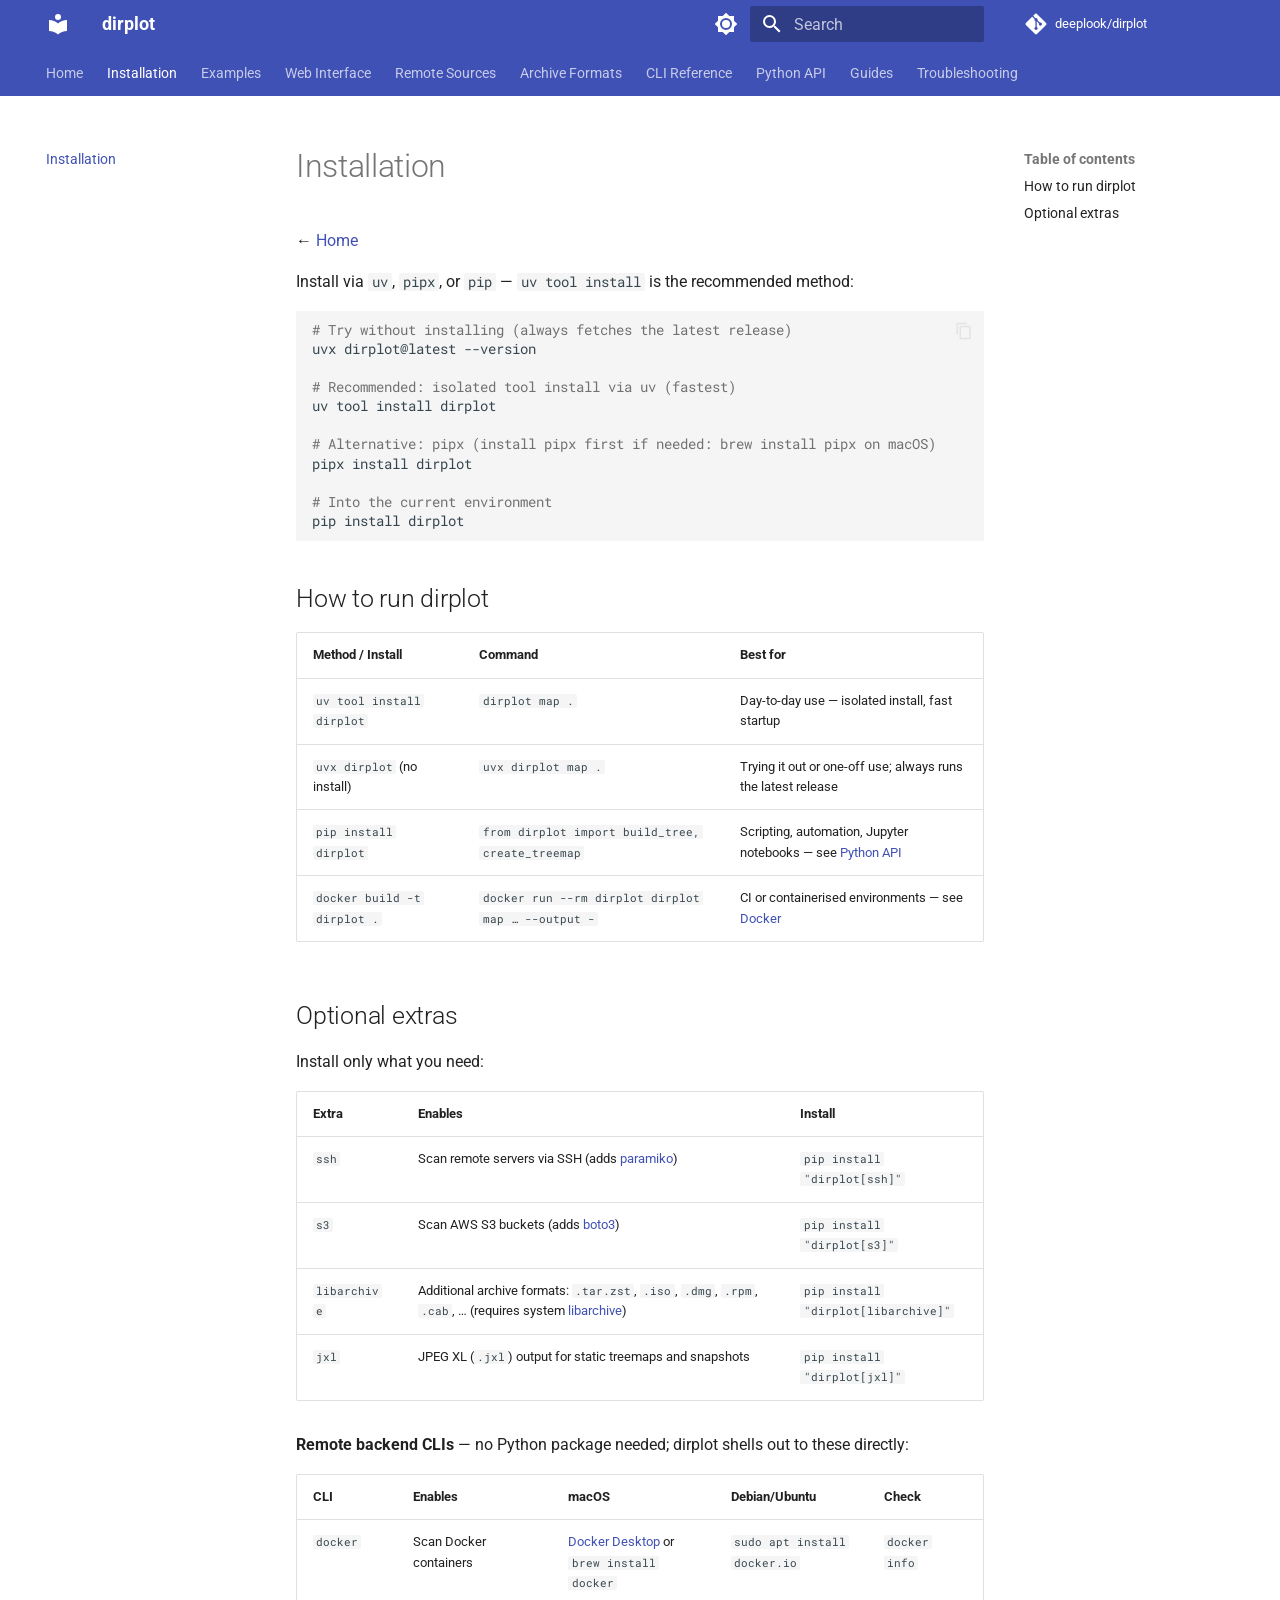
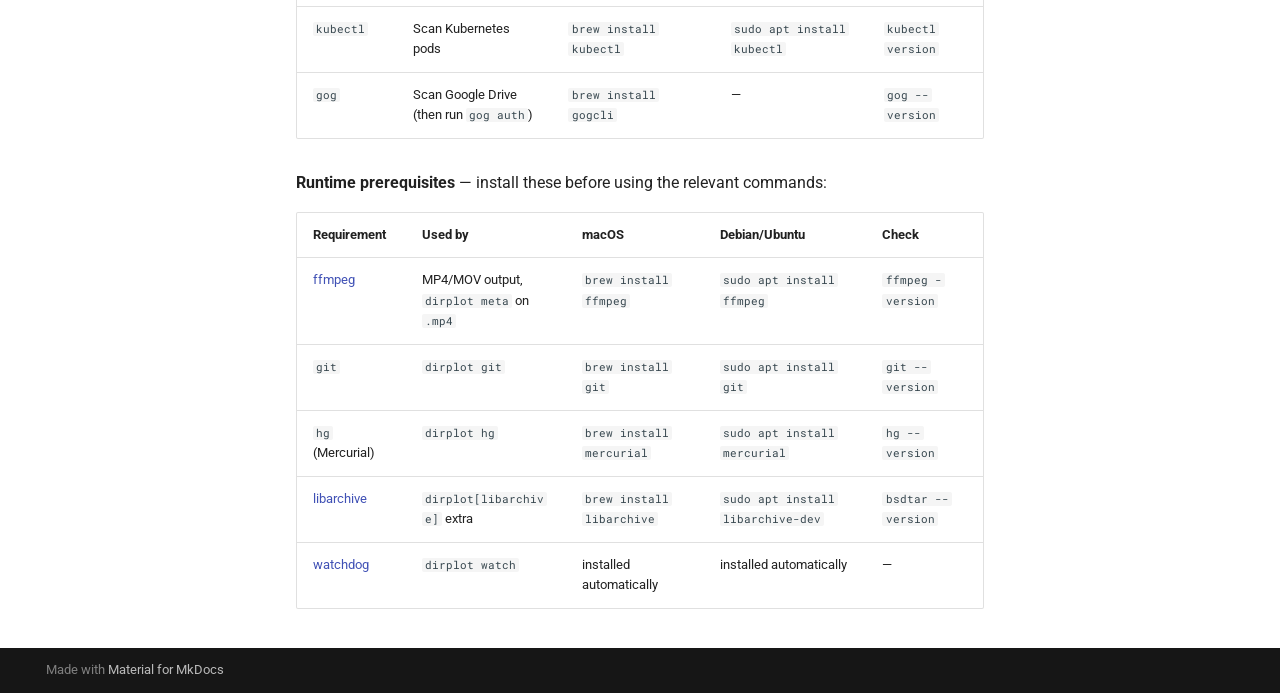
<file: installation/index.html>
<!doctype html>
<html lang="en" class="no-js">
  <head>
    
      <meta charset="utf-8">
      <meta name="viewport" content="width=device-width,initial-scale=1">
      
        <meta name="description" content="Nested treemap visualizations for directory trees and archives">
      
      
      
        <link rel="canonical" href="https://deeplook.github.io/dirplot/installation/">
      
      
        <link rel="prev" href="..">
      
      
        <link rel="next" href="../examples/">
      
      
        
      
      
      <link rel="icon" href="../assets/images/favicon.png">
      <meta name="generator" content="mkdocs-1.6.1, mkdocs-material-9.7.7">
    
    
      
        <title>Installation - dirplot</title>
      
    
    
      <link rel="stylesheet" href="../assets/stylesheets/main.ec1eaa64.min.css">
      
        
        <link rel="stylesheet" href="../assets/stylesheets/palette.ab4e12ef.min.css">
      
      


    
    
      
    
    
      
        
        
        <link rel="preconnect" href="https://fonts.gstatic.com" crossorigin>
        <link rel="stylesheet" href="https://fonts.googleapis.com/css?family=Roboto:300,300i,400,400i,700,700i%7CRoboto+Mono:400,400i,700,700i&display=fallback">
        <style>:root{--md-text-font:"Roboto";--md-code-font:"Roboto Mono"}</style>
      
    
    
    <script>__md_scope=new URL("..",location),__md_hash=e=>[...e].reduce(((e,_)=>(e<<5)-e+_.charCodeAt(0)),0),__md_get=(e,_=localStorage,t=__md_scope)=>JSON.parse(_.getItem(t.pathname+"."+e)),__md_set=(e,_,t=localStorage,a=__md_scope)=>{try{t.setItem(a.pathname+"."+e,JSON.stringify(_))}catch(e){}}</script>
    
      

    
    
  </head>
  
  
    
    
      
    
    
    
    
    <body dir="ltr" data-md-color-scheme="default" data-md-color-primary="indigo" data-md-color-accent="indigo">
  
    
    <input class="md-toggle" data-md-toggle="drawer" type="checkbox" id="__drawer" autocomplete="off">
    <input class="md-toggle" data-md-toggle="search" type="checkbox" id="__search" autocomplete="off">
    <label class="md-overlay" for="__drawer"></label>
    <div data-md-component="skip">
      
        
        <a href="#installation" class="md-skip">
          Skip to content
        </a>
      
    </div>
    <div data-md-component="announce">
      
    </div>
    
    
      

<header class="md-header" data-md-component="header">
  <nav class="md-header__inner md-grid" aria-label="Header">
    <a href=".." title="dirplot" class="md-header__button md-logo" aria-label="dirplot" data-md-component="logo">
      
  
  <svg xmlns="http://www.w3.org/2000/svg" viewBox="0 0 24 24"><path d="M12 8a3 3 0 0 0 3-3 3 3 0 0 0-3-3 3 3 0 0 0-3 3 3 3 0 0 0 3 3m0 3.54C9.64 9.35 6.5 8 3 8v11c3.5 0 6.64 1.35 9 3.54 2.36-2.19 5.5-3.54 9-3.54V8c-3.5 0-6.64 1.35-9 3.54"/></svg>

    </a>
    <label class="md-header__button md-icon" for="__drawer">
      
      <svg xmlns="http://www.w3.org/2000/svg" viewBox="0 0 24 24"><path d="M3 6h18v2H3zm0 5h18v2H3zm0 5h18v2H3z"/></svg>
    </label>
    <div class="md-header__title" data-md-component="header-title">
      <div class="md-header__ellipsis">
        <div class="md-header__topic">
          <span class="md-ellipsis">
            dirplot
          </span>
        </div>
        <div class="md-header__topic" data-md-component="header-topic">
          <span class="md-ellipsis">
            
              Installation
            
          </span>
        </div>
      </div>
    </div>
    
      
        <form class="md-header__option" data-md-component="palette">
  
    
    
    
    <input class="md-option" data-md-color-media="" data-md-color-scheme="default" data-md-color-primary="indigo" data-md-color-accent="indigo"  aria-label="Switch to dark mode"  type="radio" name="__palette" id="__palette_0">
    
      <label class="md-header__button md-icon" title="Switch to dark mode" for="__palette_1" hidden>
        <svg xmlns="http://www.w3.org/2000/svg" viewBox="0 0 24 24"><path d="M12 8a4 4 0 0 0-4 4 4 4 0 0 0 4 4 4 4 0 0 0 4-4 4 4 0 0 0-4-4m0 10a6 6 0 0 1-6-6 6 6 0 0 1 6-6 6 6 0 0 1 6 6 6 6 0 0 1-6 6m8-9.31V4h-4.69L12 .69 8.69 4H4v4.69L.69 12 4 15.31V20h4.69L12 23.31 15.31 20H20v-4.69L23.31 12z"/></svg>
      </label>
    
  
    
    
    
    <input class="md-option" data-md-color-media="" data-md-color-scheme="slate" data-md-color-primary="indigo" data-md-color-accent="indigo"  aria-label="Switch to light mode"  type="radio" name="__palette" id="__palette_1">
    
      <label class="md-header__button md-icon" title="Switch to light mode" for="__palette_0" hidden>
        <svg xmlns="http://www.w3.org/2000/svg" viewBox="0 0 24 24"><path d="M12 18c-.89 0-1.74-.2-2.5-.55C11.56 16.5 13 14.42 13 12s-1.44-4.5-3.5-5.45C10.26 6.2 11.11 6 12 6a6 6 0 0 1 6 6 6 6 0 0 1-6 6m8-9.31V4h-4.69L12 .69 8.69 4H4v4.69L.69 12 4 15.31V20h4.69L12 23.31 15.31 20H20v-4.69L23.31 12z"/></svg>
      </label>
    
  
</form>
      
    
    
      <script>var palette=__md_get("__palette");if(palette&&palette.color){if("(prefers-color-scheme)"===palette.color.media){var media=matchMedia("(prefers-color-scheme: light)"),input=document.querySelector(media.matches?"[data-md-color-media='(prefers-color-scheme: light)']":"[data-md-color-media='(prefers-color-scheme: dark)']");palette.color.media=input.getAttribute("data-md-color-media"),palette.color.scheme=input.getAttribute("data-md-color-scheme"),palette.color.primary=input.getAttribute("data-md-color-primary"),palette.color.accent=input.getAttribute("data-md-color-accent")}for(var[key,value]of Object.entries(palette.color))document.body.setAttribute("data-md-color-"+key,value)}</script>
    
    
    
      
      
        <label class="md-header__button md-icon" for="__search">
          
          <svg xmlns="http://www.w3.org/2000/svg" viewBox="0 0 24 24"><path d="M9.5 3A6.5 6.5 0 0 1 16 9.5c0 1.61-.59 3.09-1.56 4.23l.27.27h.79l5 5-1.5 1.5-5-5v-.79l-.27-.27A6.52 6.52 0 0 1 9.5 16 6.5 6.5 0 0 1 3 9.5 6.5 6.5 0 0 1 9.5 3m0 2C7 5 5 7 5 9.5S7 14 9.5 14 14 12 14 9.5 12 5 9.5 5"/></svg>
        </label>
        <div class="md-search" data-md-component="search" role="dialog">
  <label class="md-search__overlay" for="__search"></label>
  <div class="md-search__inner" role="search">
    <form class="md-search__form" name="search">
      <input type="text" class="md-search__input" name="query" aria-label="Search" placeholder="Search" autocapitalize="off" autocorrect="off" autocomplete="off" spellcheck="false" data-md-component="search-query" required>
      <label class="md-search__icon md-icon" for="__search">
        
        <svg xmlns="http://www.w3.org/2000/svg" viewBox="0 0 24 24"><path d="M9.5 3A6.5 6.5 0 0 1 16 9.5c0 1.61-.59 3.09-1.56 4.23l.27.27h.79l5 5-1.5 1.5-5-5v-.79l-.27-.27A6.52 6.52 0 0 1 9.5 16 6.5 6.5 0 0 1 3 9.5 6.5 6.5 0 0 1 9.5 3m0 2C7 5 5 7 5 9.5S7 14 9.5 14 14 12 14 9.5 12 5 9.5 5"/></svg>
        
        <svg xmlns="http://www.w3.org/2000/svg" viewBox="0 0 24 24"><path d="M20 11v2H8l5.5 5.5-1.42 1.42L4.16 12l7.92-7.92L13.5 5.5 8 11z"/></svg>
      </label>
      <nav class="md-search__options" aria-label="Search">
        
        <button type="reset" class="md-search__icon md-icon" title="Clear" aria-label="Clear" tabindex="-1">
          
          <svg xmlns="http://www.w3.org/2000/svg" viewBox="0 0 24 24"><path d="M19 6.41 17.59 5 12 10.59 6.41 5 5 6.41 10.59 12 5 17.59 6.41 19 12 13.41 17.59 19 19 17.59 13.41 12z"/></svg>
        </button>
      </nav>
      
        <div class="md-search__suggest" data-md-component="search-suggest"></div>
      
    </form>
    <div class="md-search__output">
      <div class="md-search__scrollwrap" tabindex="0" data-md-scrollfix>
        <div class="md-search-result" data-md-component="search-result">
          <div class="md-search-result__meta">
            Initializing search
          </div>
          <ol class="md-search-result__list" role="presentation"></ol>
        </div>
      </div>
    </div>
  </div>
</div>
      
    
    
      <div class="md-header__source">
        <a href="https://github.com/deeplook/dirplot" title="Go to repository" class="md-source" data-md-component="source">
  <div class="md-source__icon md-icon">
    
    <svg xmlns="http://www.w3.org/2000/svg" viewBox="0 0 448 512"><!--! Font Awesome Free 7.1.0 by @fontawesome - https://fontawesome.com License - https://fontawesome.com/license/free (Icons: CC BY 4.0, Fonts: SIL OFL 1.1, Code: MIT License) Copyright 2025 Fonticons, Inc.--><path d="M439.6 236.1 244 40.5c-5.4-5.5-12.8-8.5-20.4-8.5s-15 3-20.4 8.4L162.5 81l51.5 51.5c27.1-9.1 52.7 16.8 43.4 43.7l49.7 49.7c34.2-11.8 61.2 31 35.5 56.7-26.5 26.5-70.2-2.9-56-37.3L240.3 199v121.9c25.3 12.5 22.3 41.8 9.1 55-6.4 6.4-15.2 10.1-24.3 10.1s-17.8-3.6-24.3-10.1c-17.6-17.6-11.1-46.9 11.2-56v-123c-20.8-8.5-24.6-30.7-18.6-45L142.6 101 8.5 235.1C3 240.6 0 247.9 0 255.5s3 15 8.5 20.4l195.6 195.7c5.4 5.4 12.7 8.4 20.4 8.4s15-3 20.4-8.4l194.7-194.7c5.4-5.4 8.4-12.8 8.4-20.4s-3-15-8.4-20.4"/></svg>
  </div>
  <div class="md-source__repository">
    deeplook/dirplot
  </div>
</a>
      </div>
    
  </nav>
  
</header>
    
    <div class="md-container" data-md-component="container">
      
      
        
          
            
<nav class="md-tabs" aria-label="Tabs" data-md-component="tabs">
  <div class="md-grid">
    <ul class="md-tabs__list">
      
        
  
  
  
  
    <li class="md-tabs__item">
      <a href=".." class="md-tabs__link">
        
  
  
    
  
  Home

      </a>
    </li>
  

      
        
  
  
  
    
  
  
    <li class="md-tabs__item md-tabs__item--active">
      <a href="./" class="md-tabs__link">
        
  
  
    
  
  Installation

      </a>
    </li>
  

      
        
  
  
  
  
    <li class="md-tabs__item">
      <a href="../examples/" class="md-tabs__link">
        
  
  
    
  
  Examples

      </a>
    </li>
  

      
        
  
  
  
  
    <li class="md-tabs__item">
      <a href="../serve/" class="md-tabs__link">
        
  
  
    
  
  Web Interface

      </a>
    </li>
  

      
        
  
  
  
  
    <li class="md-tabs__item">
      <a href="../remote-sources/" class="md-tabs__link">
        
  
  
    
  
  Remote Sources

      </a>
    </li>
  

      
        
  
  
  
  
    <li class="md-tabs__item">
      <a href="../archives/" class="md-tabs__link">
        
  
  
    
  
  Archive Formats

      </a>
    </li>
  

      
        
  
  
  
  
    <li class="md-tabs__item">
      <a href="../cli/" class="md-tabs__link">
        
  
  
    
  
  CLI Reference

      </a>
    </li>
  

      
        
  
  
  
  
    <li class="md-tabs__item">
      <a href="../api/" class="md-tabs__link">
        
  
  
    
  
  Python API

      </a>
    </li>
  

      
        
  
  
  
  
    <li class="md-tabs__item">
      <a href="../guides/" class="md-tabs__link">
        
  
  
    
  
  Guides

      </a>
    </li>
  

      
        
  
  
  
  
    <li class="md-tabs__item">
      <a href="../troubleshooting/" class="md-tabs__link">
        
  
  
    
  
  Troubleshooting

      </a>
    </li>
  

      
    </ul>
  </div>
</nav>
          
        
      
      <main class="md-main" data-md-component="main">
        <div class="md-main__inner md-grid">
          
            
              
              <div class="md-sidebar md-sidebar--primary" data-md-component="sidebar" data-md-type="navigation" >
                <div class="md-sidebar__scrollwrap">
                  <div class="md-sidebar__inner">
                    


  


<nav class="md-nav md-nav--primary md-nav--lifted" aria-label="Navigation" data-md-level="0">
  <label class="md-nav__title" for="__drawer">
    <a href=".." title="dirplot" class="md-nav__button md-logo" aria-label="dirplot" data-md-component="logo">
      
  
  <svg xmlns="http://www.w3.org/2000/svg" viewBox="0 0 24 24"><path d="M12 8a3 3 0 0 0 3-3 3 3 0 0 0-3-3 3 3 0 0 0-3 3 3 3 0 0 0 3 3m0 3.54C9.64 9.35 6.5 8 3 8v11c3.5 0 6.64 1.35 9 3.54 2.36-2.19 5.5-3.54 9-3.54V8c-3.5 0-6.64 1.35-9 3.54"/></svg>

    </a>
    dirplot
  </label>
  
    <div class="md-nav__source">
      <a href="https://github.com/deeplook/dirplot" title="Go to repository" class="md-source" data-md-component="source">
  <div class="md-source__icon md-icon">
    
    <svg xmlns="http://www.w3.org/2000/svg" viewBox="0 0 448 512"><!--! Font Awesome Free 7.1.0 by @fontawesome - https://fontawesome.com License - https://fontawesome.com/license/free (Icons: CC BY 4.0, Fonts: SIL OFL 1.1, Code: MIT License) Copyright 2025 Fonticons, Inc.--><path d="M439.6 236.1 244 40.5c-5.4-5.5-12.8-8.5-20.4-8.5s-15 3-20.4 8.4L162.5 81l51.5 51.5c27.1-9.1 52.7 16.8 43.4 43.7l49.7 49.7c34.2-11.8 61.2 31 35.5 56.7-26.5 26.5-70.2-2.9-56-37.3L240.3 199v121.9c25.3 12.5 22.3 41.8 9.1 55-6.4 6.4-15.2 10.1-24.3 10.1s-17.8-3.6-24.3-10.1c-17.6-17.6-11.1-46.9 11.2-56v-123c-20.8-8.5-24.6-30.7-18.6-45L142.6 101 8.5 235.1C3 240.6 0 247.9 0 255.5s3 15 8.5 20.4l195.6 195.7c5.4 5.4 12.7 8.4 20.4 8.4s15-3 20.4-8.4l194.7-194.7c5.4-5.4 8.4-12.8 8.4-20.4s-3-15-8.4-20.4"/></svg>
  </div>
  <div class="md-source__repository">
    deeplook/dirplot
  </div>
</a>
    </div>
  
  <ul class="md-nav__list" data-md-scrollfix>
    
      
      
  
  
  
  
    <li class="md-nav__item">
      <a href=".." class="md-nav__link">
        
  
  
  <span class="md-ellipsis">
    
  
    Home
  

    
  </span>
  
  

      </a>
    </li>
  

    
      
      
  
  
    
  
  
  
    <li class="md-nav__item md-nav__item--active">
      
      <input class="md-nav__toggle md-toggle" type="checkbox" id="__toc">
      
      
        
      
      
        <label class="md-nav__link md-nav__link--active" for="__toc">
          
  
  
  <span class="md-ellipsis">
    
  
    Installation
  

    
  </span>
  
  

          <span class="md-nav__icon md-icon"></span>
        </label>
      
      <a href="./" class="md-nav__link md-nav__link--active">
        
  
  
  <span class="md-ellipsis">
    
  
    Installation
  

    
  </span>
  
  

      </a>
      
        

<nav class="md-nav md-nav--secondary" aria-label="Table of contents">
  
  
  
    
  
  
    <label class="md-nav__title" for="__toc">
      <span class="md-nav__icon md-icon"></span>
      Table of contents
    </label>
    <ul class="md-nav__list" data-md-component="toc" data-md-scrollfix>
      
        <li class="md-nav__item">
  <a href="#how-to-run-dirplot" class="md-nav__link">
    <span class="md-ellipsis">
      
        How to run dirplot
      
    </span>
  </a>
  
</li>
      
        <li class="md-nav__item">
  <a href="#optional-extras" class="md-nav__link">
    <span class="md-ellipsis">
      
        Optional extras
      
    </span>
  </a>
  
</li>
      
    </ul>
  
</nav>
      
    </li>
  

    
      
      
  
  
  
  
    <li class="md-nav__item">
      <a href="../examples/" class="md-nav__link">
        
  
  
  <span class="md-ellipsis">
    
  
    Examples
  

    
  </span>
  
  

      </a>
    </li>
  

    
      
      
  
  
  
  
    <li class="md-nav__item">
      <a href="../serve/" class="md-nav__link">
        
  
  
  <span class="md-ellipsis">
    
  
    Web Interface
  

    
  </span>
  
  

      </a>
    </li>
  

    
      
      
  
  
  
  
    <li class="md-nav__item">
      <a href="../remote-sources/" class="md-nav__link">
        
  
  
  <span class="md-ellipsis">
    
  
    Remote Sources
  

    
  </span>
  
  

      </a>
    </li>
  

    
      
      
  
  
  
  
    <li class="md-nav__item">
      <a href="../archives/" class="md-nav__link">
        
  
  
  <span class="md-ellipsis">
    
  
    Archive Formats
  

    
  </span>
  
  

      </a>
    </li>
  

    
      
      
  
  
  
  
    <li class="md-nav__item">
      <a href="../cli/" class="md-nav__link">
        
  
  
  <span class="md-ellipsis">
    
  
    CLI Reference
  

    
  </span>
  
  

      </a>
    </li>
  

    
      
      
  
  
  
  
    <li class="md-nav__item">
      <a href="../api/" class="md-nav__link">
        
  
  
  <span class="md-ellipsis">
    
  
    Python API
  

    
  </span>
  
  

      </a>
    </li>
  

    
      
      
  
  
  
  
    <li class="md-nav__item">
      <a href="../guides/" class="md-nav__link">
        
  
  
  <span class="md-ellipsis">
    
  
    Guides
  

    
  </span>
  
  

      </a>
    </li>
  

    
      
      
  
  
  
  
    <li class="md-nav__item">
      <a href="../troubleshooting/" class="md-nav__link">
        
  
  
  <span class="md-ellipsis">
    
  
    Troubleshooting
  

    
  </span>
  
  

      </a>
    </li>
  

    
  </ul>
</nav>
                  </div>
                </div>
              </div>
            
            
              
              <div class="md-sidebar md-sidebar--secondary" data-md-component="sidebar" data-md-type="toc" >
                <div class="md-sidebar__scrollwrap">
                  <div class="md-sidebar__inner">
                    

<nav class="md-nav md-nav--secondary" aria-label="Table of contents">
  
  
  
    
  
  
    <label class="md-nav__title" for="__toc">
      <span class="md-nav__icon md-icon"></span>
      Table of contents
    </label>
    <ul class="md-nav__list" data-md-component="toc" data-md-scrollfix>
      
        <li class="md-nav__item">
  <a href="#how-to-run-dirplot" class="md-nav__link">
    <span class="md-ellipsis">
      
        How to run dirplot
      
    </span>
  </a>
  
</li>
      
        <li class="md-nav__item">
  <a href="#optional-extras" class="md-nav__link">
    <span class="md-ellipsis">
      
        Optional extras
      
    </span>
  </a>
  
</li>
      
    </ul>
  
</nav>
                  </div>
                </div>
              </div>
            
          
          
            <div class="md-content" data-md-component="content">
              
              <article class="md-content__inner md-typeset">
                
                  


  
  


<h1 id="installation">Installation<a class="headerlink" href="#installation" title="Permanent link">&para;</a></h1>
<p>← <a href="../">Home</a></p>
<p>Install via <code>uv</code>, <code>pipx</code>, or <code>pip</code> — <code>uv tool install</code> is the recommended method:</p>
<div class="highlight"><pre><span></span><code><a id="__codelineno-0-1" name="__codelineno-0-1" href="#__codelineno-0-1"></a><span class="c1"># Try without installing (always fetches the latest release)</span>
<a id="__codelineno-0-2" name="__codelineno-0-2" href="#__codelineno-0-2"></a>uvx<span class="w"> </span>dirplot@latest<span class="w"> </span>--version
<a id="__codelineno-0-3" name="__codelineno-0-3" href="#__codelineno-0-3"></a>
<a id="__codelineno-0-4" name="__codelineno-0-4" href="#__codelineno-0-4"></a><span class="c1"># Recommended: isolated tool install via uv (fastest)</span>
<a id="__codelineno-0-5" name="__codelineno-0-5" href="#__codelineno-0-5"></a>uv<span class="w"> </span>tool<span class="w"> </span>install<span class="w"> </span>dirplot
<a id="__codelineno-0-6" name="__codelineno-0-6" href="#__codelineno-0-6"></a>
<a id="__codelineno-0-7" name="__codelineno-0-7" href="#__codelineno-0-7"></a><span class="c1"># Alternative: pipx (install pipx first if needed: brew install pipx on macOS)</span>
<a id="__codelineno-0-8" name="__codelineno-0-8" href="#__codelineno-0-8"></a>pipx<span class="w"> </span>install<span class="w"> </span>dirplot
<a id="__codelineno-0-9" name="__codelineno-0-9" href="#__codelineno-0-9"></a>
<a id="__codelineno-0-10" name="__codelineno-0-10" href="#__codelineno-0-10"></a><span class="c1"># Into the current environment</span>
<a id="__codelineno-0-11" name="__codelineno-0-11" href="#__codelineno-0-11"></a>pip<span class="w"> </span>install<span class="w"> </span>dirplot
</code></pre></div>
<h2 id="how-to-run-dirplot">How to run dirplot<a class="headerlink" href="#how-to-run-dirplot" title="Permanent link">&para;</a></h2>
<table>
<thead>
<tr>
<th>Method / Install</th>
<th>Command</th>
<th>Best for</th>
</tr>
</thead>
<tbody>
<tr>
<td><code>uv tool install dirplot</code></td>
<td><code>dirplot map .</code></td>
<td>Day-to-day use — isolated install, fast startup</td>
</tr>
<tr>
<td><code>uvx dirplot</code> (no install)</td>
<td><code>uvx dirplot map .</code></td>
<td>Trying it out or one-off use; always runs the latest release</td>
</tr>
<tr>
<td><code>pip install dirplot</code></td>
<td><code>from dirplot import build_tree, create_treemap</code></td>
<td>Scripting, automation, Jupyter notebooks — see <a href="../api/">Python API</a></td>
</tr>
<tr>
<td><code>docker build -t dirplot .</code></td>
<td><code>docker run --rm dirplot dirplot map … --output -</code></td>
<td>CI or containerised environments — see <a href="../guides/#running-dirplot-via-docker">Docker</a></td>
</tr>
</tbody>
</table>
<h2 id="optional-extras">Optional extras<a class="headerlink" href="#optional-extras" title="Permanent link">&para;</a></h2>
<p>Install only what you need:</p>
<table>
<thead>
<tr>
<th>Extra</th>
<th>Enables</th>
<th>Install</th>
</tr>
</thead>
<tbody>
<tr>
<td><code>ssh</code></td>
<td>Scan remote servers via SSH (adds <a href="https://www.paramiko.org/">paramiko</a>)</td>
<td><code>pip install "dirplot[ssh]"</code></td>
</tr>
<tr>
<td><code>s3</code></td>
<td>Scan AWS S3 buckets (adds <a href="https://boto3.amazonaws.com/">boto3</a>)</td>
<td><code>pip install "dirplot[s3]"</code></td>
</tr>
<tr>
<td><code>libarchive</code></td>
<td>Additional archive formats: <code>.tar.zst</code>, <code>.iso</code>, <code>.dmg</code>, <code>.rpm</code>, <code>.cab</code>, … (requires system <a href="https://libarchive.org/">libarchive</a>)</td>
<td><code>pip install "dirplot[libarchive]"</code></td>
</tr>
<tr>
<td><code>jxl</code></td>
<td>JPEG XL (<code>.jxl</code>) output for static treemaps and snapshots</td>
<td><code>pip install "dirplot[jxl]"</code></td>
</tr>
</tbody>
</table>
<p><strong>Remote backend CLIs</strong> — no Python package needed; dirplot shells out to these directly:</p>
<table>
<thead>
<tr>
<th>CLI</th>
<th>Enables</th>
<th>macOS</th>
<th>Debian/Ubuntu</th>
<th>Check</th>
</tr>
</thead>
<tbody>
<tr>
<td><code>docker</code></td>
<td>Scan Docker containers</td>
<td><a href="https://docs.docker.com/desktop/mac/install/">Docker Desktop</a> or <code>brew install docker</code></td>
<td><code>sudo apt install docker.io</code></td>
<td><code>docker info</code></td>
</tr>
<tr>
<td><code>kubectl</code></td>
<td>Scan Kubernetes pods</td>
<td><code>brew install kubectl</code></td>
<td><code>sudo apt install kubectl</code></td>
<td><code>kubectl version</code></td>
</tr>
<tr>
<td><code>gog</code></td>
<td>Scan Google Drive (then run <code>gog auth</code>)</td>
<td><code>brew install gogcli</code></td>
<td>—</td>
<td><code>gog --version</code></td>
</tr>
</tbody>
</table>
<p><strong>Runtime prerequisites</strong> — install these before using the relevant commands:</p>
<table>
<thead>
<tr>
<th>Requirement</th>
<th>Used by</th>
<th>macOS</th>
<th>Debian/Ubuntu</th>
<th>Check</th>
</tr>
</thead>
<tbody>
<tr>
<td><a href="https://ffmpeg.org/">ffmpeg</a></td>
<td>MP4/MOV output, <code>dirplot meta</code> on <code>.mp4</code></td>
<td><code>brew install ffmpeg</code></td>
<td><code>sudo apt install ffmpeg</code></td>
<td><code>ffmpeg -version</code></td>
</tr>
<tr>
<td><code>git</code></td>
<td><code>dirplot git</code></td>
<td><code>brew install git</code></td>
<td><code>sudo apt install git</code></td>
<td><code>git --version</code></td>
</tr>
<tr>
<td><code>hg</code> (Mercurial)</td>
<td><code>dirplot hg</code></td>
<td><code>brew install mercurial</code></td>
<td><code>sudo apt install mercurial</code></td>
<td><code>hg --version</code></td>
</tr>
<tr>
<td><a href="https://libarchive.org/">libarchive</a></td>
<td><code>dirplot[libarchive]</code> extra</td>
<td><code>brew install libarchive</code></td>
<td><code>sudo apt install libarchive-dev</code></td>
<td><code>bsdtar --version</code></td>
</tr>
<tr>
<td><a href="https://github.com/gorakhargosh/watchdog">watchdog</a></td>
<td><code>dirplot watch</code></td>
<td>installed automatically</td>
<td>installed automatically</td>
<td>—</td>
</tr>
</tbody>
</table>












                
              </article>
            </div>
          
          
<script>var target=document.getElementById(location.hash.slice(1));target&&target.name&&(target.checked=target.name.startsWith("__tabbed_"))</script>
        </div>
        
          <button type="button" class="md-top md-icon" data-md-component="top" hidden>
  
  <svg xmlns="http://www.w3.org/2000/svg" viewBox="0 0 24 24"><path d="M13 20h-2V8l-5.5 5.5-1.42-1.42L12 4.16l7.92 7.92-1.42 1.42L13 8z"/></svg>
  Back to top
</button>
        
      </main>
      
        <footer class="md-footer">
  
  <div class="md-footer-meta md-typeset">
    <div class="md-footer-meta__inner md-grid">
      <div class="md-copyright">
  
  
    Made with
    <a href="https://squidfunk.github.io/mkdocs-material/" target="_blank" rel="noopener">
      Material for MkDocs
    </a>
  
</div>
      
    </div>
  </div>
</footer>
      
    </div>
    <div class="md-dialog" data-md-component="dialog">
      <div class="md-dialog__inner md-typeset"></div>
    </div>
    
    
    
      
      
      <script id="__config" type="application/json">{"annotate": null, "base": "..", "features": ["navigation.tabs", "navigation.sections", "navigation.top", "navigation.indexes", "search.highlight", "search.suggest", "content.code.copy"], "search": "../assets/javascripts/workers/search.2c215733.min.js", "tags": null, "translations": {"clipboard.copied": "Copied to clipboard", "clipboard.copy": "Copy to clipboard", "search.result.more.one": "1 more on this page", "search.result.more.other": "# more on this page", "search.result.none": "No matching documents", "search.result.one": "1 matching document", "search.result.other": "# matching documents", "search.result.placeholder": "Type to start searching", "search.result.term.missing": "Missing", "select.version": "Select version"}, "version": null}</script>
    
    
      <script src="../assets/javascripts/bundle.d7400e89.min.js"></script>
      
    
  </body>
</html>
</file>
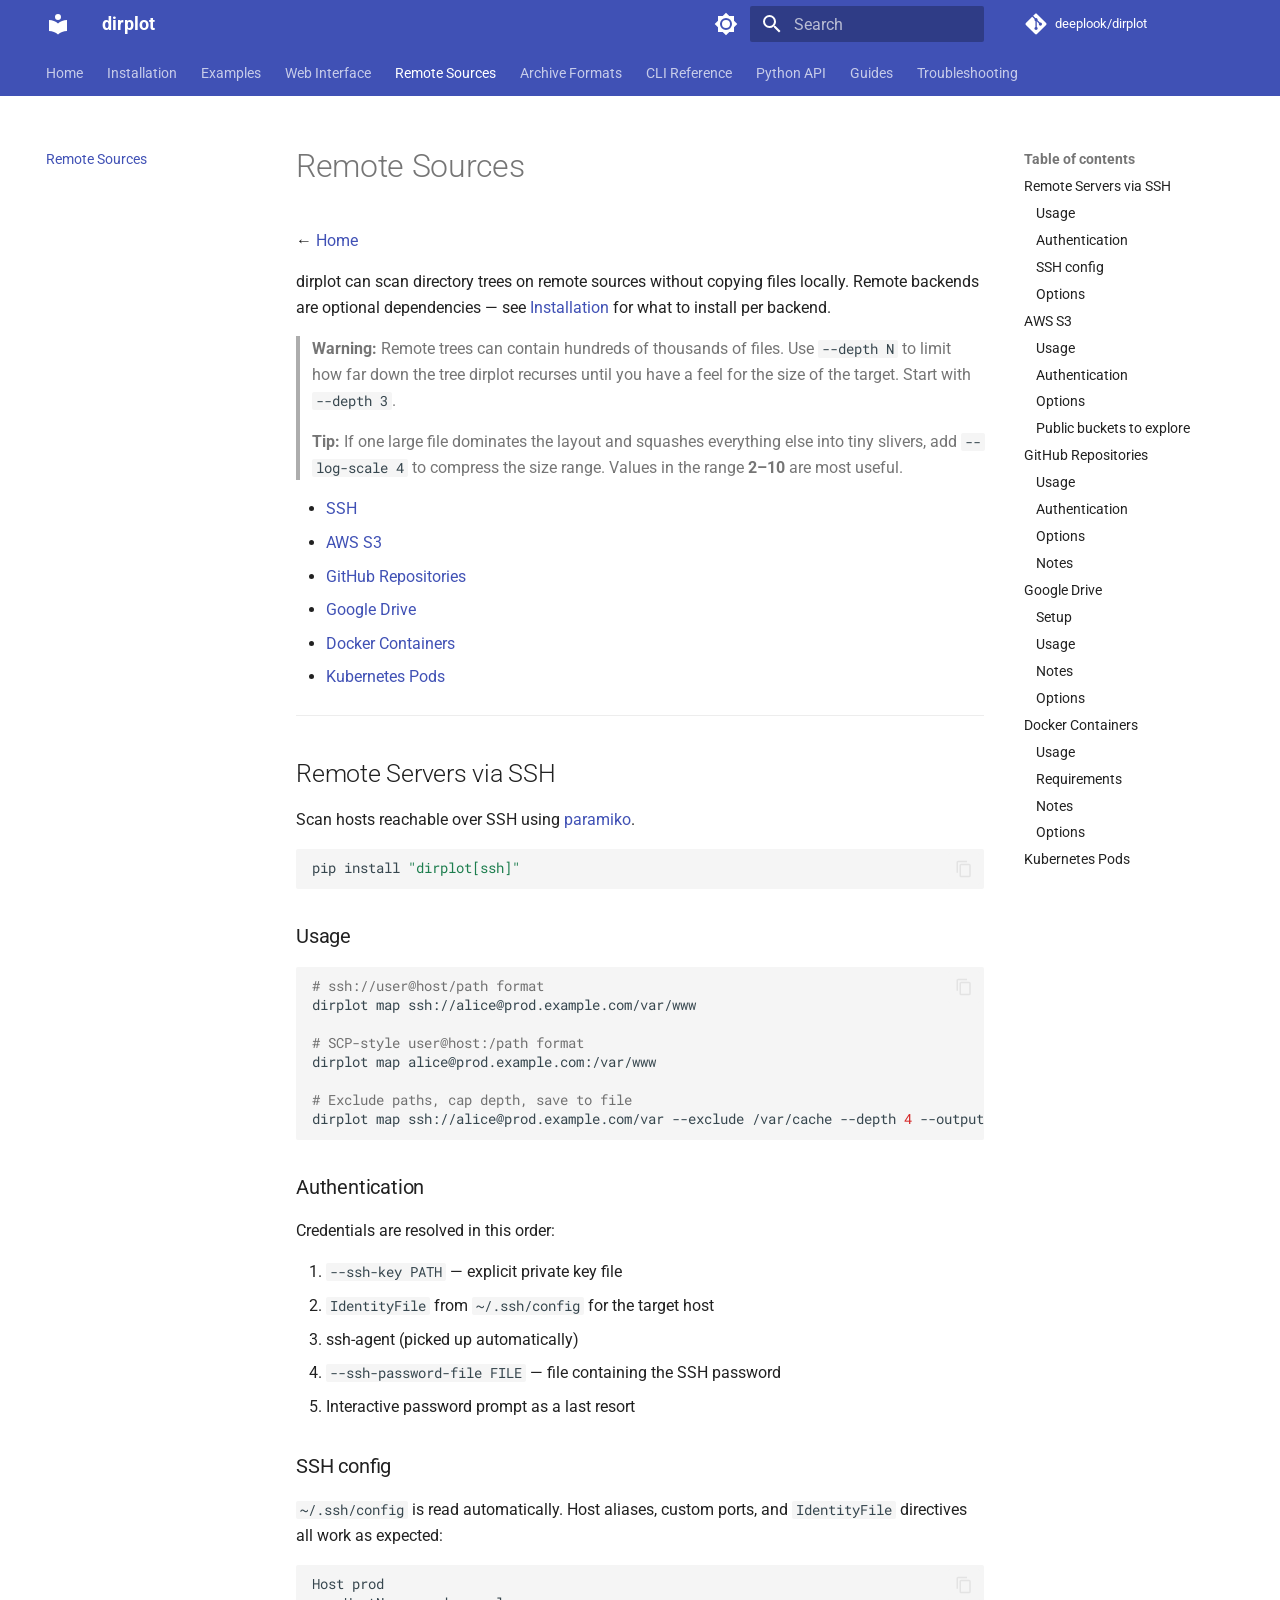
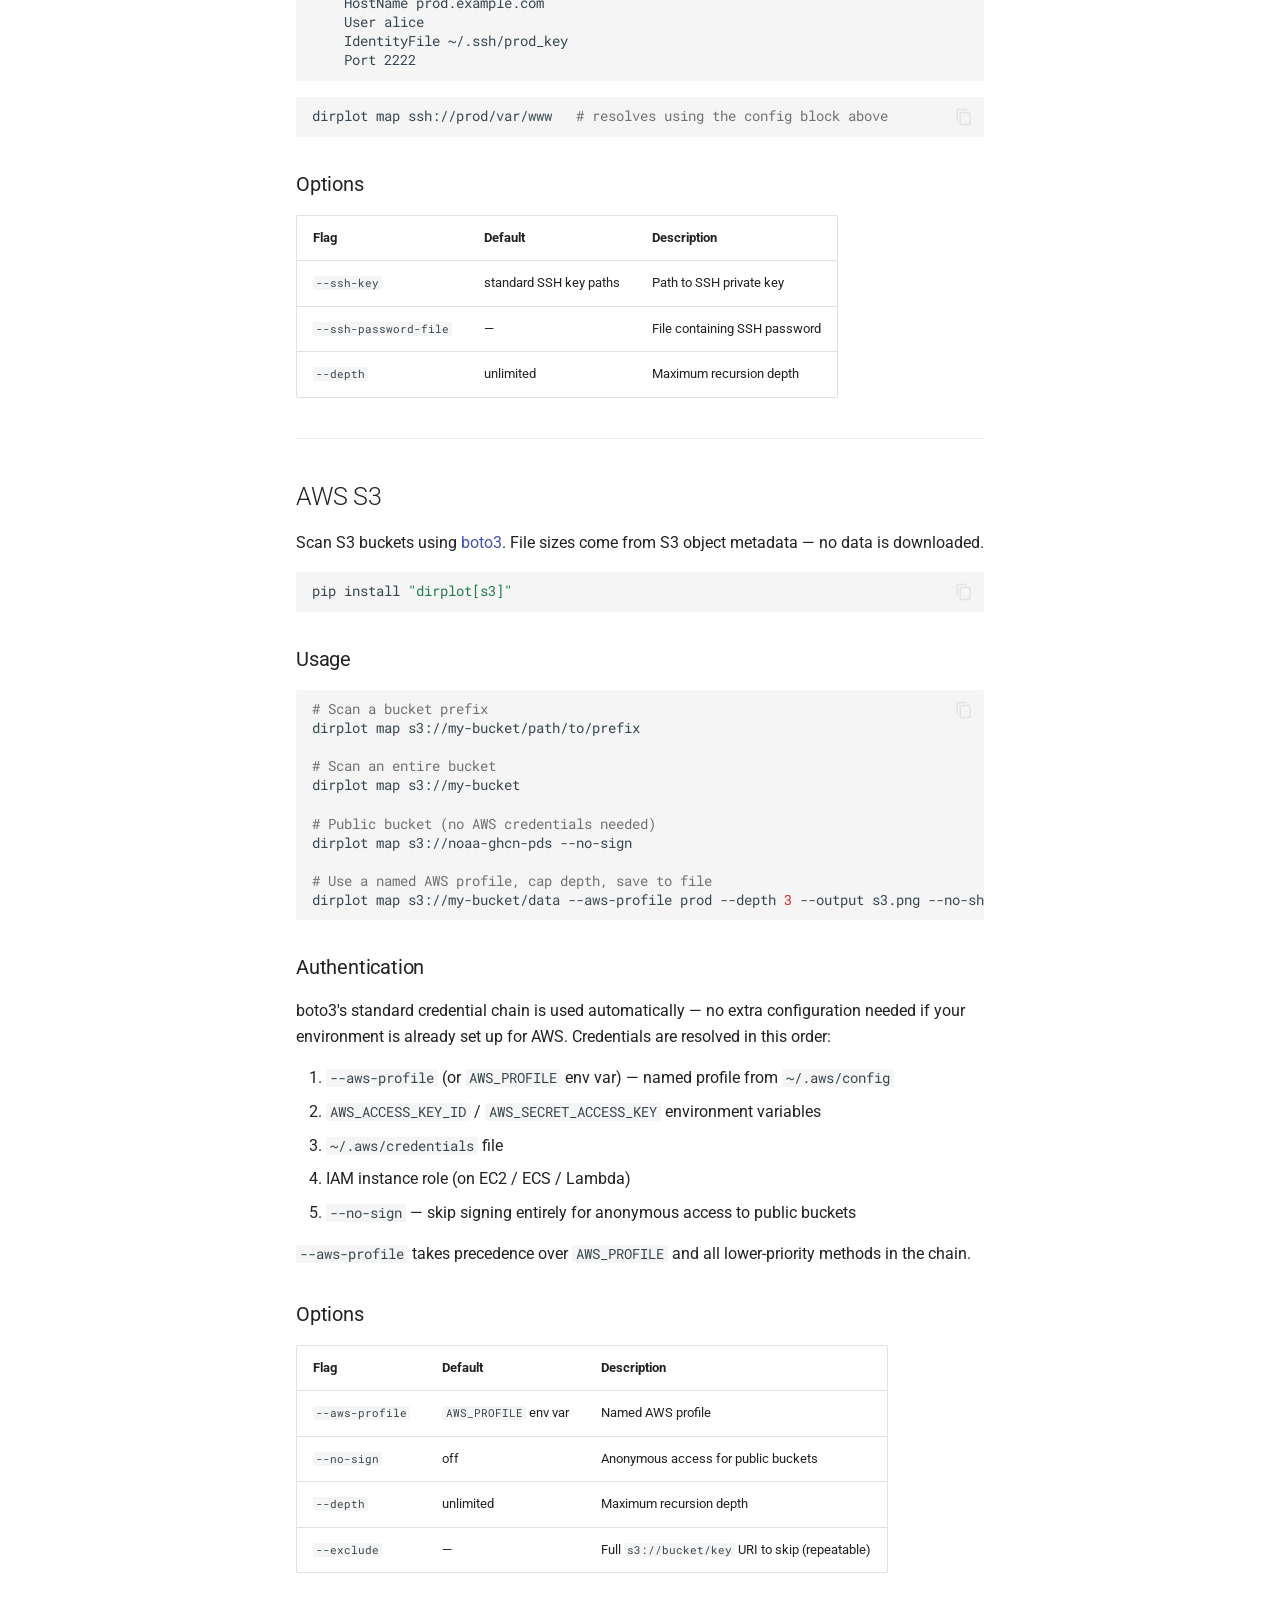
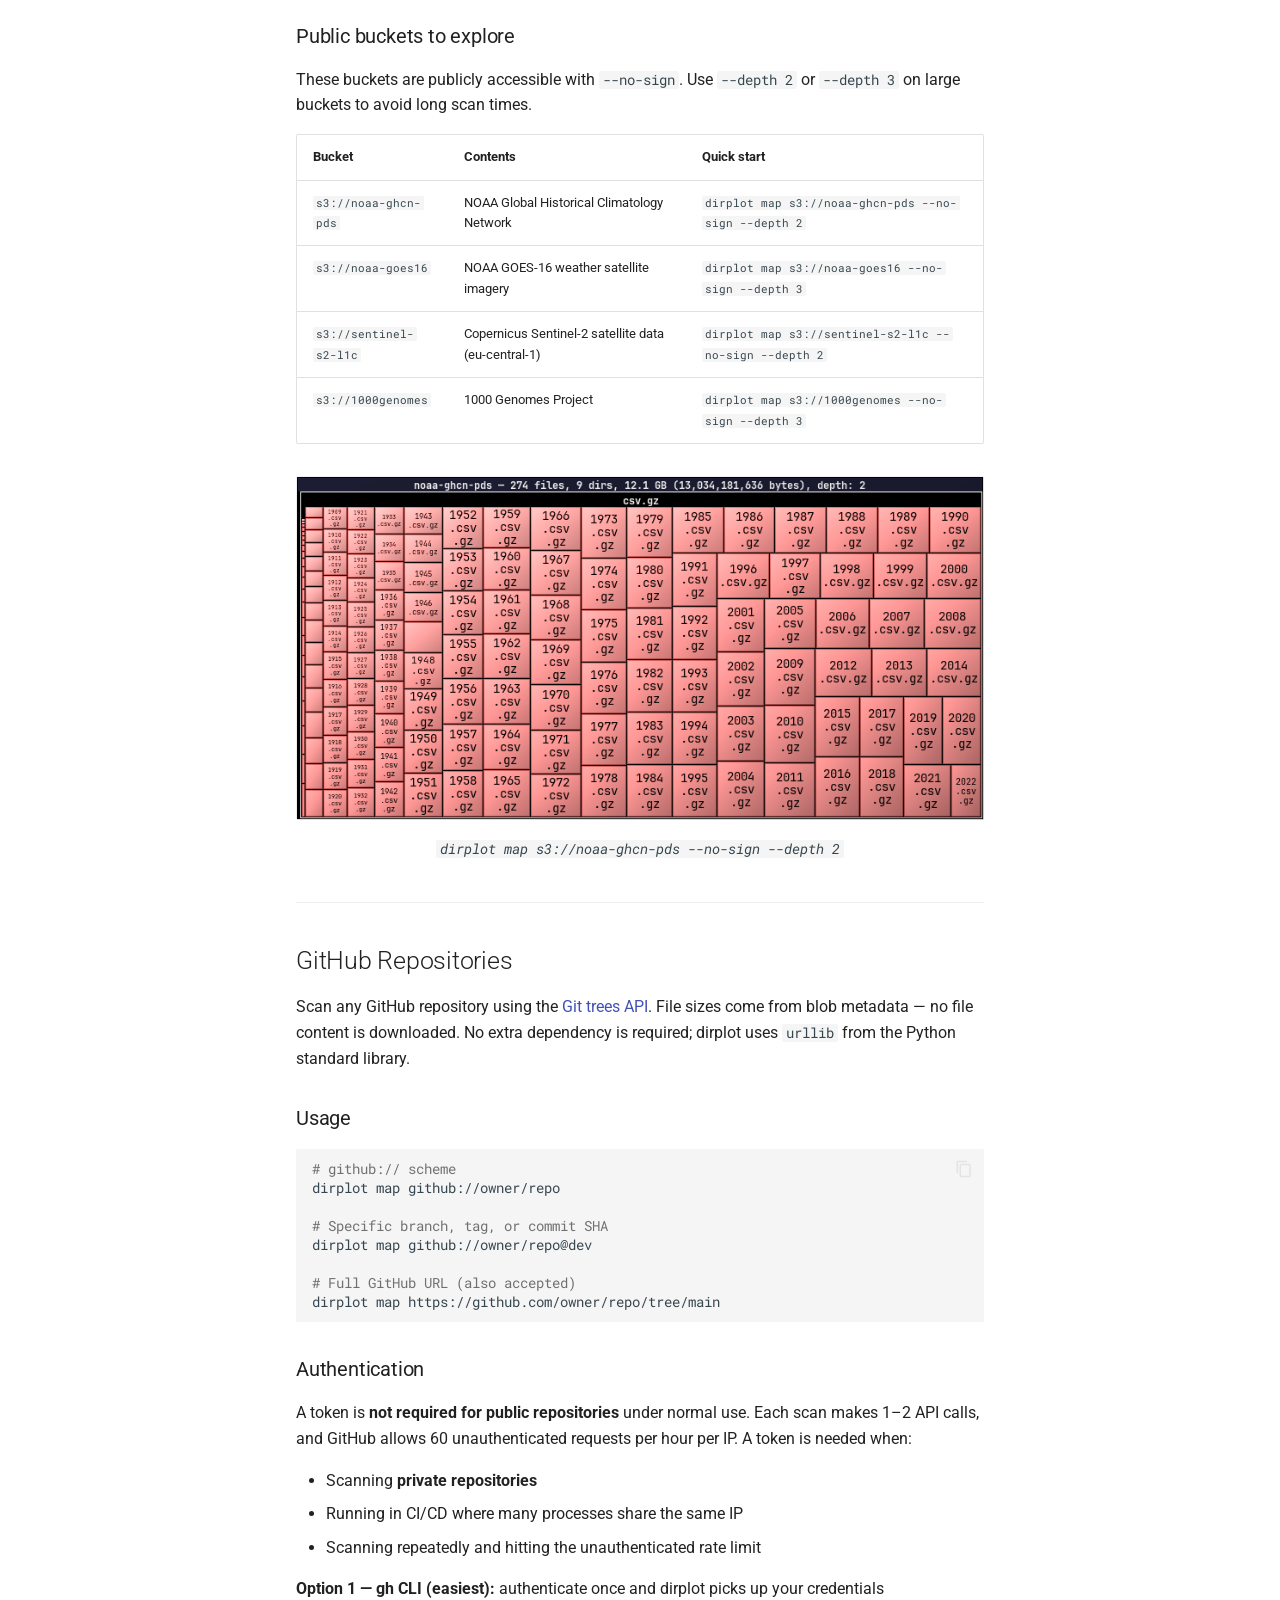
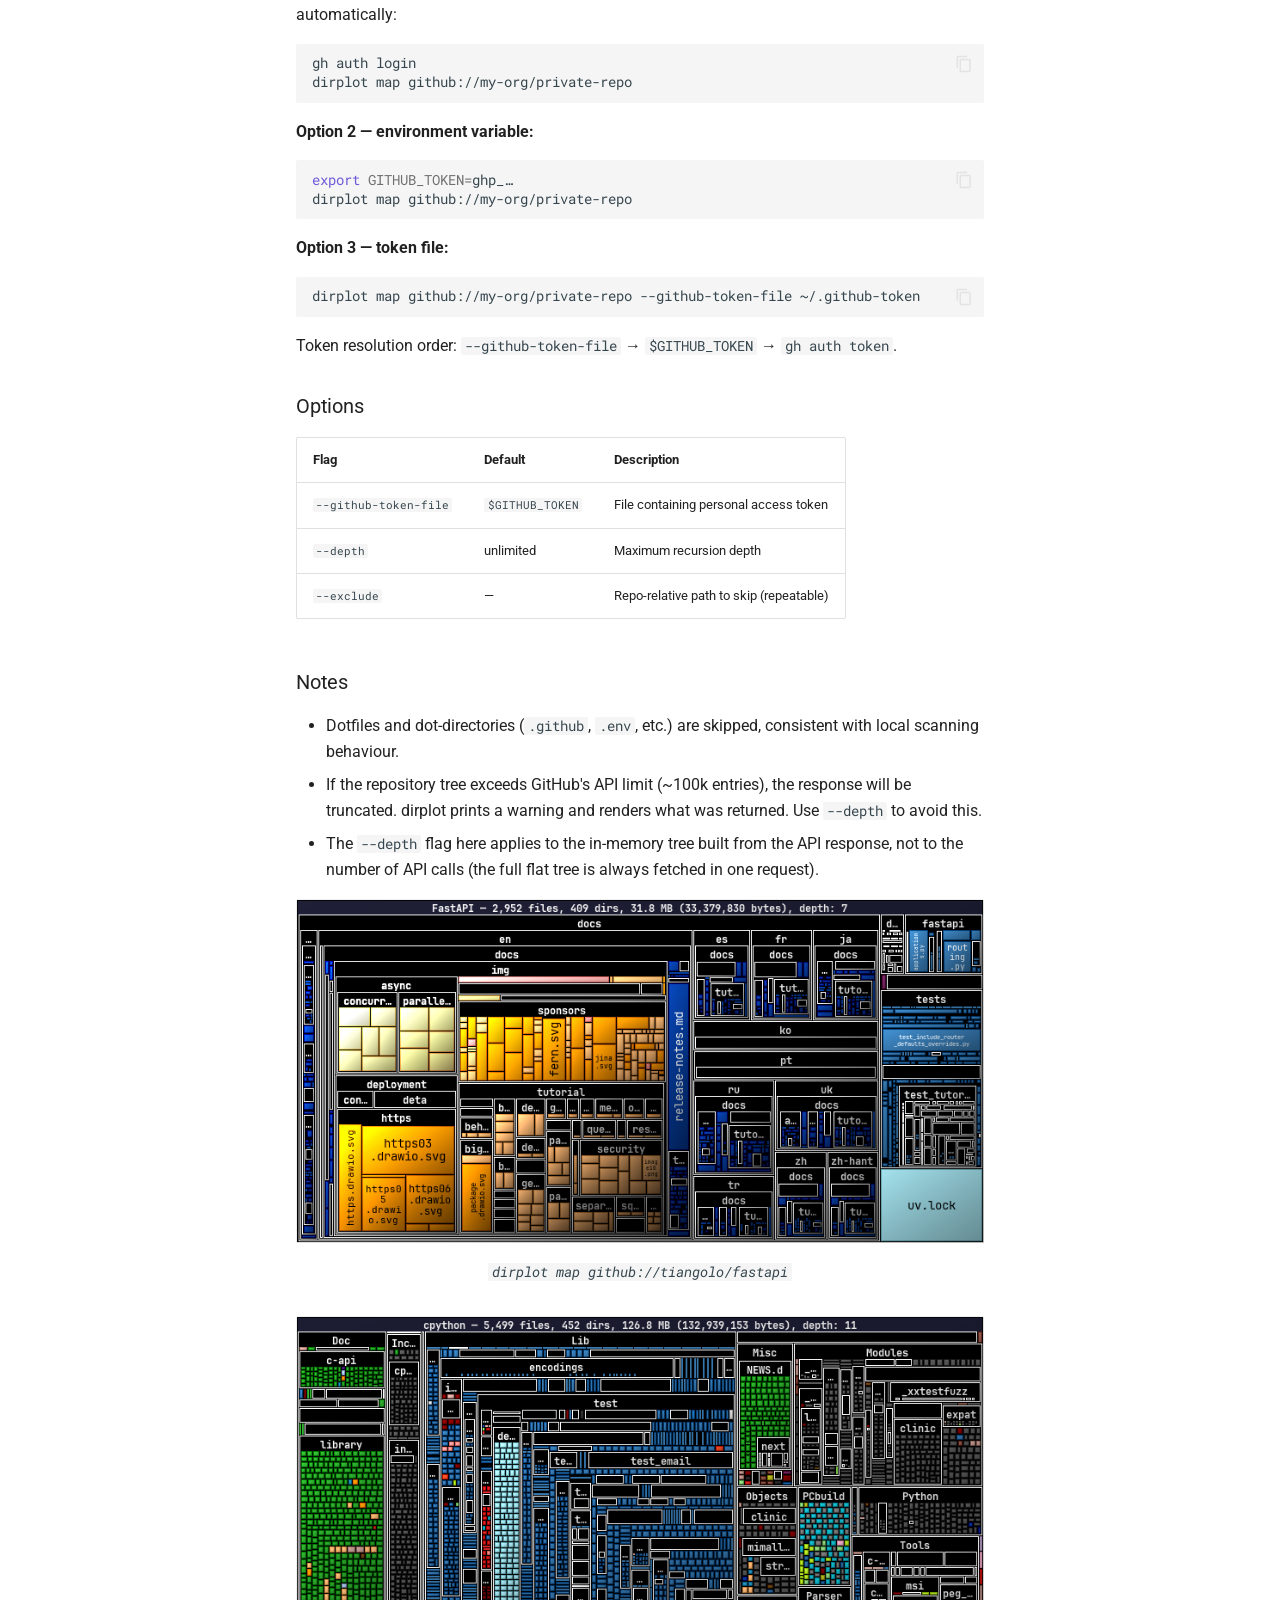
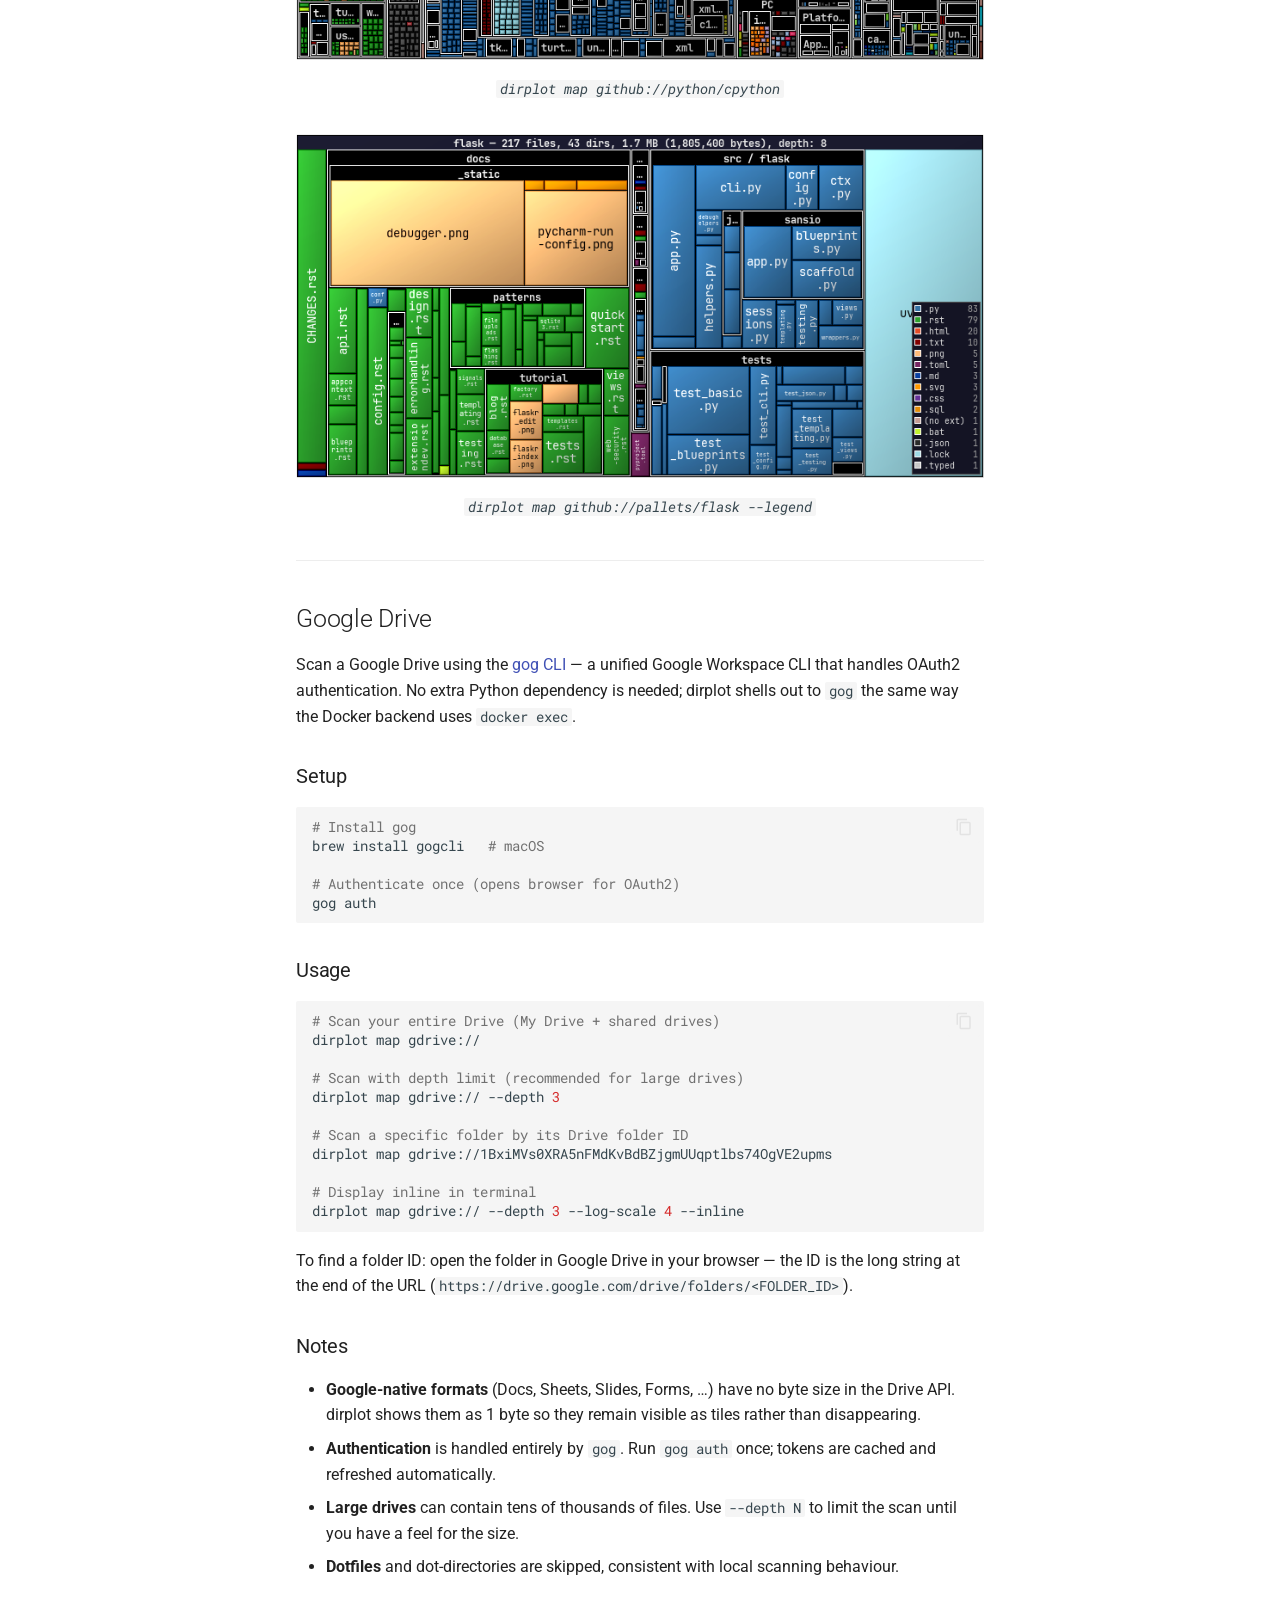
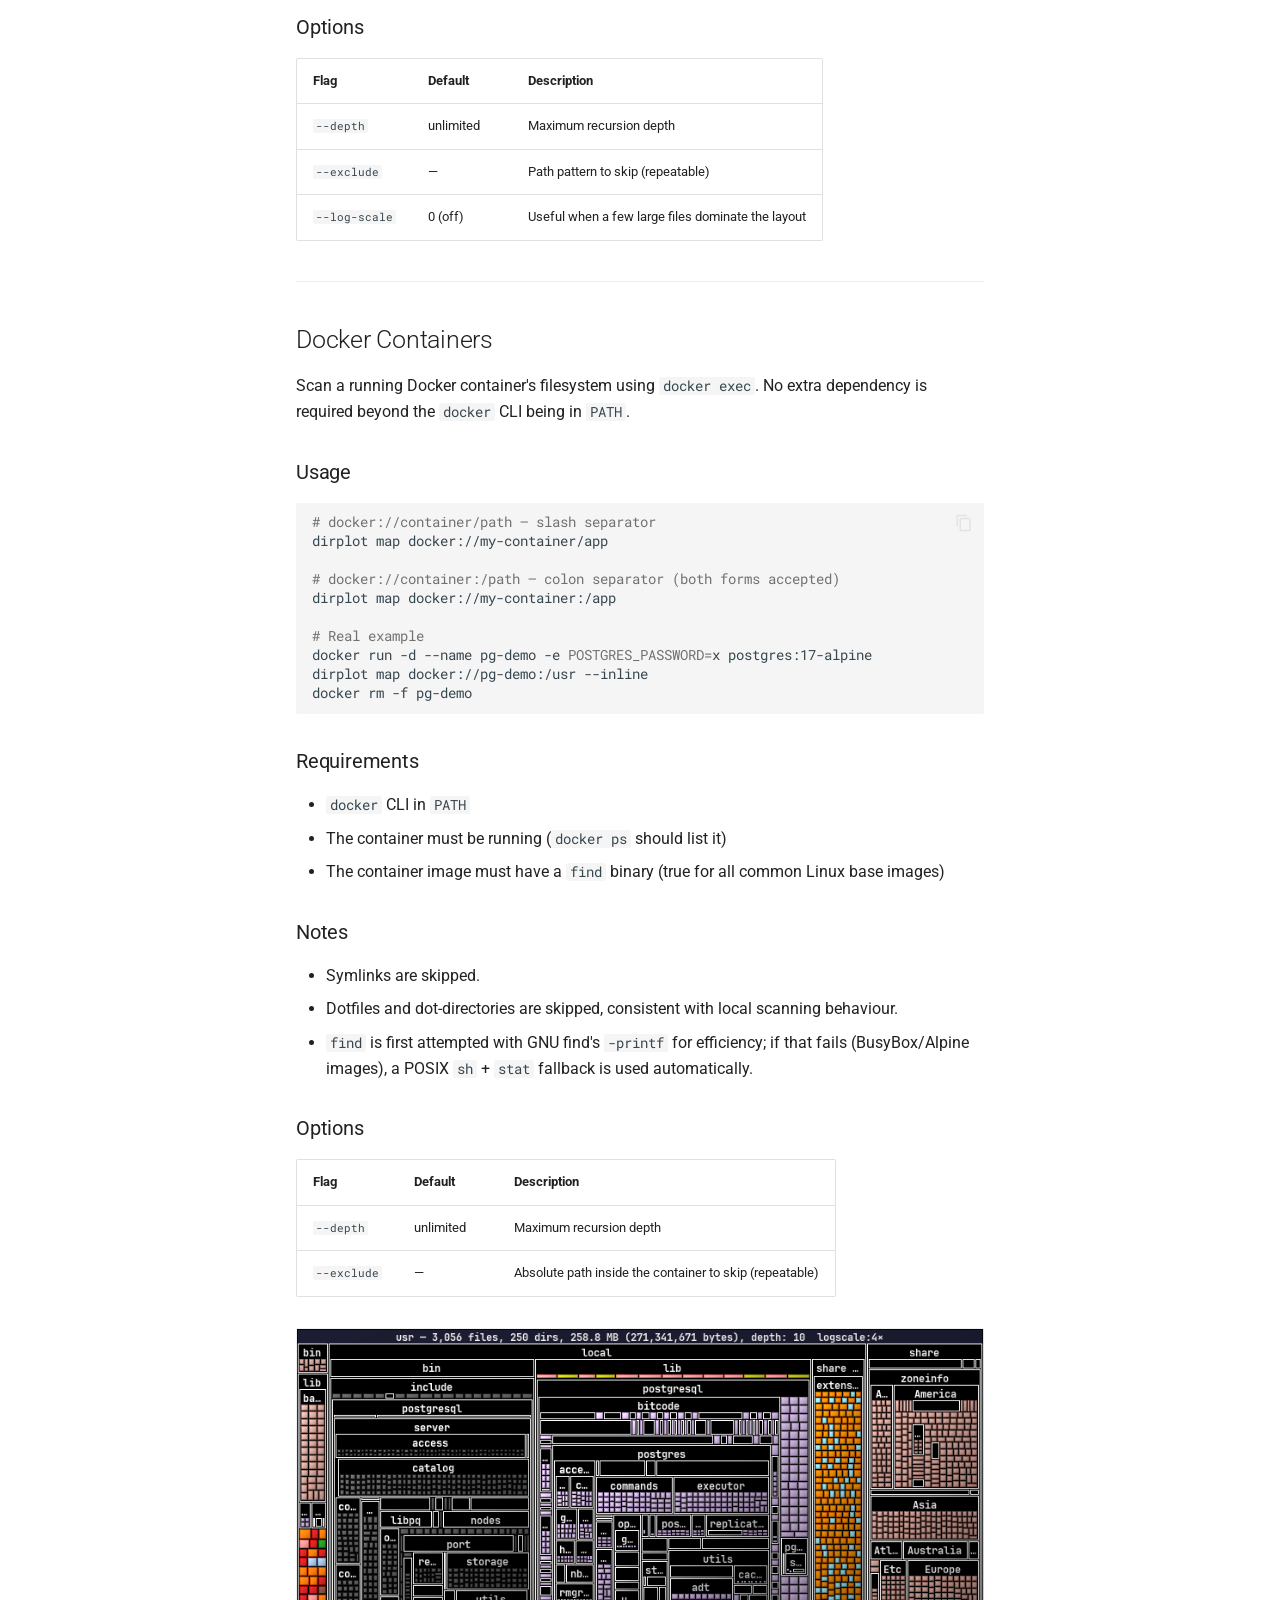
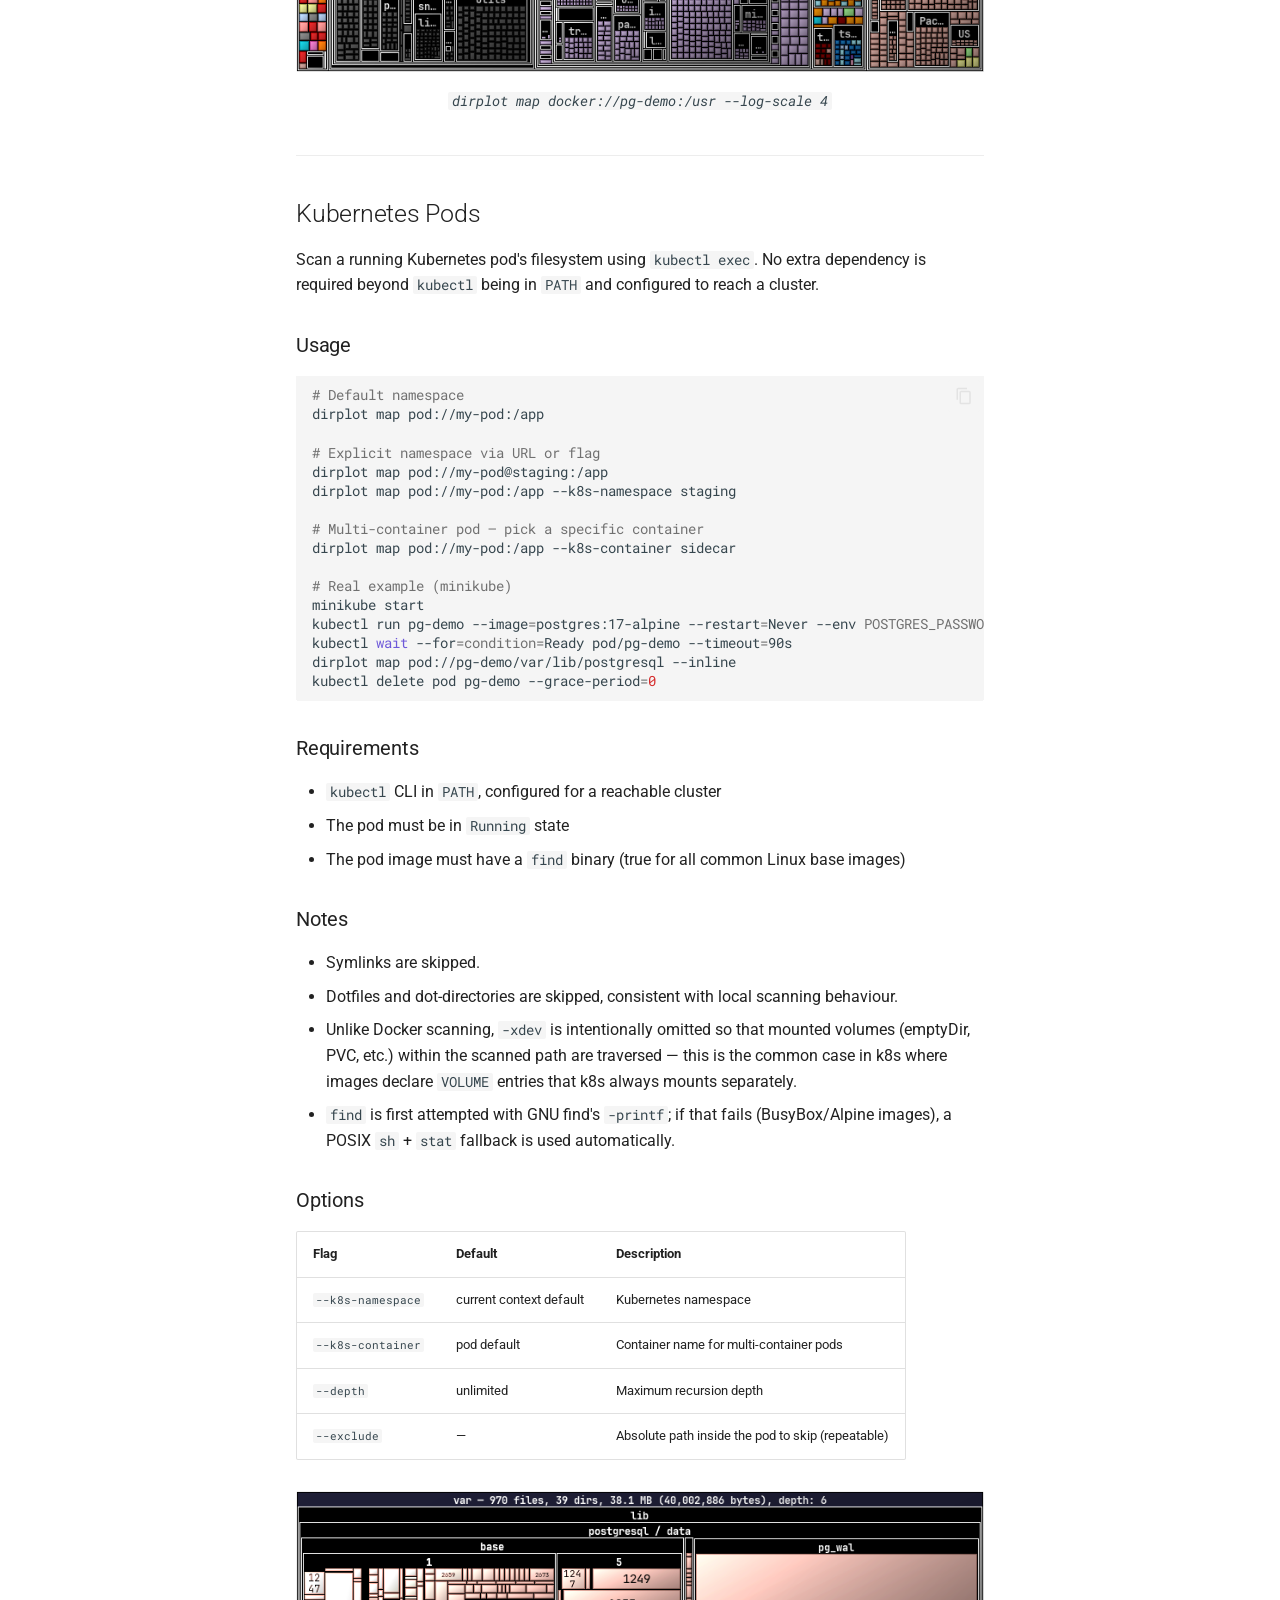
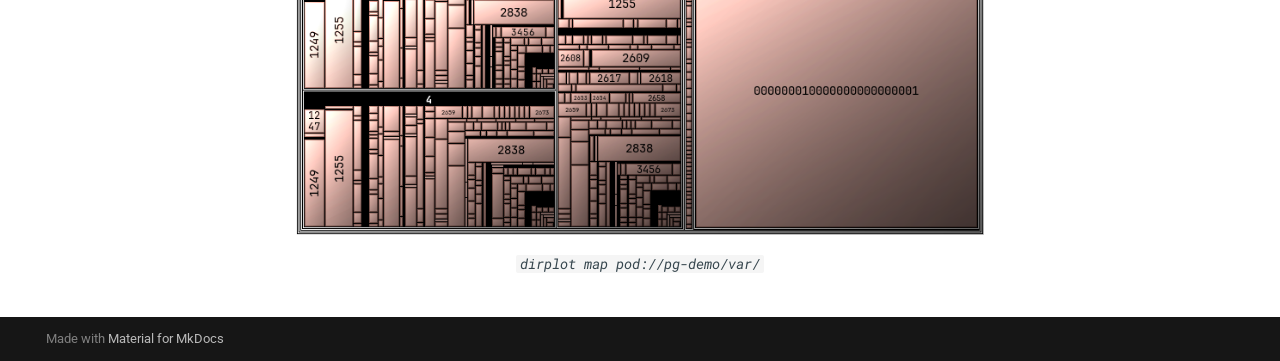
<file: remote-sources/index.html>
<!doctype html>
<html lang="en" class="no-js">
  <head>
    
      <meta charset="utf-8">
      <meta name="viewport" content="width=device-width,initial-scale=1">
      
        <meta name="description" content="Nested treemap visualizations for directory trees and archives">
      
      
      
        <link rel="canonical" href="https://deeplook.github.io/dirplot/remote-sources/">
      
      
        <link rel="prev" href="../serve/">
      
      
        <link rel="next" href="../archives/">
      
      
        
      
      
      <link rel="icon" href="../assets/images/favicon.png">
      <meta name="generator" content="mkdocs-1.6.1, mkdocs-material-9.7.7">
    
    
      
        <title>Remote Sources - dirplot</title>
      
    
    
      <link rel="stylesheet" href="../assets/stylesheets/main.ec1eaa64.min.css">
      
        
        <link rel="stylesheet" href="../assets/stylesheets/palette.ab4e12ef.min.css">
      
      


    
    
      
    
    
      
        
        
        <link rel="preconnect" href="https://fonts.gstatic.com" crossorigin>
        <link rel="stylesheet" href="https://fonts.googleapis.com/css?family=Roboto:300,300i,400,400i,700,700i%7CRoboto+Mono:400,400i,700,700i&display=fallback">
        <style>:root{--md-text-font:"Roboto";--md-code-font:"Roboto Mono"}</style>
      
    
    
    <script>__md_scope=new URL("..",location),__md_hash=e=>[...e].reduce(((e,_)=>(e<<5)-e+_.charCodeAt(0)),0),__md_get=(e,_=localStorage,t=__md_scope)=>JSON.parse(_.getItem(t.pathname+"."+e)),__md_set=(e,_,t=localStorage,a=__md_scope)=>{try{t.setItem(a.pathname+"."+e,JSON.stringify(_))}catch(e){}}</script>
    
      

    
    
  </head>
  
  
    
    
      
    
    
    
    
    <body dir="ltr" data-md-color-scheme="default" data-md-color-primary="indigo" data-md-color-accent="indigo">
  
    
    <input class="md-toggle" data-md-toggle="drawer" type="checkbox" id="__drawer" autocomplete="off">
    <input class="md-toggle" data-md-toggle="search" type="checkbox" id="__search" autocomplete="off">
    <label class="md-overlay" for="__drawer"></label>
    <div data-md-component="skip">
      
        
        <a href="#remote-sources" class="md-skip">
          Skip to content
        </a>
      
    </div>
    <div data-md-component="announce">
      
    </div>
    
    
      

<header class="md-header" data-md-component="header">
  <nav class="md-header__inner md-grid" aria-label="Header">
    <a href=".." title="dirplot" class="md-header__button md-logo" aria-label="dirplot" data-md-component="logo">
      
  
  <svg xmlns="http://www.w3.org/2000/svg" viewBox="0 0 24 24"><path d="M12 8a3 3 0 0 0 3-3 3 3 0 0 0-3-3 3 3 0 0 0-3 3 3 3 0 0 0 3 3m0 3.54C9.64 9.35 6.5 8 3 8v11c3.5 0 6.64 1.35 9 3.54 2.36-2.19 5.5-3.54 9-3.54V8c-3.5 0-6.64 1.35-9 3.54"/></svg>

    </a>
    <label class="md-header__button md-icon" for="__drawer">
      
      <svg xmlns="http://www.w3.org/2000/svg" viewBox="0 0 24 24"><path d="M3 6h18v2H3zm0 5h18v2H3zm0 5h18v2H3z"/></svg>
    </label>
    <div class="md-header__title" data-md-component="header-title">
      <div class="md-header__ellipsis">
        <div class="md-header__topic">
          <span class="md-ellipsis">
            dirplot
          </span>
        </div>
        <div class="md-header__topic" data-md-component="header-topic">
          <span class="md-ellipsis">
            
              Remote Sources
            
          </span>
        </div>
      </div>
    </div>
    
      
        <form class="md-header__option" data-md-component="palette">
  
    
    
    
    <input class="md-option" data-md-color-media="" data-md-color-scheme="default" data-md-color-primary="indigo" data-md-color-accent="indigo"  aria-label="Switch to dark mode"  type="radio" name="__palette" id="__palette_0">
    
      <label class="md-header__button md-icon" title="Switch to dark mode" for="__palette_1" hidden>
        <svg xmlns="http://www.w3.org/2000/svg" viewBox="0 0 24 24"><path d="M12 8a4 4 0 0 0-4 4 4 4 0 0 0 4 4 4 4 0 0 0 4-4 4 4 0 0 0-4-4m0 10a6 6 0 0 1-6-6 6 6 0 0 1 6-6 6 6 0 0 1 6 6 6 6 0 0 1-6 6m8-9.31V4h-4.69L12 .69 8.69 4H4v4.69L.69 12 4 15.31V20h4.69L12 23.31 15.31 20H20v-4.69L23.31 12z"/></svg>
      </label>
    
  
    
    
    
    <input class="md-option" data-md-color-media="" data-md-color-scheme="slate" data-md-color-primary="indigo" data-md-color-accent="indigo"  aria-label="Switch to light mode"  type="radio" name="__palette" id="__palette_1">
    
      <label class="md-header__button md-icon" title="Switch to light mode" for="__palette_0" hidden>
        <svg xmlns="http://www.w3.org/2000/svg" viewBox="0 0 24 24"><path d="M12 18c-.89 0-1.74-.2-2.5-.55C11.56 16.5 13 14.42 13 12s-1.44-4.5-3.5-5.45C10.26 6.2 11.11 6 12 6a6 6 0 0 1 6 6 6 6 0 0 1-6 6m8-9.31V4h-4.69L12 .69 8.69 4H4v4.69L.69 12 4 15.31V20h4.69L12 23.31 15.31 20H20v-4.69L23.31 12z"/></svg>
      </label>
    
  
</form>
      
    
    
      <script>var palette=__md_get("__palette");if(palette&&palette.color){if("(prefers-color-scheme)"===palette.color.media){var media=matchMedia("(prefers-color-scheme: light)"),input=document.querySelector(media.matches?"[data-md-color-media='(prefers-color-scheme: light)']":"[data-md-color-media='(prefers-color-scheme: dark)']");palette.color.media=input.getAttribute("data-md-color-media"),palette.color.scheme=input.getAttribute("data-md-color-scheme"),palette.color.primary=input.getAttribute("data-md-color-primary"),palette.color.accent=input.getAttribute("data-md-color-accent")}for(var[key,value]of Object.entries(palette.color))document.body.setAttribute("data-md-color-"+key,value)}</script>
    
    
    
      
      
        <label class="md-header__button md-icon" for="__search">
          
          <svg xmlns="http://www.w3.org/2000/svg" viewBox="0 0 24 24"><path d="M9.5 3A6.5 6.5 0 0 1 16 9.5c0 1.61-.59 3.09-1.56 4.23l.27.27h.79l5 5-1.5 1.5-5-5v-.79l-.27-.27A6.52 6.52 0 0 1 9.5 16 6.5 6.5 0 0 1 3 9.5 6.5 6.5 0 0 1 9.5 3m0 2C7 5 5 7 5 9.5S7 14 9.5 14 14 12 14 9.5 12 5 9.5 5"/></svg>
        </label>
        <div class="md-search" data-md-component="search" role="dialog">
  <label class="md-search__overlay" for="__search"></label>
  <div class="md-search__inner" role="search">
    <form class="md-search__form" name="search">
      <input type="text" class="md-search__input" name="query" aria-label="Search" placeholder="Search" autocapitalize="off" autocorrect="off" autocomplete="off" spellcheck="false" data-md-component="search-query" required>
      <label class="md-search__icon md-icon" for="__search">
        
        <svg xmlns="http://www.w3.org/2000/svg" viewBox="0 0 24 24"><path d="M9.5 3A6.5 6.5 0 0 1 16 9.5c0 1.61-.59 3.09-1.56 4.23l.27.27h.79l5 5-1.5 1.5-5-5v-.79l-.27-.27A6.52 6.52 0 0 1 9.5 16 6.5 6.5 0 0 1 3 9.5 6.5 6.5 0 0 1 9.5 3m0 2C7 5 5 7 5 9.5S7 14 9.5 14 14 12 14 9.5 12 5 9.5 5"/></svg>
        
        <svg xmlns="http://www.w3.org/2000/svg" viewBox="0 0 24 24"><path d="M20 11v2H8l5.5 5.5-1.42 1.42L4.16 12l7.92-7.92L13.5 5.5 8 11z"/></svg>
      </label>
      <nav class="md-search__options" aria-label="Search">
        
        <button type="reset" class="md-search__icon md-icon" title="Clear" aria-label="Clear" tabindex="-1">
          
          <svg xmlns="http://www.w3.org/2000/svg" viewBox="0 0 24 24"><path d="M19 6.41 17.59 5 12 10.59 6.41 5 5 6.41 10.59 12 5 17.59 6.41 19 12 13.41 17.59 19 19 17.59 13.41 12z"/></svg>
        </button>
      </nav>
      
        <div class="md-search__suggest" data-md-component="search-suggest"></div>
      
    </form>
    <div class="md-search__output">
      <div class="md-search__scrollwrap" tabindex="0" data-md-scrollfix>
        <div class="md-search-result" data-md-component="search-result">
          <div class="md-search-result__meta">
            Initializing search
          </div>
          <ol class="md-search-result__list" role="presentation"></ol>
        </div>
      </div>
    </div>
  </div>
</div>
      
    
    
      <div class="md-header__source">
        <a href="https://github.com/deeplook/dirplot" title="Go to repository" class="md-source" data-md-component="source">
  <div class="md-source__icon md-icon">
    
    <svg xmlns="http://www.w3.org/2000/svg" viewBox="0 0 448 512"><!--! Font Awesome Free 7.1.0 by @fontawesome - https://fontawesome.com License - https://fontawesome.com/license/free (Icons: CC BY 4.0, Fonts: SIL OFL 1.1, Code: MIT License) Copyright 2025 Fonticons, Inc.--><path d="M439.6 236.1 244 40.5c-5.4-5.5-12.8-8.5-20.4-8.5s-15 3-20.4 8.4L162.5 81l51.5 51.5c27.1-9.1 52.7 16.8 43.4 43.7l49.7 49.7c34.2-11.8 61.2 31 35.5 56.7-26.5 26.5-70.2-2.9-56-37.3L240.3 199v121.9c25.3 12.5 22.3 41.8 9.1 55-6.4 6.4-15.2 10.1-24.3 10.1s-17.8-3.6-24.3-10.1c-17.6-17.6-11.1-46.9 11.2-56v-123c-20.8-8.5-24.6-30.7-18.6-45L142.6 101 8.5 235.1C3 240.6 0 247.9 0 255.5s3 15 8.5 20.4l195.6 195.7c5.4 5.4 12.7 8.4 20.4 8.4s15-3 20.4-8.4l194.7-194.7c5.4-5.4 8.4-12.8 8.4-20.4s-3-15-8.4-20.4"/></svg>
  </div>
  <div class="md-source__repository">
    deeplook/dirplot
  </div>
</a>
      </div>
    
  </nav>
  
</header>
    
    <div class="md-container" data-md-component="container">
      
      
        
          
            
<nav class="md-tabs" aria-label="Tabs" data-md-component="tabs">
  <div class="md-grid">
    <ul class="md-tabs__list">
      
        
  
  
  
  
    <li class="md-tabs__item">
      <a href=".." class="md-tabs__link">
        
  
  
    
  
  Home

      </a>
    </li>
  

      
        
  
  
  
  
    <li class="md-tabs__item">
      <a href="../installation/" class="md-tabs__link">
        
  
  
    
  
  Installation

      </a>
    </li>
  

      
        
  
  
  
  
    <li class="md-tabs__item">
      <a href="../examples/" class="md-tabs__link">
        
  
  
    
  
  Examples

      </a>
    </li>
  

      
        
  
  
  
  
    <li class="md-tabs__item">
      <a href="../serve/" class="md-tabs__link">
        
  
  
    
  
  Web Interface

      </a>
    </li>
  

      
        
  
  
  
    
  
  
    <li class="md-tabs__item md-tabs__item--active">
      <a href="./" class="md-tabs__link">
        
  
  
    
  
  Remote Sources

      </a>
    </li>
  

      
        
  
  
  
  
    <li class="md-tabs__item">
      <a href="../archives/" class="md-tabs__link">
        
  
  
    
  
  Archive Formats

      </a>
    </li>
  

      
        
  
  
  
  
    <li class="md-tabs__item">
      <a href="../cli/" class="md-tabs__link">
        
  
  
    
  
  CLI Reference

      </a>
    </li>
  

      
        
  
  
  
  
    <li class="md-tabs__item">
      <a href="../api/" class="md-tabs__link">
        
  
  
    
  
  Python API

      </a>
    </li>
  

      
        
  
  
  
  
    <li class="md-tabs__item">
      <a href="../guides/" class="md-tabs__link">
        
  
  
    
  
  Guides

      </a>
    </li>
  

      
        
  
  
  
  
    <li class="md-tabs__item">
      <a href="../troubleshooting/" class="md-tabs__link">
        
  
  
    
  
  Troubleshooting

      </a>
    </li>
  

      
    </ul>
  </div>
</nav>
          
        
      
      <main class="md-main" data-md-component="main">
        <div class="md-main__inner md-grid">
          
            
              
              <div class="md-sidebar md-sidebar--primary" data-md-component="sidebar" data-md-type="navigation" >
                <div class="md-sidebar__scrollwrap">
                  <div class="md-sidebar__inner">
                    


  


<nav class="md-nav md-nav--primary md-nav--lifted" aria-label="Navigation" data-md-level="0">
  <label class="md-nav__title" for="__drawer">
    <a href=".." title="dirplot" class="md-nav__button md-logo" aria-label="dirplot" data-md-component="logo">
      
  
  <svg xmlns="http://www.w3.org/2000/svg" viewBox="0 0 24 24"><path d="M12 8a3 3 0 0 0 3-3 3 3 0 0 0-3-3 3 3 0 0 0-3 3 3 3 0 0 0 3 3m0 3.54C9.64 9.35 6.5 8 3 8v11c3.5 0 6.64 1.35 9 3.54 2.36-2.19 5.5-3.54 9-3.54V8c-3.5 0-6.64 1.35-9 3.54"/></svg>

    </a>
    dirplot
  </label>
  
    <div class="md-nav__source">
      <a href="https://github.com/deeplook/dirplot" title="Go to repository" class="md-source" data-md-component="source">
  <div class="md-source__icon md-icon">
    
    <svg xmlns="http://www.w3.org/2000/svg" viewBox="0 0 448 512"><!--! Font Awesome Free 7.1.0 by @fontawesome - https://fontawesome.com License - https://fontawesome.com/license/free (Icons: CC BY 4.0, Fonts: SIL OFL 1.1, Code: MIT License) Copyright 2025 Fonticons, Inc.--><path d="M439.6 236.1 244 40.5c-5.4-5.5-12.8-8.5-20.4-8.5s-15 3-20.4 8.4L162.5 81l51.5 51.5c27.1-9.1 52.7 16.8 43.4 43.7l49.7 49.7c34.2-11.8 61.2 31 35.5 56.7-26.5 26.5-70.2-2.9-56-37.3L240.3 199v121.9c25.3 12.5 22.3 41.8 9.1 55-6.4 6.4-15.2 10.1-24.3 10.1s-17.8-3.6-24.3-10.1c-17.6-17.6-11.1-46.9 11.2-56v-123c-20.8-8.5-24.6-30.7-18.6-45L142.6 101 8.5 235.1C3 240.6 0 247.9 0 255.5s3 15 8.5 20.4l195.6 195.7c5.4 5.4 12.7 8.4 20.4 8.4s15-3 20.4-8.4l194.7-194.7c5.4-5.4 8.4-12.8 8.4-20.4s-3-15-8.4-20.4"/></svg>
  </div>
  <div class="md-source__repository">
    deeplook/dirplot
  </div>
</a>
    </div>
  
  <ul class="md-nav__list" data-md-scrollfix>
    
      
      
  
  
  
  
    <li class="md-nav__item">
      <a href=".." class="md-nav__link">
        
  
  
  <span class="md-ellipsis">
    
  
    Home
  

    
  </span>
  
  

      </a>
    </li>
  

    
      
      
  
  
  
  
    <li class="md-nav__item">
      <a href="../installation/" class="md-nav__link">
        
  
  
  <span class="md-ellipsis">
    
  
    Installation
  

    
  </span>
  
  

      </a>
    </li>
  

    
      
      
  
  
  
  
    <li class="md-nav__item">
      <a href="../examples/" class="md-nav__link">
        
  
  
  <span class="md-ellipsis">
    
  
    Examples
  

    
  </span>
  
  

      </a>
    </li>
  

    
      
      
  
  
  
  
    <li class="md-nav__item">
      <a href="../serve/" class="md-nav__link">
        
  
  
  <span class="md-ellipsis">
    
  
    Web Interface
  

    
  </span>
  
  

      </a>
    </li>
  

    
      
      
  
  
    
  
  
  
    <li class="md-nav__item md-nav__item--active">
      
      <input class="md-nav__toggle md-toggle" type="checkbox" id="__toc">
      
      
        
      
      
        <label class="md-nav__link md-nav__link--active" for="__toc">
          
  
  
  <span class="md-ellipsis">
    
  
    Remote Sources
  

    
  </span>
  
  

          <span class="md-nav__icon md-icon"></span>
        </label>
      
      <a href="./" class="md-nav__link md-nav__link--active">
        
  
  
  <span class="md-ellipsis">
    
  
    Remote Sources
  

    
  </span>
  
  

      </a>
      
        

<nav class="md-nav md-nav--secondary" aria-label="Table of contents">
  
  
  
    
  
  
    <label class="md-nav__title" for="__toc">
      <span class="md-nav__icon md-icon"></span>
      Table of contents
    </label>
    <ul class="md-nav__list" data-md-component="toc" data-md-scrollfix>
      
        <li class="md-nav__item">
  <a href="#remote-servers-via-ssh" class="md-nav__link">
    <span class="md-ellipsis">
      
        Remote Servers via SSH
      
    </span>
  </a>
  
    <nav class="md-nav" aria-label="Remote Servers via SSH">
      <ul class="md-nav__list">
        
          <li class="md-nav__item">
  <a href="#usage" class="md-nav__link">
    <span class="md-ellipsis">
      
        Usage
      
    </span>
  </a>
  
</li>
        
          <li class="md-nav__item">
  <a href="#authentication" class="md-nav__link">
    <span class="md-ellipsis">
      
        Authentication
      
    </span>
  </a>
  
</li>
        
          <li class="md-nav__item">
  <a href="#ssh-config" class="md-nav__link">
    <span class="md-ellipsis">
      
        SSH config
      
    </span>
  </a>
  
</li>
        
          <li class="md-nav__item">
  <a href="#options" class="md-nav__link">
    <span class="md-ellipsis">
      
        Options
      
    </span>
  </a>
  
</li>
        
      </ul>
    </nav>
  
</li>
      
        <li class="md-nav__item">
  <a href="#aws-s3" class="md-nav__link">
    <span class="md-ellipsis">
      
        AWS S3
      
    </span>
  </a>
  
    <nav class="md-nav" aria-label="AWS S3">
      <ul class="md-nav__list">
        
          <li class="md-nav__item">
  <a href="#usage_1" class="md-nav__link">
    <span class="md-ellipsis">
      
        Usage
      
    </span>
  </a>
  
</li>
        
          <li class="md-nav__item">
  <a href="#authentication_1" class="md-nav__link">
    <span class="md-ellipsis">
      
        Authentication
      
    </span>
  </a>
  
</li>
        
          <li class="md-nav__item">
  <a href="#options_1" class="md-nav__link">
    <span class="md-ellipsis">
      
        Options
      
    </span>
  </a>
  
</li>
        
          <li class="md-nav__item">
  <a href="#public-buckets-to-explore" class="md-nav__link">
    <span class="md-ellipsis">
      
        Public buckets to explore
      
    </span>
  </a>
  
</li>
        
      </ul>
    </nav>
  
</li>
      
        <li class="md-nav__item">
  <a href="#github-repositories" class="md-nav__link">
    <span class="md-ellipsis">
      
        GitHub Repositories
      
    </span>
  </a>
  
    <nav class="md-nav" aria-label="GitHub Repositories">
      <ul class="md-nav__list">
        
          <li class="md-nav__item">
  <a href="#usage_2" class="md-nav__link">
    <span class="md-ellipsis">
      
        Usage
      
    </span>
  </a>
  
</li>
        
          <li class="md-nav__item">
  <a href="#authentication_2" class="md-nav__link">
    <span class="md-ellipsis">
      
        Authentication
      
    </span>
  </a>
  
</li>
        
          <li class="md-nav__item">
  <a href="#options_2" class="md-nav__link">
    <span class="md-ellipsis">
      
        Options
      
    </span>
  </a>
  
</li>
        
          <li class="md-nav__item">
  <a href="#notes" class="md-nav__link">
    <span class="md-ellipsis">
      
        Notes
      
    </span>
  </a>
  
</li>
        
      </ul>
    </nav>
  
</li>
      
        <li class="md-nav__item">
  <a href="#google-drive" class="md-nav__link">
    <span class="md-ellipsis">
      
        Google Drive
      
    </span>
  </a>
  
    <nav class="md-nav" aria-label="Google Drive">
      <ul class="md-nav__list">
        
          <li class="md-nav__item">
  <a href="#setup" class="md-nav__link">
    <span class="md-ellipsis">
      
        Setup
      
    </span>
  </a>
  
</li>
        
          <li class="md-nav__item">
  <a href="#usage_3" class="md-nav__link">
    <span class="md-ellipsis">
      
        Usage
      
    </span>
  </a>
  
</li>
        
          <li class="md-nav__item">
  <a href="#notes_1" class="md-nav__link">
    <span class="md-ellipsis">
      
        Notes
      
    </span>
  </a>
  
</li>
        
          <li class="md-nav__item">
  <a href="#options_3" class="md-nav__link">
    <span class="md-ellipsis">
      
        Options
      
    </span>
  </a>
  
</li>
        
      </ul>
    </nav>
  
</li>
      
        <li class="md-nav__item">
  <a href="#docker-containers" class="md-nav__link">
    <span class="md-ellipsis">
      
        Docker Containers
      
    </span>
  </a>
  
    <nav class="md-nav" aria-label="Docker Containers">
      <ul class="md-nav__list">
        
          <li class="md-nav__item">
  <a href="#usage_4" class="md-nav__link">
    <span class="md-ellipsis">
      
        Usage
      
    </span>
  </a>
  
</li>
        
          <li class="md-nav__item">
  <a href="#requirements" class="md-nav__link">
    <span class="md-ellipsis">
      
        Requirements
      
    </span>
  </a>
  
</li>
        
          <li class="md-nav__item">
  <a href="#notes_2" class="md-nav__link">
    <span class="md-ellipsis">
      
        Notes
      
    </span>
  </a>
  
</li>
        
          <li class="md-nav__item">
  <a href="#options_4" class="md-nav__link">
    <span class="md-ellipsis">
      
        Options
      
    </span>
  </a>
  
</li>
        
      </ul>
    </nav>
  
</li>
      
        <li class="md-nav__item">
  <a href="#kubernetes-pods" class="md-nav__link">
    <span class="md-ellipsis">
      
        Kubernetes Pods
      
    </span>
  </a>
  
    <nav class="md-nav" aria-label="Kubernetes Pods">
      <ul class="md-nav__list">
        
          <li class="md-nav__item">
  <a href="#usage_5" class="md-nav__link">
    <span class="md-ellipsis">
      
        Usage
      
    </span>
  </a>
  
</li>
        
          <li class="md-nav__item">
  <a href="#requirements_1" class="md-nav__link">
    <span class="md-ellipsis">
      
        Requirements
      
    </span>
  </a>
  
</li>
        
          <li class="md-nav__item">
  <a href="#notes_3" class="md-nav__link">
    <span class="md-ellipsis">
      
        Notes
      
    </span>
  </a>
  
</li>
        
          <li class="md-nav__item">
  <a href="#options_5" class="md-nav__link">
    <span class="md-ellipsis">
      
        Options
      
    </span>
  </a>
  
</li>
        
      </ul>
    </nav>
  
</li>
      
    </ul>
  
</nav>
      
    </li>
  

    
      
      
  
  
  
  
    <li class="md-nav__item">
      <a href="../archives/" class="md-nav__link">
        
  
  
  <span class="md-ellipsis">
    
  
    Archive Formats
  

    
  </span>
  
  

      </a>
    </li>
  

    
      
      
  
  
  
  
    <li class="md-nav__item">
      <a href="../cli/" class="md-nav__link">
        
  
  
  <span class="md-ellipsis">
    
  
    CLI Reference
  

    
  </span>
  
  

      </a>
    </li>
  

    
      
      
  
  
  
  
    <li class="md-nav__item">
      <a href="../api/" class="md-nav__link">
        
  
  
  <span class="md-ellipsis">
    
  
    Python API
  

    
  </span>
  
  

      </a>
    </li>
  

    
      
      
  
  
  
  
    <li class="md-nav__item">
      <a href="../guides/" class="md-nav__link">
        
  
  
  <span class="md-ellipsis">
    
  
    Guides
  

    
  </span>
  
  

      </a>
    </li>
  

    
      
      
  
  
  
  
    <li class="md-nav__item">
      <a href="../troubleshooting/" class="md-nav__link">
        
  
  
  <span class="md-ellipsis">
    
  
    Troubleshooting
  

    
  </span>
  
  

      </a>
    </li>
  

    
  </ul>
</nav>
                  </div>
                </div>
              </div>
            
            
              
              <div class="md-sidebar md-sidebar--secondary" data-md-component="sidebar" data-md-type="toc" >
                <div class="md-sidebar__scrollwrap">
                  <div class="md-sidebar__inner">
                    

<nav class="md-nav md-nav--secondary" aria-label="Table of contents">
  
  
  
    
  
  
    <label class="md-nav__title" for="__toc">
      <span class="md-nav__icon md-icon"></span>
      Table of contents
    </label>
    <ul class="md-nav__list" data-md-component="toc" data-md-scrollfix>
      
        <li class="md-nav__item">
  <a href="#remote-servers-via-ssh" class="md-nav__link">
    <span class="md-ellipsis">
      
        Remote Servers via SSH
      
    </span>
  </a>
  
    <nav class="md-nav" aria-label="Remote Servers via SSH">
      <ul class="md-nav__list">
        
          <li class="md-nav__item">
  <a href="#usage" class="md-nav__link">
    <span class="md-ellipsis">
      
        Usage
      
    </span>
  </a>
  
</li>
        
          <li class="md-nav__item">
  <a href="#authentication" class="md-nav__link">
    <span class="md-ellipsis">
      
        Authentication
      
    </span>
  </a>
  
</li>
        
          <li class="md-nav__item">
  <a href="#ssh-config" class="md-nav__link">
    <span class="md-ellipsis">
      
        SSH config
      
    </span>
  </a>
  
</li>
        
          <li class="md-nav__item">
  <a href="#options" class="md-nav__link">
    <span class="md-ellipsis">
      
        Options
      
    </span>
  </a>
  
</li>
        
      </ul>
    </nav>
  
</li>
      
        <li class="md-nav__item">
  <a href="#aws-s3" class="md-nav__link">
    <span class="md-ellipsis">
      
        AWS S3
      
    </span>
  </a>
  
    <nav class="md-nav" aria-label="AWS S3">
      <ul class="md-nav__list">
        
          <li class="md-nav__item">
  <a href="#usage_1" class="md-nav__link">
    <span class="md-ellipsis">
      
        Usage
      
    </span>
  </a>
  
</li>
        
          <li class="md-nav__item">
  <a href="#authentication_1" class="md-nav__link">
    <span class="md-ellipsis">
      
        Authentication
      
    </span>
  </a>
  
</li>
        
          <li class="md-nav__item">
  <a href="#options_1" class="md-nav__link">
    <span class="md-ellipsis">
      
        Options
      
    </span>
  </a>
  
</li>
        
          <li class="md-nav__item">
  <a href="#public-buckets-to-explore" class="md-nav__link">
    <span class="md-ellipsis">
      
        Public buckets to explore
      
    </span>
  </a>
  
</li>
        
      </ul>
    </nav>
  
</li>
      
        <li class="md-nav__item">
  <a href="#github-repositories" class="md-nav__link">
    <span class="md-ellipsis">
      
        GitHub Repositories
      
    </span>
  </a>
  
    <nav class="md-nav" aria-label="GitHub Repositories">
      <ul class="md-nav__list">
        
          <li class="md-nav__item">
  <a href="#usage_2" class="md-nav__link">
    <span class="md-ellipsis">
      
        Usage
      
    </span>
  </a>
  
</li>
        
          <li class="md-nav__item">
  <a href="#authentication_2" class="md-nav__link">
    <span class="md-ellipsis">
      
        Authentication
      
    </span>
  </a>
  
</li>
        
          <li class="md-nav__item">
  <a href="#options_2" class="md-nav__link">
    <span class="md-ellipsis">
      
        Options
      
    </span>
  </a>
  
</li>
        
          <li class="md-nav__item">
  <a href="#notes" class="md-nav__link">
    <span class="md-ellipsis">
      
        Notes
      
    </span>
  </a>
  
</li>
        
      </ul>
    </nav>
  
</li>
      
        <li class="md-nav__item">
  <a href="#google-drive" class="md-nav__link">
    <span class="md-ellipsis">
      
        Google Drive
      
    </span>
  </a>
  
    <nav class="md-nav" aria-label="Google Drive">
      <ul class="md-nav__list">
        
          <li class="md-nav__item">
  <a href="#setup" class="md-nav__link">
    <span class="md-ellipsis">
      
        Setup
      
    </span>
  </a>
  
</li>
        
          <li class="md-nav__item">
  <a href="#usage_3" class="md-nav__link">
    <span class="md-ellipsis">
      
        Usage
      
    </span>
  </a>
  
</li>
        
          <li class="md-nav__item">
  <a href="#notes_1" class="md-nav__link">
    <span class="md-ellipsis">
      
        Notes
      
    </span>
  </a>
  
</li>
        
          <li class="md-nav__item">
  <a href="#options_3" class="md-nav__link">
    <span class="md-ellipsis">
      
        Options
      
    </span>
  </a>
  
</li>
        
      </ul>
    </nav>
  
</li>
      
        <li class="md-nav__item">
  <a href="#docker-containers" class="md-nav__link">
    <span class="md-ellipsis">
      
        Docker Containers
      
    </span>
  </a>
  
    <nav class="md-nav" aria-label="Docker Containers">
      <ul class="md-nav__list">
        
          <li class="md-nav__item">
  <a href="#usage_4" class="md-nav__link">
    <span class="md-ellipsis">
      
        Usage
      
    </span>
  </a>
  
</li>
        
          <li class="md-nav__item">
  <a href="#requirements" class="md-nav__link">
    <span class="md-ellipsis">
      
        Requirements
      
    </span>
  </a>
  
</li>
        
          <li class="md-nav__item">
  <a href="#notes_2" class="md-nav__link">
    <span class="md-ellipsis">
      
        Notes
      
    </span>
  </a>
  
</li>
        
          <li class="md-nav__item">
  <a href="#options_4" class="md-nav__link">
    <span class="md-ellipsis">
      
        Options
      
    </span>
  </a>
  
</li>
        
      </ul>
    </nav>
  
</li>
      
        <li class="md-nav__item">
  <a href="#kubernetes-pods" class="md-nav__link">
    <span class="md-ellipsis">
      
        Kubernetes Pods
      
    </span>
  </a>
  
    <nav class="md-nav" aria-label="Kubernetes Pods">
      <ul class="md-nav__list">
        
          <li class="md-nav__item">
  <a href="#usage_5" class="md-nav__link">
    <span class="md-ellipsis">
      
        Usage
      
    </span>
  </a>
  
</li>
        
          <li class="md-nav__item">
  <a href="#requirements_1" class="md-nav__link">
    <span class="md-ellipsis">
      
        Requirements
      
    </span>
  </a>
  
</li>
        
          <li class="md-nav__item">
  <a href="#notes_3" class="md-nav__link">
    <span class="md-ellipsis">
      
        Notes
      
    </span>
  </a>
  
</li>
        
          <li class="md-nav__item">
  <a href="#options_5" class="md-nav__link">
    <span class="md-ellipsis">
      
        Options
      
    </span>
  </a>
  
</li>
        
      </ul>
    </nav>
  
</li>
      
    </ul>
  
</nav>
                  </div>
                </div>
              </div>
            
          
          
            <div class="md-content" data-md-component="content">
              
              <article class="md-content__inner md-typeset">
                
                  


  
  


<h1 id="remote-sources">Remote Sources<a class="headerlink" href="#remote-sources" title="Permanent link">&para;</a></h1>
<p>← <a href="../">Home</a></p>
<p>dirplot can scan directory trees on remote sources without copying files locally. Remote backends are optional dependencies — see <a href="../installation/">Installation</a> for what to install per backend.</p>
<blockquote>
<p><strong>Warning:</strong> Remote trees can contain hundreds of thousands of files. Use <code>--depth N</code> to limit how far down the tree dirplot recurses until you have a feel for the size of the target. Start with <code>--depth 3</code>.</p>
<p><strong>Tip:</strong> If one large file dominates the layout and squashes everything else into tiny slivers, add <code>--log-scale 4</code> to compress the size range. Values in the range <strong>2–10</strong> are most useful.</p>
</blockquote>
<ul>
<li><a href="#remote-servers-via-ssh">SSH</a></li>
<li><a href="#aws-s3">AWS S3</a></li>
<li><a href="#github-repositories">GitHub Repositories</a></li>
<li><a href="#google-drive">Google Drive</a></li>
<li><a href="#docker-containers">Docker Containers</a></li>
<li><a href="#kubernetes-pods">Kubernetes Pods</a></li>
</ul>
<hr />
<h2 id="remote-servers-via-ssh">Remote Servers via SSH<a class="headerlink" href="#remote-servers-via-ssh" title="Permanent link">&para;</a></h2>
<p>Scan hosts reachable over SSH using <a href="https://www.paramiko.org/">paramiko</a>.</p>
<div class="highlight"><pre><span></span><code><a id="__codelineno-0-1" name="__codelineno-0-1" href="#__codelineno-0-1"></a>pip<span class="w"> </span>install<span class="w"> </span><span class="s2">"dirplot[ssh]"</span>
</code></pre></div>
<h3 id="usage">Usage<a class="headerlink" href="#usage" title="Permanent link">&para;</a></h3>
<div class="highlight"><pre><span></span><code><a id="__codelineno-1-1" name="__codelineno-1-1" href="#__codelineno-1-1"></a><span class="c1"># ssh://user@host/path format</span>
<a id="__codelineno-1-2" name="__codelineno-1-2" href="#__codelineno-1-2"></a>dirplot<span class="w"> </span>map<span class="w"> </span>ssh://alice@prod.example.com/var/www
<a id="__codelineno-1-3" name="__codelineno-1-3" href="#__codelineno-1-3"></a>
<a id="__codelineno-1-4" name="__codelineno-1-4" href="#__codelineno-1-4"></a><span class="c1"># SCP-style user@host:/path format</span>
<a id="__codelineno-1-5" name="__codelineno-1-5" href="#__codelineno-1-5"></a>dirplot<span class="w"> </span>map<span class="w"> </span>alice@prod.example.com:/var/www
<a id="__codelineno-1-6" name="__codelineno-1-6" href="#__codelineno-1-6"></a>
<a id="__codelineno-1-7" name="__codelineno-1-7" href="#__codelineno-1-7"></a><span class="c1"># Exclude paths, cap depth, save to file</span>
<a id="__codelineno-1-8" name="__codelineno-1-8" href="#__codelineno-1-8"></a>dirplot<span class="w"> </span>map<span class="w"> </span>ssh://alice@prod.example.com/var<span class="w"> </span>--exclude<span class="w"> </span>/var/cache<span class="w"> </span>--depth<span class="w"> </span><span class="m">4</span><span class="w"> </span>--output<span class="w"> </span>remote.png<span class="w"> </span>--no-show
</code></pre></div>
<h3 id="authentication">Authentication<a class="headerlink" href="#authentication" title="Permanent link">&para;</a></h3>
<p>Credentials are resolved in this order:</p>
<ol>
<li><code>--ssh-key PATH</code> — explicit private key file</li>
<li><code>IdentityFile</code> from <code>~/.ssh/config</code> for the target host</li>
<li>ssh-agent (picked up automatically)</li>
<li><code>--ssh-password-file FILE</code> — file containing the SSH password</li>
<li>Interactive password prompt as a last resort</li>
</ol>
<h3 id="ssh-config">SSH config<a class="headerlink" href="#ssh-config" title="Permanent link">&para;</a></h3>
<p><code>~/.ssh/config</code> is read automatically. Host aliases, custom ports, and <code>IdentityFile</code> directives all work as expected:</p>
<div class="highlight"><pre><span></span><code><a id="__codelineno-2-1" name="__codelineno-2-1" href="#__codelineno-2-1"></a>Host prod
<a id="__codelineno-2-2" name="__codelineno-2-2" href="#__codelineno-2-2"></a>    HostName prod.example.com
<a id="__codelineno-2-3" name="__codelineno-2-3" href="#__codelineno-2-3"></a>    User alice
<a id="__codelineno-2-4" name="__codelineno-2-4" href="#__codelineno-2-4"></a>    IdentityFile ~/.ssh/prod_key
<a id="__codelineno-2-5" name="__codelineno-2-5" href="#__codelineno-2-5"></a>    Port 2222
</code></pre></div>
<div class="highlight"><pre><span></span><code><a id="__codelineno-3-1" name="__codelineno-3-1" href="#__codelineno-3-1"></a>dirplot<span class="w"> </span>map<span class="w"> </span>ssh://prod/var/www<span class="w">   </span><span class="c1"># resolves using the config block above</span>
</code></pre></div>
<h3 id="options">Options<a class="headerlink" href="#options" title="Permanent link">&para;</a></h3>
<table>
<thead>
<tr>
<th>Flag</th>
<th>Default</th>
<th>Description</th>
</tr>
</thead>
<tbody>
<tr>
<td><code>--ssh-key</code></td>
<td>standard SSH key paths</td>
<td>Path to SSH private key</td>
</tr>
<tr>
<td><code>--ssh-password-file</code></td>
<td>—</td>
<td>File containing SSH password</td>
</tr>
<tr>
<td><code>--depth</code></td>
<td>unlimited</td>
<td>Maximum recursion depth</td>
</tr>
</tbody>
</table>
<hr />
<h2 id="aws-s3">AWS S3<a class="headerlink" href="#aws-s3" title="Permanent link">&para;</a></h2>
<p>Scan S3 buckets using <a href="https://boto3.amazonaws.com/v1/documentation/api/latest/index.html">boto3</a>. File sizes come from S3 object metadata — no data is downloaded.</p>
<div class="highlight"><pre><span></span><code><a id="__codelineno-4-1" name="__codelineno-4-1" href="#__codelineno-4-1"></a>pip<span class="w"> </span>install<span class="w"> </span><span class="s2">"dirplot[s3]"</span>
</code></pre></div>
<h3 id="usage_1">Usage<a class="headerlink" href="#usage_1" title="Permanent link">&para;</a></h3>
<div class="highlight"><pre><span></span><code><a id="__codelineno-5-1" name="__codelineno-5-1" href="#__codelineno-5-1"></a><span class="c1"># Scan a bucket prefix</span>
<a id="__codelineno-5-2" name="__codelineno-5-2" href="#__codelineno-5-2"></a>dirplot<span class="w"> </span>map<span class="w"> </span>s3://my-bucket/path/to/prefix
<a id="__codelineno-5-3" name="__codelineno-5-3" href="#__codelineno-5-3"></a>
<a id="__codelineno-5-4" name="__codelineno-5-4" href="#__codelineno-5-4"></a><span class="c1"># Scan an entire bucket</span>
<a id="__codelineno-5-5" name="__codelineno-5-5" href="#__codelineno-5-5"></a>dirplot<span class="w"> </span>map<span class="w"> </span>s3://my-bucket
<a id="__codelineno-5-6" name="__codelineno-5-6" href="#__codelineno-5-6"></a>
<a id="__codelineno-5-7" name="__codelineno-5-7" href="#__codelineno-5-7"></a><span class="c1"># Public bucket (no AWS credentials needed)</span>
<a id="__codelineno-5-8" name="__codelineno-5-8" href="#__codelineno-5-8"></a>dirplot<span class="w"> </span>map<span class="w"> </span>s3://noaa-ghcn-pds<span class="w"> </span>--no-sign
<a id="__codelineno-5-9" name="__codelineno-5-9" href="#__codelineno-5-9"></a>
<a id="__codelineno-5-10" name="__codelineno-5-10" href="#__codelineno-5-10"></a><span class="c1"># Use a named AWS profile, cap depth, save to file</span>
<a id="__codelineno-5-11" name="__codelineno-5-11" href="#__codelineno-5-11"></a>dirplot<span class="w"> </span>map<span class="w"> </span>s3://my-bucket/data<span class="w"> </span>--aws-profile<span class="w"> </span>prod<span class="w"> </span>--depth<span class="w"> </span><span class="m">3</span><span class="w"> </span>--output<span class="w"> </span>s3.png<span class="w"> </span>--no-show
</code></pre></div>
<h3 id="authentication_1">Authentication<a class="headerlink" href="#authentication_1" title="Permanent link">&para;</a></h3>
<p>boto3's standard credential chain is used automatically — no extra configuration needed if your environment is already set up for AWS. Credentials are resolved in this order:</p>
<ol>
<li><code>--aws-profile</code> (or <code>AWS_PROFILE</code> env var) — named profile from <code>~/.aws/config</code></li>
<li><code>AWS_ACCESS_KEY_ID</code> / <code>AWS_SECRET_ACCESS_KEY</code> environment variables</li>
<li><code>~/.aws/credentials</code> file</li>
<li>IAM instance role (on EC2 / ECS / Lambda)</li>
<li><code>--no-sign</code> — skip signing entirely for anonymous access to public buckets</li>
</ol>
<p><code>--aws-profile</code> takes precedence over <code>AWS_PROFILE</code> and all lower-priority methods in the chain.</p>
<h3 id="options_1">Options<a class="headerlink" href="#options_1" title="Permanent link">&para;</a></h3>
<table>
<thead>
<tr>
<th>Flag</th>
<th>Default</th>
<th>Description</th>
</tr>
</thead>
<tbody>
<tr>
<td><code>--aws-profile</code></td>
<td><code>AWS_PROFILE</code> env var</td>
<td>Named AWS profile</td>
</tr>
<tr>
<td><code>--no-sign</code></td>
<td>off</td>
<td>Anonymous access for public buckets</td>
</tr>
<tr>
<td><code>--depth</code></td>
<td>unlimited</td>
<td>Maximum recursion depth</td>
</tr>
<tr>
<td><code>--exclude</code></td>
<td>—</td>
<td>Full <code>s3://bucket/key</code> URI to skip (repeatable)</td>
</tr>
</tbody>
</table>
<h3 id="public-buckets-to-explore">Public buckets to explore<a class="headerlink" href="#public-buckets-to-explore" title="Permanent link">&para;</a></h3>
<p>These buckets are publicly accessible with <code>--no-sign</code>. Use <code>--depth 2</code> or <code>--depth 3</code> on large buckets to avoid long scan times.</p>
<table>
<thead>
<tr>
<th>Bucket</th>
<th>Contents</th>
<th>Quick start</th>
</tr>
</thead>
<tbody>
<tr>
<td><code>s3://noaa-ghcn-pds</code></td>
<td>NOAA Global Historical Climatology Network</td>
<td><code>dirplot map s3://noaa-ghcn-pds --no-sign --depth 2</code></td>
</tr>
<tr>
<td><code>s3://noaa-goes16</code></td>
<td>NOAA GOES-16 weather satellite imagery</td>
<td><code>dirplot map s3://noaa-goes16 --no-sign --depth 3</code></td>
</tr>
<tr>
<td><code>s3://sentinel-s2-l1c</code></td>
<td>Copernicus Sentinel-2 satellite data (eu-central-1)</td>
<td><code>dirplot map s3://sentinel-s2-l1c --no-sign --depth 2</code></td>
</tr>
<tr>
<td><code>s3://1000genomes</code></td>
<td>1000 Genomes Project</td>
<td><code>dirplot map s3://1000genomes --no-sign --depth 3</code></td>
</tr>
</tbody>
</table>
<figure>
  <img src="../images/s3.png" alt="NOAA GHCN S3 bucket treemap">
  <figcaption><code>dirplot map s3://noaa-ghcn-pds --no-sign --depth 2</code></figcaption>
</figure>

<hr />
<h2 id="github-repositories">GitHub Repositories<a class="headerlink" href="#github-repositories" title="Permanent link">&para;</a></h2>
<p>Scan any GitHub repository using the <a href="https://docs.github.com/en/rest/git/trees">Git trees API</a>. File sizes come from blob metadata — no file content is downloaded. No extra dependency is required; dirplot uses <code>urllib</code> from the Python standard library.</p>
<h3 id="usage_2">Usage<a class="headerlink" href="#usage_2" title="Permanent link">&para;</a></h3>
<div class="highlight"><pre><span></span><code><a id="__codelineno-6-1" name="__codelineno-6-1" href="#__codelineno-6-1"></a><span class="c1"># github:// scheme</span>
<a id="__codelineno-6-2" name="__codelineno-6-2" href="#__codelineno-6-2"></a>dirplot<span class="w"> </span>map<span class="w"> </span>github://owner/repo
<a id="__codelineno-6-3" name="__codelineno-6-3" href="#__codelineno-6-3"></a>
<a id="__codelineno-6-4" name="__codelineno-6-4" href="#__codelineno-6-4"></a><span class="c1"># Specific branch, tag, or commit SHA</span>
<a id="__codelineno-6-5" name="__codelineno-6-5" href="#__codelineno-6-5"></a>dirplot<span class="w"> </span>map<span class="w"> </span>github://owner/repo@dev
<a id="__codelineno-6-6" name="__codelineno-6-6" href="#__codelineno-6-6"></a>
<a id="__codelineno-6-7" name="__codelineno-6-7" href="#__codelineno-6-7"></a><span class="c1"># Full GitHub URL (also accepted)</span>
<a id="__codelineno-6-8" name="__codelineno-6-8" href="#__codelineno-6-8"></a>dirplot<span class="w"> </span>map<span class="w"> </span>https://github.com/owner/repo/tree/main
</code></pre></div>
<h3 id="authentication_2">Authentication<a class="headerlink" href="#authentication_2" title="Permanent link">&para;</a></h3>
<p>A token is <strong>not required for public repositories</strong> under normal use. Each scan makes 1–2 API calls, and GitHub allows 60 unauthenticated requests per hour per IP. A token is needed when:</p>
<ul>
<li>Scanning <strong>private repositories</strong></li>
<li>Running in CI/CD where many processes share the same IP</li>
<li>Scanning repeatedly and hitting the unauthenticated rate limit</li>
</ul>
<p><strong>Option 1 — gh CLI (easiest):</strong> authenticate once and dirplot picks up your credentials automatically:</p>
<div class="highlight"><pre><span></span><code><a id="__codelineno-7-1" name="__codelineno-7-1" href="#__codelineno-7-1"></a>gh<span class="w"> </span>auth<span class="w"> </span>login
<a id="__codelineno-7-2" name="__codelineno-7-2" href="#__codelineno-7-2"></a>dirplot<span class="w"> </span>map<span class="w"> </span>github://my-org/private-repo
</code></pre></div>
<p><strong>Option 2 — environment variable:</strong></p>
<div class="highlight"><pre><span></span><code><a id="__codelineno-8-1" name="__codelineno-8-1" href="#__codelineno-8-1"></a><span class="nb">export</span><span class="w"> </span><span class="nv">GITHUB_TOKEN</span><span class="o">=</span>ghp_…
<a id="__codelineno-8-2" name="__codelineno-8-2" href="#__codelineno-8-2"></a>dirplot<span class="w"> </span>map<span class="w"> </span>github://my-org/private-repo
</code></pre></div>
<p><strong>Option 3 — token file:</strong></p>
<div class="highlight"><pre><span></span><code><a id="__codelineno-9-1" name="__codelineno-9-1" href="#__codelineno-9-1"></a>dirplot<span class="w"> </span>map<span class="w"> </span>github://my-org/private-repo<span class="w"> </span>--github-token-file<span class="w"> </span>~/.github-token
</code></pre></div>
<p>Token resolution order: <code>--github-token-file</code> → <code>$GITHUB_TOKEN</code> → <code>gh auth token</code>.</p>
<h3 id="options_2">Options<a class="headerlink" href="#options_2" title="Permanent link">&para;</a></h3>
<table>
<thead>
<tr>
<th>Flag</th>
<th>Default</th>
<th>Description</th>
</tr>
</thead>
<tbody>
<tr>
<td><code>--github-token-file</code></td>
<td><code>$GITHUB_TOKEN</code></td>
<td>File containing personal access token</td>
</tr>
<tr>
<td><code>--depth</code></td>
<td>unlimited</td>
<td>Maximum recursion depth</td>
</tr>
<tr>
<td><code>--exclude</code></td>
<td>—</td>
<td>Repo-relative path to skip (repeatable)</td>
</tr>
</tbody>
</table>
<h3 id="notes">Notes<a class="headerlink" href="#notes" title="Permanent link">&para;</a></h3>
<ul>
<li>Dotfiles and dot-directories (<code>.github</code>, <code>.env</code>, etc.) are skipped, consistent with local scanning behaviour.</li>
<li>If the repository tree exceeds GitHub's API limit (~100k entries), the response will be truncated. dirplot prints a warning and renders what was returned. Use <code>--depth</code> to avoid this.</li>
<li>The <code>--depth</code> flag here applies to the in-memory tree built from the API response, not to the number of API calls (the full flat tree is always fetched in one request).</li>
</ul>
<figure>
  <img src="../images/fastapi.png" alt="FastAPI repository treemap">
  <figcaption><code>dirplot map github://tiangolo/fastapi</code></figcaption>
</figure>

<figure>
  <img src="../images/python.png" alt="CPython repository treemap">
  <figcaption><code>dirplot map github://python/cpython</code></figcaption>
</figure>

<figure>
  <img src="../images/flask.png" alt="Flask repository treemap">
  <figcaption><code>dirplot map github://pallets/flask --legend</code></figcaption>
</figure>

<hr />
<h2 id="google-drive">Google Drive<a class="headerlink" href="#google-drive" title="Permanent link">&para;</a></h2>
<p>Scan a Google Drive using the <a href="https://gogcli.sh/">gog CLI</a> — a unified Google Workspace CLI that handles OAuth2 authentication. No extra Python dependency is needed; dirplot shells out to <code>gog</code> the same way the Docker backend uses <code>docker exec</code>.</p>
<h3 id="setup">Setup<a class="headerlink" href="#setup" title="Permanent link">&para;</a></h3>
<div class="highlight"><pre><span></span><code><a id="__codelineno-10-1" name="__codelineno-10-1" href="#__codelineno-10-1"></a><span class="c1"># Install gog</span>
<a id="__codelineno-10-2" name="__codelineno-10-2" href="#__codelineno-10-2"></a>brew<span class="w"> </span>install<span class="w"> </span>gogcli<span class="w">   </span><span class="c1"># macOS</span>
<a id="__codelineno-10-3" name="__codelineno-10-3" href="#__codelineno-10-3"></a>
<a id="__codelineno-10-4" name="__codelineno-10-4" href="#__codelineno-10-4"></a><span class="c1"># Authenticate once (opens browser for OAuth2)</span>
<a id="__codelineno-10-5" name="__codelineno-10-5" href="#__codelineno-10-5"></a>gog<span class="w"> </span>auth
</code></pre></div>
<h3 id="usage_3">Usage<a class="headerlink" href="#usage_3" title="Permanent link">&para;</a></h3>
<div class="highlight"><pre><span></span><code><a id="__codelineno-11-1" name="__codelineno-11-1" href="#__codelineno-11-1"></a><span class="c1"># Scan your entire Drive (My Drive + shared drives)</span>
<a id="__codelineno-11-2" name="__codelineno-11-2" href="#__codelineno-11-2"></a>dirplot<span class="w"> </span>map<span class="w"> </span>gdrive://
<a id="__codelineno-11-3" name="__codelineno-11-3" href="#__codelineno-11-3"></a>
<a id="__codelineno-11-4" name="__codelineno-11-4" href="#__codelineno-11-4"></a><span class="c1"># Scan with depth limit (recommended for large drives)</span>
<a id="__codelineno-11-5" name="__codelineno-11-5" href="#__codelineno-11-5"></a>dirplot<span class="w"> </span>map<span class="w"> </span>gdrive://<span class="w"> </span>--depth<span class="w"> </span><span class="m">3</span>
<a id="__codelineno-11-6" name="__codelineno-11-6" href="#__codelineno-11-6"></a>
<a id="__codelineno-11-7" name="__codelineno-11-7" href="#__codelineno-11-7"></a><span class="c1"># Scan a specific folder by its Drive folder ID</span>
<a id="__codelineno-11-8" name="__codelineno-11-8" href="#__codelineno-11-8"></a>dirplot<span class="w"> </span>map<span class="w"> </span>gdrive://1BxiMVs0XRA5nFMdKvBdBZjgmUUqptlbs74OgVE2upms
<a id="__codelineno-11-9" name="__codelineno-11-9" href="#__codelineno-11-9"></a>
<a id="__codelineno-11-10" name="__codelineno-11-10" href="#__codelineno-11-10"></a><span class="c1"># Display inline in terminal</span>
<a id="__codelineno-11-11" name="__codelineno-11-11" href="#__codelineno-11-11"></a>dirplot<span class="w"> </span>map<span class="w"> </span>gdrive://<span class="w"> </span>--depth<span class="w"> </span><span class="m">3</span><span class="w"> </span>--log-scale<span class="w"> </span><span class="m">4</span><span class="w"> </span>--inline
</code></pre></div>
<p>To find a folder ID: open the folder in Google Drive in your browser — the ID is the long string at the end of the URL (<code>https://drive.google.com/drive/folders/&lt;FOLDER_ID&gt;</code>).</p>
<h3 id="notes_1">Notes<a class="headerlink" href="#notes_1" title="Permanent link">&para;</a></h3>
<ul>
<li><strong>Google-native formats</strong> (Docs, Sheets, Slides, Forms, …) have no byte size in the Drive API. dirplot shows them as 1 byte so they remain visible as tiles rather than disappearing.</li>
<li><strong>Authentication</strong> is handled entirely by <code>gog</code>. Run <code>gog auth</code> once; tokens are cached and refreshed automatically.</li>
<li><strong>Large drives</strong> can contain tens of thousands of files. Use <code>--depth N</code> to limit the scan until you have a feel for the size.</li>
<li><strong>Dotfiles</strong> and dot-directories are skipped, consistent with local scanning behaviour.</li>
</ul>
<h3 id="options_3">Options<a class="headerlink" href="#options_3" title="Permanent link">&para;</a></h3>
<table>
<thead>
<tr>
<th>Flag</th>
<th>Default</th>
<th>Description</th>
</tr>
</thead>
<tbody>
<tr>
<td><code>--depth</code></td>
<td>unlimited</td>
<td>Maximum recursion depth</td>
</tr>
<tr>
<td><code>--exclude</code></td>
<td>—</td>
<td>Path pattern to skip (repeatable)</td>
</tr>
<tr>
<td><code>--log-scale</code></td>
<td>0 (off)</td>
<td>Useful when a few large files dominate the layout</td>
</tr>
</tbody>
</table>
<hr />
<h2 id="docker-containers">Docker Containers<a class="headerlink" href="#docker-containers" title="Permanent link">&para;</a></h2>
<p>Scan a running Docker container's filesystem using <code>docker exec</code>. No extra dependency is required beyond the <code>docker</code> CLI being in <code>PATH</code>.</p>
<h3 id="usage_4">Usage<a class="headerlink" href="#usage_4" title="Permanent link">&para;</a></h3>
<div class="highlight"><pre><span></span><code><a id="__codelineno-12-1" name="__codelineno-12-1" href="#__codelineno-12-1"></a><span class="c1"># docker://container/path — slash separator</span>
<a id="__codelineno-12-2" name="__codelineno-12-2" href="#__codelineno-12-2"></a>dirplot<span class="w"> </span>map<span class="w"> </span>docker://my-container/app
<a id="__codelineno-12-3" name="__codelineno-12-3" href="#__codelineno-12-3"></a>
<a id="__codelineno-12-4" name="__codelineno-12-4" href="#__codelineno-12-4"></a><span class="c1"># docker://container:/path — colon separator (both forms accepted)</span>
<a id="__codelineno-12-5" name="__codelineno-12-5" href="#__codelineno-12-5"></a>dirplot<span class="w"> </span>map<span class="w"> </span>docker://my-container:/app
<a id="__codelineno-12-6" name="__codelineno-12-6" href="#__codelineno-12-6"></a>
<a id="__codelineno-12-7" name="__codelineno-12-7" href="#__codelineno-12-7"></a><span class="c1"># Real example</span>
<a id="__codelineno-12-8" name="__codelineno-12-8" href="#__codelineno-12-8"></a>docker<span class="w"> </span>run<span class="w"> </span>-d<span class="w"> </span>--name<span class="w"> </span>pg-demo<span class="w"> </span>-e<span class="w"> </span><span class="nv">POSTGRES_PASSWORD</span><span class="o">=</span>x<span class="w"> </span>postgres:17-alpine
<a id="__codelineno-12-9" name="__codelineno-12-9" href="#__codelineno-12-9"></a>dirplot<span class="w"> </span>map<span class="w"> </span>docker://pg-demo:/usr<span class="w"> </span>--inline
<a id="__codelineno-12-10" name="__codelineno-12-10" href="#__codelineno-12-10"></a>docker<span class="w"> </span>rm<span class="w"> </span>-f<span class="w"> </span>pg-demo
</code></pre></div>
<h3 id="requirements">Requirements<a class="headerlink" href="#requirements" title="Permanent link">&para;</a></h3>
<ul>
<li><code>docker</code> CLI in <code>PATH</code></li>
<li>The container must be running (<code>docker ps</code> should list it)</li>
<li>The container image must have a <code>find</code> binary (true for all common Linux base images)</li>
</ul>
<h3 id="notes_2">Notes<a class="headerlink" href="#notes_2" title="Permanent link">&para;</a></h3>
<ul>
<li>Symlinks are skipped.</li>
<li>Dotfiles and dot-directories are skipped, consistent with local scanning behaviour.</li>
<li><code>find</code> is first attempted with GNU find's <code>-printf</code> for efficiency; if that fails (BusyBox/Alpine images), a POSIX <code>sh</code> + <code>stat</code> fallback is used automatically.</li>
</ul>
<h3 id="options_4">Options<a class="headerlink" href="#options_4" title="Permanent link">&para;</a></h3>
<table>
<thead>
<tr>
<th>Flag</th>
<th>Default</th>
<th>Description</th>
</tr>
</thead>
<tbody>
<tr>
<td><code>--depth</code></td>
<td>unlimited</td>
<td>Maximum recursion depth</td>
</tr>
<tr>
<td><code>--exclude</code></td>
<td>—</td>
<td>Absolute path inside the container to skip (repeatable)</td>
</tr>
</tbody>
</table>
<figure>
  <img src="../images/docker.png" alt="Postgres container /usr treemap">
  <figcaption><code>dirplot map docker://pg-demo:/usr --log-scale 4</code></figcaption>
</figure>

<hr />
<h2 id="kubernetes-pods">Kubernetes Pods<a class="headerlink" href="#kubernetes-pods" title="Permanent link">&para;</a></h2>
<p>Scan a running Kubernetes pod's filesystem using <code>kubectl exec</code>. No extra dependency is required beyond <code>kubectl</code> being in <code>PATH</code> and configured to reach a cluster.</p>
<h3 id="usage_5">Usage<a class="headerlink" href="#usage_5" title="Permanent link">&para;</a></h3>
<div class="highlight"><pre><span></span><code><a id="__codelineno-13-1" name="__codelineno-13-1" href="#__codelineno-13-1"></a><span class="c1"># Default namespace</span>
<a id="__codelineno-13-2" name="__codelineno-13-2" href="#__codelineno-13-2"></a>dirplot<span class="w"> </span>map<span class="w"> </span>pod://my-pod:/app
<a id="__codelineno-13-3" name="__codelineno-13-3" href="#__codelineno-13-3"></a>
<a id="__codelineno-13-4" name="__codelineno-13-4" href="#__codelineno-13-4"></a><span class="c1"># Explicit namespace via URL or flag</span>
<a id="__codelineno-13-5" name="__codelineno-13-5" href="#__codelineno-13-5"></a>dirplot<span class="w"> </span>map<span class="w"> </span>pod://my-pod@staging:/app
<a id="__codelineno-13-6" name="__codelineno-13-6" href="#__codelineno-13-6"></a>dirplot<span class="w"> </span>map<span class="w"> </span>pod://my-pod:/app<span class="w"> </span>--k8s-namespace<span class="w"> </span>staging
<a id="__codelineno-13-7" name="__codelineno-13-7" href="#__codelineno-13-7"></a>
<a id="__codelineno-13-8" name="__codelineno-13-8" href="#__codelineno-13-8"></a><span class="c1"># Multi-container pod — pick a specific container</span>
<a id="__codelineno-13-9" name="__codelineno-13-9" href="#__codelineno-13-9"></a>dirplot<span class="w"> </span>map<span class="w"> </span>pod://my-pod:/app<span class="w"> </span>--k8s-container<span class="w"> </span>sidecar
<a id="__codelineno-13-10" name="__codelineno-13-10" href="#__codelineno-13-10"></a>
<a id="__codelineno-13-11" name="__codelineno-13-11" href="#__codelineno-13-11"></a><span class="c1"># Real example (minikube)</span>
<a id="__codelineno-13-12" name="__codelineno-13-12" href="#__codelineno-13-12"></a>minikube<span class="w"> </span>start
<a id="__codelineno-13-13" name="__codelineno-13-13" href="#__codelineno-13-13"></a>kubectl<span class="w"> </span>run<span class="w"> </span>pg-demo<span class="w"> </span>--image<span class="o">=</span>postgres:17-alpine<span class="w"> </span>--restart<span class="o">=</span>Never<span class="w"> </span>--env<span class="w"> </span><span class="nv">POSTGRES_PASSWORD</span><span class="o">=</span>x
<a id="__codelineno-13-14" name="__codelineno-13-14" href="#__codelineno-13-14"></a>kubectl<span class="w"> </span><span class="nb">wait</span><span class="w"> </span>--for<span class="o">=</span><span class="nv">condition</span><span class="o">=</span>Ready<span class="w"> </span>pod/pg-demo<span class="w"> </span>--timeout<span class="o">=</span>90s
<a id="__codelineno-13-15" name="__codelineno-13-15" href="#__codelineno-13-15"></a>dirplot<span class="w"> </span>map<span class="w"> </span>pod://pg-demo/var/lib/postgresql<span class="w"> </span>--inline
<a id="__codelineno-13-16" name="__codelineno-13-16" href="#__codelineno-13-16"></a>kubectl<span class="w"> </span>delete<span class="w"> </span>pod<span class="w"> </span>pg-demo<span class="w"> </span>--grace-period<span class="o">=</span><span class="m">0</span>
</code></pre></div>
<h3 id="requirements_1">Requirements<a class="headerlink" href="#requirements_1" title="Permanent link">&para;</a></h3>
<ul>
<li><code>kubectl</code> CLI in <code>PATH</code>, configured for a reachable cluster</li>
<li>The pod must be in <code>Running</code> state</li>
<li>The pod image must have a <code>find</code> binary (true for all common Linux base images)</li>
</ul>
<h3 id="notes_3">Notes<a class="headerlink" href="#notes_3" title="Permanent link">&para;</a></h3>
<ul>
<li>Symlinks are skipped.</li>
<li>Dotfiles and dot-directories are skipped, consistent with local scanning behaviour.</li>
<li>Unlike Docker scanning, <code>-xdev</code> is intentionally omitted so that mounted volumes (emptyDir, PVC, etc.) within the scanned path are traversed — this is the common case in k8s where images declare <code>VOLUME</code> entries that k8s always mounts separately.</li>
<li><code>find</code> is first attempted with GNU find's <code>-printf</code>; if that fails (BusyBox/Alpine images), a POSIX <code>sh</code> + <code>stat</code> fallback is used automatically.</li>
</ul>
<h3 id="options_5">Options<a class="headerlink" href="#options_5" title="Permanent link">&para;</a></h3>
<table>
<thead>
<tr>
<th>Flag</th>
<th>Default</th>
<th>Description</th>
</tr>
</thead>
<tbody>
<tr>
<td><code>--k8s-namespace</code></td>
<td>current context default</td>
<td>Kubernetes namespace</td>
</tr>
<tr>
<td><code>--k8s-container</code></td>
<td>pod default</td>
<td>Container name for multi-container pods</td>
</tr>
<tr>
<td><code>--depth</code></td>
<td>unlimited</td>
<td>Maximum recursion depth</td>
</tr>
<tr>
<td><code>--exclude</code></td>
<td>—</td>
<td>Absolute path inside the pod to skip (repeatable)</td>
</tr>
</tbody>
</table>
<figure>
  <img src="../images/k8s.png" alt="Postgres pod /var treemap">
  <figcaption><code>dirplot map pod://pg-demo/var/</code></figcaption>
</figure>












                
              </article>
            </div>
          
          
<script>var target=document.getElementById(location.hash.slice(1));target&&target.name&&(target.checked=target.name.startsWith("__tabbed_"))</script>
        </div>
        
          <button type="button" class="md-top md-icon" data-md-component="top" hidden>
  
  <svg xmlns="http://www.w3.org/2000/svg" viewBox="0 0 24 24"><path d="M13 20h-2V8l-5.5 5.5-1.42-1.42L12 4.16l7.92 7.92-1.42 1.42L13 8z"/></svg>
  Back to top
</button>
        
      </main>
      
        <footer class="md-footer">
  
  <div class="md-footer-meta md-typeset">
    <div class="md-footer-meta__inner md-grid">
      <div class="md-copyright">
  
  
    Made with
    <a href="https://squidfunk.github.io/mkdocs-material/" target="_blank" rel="noopener">
      Material for MkDocs
    </a>
  
</div>
      
    </div>
  </div>
</footer>
      
    </div>
    <div class="md-dialog" data-md-component="dialog">
      <div class="md-dialog__inner md-typeset"></div>
    </div>
    
    
    
      
      
      <script id="__config" type="application/json">{"annotate": null, "base": "..", "features": ["navigation.tabs", "navigation.sections", "navigation.top", "navigation.indexes", "search.highlight", "search.suggest", "content.code.copy"], "search": "../assets/javascripts/workers/search.2c215733.min.js", "tags": null, "translations": {"clipboard.copied": "Copied to clipboard", "clipboard.copy": "Copy to clipboard", "search.result.more.one": "1 more on this page", "search.result.more.other": "# more on this page", "search.result.none": "No matching documents", "search.result.one": "1 matching document", "search.result.other": "# matching documents", "search.result.placeholder": "Type to start searching", "search.result.term.missing": "Missing", "select.version": "Select version"}, "version": null}</script>
    
    
      <script src="../assets/javascripts/bundle.d7400e89.min.js"></script>
      
    
  </body>
</html>
</file>
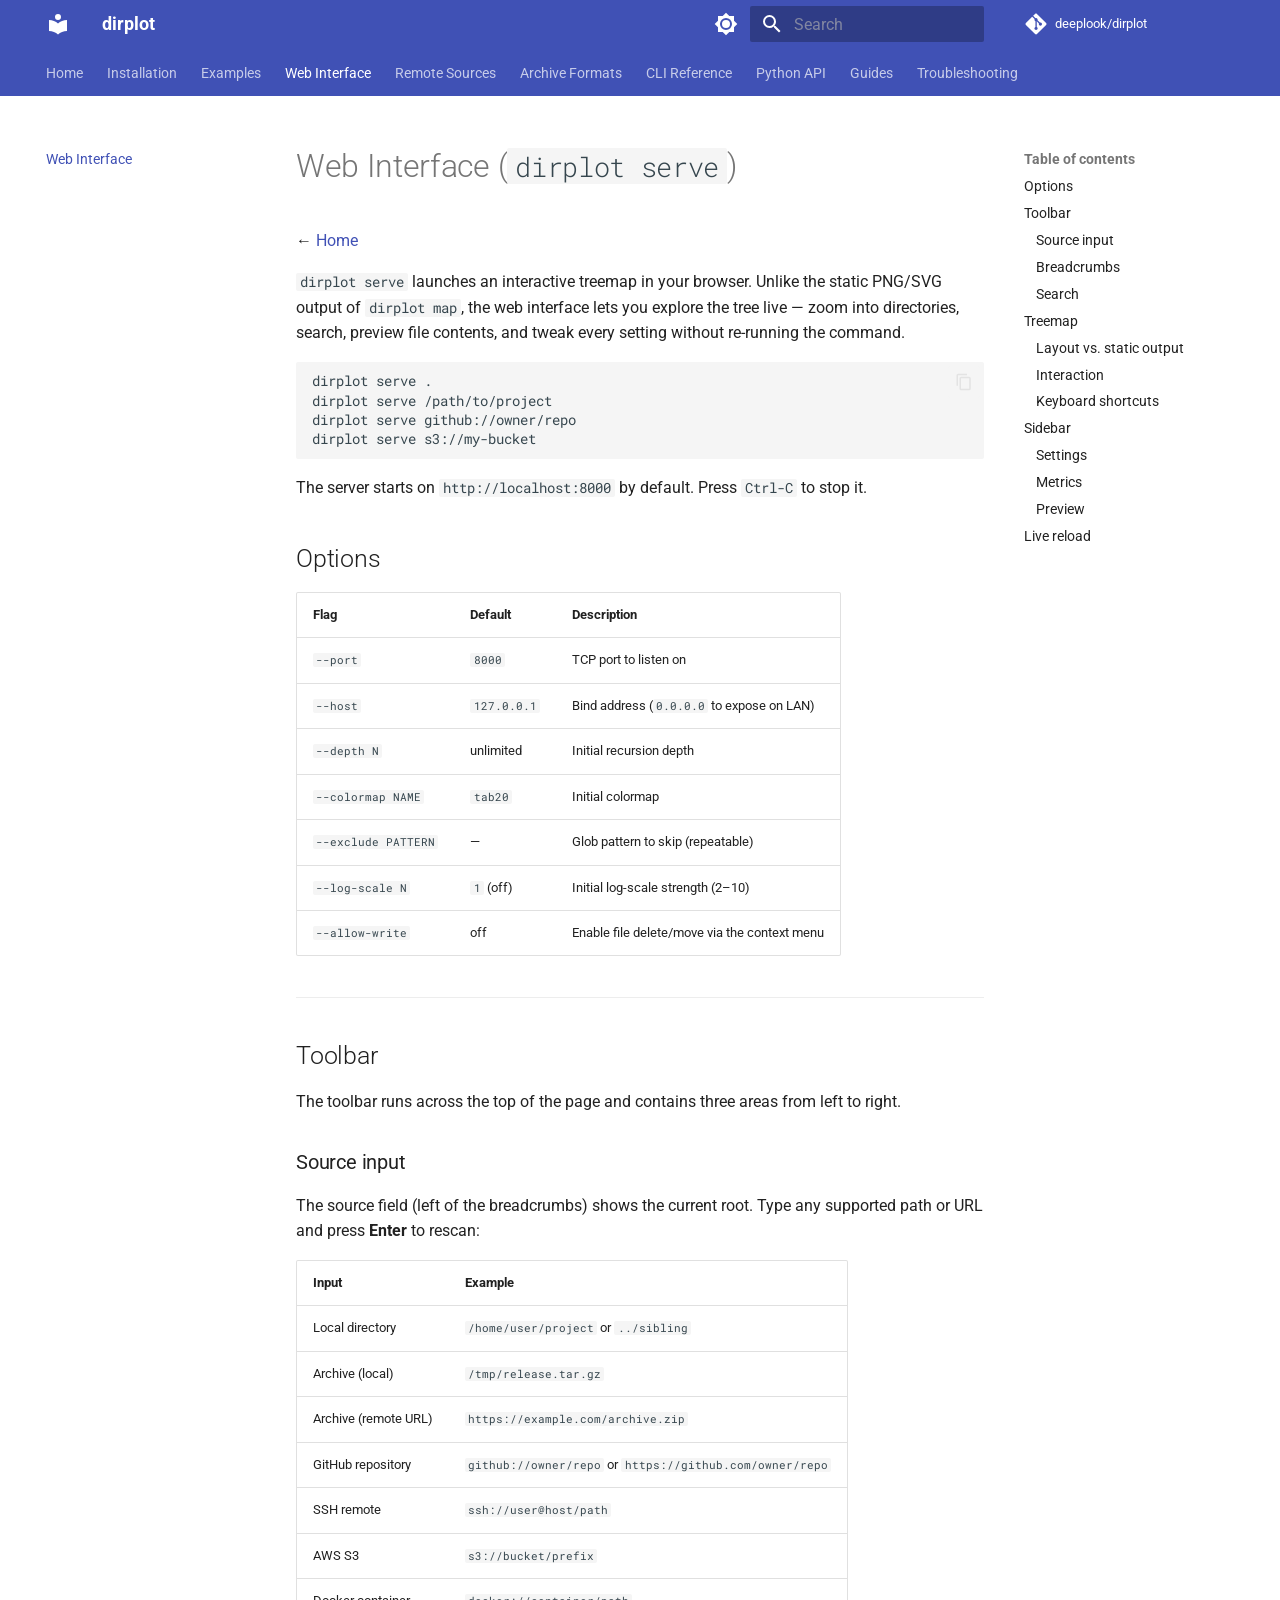
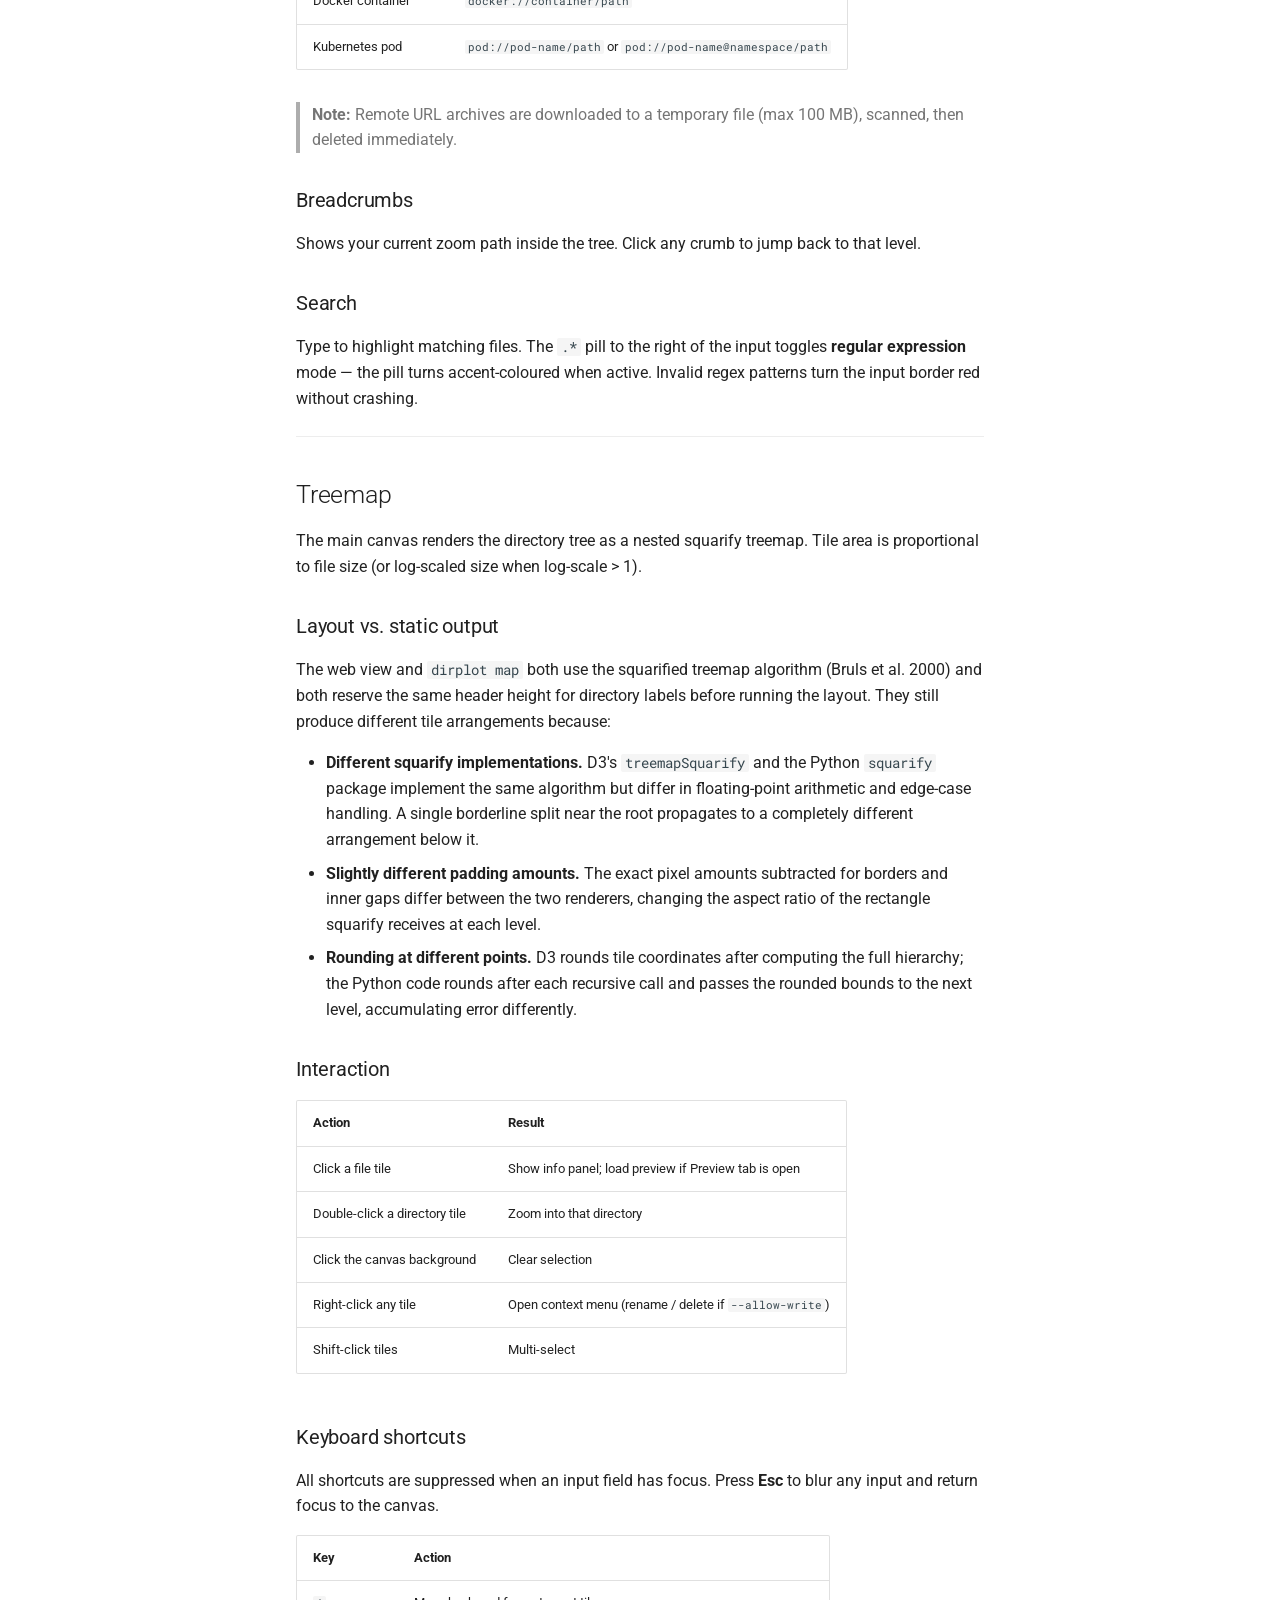
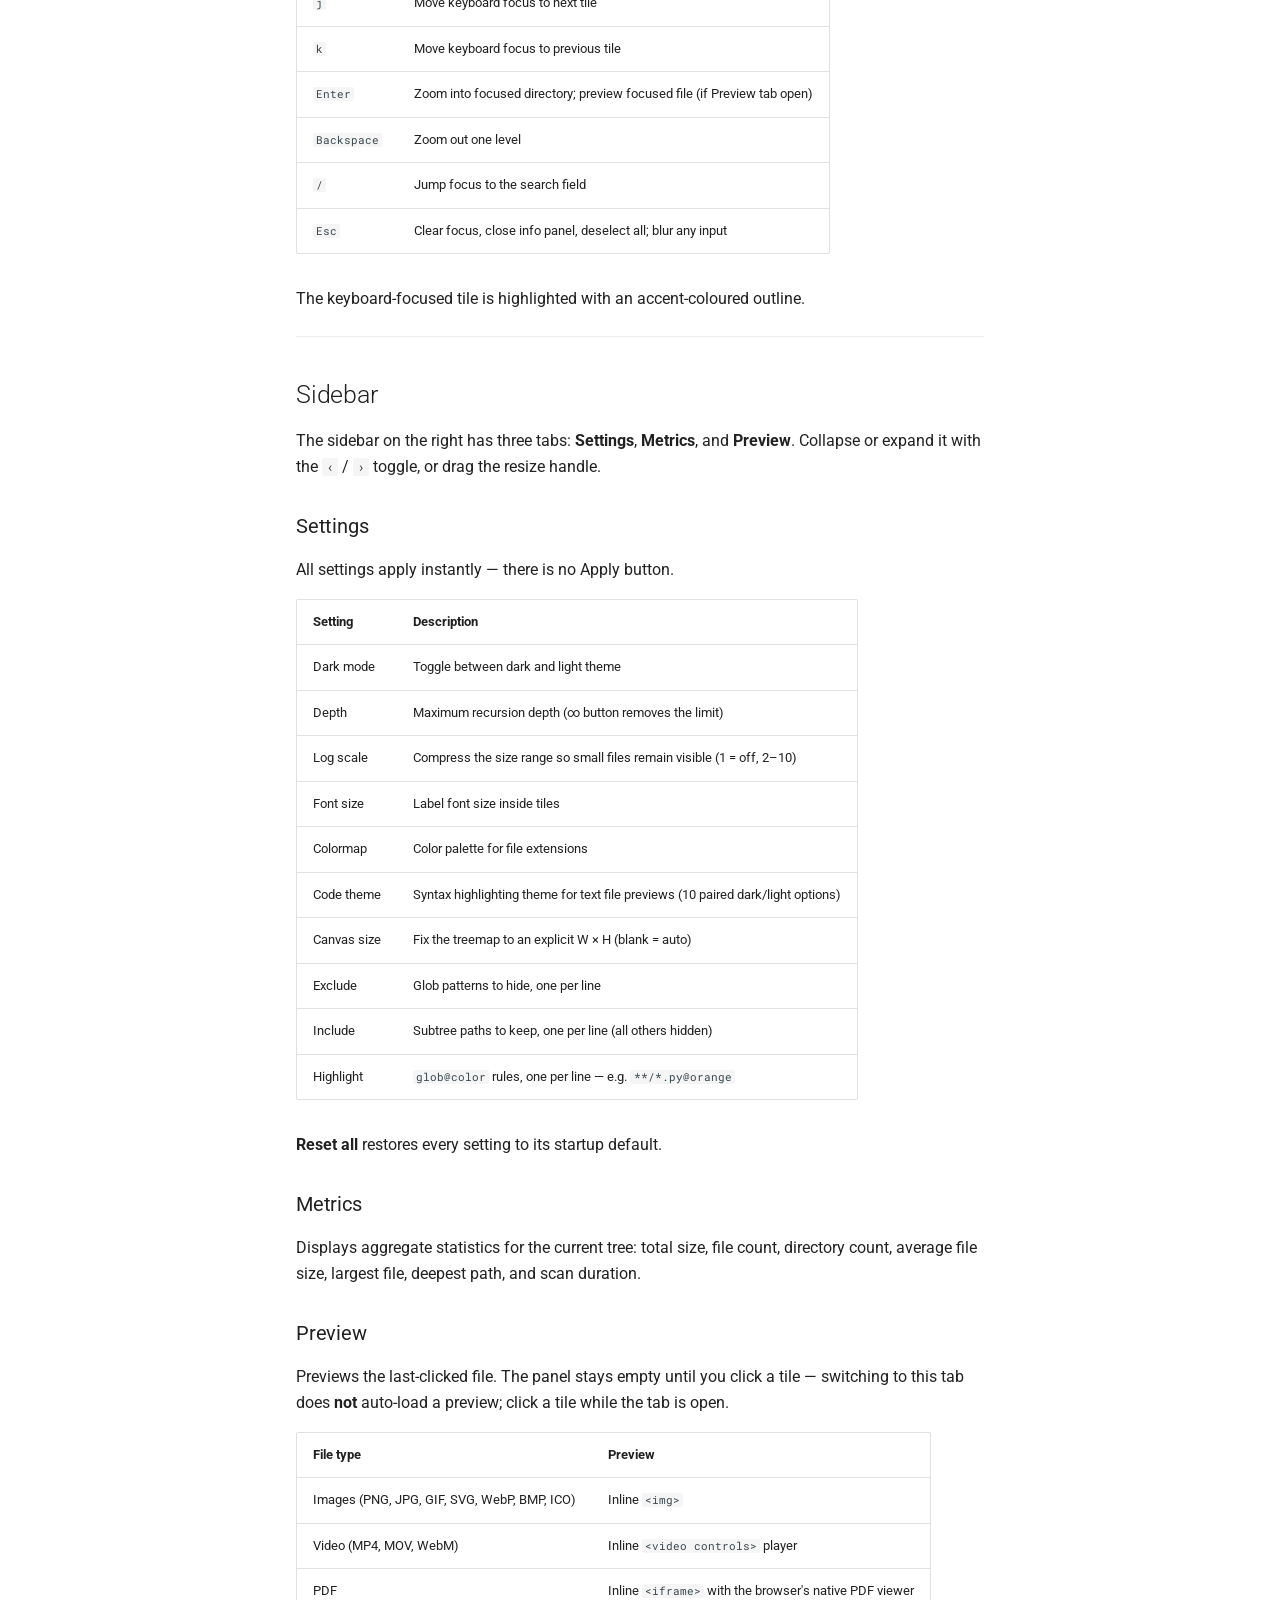
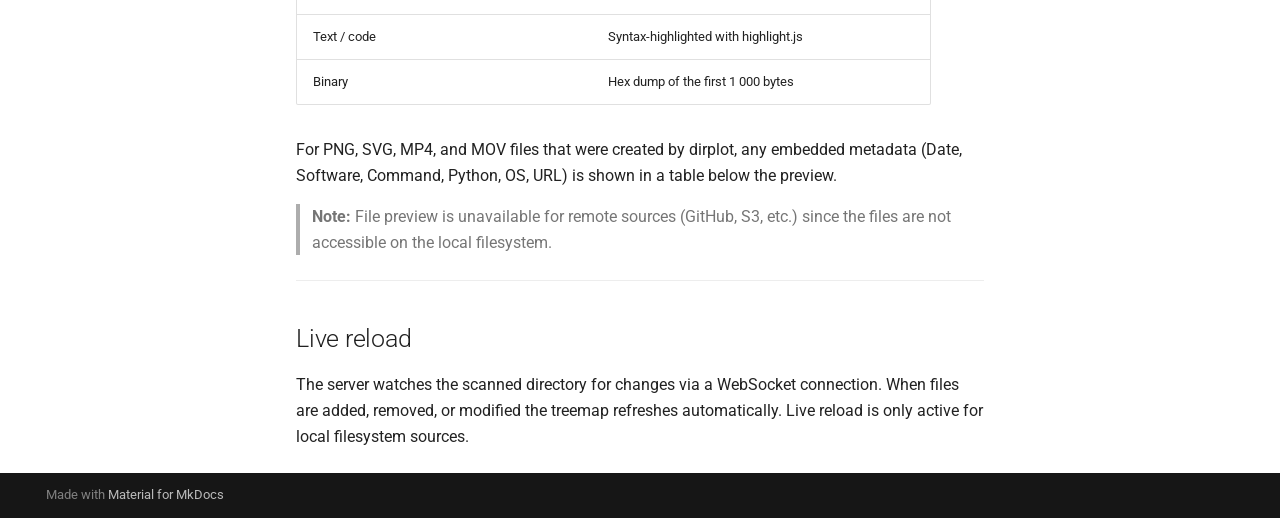
<file: serve/index.html>
<!doctype html>
<html lang="en" class="no-js">
  <head>
    
      <meta charset="utf-8">
      <meta name="viewport" content="width=device-width,initial-scale=1">
      
        <meta name="description" content="Nested treemap visualizations for directory trees and archives">
      
      
      
        <link rel="canonical" href="https://deeplook.github.io/dirplot/serve/">
      
      
        <link rel="prev" href="../examples/">
      
      
        <link rel="next" href="../remote-sources/">
      
      
        
      
      
      <link rel="icon" href="../assets/images/favicon.png">
      <meta name="generator" content="mkdocs-1.6.1, mkdocs-material-9.7.7">
    
    
      
        <title>Web Interface - dirplot</title>
      
    
    
      <link rel="stylesheet" href="../assets/stylesheets/main.ec1eaa64.min.css">
      
        
        <link rel="stylesheet" href="../assets/stylesheets/palette.ab4e12ef.min.css">
      
      


    
    
      
    
    
      
        
        
        <link rel="preconnect" href="https://fonts.gstatic.com" crossorigin>
        <link rel="stylesheet" href="https://fonts.googleapis.com/css?family=Roboto:300,300i,400,400i,700,700i%7CRoboto+Mono:400,400i,700,700i&display=fallback">
        <style>:root{--md-text-font:"Roboto";--md-code-font:"Roboto Mono"}</style>
      
    
    
    <script>__md_scope=new URL("..",location),__md_hash=e=>[...e].reduce(((e,_)=>(e<<5)-e+_.charCodeAt(0)),0),__md_get=(e,_=localStorage,t=__md_scope)=>JSON.parse(_.getItem(t.pathname+"."+e)),__md_set=(e,_,t=localStorage,a=__md_scope)=>{try{t.setItem(a.pathname+"."+e,JSON.stringify(_))}catch(e){}}</script>
    
      

    
    
  </head>
  
  
    
    
      
    
    
    
    
    <body dir="ltr" data-md-color-scheme="default" data-md-color-primary="indigo" data-md-color-accent="indigo">
  
    
    <input class="md-toggle" data-md-toggle="drawer" type="checkbox" id="__drawer" autocomplete="off">
    <input class="md-toggle" data-md-toggle="search" type="checkbox" id="__search" autocomplete="off">
    <label class="md-overlay" for="__drawer"></label>
    <div data-md-component="skip">
      
        
        <a href="#web-interface-dirplot-serve" class="md-skip">
          Skip to content
        </a>
      
    </div>
    <div data-md-component="announce">
      
    </div>
    
    
      

<header class="md-header" data-md-component="header">
  <nav class="md-header__inner md-grid" aria-label="Header">
    <a href=".." title="dirplot" class="md-header__button md-logo" aria-label="dirplot" data-md-component="logo">
      
  
  <svg xmlns="http://www.w3.org/2000/svg" viewBox="0 0 24 24"><path d="M12 8a3 3 0 0 0 3-3 3 3 0 0 0-3-3 3 3 0 0 0-3 3 3 3 0 0 0 3 3m0 3.54C9.64 9.35 6.5 8 3 8v11c3.5 0 6.64 1.35 9 3.54 2.36-2.19 5.5-3.54 9-3.54V8c-3.5 0-6.64 1.35-9 3.54"/></svg>

    </a>
    <label class="md-header__button md-icon" for="__drawer">
      
      <svg xmlns="http://www.w3.org/2000/svg" viewBox="0 0 24 24"><path d="M3 6h18v2H3zm0 5h18v2H3zm0 5h18v2H3z"/></svg>
    </label>
    <div class="md-header__title" data-md-component="header-title">
      <div class="md-header__ellipsis">
        <div class="md-header__topic">
          <span class="md-ellipsis">
            dirplot
          </span>
        </div>
        <div class="md-header__topic" data-md-component="header-topic">
          <span class="md-ellipsis">
            
              Web Interface
            
          </span>
        </div>
      </div>
    </div>
    
      
        <form class="md-header__option" data-md-component="palette">
  
    
    
    
    <input class="md-option" data-md-color-media="" data-md-color-scheme="default" data-md-color-primary="indigo" data-md-color-accent="indigo"  aria-label="Switch to dark mode"  type="radio" name="__palette" id="__palette_0">
    
      <label class="md-header__button md-icon" title="Switch to dark mode" for="__palette_1" hidden>
        <svg xmlns="http://www.w3.org/2000/svg" viewBox="0 0 24 24"><path d="M12 8a4 4 0 0 0-4 4 4 4 0 0 0 4 4 4 4 0 0 0 4-4 4 4 0 0 0-4-4m0 10a6 6 0 0 1-6-6 6 6 0 0 1 6-6 6 6 0 0 1 6 6 6 6 0 0 1-6 6m8-9.31V4h-4.69L12 .69 8.69 4H4v4.69L.69 12 4 15.31V20h4.69L12 23.31 15.31 20H20v-4.69L23.31 12z"/></svg>
      </label>
    
  
    
    
    
    <input class="md-option" data-md-color-media="" data-md-color-scheme="slate" data-md-color-primary="indigo" data-md-color-accent="indigo"  aria-label="Switch to light mode"  type="radio" name="__palette" id="__palette_1">
    
      <label class="md-header__button md-icon" title="Switch to light mode" for="__palette_0" hidden>
        <svg xmlns="http://www.w3.org/2000/svg" viewBox="0 0 24 24"><path d="M12 18c-.89 0-1.74-.2-2.5-.55C11.56 16.5 13 14.42 13 12s-1.44-4.5-3.5-5.45C10.26 6.2 11.11 6 12 6a6 6 0 0 1 6 6 6 6 0 0 1-6 6m8-9.31V4h-4.69L12 .69 8.69 4H4v4.69L.69 12 4 15.31V20h4.69L12 23.31 15.31 20H20v-4.69L23.31 12z"/></svg>
      </label>
    
  
</form>
      
    
    
      <script>var palette=__md_get("__palette");if(palette&&palette.color){if("(prefers-color-scheme)"===palette.color.media){var media=matchMedia("(prefers-color-scheme: light)"),input=document.querySelector(media.matches?"[data-md-color-media='(prefers-color-scheme: light)']":"[data-md-color-media='(prefers-color-scheme: dark)']");palette.color.media=input.getAttribute("data-md-color-media"),palette.color.scheme=input.getAttribute("data-md-color-scheme"),palette.color.primary=input.getAttribute("data-md-color-primary"),palette.color.accent=input.getAttribute("data-md-color-accent")}for(var[key,value]of Object.entries(palette.color))document.body.setAttribute("data-md-color-"+key,value)}</script>
    
    
    
      
      
        <label class="md-header__button md-icon" for="__search">
          
          <svg xmlns="http://www.w3.org/2000/svg" viewBox="0 0 24 24"><path d="M9.5 3A6.5 6.5 0 0 1 16 9.5c0 1.61-.59 3.09-1.56 4.23l.27.27h.79l5 5-1.5 1.5-5-5v-.79l-.27-.27A6.52 6.52 0 0 1 9.5 16 6.5 6.5 0 0 1 3 9.5 6.5 6.5 0 0 1 9.5 3m0 2C7 5 5 7 5 9.5S7 14 9.5 14 14 12 14 9.5 12 5 9.5 5"/></svg>
        </label>
        <div class="md-search" data-md-component="search" role="dialog">
  <label class="md-search__overlay" for="__search"></label>
  <div class="md-search__inner" role="search">
    <form class="md-search__form" name="search">
      <input type="text" class="md-search__input" name="query" aria-label="Search" placeholder="Search" autocapitalize="off" autocorrect="off" autocomplete="off" spellcheck="false" data-md-component="search-query" required>
      <label class="md-search__icon md-icon" for="__search">
        
        <svg xmlns="http://www.w3.org/2000/svg" viewBox="0 0 24 24"><path d="M9.5 3A6.5 6.5 0 0 1 16 9.5c0 1.61-.59 3.09-1.56 4.23l.27.27h.79l5 5-1.5 1.5-5-5v-.79l-.27-.27A6.52 6.52 0 0 1 9.5 16 6.5 6.5 0 0 1 3 9.5 6.5 6.5 0 0 1 9.5 3m0 2C7 5 5 7 5 9.5S7 14 9.5 14 14 12 14 9.5 12 5 9.5 5"/></svg>
        
        <svg xmlns="http://www.w3.org/2000/svg" viewBox="0 0 24 24"><path d="M20 11v2H8l5.5 5.5-1.42 1.42L4.16 12l7.92-7.92L13.5 5.5 8 11z"/></svg>
      </label>
      <nav class="md-search__options" aria-label="Search">
        
        <button type="reset" class="md-search__icon md-icon" title="Clear" aria-label="Clear" tabindex="-1">
          
          <svg xmlns="http://www.w3.org/2000/svg" viewBox="0 0 24 24"><path d="M19 6.41 17.59 5 12 10.59 6.41 5 5 6.41 10.59 12 5 17.59 6.41 19 12 13.41 17.59 19 19 17.59 13.41 12z"/></svg>
        </button>
      </nav>
      
        <div class="md-search__suggest" data-md-component="search-suggest"></div>
      
    </form>
    <div class="md-search__output">
      <div class="md-search__scrollwrap" tabindex="0" data-md-scrollfix>
        <div class="md-search-result" data-md-component="search-result">
          <div class="md-search-result__meta">
            Initializing search
          </div>
          <ol class="md-search-result__list" role="presentation"></ol>
        </div>
      </div>
    </div>
  </div>
</div>
      
    
    
      <div class="md-header__source">
        <a href="https://github.com/deeplook/dirplot" title="Go to repository" class="md-source" data-md-component="source">
  <div class="md-source__icon md-icon">
    
    <svg xmlns="http://www.w3.org/2000/svg" viewBox="0 0 448 512"><!--! Font Awesome Free 7.1.0 by @fontawesome - https://fontawesome.com License - https://fontawesome.com/license/free (Icons: CC BY 4.0, Fonts: SIL OFL 1.1, Code: MIT License) Copyright 2025 Fonticons, Inc.--><path d="M439.6 236.1 244 40.5c-5.4-5.5-12.8-8.5-20.4-8.5s-15 3-20.4 8.4L162.5 81l51.5 51.5c27.1-9.1 52.7 16.8 43.4 43.7l49.7 49.7c34.2-11.8 61.2 31 35.5 56.7-26.5 26.5-70.2-2.9-56-37.3L240.3 199v121.9c25.3 12.5 22.3 41.8 9.1 55-6.4 6.4-15.2 10.1-24.3 10.1s-17.8-3.6-24.3-10.1c-17.6-17.6-11.1-46.9 11.2-56v-123c-20.8-8.5-24.6-30.7-18.6-45L142.6 101 8.5 235.1C3 240.6 0 247.9 0 255.5s3 15 8.5 20.4l195.6 195.7c5.4 5.4 12.7 8.4 20.4 8.4s15-3 20.4-8.4l194.7-194.7c5.4-5.4 8.4-12.8 8.4-20.4s-3-15-8.4-20.4"/></svg>
  </div>
  <div class="md-source__repository">
    deeplook/dirplot
  </div>
</a>
      </div>
    
  </nav>
  
</header>
    
    <div class="md-container" data-md-component="container">
      
      
        
          
            
<nav class="md-tabs" aria-label="Tabs" data-md-component="tabs">
  <div class="md-grid">
    <ul class="md-tabs__list">
      
        
  
  
  
  
    <li class="md-tabs__item">
      <a href=".." class="md-tabs__link">
        
  
  
    
  
  Home

      </a>
    </li>
  

      
        
  
  
  
  
    <li class="md-tabs__item">
      <a href="../installation/" class="md-tabs__link">
        
  
  
    
  
  Installation

      </a>
    </li>
  

      
        
  
  
  
  
    <li class="md-tabs__item">
      <a href="../examples/" class="md-tabs__link">
        
  
  
    
  
  Examples

      </a>
    </li>
  

      
        
  
  
  
    
  
  
    <li class="md-tabs__item md-tabs__item--active">
      <a href="./" class="md-tabs__link">
        
  
  
    
  
  Web Interface

      </a>
    </li>
  

      
        
  
  
  
  
    <li class="md-tabs__item">
      <a href="../remote-sources/" class="md-tabs__link">
        
  
  
    
  
  Remote Sources

      </a>
    </li>
  

      
        
  
  
  
  
    <li class="md-tabs__item">
      <a href="../archives/" class="md-tabs__link">
        
  
  
    
  
  Archive Formats

      </a>
    </li>
  

      
        
  
  
  
  
    <li class="md-tabs__item">
      <a href="../cli/" class="md-tabs__link">
        
  
  
    
  
  CLI Reference

      </a>
    </li>
  

      
        
  
  
  
  
    <li class="md-tabs__item">
      <a href="../api/" class="md-tabs__link">
        
  
  
    
  
  Python API

      </a>
    </li>
  

      
        
  
  
  
  
    <li class="md-tabs__item">
      <a href="../guides/" class="md-tabs__link">
        
  
  
    
  
  Guides

      </a>
    </li>
  

      
        
  
  
  
  
    <li class="md-tabs__item">
      <a href="../troubleshooting/" class="md-tabs__link">
        
  
  
    
  
  Troubleshooting

      </a>
    </li>
  

      
    </ul>
  </div>
</nav>
          
        
      
      <main class="md-main" data-md-component="main">
        <div class="md-main__inner md-grid">
          
            
              
              <div class="md-sidebar md-sidebar--primary" data-md-component="sidebar" data-md-type="navigation" >
                <div class="md-sidebar__scrollwrap">
                  <div class="md-sidebar__inner">
                    


  


<nav class="md-nav md-nav--primary md-nav--lifted" aria-label="Navigation" data-md-level="0">
  <label class="md-nav__title" for="__drawer">
    <a href=".." title="dirplot" class="md-nav__button md-logo" aria-label="dirplot" data-md-component="logo">
      
  
  <svg xmlns="http://www.w3.org/2000/svg" viewBox="0 0 24 24"><path d="M12 8a3 3 0 0 0 3-3 3 3 0 0 0-3-3 3 3 0 0 0-3 3 3 3 0 0 0 3 3m0 3.54C9.64 9.35 6.5 8 3 8v11c3.5 0 6.64 1.35 9 3.54 2.36-2.19 5.5-3.54 9-3.54V8c-3.5 0-6.64 1.35-9 3.54"/></svg>

    </a>
    dirplot
  </label>
  
    <div class="md-nav__source">
      <a href="https://github.com/deeplook/dirplot" title="Go to repository" class="md-source" data-md-component="source">
  <div class="md-source__icon md-icon">
    
    <svg xmlns="http://www.w3.org/2000/svg" viewBox="0 0 448 512"><!--! Font Awesome Free 7.1.0 by @fontawesome - https://fontawesome.com License - https://fontawesome.com/license/free (Icons: CC BY 4.0, Fonts: SIL OFL 1.1, Code: MIT License) Copyright 2025 Fonticons, Inc.--><path d="M439.6 236.1 244 40.5c-5.4-5.5-12.8-8.5-20.4-8.5s-15 3-20.4 8.4L162.5 81l51.5 51.5c27.1-9.1 52.7 16.8 43.4 43.7l49.7 49.7c34.2-11.8 61.2 31 35.5 56.7-26.5 26.5-70.2-2.9-56-37.3L240.3 199v121.9c25.3 12.5 22.3 41.8 9.1 55-6.4 6.4-15.2 10.1-24.3 10.1s-17.8-3.6-24.3-10.1c-17.6-17.6-11.1-46.9 11.2-56v-123c-20.8-8.5-24.6-30.7-18.6-45L142.6 101 8.5 235.1C3 240.6 0 247.9 0 255.5s3 15 8.5 20.4l195.6 195.7c5.4 5.4 12.7 8.4 20.4 8.4s15-3 20.4-8.4l194.7-194.7c5.4-5.4 8.4-12.8 8.4-20.4s-3-15-8.4-20.4"/></svg>
  </div>
  <div class="md-source__repository">
    deeplook/dirplot
  </div>
</a>
    </div>
  
  <ul class="md-nav__list" data-md-scrollfix>
    
      
      
  
  
  
  
    <li class="md-nav__item">
      <a href=".." class="md-nav__link">
        
  
  
  <span class="md-ellipsis">
    
  
    Home
  

    
  </span>
  
  

      </a>
    </li>
  

    
      
      
  
  
  
  
    <li class="md-nav__item">
      <a href="../installation/" class="md-nav__link">
        
  
  
  <span class="md-ellipsis">
    
  
    Installation
  

    
  </span>
  
  

      </a>
    </li>
  

    
      
      
  
  
  
  
    <li class="md-nav__item">
      <a href="../examples/" class="md-nav__link">
        
  
  
  <span class="md-ellipsis">
    
  
    Examples
  

    
  </span>
  
  

      </a>
    </li>
  

    
      
      
  
  
    
  
  
  
    <li class="md-nav__item md-nav__item--active">
      
      <input class="md-nav__toggle md-toggle" type="checkbox" id="__toc">
      
      
        
      
      
        <label class="md-nav__link md-nav__link--active" for="__toc">
          
  
  
  <span class="md-ellipsis">
    
  
    Web Interface
  

    
  </span>
  
  

          <span class="md-nav__icon md-icon"></span>
        </label>
      
      <a href="./" class="md-nav__link md-nav__link--active">
        
  
  
  <span class="md-ellipsis">
    
  
    Web Interface
  

    
  </span>
  
  

      </a>
      
        

<nav class="md-nav md-nav--secondary" aria-label="Table of contents">
  
  
  
    
  
  
    <label class="md-nav__title" for="__toc">
      <span class="md-nav__icon md-icon"></span>
      Table of contents
    </label>
    <ul class="md-nav__list" data-md-component="toc" data-md-scrollfix>
      
        <li class="md-nav__item">
  <a href="#options" class="md-nav__link">
    <span class="md-ellipsis">
      
        Options
      
    </span>
  </a>
  
</li>
      
        <li class="md-nav__item">
  <a href="#toolbar" class="md-nav__link">
    <span class="md-ellipsis">
      
        Toolbar
      
    </span>
  </a>
  
    <nav class="md-nav" aria-label="Toolbar">
      <ul class="md-nav__list">
        
          <li class="md-nav__item">
  <a href="#source-input" class="md-nav__link">
    <span class="md-ellipsis">
      
        Source input
      
    </span>
  </a>
  
</li>
        
          <li class="md-nav__item">
  <a href="#breadcrumbs" class="md-nav__link">
    <span class="md-ellipsis">
      
        Breadcrumbs
      
    </span>
  </a>
  
</li>
        
          <li class="md-nav__item">
  <a href="#search" class="md-nav__link">
    <span class="md-ellipsis">
      
        Search
      
    </span>
  </a>
  
</li>
        
      </ul>
    </nav>
  
</li>
      
        <li class="md-nav__item">
  <a href="#treemap" class="md-nav__link">
    <span class="md-ellipsis">
      
        Treemap
      
    </span>
  </a>
  
    <nav class="md-nav" aria-label="Treemap">
      <ul class="md-nav__list">
        
          <li class="md-nav__item">
  <a href="#layout-vs-static-output" class="md-nav__link">
    <span class="md-ellipsis">
      
        Layout vs. static output
      
    </span>
  </a>
  
</li>
        
          <li class="md-nav__item">
  <a href="#interaction" class="md-nav__link">
    <span class="md-ellipsis">
      
        Interaction
      
    </span>
  </a>
  
</li>
        
          <li class="md-nav__item">
  <a href="#keyboard-shortcuts" class="md-nav__link">
    <span class="md-ellipsis">
      
        Keyboard shortcuts
      
    </span>
  </a>
  
</li>
        
      </ul>
    </nav>
  
</li>
      
        <li class="md-nav__item">
  <a href="#sidebar" class="md-nav__link">
    <span class="md-ellipsis">
      
        Sidebar
      
    </span>
  </a>
  
    <nav class="md-nav" aria-label="Sidebar">
      <ul class="md-nav__list">
        
          <li class="md-nav__item">
  <a href="#settings" class="md-nav__link">
    <span class="md-ellipsis">
      
        Settings
      
    </span>
  </a>
  
</li>
        
          <li class="md-nav__item">
  <a href="#metrics" class="md-nav__link">
    <span class="md-ellipsis">
      
        Metrics
      
    </span>
  </a>
  
</li>
        
          <li class="md-nav__item">
  <a href="#preview" class="md-nav__link">
    <span class="md-ellipsis">
      
        Preview
      
    </span>
  </a>
  
</li>
        
      </ul>
    </nav>
  
</li>
      
        <li class="md-nav__item">
  <a href="#live-reload" class="md-nav__link">
    <span class="md-ellipsis">
      
        Live reload
      
    </span>
  </a>
  
</li>
      
    </ul>
  
</nav>
      
    </li>
  

    
      
      
  
  
  
  
    <li class="md-nav__item">
      <a href="../remote-sources/" class="md-nav__link">
        
  
  
  <span class="md-ellipsis">
    
  
    Remote Sources
  

    
  </span>
  
  

      </a>
    </li>
  

    
      
      
  
  
  
  
    <li class="md-nav__item">
      <a href="../archives/" class="md-nav__link">
        
  
  
  <span class="md-ellipsis">
    
  
    Archive Formats
  

    
  </span>
  
  

      </a>
    </li>
  

    
      
      
  
  
  
  
    <li class="md-nav__item">
      <a href="../cli/" class="md-nav__link">
        
  
  
  <span class="md-ellipsis">
    
  
    CLI Reference
  

    
  </span>
  
  

      </a>
    </li>
  

    
      
      
  
  
  
  
    <li class="md-nav__item">
      <a href="../api/" class="md-nav__link">
        
  
  
  <span class="md-ellipsis">
    
  
    Python API
  

    
  </span>
  
  

      </a>
    </li>
  

    
      
      
  
  
  
  
    <li class="md-nav__item">
      <a href="../guides/" class="md-nav__link">
        
  
  
  <span class="md-ellipsis">
    
  
    Guides
  

    
  </span>
  
  

      </a>
    </li>
  

    
      
      
  
  
  
  
    <li class="md-nav__item">
      <a href="../troubleshooting/" class="md-nav__link">
        
  
  
  <span class="md-ellipsis">
    
  
    Troubleshooting
  

    
  </span>
  
  

      </a>
    </li>
  

    
  </ul>
</nav>
                  </div>
                </div>
              </div>
            
            
              
              <div class="md-sidebar md-sidebar--secondary" data-md-component="sidebar" data-md-type="toc" >
                <div class="md-sidebar__scrollwrap">
                  <div class="md-sidebar__inner">
                    

<nav class="md-nav md-nav--secondary" aria-label="Table of contents">
  
  
  
    
  
  
    <label class="md-nav__title" for="__toc">
      <span class="md-nav__icon md-icon"></span>
      Table of contents
    </label>
    <ul class="md-nav__list" data-md-component="toc" data-md-scrollfix>
      
        <li class="md-nav__item">
  <a href="#options" class="md-nav__link">
    <span class="md-ellipsis">
      
        Options
      
    </span>
  </a>
  
</li>
      
        <li class="md-nav__item">
  <a href="#toolbar" class="md-nav__link">
    <span class="md-ellipsis">
      
        Toolbar
      
    </span>
  </a>
  
    <nav class="md-nav" aria-label="Toolbar">
      <ul class="md-nav__list">
        
          <li class="md-nav__item">
  <a href="#source-input" class="md-nav__link">
    <span class="md-ellipsis">
      
        Source input
      
    </span>
  </a>
  
</li>
        
          <li class="md-nav__item">
  <a href="#breadcrumbs" class="md-nav__link">
    <span class="md-ellipsis">
      
        Breadcrumbs
      
    </span>
  </a>
  
</li>
        
          <li class="md-nav__item">
  <a href="#search" class="md-nav__link">
    <span class="md-ellipsis">
      
        Search
      
    </span>
  </a>
  
</li>
        
      </ul>
    </nav>
  
</li>
      
        <li class="md-nav__item">
  <a href="#treemap" class="md-nav__link">
    <span class="md-ellipsis">
      
        Treemap
      
    </span>
  </a>
  
    <nav class="md-nav" aria-label="Treemap">
      <ul class="md-nav__list">
        
          <li class="md-nav__item">
  <a href="#layout-vs-static-output" class="md-nav__link">
    <span class="md-ellipsis">
      
        Layout vs. static output
      
    </span>
  </a>
  
</li>
        
          <li class="md-nav__item">
  <a href="#interaction" class="md-nav__link">
    <span class="md-ellipsis">
      
        Interaction
      
    </span>
  </a>
  
</li>
        
          <li class="md-nav__item">
  <a href="#keyboard-shortcuts" class="md-nav__link">
    <span class="md-ellipsis">
      
        Keyboard shortcuts
      
    </span>
  </a>
  
</li>
        
      </ul>
    </nav>
  
</li>
      
        <li class="md-nav__item">
  <a href="#sidebar" class="md-nav__link">
    <span class="md-ellipsis">
      
        Sidebar
      
    </span>
  </a>
  
    <nav class="md-nav" aria-label="Sidebar">
      <ul class="md-nav__list">
        
          <li class="md-nav__item">
  <a href="#settings" class="md-nav__link">
    <span class="md-ellipsis">
      
        Settings
      
    </span>
  </a>
  
</li>
        
          <li class="md-nav__item">
  <a href="#metrics" class="md-nav__link">
    <span class="md-ellipsis">
      
        Metrics
      
    </span>
  </a>
  
</li>
        
          <li class="md-nav__item">
  <a href="#preview" class="md-nav__link">
    <span class="md-ellipsis">
      
        Preview
      
    </span>
  </a>
  
</li>
        
      </ul>
    </nav>
  
</li>
      
        <li class="md-nav__item">
  <a href="#live-reload" class="md-nav__link">
    <span class="md-ellipsis">
      
        Live reload
      
    </span>
  </a>
  
</li>
      
    </ul>
  
</nav>
                  </div>
                </div>
              </div>
            
          
          
            <div class="md-content" data-md-component="content">
              
              <article class="md-content__inner md-typeset">
                
                  


  
  


<h1 id="web-interface-dirplot-serve">Web Interface (<code>dirplot serve</code>)<a class="headerlink" href="#web-interface-dirplot-serve" title="Permanent link">&para;</a></h1>
<p>← <a href="../">Home</a></p>
<p><code>dirplot serve</code> launches an interactive treemap in your browser. Unlike the static PNG/SVG output of <code>dirplot map</code>, the web interface lets you explore the tree live — zoom into directories, search, preview file contents, and tweak every setting without re-running the command.</p>
<div class="highlight"><pre><span></span><code><a id="__codelineno-0-1" name="__codelineno-0-1" href="#__codelineno-0-1"></a>dirplot<span class="w"> </span>serve<span class="w"> </span>.
<a id="__codelineno-0-2" name="__codelineno-0-2" href="#__codelineno-0-2"></a>dirplot<span class="w"> </span>serve<span class="w"> </span>/path/to/project
<a id="__codelineno-0-3" name="__codelineno-0-3" href="#__codelineno-0-3"></a>dirplot<span class="w"> </span>serve<span class="w"> </span>github://owner/repo
<a id="__codelineno-0-4" name="__codelineno-0-4" href="#__codelineno-0-4"></a>dirplot<span class="w"> </span>serve<span class="w"> </span>s3://my-bucket
</code></pre></div>
<p>The server starts on <code>http://localhost:8000</code> by default. Press <code>Ctrl-C</code> to stop it.</p>
<h2 id="options">Options<a class="headerlink" href="#options" title="Permanent link">&para;</a></h2>
<table>
<thead>
<tr>
<th>Flag</th>
<th>Default</th>
<th>Description</th>
</tr>
</thead>
<tbody>
<tr>
<td><code>--port</code></td>
<td><code>8000</code></td>
<td>TCP port to listen on</td>
</tr>
<tr>
<td><code>--host</code></td>
<td><code>127.0.0.1</code></td>
<td>Bind address (<code>0.0.0.0</code> to expose on LAN)</td>
</tr>
<tr>
<td><code>--depth N</code></td>
<td>unlimited</td>
<td>Initial recursion depth</td>
</tr>
<tr>
<td><code>--colormap NAME</code></td>
<td><code>tab20</code></td>
<td>Initial colormap</td>
</tr>
<tr>
<td><code>--exclude PATTERN</code></td>
<td>—</td>
<td>Glob pattern to skip (repeatable)</td>
</tr>
<tr>
<td><code>--log-scale N</code></td>
<td><code>1</code> (off)</td>
<td>Initial log-scale strength (2–10)</td>
</tr>
<tr>
<td><code>--allow-write</code></td>
<td>off</td>
<td>Enable file delete/move via the context menu</td>
</tr>
</tbody>
</table>
<hr />
<h2 id="toolbar">Toolbar<a class="headerlink" href="#toolbar" title="Permanent link">&para;</a></h2>
<p>The toolbar runs across the top of the page and contains three areas from left to right.</p>
<h3 id="source-input">Source input<a class="headerlink" href="#source-input" title="Permanent link">&para;</a></h3>
<p>The source field (left of the breadcrumbs) shows the current root. Type any supported path or URL and press <strong>Enter</strong> to rescan:</p>
<table>
<thead>
<tr>
<th>Input</th>
<th>Example</th>
</tr>
</thead>
<tbody>
<tr>
<td>Local directory</td>
<td><code>/home/user/project</code> or <code>../sibling</code></td>
</tr>
<tr>
<td>Archive (local)</td>
<td><code>/tmp/release.tar.gz</code></td>
</tr>
<tr>
<td>Archive (remote URL)</td>
<td><code>https://example.com/archive.zip</code></td>
</tr>
<tr>
<td>GitHub repository</td>
<td><code>github://owner/repo</code> or <code>https://github.com/owner/repo</code></td>
</tr>
<tr>
<td>SSH remote</td>
<td><code>ssh://user@host/path</code></td>
</tr>
<tr>
<td>AWS S3</td>
<td><code>s3://bucket/prefix</code></td>
</tr>
<tr>
<td>Docker container</td>
<td><code>docker://container/path</code></td>
</tr>
<tr>
<td>Kubernetes pod</td>
<td><code>pod://pod-name/path</code> or <code>pod://pod-name@namespace/path</code></td>
</tr>
</tbody>
</table>
<blockquote>
<p><strong>Note:</strong> Remote URL archives are downloaded to a temporary file (max 100 MB), scanned, then deleted immediately.</p>
</blockquote>
<h3 id="breadcrumbs">Breadcrumbs<a class="headerlink" href="#breadcrumbs" title="Permanent link">&para;</a></h3>
<p>Shows your current zoom path inside the tree. Click any crumb to jump back to that level.</p>
<h3 id="search">Search<a class="headerlink" href="#search" title="Permanent link">&para;</a></h3>
<p>Type to highlight matching files. The <code>.*</code> pill to the right of the input toggles <strong>regular expression</strong> mode — the pill turns accent-coloured when active. Invalid regex patterns turn the input border red without crashing.</p>
<hr />
<h2 id="treemap">Treemap<a class="headerlink" href="#treemap" title="Permanent link">&para;</a></h2>
<p>The main canvas renders the directory tree as a nested squarify treemap. Tile area is proportional to file size (or log-scaled size when log-scale &gt; 1).</p>
<h3 id="layout-vs-static-output">Layout vs. static output<a class="headerlink" href="#layout-vs-static-output" title="Permanent link">&para;</a></h3>
<p>The web view and <code>dirplot map</code> both use the squarified treemap algorithm (Bruls et al. 2000) and both reserve the same header height for directory labels before running the layout. They still produce different tile arrangements because:</p>
<ul>
<li><strong>Different squarify implementations.</strong> D3's <code>treemapSquarify</code> and the Python <code>squarify</code> package implement the same algorithm but differ in floating-point arithmetic and edge-case handling. A single borderline split near the root propagates to a completely different arrangement below it.</li>
<li><strong>Slightly different padding amounts.</strong> The exact pixel amounts subtracted for borders and inner gaps differ between the two renderers, changing the aspect ratio of the rectangle squarify receives at each level.</li>
<li><strong>Rounding at different points.</strong> D3 rounds tile coordinates after computing the full hierarchy; the Python code rounds after each recursive call and passes the rounded bounds to the next level, accumulating error differently.</li>
</ul>
<h3 id="interaction">Interaction<a class="headerlink" href="#interaction" title="Permanent link">&para;</a></h3>
<table>
<thead>
<tr>
<th>Action</th>
<th>Result</th>
</tr>
</thead>
<tbody>
<tr>
<td>Click a file tile</td>
<td>Show info panel; load preview if Preview tab is open</td>
</tr>
<tr>
<td>Double-click a directory tile</td>
<td>Zoom into that directory</td>
</tr>
<tr>
<td>Click the canvas background</td>
<td>Clear selection</td>
</tr>
<tr>
<td>Right-click any tile</td>
<td>Open context menu (rename / delete if <code>--allow-write</code>)</td>
</tr>
<tr>
<td>Shift-click tiles</td>
<td>Multi-select</td>
</tr>
</tbody>
</table>
<h3 id="keyboard-shortcuts">Keyboard shortcuts<a class="headerlink" href="#keyboard-shortcuts" title="Permanent link">&para;</a></h3>
<p>All shortcuts are suppressed when an input field has focus. Press <strong>Esc</strong> to blur any input and return focus to the canvas.</p>
<table>
<thead>
<tr>
<th>Key</th>
<th>Action</th>
</tr>
</thead>
<tbody>
<tr>
<td><code>j</code></td>
<td>Move keyboard focus to next tile</td>
</tr>
<tr>
<td><code>k</code></td>
<td>Move keyboard focus to previous tile</td>
</tr>
<tr>
<td><code>Enter</code></td>
<td>Zoom into focused directory; preview focused file (if Preview tab open)</td>
</tr>
<tr>
<td><code>Backspace</code></td>
<td>Zoom out one level</td>
</tr>
<tr>
<td><code>/</code></td>
<td>Jump focus to the search field</td>
</tr>
<tr>
<td><code>Esc</code></td>
<td>Clear focus, close info panel, deselect all; blur any input</td>
</tr>
</tbody>
</table>
<p>The keyboard-focused tile is highlighted with an accent-coloured outline.</p>
<hr />
<h2 id="sidebar">Sidebar<a class="headerlink" href="#sidebar" title="Permanent link">&para;</a></h2>
<p>The sidebar on the right has three tabs: <strong>Settings</strong>, <strong>Metrics</strong>, and <strong>Preview</strong>. Collapse or expand it with the <code>‹</code> / <code>›</code> toggle, or drag the resize handle.</p>
<h3 id="settings">Settings<a class="headerlink" href="#settings" title="Permanent link">&para;</a></h3>
<p>All settings apply instantly — there is no Apply button.</p>
<table>
<thead>
<tr>
<th>Setting</th>
<th>Description</th>
</tr>
</thead>
<tbody>
<tr>
<td>Dark mode</td>
<td>Toggle between dark and light theme</td>
</tr>
<tr>
<td>Depth</td>
<td>Maximum recursion depth (∞ button removes the limit)</td>
</tr>
<tr>
<td>Log scale</td>
<td>Compress the size range so small files remain visible (1 = off, 2–10)</td>
</tr>
<tr>
<td>Font size</td>
<td>Label font size inside tiles</td>
</tr>
<tr>
<td>Colormap</td>
<td>Color palette for file extensions</td>
</tr>
<tr>
<td>Code theme</td>
<td>Syntax highlighting theme for text file previews (10 paired dark/light options)</td>
</tr>
<tr>
<td>Canvas size</td>
<td>Fix the treemap to an explicit W × H (blank = auto)</td>
</tr>
<tr>
<td>Exclude</td>
<td>Glob patterns to hide, one per line</td>
</tr>
<tr>
<td>Include</td>
<td>Subtree paths to keep, one per line (all others hidden)</td>
</tr>
<tr>
<td>Highlight</td>
<td><code>glob@color</code> rules, one per line — e.g. <code>**/*.py@orange</code></td>
</tr>
</tbody>
</table>
<p><strong>Reset all</strong> restores every setting to its startup default.</p>
<h3 id="metrics">Metrics<a class="headerlink" href="#metrics" title="Permanent link">&para;</a></h3>
<p>Displays aggregate statistics for the current tree: total size, file count, directory count, average file size, largest file, deepest path, and scan duration.</p>
<h3 id="preview">Preview<a class="headerlink" href="#preview" title="Permanent link">&para;</a></h3>
<p>Previews the last-clicked file. The panel stays empty until you click a tile — switching to this tab does <strong>not</strong> auto-load a preview; click a tile while the tab is open.</p>
<table>
<thead>
<tr>
<th>File type</th>
<th>Preview</th>
</tr>
</thead>
<tbody>
<tr>
<td>Images (PNG, JPG, GIF, SVG, WebP, BMP, ICO)</td>
<td>Inline <code>&lt;img&gt;</code></td>
</tr>
<tr>
<td>Video (MP4, MOV, WebM)</td>
<td>Inline <code>&lt;video controls&gt;</code> player</td>
</tr>
<tr>
<td>PDF</td>
<td>Inline <code>&lt;iframe&gt;</code> with the browser's native PDF viewer</td>
</tr>
<tr>
<td>Text / code</td>
<td>Syntax-highlighted with highlight.js</td>
</tr>
<tr>
<td>Binary</td>
<td>Hex dump of the first 1 000 bytes</td>
</tr>
</tbody>
</table>
<p>For PNG, SVG, MP4, and MOV files that were created by dirplot, any embedded metadata (Date, Software, Command, Python, OS, URL) is shown in a table below the preview.</p>
<blockquote>
<p><strong>Note:</strong> File preview is unavailable for remote sources (GitHub, S3, etc.) since the files are not accessible on the local filesystem.</p>
</blockquote>
<hr />
<h2 id="live-reload">Live reload<a class="headerlink" href="#live-reload" title="Permanent link">&para;</a></h2>
<p>The server watches the scanned directory for changes via a WebSocket connection. When files are added, removed, or modified the treemap refreshes automatically. Live reload is only active for local filesystem sources.</p>












                
              </article>
            </div>
          
          
<script>var target=document.getElementById(location.hash.slice(1));target&&target.name&&(target.checked=target.name.startsWith("__tabbed_"))</script>
        </div>
        
          <button type="button" class="md-top md-icon" data-md-component="top" hidden>
  
  <svg xmlns="http://www.w3.org/2000/svg" viewBox="0 0 24 24"><path d="M13 20h-2V8l-5.5 5.5-1.42-1.42L12 4.16l7.92 7.92-1.42 1.42L13 8z"/></svg>
  Back to top
</button>
        
      </main>
      
        <footer class="md-footer">
  
  <div class="md-footer-meta md-typeset">
    <div class="md-footer-meta__inner md-grid">
      <div class="md-copyright">
  
  
    Made with
    <a href="https://squidfunk.github.io/mkdocs-material/" target="_blank" rel="noopener">
      Material for MkDocs
    </a>
  
</div>
      
    </div>
  </div>
</footer>
      
    </div>
    <div class="md-dialog" data-md-component="dialog">
      <div class="md-dialog__inner md-typeset"></div>
    </div>
    
    
    
      
      
      <script id="__config" type="application/json">{"annotate": null, "base": "..", "features": ["navigation.tabs", "navigation.sections", "navigation.top", "navigation.indexes", "search.highlight", "search.suggest", "content.code.copy"], "search": "../assets/javascripts/workers/search.2c215733.min.js", "tags": null, "translations": {"clipboard.copied": "Copied to clipboard", "clipboard.copy": "Copy to clipboard", "search.result.more.one": "1 more on this page", "search.result.more.other": "# more on this page", "search.result.none": "No matching documents", "search.result.one": "1 matching document", "search.result.other": "# matching documents", "search.result.placeholder": "Type to start searching", "search.result.term.missing": "Missing", "select.version": "Select version"}, "version": null}</script>
    
    
      <script src="../assets/javascripts/bundle.d7400e89.min.js"></script>
      
    
  </body>
</html>
</file>
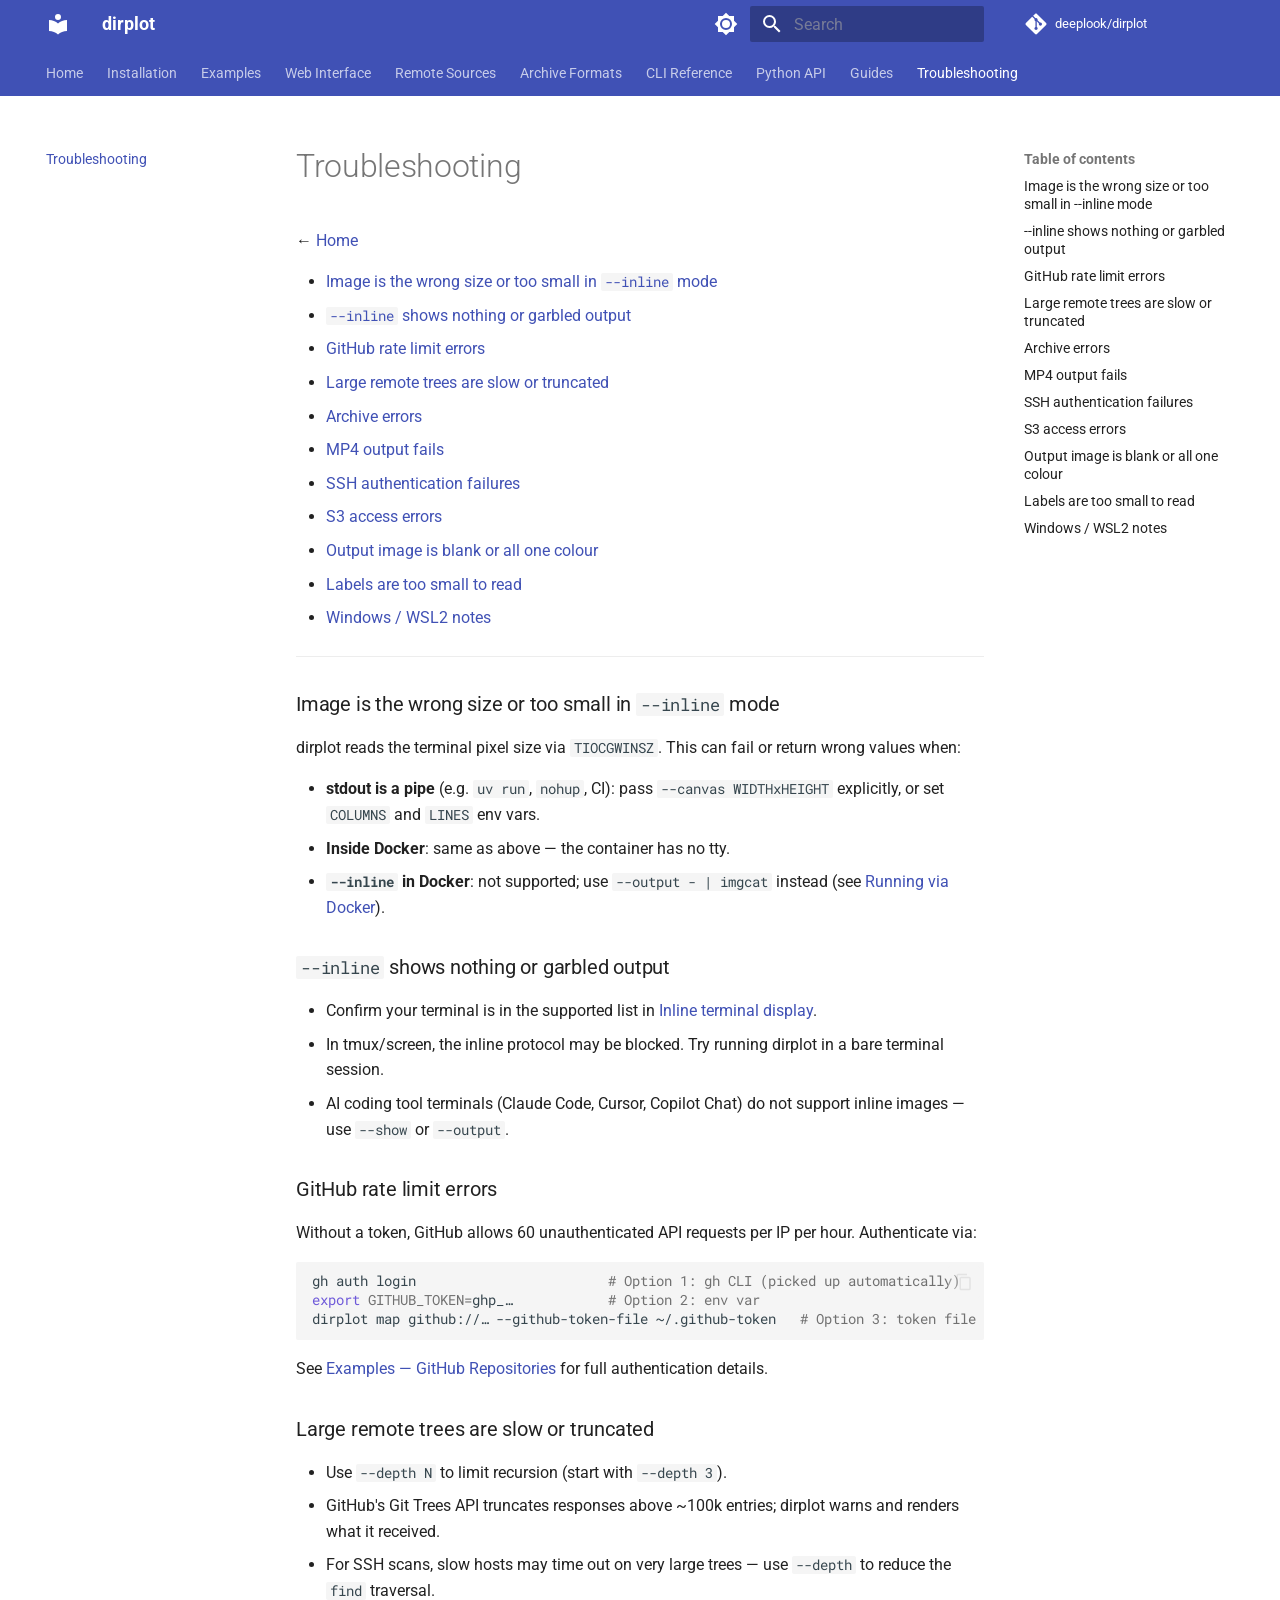
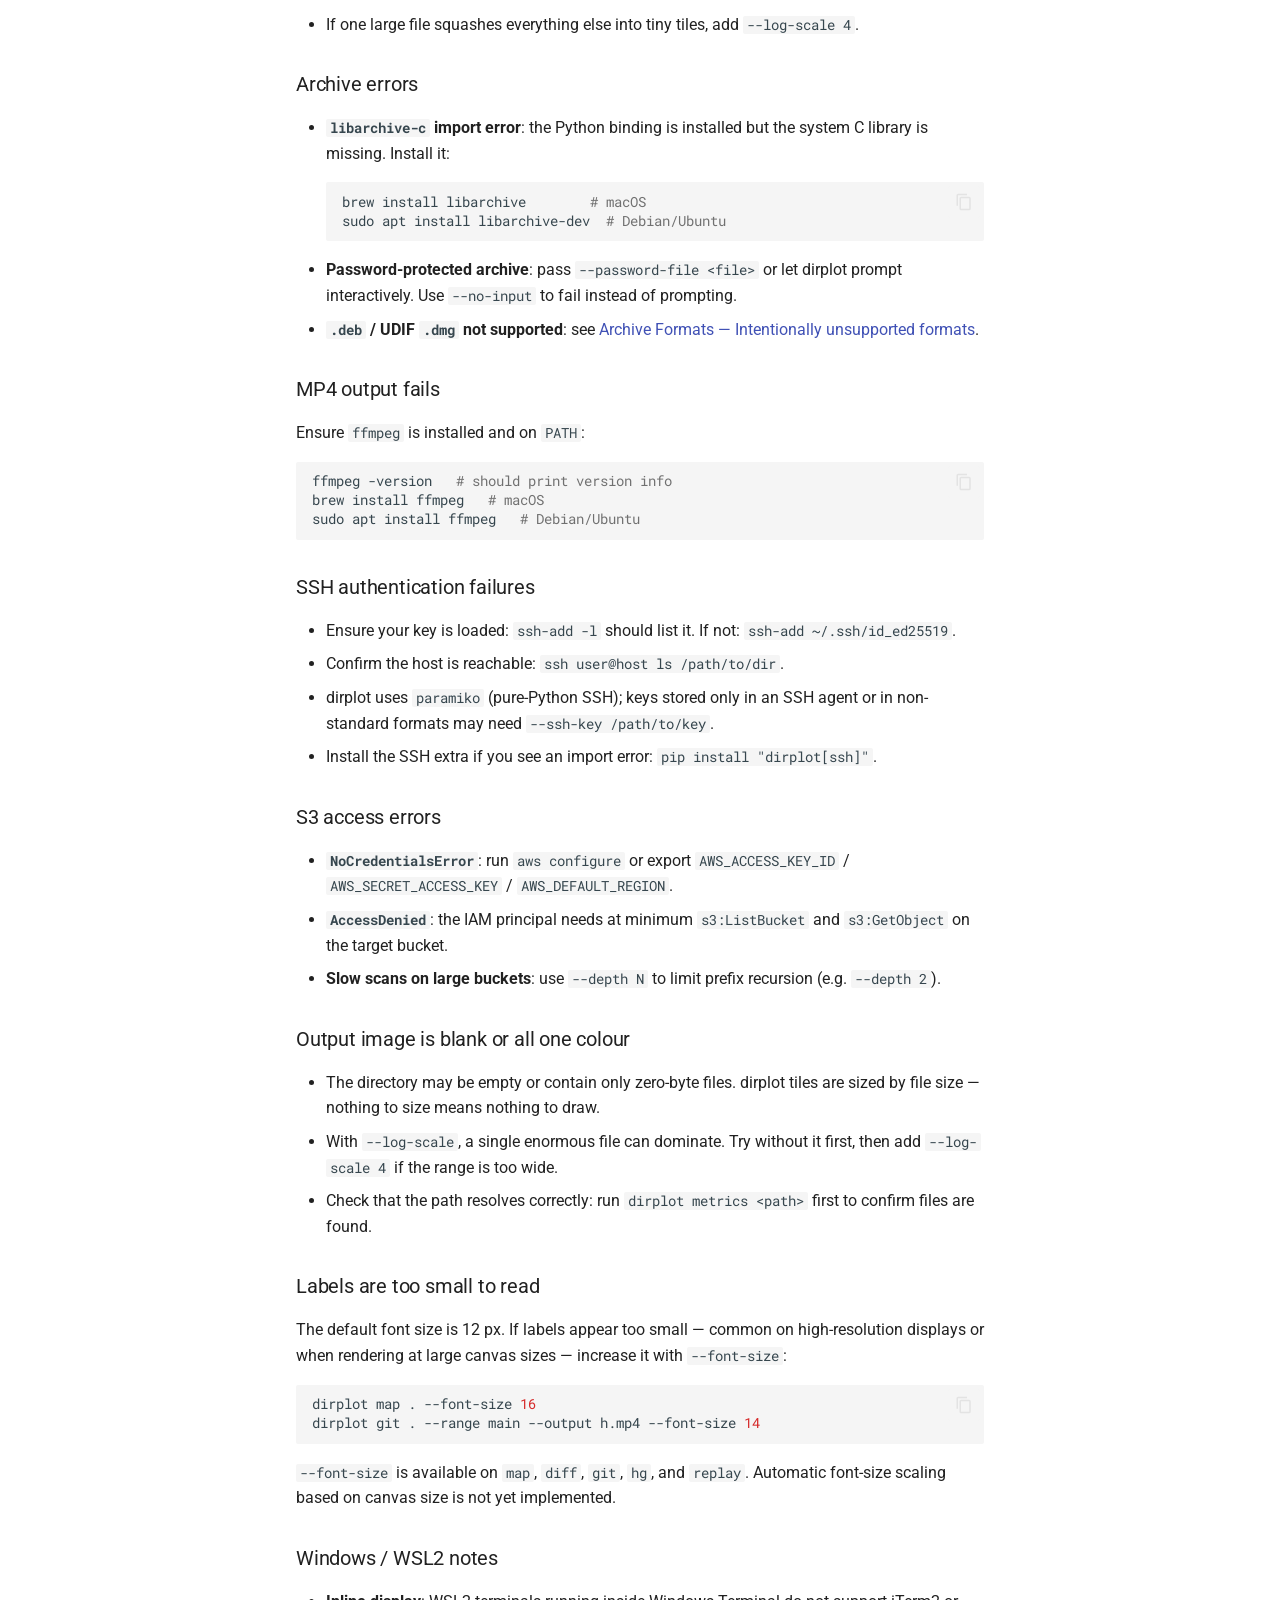
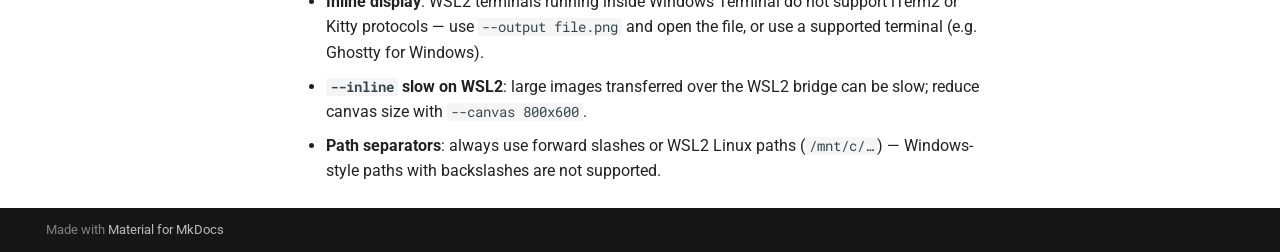
<file: troubleshooting/index.html>
<!doctype html>
<html lang="en" class="no-js">
  <head>
    
      <meta charset="utf-8">
      <meta name="viewport" content="width=device-width,initial-scale=1">
      
        <meta name="description" content="Nested treemap visualizations for directory trees and archives">
      
      
      
        <link rel="canonical" href="https://deeplook.github.io/dirplot/troubleshooting/">
      
      
        <link rel="prev" href="../guides/">
      
      
      
        
      
      
      <link rel="icon" href="../assets/images/favicon.png">
      <meta name="generator" content="mkdocs-1.6.1, mkdocs-material-9.7.7">
    
    
      
        <title>Troubleshooting - dirplot</title>
      
    
    
      <link rel="stylesheet" href="../assets/stylesheets/main.ec1eaa64.min.css">
      
        
        <link rel="stylesheet" href="../assets/stylesheets/palette.ab4e12ef.min.css">
      
      


    
    
      
    
    
      
        
        
        <link rel="preconnect" href="https://fonts.gstatic.com" crossorigin>
        <link rel="stylesheet" href="https://fonts.googleapis.com/css?family=Roboto:300,300i,400,400i,700,700i%7CRoboto+Mono:400,400i,700,700i&display=fallback">
        <style>:root{--md-text-font:"Roboto";--md-code-font:"Roboto Mono"}</style>
      
    
    
    <script>__md_scope=new URL("..",location),__md_hash=e=>[...e].reduce(((e,_)=>(e<<5)-e+_.charCodeAt(0)),0),__md_get=(e,_=localStorage,t=__md_scope)=>JSON.parse(_.getItem(t.pathname+"."+e)),__md_set=(e,_,t=localStorage,a=__md_scope)=>{try{t.setItem(a.pathname+"."+e,JSON.stringify(_))}catch(e){}}</script>
    
      

    
    
  </head>
  
  
    
    
      
    
    
    
    
    <body dir="ltr" data-md-color-scheme="default" data-md-color-primary="indigo" data-md-color-accent="indigo">
  
    
    <input class="md-toggle" data-md-toggle="drawer" type="checkbox" id="__drawer" autocomplete="off">
    <input class="md-toggle" data-md-toggle="search" type="checkbox" id="__search" autocomplete="off">
    <label class="md-overlay" for="__drawer"></label>
    <div data-md-component="skip">
      
        
        <a href="#troubleshooting" class="md-skip">
          Skip to content
        </a>
      
    </div>
    <div data-md-component="announce">
      
    </div>
    
    
      

<header class="md-header" data-md-component="header">
  <nav class="md-header__inner md-grid" aria-label="Header">
    <a href=".." title="dirplot" class="md-header__button md-logo" aria-label="dirplot" data-md-component="logo">
      
  
  <svg xmlns="http://www.w3.org/2000/svg" viewBox="0 0 24 24"><path d="M12 8a3 3 0 0 0 3-3 3 3 0 0 0-3-3 3 3 0 0 0-3 3 3 3 0 0 0 3 3m0 3.54C9.64 9.35 6.5 8 3 8v11c3.5 0 6.64 1.35 9 3.54 2.36-2.19 5.5-3.54 9-3.54V8c-3.5 0-6.64 1.35-9 3.54"/></svg>

    </a>
    <label class="md-header__button md-icon" for="__drawer">
      
      <svg xmlns="http://www.w3.org/2000/svg" viewBox="0 0 24 24"><path d="M3 6h18v2H3zm0 5h18v2H3zm0 5h18v2H3z"/></svg>
    </label>
    <div class="md-header__title" data-md-component="header-title">
      <div class="md-header__ellipsis">
        <div class="md-header__topic">
          <span class="md-ellipsis">
            dirplot
          </span>
        </div>
        <div class="md-header__topic" data-md-component="header-topic">
          <span class="md-ellipsis">
            
              Troubleshooting
            
          </span>
        </div>
      </div>
    </div>
    
      
        <form class="md-header__option" data-md-component="palette">
  
    
    
    
    <input class="md-option" data-md-color-media="" data-md-color-scheme="default" data-md-color-primary="indigo" data-md-color-accent="indigo"  aria-label="Switch to dark mode"  type="radio" name="__palette" id="__palette_0">
    
      <label class="md-header__button md-icon" title="Switch to dark mode" for="__palette_1" hidden>
        <svg xmlns="http://www.w3.org/2000/svg" viewBox="0 0 24 24"><path d="M12 8a4 4 0 0 0-4 4 4 4 0 0 0 4 4 4 4 0 0 0 4-4 4 4 0 0 0-4-4m0 10a6 6 0 0 1-6-6 6 6 0 0 1 6-6 6 6 0 0 1 6 6 6 6 0 0 1-6 6m8-9.31V4h-4.69L12 .69 8.69 4H4v4.69L.69 12 4 15.31V20h4.69L12 23.31 15.31 20H20v-4.69L23.31 12z"/></svg>
      </label>
    
  
    
    
    
    <input class="md-option" data-md-color-media="" data-md-color-scheme="slate" data-md-color-primary="indigo" data-md-color-accent="indigo"  aria-label="Switch to light mode"  type="radio" name="__palette" id="__palette_1">
    
      <label class="md-header__button md-icon" title="Switch to light mode" for="__palette_0" hidden>
        <svg xmlns="http://www.w3.org/2000/svg" viewBox="0 0 24 24"><path d="M12 18c-.89 0-1.74-.2-2.5-.55C11.56 16.5 13 14.42 13 12s-1.44-4.5-3.5-5.45C10.26 6.2 11.11 6 12 6a6 6 0 0 1 6 6 6 6 0 0 1-6 6m8-9.31V4h-4.69L12 .69 8.69 4H4v4.69L.69 12 4 15.31V20h4.69L12 23.31 15.31 20H20v-4.69L23.31 12z"/></svg>
      </label>
    
  
</form>
      
    
    
      <script>var palette=__md_get("__palette");if(palette&&palette.color){if("(prefers-color-scheme)"===palette.color.media){var media=matchMedia("(prefers-color-scheme: light)"),input=document.querySelector(media.matches?"[data-md-color-media='(prefers-color-scheme: light)']":"[data-md-color-media='(prefers-color-scheme: dark)']");palette.color.media=input.getAttribute("data-md-color-media"),palette.color.scheme=input.getAttribute("data-md-color-scheme"),palette.color.primary=input.getAttribute("data-md-color-primary"),palette.color.accent=input.getAttribute("data-md-color-accent")}for(var[key,value]of Object.entries(palette.color))document.body.setAttribute("data-md-color-"+key,value)}</script>
    
    
    
      
      
        <label class="md-header__button md-icon" for="__search">
          
          <svg xmlns="http://www.w3.org/2000/svg" viewBox="0 0 24 24"><path d="M9.5 3A6.5 6.5 0 0 1 16 9.5c0 1.61-.59 3.09-1.56 4.23l.27.27h.79l5 5-1.5 1.5-5-5v-.79l-.27-.27A6.52 6.52 0 0 1 9.5 16 6.5 6.5 0 0 1 3 9.5 6.5 6.5 0 0 1 9.5 3m0 2C7 5 5 7 5 9.5S7 14 9.5 14 14 12 14 9.5 12 5 9.5 5"/></svg>
        </label>
        <div class="md-search" data-md-component="search" role="dialog">
  <label class="md-search__overlay" for="__search"></label>
  <div class="md-search__inner" role="search">
    <form class="md-search__form" name="search">
      <input type="text" class="md-search__input" name="query" aria-label="Search" placeholder="Search" autocapitalize="off" autocorrect="off" autocomplete="off" spellcheck="false" data-md-component="search-query" required>
      <label class="md-search__icon md-icon" for="__search">
        
        <svg xmlns="http://www.w3.org/2000/svg" viewBox="0 0 24 24"><path d="M9.5 3A6.5 6.5 0 0 1 16 9.5c0 1.61-.59 3.09-1.56 4.23l.27.27h.79l5 5-1.5 1.5-5-5v-.79l-.27-.27A6.52 6.52 0 0 1 9.5 16 6.5 6.5 0 0 1 3 9.5 6.5 6.5 0 0 1 9.5 3m0 2C7 5 5 7 5 9.5S7 14 9.5 14 14 12 14 9.5 12 5 9.5 5"/></svg>
        
        <svg xmlns="http://www.w3.org/2000/svg" viewBox="0 0 24 24"><path d="M20 11v2H8l5.5 5.5-1.42 1.42L4.16 12l7.92-7.92L13.5 5.5 8 11z"/></svg>
      </label>
      <nav class="md-search__options" aria-label="Search">
        
        <button type="reset" class="md-search__icon md-icon" title="Clear" aria-label="Clear" tabindex="-1">
          
          <svg xmlns="http://www.w3.org/2000/svg" viewBox="0 0 24 24"><path d="M19 6.41 17.59 5 12 10.59 6.41 5 5 6.41 10.59 12 5 17.59 6.41 19 12 13.41 17.59 19 19 17.59 13.41 12z"/></svg>
        </button>
      </nav>
      
        <div class="md-search__suggest" data-md-component="search-suggest"></div>
      
    </form>
    <div class="md-search__output">
      <div class="md-search__scrollwrap" tabindex="0" data-md-scrollfix>
        <div class="md-search-result" data-md-component="search-result">
          <div class="md-search-result__meta">
            Initializing search
          </div>
          <ol class="md-search-result__list" role="presentation"></ol>
        </div>
      </div>
    </div>
  </div>
</div>
      
    
    
      <div class="md-header__source">
        <a href="https://github.com/deeplook/dirplot" title="Go to repository" class="md-source" data-md-component="source">
  <div class="md-source__icon md-icon">
    
    <svg xmlns="http://www.w3.org/2000/svg" viewBox="0 0 448 512"><!--! Font Awesome Free 7.1.0 by @fontawesome - https://fontawesome.com License - https://fontawesome.com/license/free (Icons: CC BY 4.0, Fonts: SIL OFL 1.1, Code: MIT License) Copyright 2025 Fonticons, Inc.--><path d="M439.6 236.1 244 40.5c-5.4-5.5-12.8-8.5-20.4-8.5s-15 3-20.4 8.4L162.5 81l51.5 51.5c27.1-9.1 52.7 16.8 43.4 43.7l49.7 49.7c34.2-11.8 61.2 31 35.5 56.7-26.5 26.5-70.2-2.9-56-37.3L240.3 199v121.9c25.3 12.5 22.3 41.8 9.1 55-6.4 6.4-15.2 10.1-24.3 10.1s-17.8-3.6-24.3-10.1c-17.6-17.6-11.1-46.9 11.2-56v-123c-20.8-8.5-24.6-30.7-18.6-45L142.6 101 8.5 235.1C3 240.6 0 247.9 0 255.5s3 15 8.5 20.4l195.6 195.7c5.4 5.4 12.7 8.4 20.4 8.4s15-3 20.4-8.4l194.7-194.7c5.4-5.4 8.4-12.8 8.4-20.4s-3-15-8.4-20.4"/></svg>
  </div>
  <div class="md-source__repository">
    deeplook/dirplot
  </div>
</a>
      </div>
    
  </nav>
  
</header>
    
    <div class="md-container" data-md-component="container">
      
      
        
          
            
<nav class="md-tabs" aria-label="Tabs" data-md-component="tabs">
  <div class="md-grid">
    <ul class="md-tabs__list">
      
        
  
  
  
  
    <li class="md-tabs__item">
      <a href=".." class="md-tabs__link">
        
  
  
    
  
  Home

      </a>
    </li>
  

      
        
  
  
  
  
    <li class="md-tabs__item">
      <a href="../installation/" class="md-tabs__link">
        
  
  
    
  
  Installation

      </a>
    </li>
  

      
        
  
  
  
  
    <li class="md-tabs__item">
      <a href="../examples/" class="md-tabs__link">
        
  
  
    
  
  Examples

      </a>
    </li>
  

      
        
  
  
  
  
    <li class="md-tabs__item">
      <a href="../serve/" class="md-tabs__link">
        
  
  
    
  
  Web Interface

      </a>
    </li>
  

      
        
  
  
  
  
    <li class="md-tabs__item">
      <a href="../remote-sources/" class="md-tabs__link">
        
  
  
    
  
  Remote Sources

      </a>
    </li>
  

      
        
  
  
  
  
    <li class="md-tabs__item">
      <a href="../archives/" class="md-tabs__link">
        
  
  
    
  
  Archive Formats

      </a>
    </li>
  

      
        
  
  
  
  
    <li class="md-tabs__item">
      <a href="../cli/" class="md-tabs__link">
        
  
  
    
  
  CLI Reference

      </a>
    </li>
  

      
        
  
  
  
  
    <li class="md-tabs__item">
      <a href="../api/" class="md-tabs__link">
        
  
  
    
  
  Python API

      </a>
    </li>
  

      
        
  
  
  
  
    <li class="md-tabs__item">
      <a href="../guides/" class="md-tabs__link">
        
  
  
    
  
  Guides

      </a>
    </li>
  

      
        
  
  
  
    
  
  
    <li class="md-tabs__item md-tabs__item--active">
      <a href="./" class="md-tabs__link">
        
  
  
    
  
  Troubleshooting

      </a>
    </li>
  

      
    </ul>
  </div>
</nav>
          
        
      
      <main class="md-main" data-md-component="main">
        <div class="md-main__inner md-grid">
          
            
              
              <div class="md-sidebar md-sidebar--primary" data-md-component="sidebar" data-md-type="navigation" >
                <div class="md-sidebar__scrollwrap">
                  <div class="md-sidebar__inner">
                    


  


<nav class="md-nav md-nav--primary md-nav--lifted" aria-label="Navigation" data-md-level="0">
  <label class="md-nav__title" for="__drawer">
    <a href=".." title="dirplot" class="md-nav__button md-logo" aria-label="dirplot" data-md-component="logo">
      
  
  <svg xmlns="http://www.w3.org/2000/svg" viewBox="0 0 24 24"><path d="M12 8a3 3 0 0 0 3-3 3 3 0 0 0-3-3 3 3 0 0 0-3 3 3 3 0 0 0 3 3m0 3.54C9.64 9.35 6.5 8 3 8v11c3.5 0 6.64 1.35 9 3.54 2.36-2.19 5.5-3.54 9-3.54V8c-3.5 0-6.64 1.35-9 3.54"/></svg>

    </a>
    dirplot
  </label>
  
    <div class="md-nav__source">
      <a href="https://github.com/deeplook/dirplot" title="Go to repository" class="md-source" data-md-component="source">
  <div class="md-source__icon md-icon">
    
    <svg xmlns="http://www.w3.org/2000/svg" viewBox="0 0 448 512"><!--! Font Awesome Free 7.1.0 by @fontawesome - https://fontawesome.com License - https://fontawesome.com/license/free (Icons: CC BY 4.0, Fonts: SIL OFL 1.1, Code: MIT License) Copyright 2025 Fonticons, Inc.--><path d="M439.6 236.1 244 40.5c-5.4-5.5-12.8-8.5-20.4-8.5s-15 3-20.4 8.4L162.5 81l51.5 51.5c27.1-9.1 52.7 16.8 43.4 43.7l49.7 49.7c34.2-11.8 61.2 31 35.5 56.7-26.5 26.5-70.2-2.9-56-37.3L240.3 199v121.9c25.3 12.5 22.3 41.8 9.1 55-6.4 6.4-15.2 10.1-24.3 10.1s-17.8-3.6-24.3-10.1c-17.6-17.6-11.1-46.9 11.2-56v-123c-20.8-8.5-24.6-30.7-18.6-45L142.6 101 8.5 235.1C3 240.6 0 247.9 0 255.5s3 15 8.5 20.4l195.6 195.7c5.4 5.4 12.7 8.4 20.4 8.4s15-3 20.4-8.4l194.7-194.7c5.4-5.4 8.4-12.8 8.4-20.4s-3-15-8.4-20.4"/></svg>
  </div>
  <div class="md-source__repository">
    deeplook/dirplot
  </div>
</a>
    </div>
  
  <ul class="md-nav__list" data-md-scrollfix>
    
      
      
  
  
  
  
    <li class="md-nav__item">
      <a href=".." class="md-nav__link">
        
  
  
  <span class="md-ellipsis">
    
  
    Home
  

    
  </span>
  
  

      </a>
    </li>
  

    
      
      
  
  
  
  
    <li class="md-nav__item">
      <a href="../installation/" class="md-nav__link">
        
  
  
  <span class="md-ellipsis">
    
  
    Installation
  

    
  </span>
  
  

      </a>
    </li>
  

    
      
      
  
  
  
  
    <li class="md-nav__item">
      <a href="../examples/" class="md-nav__link">
        
  
  
  <span class="md-ellipsis">
    
  
    Examples
  

    
  </span>
  
  

      </a>
    </li>
  

    
      
      
  
  
  
  
    <li class="md-nav__item">
      <a href="../serve/" class="md-nav__link">
        
  
  
  <span class="md-ellipsis">
    
  
    Web Interface
  

    
  </span>
  
  

      </a>
    </li>
  

    
      
      
  
  
  
  
    <li class="md-nav__item">
      <a href="../remote-sources/" class="md-nav__link">
        
  
  
  <span class="md-ellipsis">
    
  
    Remote Sources
  

    
  </span>
  
  

      </a>
    </li>
  

    
      
      
  
  
  
  
    <li class="md-nav__item">
      <a href="../archives/" class="md-nav__link">
        
  
  
  <span class="md-ellipsis">
    
  
    Archive Formats
  

    
  </span>
  
  

      </a>
    </li>
  

    
      
      
  
  
  
  
    <li class="md-nav__item">
      <a href="../cli/" class="md-nav__link">
        
  
  
  <span class="md-ellipsis">
    
  
    CLI Reference
  

    
  </span>
  
  

      </a>
    </li>
  

    
      
      
  
  
  
  
    <li class="md-nav__item">
      <a href="../api/" class="md-nav__link">
        
  
  
  <span class="md-ellipsis">
    
  
    Python API
  

    
  </span>
  
  

      </a>
    </li>
  

    
      
      
  
  
  
  
    <li class="md-nav__item">
      <a href="../guides/" class="md-nav__link">
        
  
  
  <span class="md-ellipsis">
    
  
    Guides
  

    
  </span>
  
  

      </a>
    </li>
  

    
      
      
  
  
    
  
  
  
    <li class="md-nav__item md-nav__item--active">
      
      <input class="md-nav__toggle md-toggle" type="checkbox" id="__toc">
      
      
        
      
      
        <label class="md-nav__link md-nav__link--active" for="__toc">
          
  
  
  <span class="md-ellipsis">
    
  
    Troubleshooting
  

    
  </span>
  
  

          <span class="md-nav__icon md-icon"></span>
        </label>
      
      <a href="./" class="md-nav__link md-nav__link--active">
        
  
  
  <span class="md-ellipsis">
    
  
    Troubleshooting
  

    
  </span>
  
  

      </a>
      
        

<nav class="md-nav md-nav--secondary" aria-label="Table of contents">
  
  
  
    
  
  
    <label class="md-nav__title" for="__toc">
      <span class="md-nav__icon md-icon"></span>
      Table of contents
    </label>
    <ul class="md-nav__list" data-md-component="toc" data-md-scrollfix>
      
        <li class="md-nav__item">
  <a href="#image-is-the-wrong-size-or-too-small-in-inline-mode" class="md-nav__link">
    <span class="md-ellipsis">
      
        Image is the wrong size or too small in --inline mode
      
    </span>
  </a>
  
</li>
      
        <li class="md-nav__item">
  <a href="#-inline-shows-nothing-or-garbled-output" class="md-nav__link">
    <span class="md-ellipsis">
      
        --inline shows nothing or garbled output
      
    </span>
  </a>
  
</li>
      
        <li class="md-nav__item">
  <a href="#github-rate-limit-errors" class="md-nav__link">
    <span class="md-ellipsis">
      
        GitHub rate limit errors
      
    </span>
  </a>
  
</li>
      
        <li class="md-nav__item">
  <a href="#large-remote-trees-are-slow-or-truncated" class="md-nav__link">
    <span class="md-ellipsis">
      
        Large remote trees are slow or truncated
      
    </span>
  </a>
  
</li>
      
        <li class="md-nav__item">
  <a href="#archive-errors" class="md-nav__link">
    <span class="md-ellipsis">
      
        Archive errors
      
    </span>
  </a>
  
</li>
      
        <li class="md-nav__item">
  <a href="#mp4-output-fails" class="md-nav__link">
    <span class="md-ellipsis">
      
        MP4 output fails
      
    </span>
  </a>
  
</li>
      
        <li class="md-nav__item">
  <a href="#ssh-authentication-failures" class="md-nav__link">
    <span class="md-ellipsis">
      
        SSH authentication failures
      
    </span>
  </a>
  
</li>
      
        <li class="md-nav__item">
  <a href="#s3-access-errors" class="md-nav__link">
    <span class="md-ellipsis">
      
        S3 access errors
      
    </span>
  </a>
  
</li>
      
        <li class="md-nav__item">
  <a href="#output-image-is-blank-or-all-one-colour" class="md-nav__link">
    <span class="md-ellipsis">
      
        Output image is blank or all one colour
      
    </span>
  </a>
  
</li>
      
        <li class="md-nav__item">
  <a href="#labels-are-too-small-to-read" class="md-nav__link">
    <span class="md-ellipsis">
      
        Labels are too small to read
      
    </span>
  </a>
  
</li>
      
        <li class="md-nav__item">
  <a href="#windows-wsl2-notes" class="md-nav__link">
    <span class="md-ellipsis">
      
        Windows / WSL2 notes
      
    </span>
  </a>
  
</li>
      
    </ul>
  
</nav>
      
    </li>
  

    
  </ul>
</nav>
                  </div>
                </div>
              </div>
            
            
              
              <div class="md-sidebar md-sidebar--secondary" data-md-component="sidebar" data-md-type="toc" >
                <div class="md-sidebar__scrollwrap">
                  <div class="md-sidebar__inner">
                    

<nav class="md-nav md-nav--secondary" aria-label="Table of contents">
  
  
  
    
  
  
    <label class="md-nav__title" for="__toc">
      <span class="md-nav__icon md-icon"></span>
      Table of contents
    </label>
    <ul class="md-nav__list" data-md-component="toc" data-md-scrollfix>
      
        <li class="md-nav__item">
  <a href="#image-is-the-wrong-size-or-too-small-in-inline-mode" class="md-nav__link">
    <span class="md-ellipsis">
      
        Image is the wrong size or too small in --inline mode
      
    </span>
  </a>
  
</li>
      
        <li class="md-nav__item">
  <a href="#-inline-shows-nothing-or-garbled-output" class="md-nav__link">
    <span class="md-ellipsis">
      
        --inline shows nothing or garbled output
      
    </span>
  </a>
  
</li>
      
        <li class="md-nav__item">
  <a href="#github-rate-limit-errors" class="md-nav__link">
    <span class="md-ellipsis">
      
        GitHub rate limit errors
      
    </span>
  </a>
  
</li>
      
        <li class="md-nav__item">
  <a href="#large-remote-trees-are-slow-or-truncated" class="md-nav__link">
    <span class="md-ellipsis">
      
        Large remote trees are slow or truncated
      
    </span>
  </a>
  
</li>
      
        <li class="md-nav__item">
  <a href="#archive-errors" class="md-nav__link">
    <span class="md-ellipsis">
      
        Archive errors
      
    </span>
  </a>
  
</li>
      
        <li class="md-nav__item">
  <a href="#mp4-output-fails" class="md-nav__link">
    <span class="md-ellipsis">
      
        MP4 output fails
      
    </span>
  </a>
  
</li>
      
        <li class="md-nav__item">
  <a href="#ssh-authentication-failures" class="md-nav__link">
    <span class="md-ellipsis">
      
        SSH authentication failures
      
    </span>
  </a>
  
</li>
      
        <li class="md-nav__item">
  <a href="#s3-access-errors" class="md-nav__link">
    <span class="md-ellipsis">
      
        S3 access errors
      
    </span>
  </a>
  
</li>
      
        <li class="md-nav__item">
  <a href="#output-image-is-blank-or-all-one-colour" class="md-nav__link">
    <span class="md-ellipsis">
      
        Output image is blank or all one colour
      
    </span>
  </a>
  
</li>
      
        <li class="md-nav__item">
  <a href="#labels-are-too-small-to-read" class="md-nav__link">
    <span class="md-ellipsis">
      
        Labels are too small to read
      
    </span>
  </a>
  
</li>
      
        <li class="md-nav__item">
  <a href="#windows-wsl2-notes" class="md-nav__link">
    <span class="md-ellipsis">
      
        Windows / WSL2 notes
      
    </span>
  </a>
  
</li>
      
    </ul>
  
</nav>
                  </div>
                </div>
              </div>
            
          
          
            <div class="md-content" data-md-component="content">
              
              <article class="md-content__inner md-typeset">
                
                  


  
  


<h1 id="troubleshooting">Troubleshooting<a class="headerlink" href="#troubleshooting" title="Permanent link">&para;</a></h1>
<p>← <a href="../">Home</a></p>
<ul>
<li><a href="#image-is-the-wrong-size-or-too-small-in---inline-mode">Image is the wrong size or too small in <code>--inline</code> mode</a></li>
<li><a href="#--inline-shows-nothing-or-garbled-output"><code>--inline</code> shows nothing or garbled output</a></li>
<li><a href="#github-rate-limit-errors">GitHub rate limit errors</a></li>
<li><a href="#large-remote-trees-are-slow-or-truncated">Large remote trees are slow or truncated</a></li>
<li><a href="#archive-errors">Archive errors</a></li>
<li><a href="#mp4-output-fails">MP4 output fails</a></li>
<li><a href="#ssh-authentication-failures">SSH authentication failures</a></li>
<li><a href="#s3-access-errors">S3 access errors</a></li>
<li><a href="#output-image-is-blank-or-all-one-colour">Output image is blank or all one colour</a></li>
<li><a href="#labels-are-too-small-to-read">Labels are too small to read</a></li>
<li><a href="#windows--wsl2-notes">Windows / WSL2 notes</a></li>
</ul>
<hr />
<h3 id="image-is-the-wrong-size-or-too-small-in-inline-mode">Image is the wrong size or too small in <code>--inline</code> mode<a class="headerlink" href="#image-is-the-wrong-size-or-too-small-in-inline-mode" title="Permanent link">&para;</a></h3>
<p>dirplot reads the terminal pixel size via <code>TIOCGWINSZ</code>. This can fail or return wrong values when:</p>
<ul>
<li><strong>stdout is a pipe</strong> (e.g. <code>uv run</code>, <code>nohup</code>, CI): pass <code>--canvas WIDTHxHEIGHT</code> explicitly, or set <code>COLUMNS</code> and <code>LINES</code> env vars.</li>
<li><strong>Inside Docker</strong>: same as above — the container has no tty.</li>
<li><strong><code>--inline</code> in Docker</strong>: not supported; use <code>--output - | imgcat</code> instead (see <a href="../guides/#running-dirplot-via-docker">Running via Docker</a>).</li>
</ul>
<h3 id="-inline-shows-nothing-or-garbled-output"><code>--inline</code> shows nothing or garbled output<a class="headerlink" href="#-inline-shows-nothing-or-garbled-output" title="Permanent link">&para;</a></h3>
<ul>
<li>Confirm your terminal is in the supported list in <a href="../guides/#inline-terminal-display">Inline terminal display</a>.</li>
<li>In tmux/screen, the inline protocol may be blocked. Try running dirplot in a bare terminal session.</li>
<li>AI coding tool terminals (Claude Code, Cursor, Copilot Chat) do not support inline images — use <code>--show</code> or <code>--output</code>.</li>
</ul>
<h3 id="github-rate-limit-errors">GitHub rate limit errors<a class="headerlink" href="#github-rate-limit-errors" title="Permanent link">&para;</a></h3>
<p>Without a token, GitHub allows 60 unauthenticated API requests per IP per hour. Authenticate via:</p>
<div class="highlight"><pre><span></span><code><a id="__codelineno-0-1" name="__codelineno-0-1" href="#__codelineno-0-1"></a>gh<span class="w"> </span>auth<span class="w"> </span>login<span class="w">                        </span><span class="c1"># Option 1: gh CLI (picked up automatically)</span>
<a id="__codelineno-0-2" name="__codelineno-0-2" href="#__codelineno-0-2"></a><span class="nb">export</span><span class="w"> </span><span class="nv">GITHUB_TOKEN</span><span class="o">=</span>ghp_…<span class="w">            </span><span class="c1"># Option 2: env var</span>
<a id="__codelineno-0-3" name="__codelineno-0-3" href="#__codelineno-0-3"></a>dirplot<span class="w"> </span>map<span class="w"> </span>github://…<span class="w"> </span>--github-token-file<span class="w"> </span>~/.github-token<span class="w">   </span><span class="c1"># Option 3: token file</span>
</code></pre></div>
<p>See <a href="../remote-sources/#github-repositories">Examples — GitHub Repositories</a> for full authentication details.</p>
<h3 id="large-remote-trees-are-slow-or-truncated">Large remote trees are slow or truncated<a class="headerlink" href="#large-remote-trees-are-slow-or-truncated" title="Permanent link">&para;</a></h3>
<ul>
<li>Use <code>--depth N</code> to limit recursion (start with <code>--depth 3</code>).</li>
<li>GitHub's Git Trees API truncates responses above ~100k entries; dirplot warns and renders what it received.</li>
<li>For SSH scans, slow hosts may time out on very large trees — use <code>--depth</code> to reduce the <code>find</code> traversal.</li>
<li>If one large file squashes everything else into tiny tiles, add <code>--log-scale 4</code>.</li>
</ul>
<h3 id="archive-errors">Archive errors<a class="headerlink" href="#archive-errors" title="Permanent link">&para;</a></h3>
<ul>
<li><strong><code>libarchive-c</code> import error</strong>: the Python binding is installed but the system C library is missing. Install it:
  <div class="highlight"><pre><span></span><code><a id="__codelineno-1-1" name="__codelineno-1-1" href="#__codelineno-1-1"></a>brew<span class="w"> </span>install<span class="w"> </span>libarchive<span class="w">        </span><span class="c1"># macOS</span>
<a id="__codelineno-1-2" name="__codelineno-1-2" href="#__codelineno-1-2"></a>sudo<span class="w"> </span>apt<span class="w"> </span>install<span class="w"> </span>libarchive-dev<span class="w">  </span><span class="c1"># Debian/Ubuntu</span>
</code></pre></div></li>
<li><strong>Password-protected archive</strong>: pass <code>--password-file &lt;file&gt;</code> or let dirplot prompt interactively. Use <code>--no-input</code> to fail instead of prompting.</li>
<li><strong><code>.deb</code> / UDIF <code>.dmg</code> not supported</strong>: see <a href="../archives/#intentionally-unsupported-formats">Archive Formats — Intentionally unsupported formats</a>.</li>
</ul>
<h3 id="mp4-output-fails">MP4 output fails<a class="headerlink" href="#mp4-output-fails" title="Permanent link">&para;</a></h3>
<p>Ensure <code>ffmpeg</code> is installed and on <code>PATH</code>:</p>
<div class="highlight"><pre><span></span><code><a id="__codelineno-2-1" name="__codelineno-2-1" href="#__codelineno-2-1"></a>ffmpeg<span class="w"> </span>-version<span class="w">   </span><span class="c1"># should print version info</span>
<a id="__codelineno-2-2" name="__codelineno-2-2" href="#__codelineno-2-2"></a>brew<span class="w"> </span>install<span class="w"> </span>ffmpeg<span class="w">   </span><span class="c1"># macOS</span>
<a id="__codelineno-2-3" name="__codelineno-2-3" href="#__codelineno-2-3"></a>sudo<span class="w"> </span>apt<span class="w"> </span>install<span class="w"> </span>ffmpeg<span class="w">   </span><span class="c1"># Debian/Ubuntu</span>
</code></pre></div>
<h3 id="ssh-authentication-failures">SSH authentication failures<a class="headerlink" href="#ssh-authentication-failures" title="Permanent link">&para;</a></h3>
<ul>
<li>Ensure your key is loaded: <code>ssh-add -l</code> should list it. If not: <code>ssh-add ~/.ssh/id_ed25519</code>.</li>
<li>Confirm the host is reachable: <code>ssh user@host ls /path/to/dir</code>.</li>
<li>dirplot uses <code>paramiko</code> (pure-Python SSH); keys stored only in an SSH agent or in non-standard formats may need <code>--ssh-key /path/to/key</code>.</li>
<li>Install the SSH extra if you see an import error: <code>pip install "dirplot[ssh]"</code>.</li>
</ul>
<h3 id="s3-access-errors">S3 access errors<a class="headerlink" href="#s3-access-errors" title="Permanent link">&para;</a></h3>
<ul>
<li><strong><code>NoCredentialsError</code></strong>: run <code>aws configure</code> or export <code>AWS_ACCESS_KEY_ID</code> / <code>AWS_SECRET_ACCESS_KEY</code> / <code>AWS_DEFAULT_REGION</code>.</li>
<li><strong><code>AccessDenied</code></strong>: the IAM principal needs at minimum <code>s3:ListBucket</code> and <code>s3:GetObject</code> on the target bucket.</li>
<li><strong>Slow scans on large buckets</strong>: use <code>--depth N</code> to limit prefix recursion (e.g. <code>--depth 2</code>).</li>
</ul>
<h3 id="output-image-is-blank-or-all-one-colour">Output image is blank or all one colour<a class="headerlink" href="#output-image-is-blank-or-all-one-colour" title="Permanent link">&para;</a></h3>
<ul>
<li>The directory may be empty or contain only zero-byte files. dirplot tiles are sized by file size — nothing to size means nothing to draw.</li>
<li>With <code>--log-scale</code>, a single enormous file can dominate. Try without it first, then add <code>--log-scale 4</code> if the range is too wide.</li>
<li>Check that the path resolves correctly: run <code>dirplot metrics &lt;path&gt;</code> first to confirm files are found.</li>
</ul>
<h3 id="labels-are-too-small-to-read">Labels are too small to read<a class="headerlink" href="#labels-are-too-small-to-read" title="Permanent link">&para;</a></h3>
<p>The default font size is 12 px. If labels appear too small — common on high-resolution displays or when rendering at large canvas sizes — increase it with <code>--font-size</code>:</p>
<div class="highlight"><pre><span></span><code><a id="__codelineno-3-1" name="__codelineno-3-1" href="#__codelineno-3-1"></a>dirplot<span class="w"> </span>map<span class="w"> </span>.<span class="w"> </span>--font-size<span class="w"> </span><span class="m">16</span>
<a id="__codelineno-3-2" name="__codelineno-3-2" href="#__codelineno-3-2"></a>dirplot<span class="w"> </span>git<span class="w"> </span>.<span class="w"> </span>--range<span class="w"> </span>main<span class="w"> </span>--output<span class="w"> </span>h.mp4<span class="w"> </span>--font-size<span class="w"> </span><span class="m">14</span>
</code></pre></div>
<p><code>--font-size</code> is available on <code>map</code>, <code>diff</code>, <code>git</code>, <code>hg</code>, and <code>replay</code>. Automatic font-size scaling based on canvas size is not yet implemented.</p>
<h3 id="windows-wsl2-notes">Windows / WSL2 notes<a class="headerlink" href="#windows-wsl2-notes" title="Permanent link">&para;</a></h3>
<ul>
<li><strong>Inline display</strong>: WSL2 terminals running inside Windows Terminal do not support iTerm2 or Kitty protocols — use <code>--output file.png</code> and open the file, or use a supported terminal (e.g. Ghostty for Windows).</li>
<li><strong><code>--inline</code> slow on WSL2</strong>: large images transferred over the WSL2 bridge can be slow; reduce canvas size with <code>--canvas 800x600</code>.</li>
<li><strong>Path separators</strong>: always use forward slashes or WSL2 Linux paths (<code>/mnt/c/…</code>) — Windows-style paths with backslashes are not supported.</li>
</ul>












                
              </article>
            </div>
          
          
<script>var target=document.getElementById(location.hash.slice(1));target&&target.name&&(target.checked=target.name.startsWith("__tabbed_"))</script>
        </div>
        
          <button type="button" class="md-top md-icon" data-md-component="top" hidden>
  
  <svg xmlns="http://www.w3.org/2000/svg" viewBox="0 0 24 24"><path d="M13 20h-2V8l-5.5 5.5-1.42-1.42L12 4.16l7.92 7.92-1.42 1.42L13 8z"/></svg>
  Back to top
</button>
        
      </main>
      
        <footer class="md-footer">
  
  <div class="md-footer-meta md-typeset">
    <div class="md-footer-meta__inner md-grid">
      <div class="md-copyright">
  
  
    Made with
    <a href="https://squidfunk.github.io/mkdocs-material/" target="_blank" rel="noopener">
      Material for MkDocs
    </a>
  
</div>
      
    </div>
  </div>
</footer>
      
    </div>
    <div class="md-dialog" data-md-component="dialog">
      <div class="md-dialog__inner md-typeset"></div>
    </div>
    
    
    
      
      
      <script id="__config" type="application/json">{"annotate": null, "base": "..", "features": ["navigation.tabs", "navigation.sections", "navigation.top", "navigation.indexes", "search.highlight", "search.suggest", "content.code.copy"], "search": "../assets/javascripts/workers/search.2c215733.min.js", "tags": null, "translations": {"clipboard.copied": "Copied to clipboard", "clipboard.copy": "Copy to clipboard", "search.result.more.one": "1 more on this page", "search.result.more.other": "# more on this page", "search.result.none": "No matching documents", "search.result.one": "1 matching document", "search.result.other": "# matching documents", "search.result.placeholder": "Type to start searching", "search.result.term.missing": "Missing", "select.version": "Select version"}, "version": null}</script>
    
    
      <script src="../assets/javascripts/bundle.d7400e89.min.js"></script>
      
    
  </body>
</html>
</file>
<file: assets/stylesheets/main.ec1eaa64.min.css>
@charset "UTF-8";html{-webkit-text-size-adjust:none;-moz-text-size-adjust:none;text-size-adjust:none;box-sizing:border-box}*,:after,:before{box-sizing:inherit}@media (prefers-reduced-motion){*,:after,:before{transition:none!important}}body{margin:0}a,button,input,label{-webkit-tap-highlight-color:transparent}a{color:inherit;text-decoration:none}hr{border:0;box-sizing:initial;display:block;height:.05rem;overflow:visible;padding:0}small{font-size:80%}sub,sup{line-height:1em}img{border-style:none}table{border-collapse:initial;border-spacing:0}td,th{font-weight:400;vertical-align:top}button{background:#0000;border:0;font-family:inherit;font-size:inherit;margin:0;padding:0}input{border:0;outline:none}:root{--md-primary-fg-color:#4051b5;--md-primary-fg-color--light:#5d6cc0;--md-primary-fg-color--dark:#303fa1;--md-primary-bg-color:#fff;--md-primary-bg-color--light:#ffffffb3;--md-accent-fg-color:#526cfe;--md-accent-fg-color--transparent:#526cfe1a;--md-accent-bg-color:#fff;--md-accent-bg-color--light:#ffffffb3}[data-md-color-scheme=default]{color-scheme:light}[data-md-color-scheme=default] img[src$="#gh-dark-mode-only"],[data-md-color-scheme=default] img[src$="#only-dark"]{display:none}:root,[data-md-color-scheme=default]{--md-hue:225deg;--md-default-fg-color:#000000de;--md-default-fg-color--light:#0000008a;--md-default-fg-color--lighter:#00000052;--md-default-fg-color--lightest:#00000012;--md-default-bg-color:#fff;--md-default-bg-color--light:#ffffffb3;--md-default-bg-color--lighter:#ffffff4d;--md-default-bg-color--lightest:#ffffff1f;--md-code-fg-color:#36464e;--md-code-bg-color:#f5f5f5;--md-code-bg-color--light:#f5f5f5b3;--md-code-bg-color--lighter:#f5f5f54d;--md-code-hl-color:#4287ff;--md-code-hl-color--light:#4287ff1a;--md-code-hl-number-color:#d52a2a;--md-code-hl-special-color:#db1457;--md-code-hl-function-color:#a846b9;--md-code-hl-constant-color:#6e59d9;--md-code-hl-keyword-color:#3f6ec6;--md-code-hl-string-color:#1c7d4d;--md-code-hl-name-color:var(--md-code-fg-color);--md-code-hl-operator-color:var(--md-default-fg-color--light);--md-code-hl-punctuation-color:var(--md-default-fg-color--light);--md-code-hl-comment-color:var(--md-default-fg-color--light);--md-code-hl-generic-color:var(--md-default-fg-color--light);--md-code-hl-variable-color:var(--md-default-fg-color--light);--md-typeset-color:var(--md-default-fg-color);--md-typeset-a-color:var(--md-primary-fg-color);--md-typeset-del-color:#f5503d26;--md-typeset-ins-color:#0bd57026;--md-typeset-kbd-color:#fafafa;--md-typeset-kbd-accent-color:#fff;--md-typeset-kbd-border-color:#b8b8b8;--md-typeset-mark-color:#ffff0080;--md-typeset-table-color:#0000001f;--md-typeset-table-color--light:rgba(0,0,0,.035);--md-admonition-fg-color:var(--md-default-fg-color);--md-admonition-bg-color:var(--md-default-bg-color);--md-warning-fg-color:#000000de;--md-warning-bg-color:#ff9;--md-footer-fg-color:#fff;--md-footer-fg-color--light:#ffffffb3;--md-footer-fg-color--lighter:#ffffff73;--md-footer-bg-color:#000000de;--md-footer-bg-color--dark:#00000052;--md-shadow-z1:0 0.2rem 0.5rem #0000000d,0 0 0.05rem #0000001a;--md-shadow-z2:0 0.2rem 0.5rem #0000001a,0 0 0.05rem #00000040;--md-shadow-z3:0 0.2rem 0.5rem #0003,0 0 0.05rem #00000059}.md-icon svg{fill:currentcolor;display:block;height:1.2rem;width:1.2rem}body{-webkit-font-smoothing:antialiased;-moz-osx-font-smoothing:grayscale;--md-text-font-family:var(--md-text-font,_),-apple-system,BlinkMacSystemFont,Helvetica,Arial,sans-serif;--md-code-font-family:var(--md-code-font,_),SFMono-Regular,Consolas,Menlo,monospace}aside,body,input{font-feature-settings:"kern","liga";color:var(--md-typeset-color);font-family:var(--md-text-font-family)}code,kbd,pre{font-feature-settings:"kern";font-family:var(--md-code-font-family)}:root{--md-typeset-table-sort-icon:url('data:image/svg+xml;charset=utf-8,<svg xmlns="http://www.w3.org/2000/svg" viewBox="0 0 24 24"><path d="m18 21-4-4h3V7h-3l4-4 4 4h-3v10h3M2 19v-2h10v2M2 13v-2h7v2M2 7V5h4v2z"/></svg>');--md-typeset-table-sort-icon--asc:url('data:image/svg+xml;charset=utf-8,<svg xmlns="http://www.w3.org/2000/svg" viewBox="0 0 24 24"><path d="M19 17h3l-4 4-4-4h3V3h2M2 17h10v2H2M6 5v2H2V5m0 6h7v2H2z"/></svg>');--md-typeset-table-sort-icon--desc:url('data:image/svg+xml;charset=utf-8,<svg xmlns="http://www.w3.org/2000/svg" viewBox="0 0 24 24"><path d="M19 7h3l-4-4-4 4h3v14h2M2 17h10v2H2M6 5v2H2V5m0 6h7v2H2z"/></svg>')}.md-typeset{-webkit-print-color-adjust:exact;color-adjust:exact;font-size:.8rem;line-height:1.6;overflow-wrap:break-word}@media print{.md-typeset{font-size:.68rem}}.md-typeset blockquote,.md-typeset dl,.md-typeset figure,.md-typeset ol,.md-typeset pre,.md-typeset ul{margin-bottom:1em;margin-top:1em}.md-typeset h1{color:var(--md-default-fg-color--light);font-size:2em;line-height:1.3;margin:0 0 1.25em}.md-typeset h1,.md-typeset h2{font-weight:300;letter-spacing:-.01em}.md-typeset h2{font-size:1.5625em;line-height:1.4;margin:1.6em 0 .64em}.md-typeset h3{font-size:1.25em;font-weight:400;letter-spacing:-.01em;line-height:1.5;margin:1.6em 0 .8em}.md-typeset h2+h3{margin-top:.8em}.md-typeset h4{font-weight:700;letter-spacing:-.01em;margin:1em 0}.md-typeset h5,.md-typeset h6{color:var(--md-default-fg-color--light);font-size:.8em;font-weight:700;letter-spacing:-.01em;margin:1.25em 0}.md-typeset h5{text-transform:uppercase}.md-typeset h5 code{text-transform:none}.md-typeset hr{border-bottom:.05rem solid var(--md-default-fg-color--lightest);display:flow-root;margin:1.5em 0}.md-typeset a{color:var(--md-typeset-a-color);word-break:break-word}.md-typeset a,.md-typeset a:before{transition:color 125ms}.md-typeset a:focus,.md-typeset a:hover{color:var(--md-accent-fg-color)}.md-typeset a:focus code,.md-typeset a:hover code{background-color:var(--md-accent-fg-color--transparent);color:var(--md-accent-fg-color)}.md-typeset a code{color:var(--md-typeset-a-color)}.md-typeset a.focus-visible{outline-color:var(--md-accent-fg-color);outline-offset:.2rem}.md-typeset code,.md-typeset kbd,.md-typeset pre{color:var(--md-code-fg-color);direction:ltr;font-variant-ligatures:none;transition:background-color 125ms}@media print{.md-typeset code,.md-typeset kbd,.md-typeset pre{white-space:pre-wrap}}.md-typeset code{background-color:var(--md-code-bg-color);border-radius:.1rem;-webkit-box-decoration-break:clone;box-decoration-break:clone;font-size:.85em;padding:0 .2941176471em;transition:color 125ms,background-color 125ms;word-break:break-word}.md-typeset code:not(.focus-visible){-webkit-tap-highlight-color:transparent;outline:none}.md-typeset pre{display:flow-root;line-height:1.4;position:relative}.md-typeset pre>code{-webkit-box-decoration-break:slice;box-decoration-break:slice;box-shadow:none;display:block;margin:0;outline-color:var(--md-accent-fg-color);overflow:auto;padding:.7720588235em 1.1764705882em;scrollbar-color:var(--md-default-fg-color--lighter) #0000;scrollbar-width:thin;touch-action:auto;word-break:normal}.md-typeset pre>code:hover{scrollbar-color:var(--md-accent-fg-color) #0000}.md-typeset pre>code::-webkit-scrollbar{height:.2rem;width:.2rem}.md-typeset pre>code::-webkit-scrollbar-thumb{background-color:var(--md-default-fg-color--lighter)}.md-typeset pre>code::-webkit-scrollbar-thumb:hover{background-color:var(--md-accent-fg-color)}.md-typeset kbd{background-color:var(--md-typeset-kbd-color);border-radius:.1rem;box-shadow:0 .1rem 0 .05rem var(--md-typeset-kbd-border-color),0 .1rem 0 var(--md-typeset-kbd-border-color),0 -.1rem .2rem var(--md-typeset-kbd-accent-color) inset;color:var(--md-default-fg-color);display:inline-block;font-size:.75em;padding:0 .6666666667em;vertical-align:text-top;word-break:break-word}.md-typeset mark{background-color:var(--md-typeset-mark-color);-webkit-box-decoration-break:clone;box-decoration-break:clone;color:inherit;word-break:break-word}.md-typeset abbr{cursor:help;text-decoration:none}.md-typeset [data-preview],.md-typeset abbr{border-bottom:.05rem dotted var(--md-default-fg-color--light)}.md-typeset small{opacity:.75}[dir=ltr] .md-typeset sub,[dir=ltr] .md-typeset sup{margin-left:.078125em}[dir=rtl] .md-typeset sub,[dir=rtl] .md-typeset sup{margin-right:.078125em}[dir=ltr] .md-typeset blockquote{padding-left:.6rem}[dir=rtl] .md-typeset blockquote{padding-right:.6rem}[dir=ltr] .md-typeset blockquote{border-left:.2rem solid var(--md-default-fg-color--lighter)}[dir=rtl] .md-typeset blockquote{border-right:.2rem solid var(--md-default-fg-color--lighter)}.md-typeset blockquote{color:var(--md-default-fg-color--light);margin-left:0;margin-right:0}.md-typeset ul{list-style-type:disc}.md-typeset ul[type]{list-style-type:revert-layer}[dir=ltr] .md-typeset ol,[dir=ltr] .md-typeset ul{margin-left:.625em}[dir=rtl] .md-typeset ol,[dir=rtl] .md-typeset ul{margin-right:.625em}.md-typeset ol,.md-typeset ul{padding:0}.md-typeset ol:not([hidden]),.md-typeset ul:not([hidden]){display:flow-root}.md-typeset ol ol,.md-typeset ul ol{list-style-type:lower-alpha}.md-typeset ol ol ol,.md-typeset ul ol ol{list-style-type:lower-roman}.md-typeset ol ol ol ol,.md-typeset ul ol ol ol{list-style-type:upper-alpha}.md-typeset ol ol ol ol ol,.md-typeset ul ol ol ol ol{list-style-type:upper-roman}.md-typeset ol[type],.md-typeset ul[type]{list-style-type:revert-layer}[dir=ltr] .md-typeset ol li,[dir=ltr] .md-typeset ul li{margin-left:1.25em}[dir=rtl] .md-typeset ol li,[dir=rtl] .md-typeset ul li{margin-right:1.25em}.md-typeset ol li,.md-typeset ul li{margin-bottom:.5em}.md-typeset ol li blockquote,.md-typeset ol li p,.md-typeset ul li blockquote,.md-typeset ul li p{margin:.5em 0}.md-typeset ol li:last-child,.md-typeset ul li:last-child{margin-bottom:0}[dir=ltr] .md-typeset ol li ol,[dir=ltr] .md-typeset ol li ul,[dir=ltr] .md-typeset ul li ol,[dir=ltr] .md-typeset ul li ul{margin-left:.625em}[dir=rtl] .md-typeset ol li ol,[dir=rtl] .md-typeset ol li ul,[dir=rtl] .md-typeset ul li ol,[dir=rtl] .md-typeset ul li ul{margin-right:.625em}.md-typeset ol li ol,.md-typeset ol li ul,.md-typeset ul li ol,.md-typeset ul li ul{margin-bottom:.5em;margin-top:.5em}[dir=ltr] .md-typeset dd{margin-left:1.875em}[dir=rtl] .md-typeset dd{margin-right:1.875em}.md-typeset dd{margin-bottom:1.5em;margin-top:1em}.md-typeset img,.md-typeset svg,.md-typeset video{height:auto;max-width:100%}.md-typeset img[align=left]{margin:1em 1em 1em 0}.md-typeset img[align=right]{margin:1em 0 1em 1em}.md-typeset img[align]:only-child{margin-top:0}.md-typeset figure{display:flow-root;margin:1em auto;max-width:100%;text-align:center;width:fit-content}.md-typeset figure img{display:block;margin:0 auto}.md-typeset figcaption{font-style:italic;margin:1em auto;max-width:24rem}.md-typeset iframe{max-width:100%}.md-typeset table:not([class]){background-color:var(--md-default-bg-color);border:.05rem solid var(--md-typeset-table-color);border-radius:.1rem;display:inline-block;font-size:.64rem;max-width:100%;overflow:auto;touch-action:auto}@media print{.md-typeset table:not([class]){display:table}}.md-typeset table:not([class])+*{margin-top:1.5em}.md-typeset table:not([class]) td>:first-child,.md-typeset table:not([class]) th>:first-child{margin-top:0}.md-typeset table:not([class]) td>:last-child,.md-typeset table:not([class]) th>:last-child{margin-bottom:0}.md-typeset table:not([class]) td:not([align]),.md-typeset table:not([class]) th:not([align]){text-align:left}[dir=rtl] .md-typeset table:not([class]) td:not([align]),[dir=rtl] .md-typeset table:not([class]) th:not([align]){text-align:right}.md-typeset table:not([class]) th{font-weight:700;min-width:5rem;padding:.9375em 1.25em;vertical-align:top}.md-typeset table:not([class]) td{border-top:.05rem solid var(--md-typeset-table-color);padding:.9375em 1.25em;vertical-align:top}.md-typeset table:not([class]) tbody tr{transition:background-color 125ms}.md-typeset table:not([class]) tbody tr:hover{background-color:var(--md-typeset-table-color--light);box-shadow:0 .05rem 0 var(--md-default-bg-color) inset}.md-typeset table:not([class]) a{word-break:normal}.md-typeset table th[role=columnheader]{cursor:pointer}[dir=ltr] .md-typeset table th[role=columnheader]:after{margin-left:.5em}[dir=rtl] .md-typeset table th[role=columnheader]:after{margin-right:.5em}.md-typeset table th[role=columnheader]:after{content:"";display:inline-block;height:1.2em;-webkit-mask-image:var(--md-typeset-table-sort-icon);mask-image:var(--md-typeset-table-sort-icon);-webkit-mask-repeat:no-repeat;mask-repeat:no-repeat;-webkit-mask-size:contain;mask-size:contain;transition:background-color 125ms;vertical-align:text-bottom;width:1.2em}.md-typeset table th[role=columnheader]:hover:after{background-color:var(--md-default-fg-color--lighter)}.md-typeset table th[role=columnheader][aria-sort=ascending]:after{background-color:var(--md-default-fg-color--light);-webkit-mask-image:var(--md-typeset-table-sort-icon--asc);mask-image:var(--md-typeset-table-sort-icon--asc)}.md-typeset table th[role=columnheader][aria-sort=descending]:after{background-color:var(--md-default-fg-color--light);-webkit-mask-image:var(--md-typeset-table-sort-icon--desc);mask-image:var(--md-typeset-table-sort-icon--desc)}.md-typeset__scrollwrap{margin:1em -.8rem;overflow-x:auto;touch-action:auto}.md-typeset__table{display:inline-block;margin-bottom:.5em;padding:0 .8rem}@media print{.md-typeset__table{display:block}}html .md-typeset__table table{display:table;margin:0;overflow:hidden;width:100%}@media screen and (max-width:44.984375em){.md-content__inner>pre{margin:1em -.8rem}.md-content__inner>pre code{border-radius:0}}.md-typeset .md-author{border-radius:100%;display:block;flex-shrink:0;height:1.6rem;overflow:hidden;position:relative;transition:color 125ms,transform 125ms;width:1.6rem}.md-typeset .md-author img{display:block}.md-typeset .md-author--more{background:var(--md-default-fg-color--lightest);color:var(--md-default-fg-color--lighter);font-size:.6rem;font-weight:700;line-height:1.6rem;text-align:center}.md-typeset .md-author--long{height:2.4rem;width:2.4rem}.md-typeset a.md-author{transform:scale(1)}.md-typeset a.md-author img{border-radius:100%;filter:grayscale(100%) opacity(75%);transition:filter 125ms}.md-typeset a.md-author:focus,.md-typeset a.md-author:hover{transform:scale(1.1);z-index:1}.md-typeset a.md-author:focus img,.md-typeset a.md-author:hover img{filter:grayscale(0)}.md-banner{background-color:var(--md-footer-bg-color);color:var(--md-footer-fg-color);overflow:auto}@media print{.md-banner{display:none}}.md-banner--warning{background-color:var(--md-warning-bg-color);color:var(--md-warning-fg-color)}.md-banner__inner{font-size:.7rem;margin:.6rem auto;padding:0 .8rem}[dir=ltr] .md-banner__button{float:right}[dir=rtl] .md-banner__button{float:left}.md-banner__button{color:inherit;cursor:pointer;transition:opacity .25s}.no-js .md-banner__button{display:none}.md-banner__button:hover{opacity:.7}html{font-size:125%;height:100%;overflow-x:hidden}@media screen and (min-width:100em){html{font-size:137.5%}}@media screen and (min-width:125em){html{font-size:150%}}body{background-color:var(--md-default-bg-color);display:flex;flex-direction:column;font-size:.5rem;min-height:100%;position:relative;width:100%}@media print{body{display:block}}@media screen and (max-width:59.984375em){body[data-md-scrolllock]{position:fixed}}.md-grid{margin-left:auto;margin-right:auto;max-width:61rem}.md-container{display:flex;flex-direction:column;flex-grow:1}@media print{.md-container{display:block}}.md-main{flex-grow:1}.md-main__inner{display:flex;height:100%;margin-top:1.5rem}.md-ellipsis{overflow:hidden;text-overflow:ellipsis}.md-toggle{display:none}.md-option{height:0;opacity:0;position:absolute;width:0}.md-option:checked+label:not([hidden]){display:block}.md-option.focus-visible+label{outline-color:var(--md-accent-fg-color);outline-style:auto}.md-skip{background-color:var(--md-default-fg-color);border-radius:.1rem;color:var(--md-default-bg-color);font-size:.64rem;margin:.5rem;opacity:0;outline-color:var(--md-accent-fg-color);padding:.3rem .5rem;position:fixed;transform:translateY(.4rem);z-index:-1}.md-skip:focus{opacity:1;transform:translateY(0);transition:transform .25s cubic-bezier(.4,0,.2,1),opacity 175ms 75ms;z-index:10}@page{margin:25mm}:root{--md-clipboard-icon:url('data:image/svg+xml;charset=utf-8,<svg xmlns="http://www.w3.org/2000/svg" viewBox="0 0 24 24"><path d="M19 21H8V7h11m0-2H8a2 2 0 0 0-2 2v14a2 2 0 0 0 2 2h11a2 2 0 0 0 2-2V7a2 2 0 0 0-2-2m-3-4H4a2 2 0 0 0-2 2v14h2V3h12z"/></svg>')}.md-clipboard{border-radius:.1rem;color:var(--md-default-fg-color--lightest);cursor:pointer;height:1.5em;outline-color:var(--md-accent-fg-color);outline-offset:.1rem;transition:color .25s;width:1.5em;z-index:1}@media print{.md-clipboard{display:none}}.md-clipboard:not(.focus-visible){-webkit-tap-highlight-color:transparent;outline:none}:hover>.md-clipboard{color:var(--md-default-fg-color--light)}.md-clipboard:focus,.md-clipboard:hover{color:var(--md-accent-fg-color)}.md-clipboard:after{background-color:currentcolor;content:"";display:block;height:1.125em;margin:0 auto;-webkit-mask-image:var(--md-clipboard-icon);mask-image:var(--md-clipboard-icon);-webkit-mask-position:center;mask-position:center;-webkit-mask-repeat:no-repeat;mask-repeat:no-repeat;-webkit-mask-size:contain;mask-size:contain;width:1.125em}.md-clipboard--inline{cursor:pointer}.md-clipboard--inline code{transition:color .25s,background-color .25s}.md-clipboard--inline:focus code,.md-clipboard--inline:hover code{background-color:var(--md-accent-fg-color--transparent);color:var(--md-accent-fg-color)}:root{--md-code-select-icon:url('data:image/svg+xml;charset=utf-8,<svg xmlns="http://www.w3.org/2000/svg" viewBox="0 0 24 24"><path d="M19 19h-4v2h4c1.1 0 2-.9 2-2v-4h-2m0-12h-4v2h4v4h2V5c0-1.1-.9-2-2-2M5 5h4V3H5c-1.1 0-2 .9-2 2v4h2m0 6H3v4c0 1.1.9 2 2 2h4v-2H5zm2-4h2v2H7zm4 0h2v2h-2zm4 0h2v2h-2zM7 7h2v2H7zm4 0h2v2h-2zm4 0h2v2h-2zm-8 8h2v2H7zm4 0h2v2h-2zm4 0h2v2h-2z"/></svg>');--md-code-copy-icon:url('data:image/svg+xml;charset=utf-8,<svg xmlns="http://www.w3.org/2000/svg" viewBox="0 0 24 24"><path d="M19 21H8V7h11m0-2H8a2 2 0 0 0-2 2v14a2 2 0 0 0 2 2h11a2 2 0 0 0 2-2V7a2 2 0 0 0-2-2m-3-4H4a2 2 0 0 0-2 2v14h2V3h12z"/></svg>')}.md-typeset .md-code__content{display:grid}.md-code__nav{background-color:var(--md-code-bg-color--lighter);border-radius:.1rem;display:flex;gap:.2rem;padding:.2rem;position:absolute;right:.25em;top:.25em;transition:background-color .25s;z-index:1}:hover>.md-code__nav{background-color:var(--md-code-bg-color--light)}.md-code__button{color:var(--md-default-fg-color--lightest);cursor:pointer;display:block;height:1.5em;outline-color:var(--md-accent-fg-color);outline-offset:.1rem;transition:color .25s;width:1.5em}:hover>*>.md-code__button{color:var(--md-default-fg-color--light)}.md-code__button.focus-visible,.md-code__button:hover{color:var(--md-accent-fg-color)}.md-code__button--active{color:var(--md-default-fg-color)!important}.md-code__button:after{background-color:currentcolor;content:"";display:block;height:1.125em;margin:0 auto;-webkit-mask-position:center;mask-position:center;-webkit-mask-repeat:no-repeat;mask-repeat:no-repeat;-webkit-mask-size:contain;mask-size:contain;width:1.125em}.md-code__button[data-md-type=select]:after{-webkit-mask-image:var(--md-code-select-icon);mask-image:var(--md-code-select-icon)}.md-code__button[data-md-type=copy]:after{-webkit-mask-image:var(--md-code-copy-icon);mask-image:var(--md-code-copy-icon)}@keyframes consent{0%{opacity:0;transform:translateY(100%)}to{opacity:1;transform:translateY(0)}}@keyframes overlay{0%{opacity:0}to{opacity:1}}.md-consent__overlay{animation:overlay .25s both;-webkit-backdrop-filter:blur(.1rem);backdrop-filter:blur(.1rem);background-color:#0000008a;height:100%;opacity:1;position:fixed;top:0;width:100%;z-index:5}.md-consent__inner{animation:consent .5s cubic-bezier(.1,.7,.1,1) both;background-color:var(--md-default-bg-color);border:0;border-radius:.1rem;bottom:0;box-shadow:0 0 .2rem #0000001a,0 .2rem .4rem #0003;max-height:100%;overflow:auto;padding:0;position:fixed;width:100%;z-index:5}.md-consent__form{padding:.8rem}.md-consent__settings{display:none;margin:1em 0}input:checked+.md-consent__settings{display:block}.md-consent__controls{margin-bottom:.8rem}.md-typeset .md-consent__controls .md-button{display:inline}@media screen and (max-width:44.984375em){.md-typeset .md-consent__controls .md-button{display:block;margin-top:.4rem;text-align:center;width:100%}}.md-consent label{cursor:pointer}.md-content{flex-grow:1;min-width:0}.md-content__inner{margin:0 .8rem 1.2rem;padding-top:.6rem}@media screen and (min-width:76.25em){[dir=ltr] .md-sidebar--primary:not([hidden])~.md-content>.md-content__inner{margin-left:1.2rem}[dir=ltr] .md-sidebar--secondary:not([hidden])~.md-content>.md-content__inner,[dir=rtl] .md-sidebar--primary:not([hidden])~.md-content>.md-content__inner{margin-right:1.2rem}[dir=rtl] .md-sidebar--secondary:not([hidden])~.md-content>.md-content__inner{margin-left:1.2rem}}.md-content__inner:before{content:"";display:block;height:.4rem}.md-content__inner>:last-child{margin-bottom:0}[dir=ltr] .md-content__button{float:right}[dir=rtl] .md-content__button{float:left}[dir=ltr] .md-content__button{margin-left:.4rem}[dir=rtl] .md-content__button{margin-right:.4rem}.md-content__button{margin:.4rem 0;padding:0}@media print{.md-content__button{display:none}}.md-typeset .md-content__button{color:var(--md-default-fg-color--lighter)}.md-content__button svg{display:inline;vertical-align:top}[dir=rtl] .md-content__button svg{transform:scaleX(-1)}[dir=ltr] .md-dialog{right:.8rem}[dir=rtl] .md-dialog{left:.8rem}.md-dialog{background-color:var(--md-default-fg-color);border-radius:.1rem;bottom:.8rem;box-shadow:var(--md-shadow-z3);min-width:11.1rem;opacity:0;padding:.4rem .6rem;pointer-events:none;position:fixed;transform:translateY(100%);transition:transform 0ms .4s,opacity .4s;z-index:4}@media print{.md-dialog{display:none}}.md-dialog--active{opacity:1;pointer-events:auto;transform:translateY(0);transition:transform .4s cubic-bezier(.075,.85,.175,1),opacity .4s}.md-dialog__inner{color:var(--md-default-bg-color);font-size:.7rem}.md-feedback{margin:2em 0 1em;text-align:center}.md-feedback fieldset{border:none;margin:0;padding:0}.md-feedback__title{font-weight:700;margin:1em auto}.md-feedback__inner{position:relative}.md-feedback__list{display:flex;flex-wrap:wrap;place-content:baseline center;position:relative}.md-feedback__list:hover .md-icon:not(:disabled){color:var(--md-default-fg-color--lighter)}:disabled .md-feedback__list{min-height:1.8rem}.md-feedback__icon{color:var(--md-default-fg-color--light);cursor:pointer;flex-shrink:0;margin:0 .1rem;transition:color 125ms}.md-feedback__icon:not(:disabled).md-icon:hover{color:var(--md-accent-fg-color)}.md-feedback__icon:disabled{color:var(--md-default-fg-color--lightest);pointer-events:none}.md-feedback__note{opacity:0;position:relative;transform:translateY(.4rem);transition:transform .4s cubic-bezier(.1,.7,.1,1),opacity .15s}.md-feedback__note>*{margin:0 auto;max-width:16rem}:disabled .md-feedback__note{opacity:1;transform:translateY(0)}@media print{.md-feedback{display:none}}.md-footer{background-color:var(--md-footer-bg-color);color:var(--md-footer-fg-color)}@media print{.md-footer{display:none}}.md-footer__inner{justify-content:space-between;overflow:auto;padding:.2rem}.md-footer__inner:not([hidden]){display:flex}.md-footer__link{align-items:end;display:flex;flex-grow:0.01;margin-bottom:.4rem;margin-top:1rem;max-width:100%;outline-color:var(--md-accent-fg-color);overflow:hidden;transition:opacity .25s}.md-footer__link:focus,.md-footer__link:hover{opacity:.7}[dir=rtl] .md-footer__link svg{transform:scaleX(-1)}@media screen and (max-width:44.984375em){.md-footer__link--prev{flex-shrink:0}.md-footer__link--prev .md-footer__title{display:none}}[dir=ltr] .md-footer__link--next{margin-left:auto}[dir=rtl] .md-footer__link--next{margin-right:auto}.md-footer__link--next{text-align:right}[dir=rtl] .md-footer__link--next{text-align:left}.md-footer__title{flex-grow:1;font-size:.9rem;margin-bottom:.7rem;max-width:calc(100% - 2.4rem);padding:0 1rem;white-space:nowrap}.md-footer__button{margin:.2rem;padding:.4rem}.md-footer__direction{font-size:.64rem;opacity:.7}.md-footer-meta{background-color:var(--md-footer-bg-color--dark)}.md-footer-meta__inner{display:flex;flex-wrap:wrap;justify-content:space-between;padding:.2rem}html .md-footer-meta.md-typeset a{color:var(--md-footer-fg-color--light)}html .md-footer-meta.md-typeset a:focus,html .md-footer-meta.md-typeset a:hover{color:var(--md-footer-fg-color)}.md-copyright{color:var(--md-footer-fg-color--lighter);font-size:.64rem;margin:auto .6rem;padding:.4rem 0;width:100%}@media screen and (min-width:45em){.md-copyright{width:auto}}.md-copyright__highlight{color:var(--md-footer-fg-color--light)}.md-social{display:inline-flex;gap:.2rem;margin:0 .4rem;padding:.2rem 0 .6rem}@media screen and (min-width:45em){.md-social{padding:.6rem 0}}.md-social__link{display:inline-block;height:1.6rem;text-align:center;width:1.6rem}.md-social__link:before{line-height:1.9}.md-social__link svg{fill:currentcolor;max-height:.8rem;vertical-align:-25%}.md-typeset .md-button{border:.1rem solid;border-radius:.1rem;color:var(--md-primary-fg-color);cursor:pointer;display:inline-block;font-weight:700;padding:.625em 2em;transition:color 125ms,background-color 125ms,border-color 125ms}.md-typeset .md-button--primary{background-color:var(--md-primary-fg-color);border-color:var(--md-primary-fg-color);color:var(--md-primary-bg-color)}.md-typeset .md-button:focus,.md-typeset .md-button:hover{background-color:var(--md-accent-fg-color);border-color:var(--md-accent-fg-color);color:var(--md-accent-bg-color)}[dir=ltr] .md-typeset .md-input{border-top-left-radius:.1rem}[dir=ltr] .md-typeset .md-input,[dir=rtl] .md-typeset .md-input{border-top-right-radius:.1rem}[dir=rtl] .md-typeset .md-input{border-top-left-radius:.1rem}.md-typeset .md-input{border-bottom:.1rem solid var(--md-default-fg-color--lighter);box-shadow:var(--md-shadow-z1);font-size:.8rem;height:1.8rem;padding:0 .6rem;transition:border .25s,box-shadow .25s}.md-typeset .md-input:focus,.md-typeset .md-input:hover{border-bottom-color:var(--md-accent-fg-color);box-shadow:var(--md-shadow-z2)}.md-typeset .md-input--stretch{width:100%}.md-header{background-color:var(--md-primary-fg-color);box-shadow:0 0 .2rem #0000,0 .2rem .4rem #0000;color:var(--md-primary-bg-color);display:block;left:0;position:sticky;right:0;top:0;z-index:4}@media print{.md-header{display:none}}.md-header[hidden]{transform:translateY(-100%);transition:transform .25s cubic-bezier(.8,0,.6,1),box-shadow .25s}.md-header--shadow{box-shadow:0 0 .2rem #0000001a,0 .2rem .4rem #0003;transition:transform .25s cubic-bezier(.1,.7,.1,1),box-shadow .25s}.md-header__inner{align-items:center;display:flex;padding:0 .2rem}.md-header__button{color:currentcolor;cursor:pointer;margin:.2rem;outline-color:var(--md-accent-fg-color);padding:.4rem;position:relative;transition:opacity .25s;vertical-align:middle;z-index:1}.md-header__button:hover{opacity:.7}.md-header__button:not([hidden]){display:inline-block}.md-header__button:not(.focus-visible){-webkit-tap-highlight-color:transparent;outline:none}.md-header__button.md-logo{margin:.2rem;padding:.4rem}@media screen and (max-width:76.234375em){.md-header__button.md-logo{display:none}}.md-header__button.md-logo img,.md-header__button.md-logo svg{fill:currentcolor;display:block;height:1.2rem;width:auto}@media screen and (min-width:60em){.md-header__button[for=__search]{display:none}}.no-js .md-header__button[for=__search]{display:none}[dir=rtl] .md-header__button[for=__search] svg{transform:scaleX(-1)}@media screen and (min-width:76.25em){.md-header__button[for=__drawer]{display:none}}.md-header__topic{display:flex;max-width:100%;position:absolute;transition:transform .4s cubic-bezier(.1,.7,.1,1),opacity .15s;white-space:nowrap}.md-header__topic+.md-header__topic{opacity:0;pointer-events:none;transform:translateX(1.25rem);transition:transform .4s cubic-bezier(1,.7,.1,.1),opacity .15s;z-index:-1}[dir=rtl] .md-header__topic+.md-header__topic{transform:translateX(-1.25rem)}.md-header__topic:first-child{font-weight:700}[dir=ltr] .md-header__title{margin-left:1rem;margin-right:.4rem}[dir=rtl] .md-header__title{margin-left:.4rem;margin-right:1rem}.md-header__title{flex-grow:1;font-size:.9rem;height:2.4rem;line-height:2.4rem}.md-header__title--active .md-header__topic{opacity:0;pointer-events:none;transform:translateX(-1.25rem);transition:transform .4s cubic-bezier(1,.7,.1,.1),opacity .15s;z-index:-1}[dir=rtl] .md-header__title--active .md-header__topic{transform:translateX(1.25rem)}.md-header__title--active .md-header__topic+.md-header__topic{opacity:1;pointer-events:auto;transform:translateX(0);transition:transform .4s cubic-bezier(.1,.7,.1,1),opacity .15s;z-index:0}.md-header__title>.md-header__ellipsis{height:100%;position:relative;width:100%}.md-header__option{display:flex;flex-shrink:0;max-width:100%;transition:max-width 0ms .25s,opacity .25s .25s;white-space:nowrap}[data-md-toggle=search]:checked~.md-header .md-header__option{max-width:0;opacity:0;transition:max-width 0ms,opacity 0ms}.md-header__option>input{bottom:0}.md-header__source{display:none}@media screen and (min-width:60em){[dir=ltr] .md-header__source{margin-left:1rem}[dir=rtl] .md-header__source{margin-right:1rem}.md-header__source{display:block;max-width:11.7rem;width:11.7rem}}@media screen and (min-width:76.25em){[dir=ltr] .md-header__source{margin-left:1.4rem}[dir=rtl] .md-header__source{margin-right:1.4rem}}.md-meta{color:var(--md-default-fg-color--light);font-size:.7rem;line-height:1.3}.md-meta__list{display:inline-flex;flex-wrap:wrap;list-style:none;margin:0;padding:0}.md-meta__item:not(:last-child):after{content:"·";margin-left:.2rem;margin-right:.2rem}.md-meta__link{color:var(--md-typeset-a-color)}.md-meta__link:focus,.md-meta__link:hover{color:var(--md-accent-fg-color)}.md-draft{background-color:#ff1744;border-radius:.125em;color:#fff;display:inline-block;font-weight:700;padding-left:.5714285714em;padding-right:.5714285714em}:root{--md-nav-icon--prev:url('data:image/svg+xml;charset=utf-8,<svg xmlns="http://www.w3.org/2000/svg" viewBox="0 0 24 24"><path d="M20 11v2H8l5.5 5.5-1.42 1.42L4.16 12l7.92-7.92L13.5 5.5 8 11z"/></svg>');--md-nav-icon--next:url('data:image/svg+xml;charset=utf-8,<svg xmlns="http://www.w3.org/2000/svg" viewBox="0 0 24 24"><path d="M8.59 16.58 13.17 12 8.59 7.41 10 6l6 6-6 6z"/></svg>');--md-toc-icon:url('data:image/svg+xml;charset=utf-8,<svg xmlns="http://www.w3.org/2000/svg" viewBox="0 0 24 24"><path d="M3 9h14V7H3zm0 4h14v-2H3zm0 4h14v-2H3zm16 0h2v-2h-2zm0-10v2h2V7zm0 6h2v-2h-2z"/></svg>')}.md-nav{font-size:.7rem;line-height:1.3}.md-nav__title{color:var(--md-default-fg-color--light);display:block;font-weight:700;overflow:hidden;padding:0 .6rem;text-overflow:ellipsis}.md-nav__title .md-nav__button{display:none}.md-nav__title .md-nav__button img{height:100%;width:auto}.md-nav__title .md-nav__button.md-logo img,.md-nav__title .md-nav__button.md-logo svg{fill:currentcolor;display:block;height:2.4rem;max-width:100%;object-fit:contain;width:auto}.md-nav__list{list-style:none;margin:0;padding:0}.md-nav__link{align-items:flex-start;display:flex;gap:.4rem;margin-top:.625em;scroll-snap-align:start;transition:color 125ms}.md-nav__link--passed,.md-nav__link--passed code{color:var(--md-default-fg-color--light)}.md-nav__item .md-nav__link--active,.md-nav__item .md-nav__link--active code{color:var(--md-typeset-a-color)}.md-nav__link .md-ellipsis{position:relative}.md-nav__link .md-ellipsis code{word-break:normal}[dir=ltr] .md-nav__link .md-icon:last-child{margin-left:auto}[dir=rtl] .md-nav__link .md-icon:last-child{margin-right:auto}.md-nav__link .md-typeset{font-size:.7rem;line-height:1.3}.md-nav__link svg{fill:currentcolor;flex-shrink:0;height:1.3em;position:relative}.md-nav__link[for]:focus,.md-nav__link[for]:hover,.md-nav__link[href]:focus,.md-nav__link[href]:hover{color:var(--md-accent-fg-color);cursor:pointer}.md-nav__link[for]:focus code,.md-nav__link[for]:hover code,.md-nav__link[href]:focus code,.md-nav__link[href]:hover code{background-color:var(--md-accent-fg-color--transparent);color:var(--md-accent-fg-color)}.md-nav__link.focus-visible{outline-color:var(--md-accent-fg-color);outline-offset:.2rem}.md-nav--primary .md-nav__link[for=__toc]{display:none}.md-nav--primary .md-nav__link[for=__toc] .md-icon:after{background-color:currentcolor;display:block;height:100%;-webkit-mask-image:var(--md-toc-icon);mask-image:var(--md-toc-icon);width:100%}.md-nav--primary .md-nav__link[for=__toc]~.md-nav{display:none}.md-nav__container>.md-nav__link{margin-top:0}.md-nav__container>.md-nav__link:first-child{flex-grow:1;min-width:0}.md-nav__icon{flex-shrink:0}.md-nav__source{display:none}@media screen and (max-width:76.234375em){.md-nav--primary,.md-nav--primary .md-nav{background-color:var(--md-default-bg-color);display:flex;flex-direction:column;height:100%;left:0;position:absolute;right:0;top:0;z-index:1}.md-nav--primary .md-nav__item,.md-nav--primary .md-nav__title{font-size:.8rem;line-height:1.5}.md-nav--primary .md-nav__title{background-color:var(--md-default-fg-color--lightest);color:var(--md-default-fg-color--light);cursor:pointer;height:5.6rem;line-height:2.4rem;padding:3rem .8rem .2rem;position:relative;white-space:nowrap}[dir=ltr] .md-nav--primary .md-nav__title .md-nav__icon{left:.4rem}[dir=rtl] .md-nav--primary .md-nav__title .md-nav__icon{right:.4rem}.md-nav--primary .md-nav__title .md-nav__icon{display:block;height:1.2rem;margin:.2rem;position:absolute;top:.4rem;width:1.2rem}.md-nav--primary .md-nav__title .md-nav__icon:after{background-color:currentcolor;content:"";display:block;height:100%;-webkit-mask-image:var(--md-nav-icon--prev);mask-image:var(--md-nav-icon--prev);-webkit-mask-position:center;mask-position:center;-webkit-mask-repeat:no-repeat;mask-repeat:no-repeat;-webkit-mask-size:contain;mask-size:contain;width:100%}.md-nav--primary .md-nav__title~.md-nav__list{background-color:var(--md-default-bg-color);box-shadow:0 .05rem 0 var(--md-default-fg-color--lightest) inset;overflow-y:auto;scroll-snap-type:y mandatory;touch-action:pan-y}.md-nav--primary .md-nav__title~.md-nav__list>:first-child{border-top:0}.md-nav--primary .md-nav__title[for=__drawer]{background-color:var(--md-primary-fg-color);color:var(--md-primary-bg-color);font-weight:700}.md-nav--primary .md-nav__title .md-logo{display:block;left:.2rem;margin:.2rem;padding:.4rem;position:absolute;right:.2rem;top:.2rem}.md-nav--primary .md-nav__list{flex:1}.md-nav--primary .md-nav__item{border-top:.05rem solid var(--md-default-fg-color--lightest)}.md-nav--primary .md-nav__item--active>.md-nav__link{color:var(--md-typeset-a-color)}.md-nav--primary .md-nav__item--active>.md-nav__link:focus,.md-nav--primary .md-nav__item--active>.md-nav__link:hover{color:var(--md-accent-fg-color)}.md-nav--primary .md-nav__link{margin-top:0;padding:.6rem .8rem}.md-nav--primary .md-nav__link svg{margin-top:.1em}.md-nav--primary .md-nav__link>.md-nav__link{padding:0}[dir=ltr] .md-nav--primary .md-nav__link .md-nav__icon{margin-right:-.2rem}[dir=rtl] .md-nav--primary .md-nav__link .md-nav__icon{margin-left:-.2rem}.md-nav--primary .md-nav__link .md-nav__icon{font-size:1.2rem;height:1.2rem;width:1.2rem}.md-nav--primary .md-nav__link .md-nav__icon:after{background-color:currentcolor;content:"";display:block;height:100%;-webkit-mask-image:var(--md-nav-icon--next);mask-image:var(--md-nav-icon--next);-webkit-mask-position:center;mask-position:center;-webkit-mask-repeat:no-repeat;mask-repeat:no-repeat;-webkit-mask-size:contain;mask-size:contain;width:100%}[dir=rtl] .md-nav--primary .md-nav__icon:after{transform:scale(-1)}.md-nav--primary .md-nav--secondary .md-nav{background-color:initial;position:static}[dir=ltr] .md-nav--primary .md-nav--secondary .md-nav .md-nav__link{padding-left:1.4rem}[dir=rtl] .md-nav--primary .md-nav--secondary .md-nav .md-nav__link{padding-right:1.4rem}[dir=ltr] .md-nav--primary .md-nav--secondary .md-nav .md-nav .md-nav__link{padding-left:2rem}[dir=rtl] .md-nav--primary .md-nav--secondary .md-nav .md-nav .md-nav__link{padding-right:2rem}[dir=ltr] .md-nav--primary .md-nav--secondary .md-nav .md-nav .md-nav .md-nav__link{padding-left:2.6rem}[dir=rtl] .md-nav--primary .md-nav--secondary .md-nav .md-nav .md-nav .md-nav__link{padding-right:2.6rem}[dir=ltr] .md-nav--primary .md-nav--secondary .md-nav .md-nav .md-nav .md-nav .md-nav__link{padding-left:3.2rem}[dir=rtl] .md-nav--primary .md-nav--secondary .md-nav .md-nav .md-nav .md-nav .md-nav__link{padding-right:3.2rem}.md-nav--secondary{background-color:initial}.md-nav__toggle~.md-nav{display:flex;opacity:0;transform:translateX(100%);transition:transform .25s cubic-bezier(.8,0,.6,1),opacity 125ms 50ms}[dir=rtl] .md-nav__toggle~.md-nav{transform:translateX(-100%)}.md-nav__toggle:checked~.md-nav{opacity:1;transform:translateX(0);transition:transform .25s cubic-bezier(.4,0,.2,1),opacity 125ms 125ms}.md-nav__toggle:checked~.md-nav>.md-nav__list{backface-visibility:hidden}}@media screen and (max-width:59.984375em){.md-nav--primary .md-nav__link[for=__toc]{display:flex}.md-nav--primary .md-nav__link[for=__toc] .md-icon:after{content:""}.md-nav--primary .md-nav__link[for=__toc]+.md-nav__link{display:none}.md-nav--primary .md-nav__link[for=__toc]~.md-nav{display:flex}.md-nav__source{background-color:var(--md-primary-fg-color--dark);color:var(--md-primary-bg-color);display:block;padding:0 .2rem}}@media screen and (min-width:60em) and (max-width:76.234375em){.md-nav--integrated .md-nav__link[for=__toc]{display:flex}.md-nav--integrated .md-nav__link[for=__toc] .md-icon:after{content:""}.md-nav--integrated .md-nav__link[for=__toc]+.md-nav__link{display:none}.md-nav--integrated .md-nav__link[for=__toc]~.md-nav{display:flex}}@media screen and (min-width:60em){.md-nav{margin-bottom:-.4rem}.md-nav--secondary .md-nav__title{background:var(--md-default-bg-color);box-shadow:0 0 .4rem .4rem var(--md-default-bg-color);position:sticky;top:0;z-index:1}.md-nav--secondary .md-nav__title[for=__toc]{scroll-snap-align:start}.md-nav--secondary .md-nav__title .md-nav__icon{display:none}[dir=ltr] .md-nav--secondary .md-nav__list{padding-left:.6rem}[dir=rtl] .md-nav--secondary .md-nav__list{padding-right:.6rem}.md-nav--secondary .md-nav__list{padding-bottom:.4rem}[dir=ltr] .md-nav--secondary .md-nav__item>.md-nav__link{margin-right:.4rem}[dir=rtl] .md-nav--secondary .md-nav__item>.md-nav__link{margin-left:.4rem}}@media screen and (min-width:76.25em){.md-nav{margin-bottom:-.4rem;transition:max-height .25s cubic-bezier(.86,0,.07,1)}.md-nav--primary .md-nav__title{background:var(--md-default-bg-color);box-shadow:0 0 .4rem .4rem var(--md-default-bg-color);position:sticky;top:0;z-index:1}.md-nav--primary .md-nav__title[for=__drawer]{scroll-snap-align:start}.md-nav--primary .md-nav__title .md-nav__icon{display:none}[dir=ltr] .md-nav--primary .md-nav__list{padding-left:.6rem}[dir=rtl] .md-nav--primary .md-nav__list{padding-right:.6rem}.md-nav--primary .md-nav__list{padding-bottom:.4rem}[dir=ltr] .md-nav--primary .md-nav__item>.md-nav__link{margin-right:.4rem}[dir=rtl] .md-nav--primary .md-nav__item>.md-nav__link{margin-left:.4rem}.md-nav__toggle~.md-nav{display:grid;grid-template-rows:minmax(.4rem,0fr);opacity:0;transition:grid-template-rows .25s cubic-bezier(.86,0,.07,1),opacity .25s,visibility 0ms .25s;visibility:collapse}.md-nav__toggle~.md-nav>.md-nav__list{overflow:hidden}.md-nav__toggle.md-toggle--indeterminate~.md-nav,.md-nav__toggle:checked~.md-nav{grid-template-rows:minmax(.4rem,1fr);opacity:1;transition:grid-template-rows .25s cubic-bezier(.86,0,.07,1),opacity .15s .1s,visibility 0ms;visibility:visible}.md-nav__toggle.md-toggle--indeterminate~.md-nav{transition:none}.md-nav__item--nested>.md-nav>.md-nav__title{display:none}.md-nav__item--section{display:block;margin:1.25em 0}.md-nav__item--section:last-child{margin-bottom:0}.md-nav__item--section>.md-nav__link{font-weight:700}.md-nav__item--section>.md-nav__link[for]{color:var(--md-default-fg-color--light)}.md-nav__item--section>.md-nav__link:not(.md-nav__container){pointer-events:none}.md-nav__item--section>.md-nav__link .md-icon,.md-nav__item--section>.md-nav__link>[for]{display:none}[dir=ltr] .md-nav__item--section>.md-nav{margin-left:-.6rem}[dir=rtl] .md-nav__item--section>.md-nav{margin-right:-.6rem}.md-nav__item--section>.md-nav{display:block;opacity:1;visibility:visible}.md-nav__item--section>.md-nav>.md-nav__list>.md-nav__item{padding:0}.md-nav__icon{border-radius:100%;height:.9rem;transition:background-color .25s;width:.9rem}.md-nav__icon:hover{background-color:var(--md-accent-fg-color--transparent)}.md-nav__icon:after{background-color:currentcolor;border-radius:100%;content:"";display:inline-block;height:100%;-webkit-mask-image:var(--md-nav-icon--next);mask-image:var(--md-nav-icon--next);-webkit-mask-position:center;mask-position:center;-webkit-mask-repeat:no-repeat;mask-repeat:no-repeat;-webkit-mask-size:contain;mask-size:contain;transition:transform .25s;vertical-align:-.1rem;width:100%}[dir=rtl] .md-nav__icon:after{transform:rotate(180deg)}.md-nav__item--nested .md-nav__toggle:checked~.md-nav__link .md-nav__icon:after,.md-nav__item--nested .md-toggle--indeterminate~.md-nav__link .md-nav__icon:after{transform:rotate(90deg)}.md-nav--lifted>.md-nav__list>.md-nav__item,.md-nav--lifted>.md-nav__title{display:none}.md-nav--lifted>.md-nav__list>.md-nav__item--active{display:block}.md-nav--lifted>.md-nav__list>.md-nav__item--active>.md-nav__link{background:var(--md-default-bg-color);box-shadow:0 0 .4rem .4rem var(--md-default-bg-color);margin-top:0;position:sticky;top:0;z-index:1}.md-nav--lifted>.md-nav__list>.md-nav__item--active>.md-nav__link:not(.md-nav__container){pointer-events:none}.md-nav--lifted>.md-nav__list>.md-nav__item--active.md-nav__item--section{margin:0}[dir=ltr] .md-nav--lifted>.md-nav__list>.md-nav__item>.md-nav:not(.md-nav--secondary){margin-left:-.6rem}[dir=rtl] .md-nav--lifted>.md-nav__list>.md-nav__item>.md-nav:not(.md-nav--secondary){margin-right:-.6rem}.md-nav--lifted>.md-nav__list>.md-nav__item>[for]{color:var(--md-default-fg-color--light)}.md-nav--lifted .md-nav[data-md-level="1"]{grid-template-rows:minmax(.4rem,1fr);opacity:1;visibility:visible}[dir=ltr] .md-nav--integrated>.md-nav__list>.md-nav__item--active .md-nav--secondary{border-left:.05rem solid var(--md-primary-fg-color)}[dir=rtl] .md-nav--integrated>.md-nav__list>.md-nav__item--active .md-nav--secondary{border-right:.05rem solid var(--md-primary-fg-color)}.md-nav--integrated>.md-nav__list>.md-nav__item--active .md-nav--secondary{display:block;margin-bottom:1.25em;opacity:1;visibility:visible}.md-nav--integrated>.md-nav__list>.md-nav__item--active .md-nav--secondary>.md-nav__list{overflow:visible;padding-bottom:0}.md-nav--integrated>.md-nav__list>.md-nav__item--active .md-nav--secondary>.md-nav__title{display:none}}.md-pagination{font-size:.8rem;font-weight:700;gap:.4rem}.md-pagination,.md-pagination>*{align-items:center;display:flex;justify-content:center}.md-pagination>*{border-radius:.2rem;height:1.8rem;min-width:1.8rem;text-align:center}.md-pagination__current{background-color:var(--md-default-fg-color--lightest);color:var(--md-default-fg-color--light)}.md-pagination__link{transition:color 125ms,background-color 125ms}.md-pagination__link:focus,.md-pagination__link:hover{background-color:var(--md-accent-fg-color--transparent);color:var(--md-accent-fg-color)}.md-pagination__link:focus svg,.md-pagination__link:hover svg{color:var(--md-accent-fg-color)}.md-pagination__link.focus-visible{outline-color:var(--md-accent-fg-color);outline-offset:.2rem}.md-pagination__link svg{fill:currentcolor;color:var(--md-default-fg-color--lighter);display:block;max-height:100%;width:1.2rem}:root{--md-path-icon:url('data:image/svg+xml;charset=utf-8,<svg xmlns="http://www.w3.org/2000/svg" viewBox="0 0 24 24"><path d="M8.59 16.58 13.17 12 8.59 7.41 10 6l6 6-6 6z"/></svg>')}.md-path{font-size:.7rem;margin:0 .8rem;overflow:auto;padding-top:1.2rem}.md-path:not([hidden]){display:block}@media screen and (min-width:76.25em){.md-path{margin:0 1.2rem}}.md-path__list{align-items:center;display:flex;gap:.2rem;list-style:none;margin:0;padding:0}.md-path__item:not(:first-child){display:inline-flex;gap:.2rem;white-space:nowrap}.md-path__item:not(:first-child):before{background-color:var(--md-default-fg-color--lighter);content:"";display:inline;height:.8rem;-webkit-mask-image:var(--md-path-icon);mask-image:var(--md-path-icon);width:.8rem}.md-path__link{align-items:center;color:var(--md-default-fg-color--light);display:flex}.md-path__link:focus,.md-path__link:hover{color:var(--md-accent-fg-color)}:root{--md-post-pin-icon:url('data:image/svg+xml;charset=utf-8,<svg xmlns="http://www.w3.org/2000/svg" viewBox="0 0 24 24"><path d="M16 12V4h1V2H7v2h1v8l-2 2v2h5.2v6h1.6v-6H18v-2z"/></svg>')}.md-post__back{border-bottom:.05rem solid var(--md-default-fg-color--lightest);margin-bottom:1.2rem;padding-bottom:1.2rem}@media screen and (max-width:76.234375em){.md-post__back{display:none}}[dir=rtl] .md-post__back svg{transform:scaleX(-1)}.md-post__authors{display:flex;flex-direction:column;gap:.6rem;margin:0 .6rem 1.2rem}.md-post .md-post__meta a{transition:color 125ms}.md-post .md-post__meta a:focus,.md-post .md-post__meta a:hover{color:var(--md-accent-fg-color)}.md-post__title{color:var(--md-default-fg-color--light);font-weight:700}.md-post--excerpt{margin-bottom:3.2rem}.md-post--excerpt .md-post__header{align-items:center;display:flex;gap:.6rem;min-height:1.6rem}.md-post--excerpt .md-post__authors{align-items:center;display:inline-flex;flex-direction:row;gap:.2rem;margin:0;min-height:2.4rem}[dir=ltr] .md-post--excerpt .md-post__meta .md-meta__list{margin-right:.4rem}[dir=rtl] .md-post--excerpt .md-post__meta .md-meta__list{margin-left:.4rem}.md-post--excerpt .md-post__content>:first-child{--md-scroll-margin:6rem;margin-top:0}.md-post>.md-nav--secondary{margin:1em 0}.md-pin{background:var(--md-default-fg-color--lightest);border-radius:1rem;margin-top:-.05rem;padding:.2rem}.md-pin:after{background-color:currentcolor;content:"";display:block;height:.6rem;margin:0 auto;-webkit-mask-image:var(--md-post-pin-icon);mask-image:var(--md-post-pin-icon);-webkit-mask-position:center;mask-position:center;-webkit-mask-repeat:no-repeat;mask-repeat:no-repeat;-webkit-mask-size:contain;mask-size:contain;width:.6rem}.md-profile{align-items:center;display:flex;font-size:.7rem;gap:.6rem;line-height:1.4;width:100%}.md-profile__description{flex-grow:1}.md-content--post{display:flex}@media screen and (max-width:76.234375em){.md-content--post{flex-flow:column-reverse}}.md-content--post>.md-content__inner{flex-grow:1;min-width:0}@media screen and (min-width:76.25em){[dir=ltr] .md-content--post>.md-content__inner{margin-left:1.2rem}[dir=rtl] .md-content--post>.md-content__inner{margin-right:1.2rem}}@media screen and (max-width:76.234375em){.md-sidebar.md-sidebar--post{padding:0;position:static;width:100%}.md-sidebar.md-sidebar--post .md-sidebar__scrollwrap{overflow:visible}.md-sidebar.md-sidebar--post .md-sidebar__inner{padding:0}.md-sidebar.md-sidebar--post .md-post__meta{margin-left:.6rem;margin-right:.6rem}.md-sidebar.md-sidebar--post .md-nav__item{border:none;display:inline}.md-sidebar.md-sidebar--post .md-nav__list{display:inline-flex;flex-wrap:wrap;gap:.6rem;padding-bottom:.6rem;padding-top:.6rem}.md-sidebar.md-sidebar--post .md-nav__link{padding:0}.md-sidebar.md-sidebar--post .md-nav{height:auto;margin-bottom:0;position:static}}:root{--md-progress-value:0;--md-progress-delay:400ms}.md-progress{background:var(--md-primary-bg-color);height:.075rem;opacity:min(clamp(0,var(--md-progress-value),1),clamp(0,100 - var(--md-progress-value),1));position:fixed;top:0;transform:scaleX(calc(var(--md-progress-value)*1%));transform-origin:left;transition:transform .5s cubic-bezier(.19,1,.22,1),opacity .25s var(--md-progress-delay);width:100%;z-index:4}:root{--md-search-result-icon:url('data:image/svg+xml;charset=utf-8,<svg xmlns="http://www.w3.org/2000/svg" viewBox="0 0 24 24"><path d="M14 2H6a2 2 0 0 0-2 2v16a2 2 0 0 0 2 2h7c-.41-.25-.8-.56-1.14-.9-.33-.33-.61-.7-.86-1.1H6V4h7v5h5v1.18c.71.16 1.39.43 2 .82V8zm6.31 16.9c1.33-2.11.69-4.9-1.4-6.22-2.11-1.33-4.91-.68-6.22 1.4-1.34 2.11-.69 4.89 1.4 6.22 1.46.93 3.32.93 4.79.02L22 23.39 23.39 22zm-3.81.1a2.5 2.5 0 0 1-2.5-2.5 2.5 2.5 0 0 1 2.5-2.5 2.5 2.5 0 0 1 2.5 2.5 2.5 2.5 0 0 1-2.5 2.5"/></svg>')}.md-search{position:relative}@media screen and (min-width:60em){.md-search{padding:.2rem 0}}.no-js .md-search{display:none}.md-search__overlay{opacity:0;z-index:1}@media screen and (max-width:59.984375em){[dir=ltr] .md-search__overlay{left:-2.2rem}[dir=rtl] .md-search__overlay{right:-2.2rem}.md-search__overlay{background-color:var(--md-default-bg-color);border-radius:1rem;height:2rem;overflow:hidden;pointer-events:none;position:absolute;top:-1rem;transform-origin:center;transition:transform .3s .1s,opacity .2s .2s;width:2rem}[data-md-toggle=search]:checked~.md-header .md-search__overlay{opacity:1;transition:transform .4s,opacity .1s}}@media screen and (min-width:60em){[dir=ltr] .md-search__overlay{left:0}[dir=rtl] .md-search__overlay{right:0}.md-search__overlay{background-color:#0000008a;cursor:pointer;height:0;position:fixed;top:0;transition:width 0ms .25s,height 0ms .25s,opacity .25s;width:0}[data-md-toggle=search]:checked~.md-header .md-search__overlay{height:200vh;opacity:1;transition:width 0ms,height 0ms,opacity .25s;width:100%}}@media screen and (max-width:29.984375em){[data-md-toggle=search]:checked~.md-header .md-search__overlay{transform:scale(45)}}@media screen and (min-width:30em) and (max-width:44.984375em){[data-md-toggle=search]:checked~.md-header .md-search__overlay{transform:scale(60)}}@media screen and (min-width:45em) and (max-width:59.984375em){[data-md-toggle=search]:checked~.md-header .md-search__overlay{transform:scale(75)}}.md-search__inner{backface-visibility:hidden}@media screen and (max-width:59.984375em){[dir=ltr] .md-search__inner{left:0}[dir=rtl] .md-search__inner{right:0}.md-search__inner{height:0;opacity:0;overflow:hidden;position:fixed;top:0;transform:translateX(5%);transition:width 0ms .3s,height 0ms .3s,transform .15s cubic-bezier(.4,0,.2,1) .15s,opacity .15s .15s;width:0;z-index:2}[dir=rtl] .md-search__inner{transform:translateX(-5%)}[data-md-toggle=search]:checked~.md-header .md-search__inner{height:100%;opacity:1;transform:translateX(0);transition:width 0ms 0ms,height 0ms 0ms,transform .15s cubic-bezier(.1,.7,.1,1) .15s,opacity .15s .15s;width:100%}}@media screen and (min-width:60em){[dir=ltr] .md-search__inner{float:right}[dir=rtl] .md-search__inner{float:left}.md-search__inner{padding:.1rem 0;position:relative;transition:width .25s cubic-bezier(.1,.7,.1,1);width:11.7rem}}@media screen and (min-width:60em) and (max-width:76.234375em){[data-md-toggle=search]:checked~.md-header .md-search__inner{width:23.4rem}}@media screen and (min-width:76.25em){[data-md-toggle=search]:checked~.md-header .md-search__inner{width:34.4rem}}.md-search__form{background-color:var(--md-default-bg-color);box-shadow:0 0 .6rem #0000;height:2.4rem;position:relative;transition:color .25s,background-color .25s;z-index:2}@media screen and (min-width:60em){.md-search__form{background-color:#00000042;border-radius:.1rem;height:1.8rem}.md-search__form:hover{background-color:#ffffff1f}}[data-md-toggle=search]:checked~.md-header .md-search__form{background-color:var(--md-default-bg-color);border-radius:.1rem .1rem 0 0;box-shadow:0 0 .6rem #00000012;color:var(--md-default-fg-color)}[dir=ltr] .md-search__input{padding-left:3.6rem;padding-right:2.2rem}[dir=rtl] .md-search__input{padding-left:2.2rem;padding-right:3.6rem}.md-search__input{background:#0000;font-size:.9rem;height:100%;position:relative;text-overflow:ellipsis;width:100%;z-index:2}.md-search__input::placeholder{transition:color .25s}.md-search__input::placeholder,.md-search__input~.md-search__icon{color:var(--md-default-fg-color--light)}.md-search__input::-ms-clear{display:none}@media screen and (max-width:59.984375em){.md-search__input{font-size:.9rem;height:2.4rem;width:100%}}@media screen and (min-width:60em){[dir=ltr] .md-search__input{padding-left:2.2rem}[dir=rtl] .md-search__input{padding-right:2.2rem}.md-search__input{color:inherit;font-size:.8rem}.md-search__input::placeholder{color:var(--md-primary-bg-color--light)}.md-search__input+.md-search__icon{color:var(--md-primary-bg-color)}[data-md-toggle=search]:checked~.md-header .md-search__input{text-overflow:clip}[data-md-toggle=search]:checked~.md-header .md-search__input+.md-search__icon{color:var(--md-default-fg-color--light)}[data-md-toggle=search]:checked~.md-header .md-search__input::placeholder{color:#0000}}.md-search__icon{cursor:pointer;display:inline-block;height:1.2rem;transition:color .25s,opacity .25s;width:1.2rem}.md-search__icon:hover{opacity:.7}[dir=ltr] .md-search__icon[for=__search]{left:.5rem}[dir=rtl] .md-search__icon[for=__search]{right:.5rem}.md-search__icon[for=__search]{position:absolute;top:.3rem;z-index:2}[dir=rtl] .md-search__icon[for=__search] svg{transform:scaleX(-1)}@media screen and (max-width:59.984375em){[dir=ltr] .md-search__icon[for=__search]{left:.8rem}[dir=rtl] .md-search__icon[for=__search]{right:.8rem}.md-search__icon[for=__search]{top:.6rem}.md-search__icon[for=__search] svg:first-child{display:none}}@media screen and (min-width:60em){.md-search__icon[for=__search]{pointer-events:none}.md-search__icon[for=__search] svg:last-child{display:none}}[dir=ltr] .md-search__options{right:.5rem}[dir=rtl] .md-search__options{left:.5rem}.md-search__options{pointer-events:none;position:absolute;top:.3rem;z-index:2}@media screen and (max-width:59.984375em){[dir=ltr] .md-search__options{right:.8rem}[dir=rtl] .md-search__options{left:.8rem}.md-search__options{top:.6rem}}[dir=ltr] .md-search__options>.md-icon{margin-left:.2rem}[dir=rtl] .md-search__options>.md-icon{margin-right:.2rem}.md-search__options>.md-icon{color:var(--md-default-fg-color--light);opacity:0;transform:scale(.75);transition:transform .15s cubic-bezier(.1,.7,.1,1),opacity .15s}.md-search__options>.md-icon:not(.focus-visible){-webkit-tap-highlight-color:transparent;outline:none}[data-md-toggle=search]:checked~.md-header .md-search__input:valid~.md-search__options>.md-icon{opacity:1;pointer-events:auto;transform:scale(1)}[data-md-toggle=search]:checked~.md-header .md-search__input:valid~.md-search__options>.md-icon:hover{opacity:.7}[dir=ltr] .md-search__suggest{padding-left:3.6rem;padding-right:2.2rem}[dir=rtl] .md-search__suggest{padding-left:2.2rem;padding-right:3.6rem}.md-search__suggest{align-items:center;color:var(--md-default-fg-color--lighter);display:flex;font-size:.9rem;height:100%;opacity:0;position:absolute;top:0;transition:opacity 50ms;white-space:pre;width:100%}@media screen and (min-width:60em){[dir=ltr] .md-search__suggest{padding-left:2.2rem}[dir=rtl] .md-search__suggest{padding-right:2.2rem}.md-search__suggest{font-size:.8rem}}[data-md-toggle=search]:checked~.md-header .md-search__suggest{opacity:1;transition:opacity .3s .1s}[dir=ltr] .md-search__output{border-bottom-left-radius:.1rem}[dir=ltr] .md-search__output,[dir=rtl] .md-search__output{border-bottom-right-radius:.1rem}[dir=rtl] .md-search__output{border-bottom-left-radius:.1rem}.md-search__output{overflow:hidden;position:absolute;width:100%;z-index:1}@media screen and (max-width:59.984375em){.md-search__output{bottom:0;top:2.4rem}}@media screen and (min-width:60em){.md-search__output{opacity:0;top:1.9rem;transition:opacity .4s}[data-md-toggle=search]:checked~.md-header .md-search__output{box-shadow:var(--md-shadow-z3);opacity:1}}.md-search__scrollwrap{backface-visibility:hidden;background-color:var(--md-default-bg-color);height:100%;overflow-y:auto;touch-action:pan-y}@media (-webkit-max-device-pixel-ratio:1),(max-resolution:1dppx){.md-search__scrollwrap{transform:translateZ(0)}}@media screen and (min-width:60em) and (max-width:76.234375em){.md-search__scrollwrap{width:23.4rem}}@media screen and (min-width:76.25em){.md-search__scrollwrap{width:34.4rem}}@media screen and (min-width:60em){.md-search__scrollwrap{max-height:0;scrollbar-color:var(--md-default-fg-color--lighter) #0000;scrollbar-width:thin}[data-md-toggle=search]:checked~.md-header .md-search__scrollwrap{max-height:75vh}.md-search__scrollwrap:hover{scrollbar-color:var(--md-accent-fg-color) #0000}.md-search__scrollwrap::-webkit-scrollbar{height:.2rem;width:.2rem}.md-search__scrollwrap::-webkit-scrollbar-thumb{background-color:var(--md-default-fg-color--lighter)}.md-search__scrollwrap::-webkit-scrollbar-thumb:hover{background-color:var(--md-accent-fg-color)}}.md-search-result{color:var(--md-default-fg-color);word-break:break-word}.md-search-result__meta{background-color:var(--md-default-fg-color--lightest);color:var(--md-default-fg-color--light);font-size:.64rem;line-height:1.8rem;padding:0 .8rem;scroll-snap-align:start}@media screen and (min-width:60em){[dir=ltr] .md-search-result__meta{padding-left:2.2rem}[dir=rtl] .md-search-result__meta{padding-right:2.2rem}}.md-search-result__list{list-style:none;margin:0;padding:0;-webkit-user-select:none;user-select:none}.md-search-result__item{box-shadow:0 -.05rem var(--md-default-fg-color--lightest)}.md-search-result__item:first-child{box-shadow:none}.md-search-result__link{display:block;outline:none;scroll-snap-align:start;transition:background-color .25s}.md-search-result__link:focus,.md-search-result__link:hover{background-color:var(--md-accent-fg-color--transparent)}.md-search-result__link:last-child p:last-child{margin-bottom:.6rem}.md-search-result__more>summary{cursor:pointer;display:block;outline:none;position:sticky;scroll-snap-align:start;top:0;z-index:1}.md-search-result__more>summary::marker{display:none}.md-search-result__more>summary::-webkit-details-marker{display:none}.md-search-result__more>summary>div{color:var(--md-typeset-a-color);font-size:.64rem;padding:.75em .8rem;transition:color .25s,background-color .25s}@media screen and (min-width:60em){[dir=ltr] .md-search-result__more>summary>div{padding-left:2.2rem}[dir=rtl] .md-search-result__more>summary>div{padding-right:2.2rem}}.md-search-result__more>summary:focus>div,.md-search-result__more>summary:hover>div{background-color:var(--md-accent-fg-color--transparent);color:var(--md-accent-fg-color)}.md-search-result__more[open]>summary{background-color:var(--md-default-bg-color)}.md-search-result__article{overflow:hidden;padding:0 .8rem;position:relative}@media screen and (min-width:60em){[dir=ltr] .md-search-result__article{padding-left:2.2rem}[dir=rtl] .md-search-result__article{padding-right:2.2rem}}[dir=ltr] .md-search-result__icon{left:0}[dir=rtl] .md-search-result__icon{right:0}.md-search-result__icon{color:var(--md-default-fg-color--light);height:1.2rem;margin:.5rem;position:absolute;width:1.2rem}@media screen and (max-width:59.984375em){.md-search-result__icon{display:none}}.md-search-result__icon:after{background-color:currentcolor;content:"";display:inline-block;height:100%;-webkit-mask-image:var(--md-search-result-icon);mask-image:var(--md-search-result-icon);-webkit-mask-position:center;mask-position:center;-webkit-mask-repeat:no-repeat;mask-repeat:no-repeat;-webkit-mask-size:contain;mask-size:contain;width:100%}[dir=rtl] .md-search-result__icon:after{transform:scaleX(-1)}.md-search-result .md-typeset{color:var(--md-default-fg-color--light);font-size:.64rem;line-height:1.6}.md-search-result .md-typeset h1{color:var(--md-default-fg-color);font-size:.8rem;font-weight:400;line-height:1.4;margin:.55rem 0}.md-search-result .md-typeset h1 mark{text-decoration:none}.md-search-result .md-typeset h2{color:var(--md-default-fg-color);font-size:.64rem;font-weight:700;line-height:1.6;margin:.5em 0}.md-search-result .md-typeset h2 mark{text-decoration:none}.md-search-result__terms{color:var(--md-default-fg-color);display:block;font-size:.64rem;font-style:italic;margin:.5em 0}.md-search-result mark{background-color:initial;color:var(--md-accent-fg-color);text-decoration:underline}.md-select{position:relative;z-index:1}.md-select__inner{background-color:var(--md-default-bg-color);border-radius:.1rem;box-shadow:var(--md-shadow-z2);color:var(--md-default-fg-color);left:50%;margin-top:.2rem;max-height:0;opacity:0;position:absolute;top:calc(100% - .2rem);transform:translate3d(-50%,.3rem,0);transition:transform .25s 375ms,opacity .25s .25s,max-height 0ms .5s}.md-select:focus-within .md-select__inner,.md-select:hover .md-select__inner{max-height:10rem;opacity:1;transform:translate3d(-50%,0,0);transition:transform .25s cubic-bezier(.1,.7,.1,1),opacity .25s,max-height 0ms}.md-select__inner:after{border-bottom:.2rem solid #0000;border-bottom-color:var(--md-default-bg-color);border-left:.2rem solid #0000;border-right:.2rem solid #0000;border-top:0;content:"";height:0;left:50%;margin-left:-.2rem;margin-top:-.2rem;position:absolute;top:0;width:0}.md-select__list{border-radius:.1rem;font-size:.8rem;list-style-type:none;margin:0;max-height:inherit;overflow:auto;padding:0}.md-select__item{line-height:1.8rem}[dir=ltr] .md-select__link{padding-left:.6rem;padding-right:1.2rem}[dir=rtl] .md-select__link{padding-left:1.2rem;padding-right:.6rem}.md-select__link{cursor:pointer;display:block;outline:none;scroll-snap-align:start;transition:background-color .25s,color .25s;width:100%}.md-select__link:focus,.md-select__link:hover{color:var(--md-accent-fg-color)}.md-select__link:focus{background-color:var(--md-default-fg-color--lightest)}.md-sidebar{align-self:flex-start;flex-shrink:0;padding:1.2rem 0;position:sticky;top:2.4rem;width:12.1rem}@media print{.md-sidebar{display:none}}@media screen and (max-width:76.234375em){[dir=ltr] .md-sidebar--primary{left:-12.1rem}[dir=rtl] .md-sidebar--primary{right:-12.1rem}.md-sidebar--primary{background-color:var(--md-default-bg-color);display:block;height:100%;position:fixed;top:0;transform:translateX(0);transition:transform .25s cubic-bezier(.4,0,.2,1),box-shadow .25s;width:12.1rem;z-index:5}[data-md-toggle=drawer]:checked~.md-container .md-sidebar--primary{box-shadow:var(--md-shadow-z3);transform:translateX(12.1rem)}[dir=rtl] [data-md-toggle=drawer]:checked~.md-container .md-sidebar--primary{transform:translateX(-12.1rem)}.md-sidebar--primary .md-sidebar__scrollwrap{bottom:0;left:0;margin:0;overflow:hidden;position:absolute;right:0;scroll-snap-type:none;top:0}}@media screen and (min-width:76.25em){.md-sidebar{height:0}.no-js .md-sidebar{height:auto}.md-header--lifted~.md-container .md-sidebar{top:4.8rem}}.md-sidebar--secondary{display:none;order:2}@media screen and (min-width:60em){.md-sidebar--secondary{height:0}.no-js .md-sidebar--secondary{height:auto}.md-sidebar--secondary:not([hidden]){display:block}.md-sidebar--secondary .md-sidebar__scrollwrap{touch-action:pan-y}}.md-sidebar__scrollwrap{backface-visibility:hidden;margin:0 .2rem;overflow-y:auto;scrollbar-color:var(--md-default-fg-color--lighter) #0000}@media screen and (min-width:60em){.md-sidebar__scrollwrap{scrollbar-gutter:stable;scrollbar-width:thin}}.md-sidebar__scrollwrap::-webkit-scrollbar{height:.2rem;width:.2rem}.md-sidebar__scrollwrap:focus-within,.md-sidebar__scrollwrap:hover{scrollbar-color:var(--md-accent-fg-color) #0000}.md-sidebar__scrollwrap:focus-within::-webkit-scrollbar-thumb,.md-sidebar__scrollwrap:hover::-webkit-scrollbar-thumb{background-color:var(--md-default-fg-color--lighter)}.md-sidebar__scrollwrap:focus-within::-webkit-scrollbar-thumb:hover,.md-sidebar__scrollwrap:hover::-webkit-scrollbar-thumb:hover{background-color:var(--md-accent-fg-color)}@supports selector(::-webkit-scrollbar){.md-sidebar__scrollwrap{scrollbar-gutter:auto}[dir=ltr] .md-sidebar__inner{padding-right:calc(100% - 11.5rem)}[dir=rtl] .md-sidebar__inner{padding-left:calc(100% - 11.5rem)}}@media screen and (max-width:76.234375em){.md-overlay{background-color:#0000008a;height:0;opacity:0;position:fixed;top:0;transition:width 0ms .25s,height 0ms .25s,opacity .25s;width:0;z-index:5}[data-md-toggle=drawer]:checked~.md-overlay{height:100%;opacity:1;transition:width 0ms,height 0ms,opacity .25s;width:100%}}@keyframes facts{0%{height:0}to{height:.65rem}}@keyframes fact{0%{opacity:0;transform:translateY(100%)}50%{opacity:0}to{opacity:1;transform:translateY(0)}}:root{--md-source-forks-icon:url('data:image/svg+xml;charset=utf-8,<svg xmlns="http://www.w3.org/2000/svg" viewBox="0 0 16 16"><path d="M5 5.372v.878c0 .414.336.75.75.75h4.5a.75.75 0 0 0 .75-.75v-.878a2.25 2.25 0 1 1 1.5 0v.878a2.25 2.25 0 0 1-2.25 2.25h-1.5v2.128a2.251 2.251 0 1 1-1.5 0V8.5h-1.5A2.25 2.25 0 0 1 3.5 6.25v-.878a2.25 2.25 0 1 1 1.5 0M5 3.25a.75.75 0 1 0-1.5 0 .75.75 0 0 0 1.5 0m6.75.75a.75.75 0 1 0 0-1.5.75.75 0 0 0 0 1.5m-3 8.75a.75.75 0 1 0-1.5 0 .75.75 0 0 0 1.5 0"/></svg>');--md-source-repositories-icon:url('data:image/svg+xml;charset=utf-8,<svg xmlns="http://www.w3.org/2000/svg" viewBox="0 0 16 16"><path d="M2 2.5A2.5 2.5 0 0 1 4.5 0h8.75a.75.75 0 0 1 .75.75v12.5a.75.75 0 0 1-.75.75h-2.5a.75.75 0 0 1 0-1.5h1.75v-2h-8a1 1 0 0 0-.714 1.7.75.75 0 1 1-1.072 1.05A2.5 2.5 0 0 1 2 11.5Zm10.5-1h-8a1 1 0 0 0-1 1v6.708A2.5 2.5 0 0 1 4.5 9h8ZM5 12.25a.25.25 0 0 1 .25-.25h3.5a.25.25 0 0 1 .25.25v3.25a.25.25 0 0 1-.4.2l-1.45-1.087a.25.25 0 0 0-.3 0L5.4 15.7a.25.25 0 0 1-.4-.2Z"/></svg>');--md-source-stars-icon:url('data:image/svg+xml;charset=utf-8,<svg xmlns="http://www.w3.org/2000/svg" viewBox="0 0 16 16"><path d="M8 .25a.75.75 0 0 1 .673.418l1.882 3.815 4.21.612a.75.75 0 0 1 .416 1.279l-3.046 2.97.719 4.192a.751.751 0 0 1-1.088.791L8 12.347l-3.766 1.98a.75.75 0 0 1-1.088-.79l.72-4.194L.818 6.374a.75.75 0 0 1 .416-1.28l4.21-.611L7.327.668A.75.75 0 0 1 8 .25m0 2.445L6.615 5.5a.75.75 0 0 1-.564.41l-3.097.45 2.24 2.184a.75.75 0 0 1 .216.664l-.528 3.084 2.769-1.456a.75.75 0 0 1 .698 0l2.77 1.456-.53-3.084a.75.75 0 0 1 .216-.664l2.24-2.183-3.096-.45a.75.75 0 0 1-.564-.41z"/></svg>');--md-source-version-icon:url('data:image/svg+xml;charset=utf-8,<svg xmlns="http://www.w3.org/2000/svg" viewBox="0 0 16 16"><path d="M1 7.775V2.75C1 1.784 1.784 1 2.75 1h5.025c.464 0 .91.184 1.238.513l6.25 6.25a1.75 1.75 0 0 1 0 2.474l-5.026 5.026a1.75 1.75 0 0 1-2.474 0l-6.25-6.25A1.75 1.75 0 0 1 1 7.775m1.5 0c0 .066.026.13.073.177l6.25 6.25a.25.25 0 0 0 .354 0l5.025-5.025a.25.25 0 0 0 0-.354l-6.25-6.25a.25.25 0 0 0-.177-.073H2.75a.25.25 0 0 0-.25.25ZM6 5a1 1 0 1 1 0 2 1 1 0 0 1 0-2"/></svg>')}.md-source{backface-visibility:hidden;display:block;font-size:.65rem;line-height:1.2;outline-color:var(--md-accent-fg-color);transition:opacity .25s;white-space:nowrap}.md-source:hover{opacity:.7}.md-source__icon{display:inline-block;height:2.4rem;vertical-align:middle;width:2rem}[dir=ltr] .md-source__icon svg{margin-left:.6rem}[dir=rtl] .md-source__icon svg{margin-right:.6rem}.md-source__icon svg{margin-top:.6rem}[dir=ltr] .md-source__icon+.md-source__repository{padding-left:2rem}[dir=rtl] .md-source__icon+.md-source__repository{padding-right:2rem}[dir=ltr] .md-source__icon+.md-source__repository{margin-left:-2rem}[dir=rtl] .md-source__icon+.md-source__repository{margin-right:-2rem}[dir=ltr] .md-source__repository{margin-left:.6rem}[dir=rtl] .md-source__repository{margin-right:.6rem}.md-source__repository{display:inline-block;max-width:calc(100% - 1.2rem);overflow:hidden;text-overflow:ellipsis;vertical-align:middle}.md-source__facts{display:flex;font-size:.55rem;gap:.4rem;list-style-type:none;margin:.1rem 0 0;opacity:.75;overflow:hidden;padding:0;width:100%}.md-source__repository--active .md-source__facts{animation:facts .25s ease-in}.md-source__fact{overflow:hidden;text-overflow:ellipsis}.md-source__repository--active .md-source__fact{animation:fact .4s ease-out}[dir=ltr] .md-source__fact:before{margin-right:.1rem}[dir=rtl] .md-source__fact:before{margin-left:.1rem}.md-source__fact:before{background-color:currentcolor;content:"";display:inline-block;height:.6rem;-webkit-mask-position:center;mask-position:center;-webkit-mask-repeat:no-repeat;mask-repeat:no-repeat;-webkit-mask-size:contain;mask-size:contain;vertical-align:text-top;width:.6rem}.md-source__fact:nth-child(1n+2){flex-shrink:0}.md-source__fact--version:before{-webkit-mask-image:var(--md-source-version-icon);mask-image:var(--md-source-version-icon)}.md-source__fact--stars:before{-webkit-mask-image:var(--md-source-stars-icon);mask-image:var(--md-source-stars-icon)}.md-source__fact--forks:before{-webkit-mask-image:var(--md-source-forks-icon);mask-image:var(--md-source-forks-icon)}.md-source__fact--repositories:before{-webkit-mask-image:var(--md-source-repositories-icon);mask-image:var(--md-source-repositories-icon)}.md-source-file{margin:1em 0}[dir=ltr] .md-source-file__fact{margin-right:.6rem}[dir=rtl] .md-source-file__fact{margin-left:.6rem}.md-source-file__fact{align-items:center;color:var(--md-default-fg-color--light);display:inline-flex;font-size:.68rem;gap:.3rem}.md-source-file__fact .md-icon{flex-shrink:0;margin-bottom:.05rem}[dir=ltr] .md-source-file__fact .md-author{float:left}[dir=rtl] .md-source-file__fact .md-author{float:right}.md-source-file__fact .md-author{margin-right:.2rem}.md-source-file__fact svg{width:.9rem}:root{--md-status:url('data:image/svg+xml;charset=utf-8,<svg xmlns="http://www.w3.org/2000/svg" viewBox="0 0 24 24"><path d="M11 9h2V7h-2m1 13c-4.41 0-8-3.59-8-8s3.59-8 8-8 8 3.59 8 8-3.59 8-8 8m0-18A10 10 0 0 0 2 12a10 10 0 0 0 10 10 10 10 0 0 0 10-10A10 10 0 0 0 12 2m-1 15h2v-6h-2z"/></svg>');--md-status--new:url('data:image/svg+xml;charset=utf-8,<svg xmlns="http://www.w3.org/2000/svg" viewBox="0 0 24 24"><path d="m23 12-2.44-2.78.34-3.68-3.61-.82-1.89-3.18L12 3 8.6 1.54 6.71 4.72l-3.61.81.34 3.68L1 12l2.44 2.78-.34 3.69 3.61.82 1.89 3.18L12 21l3.4 1.46 1.89-3.18 3.61-.82-.34-3.68zm-10 5h-2v-2h2zm0-4h-2V7h2z"/></svg>');--md-status--deprecated:url('data:image/svg+xml;charset=utf-8,<svg xmlns="http://www.w3.org/2000/svg" viewBox="0 0 24 24"><path d="M9 3v1H4v2h1v13a2 2 0 0 0 2 2h10a2 2 0 0 0 2-2V6h1V4h-5V3zm0 5h2v9H9zm4 0h2v9h-2z"/></svg>');--md-status--encrypted:url('data:image/svg+xml;charset=utf-8,<svg xmlns="http://www.w3.org/2000/svg" viewBox="0 0 24 24"><path d="M12 1 3 5v6c0 5.55 3.84 10.74 9 12 5.16-1.26 9-6.45 9-12V5zm0 6c1.4 0 2.8 1.1 2.8 2.5V11c.6 0 1.2.6 1.2 1.3v3.5c0 .6-.6 1.2-1.3 1.2H9.2c-.6 0-1.2-.6-1.2-1.3v-3.5c0-.6.6-1.2 1.2-1.2V9.5C9.2 8.1 10.6 7 12 7m0 1.2c-.8 0-1.5.5-1.5 1.3V11h3V9.5c0-.8-.7-1.3-1.5-1.3"/></svg>')}.md-status:after{background-color:var(--md-default-fg-color--light);content:"";display:inline-block;height:1.125em;-webkit-mask-image:var(--md-status);mask-image:var(--md-status);-webkit-mask-position:center;mask-position:center;-webkit-mask-repeat:no-repeat;mask-repeat:no-repeat;-webkit-mask-size:contain;mask-size:contain;vertical-align:text-bottom;width:1.125em}.md-status:hover:after{background-color:currentcolor}.md-status--new:after{-webkit-mask-image:var(--md-status--new);mask-image:var(--md-status--new)}.md-status--deprecated:after{-webkit-mask-image:var(--md-status--deprecated);mask-image:var(--md-status--deprecated)}.md-status--encrypted:after{-webkit-mask-image:var(--md-status--encrypted);mask-image:var(--md-status--encrypted)}.md-tabs{background-color:var(--md-primary-fg-color);color:var(--md-primary-bg-color);display:block;line-height:1.3;overflow:auto;width:100%;z-index:3}@media print{.md-tabs{display:none}}@media screen and (max-width:76.234375em){.md-tabs{display:none}}.md-tabs[hidden]{pointer-events:none}[dir=ltr] .md-tabs__list{margin-left:.2rem}[dir=rtl] .md-tabs__list{margin-right:.2rem}.md-tabs__list{contain:content;display:flex;list-style:none;margin:0;overflow:auto;padding:0;scrollbar-width:none;white-space:nowrap}.md-tabs__list::-webkit-scrollbar{display:none}.md-tabs__item{height:2.4rem;padding-left:.6rem;padding-right:.6rem}.md-tabs__item--active .md-tabs__link{color:inherit;opacity:1}.md-tabs__link{backface-visibility:hidden;display:flex;font-size:.7rem;margin-top:.8rem;opacity:.7;outline-color:var(--md-accent-fg-color);outline-offset:.2rem;transition:transform .4s cubic-bezier(.1,.7,.1,1),opacity .25s}.md-tabs__link:focus,.md-tabs__link:hover{color:inherit;opacity:1}[dir=ltr] .md-tabs__link svg{margin-right:.4rem}[dir=rtl] .md-tabs__link svg{margin-left:.4rem}.md-tabs__link svg{fill:currentcolor;height:1.3em}.md-tabs__item:nth-child(2) .md-tabs__link{transition-delay:20ms}.md-tabs__item:nth-child(3) .md-tabs__link{transition-delay:40ms}.md-tabs__item:nth-child(4) .md-tabs__link{transition-delay:60ms}.md-tabs__item:nth-child(5) .md-tabs__link{transition-delay:80ms}.md-tabs__item:nth-child(6) .md-tabs__link{transition-delay:.1s}.md-tabs__item:nth-child(7) .md-tabs__link{transition-delay:.12s}.md-tabs__item:nth-child(8) .md-tabs__link{transition-delay:.14s}.md-tabs__item:nth-child(9) .md-tabs__link{transition-delay:.16s}.md-tabs__item:nth-child(10) .md-tabs__link{transition-delay:.18s}.md-tabs__item:nth-child(11) .md-tabs__link{transition-delay:.2s}.md-tabs__item:nth-child(12) .md-tabs__link{transition-delay:.22s}.md-tabs__item:nth-child(13) .md-tabs__link{transition-delay:.24s}.md-tabs__item:nth-child(14) .md-tabs__link{transition-delay:.26s}.md-tabs__item:nth-child(15) .md-tabs__link{transition-delay:.28s}.md-tabs__item:nth-child(16) .md-tabs__link{transition-delay:.3s}.md-tabs[hidden] .md-tabs__link{opacity:0;transform:translateY(50%);transition:transform 0ms .1s,opacity .1s}:root{--md-tag-icon:url('data:image/svg+xml;charset=utf-8,<svg xmlns="http://www.w3.org/2000/svg" viewBox="0 0 24 24"><path d="m5.41 21 .71-4h-4l.35-2h4l1.06-6h-4l.35-2h4l.71-4h2l-.71 4h6l.71-4h2l-.71 4h4l-.35 2h-4l-1.06 6h4l-.35 2h-4l-.71 4h-2l.71-4h-6l-.71 4zM9.53 9l-1.06 6h6l1.06-6z"/></svg>')}.md-typeset .md-tags:not([hidden]){display:inline-flex;flex-wrap:wrap;gap:.5em;margin-bottom:.75em;margin-top:-.125em}.md-typeset .md-tag{align-items:center;background:var(--md-default-fg-color--lightest);border-radius:2.4rem;display:inline-flex;font-size:.64rem;font-size:min(.8em,.64rem);font-weight:700;gap:.5em;letter-spacing:normal;line-height:1.6;padding:.3125em .78125em}.md-typeset .md-tag[href]{-webkit-tap-highlight-color:transparent;color:inherit;outline:none;transition:color 125ms,background-color 125ms}.md-typeset .md-tag[href]:focus,.md-typeset .md-tag[href]:hover{background-color:var(--md-accent-fg-color);color:var(--md-accent-bg-color)}[id]>.md-typeset .md-tag{vertical-align:text-top}.md-typeset .md-tag-shadow{opacity:.5}.md-typeset .md-tag-icon:before{background-color:var(--md-default-fg-color--lighter);content:"";display:inline-block;height:1.2em;-webkit-mask-image:var(--md-tag-icon);mask-image:var(--md-tag-icon);-webkit-mask-position:center;mask-position:center;-webkit-mask-repeat:no-repeat;mask-repeat:no-repeat;-webkit-mask-size:contain;mask-size:contain;transition:background-color 125ms;vertical-align:text-bottom;width:1.2em}.md-typeset .md-tag-icon[href]:focus:before,.md-typeset .md-tag-icon[href]:hover:before{background-color:var(--md-accent-bg-color)}@keyframes pulse{0%{transform:scale(.95)}75%{transform:scale(1)}to{transform:scale(.95)}}:root{--md-annotation-bg-icon:url('data:image/svg+xml;charset=utf-8,<svg xmlns="http://www.w3.org/2000/svg" viewBox="0 0 24 24"><path d="M12 2A10 10 0 0 0 2 12a10 10 0 0 0 10 10 10 10 0 0 0 10-10A10 10 0 0 0 12 2"/></svg>');--md-annotation-icon:url('data:image/svg+xml;charset=utf-8,<svg xmlns="http://www.w3.org/2000/svg" viewBox="0 0 24 24"><path d="M17 13h-4v4h-2v-4H7v-2h4V7h2v4h4m-5-9A10 10 0 0 0 2 12a10 10 0 0 0 10 10 10 10 0 0 0 10-10A10 10 0 0 0 12 2"/></svg>')}.md-tooltip{backface-visibility:hidden;background-color:var(--md-default-bg-color);border-radius:.1rem;box-shadow:var(--md-shadow-z2);color:var(--md-default-fg-color);font-family:var(--md-text-font-family);left:clamp(var(--md-tooltip-0,0rem) + .8rem,var(--md-tooltip-x),100vw + var(--md-tooltip-0,0rem) + .8rem - var(--md-tooltip-width) - 2 * .8rem);max-width:calc(100vw - 1.6rem);opacity:0;position:absolute;top:var(--md-tooltip-y);transform:translateY(-.4rem);transition:transform 0ms .25s,opacity .25s,z-index .25s;width:var(--md-tooltip-width);z-index:0}.md-tooltip--active{opacity:1;transform:translateY(0);transition:transform .25s cubic-bezier(.1,.7,.1,1),opacity .25s,z-index 0ms;z-index:2}.md-tooltip--inline{font-weight:700;-webkit-user-select:none;user-select:none;width:auto}.md-tooltip--inline:not(.md-tooltip--active){transform:translateY(.2rem) scale(.9)}.md-tooltip--inline .md-tooltip__inner{font-size:.5rem;padding:.2rem .4rem}[hidden]+.md-tooltip--inline{display:none}.focus-visible>.md-tooltip,.md-tooltip:target{outline:var(--md-accent-fg-color) auto}.md-tooltip__inner{font-size:.64rem;padding:.8rem}.md-tooltip__inner.md-typeset>:first-child{margin-top:0}.md-tooltip__inner.md-typeset>:last-child{margin-bottom:0}.md-annotation{font-style:normal;font-weight:400;outline:none;text-align:initial;vertical-align:text-bottom;white-space:normal}[dir=rtl] .md-annotation{direction:rtl}code .md-annotation{font-family:var(--md-code-font-family);font-size:inherit}.md-annotation:not([hidden]){display:inline-block;line-height:1.25}.md-annotation__index{border-radius:.01px;cursor:pointer;display:inline-block;margin-left:.4ch;margin-right:.4ch;outline:none;overflow:hidden;position:relative;-webkit-user-select:none;user-select:none;vertical-align:text-top;z-index:0}.md-annotation .md-annotation__index{transition:z-index .25s}@media screen{.md-annotation__index{width:2.2ch}[data-md-visible]>.md-annotation__index{animation:pulse 2s infinite}.md-annotation__index:before{background:var(--md-default-bg-color);-webkit-mask-image:var(--md-annotation-bg-icon);mask-image:var(--md-annotation-bg-icon)}.md-annotation__index:after,.md-annotation__index:before{content:"";height:2.2ch;-webkit-mask-position:center;mask-position:center;-webkit-mask-repeat:no-repeat;mask-repeat:no-repeat;-webkit-mask-size:contain;mask-size:contain;position:absolute;top:-.1ch;width:2.2ch;z-index:-1}.md-annotation__index:after{background-color:var(--md-default-fg-color--lighter);-webkit-mask-image:var(--md-annotation-icon);mask-image:var(--md-annotation-icon);transform:scale(1.0001);transition:background-color .25s,transform .25s}.md-tooltip--active+.md-annotation__index:after{transform:rotate(45deg)}.md-tooltip--active+.md-annotation__index:after,:hover>.md-annotation__index:after{background-color:var(--md-accent-fg-color)}}.md-tooltip--active+.md-annotation__index{animation-play-state:paused;transition-duration:0ms;z-index:2}.md-annotation__index [data-md-annotation-id]{display:inline-block}@media print{.md-annotation__index [data-md-annotation-id]{background:var(--md-default-fg-color--lighter);border-radius:2ch;color:var(--md-default-bg-color);font-weight:700;padding:0 .6ch;white-space:nowrap}.md-annotation__index [data-md-annotation-id]:after{content:attr(data-md-annotation-id)}}.md-typeset .md-annotation-list{counter-reset:annotation;list-style:none!important}.md-typeset .md-annotation-list li{position:relative}[dir=ltr] .md-typeset .md-annotation-list li:before{left:-2.125em}[dir=rtl] .md-typeset .md-annotation-list li:before{right:-2.125em}.md-typeset .md-annotation-list li:before{background:var(--md-default-fg-color--lighter);border-radius:2ch;color:var(--md-default-bg-color);content:counter(annotation);counter-increment:annotation;font-size:.8875em;font-weight:700;height:2ch;line-height:1.25;min-width:2ch;padding:0 .6ch;position:absolute;text-align:center;top:.25em}:root{--md-tooltip-width:20rem;--md-tooltip-tail:0.3rem}.md-tooltip2{backface-visibility:hidden;color:var(--md-default-fg-color);font-family:var(--md-text-font-family);opacity:0;pointer-events:none;position:absolute;top:calc(var(--md-tooltip-host-y) + var(--md-tooltip-y));transform:translateY(-.4rem);transform-origin:calc(var(--md-tooltip-host-x) + var(--md-tooltip-x)) 0;transition:transform 0ms .25s,opacity .25s,z-index .25s;width:100%;z-index:0}.md-tooltip2:before{border-left:var(--md-tooltip-tail) solid #0000;border-right:var(--md-tooltip-tail) solid #0000;content:"";display:block;left:clamp(1.5 * .8rem,var(--md-tooltip-host-x) + var(--md-tooltip-x) - var(--md-tooltip-tail),100vw - 2 * var(--md-tooltip-tail) - 1.5 * .8rem);position:absolute;z-index:1}.md-tooltip2--top:before{border-top:var(--md-tooltip-tail) solid var(--md-default-bg-color);bottom:calc(var(--md-tooltip-tail)*-1 + .025rem);filter:drop-shadow(0 1px 0 hsla(0,0%,0%,.05))}.md-tooltip2--bottom:before{border-bottom:var(--md-tooltip-tail) solid var(--md-default-bg-color);filter:drop-shadow(0 -1px 0 hsla(0,0%,0%,.05));top:calc(var(--md-tooltip-tail)*-1 + .025rem)}.md-tooltip2--active{opacity:1;transform:translateY(0);transition:transform .4s cubic-bezier(0,1,.5,1),opacity .25s,z-index 0ms;z-index:2}.md-tooltip2__inner{scrollbar-gutter:stable;background-color:var(--md-default-bg-color);border-radius:.1rem;box-shadow:var(--md-shadow-z2);left:clamp(.8rem,var(--md-tooltip-host-x) - .8rem,100vw - var(--md-tooltip-width) - .8rem);max-height:40vh;max-width:calc(100vw - 1.6rem);position:relative;scrollbar-width:thin}.md-tooltip2__inner::-webkit-scrollbar{height:.2rem;width:.2rem}.md-tooltip2__inner::-webkit-scrollbar-thumb{background-color:var(--md-default-fg-color--lighter)}.md-tooltip2__inner::-webkit-scrollbar-thumb:hover{background-color:var(--md-accent-fg-color)}[role=dialog]>.md-tooltip2__inner{font-size:.64rem;overflow:auto;padding:0 .8rem;pointer-events:auto;width:var(--md-tooltip-width)}[role=dialog]>.md-tooltip2__inner:after,[role=dialog]>.md-tooltip2__inner:before{content:"";display:block;height:.8rem;position:sticky;width:100%;z-index:10}[role=dialog]>.md-tooltip2__inner:before{background:linear-gradient(var(--md-default-bg-color),#0000 75%);top:0}[role=dialog]>.md-tooltip2__inner:after{background:linear-gradient(#0000,var(--md-default-bg-color) 75%);bottom:0}[role=tooltip]>.md-tooltip2__inner{font-size:.5rem;font-weight:700;left:clamp(.8rem,var(--md-tooltip-host-x) + var(--md-tooltip-x) - var(--md-tooltip-width)/2,100vw - var(--md-tooltip-width) - .8rem);max-width:min(100vw - 2 * .8rem,400px);padding:.2rem .4rem;-webkit-user-select:none;user-select:none;width:fit-content}.md-tooltip2__inner.md-typeset>:first-child{margin-top:0}.md-tooltip2__inner.md-typeset>:last-child{margin-bottom:0}[dir=ltr] .md-top{margin-left:50%}[dir=rtl] .md-top{margin-right:50%}.md-top{background-color:var(--md-default-bg-color);border-radius:1.6rem;box-shadow:var(--md-shadow-z2);color:var(--md-default-fg-color--light);cursor:pointer;display:block;font-size:.7rem;outline:none;padding:.4rem .8rem;position:fixed;top:3.2rem;transform:translate(-50%);transition:color 125ms,background-color 125ms,transform 125ms cubic-bezier(.4,0,.2,1),opacity 125ms;z-index:2}@media print{.md-top{display:none}}[dir=rtl] .md-top{transform:translate(50%)}.md-top[hidden]{opacity:0;pointer-events:none;transform:translate(-50%,.2rem);transition-duration:0ms}[dir=rtl] .md-top[hidden]{transform:translate(50%,.2rem)}.md-top:focus,.md-top:hover{background-color:var(--md-accent-fg-color);color:var(--md-accent-bg-color)}.md-top svg{display:inline-block;vertical-align:-.5em}@keyframes hoverfix{0%{pointer-events:none}}:root{--md-version-icon:url('data:image/svg+xml;charset=utf-8,<svg xmlns="http://www.w3.org/2000/svg" viewBox="0 0 320 512"><!--! Font Awesome Free 7.1.0 by @fontawesome - https://fontawesome.com License - https://fontawesome.com/license/free (Icons: CC BY 4.0, Fonts: SIL OFL 1.1, Code: MIT License) Copyright 2025 Fonticons, Inc.--><path d="M140.3 376.8c12.6 10.2 31.1 9.5 42.8-2.2l128-128c9.2-9.2 11.9-22.9 6.9-34.9S301.4 192 288.5 192h-256c-12.9 0-24.6 7.8-29.6 19.8s-2.2 25.7 7 34.8l128 128z"/></svg>')}.md-version{flex-shrink:0;font-size:.8rem;height:2.4rem}[dir=ltr] .md-version__current{margin-left:1.4rem;margin-right:.4rem}[dir=rtl] .md-version__current{margin-left:.4rem;margin-right:1.4rem}.md-version__current{color:inherit;cursor:pointer;outline:none;position:relative;top:.05rem}[dir=ltr] .md-version__current:after{margin-left:.4rem}[dir=rtl] .md-version__current:after{margin-right:.4rem}.md-version__current:after{background-color:currentcolor;content:"";display:inline-block;height:.6rem;-webkit-mask-image:var(--md-version-icon);mask-image:var(--md-version-icon);-webkit-mask-position:center;mask-position:center;-webkit-mask-repeat:no-repeat;mask-repeat:no-repeat;-webkit-mask-size:contain;mask-size:contain;width:.4rem}.md-version__alias{margin-left:.3rem;opacity:.7}.md-version__list{background-color:var(--md-default-bg-color);border-radius:.1rem;box-shadow:var(--md-shadow-z2);color:var(--md-default-fg-color);list-style-type:none;margin:.2rem .8rem;max-height:0;opacity:0;overflow:auto;padding:0;position:absolute;scroll-snap-type:y mandatory;top:.15rem;transition:max-height 0ms .5s,opacity .25s .25s;z-index:3}.md-version:focus-within .md-version__list,.md-version:hover .md-version__list{max-height:10rem;opacity:1;transition:max-height 0ms,opacity .25s}@media (hover:none),(pointer:coarse){.md-version:hover .md-version__list{animation:hoverfix .25s forwards}.md-version:focus-within .md-version__list{animation:none}}.md-version__item{line-height:1.8rem}[dir=ltr] .md-version__link{padding-left:.6rem;padding-right:1.2rem}[dir=rtl] .md-version__link{padding-left:1.2rem;padding-right:.6rem}.md-version__link{cursor:pointer;display:block;outline:none;scroll-snap-align:start;transition:color .25s,background-color .25s;white-space:nowrap;width:100%}.md-version__link:focus,.md-version__link:hover{color:var(--md-accent-fg-color)}.md-version__link:focus{background-color:var(--md-default-fg-color--lightest)}:root{--md-admonition-icon--note:url('data:image/svg+xml;charset=utf-8,<svg xmlns="http://www.w3.org/2000/svg" viewBox="0 0 24 24"><path d="M12 2C6.47 2 2 6.47 2 12s4.47 10 10 10 10-4.47 10-10S17.53 2 12 2m3.1 5.07c.14 0 .28.05.4.16l1.27 1.27c.23.22.23.57 0 .78l-1 1-2.05-2.05 1-1c.1-.11.24-.16.38-.16m-1.97 1.74 2.06 2.06-6.06 6.06H7.07v-2.06z"/></svg>');--md-admonition-icon--abstract:url('data:image/svg+xml;charset=utf-8,<svg xmlns="http://www.w3.org/2000/svg" viewBox="0 0 24 24"><path d="M17 9H7V7h10m0 6H7v-2h10m-3 6H7v-2h7M12 3a1 1 0 0 1 1 1 1 1 0 0 1-1 1 1 1 0 0 1-1-1 1 1 0 0 1 1-1m7 0h-4.18C14.4 1.84 13.3 1 12 1s-2.4.84-2.82 2H5a2 2 0 0 0-2 2v14a2 2 0 0 0 2 2h14a2 2 0 0 0 2-2V5a2 2 0 0 0-2-2"/></svg>');--md-admonition-icon--info:url('data:image/svg+xml;charset=utf-8,<svg xmlns="http://www.w3.org/2000/svg" viewBox="0 0 24 24"><path d="M13 9h-2V7h2m0 10h-2v-6h2m-1-9A10 10 0 0 0 2 12a10 10 0 0 0 10 10 10 10 0 0 0 10-10A10 10 0 0 0 12 2"/></svg>');--md-admonition-icon--tip:url('data:image/svg+xml;charset=utf-8,<svg xmlns="http://www.w3.org/2000/svg" viewBox="0 0 24 24"><path d="M17.66 11.2c-.23-.3-.51-.56-.77-.82-.67-.6-1.43-1.03-2.07-1.66C13.33 7.26 13 4.85 13.95 3c-.95.23-1.78.75-2.49 1.32-2.59 2.08-3.61 5.75-2.39 8.9.04.1.08.2.08.33 0 .22-.15.42-.35.5-.23.1-.47.04-.66-.12a.6.6 0 0 1-.14-.17c-1.13-1.43-1.31-3.48-.55-5.12C5.78 10 4.87 12.3 5 14.47c.06.5.12 1 .29 1.5.14.6.41 1.2.71 1.73 1.08 1.73 2.95 2.97 4.96 3.22 2.14.27 4.43-.12 6.07-1.6 1.83-1.66 2.47-4.32 1.53-6.6l-.13-.26c-.21-.46-.77-1.26-.77-1.26m-3.16 6.3c-.28.24-.74.5-1.1.6-1.12.4-2.24-.16-2.9-.82 1.19-.28 1.9-1.16 2.11-2.05.17-.8-.15-1.46-.28-2.23-.12-.74-.1-1.37.17-2.06.19.38.39.76.63 1.06.77 1 1.98 1.44 2.24 2.8.04.14.06.28.06.43.03.82-.33 1.72-.93 2.27"/></svg>');--md-admonition-icon--success:url('data:image/svg+xml;charset=utf-8,<svg xmlns="http://www.w3.org/2000/svg" viewBox="0 0 24 24"><path d="M21 7 9 19l-5.5-5.5 1.41-1.41L9 16.17 19.59 5.59z"/></svg>');--md-admonition-icon--question:url('data:image/svg+xml;charset=utf-8,<svg xmlns="http://www.w3.org/2000/svg" viewBox="0 0 24 24"><path d="m15.07 11.25-.9.92C13.45 12.89 13 13.5 13 15h-2v-.5c0-1.11.45-2.11 1.17-2.83l1.24-1.26c.37-.36.59-.86.59-1.41a2 2 0 0 0-2-2 2 2 0 0 0-2 2H8a4 4 0 0 1 4-4 4 4 0 0 1 4 4 3.2 3.2 0 0 1-.93 2.25M13 19h-2v-2h2M12 2A10 10 0 0 0 2 12a10 10 0 0 0 10 10 10 10 0 0 0 10-10c0-5.53-4.5-10-10-10"/></svg>');--md-admonition-icon--warning:url('data:image/svg+xml;charset=utf-8,<svg xmlns="http://www.w3.org/2000/svg" viewBox="0 0 24 24"><path d="M13 14h-2V9h2m0 9h-2v-2h2M1 21h22L12 2z"/></svg>');--md-admonition-icon--failure:url('data:image/svg+xml;charset=utf-8,<svg xmlns="http://www.w3.org/2000/svg" viewBox="0 0 24 24"><path d="M19 6.41 17.59 5 12 10.59 6.41 5 5 6.41 10.59 12 5 17.59 6.41 19 12 13.41 17.59 19 19 17.59 13.41 12z"/></svg>');--md-admonition-icon--danger:url('data:image/svg+xml;charset=utf-8,<svg xmlns="http://www.w3.org/2000/svg" viewBox="0 0 24 24"><path d="m11.5 20 4.86-9.73H13V4l-5 9.73h3.5zM12 2c2.75 0 5.1 1 7.05 2.95S22 9.25 22 12s-1 5.1-2.95 7.05S14.75 22 12 22s-5.1-1-7.05-2.95S2 14.75 2 12s1-5.1 2.95-7.05S9.25 2 12 2"/></svg>');--md-admonition-icon--bug:url('data:image/svg+xml;charset=utf-8,<svg xmlns="http://www.w3.org/2000/svg" viewBox="0 0 24 24"><path d="M11 13h2v1h-2zm10-8v6c0 5.5-3.8 10.7-9 12-5.2-1.3-9-6.5-9-12V5l9-4zm-4 5h-2.2c-.2-.6-.6-1.1-1.1-1.5l1.2-1.2-.7-.7L12.8 8H12c-.2 0-.5 0-.7.1L9.9 6.6l-.8.8 1.2 1.2c-.5.3-.9.8-1.1 1.4H7v1h2v1H7v1h2v1H7v1h2.2c.4 1.2 1.5 2 2.8 2s2.4-.8 2.8-2H17v-1h-2v-1h2v-1h-2v-1h2zm-6 2h2v-1h-2z"/></svg>');--md-admonition-icon--example:url('data:image/svg+xml;charset=utf-8,<svg xmlns="http://www.w3.org/2000/svg" viewBox="0 0 24 24"><path d="M7 2v2h1v14a4 4 0 0 0 4 4 4 4 0 0 0 4-4V4h1V2zm4 14c-.6 0-1-.4-1-1s.4-1 1-1 1 .4 1 1-.4 1-1 1m2-4c-.6 0-1-.4-1-1s.4-1 1-1 1 .4 1 1-.4 1-1 1m1-5h-4V4h4z"/></svg>');--md-admonition-icon--quote:url('data:image/svg+xml;charset=utf-8,<svg xmlns="http://www.w3.org/2000/svg" viewBox="0 0 24 24"><path d="M14 17h3l2-4V7h-6v6h3M6 17h3l2-4V7H5v6h3z"/></svg>')}.md-typeset .admonition,.md-typeset details{background-color:var(--md-admonition-bg-color);border:.075rem solid #448aff;border-radius:.2rem;box-shadow:var(--md-shadow-z1);color:var(--md-admonition-fg-color);display:flow-root;font-size:.64rem;margin:1.5625em 0;padding:0 .6rem;page-break-inside:avoid;transition:box-shadow 125ms}@media print{.md-typeset .admonition,.md-typeset details{box-shadow:none}}.md-typeset .admonition:focus-within,.md-typeset details:focus-within{box-shadow:0 0 0 .2rem #448aff1a}.md-typeset .admonition>*,.md-typeset details>*{box-sizing:border-box}.md-typeset .admonition .admonition,.md-typeset .admonition details,.md-typeset details .admonition,.md-typeset details details{margin-bottom:1em;margin-top:1em}.md-typeset .admonition .md-typeset__scrollwrap,.md-typeset details .md-typeset__scrollwrap{margin:1em -.6rem}.md-typeset .admonition .md-typeset__table,.md-typeset details .md-typeset__table{padding:0 .6rem}.md-typeset .admonition>.tabbed-set:only-child,.md-typeset details>.tabbed-set:only-child{margin-top:0}html .md-typeset .admonition>:last-child,html .md-typeset details>:last-child{margin-bottom:.6rem}[dir=ltr] .md-typeset .admonition-title,[dir=ltr] .md-typeset summary{padding-left:2rem;padding-right:.6rem}[dir=rtl] .md-typeset .admonition-title,[dir=rtl] .md-typeset summary{padding-left:.6rem;padding-right:2rem}[dir=ltr] .md-typeset .admonition-title,[dir=ltr] .md-typeset summary{border-left-width:.2rem}[dir=rtl] .md-typeset .admonition-title,[dir=rtl] .md-typeset summary{border-right-width:.2rem}[dir=ltr] .md-typeset .admonition-title,[dir=ltr] .md-typeset summary{border-top-left-radius:.1rem}[dir=ltr] .md-typeset .admonition-title,[dir=ltr] .md-typeset summary,[dir=rtl] .md-typeset .admonition-title,[dir=rtl] .md-typeset summary{border-top-right-radius:.1rem}[dir=rtl] .md-typeset .admonition-title,[dir=rtl] .md-typeset summary{border-top-left-radius:.1rem}.md-typeset .admonition-title,.md-typeset summary{background-color:#448aff1a;border:none;font-weight:700;margin:0 -.6rem;padding-bottom:.4rem;padding-top:.4rem;position:relative}html .md-typeset .admonition-title:last-child,html .md-typeset summary:last-child{margin-bottom:0}[dir=ltr] .md-typeset .admonition-title:before,[dir=ltr] .md-typeset summary:before{left:.6rem}[dir=rtl] .md-typeset .admonition-title:before,[dir=rtl] .md-typeset summary:before{right:.6rem}.md-typeset .admonition-title:before,.md-typeset summary:before{background-color:#448aff;content:"";height:1rem;-webkit-mask-image:var(--md-admonition-icon--note);mask-image:var(--md-admonition-icon--note);-webkit-mask-position:center;mask-position:center;-webkit-mask-repeat:no-repeat;mask-repeat:no-repeat;-webkit-mask-size:contain;mask-size:contain;position:absolute;top:.625em;width:1rem}.md-typeset .admonition-title code,.md-typeset summary code{box-shadow:0 0 0 .05rem var(--md-default-fg-color--lightest)}.md-typeset .admonition.note,.md-typeset details.note{border-color:#448aff}.md-typeset .admonition.note:focus-within,.md-typeset details.note:focus-within{box-shadow:0 0 0 .2rem #448aff1a}.md-typeset .note>.admonition-title,.md-typeset .note>summary{background-color:#448aff1a}.md-typeset .note>.admonition-title:before,.md-typeset .note>summary:before{background-color:#448aff;-webkit-mask-image:var(--md-admonition-icon--note);mask-image:var(--md-admonition-icon--note)}.md-typeset .note>.admonition-title:after,.md-typeset .note>summary:after{color:#448aff}.md-typeset .admonition.abstract,.md-typeset details.abstract{border-color:#00b0ff}.md-typeset .admonition.abstract:focus-within,.md-typeset details.abstract:focus-within{box-shadow:0 0 0 .2rem #00b0ff1a}.md-typeset .abstract>.admonition-title,.md-typeset .abstract>summary{background-color:#00b0ff1a}.md-typeset .abstract>.admonition-title:before,.md-typeset .abstract>summary:before{background-color:#00b0ff;-webkit-mask-image:var(--md-admonition-icon--abstract);mask-image:var(--md-admonition-icon--abstract)}.md-typeset .abstract>.admonition-title:after,.md-typeset .abstract>summary:after{color:#00b0ff}.md-typeset .admonition.info,.md-typeset details.info{border-color:#00b8d4}.md-typeset .admonition.info:focus-within,.md-typeset details.info:focus-within{box-shadow:0 0 0 .2rem #00b8d41a}.md-typeset .info>.admonition-title,.md-typeset .info>summary{background-color:#00b8d41a}.md-typeset .info>.admonition-title:before,.md-typeset .info>summary:before{background-color:#00b8d4;-webkit-mask-image:var(--md-admonition-icon--info);mask-image:var(--md-admonition-icon--info)}.md-typeset .info>.admonition-title:after,.md-typeset .info>summary:after{color:#00b8d4}.md-typeset .admonition.tip,.md-typeset details.tip{border-color:#00bfa5}.md-typeset .admonition.tip:focus-within,.md-typeset details.tip:focus-within{box-shadow:0 0 0 .2rem #00bfa51a}.md-typeset .tip>.admonition-title,.md-typeset .tip>summary{background-color:#00bfa51a}.md-typeset .tip>.admonition-title:before,.md-typeset .tip>summary:before{background-color:#00bfa5;-webkit-mask-image:var(--md-admonition-icon--tip);mask-image:var(--md-admonition-icon--tip)}.md-typeset .tip>.admonition-title:after,.md-typeset .tip>summary:after{color:#00bfa5}.md-typeset .admonition.success,.md-typeset details.success{border-color:#00c853}.md-typeset .admonition.success:focus-within,.md-typeset details.success:focus-within{box-shadow:0 0 0 .2rem #00c8531a}.md-typeset .success>.admonition-title,.md-typeset .success>summary{background-color:#00c8531a}.md-typeset .success>.admonition-title:before,.md-typeset .success>summary:before{background-color:#00c853;-webkit-mask-image:var(--md-admonition-icon--success);mask-image:var(--md-admonition-icon--success)}.md-typeset .success>.admonition-title:after,.md-typeset .success>summary:after{color:#00c853}.md-typeset .admonition.question,.md-typeset details.question{border-color:#64dd17}.md-typeset .admonition.question:focus-within,.md-typeset details.question:focus-within{box-shadow:0 0 0 .2rem #64dd171a}.md-typeset .question>.admonition-title,.md-typeset .question>summary{background-color:#64dd171a}.md-typeset .question>.admonition-title:before,.md-typeset .question>summary:before{background-color:#64dd17;-webkit-mask-image:var(--md-admonition-icon--question);mask-image:var(--md-admonition-icon--question)}.md-typeset .question>.admonition-title:after,.md-typeset .question>summary:after{color:#64dd17}.md-typeset .admonition.warning,.md-typeset details.warning{border-color:#ff9100}.md-typeset .admonition.warning:focus-within,.md-typeset details.warning:focus-within{box-shadow:0 0 0 .2rem #ff91001a}.md-typeset .warning>.admonition-title,.md-typeset .warning>summary{background-color:#ff91001a}.md-typeset .warning>.admonition-title:before,.md-typeset .warning>summary:before{background-color:#ff9100;-webkit-mask-image:var(--md-admonition-icon--warning);mask-image:var(--md-admonition-icon--warning)}.md-typeset .warning>.admonition-title:after,.md-typeset .warning>summary:after{color:#ff9100}.md-typeset .admonition.failure,.md-typeset details.failure{border-color:#ff5252}.md-typeset .admonition.failure:focus-within,.md-typeset details.failure:focus-within{box-shadow:0 0 0 .2rem #ff52521a}.md-typeset .failure>.admonition-title,.md-typeset .failure>summary{background-color:#ff52521a}.md-typeset .failure>.admonition-title:before,.md-typeset .failure>summary:before{background-color:#ff5252;-webkit-mask-image:var(--md-admonition-icon--failure);mask-image:var(--md-admonition-icon--failure)}.md-typeset .failure>.admonition-title:after,.md-typeset .failure>summary:after{color:#ff5252}.md-typeset .admonition.danger,.md-typeset details.danger{border-color:#ff1744}.md-typeset .admonition.danger:focus-within,.md-typeset details.danger:focus-within{box-shadow:0 0 0 .2rem #ff17441a}.md-typeset .danger>.admonition-title,.md-typeset .danger>summary{background-color:#ff17441a}.md-typeset .danger>.admonition-title:before,.md-typeset .danger>summary:before{background-color:#ff1744;-webkit-mask-image:var(--md-admonition-icon--danger);mask-image:var(--md-admonition-icon--danger)}.md-typeset .danger>.admonition-title:after,.md-typeset .danger>summary:after{color:#ff1744}.md-typeset .admonition.bug,.md-typeset details.bug{border-color:#f50057}.md-typeset .admonition.bug:focus-within,.md-typeset details.bug:focus-within{box-shadow:0 0 0 .2rem #f500571a}.md-typeset .bug>.admonition-title,.md-typeset .bug>summary{background-color:#f500571a}.md-typeset .bug>.admonition-title:before,.md-typeset .bug>summary:before{background-color:#f50057;-webkit-mask-image:var(--md-admonition-icon--bug);mask-image:var(--md-admonition-icon--bug)}.md-typeset .bug>.admonition-title:after,.md-typeset .bug>summary:after{color:#f50057}.md-typeset .admonition.example,.md-typeset details.example{border-color:#7c4dff}.md-typeset .admonition.example:focus-within,.md-typeset details.example:focus-within{box-shadow:0 0 0 .2rem #7c4dff1a}.md-typeset .example>.admonition-title,.md-typeset .example>summary{background-color:#7c4dff1a}.md-typeset .example>.admonition-title:before,.md-typeset .example>summary:before{background-color:#7c4dff;-webkit-mask-image:var(--md-admonition-icon--example);mask-image:var(--md-admonition-icon--example)}.md-typeset .example>.admonition-title:after,.md-typeset .example>summary:after{color:#7c4dff}.md-typeset .admonition.quote,.md-typeset details.quote{border-color:#9e9e9e}.md-typeset .admonition.quote:focus-within,.md-typeset details.quote:focus-within{box-shadow:0 0 0 .2rem #9e9e9e1a}.md-typeset .quote>.admonition-title,.md-typeset .quote>summary{background-color:#9e9e9e1a}.md-typeset .quote>.admonition-title:before,.md-typeset .quote>summary:before{background-color:#9e9e9e;-webkit-mask-image:var(--md-admonition-icon--quote);mask-image:var(--md-admonition-icon--quote)}.md-typeset .quote>.admonition-title:after,.md-typeset .quote>summary:after{color:#9e9e9e}:root{--md-footnotes-icon:url('data:image/svg+xml;charset=utf-8,<svg xmlns="http://www.w3.org/2000/svg" viewBox="0 0 24 24"><path d="M19 7v4H5.83l3.58-3.59L8 6l-6 6 6 6 1.41-1.42L5.83 13H21V7z"/></svg>')}.md-typeset .footnote{color:var(--md-default-fg-color--light);font-size:.64rem}[dir=ltr] .md-typeset .footnote>ol{margin-left:0}[dir=rtl] .md-typeset .footnote>ol{margin-right:0}.md-typeset .footnote>ol>li{transition:color 125ms}.md-typeset .footnote>ol>li:target{color:var(--md-default-fg-color)}.md-typeset .footnote>ol>li:focus-within .footnote-backref{opacity:1;transform:translateX(0);transition:none}.md-typeset .footnote>ol>li:hover .footnote-backref,.md-typeset .footnote>ol>li:target .footnote-backref{opacity:1;transform:translateX(0)}.md-typeset .footnote>ol>li>:first-child{margin-top:0}.md-typeset .footnote-ref{font-size:.75em;font-weight:700}html .md-typeset .footnote-ref{outline-offset:.1rem}.md-typeset [id^="fnref:"]:target>.footnote-ref{outline:auto}.md-typeset .footnote-backref{color:var(--md-typeset-a-color);display:inline-block;font-size:0;opacity:0;transform:translateX(.25rem);transition:color .25s,transform .25s .25s,opacity 125ms .25s;vertical-align:text-bottom}@media print{.md-typeset .footnote-backref{color:var(--md-typeset-a-color);opacity:1;transform:translateX(0)}}[dir=rtl] .md-typeset .footnote-backref{transform:translateX(-.25rem)}.md-typeset .footnote-backref:hover{color:var(--md-accent-fg-color)}.md-typeset .footnote-backref:before{background-color:currentcolor;content:"";display:inline-block;height:.8rem;-webkit-mask-image:var(--md-footnotes-icon);mask-image:var(--md-footnotes-icon);-webkit-mask-position:center;mask-position:center;-webkit-mask-repeat:no-repeat;mask-repeat:no-repeat;-webkit-mask-size:contain;mask-size:contain;width:.8rem}[dir=rtl] .md-typeset .footnote-backref:before{transform:scaleX(-1)}[dir=ltr] .md-typeset .headerlink{margin-left:.5rem}[dir=rtl] .md-typeset .headerlink{margin-right:.5rem}.md-typeset .headerlink{color:var(--md-default-fg-color--lighter);display:inline-block;opacity:0;transition:color .25s,opacity 125ms}@media print{.md-typeset .headerlink{display:none}}.md-typeset .headerlink:focus,.md-typeset :hover>.headerlink,.md-typeset :target>.headerlink{opacity:1;transition:color .25s,opacity 125ms}.md-typeset .headerlink:focus,.md-typeset .headerlink:hover,.md-typeset :target>.headerlink{color:var(--md-accent-fg-color)}.md-typeset :target{--md-scroll-margin:3.6rem;--md-scroll-offset:0rem;scroll-margin-top:calc(var(--md-scroll-margin) - var(--md-scroll-offset))}@media screen and (min-width:76.25em){.md-header--lifted~.md-container .md-typeset :target{--md-scroll-margin:6rem}}.md-typeset h1:target,.md-typeset h2:target,.md-typeset h3:target{--md-scroll-offset:0.2rem}.md-typeset h4:target{--md-scroll-offset:0.15rem}.md-typeset div.arithmatex{overflow:auto}@media screen and (max-width:44.984375em){.md-typeset div.arithmatex{margin:0 -.8rem}.md-typeset div.arithmatex>*{width:min-content}}.md-typeset div.arithmatex>*{margin-left:auto!important;margin-right:auto!important;padding:0 .8rem;touch-action:auto}.md-typeset div.arithmatex>* mjx-container{margin:0!important}.md-typeset div.arithmatex mjx-assistive-mml{height:0}.md-typeset .katex-html svg{max-width:revert}.md-typeset del.critic{background-color:var(--md-typeset-del-color)}.md-typeset del.critic,.md-typeset ins.critic{-webkit-box-decoration-break:clone;box-decoration-break:clone}.md-typeset ins.critic{background-color:var(--md-typeset-ins-color)}.md-typeset .critic.comment{-webkit-box-decoration-break:clone;box-decoration-break:clone;color:var(--md-code-hl-comment-color)}.md-typeset .critic.comment:before{content:"/* "}.md-typeset .critic.comment:after{content:" */"}.md-typeset .critic.block{box-shadow:none;display:block;margin:1em 0;overflow:auto;padding-left:.8rem;padding-right:.8rem}.md-typeset .critic.block>:first-child{margin-top:.5em}.md-typeset .critic.block>:last-child{margin-bottom:.5em}:root{--md-details-icon:url('data:image/svg+xml;charset=utf-8,<svg xmlns="http://www.w3.org/2000/svg" viewBox="0 0 24 24"><path d="M8.59 16.58 13.17 12 8.59 7.41 10 6l6 6-6 6z"/></svg>')}.md-typeset details{display:flow-root;overflow:visible;padding-top:0}.md-typeset details[open]>summary:after{transform:rotate(90deg)}.md-typeset details:not([open]){box-shadow:none;padding-bottom:0}.md-typeset details:not([open])>summary{border-radius:.1rem}[dir=ltr] .md-typeset summary{padding-right:1.8rem}[dir=rtl] .md-typeset summary{padding-left:1.8rem}[dir=ltr] .md-typeset summary{border-top-left-radius:.1rem}[dir=ltr] .md-typeset summary,[dir=rtl] .md-typeset summary{border-top-right-radius:.1rem}[dir=rtl] .md-typeset summary{border-top-left-radius:.1rem}.md-typeset summary{cursor:pointer;display:block;min-height:1rem;overflow:hidden}.md-typeset summary.focus-visible{outline-color:var(--md-accent-fg-color);outline-offset:.2rem}.md-typeset summary:not(.focus-visible){-webkit-tap-highlight-color:transparent;outline:none}[dir=ltr] .md-typeset summary:after{right:.4rem}[dir=rtl] .md-typeset summary:after{left:.4rem}.md-typeset summary:after{background-color:currentcolor;content:"";height:1rem;-webkit-mask-image:var(--md-details-icon);mask-image:var(--md-details-icon);-webkit-mask-position:center;mask-position:center;-webkit-mask-repeat:no-repeat;mask-repeat:no-repeat;-webkit-mask-size:contain;mask-size:contain;position:absolute;top:.625em;transform:rotate(0deg);transition:transform .25s;width:1rem}[dir=rtl] .md-typeset summary:after{transform:rotate(180deg)}.md-typeset summary::marker{display:none}.md-typeset summary::-webkit-details-marker{display:none}.md-typeset .emojione,.md-typeset .gemoji,.md-typeset .twemoji{--md-icon-size:1.125em;display:inline-flex;height:var(--md-icon-size);vertical-align:text-top}.md-typeset .emojione svg,.md-typeset .gemoji svg,.md-typeset .twemoji svg{fill:currentcolor;max-height:100%;width:var(--md-icon-size)}.md-typeset .lg,.md-typeset .xl,.md-typeset .xxl,.md-typeset .xxxl{vertical-align:text-bottom}.md-typeset .middle{vertical-align:middle}.md-typeset .lg{--md-icon-size:1.5em}.md-typeset .xl{--md-icon-size:2.25em}.md-typeset .xxl{--md-icon-size:3em}.md-typeset .xxxl{--md-icon-size:4em}.highlight .o,.highlight .ow{color:var(--md-code-hl-operator-color)}.highlight .p{color:var(--md-code-hl-punctuation-color)}.highlight .cpf,.highlight .l,.highlight .s,.highlight .s1,.highlight .s2,.highlight .sb,.highlight .sc,.highlight .si,.highlight .ss{color:var(--md-code-hl-string-color)}.highlight .cp,.highlight .se,.highlight .sh,.highlight .sr,.highlight .sx{color:var(--md-code-hl-special-color)}.highlight .il,.highlight .m,.highlight .mb,.highlight .mf,.highlight .mh,.highlight .mi,.highlight .mo{color:var(--md-code-hl-number-color)}.highlight .k,.highlight .kd,.highlight .kn,.highlight .kp,.highlight .kr,.highlight .kt{color:var(--md-code-hl-keyword-color)}.highlight .kc,.highlight .n{color:var(--md-code-hl-name-color)}.highlight .bp,.highlight .nb,.highlight .no{color:var(--md-code-hl-constant-color)}.highlight .nc,.highlight .ne,.highlight .nf,.highlight .nn{color:var(--md-code-hl-function-color)}.highlight .nd,.highlight .ni,.highlight .nl,.highlight .nt{color:var(--md-code-hl-keyword-color)}.highlight .c,.highlight .c1,.highlight .ch,.highlight .cm,.highlight .cs,.highlight .sd{color:var(--md-code-hl-comment-color)}.highlight .na,.highlight .nv,.highlight .vc,.highlight .vg,.highlight .vi{color:var(--md-code-hl-variable-color)}.highlight .ge,.highlight .gh,.highlight .go,.highlight .gp,.highlight .gr,.highlight .gs,.highlight .gt,.highlight .gu{color:var(--md-code-hl-generic-color)}.highlight .gd,.highlight .gi{border-radius:.1rem;margin:0 -.125em;padding:0 .125em}.highlight .gd{background-color:var(--md-typeset-del-color)}.highlight .gi{background-color:var(--md-typeset-ins-color)}.highlight .hll{background-color:var(--md-code-hl-color--light);box-shadow:2px 0 0 0 var(--md-code-hl-color) inset;display:block;margin:0 -1.1764705882em;padding:0 1.1764705882em}.highlight span.filename{background-color:var(--md-code-bg-color);border-bottom:.05rem solid var(--md-default-fg-color--lightest);border-top-left-radius:.1rem;border-top-right-radius:.1rem;display:flow-root;font-size:.85em;font-weight:700;margin-top:1em;padding:.6617647059em 1.1764705882em;position:relative}.highlight span.filename+pre{margin-top:0}.highlight span.filename+pre>code{border-top-left-radius:0;border-top-right-radius:0}.highlight [data-linenos]:before{background-color:var(--md-code-bg-color);box-shadow:-.05rem 0 var(--md-default-fg-color--lightest) inset;color:var(--md-default-fg-color--light);content:attr(data-linenos);float:left;left:-1.1764705882em;margin-left:-1.1764705882em;margin-right:1.1764705882em;padding-left:1.1764705882em;position:sticky;-webkit-user-select:none;user-select:none;z-index:3}.highlight code a[id]{position:absolute;visibility:hidden}.highlight code[data-md-copying]{display:initial}.highlight code[data-md-copying] .hll{display:contents}.highlight code[data-md-copying] .md-annotation{display:none}.highlighttable{display:flow-root}.highlighttable tbody,.highlighttable td{display:block;padding:0}.highlighttable tr{display:flex}.highlighttable pre{margin:0}.highlighttable th.filename{flex-grow:1;padding:0;text-align:left}.highlighttable th.filename span.filename{margin-top:0}.highlighttable .linenos{background-color:var(--md-code-bg-color);border-bottom-left-radius:.1rem;border-top-left-radius:.1rem;font-size:.85em;padding:.7720588235em 0 .7720588235em 1.1764705882em;-webkit-user-select:none;user-select:none}.highlighttable .linenodiv{box-shadow:-.05rem 0 var(--md-default-fg-color--lightest) inset}.highlighttable .linenodiv pre{color:var(--md-default-fg-color--light);text-align:right}.highlighttable .linenodiv span[class]{padding-right:.5882352941em}.highlighttable .code{flex:1;min-width:0}.linenodiv a{color:inherit}.md-typeset .highlighttable{direction:ltr;margin:1em 0}.md-typeset .highlighttable>tbody>tr>.code>div>pre>code{border-bottom-left-radius:0;border-top-left-radius:0}.md-typeset .highlight+.result{border:.05rem solid var(--md-code-bg-color);border-bottom-left-radius:.1rem;border-bottom-right-radius:.1rem;border-top-width:.1rem;margin-top:-1.125em;overflow:visible;padding:0 1em}.md-typeset .highlight+.result:after{clear:both;content:"";display:block}@media screen and (max-width:44.984375em){.md-content__inner>.highlight{margin:1em -.8rem}.md-content__inner>.highlight>.filename,.md-content__inner>.highlight>.highlighttable>tbody>tr>.code>div>pre>code,.md-content__inner>.highlight>.highlighttable>tbody>tr>.filename span.filename,.md-content__inner>.highlight>.highlighttable>tbody>tr>.linenos,.md-content__inner>.highlight>pre>code{border-radius:0}.md-content__inner>.highlight+.result{border-left-width:0;border-radius:0;border-right-width:0;margin-left:-.8rem;margin-right:-.8rem}}.md-typeset .keys kbd:after,.md-typeset .keys kbd:before{-moz-osx-font-smoothing:initial;-webkit-font-smoothing:initial;color:inherit;margin:0;position:relative}.md-typeset .keys span{color:var(--md-default-fg-color--light);padding:0 .2em}.md-typeset .keys .key-alt:before,.md-typeset .keys .key-left-alt:before,.md-typeset .keys .key-right-alt:before{content:"⎇";padding-right:.4em}.md-typeset .keys .key-command:before,.md-typeset .keys .key-left-command:before,.md-typeset .keys .key-right-command:before{content:"⌘";padding-right:.4em}.md-typeset .keys .key-control:before,.md-typeset .keys .key-left-control:before,.md-typeset .keys .key-right-control:before{content:"⌃";padding-right:.4em}.md-typeset .keys .key-left-meta:before,.md-typeset .keys .key-meta:before,.md-typeset .keys .key-right-meta:before{content:"◆";padding-right:.4em}.md-typeset .keys .key-left-option:before,.md-typeset .keys .key-option:before,.md-typeset .keys .key-right-option:before{content:"⌥";padding-right:.4em}.md-typeset .keys .key-left-shift:before,.md-typeset .keys .key-right-shift:before,.md-typeset .keys .key-shift:before{content:"⇧";padding-right:.4em}.md-typeset .keys .key-left-super:before,.md-typeset .keys .key-right-super:before,.md-typeset .keys .key-super:before{content:"❖";padding-right:.4em}.md-typeset .keys .key-left-windows:before,.md-typeset .keys .key-right-windows:before,.md-typeset .keys .key-windows:before{content:"⊞";padding-right:.4em}.md-typeset .keys .key-arrow-down:before{content:"↓";padding-right:.4em}.md-typeset .keys .key-arrow-left:before{content:"←";padding-right:.4em}.md-typeset .keys .key-arrow-right:before{content:"→";padding-right:.4em}.md-typeset .keys .key-arrow-up:before{content:"↑";padding-right:.4em}.md-typeset .keys .key-backspace:before{content:"⌫";padding-right:.4em}.md-typeset .keys .key-backtab:before{content:"⇤";padding-right:.4em}.md-typeset .keys .key-caps-lock:before{content:"⇪";padding-right:.4em}.md-typeset .keys .key-clear:before{content:"⌧";padding-right:.4em}.md-typeset .keys .key-context-menu:before{content:"☰";padding-right:.4em}.md-typeset .keys .key-delete:before{content:"⌦";padding-right:.4em}.md-typeset .keys .key-eject:before{content:"⏏";padding-right:.4em}.md-typeset .keys .key-end:before{content:"⤓";padding-right:.4em}.md-typeset .keys .key-escape:before{content:"⎋";padding-right:.4em}.md-typeset .keys .key-home:before{content:"⤒";padding-right:.4em}.md-typeset .keys .key-insert:before{content:"⎀";padding-right:.4em}.md-typeset .keys .key-page-down:before{content:"⇟";padding-right:.4em}.md-typeset .keys .key-page-up:before{content:"⇞";padding-right:.4em}.md-typeset .keys .key-print-screen:before{content:"⎙";padding-right:.4em}.md-typeset .keys .key-tab:after{content:"⇥";padding-left:.4em}.md-typeset .keys .key-num-enter:after{content:"⌤";padding-left:.4em}.md-typeset .keys .key-enter:after{content:"⏎";padding-left:.4em}:root{--md-tabbed-icon--prev:url('data:image/svg+xml;charset=utf-8,<svg xmlns="http://www.w3.org/2000/svg" viewBox="0 0 24 24"><path d="M15.41 16.58 10.83 12l4.58-4.59L14 6l-6 6 6 6z"/></svg>');--md-tabbed-icon--next:url('data:image/svg+xml;charset=utf-8,<svg xmlns="http://www.w3.org/2000/svg" viewBox="0 0 24 24"><path d="M8.59 16.58 13.17 12 8.59 7.41 10 6l6 6-6 6z"/></svg>')}.md-typeset .tabbed-set{border-radius:.1rem;display:flex;flex-flow:column wrap;margin:1em 0;position:relative}.md-typeset .tabbed-set>input{height:0;opacity:0;position:absolute;width:0}.md-typeset .tabbed-set>input:target{--md-scroll-offset:0.625em}.md-typeset .tabbed-set>input.focus-visible~.tabbed-labels:before{background-color:var(--md-accent-fg-color)}.md-typeset .tabbed-labels{-ms-overflow-style:none;box-shadow:0 -.05rem var(--md-default-fg-color--lightest) inset;display:flex;max-width:100%;overflow:auto;scrollbar-width:none}@media print{.md-typeset .tabbed-labels{display:contents}}@media screen{.js .md-typeset .tabbed-labels{position:relative}.js .md-typeset .tabbed-labels:before{background:var(--md-default-fg-color);bottom:0;content:"";display:block;height:2px;left:0;position:absolute;transform:translateX(var(--md-indicator-x));transition:width 225ms,background-color .25s,transform .25s;transition-timing-function:cubic-bezier(.4,0,.2,1);width:var(--md-indicator-width)}}.md-typeset .tabbed-labels::-webkit-scrollbar{display:none}.md-typeset .tabbed-labels>label{border-bottom:.1rem solid #0000;border-radius:.1rem .1rem 0 0;color:var(--md-default-fg-color--light);cursor:pointer;flex-shrink:0;font-size:.64rem;font-weight:700;padding:.78125em 1.25em .625em;scroll-margin-inline-start:1rem;transition:background-color .25s,color .25s;white-space:nowrap;width:auto}@media print{.md-typeset .tabbed-labels>label:first-child{order:1}.md-typeset .tabbed-labels>label:nth-child(2){order:2}.md-typeset .tabbed-labels>label:nth-child(3){order:3}.md-typeset .tabbed-labels>label:nth-child(4){order:4}.md-typeset .tabbed-labels>label:nth-child(5){order:5}.md-typeset .tabbed-labels>label:nth-child(6){order:6}.md-typeset .tabbed-labels>label:nth-child(7){order:7}.md-typeset .tabbed-labels>label:nth-child(8){order:8}.md-typeset .tabbed-labels>label:nth-child(9){order:9}.md-typeset .tabbed-labels>label:nth-child(10){order:10}.md-typeset .tabbed-labels>label:nth-child(11){order:11}.md-typeset .tabbed-labels>label:nth-child(12){order:12}.md-typeset .tabbed-labels>label:nth-child(13){order:13}.md-typeset .tabbed-labels>label:nth-child(14){order:14}.md-typeset .tabbed-labels>label:nth-child(15){order:15}.md-typeset .tabbed-labels>label:nth-child(16){order:16}.md-typeset .tabbed-labels>label:nth-child(17){order:17}.md-typeset .tabbed-labels>label:nth-child(18){order:18}.md-typeset .tabbed-labels>label:nth-child(19){order:19}.md-typeset .tabbed-labels>label:nth-child(20){order:20}}.md-typeset .tabbed-labels>label:hover{color:var(--md-default-fg-color)}.md-typeset .tabbed-labels>label>[href]:first-child{color:inherit}.md-typeset .tabbed-labels--linked>label{padding:0}.md-typeset .tabbed-labels--linked>label>a{display:block;padding:.78125em 1.25em .625em}.md-typeset .tabbed-content{width:100%}@media print{.md-typeset .tabbed-content{display:contents}}.md-typeset .tabbed-block{display:none}@media print{.md-typeset .tabbed-block{display:block}.md-typeset .tabbed-block:first-child{order:1}.md-typeset .tabbed-block:nth-child(2){order:2}.md-typeset .tabbed-block:nth-child(3){order:3}.md-typeset .tabbed-block:nth-child(4){order:4}.md-typeset .tabbed-block:nth-child(5){order:5}.md-typeset .tabbed-block:nth-child(6){order:6}.md-typeset .tabbed-block:nth-child(7){order:7}.md-typeset .tabbed-block:nth-child(8){order:8}.md-typeset .tabbed-block:nth-child(9){order:9}.md-typeset .tabbed-block:nth-child(10){order:10}.md-typeset .tabbed-block:nth-child(11){order:11}.md-typeset .tabbed-block:nth-child(12){order:12}.md-typeset .tabbed-block:nth-child(13){order:13}.md-typeset .tabbed-block:nth-child(14){order:14}.md-typeset .tabbed-block:nth-child(15){order:15}.md-typeset .tabbed-block:nth-child(16){order:16}.md-typeset .tabbed-block:nth-child(17){order:17}.md-typeset .tabbed-block:nth-child(18){order:18}.md-typeset .tabbed-block:nth-child(19){order:19}.md-typeset .tabbed-block:nth-child(20){order:20}}.md-typeset .tabbed-block>.highlight:first-child>pre,.md-typeset .tabbed-block>pre:first-child{margin:0}.md-typeset .tabbed-block>.highlight:first-child>pre>code,.md-typeset .tabbed-block>pre:first-child>code{border-top-left-radius:0;border-top-right-radius:0}.md-typeset .tabbed-block>.highlight:first-child>.filename{border-top-left-radius:0;border-top-right-radius:0;margin:0}.md-typeset .tabbed-block>.highlight:first-child>.highlighttable{margin:0}.md-typeset .tabbed-block>.highlight:first-child>.highlighttable>tbody>tr>.filename span.filename,.md-typeset .tabbed-block>.highlight:first-child>.highlighttable>tbody>tr>.linenos{border-top-left-radius:0;border-top-right-radius:0;margin:0}.md-typeset .tabbed-block>.highlight:first-child>.highlighttable>tbody>tr>.code>div>pre>code{border-top-left-radius:0;border-top-right-radius:0}.md-typeset .tabbed-block>.highlight:first-child+.result{margin-top:-.125em}.md-typeset .tabbed-block>.tabbed-set{margin:0}.md-typeset .tabbed-button{align-self:center;border-radius:100%;color:var(--md-default-fg-color--light);cursor:pointer;display:block;height:.9rem;margin-top:.1rem;pointer-events:auto;transition:background-color .25s;width:.9rem}.md-typeset .tabbed-button:hover{background-color:var(--md-accent-fg-color--transparent);color:var(--md-accent-fg-color)}.md-typeset .tabbed-button:after{background-color:currentcolor;content:"";display:block;height:100%;-webkit-mask-image:var(--md-tabbed-icon--prev);mask-image:var(--md-tabbed-icon--prev);-webkit-mask-position:center;mask-position:center;-webkit-mask-repeat:no-repeat;mask-repeat:no-repeat;-webkit-mask-size:contain;mask-size:contain;transition:background-color .25s,transform .25s;width:100%}.md-typeset .tabbed-control{background:linear-gradient(to right,var(--md-default-bg-color) 60%,#0000);display:flex;height:1.9rem;justify-content:start;pointer-events:none;position:absolute;transition:opacity 125ms;width:1.2rem}[dir=rtl] .md-typeset .tabbed-control{transform:rotate(180deg)}.md-typeset .tabbed-control[hidden]{opacity:0}.md-typeset .tabbed-control--next{background:linear-gradient(to left,var(--md-default-bg-color) 60%,#0000);justify-content:end;right:0}.md-typeset .tabbed-control--next .tabbed-button:after{-webkit-mask-image:var(--md-tabbed-icon--next);mask-image:var(--md-tabbed-icon--next)}@media screen and (max-width:44.984375em){[dir=ltr] .md-content__inner>.tabbed-set .tabbed-labels{padding-left:.8rem}[dir=rtl] .md-content__inner>.tabbed-set .tabbed-labels{padding-right:.8rem}.md-content__inner>.tabbed-set .tabbed-labels{margin:0 -.8rem;max-width:100vw;scroll-padding-inline-start:.8rem}[dir=ltr] .md-content__inner>.tabbed-set .tabbed-labels:after{padding-right:.8rem}[dir=rtl] .md-content__inner>.tabbed-set .tabbed-labels:after{padding-left:.8rem}.md-content__inner>.tabbed-set .tabbed-labels:after{content:""}[dir=ltr] .md-content__inner>.tabbed-set .tabbed-labels~.tabbed-control--prev{padding-left:.8rem}[dir=rtl] .md-content__inner>.tabbed-set .tabbed-labels~.tabbed-control--prev{padding-right:.8rem}[dir=ltr] .md-content__inner>.tabbed-set .tabbed-labels~.tabbed-control--prev{margin-left:-.8rem}[dir=rtl] .md-content__inner>.tabbed-set .tabbed-labels~.tabbed-control--prev{margin-right:-.8rem}.md-content__inner>.tabbed-set .tabbed-labels~.tabbed-control--prev{width:2rem}[dir=ltr] .md-content__inner>.tabbed-set .tabbed-labels~.tabbed-control--next{padding-right:.8rem}[dir=rtl] .md-content__inner>.tabbed-set .tabbed-labels~.tabbed-control--next{padding-left:.8rem}[dir=ltr] .md-content__inner>.tabbed-set .tabbed-labels~.tabbed-control--next{margin-right:-.8rem}[dir=rtl] .md-content__inner>.tabbed-set .tabbed-labels~.tabbed-control--next{margin-left:-.8rem}.md-content__inner>.tabbed-set .tabbed-labels~.tabbed-control--next{width:2rem}}@media screen{.md-typeset .tabbed-set>input:first-child:checked~.tabbed-labels>:first-child,.md-typeset .tabbed-set>input:nth-child(10):checked~.tabbed-labels>:nth-child(10),.md-typeset .tabbed-set>input:nth-child(11):checked~.tabbed-labels>:nth-child(11),.md-typeset .tabbed-set>input:nth-child(12):checked~.tabbed-labels>:nth-child(12),.md-typeset .tabbed-set>input:nth-child(13):checked~.tabbed-labels>:nth-child(13),.md-typeset .tabbed-set>input:nth-child(14):checked~.tabbed-labels>:nth-child(14),.md-typeset .tabbed-set>input:nth-child(15):checked~.tabbed-labels>:nth-child(15),.md-typeset .tabbed-set>input:nth-child(16):checked~.tabbed-labels>:nth-child(16),.md-typeset .tabbed-set>input:nth-child(17):checked~.tabbed-labels>:nth-child(17),.md-typeset .tabbed-set>input:nth-child(18):checked~.tabbed-labels>:nth-child(18),.md-typeset .tabbed-set>input:nth-child(19):checked~.tabbed-labels>:nth-child(19),.md-typeset .tabbed-set>input:nth-child(2):checked~.tabbed-labels>:nth-child(2),.md-typeset .tabbed-set>input:nth-child(20):checked~.tabbed-labels>:nth-child(20),.md-typeset .tabbed-set>input:nth-child(3):checked~.tabbed-labels>:nth-child(3),.md-typeset .tabbed-set>input:nth-child(4):checked~.tabbed-labels>:nth-child(4),.md-typeset .tabbed-set>input:nth-child(5):checked~.tabbed-labels>:nth-child(5),.md-typeset .tabbed-set>input:nth-child(6):checked~.tabbed-labels>:nth-child(6),.md-typeset .tabbed-set>input:nth-child(7):checked~.tabbed-labels>:nth-child(7),.md-typeset .tabbed-set>input:nth-child(8):checked~.tabbed-labels>:nth-child(8),.md-typeset .tabbed-set>input:nth-child(9):checked~.tabbed-labels>:nth-child(9){color:var(--md-default-fg-color)}.md-typeset .no-js .tabbed-set>input:first-child:checked~.tabbed-labels>:first-child,.md-typeset .no-js .tabbed-set>input:nth-child(10):checked~.tabbed-labels>:nth-child(10),.md-typeset .no-js .tabbed-set>input:nth-child(11):checked~.tabbed-labels>:nth-child(11),.md-typeset .no-js .tabbed-set>input:nth-child(12):checked~.tabbed-labels>:nth-child(12),.md-typeset .no-js .tabbed-set>input:nth-child(13):checked~.tabbed-labels>:nth-child(13),.md-typeset .no-js .tabbed-set>input:nth-child(14):checked~.tabbed-labels>:nth-child(14),.md-typeset .no-js .tabbed-set>input:nth-child(15):checked~.tabbed-labels>:nth-child(15),.md-typeset .no-js .tabbed-set>input:nth-child(16):checked~.tabbed-labels>:nth-child(16),.md-typeset .no-js .tabbed-set>input:nth-child(17):checked~.tabbed-labels>:nth-child(17),.md-typeset .no-js .tabbed-set>input:nth-child(18):checked~.tabbed-labels>:nth-child(18),.md-typeset .no-js .tabbed-set>input:nth-child(19):checked~.tabbed-labels>:nth-child(19),.md-typeset .no-js .tabbed-set>input:nth-child(2):checked~.tabbed-labels>:nth-child(2),.md-typeset .no-js .tabbed-set>input:nth-child(20):checked~.tabbed-labels>:nth-child(20),.md-typeset .no-js .tabbed-set>input:nth-child(3):checked~.tabbed-labels>:nth-child(3),.md-typeset .no-js .tabbed-set>input:nth-child(4):checked~.tabbed-labels>:nth-child(4),.md-typeset .no-js .tabbed-set>input:nth-child(5):checked~.tabbed-labels>:nth-child(5),.md-typeset .no-js .tabbed-set>input:nth-child(6):checked~.tabbed-labels>:nth-child(6),.md-typeset .no-js .tabbed-set>input:nth-child(7):checked~.tabbed-labels>:nth-child(7),.md-typeset .no-js .tabbed-set>input:nth-child(8):checked~.tabbed-labels>:nth-child(8),.md-typeset .no-js .tabbed-set>input:nth-child(9):checked~.tabbed-labels>:nth-child(9),.md-typeset [role=dialog] .tabbed-set>input:first-child:checked~.tabbed-labels>:first-child,.md-typeset [role=dialog] .tabbed-set>input:nth-child(10):checked~.tabbed-labels>:nth-child(10),.md-typeset [role=dialog] .tabbed-set>input:nth-child(11):checked~.tabbed-labels>:nth-child(11),.md-typeset [role=dialog] .tabbed-set>input:nth-child(12):checked~.tabbed-labels>:nth-child(12),.md-typeset [role=dialog] .tabbed-set>input:nth-child(13):checked~.tabbed-labels>:nth-child(13),.md-typeset [role=dialog] .tabbed-set>input:nth-child(14):checked~.tabbed-labels>:nth-child(14),.md-typeset [role=dialog] .tabbed-set>input:nth-child(15):checked~.tabbed-labels>:nth-child(15),.md-typeset [role=dialog] .tabbed-set>input:nth-child(16):checked~.tabbed-labels>:nth-child(16),.md-typeset [role=dialog] .tabbed-set>input:nth-child(17):checked~.tabbed-labels>:nth-child(17),.md-typeset [role=dialog] .tabbed-set>input:nth-child(18):checked~.tabbed-labels>:nth-child(18),.md-typeset [role=dialog] .tabbed-set>input:nth-child(19):checked~.tabbed-labels>:nth-child(19),.md-typeset [role=dialog] .tabbed-set>input:nth-child(2):checked~.tabbed-labels>:nth-child(2),.md-typeset [role=dialog] .tabbed-set>input:nth-child(20):checked~.tabbed-labels>:nth-child(20),.md-typeset [role=dialog] .tabbed-set>input:nth-child(3):checked~.tabbed-labels>:nth-child(3),.md-typeset [role=dialog] .tabbed-set>input:nth-child(4):checked~.tabbed-labels>:nth-child(4),.md-typeset [role=dialog] .tabbed-set>input:nth-child(5):checked~.tabbed-labels>:nth-child(5),.md-typeset [role=dialog] .tabbed-set>input:nth-child(6):checked~.tabbed-labels>:nth-child(6),.md-typeset [role=dialog] .tabbed-set>input:nth-child(7):checked~.tabbed-labels>:nth-child(7),.md-typeset [role=dialog] .tabbed-set>input:nth-child(8):checked~.tabbed-labels>:nth-child(8),.md-typeset [role=dialog] .tabbed-set>input:nth-child(9):checked~.tabbed-labels>:nth-child(9),.no-js .md-typeset .tabbed-set>input:first-child:checked~.tabbed-labels>:first-child,.no-js .md-typeset .tabbed-set>input:nth-child(10):checked~.tabbed-labels>:nth-child(10),.no-js .md-typeset .tabbed-set>input:nth-child(11):checked~.tabbed-labels>:nth-child(11),.no-js .md-typeset .tabbed-set>input:nth-child(12):checked~.tabbed-labels>:nth-child(12),.no-js .md-typeset .tabbed-set>input:nth-child(13):checked~.tabbed-labels>:nth-child(13),.no-js .md-typeset .tabbed-set>input:nth-child(14):checked~.tabbed-labels>:nth-child(14),.no-js .md-typeset .tabbed-set>input:nth-child(15):checked~.tabbed-labels>:nth-child(15),.no-js .md-typeset .tabbed-set>input:nth-child(16):checked~.tabbed-labels>:nth-child(16),.no-js .md-typeset .tabbed-set>input:nth-child(17):checked~.tabbed-labels>:nth-child(17),.no-js .md-typeset .tabbed-set>input:nth-child(18):checked~.tabbed-labels>:nth-child(18),.no-js .md-typeset .tabbed-set>input:nth-child(19):checked~.tabbed-labels>:nth-child(19),.no-js .md-typeset .tabbed-set>input:nth-child(2):checked~.tabbed-labels>:nth-child(2),.no-js .md-typeset .tabbed-set>input:nth-child(20):checked~.tabbed-labels>:nth-child(20),.no-js .md-typeset .tabbed-set>input:nth-child(3):checked~.tabbed-labels>:nth-child(3),.no-js .md-typeset .tabbed-set>input:nth-child(4):checked~.tabbed-labels>:nth-child(4),.no-js .md-typeset .tabbed-set>input:nth-child(5):checked~.tabbed-labels>:nth-child(5),.no-js .md-typeset .tabbed-set>input:nth-child(6):checked~.tabbed-labels>:nth-child(6),.no-js .md-typeset .tabbed-set>input:nth-child(7):checked~.tabbed-labels>:nth-child(7),.no-js .md-typeset .tabbed-set>input:nth-child(8):checked~.tabbed-labels>:nth-child(8),.no-js .md-typeset .tabbed-set>input:nth-child(9):checked~.tabbed-labels>:nth-child(9),[role=dialog] .md-typeset .tabbed-set>input:first-child:checked~.tabbed-labels>:first-child,[role=dialog] .md-typeset .tabbed-set>input:nth-child(10):checked~.tabbed-labels>:nth-child(10),[role=dialog] .md-typeset .tabbed-set>input:nth-child(11):checked~.tabbed-labels>:nth-child(11),[role=dialog] .md-typeset .tabbed-set>input:nth-child(12):checked~.tabbed-labels>:nth-child(12),[role=dialog] .md-typeset .tabbed-set>input:nth-child(13):checked~.tabbed-labels>:nth-child(13),[role=dialog] .md-typeset .tabbed-set>input:nth-child(14):checked~.tabbed-labels>:nth-child(14),[role=dialog] .md-typeset .tabbed-set>input:nth-child(15):checked~.tabbed-labels>:nth-child(15),[role=dialog] .md-typeset .tabbed-set>input:nth-child(16):checked~.tabbed-labels>:nth-child(16),[role=dialog] .md-typeset .tabbed-set>input:nth-child(17):checked~.tabbed-labels>:nth-child(17),[role=dialog] .md-typeset .tabbed-set>input:nth-child(18):checked~.tabbed-labels>:nth-child(18),[role=dialog] .md-typeset .tabbed-set>input:nth-child(19):checked~.tabbed-labels>:nth-child(19),[role=dialog] .md-typeset .tabbed-set>input:nth-child(2):checked~.tabbed-labels>:nth-child(2),[role=dialog] .md-typeset .tabbed-set>input:nth-child(20):checked~.tabbed-labels>:nth-child(20),[role=dialog] .md-typeset .tabbed-set>input:nth-child(3):checked~.tabbed-labels>:nth-child(3),[role=dialog] .md-typeset .tabbed-set>input:nth-child(4):checked~.tabbed-labels>:nth-child(4),[role=dialog] .md-typeset .tabbed-set>input:nth-child(5):checked~.tabbed-labels>:nth-child(5),[role=dialog] .md-typeset .tabbed-set>input:nth-child(6):checked~.tabbed-labels>:nth-child(6),[role=dialog] .md-typeset .tabbed-set>input:nth-child(7):checked~.tabbed-labels>:nth-child(7),[role=dialog] .md-typeset .tabbed-set>input:nth-child(8):checked~.tabbed-labels>:nth-child(8),[role=dialog] .md-typeset .tabbed-set>input:nth-child(9):checked~.tabbed-labels>:nth-child(9){border-color:var(--md-default-fg-color)}}.md-typeset .tabbed-set>input:first-child.focus-visible~.tabbed-labels>:first-child,.md-typeset .tabbed-set>input:nth-child(10).focus-visible~.tabbed-labels>:nth-child(10),.md-typeset .tabbed-set>input:nth-child(11).focus-visible~.tabbed-labels>:nth-child(11),.md-typeset .tabbed-set>input:nth-child(12).focus-visible~.tabbed-labels>:nth-child(12),.md-typeset .tabbed-set>input:nth-child(13).focus-visible~.tabbed-labels>:nth-child(13),.md-typeset .tabbed-set>input:nth-child(14).focus-visible~.tabbed-labels>:nth-child(14),.md-typeset .tabbed-set>input:nth-child(15).focus-visible~.tabbed-labels>:nth-child(15),.md-typeset .tabbed-set>input:nth-child(16).focus-visible~.tabbed-labels>:nth-child(16),.md-typeset .tabbed-set>input:nth-child(17).focus-visible~.tabbed-labels>:nth-child(17),.md-typeset .tabbed-set>input:nth-child(18).focus-visible~.tabbed-labels>:nth-child(18),.md-typeset .tabbed-set>input:nth-child(19).focus-visible~.tabbed-labels>:nth-child(19),.md-typeset .tabbed-set>input:nth-child(2).focus-visible~.tabbed-labels>:nth-child(2),.md-typeset .tabbed-set>input:nth-child(20).focus-visible~.tabbed-labels>:nth-child(20),.md-typeset .tabbed-set>input:nth-child(3).focus-visible~.tabbed-labels>:nth-child(3),.md-typeset .tabbed-set>input:nth-child(4).focus-visible~.tabbed-labels>:nth-child(4),.md-typeset .tabbed-set>input:nth-child(5).focus-visible~.tabbed-labels>:nth-child(5),.md-typeset .tabbed-set>input:nth-child(6).focus-visible~.tabbed-labels>:nth-child(6),.md-typeset .tabbed-set>input:nth-child(7).focus-visible~.tabbed-labels>:nth-child(7),.md-typeset .tabbed-set>input:nth-child(8).focus-visible~.tabbed-labels>:nth-child(8),.md-typeset .tabbed-set>input:nth-child(9).focus-visible~.tabbed-labels>:nth-child(9){color:var(--md-accent-fg-color)}.md-typeset .tabbed-set>input:first-child:checked~.tabbed-content>:first-child,.md-typeset .tabbed-set>input:nth-child(10):checked~.tabbed-content>:nth-child(10),.md-typeset .tabbed-set>input:nth-child(11):checked~.tabbed-content>:nth-child(11),.md-typeset .tabbed-set>input:nth-child(12):checked~.tabbed-content>:nth-child(12),.md-typeset .tabbed-set>input:nth-child(13):checked~.tabbed-content>:nth-child(13),.md-typeset .tabbed-set>input:nth-child(14):checked~.tabbed-content>:nth-child(14),.md-typeset .tabbed-set>input:nth-child(15):checked~.tabbed-content>:nth-child(15),.md-typeset .tabbed-set>input:nth-child(16):checked~.tabbed-content>:nth-child(16),.md-typeset .tabbed-set>input:nth-child(17):checked~.tabbed-content>:nth-child(17),.md-typeset .tabbed-set>input:nth-child(18):checked~.tabbed-content>:nth-child(18),.md-typeset .tabbed-set>input:nth-child(19):checked~.tabbed-content>:nth-child(19),.md-typeset .tabbed-set>input:nth-child(2):checked~.tabbed-content>:nth-child(2),.md-typeset .tabbed-set>input:nth-child(20):checked~.tabbed-content>:nth-child(20),.md-typeset .tabbed-set>input:nth-child(3):checked~.tabbed-content>:nth-child(3),.md-typeset .tabbed-set>input:nth-child(4):checked~.tabbed-content>:nth-child(4),.md-typeset .tabbed-set>input:nth-child(5):checked~.tabbed-content>:nth-child(5),.md-typeset .tabbed-set>input:nth-child(6):checked~.tabbed-content>:nth-child(6),.md-typeset .tabbed-set>input:nth-child(7):checked~.tabbed-content>:nth-child(7),.md-typeset .tabbed-set>input:nth-child(8):checked~.tabbed-content>:nth-child(8),.md-typeset .tabbed-set>input:nth-child(9):checked~.tabbed-content>:nth-child(9){display:block}:root{--md-tasklist-icon:url('data:image/svg+xml;charset=utf-8,<svg xmlns="http://www.w3.org/2000/svg" viewBox="0 0 24 24"><path d="M1 12C1 5.925 5.925 1 12 1s11 4.925 11 11-4.925 11-11 11S1 18.075 1 12m16.28-2.72a.75.75 0 0 0-.018-1.042.75.75 0 0 0-1.042-.018l-5.97 5.97-2.47-2.47a.75.75 0 0 0-1.042.018.75.75 0 0 0-.018 1.042l3 3a.75.75 0 0 0 1.06 0Z"/></svg>');--md-tasklist-icon--checked:url('data:image/svg+xml;charset=utf-8,<svg xmlns="http://www.w3.org/2000/svg" viewBox="0 0 24 24"><path d="M1 12C1 5.925 5.925 1 12 1s11 4.925 11 11-4.925 11-11 11S1 18.075 1 12m16.28-2.72a.75.75 0 0 0-.018-1.042.75.75 0 0 0-1.042-.018l-5.97 5.97-2.47-2.47a.75.75 0 0 0-1.042.018.75.75 0 0 0-.018 1.042l3 3a.75.75 0 0 0 1.06 0Z"/></svg>')}.md-typeset .task-list-item{list-style-type:none;position:relative}[dir=ltr] .md-typeset .task-list-item [type=checkbox]{left:-2em}[dir=rtl] .md-typeset .task-list-item [type=checkbox]{right:-2em}.md-typeset .task-list-item [type=checkbox]{position:absolute;top:.45em}.md-typeset .task-list-control [type=checkbox]{opacity:0;z-index:-1}[dir=ltr] .md-typeset .task-list-indicator:before{left:-1.5em}[dir=rtl] .md-typeset .task-list-indicator:before{right:-1.5em}.md-typeset .task-list-indicator:before{background-color:var(--md-default-fg-color--lightest);content:"";height:1.25em;-webkit-mask-image:var(--md-tasklist-icon);mask-image:var(--md-tasklist-icon);-webkit-mask-position:center;mask-position:center;-webkit-mask-repeat:no-repeat;mask-repeat:no-repeat;-webkit-mask-size:contain;mask-size:contain;position:absolute;top:.15em;width:1.25em}.md-typeset [type=checkbox]:checked+.task-list-indicator:before{background-color:#00e676;-webkit-mask-image:var(--md-tasklist-icon--checked);mask-image:var(--md-tasklist-icon--checked)}@media print{.giscus,[id=__comments]{display:none}}:root>*{--md-mermaid-font-family:var(--md-text-font-family),sans-serif;--md-mermaid-edge-color:var(--md-code-fg-color);--md-mermaid-node-bg-color:var(--md-accent-fg-color--transparent);--md-mermaid-node-fg-color:var(--md-accent-fg-color);--md-mermaid-label-bg-color:var(--md-default-bg-color);--md-mermaid-label-fg-color:var(--md-code-fg-color);--md-mermaid-sequence-actor-bg-color:var(--md-mermaid-label-bg-color);--md-mermaid-sequence-actor-fg-color:var(--md-mermaid-label-fg-color);--md-mermaid-sequence-actor-border-color:var(--md-mermaid-node-fg-color);--md-mermaid-sequence-actor-line-color:var(--md-default-fg-color--lighter);--md-mermaid-sequence-actorman-bg-color:var(--md-mermaid-label-bg-color);--md-mermaid-sequence-actorman-line-color:var(--md-mermaid-node-fg-color);--md-mermaid-sequence-box-bg-color:var(--md-mermaid-node-bg-color);--md-mermaid-sequence-box-fg-color:var(--md-mermaid-edge-color);--md-mermaid-sequence-label-bg-color:var(--md-mermaid-node-bg-color);--md-mermaid-sequence-label-fg-color:var(--md-mermaid-node-fg-color);--md-mermaid-sequence-loop-bg-color:var(--md-mermaid-node-bg-color);--md-mermaid-sequence-loop-fg-color:var(--md-mermaid-edge-color);--md-mermaid-sequence-loop-border-color:var(--md-mermaid-node-fg-color);--md-mermaid-sequence-message-fg-color:var(--md-mermaid-edge-color);--md-mermaid-sequence-message-line-color:var(--md-mermaid-edge-color);--md-mermaid-sequence-note-bg-color:var(--md-mermaid-label-bg-color);--md-mermaid-sequence-note-fg-color:var(--md-mermaid-edge-color);--md-mermaid-sequence-note-border-color:var(--md-mermaid-label-fg-color);--md-mermaid-sequence-number-bg-color:var(--md-mermaid-node-fg-color);--md-mermaid-sequence-number-fg-color:var(--md-accent-bg-color)}.mermaid{line-height:normal;margin:1em 0}.md-typeset .grid{grid-gap:.4rem;display:grid;grid-template-columns:repeat(auto-fit,minmax(min(100%,16rem),1fr));margin:1em 0}.md-typeset .grid.cards>ol,.md-typeset .grid.cards>ul{display:contents}.md-typeset .grid.cards>ol>li,.md-typeset .grid.cards>ul>li,.md-typeset .grid>.card{border:.05rem solid var(--md-default-fg-color--lightest);border-radius:.1rem;display:block;margin:0;padding:.8rem;transition:border .25s,box-shadow .25s}.md-typeset .grid.cards>ol>li:focus-within,.md-typeset .grid.cards>ol>li:hover,.md-typeset .grid.cards>ul>li:focus-within,.md-typeset .grid.cards>ul>li:hover,.md-typeset .grid>.card:focus-within,.md-typeset .grid>.card:hover{border-color:#0000;box-shadow:var(--md-shadow-z2)}.md-typeset .grid.cards>ol>li>hr,.md-typeset .grid.cards>ul>li>hr,.md-typeset .grid>.card>hr{margin-bottom:1em;margin-top:1em}.md-typeset .grid.cards>ol>li>:first-child,.md-typeset .grid.cards>ul>li>:first-child,.md-typeset .grid>.card>:first-child{margin-top:0}.md-typeset .grid.cards>ol>li>:last-child,.md-typeset .grid.cards>ul>li>:last-child,.md-typeset .grid>.card>:last-child{margin-bottom:0}.md-typeset .grid>*,.md-typeset .grid>.admonition,.md-typeset .grid>.highlight>*,.md-typeset .grid>.highlighttable,.md-typeset .grid>.md-typeset details,.md-typeset .grid>details,.md-typeset .grid>pre{margin-bottom:0;margin-top:0}.md-typeset .grid>.highlight>pre:only-child,.md-typeset .grid>.highlight>pre>code,.md-typeset .grid>.highlighttable,.md-typeset .grid>.highlighttable>tbody,.md-typeset .grid>.highlighttable>tbody>tr,.md-typeset .grid>.highlighttable>tbody>tr>.code,.md-typeset .grid>.highlighttable>tbody>tr>.code>.highlight,.md-typeset .grid>.highlighttable>tbody>tr>.code>.highlight>pre,.md-typeset .grid>.highlighttable>tbody>tr>.code>.highlight>pre>code{height:100%}.md-typeset .grid>.tabbed-set{margin-bottom:0;margin-top:0}@media screen and (min-width:45em){[dir=ltr] .md-typeset .inline{float:left}[dir=rtl] .md-typeset .inline{float:right}[dir=ltr] .md-typeset .inline{margin-right:.8rem}[dir=rtl] .md-typeset .inline{margin-left:.8rem}.md-typeset .inline{margin-bottom:.8rem;margin-top:0;width:11.7rem}[dir=ltr] .md-typeset .inline.end{float:right}[dir=rtl] .md-typeset .inline.end{float:left}[dir=ltr] .md-typeset .inline.end{margin-left:.8rem;margin-right:0}[dir=rtl] .md-typeset .inline.end{margin-left:0;margin-right:.8rem}}
</file>
<file: assets/stylesheets/palette.ab4e12ef.min.css>
@media screen{[data-md-color-scheme=slate]{--md-default-fg-color:hsla(var(--md-hue),15%,90%,0.82);--md-default-fg-color--light:hsla(var(--md-hue),15%,90%,0.56);--md-default-fg-color--lighter:hsla(var(--md-hue),15%,90%,0.32);--md-default-fg-color--lightest:hsla(var(--md-hue),15%,90%,0.12);--md-default-bg-color:hsla(var(--md-hue),15%,14%,1);--md-default-bg-color--light:hsla(var(--md-hue),15%,14%,0.54);--md-default-bg-color--lighter:hsla(var(--md-hue),15%,14%,0.26);--md-default-bg-color--lightest:hsla(var(--md-hue),15%,14%,0.07);--md-code-fg-color:hsla(var(--md-hue),18%,86%,0.82);--md-code-bg-color:hsla(var(--md-hue),15%,18%,1);--md-code-bg-color--light:hsla(var(--md-hue),15%,18%,0.9);--md-code-bg-color--lighter:hsla(var(--md-hue),15%,18%,0.54);--md-code-hl-color:#2977ff;--md-code-hl-color--light:#2977ff1a;--md-code-hl-number-color:#e6695b;--md-code-hl-special-color:#f06090;--md-code-hl-function-color:#c973d9;--md-code-hl-constant-color:#9383e2;--md-code-hl-keyword-color:#6791e0;--md-code-hl-string-color:#2fb170;--md-code-hl-name-color:var(--md-code-fg-color);--md-code-hl-operator-color:var(--md-default-fg-color--light);--md-code-hl-punctuation-color:var(--md-default-fg-color--light);--md-code-hl-comment-color:var(--md-default-fg-color--light);--md-code-hl-generic-color:var(--md-default-fg-color--light);--md-code-hl-variable-color:var(--md-default-fg-color--light);--md-typeset-color:var(--md-default-fg-color);--md-typeset-a-color:var(--md-primary-fg-color);--md-typeset-kbd-color:hsla(var(--md-hue),15%,90%,0.12);--md-typeset-kbd-accent-color:hsla(var(--md-hue),15%,90%,0.2);--md-typeset-kbd-border-color:hsla(var(--md-hue),15%,14%,1);--md-typeset-mark-color:#4287ff4d;--md-typeset-table-color:hsla(var(--md-hue),15%,95%,0.12);--md-typeset-table-color--light:hsla(var(--md-hue),15%,95%,0.035);--md-admonition-fg-color:var(--md-default-fg-color);--md-admonition-bg-color:var(--md-default-bg-color);--md-footer-bg-color:hsla(var(--md-hue),15%,10%,0.87);--md-footer-bg-color--dark:hsla(var(--md-hue),15%,8%,1);--md-shadow-z1:0 0.2rem 0.5rem #0000000d,0 0 0.05rem #0000001a;--md-shadow-z2:0 0.2rem 0.5rem #00000040,0 0 0.05rem #00000040;--md-shadow-z3:0 0.2rem 0.5rem #0006,0 0 0.05rem #00000059;color-scheme:dark}[data-md-color-scheme=slate] img[src$="#gh-light-mode-only"],[data-md-color-scheme=slate] img[src$="#only-light"]{display:none}[data-md-color-scheme=slate][data-md-color-primary=pink]{--md-typeset-a-color:#ed5487}[data-md-color-scheme=slate][data-md-color-primary=purple]{--md-typeset-a-color:#c46fd3}[data-md-color-scheme=slate][data-md-color-primary=deep-purple]{--md-typeset-a-color:#a47bea}[data-md-color-scheme=slate][data-md-color-primary=indigo]{--md-typeset-a-color:#5488e8}[data-md-color-scheme=slate][data-md-color-primary=teal]{--md-typeset-a-color:#00ccb8}[data-md-color-scheme=slate][data-md-color-primary=green]{--md-typeset-a-color:#71c174}[data-md-color-scheme=slate][data-md-color-primary=deep-orange]{--md-typeset-a-color:#ff764d}[data-md-color-scheme=slate][data-md-color-primary=brown]{--md-typeset-a-color:#c1775c}[data-md-color-scheme=slate][data-md-color-primary=black],[data-md-color-scheme=slate][data-md-color-primary=blue-grey],[data-md-color-scheme=slate][data-md-color-primary=grey],[data-md-color-scheme=slate][data-md-color-primary=white]{--md-typeset-a-color:#5e8bde}[data-md-color-switching] *,[data-md-color-switching] :after,[data-md-color-switching] :before{transition-duration:0ms!important}}[data-md-color-accent=red]{--md-accent-fg-color:#ff1947;--md-accent-fg-color--transparent:#ff19471a;--md-accent-bg-color:#fff;--md-accent-bg-color--light:#ffffffb3}[data-md-color-accent=pink]{--md-accent-fg-color:#f50056;--md-accent-fg-color--transparent:#f500561a;--md-accent-bg-color:#fff;--md-accent-bg-color--light:#ffffffb3}[data-md-color-accent=purple]{--md-accent-fg-color:#df41fb;--md-accent-fg-color--transparent:#df41fb1a;--md-accent-bg-color:#fff;--md-accent-bg-color--light:#ffffffb3}[data-md-color-accent=deep-purple]{--md-accent-fg-color:#7c4dff;--md-accent-fg-color--transparent:#7c4dff1a;--md-accent-bg-color:#fff;--md-accent-bg-color--light:#ffffffb3}[data-md-color-accent=indigo]{--md-accent-fg-color:#526cfe;--md-accent-fg-color--transparent:#526cfe1a;--md-accent-bg-color:#fff;--md-accent-bg-color--light:#ffffffb3}[data-md-color-accent=blue]{--md-accent-fg-color:#4287ff;--md-accent-fg-color--transparent:#4287ff1a;--md-accent-bg-color:#fff;--md-accent-bg-color--light:#ffffffb3}[data-md-color-accent=light-blue]{--md-accent-fg-color:#0091eb;--md-accent-fg-color--transparent:#0091eb1a;--md-accent-bg-color:#fff;--md-accent-bg-color--light:#ffffffb3}[data-md-color-accent=cyan]{--md-accent-fg-color:#00bad6;--md-accent-fg-color--transparent:#00bad61a;--md-accent-bg-color:#fff;--md-accent-bg-color--light:#ffffffb3}[data-md-color-accent=teal]{--md-accent-fg-color:#00bda4;--md-accent-fg-color--transparent:#00bda41a;--md-accent-bg-color:#fff;--md-accent-bg-color--light:#ffffffb3}[data-md-color-accent=green]{--md-accent-fg-color:#00c753;--md-accent-fg-color--transparent:#00c7531a;--md-accent-bg-color:#fff;--md-accent-bg-color--light:#ffffffb3}[data-md-color-accent=light-green]{--md-accent-fg-color:#63de17;--md-accent-fg-color--transparent:#63de171a;--md-accent-bg-color:#fff;--md-accent-bg-color--light:#ffffffb3}[data-md-color-accent=lime]{--md-accent-fg-color:#b0eb00;--md-accent-fg-color--transparent:#b0eb001a;--md-accent-bg-color:#000000de;--md-accent-bg-color--light:#0000008a}[data-md-color-accent=yellow]{--md-accent-fg-color:#ffd500;--md-accent-fg-color--transparent:#ffd5001a;--md-accent-bg-color:#000000de;--md-accent-bg-color--light:#0000008a}[data-md-color-accent=amber]{--md-accent-fg-color:#fa0;--md-accent-fg-color--transparent:#ffaa001a;--md-accent-bg-color:#000000de;--md-accent-bg-color--light:#0000008a}[data-md-color-accent=orange]{--md-accent-fg-color:#ff9100;--md-accent-fg-color--transparent:#ff91001a;--md-accent-bg-color:#000000de;--md-accent-bg-color--light:#0000008a}[data-md-color-accent=deep-orange]{--md-accent-fg-color:#ff6e42;--md-accent-fg-color--transparent:#ff6e421a;--md-accent-bg-color:#fff;--md-accent-bg-color--light:#ffffffb3}[data-md-color-primary=red]{--md-primary-fg-color:#ef5552;--md-primary-fg-color--light:#e57171;--md-primary-fg-color--dark:#e53734;--md-primary-bg-color:#fff;--md-primary-bg-color--light:#ffffffb3}[data-md-color-primary=pink]{--md-primary-fg-color:#e92063;--md-primary-fg-color--light:#ec417a;--md-primary-fg-color--dark:#c3185d;--md-primary-bg-color:#fff;--md-primary-bg-color--light:#ffffffb3}[data-md-color-primary=purple]{--md-primary-fg-color:#ab47bd;--md-primary-fg-color--light:#bb69c9;--md-primary-fg-color--dark:#8c24a8;--md-primary-bg-color:#fff;--md-primary-bg-color--light:#ffffffb3}[data-md-color-primary=deep-purple]{--md-primary-fg-color:#7e56c2;--md-primary-fg-color--light:#9574cd;--md-primary-fg-color--dark:#673ab6;--md-primary-bg-color:#fff;--md-primary-bg-color--light:#ffffffb3}[data-md-color-primary=indigo]{--md-primary-fg-color:#4051b5;--md-primary-fg-color--light:#5d6cc0;--md-primary-fg-color--dark:#303fa1;--md-primary-bg-color:#fff;--md-primary-bg-color--light:#ffffffb3}[data-md-color-primary=blue]{--md-primary-fg-color:#2094f3;--md-primary-fg-color--light:#42a5f5;--md-primary-fg-color--dark:#1975d2;--md-primary-bg-color:#fff;--md-primary-bg-color--light:#ffffffb3}[data-md-color-primary=light-blue]{--md-primary-fg-color:#02a6f2;--md-primary-fg-color--light:#28b5f6;--md-primary-fg-color--dark:#0287cf;--md-primary-bg-color:#fff;--md-primary-bg-color--light:#ffffffb3}[data-md-color-primary=cyan]{--md-primary-fg-color:#00bdd6;--md-primary-fg-color--light:#25c5da;--md-primary-fg-color--dark:#0097a8;--md-primary-bg-color:#fff;--md-primary-bg-color--light:#ffffffb3}[data-md-color-primary=teal]{--md-primary-fg-color:#009485;--md-primary-fg-color--light:#26a699;--md-primary-fg-color--dark:#007a6c;--md-primary-bg-color:#fff;--md-primary-bg-color--light:#ffffffb3}[data-md-color-primary=green]{--md-primary-fg-color:#4cae4f;--md-primary-fg-color--light:#68bb6c;--md-primary-fg-color--dark:#398e3d;--md-primary-bg-color:#fff;--md-primary-bg-color--light:#ffffffb3}[data-md-color-primary=light-green]{--md-primary-fg-color:#8bc34b;--md-primary-fg-color--light:#9ccc66;--md-primary-fg-color--dark:#689f38;--md-primary-bg-color:#fff;--md-primary-bg-color--light:#ffffffb3}[data-md-color-primary=lime]{--md-primary-fg-color:#cbdc38;--md-primary-fg-color--light:#d3e156;--md-primary-fg-color--dark:#b0b52c;--md-primary-bg-color:#000000de;--md-primary-bg-color--light:#0000008a}[data-md-color-primary=yellow]{--md-primary-fg-color:#ffec3d;--md-primary-fg-color--light:#ffee57;--md-primary-fg-color--dark:#fbc02d;--md-primary-bg-color:#000000de;--md-primary-bg-color--light:#0000008a}[data-md-color-primary=amber]{--md-primary-fg-color:#ffc105;--md-primary-fg-color--light:#ffc929;--md-primary-fg-color--dark:#ffa200;--md-primary-bg-color:#000000de;--md-primary-bg-color--light:#0000008a}[data-md-color-primary=orange]{--md-primary-fg-color:#ffa724;--md-primary-fg-color--light:#ffa724;--md-primary-fg-color--dark:#fa8900;--md-primary-bg-color:#000000de;--md-primary-bg-color--light:#0000008a}[data-md-color-primary=deep-orange]{--md-primary-fg-color:#ff6e42;--md-primary-fg-color--light:#ff8a66;--md-primary-fg-color--dark:#f4511f;--md-primary-bg-color:#fff;--md-primary-bg-color--light:#ffffffb3}[data-md-color-primary=brown]{--md-primary-fg-color:#795649;--md-primary-fg-color--light:#8d6e62;--md-primary-fg-color--dark:#5d4037;--md-primary-bg-color:#fff;--md-primary-bg-color--light:#ffffffb3}[data-md-color-primary=grey]{--md-primary-fg-color:#757575;--md-primary-fg-color--light:#9e9e9e;--md-primary-fg-color--dark:#616161;--md-primary-bg-color:#fff;--md-primary-bg-color--light:#ffffffb3;--md-typeset-a-color:#4051b5}[data-md-color-primary=blue-grey]{--md-primary-fg-color:#546d78;--md-primary-fg-color--light:#607c8a;--md-primary-fg-color--dark:#455a63;--md-primary-bg-color:#fff;--md-primary-bg-color--light:#ffffffb3;--md-typeset-a-color:#4051b5}[data-md-color-primary=light-green]:not([data-md-color-scheme=slate]){--md-typeset-a-color:#72ad2e}[data-md-color-primary=lime]:not([data-md-color-scheme=slate]){--md-typeset-a-color:#8b990a}[data-md-color-primary=yellow]:not([data-md-color-scheme=slate]){--md-typeset-a-color:#b8a500}[data-md-color-primary=amber]:not([data-md-color-scheme=slate]){--md-typeset-a-color:#d19d00}[data-md-color-primary=orange]:not([data-md-color-scheme=slate]){--md-typeset-a-color:#e68a00}[data-md-color-primary=white]{--md-primary-fg-color:hsla(var(--md-hue),0%,100%,1);--md-primary-fg-color--light:hsla(var(--md-hue),0%,100%,0.7);--md-primary-fg-color--dark:hsla(var(--md-hue),0%,0%,0.07);--md-primary-bg-color:hsla(var(--md-hue),0%,0%,0.87);--md-primary-bg-color--light:hsla(var(--md-hue),0%,0%,0.54);--md-typeset-a-color:#4051b5}[data-md-color-primary=white] .md-button{color:var(--md-typeset-a-color)}[data-md-color-primary=white] .md-button--primary{background-color:var(--md-typeset-a-color);border-color:var(--md-typeset-a-color);color:hsla(var(--md-hue),0%,100%,1)}@media screen and (min-width:60em){[data-md-color-primary=white] .md-search__form{background-color:hsla(var(--md-hue),0%,0%,.07)}[data-md-color-primary=white] .md-search__form:hover{background-color:hsla(var(--md-hue),0%,0%,.32)}[data-md-color-primary=white] .md-search__input+.md-search__icon{color:hsla(var(--md-hue),0%,0%,.87)}}@media screen and (min-width:76.25em){[data-md-color-primary=white] .md-tabs{border-bottom:.05rem solid #00000012}}[data-md-color-primary=black]{--md-primary-fg-color:hsla(var(--md-hue),15%,9%,1);--md-primary-fg-color--light:hsla(var(--md-hue),15%,9%,0.54);--md-primary-fg-color--dark:hsla(var(--md-hue),15%,9%,1);--md-primary-bg-color:hsla(var(--md-hue),15%,100%,1);--md-primary-bg-color--light:hsla(var(--md-hue),15%,100%,0.7);--md-typeset-a-color:#4051b5}[data-md-color-primary=black] .md-button{color:var(--md-typeset-a-color)}[data-md-color-primary=black] .md-button--primary{background-color:var(--md-typeset-a-color);border-color:var(--md-typeset-a-color);color:hsla(var(--md-hue),0%,100%,1)}[data-md-color-primary=black] .md-header{background-color:hsla(var(--md-hue),15%,9%,1)}@media screen and (max-width:59.984375em){[data-md-color-primary=black] .md-nav__source{background-color:hsla(var(--md-hue),15%,11%,.87)}}@media screen and (max-width:76.234375em){html [data-md-color-primary=black] .md-nav--primary .md-nav__title[for=__drawer]{background-color:hsla(var(--md-hue),15%,9%,1)}}@media screen and (min-width:76.25em){[data-md-color-primary=black] .md-tabs{background-color:hsla(var(--md-hue),15%,9%,1)}}
</file>
